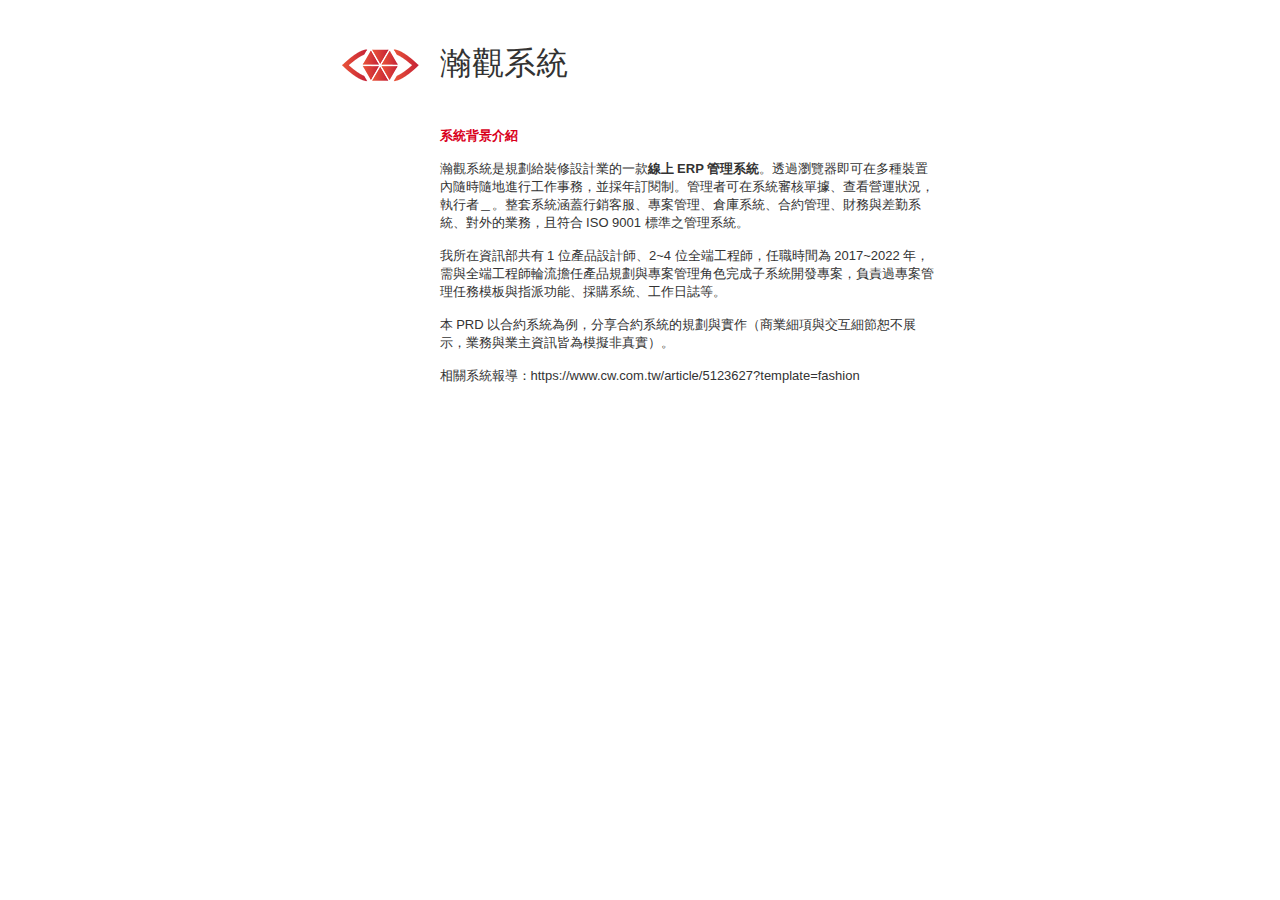
<file: home.html>
﻿<!DOCTYPE html>
<html>
  <head>
    <title>home</title>
    <meta http-equiv="X-UA-Compatible" content="IE=edge"/>
    <meta http-equiv="content-type" content="text/html; charset=utf-8"/>
    <link href="resources/css/axure_rp_page.css" type="text/css" rel="stylesheet"/>
    <link href="data/styles.css" type="text/css" rel="stylesheet"/>
    <link href="files/home/styles.css" type="text/css" rel="stylesheet"/>
    <link href="https://fonts.googleapis.com" rel="preconnect"/>
    <link href="https://fonts.gstatic.com" rel="preconnect"/>
    <link href="https://fonts.googleapis.com/css2?family=Inter:wght@100..900&display=swap" rel="stylesheet"/>
    <script src="resources/scripts/jquery-3.7.1.min.js"></script>
    <script src="resources/scripts/axure/axQuery.js"></script>
    <script src="resources/scripts/axure/globals.js"></script>
    <script src="resources/scripts/axutils.js"></script>
    <script src="resources/scripts/axure/annotation.js"></script>
    <script src="resources/scripts/axure/axQuery.std.js"></script>
    <script src="resources/scripts/axure/doc.js"></script>
    <script src="resources/scripts/messagecenter.js"></script>
    <script src="resources/scripts/axure/events.js"></script>
    <script src="resources/scripts/axure/recording.js"></script>
    <script src="resources/scripts/axure/action.js"></script>
    <script src="resources/scripts/axure/expr.js"></script>
    <script src="resources/scripts/axure/geometry.js"></script>
    <script src="resources/scripts/axure/flyout.js"></script>
    <script src="resources/scripts/axure/model.js"></script>
    <script src="resources/scripts/axure/repeater.js"></script>
    <script src="resources/scripts/axure/sto.js"></script>
    <script src="resources/scripts/axure/utils.temp.js"></script>
    <script src="resources/scripts/axure/variables.js"></script>
    <script src="resources/scripts/axure/drag.js"></script>
    <script src="resources/scripts/axure/move.js"></script>
    <script src="resources/scripts/axure/visibility.js"></script>
    <script src="resources/scripts/axure/style.js"></script>
    <script src="resources/scripts/axure/adaptive.js"></script>
    <script src="resources/scripts/axure/tree.js"></script>
    <script src="resources/scripts/axure/init.temp.js"></script>
    <script src="resources/scripts/axure/legacy.js"></script>
    <script src="resources/scripts/axure/viewer.js"></script>
    <script src="resources/scripts/axure/math.js"></script>
    <script src="resources/scripts/axure/jquery.nicescroll.min.js"></script>
    <script src="data/document.js"></script>
    <script src="files/home/data.js"></script>
    <script type="text/javascript">
      $axure.utils.getTransparentGifPath = function() { return 'resources/images/transparent.gif'; };
      $axure.utils.getOtherPath = function() { return 'resources/Other.html'; };
      $axure.utils.getReloadPath = function() { return 'resources/reload.html'; };
    </script>
  </head>
  <body>
    <div id="base" class="">

      <!-- Unnamed (Rectangle) -->
      <div id="u0" class="ax_default paragraph transition notrs">
        <div id="u0_div" class=""></div>
        <div id="u0_text" class="text ">
          <p><span style="font-family:&quot;PingFangTC-Semibold&quot;, &quot;PingFang TC Semibold&quot;, &quot;PingFang TC&quot;, sans-serif;font-weight:650;color:#D9001B;">系統背景介紹</span></p><p><span style="font-family:&quot;PingFangTC-Regular&quot;, &quot;PingFang TC&quot;, sans-serif;font-weight:400;"><br></span></p><p><span style="font-family:&quot;PingFangTC-Regular&quot;, &quot;PingFang TC&quot;, sans-serif;font-weight:400;">瀚觀系統是規劃給裝修設計業的一款</span><span style="font-family:&quot;PingFangTC-Semibold&quot;, &quot;PingFang TC Semibold&quot;, &quot;PingFang TC&quot;, sans-serif;font-weight:650;">線上 ERP 管理系統</span><span style="font-family:&quot;PingFangTC-Regular&quot;, &quot;PingFang TC&quot;, sans-serif;font-weight:400;">。透過瀏覽器即可在多種裝置內隨時隨地進行工作事務，並採年訂閱制。管理者可在系統審核單據、查看營運狀況，執行者＿。整套系統涵蓋行銷客服、專案管理、倉庫系統、合約管理、財務與差勤系統、對外的業務，且符合 ISO 9001 標準之管理系統。</span></p><p><span style="font-family:&quot;PingFangTC-Regular&quot;, &quot;PingFang TC&quot;, sans-serif;font-weight:400;"><br></span></p><p><span style="font-family:&quot;PingFangTC-Regular&quot;, &quot;PingFang TC&quot;, sans-serif;font-weight:400;">我所在資訊部共有 1 位產品設計師、2~4 位全端工程師，任職時間為 2017~2022 年，需與全端工程師輪流擔任產品規劃與專案管理角色完成子系統開發專案，負責過專案管理任務模板與指派功能、採購系統、工作日誌等。</span></p><p><span style="font-family:&quot;ArialMT&quot;, &quot;Arial&quot;, sans-serif;font-weight:400;"><br></span></p><p><span style="font-family:&quot;PingFangTC-Regular&quot;, &quot;PingFang TC&quot;, sans-serif;font-weight:400;">本 </span><span style="font-family:&quot;ArialMT&quot;, &quot;Arial&quot;, sans-serif;font-weight:400;">PRD </span><span style="font-family:&quot;PingFangTC-Regular&quot;, &quot;PingFang TC&quot;, sans-serif;font-weight:400;">以合約系統為例，分享合約系統的規劃與實作（商業細項與交互細節恕不展示，業務與業主資訊皆為模擬非真實）。</span></p><p><span style="font-family:&quot;PingFangTC-Regular&quot;, &quot;PingFang TC&quot;, sans-serif;font-weight:400;"><br></span></p><p><span style="font-family:&quot;PingFangTC-Regular&quot;, &quot;PingFang TC&quot;, sans-serif;font-weight:400;">相關系統報導：</span><span style="font-family:&quot;ArialMT&quot;, &quot;Arial&quot;, sans-serif;font-weight:400;">https://www.cw.com.tw/article/5123627?template=fashion</span></p>
        </div>
      </div>

      <!-- Unnamed (Group) -->
      <div id="u1" class="ax_default" data-left="50" data-top="40" data-width="228" data-height="51" layer-opacity="1">

        <!-- Unnamed (Image) -->
        <div id="u2" class="ax_default image transition notrs">
          <img id="u2_img" class="img " src="images/home/u2.png"/>
          <div id="u2_text" class="text " style="display:none; visibility: hidden">
            <p></p>
          </div>
        </div>

        <!-- Unnamed (Rectangle) -->
        <div id="u3" class="ax_default heading_1 transition notrs">
          <div id="u3_div" class=""></div>
          <div id="u3_text" class="text ">
            <p><span>瀚觀系統</span></p>
          </div>
        </div>
      </div>
    </div>
    <script src="resources/scripts/axure/ios.js"></script>
  </body>
</html>
</file>
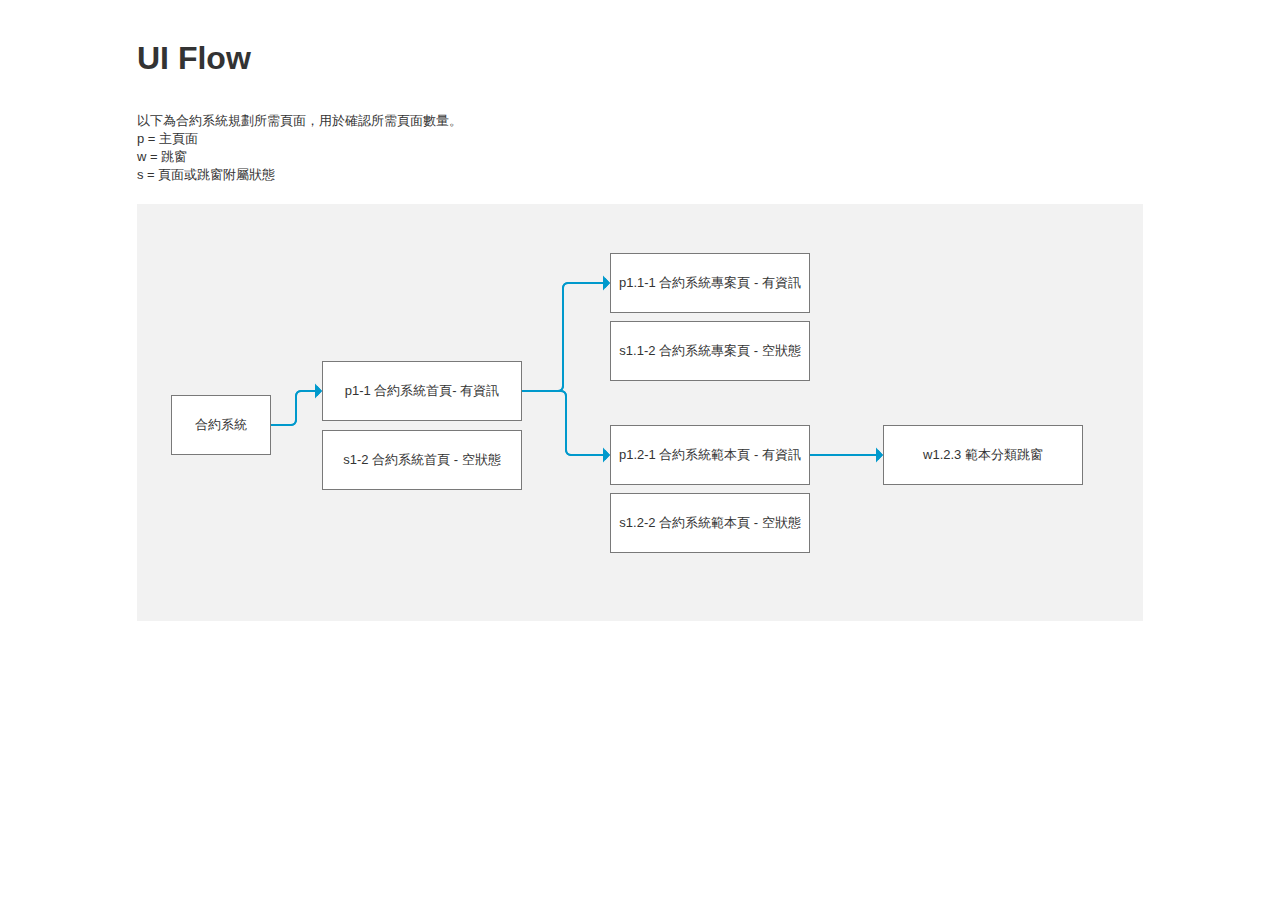
<file: ui_flow.html>
﻿<!DOCTYPE html>
<html>
  <head>
    <title>UI Flow</title>
    <meta http-equiv="X-UA-Compatible" content="IE=edge"/>
    <meta http-equiv="content-type" content="text/html; charset=utf-8"/>
    <link href="resources/css/axure_rp_page.css" type="text/css" rel="stylesheet"/>
    <link href="data/styles.css" type="text/css" rel="stylesheet"/>
    <link href="files/ui_flow/styles.css" type="text/css" rel="stylesheet"/>
    <link href="https://fonts.googleapis.com" rel="preconnect"/>
    <link href="https://fonts.gstatic.com" rel="preconnect"/>
    <link href="https://fonts.googleapis.com/css2?family=Inter:wght@100..900&display=swap" rel="stylesheet"/>
    <script src="resources/scripts/jquery-3.7.1.min.js"></script>
    <script src="resources/scripts/axure/axQuery.js"></script>
    <script src="resources/scripts/axure/globals.js"></script>
    <script src="resources/scripts/axutils.js"></script>
    <script src="resources/scripts/axure/annotation.js"></script>
    <script src="resources/scripts/axure/axQuery.std.js"></script>
    <script src="resources/scripts/axure/doc.js"></script>
    <script src="resources/scripts/messagecenter.js"></script>
    <script src="resources/scripts/axure/events.js"></script>
    <script src="resources/scripts/axure/recording.js"></script>
    <script src="resources/scripts/axure/action.js"></script>
    <script src="resources/scripts/axure/expr.js"></script>
    <script src="resources/scripts/axure/geometry.js"></script>
    <script src="resources/scripts/axure/flyout.js"></script>
    <script src="resources/scripts/axure/model.js"></script>
    <script src="resources/scripts/axure/repeater.js"></script>
    <script src="resources/scripts/axure/sto.js"></script>
    <script src="resources/scripts/axure/utils.temp.js"></script>
    <script src="resources/scripts/axure/variables.js"></script>
    <script src="resources/scripts/axure/drag.js"></script>
    <script src="resources/scripts/axure/move.js"></script>
    <script src="resources/scripts/axure/visibility.js"></script>
    <script src="resources/scripts/axure/style.js"></script>
    <script src="resources/scripts/axure/adaptive.js"></script>
    <script src="resources/scripts/axure/tree.js"></script>
    <script src="resources/scripts/axure/init.temp.js"></script>
    <script src="resources/scripts/axure/legacy.js"></script>
    <script src="resources/scripts/axure/viewer.js"></script>
    <script src="resources/scripts/axure/math.js"></script>
    <script src="resources/scripts/axure/jquery.nicescroll.min.js"></script>
    <script src="data/document.js"></script>
    <script src="files/ui_flow/data.js"></script>
    <script type="text/javascript">
      $axure.utils.getTransparentGifPath = function() { return 'resources/images/transparent.gif'; };
      $axure.utils.getOtherPath = function() { return 'resources/Other.html'; };
      $axure.utils.getReloadPath = function() { return 'resources/reload.html'; };
    </script>
  </head>
  <body>
    <div id="base" class="">

      <!-- Unnamed (Rectangle) -->
      <div id="u111" class="ax_default box_2 transition notrs">
        <div id="u111_div" class=""></div>
        <div id="u111_text" class="text " style="display:none; visibility: hidden">
          <p></p>
        </div>
      </div>

      <!-- Unnamed (Rectangle) -->
      <div id="u112" class="ax_default flow_shape transition notrs">
        <div id="u112_div" class=""></div>
        <div id="u112_text" class="text ">
          <p><span>合約系統</span></p>
        </div>
      </div>

      <!-- Unnamed (Rectangle) -->
      <div id="u113" class="ax_default flow_shape transition notrs">
        <div id="u113_div" class=""></div>
        <div id="u113_text" class="text ">
          <p><span>p1-1 合約系統首頁- 有資訊</span></p>
        </div>
      </div>

      <!-- Unnamed (Rectangle) -->
      <div id="u114" class="ax_default flow_shape transition notrs">
        <div id="u114_div" class=""></div>
        <div id="u114_text" class="text ">
          <p><span>p1.2-1 合約系統範本頁 - 有資訊</span></p>
        </div>
      </div>

      <!-- Unnamed (Rectangle) -->
      <div id="u115" class="ax_default flow_shape transition notrs">
        <div id="u115_div" class=""></div>
        <div id="u115_text" class="text ">
          <p><span>s1-2 合約系統首頁 - 空狀態</span></p>
        </div>
      </div>

      <!-- Unnamed (Connector) -->
      <div id="u116" class="ax_default connector">
        <img id="u116_seg0" class="img " src="images/ui_flow/u116_seg0.svg" alt="u116_seg0"/>
        <img id="u116_seg1" class="img " src="images/ui_flow/u116_seg1.svg" alt="u116_seg1"/>
        <img id="u116_seg2" class="img " src="images/ui_flow/u116_seg2.svg" alt="u116_seg2"/>
        <img id="u116_seg3" class="img " src="images/ui_flow/u116_seg3.svg" alt="u116_seg3"/>
        <div id="u116_text" class="text " style="display:none; visibility: hidden">
          <p></p>
        </div>
      </div>

      <!-- Unnamed (Rectangle) -->
      <div id="u117" class="ax_default flow_shape transition notrs">
        <div id="u117_div" class=""></div>
        <div id="u117_text" class="text ">
          <p><span>s1.2-2 合約系統範本頁 - 空狀態</span></p>
        </div>
      </div>

      <!-- Unnamed (Rectangle) -->
      <div id="u118" class="ax_default flow_shape transition notrs">
        <div id="u118_div" class=""></div>
        <div id="u118_text" class="text ">
          <p><span>p1.1-1 合約系統專案頁 - 有資訊</span></p>
        </div>
      </div>

      <!-- Unnamed (Rectangle) -->
      <div id="u119" class="ax_default flow_shape transition notrs">
        <div id="u119_div" class=""></div>
        <div id="u119_text" class="text ">
          <p><span>s1.1-2 合約系統專案頁 - 空狀態</span></p>
        </div>
      </div>

      <!-- Unnamed (Connector) -->
      <div id="u120" class="ax_default connector">
        <img id="u120_seg0" class="img " src="images/ui_flow/u120_seg0.svg" alt="u120_seg0"/>
        <img id="u120_seg1" class="img " src="images/ui_flow/u120_seg1.svg" alt="u120_seg1"/>
        <img id="u120_seg2" class="img " src="images/ui_flow/u120_seg2.svg" alt="u120_seg2"/>
        <img id="u120_seg3" class="img " src="images/ui_flow/u120_seg3.svg" alt="u120_seg3"/>
        <div id="u120_text" class="text " style="display:none; visibility: hidden">
          <p></p>
        </div>
      </div>

      <!-- Unnamed (Connector) -->
      <div id="u121" class="ax_default connector">
        <img id="u121_seg0" class="img " src="images/ui_flow/u121_seg0.svg" alt="u121_seg0"/>
        <img id="u121_seg1" class="img " src="images/ui_flow/u121_seg1.svg" alt="u121_seg1"/>
        <img id="u121_seg2" class="img " src="images/ui_flow/u121_seg2.svg" alt="u121_seg2"/>
        <img id="u121_seg3" class="img " src="images/ui_flow/u121_seg3.svg" alt="u121_seg3"/>
        <div id="u121_text" class="text " style="display:none; visibility: hidden">
          <p></p>
        </div>
      </div>

      <!-- Unnamed (Rectangle) -->
      <div id="u122" class="ax_default flow_shape transition notrs">
        <div id="u122_div" class=""></div>
        <div id="u122_text" class="text ">
          <p><span>w1.2.3 範本分類跳窗</span></p>
        </div>
      </div>

      <!-- Unnamed (Connector) -->
      <div id="u123" class="ax_default connector">
        <img id="u123_seg0" class="img " src="images/ui_flow/u123_seg0.svg" alt="u123_seg0"/>
        <img id="u123_seg1" class="img " src="images/ui_flow/u123_seg1.svg" alt="u123_seg1"/>
        <div id="u123_text" class="text " style="display:none; visibility: hidden">
          <p></p>
        </div>
      </div>

      <!-- Unnamed (Rectangle) -->
      <div id="u124" class="ax_default heading_1 transition notrs">
        <div id="u124_div" class=""></div>
        <div id="u124_text" class="text ">
          <p><span>UI Flow</span></p>
        </div>
      </div>

      <!-- Unnamed (Rectangle) -->
      <div id="u125" class="ax_default paragraph transition notrs">
        <div id="u125_div" class=""></div>
        <div id="u125_text" class="text ">
          <p><span>以下為合約系統規劃所需頁面，用於確認所需頁面數量。</span></p><p><span>p = 主頁面</span></p><p><span>w = 跳窗</span></p><p><span>s = 頁面或跳窗附屬狀態</span></p>
        </div>
      </div>
    </div>
    <script src="resources/scripts/axure/ios.js"></script>
  </body>
</html>
</file>
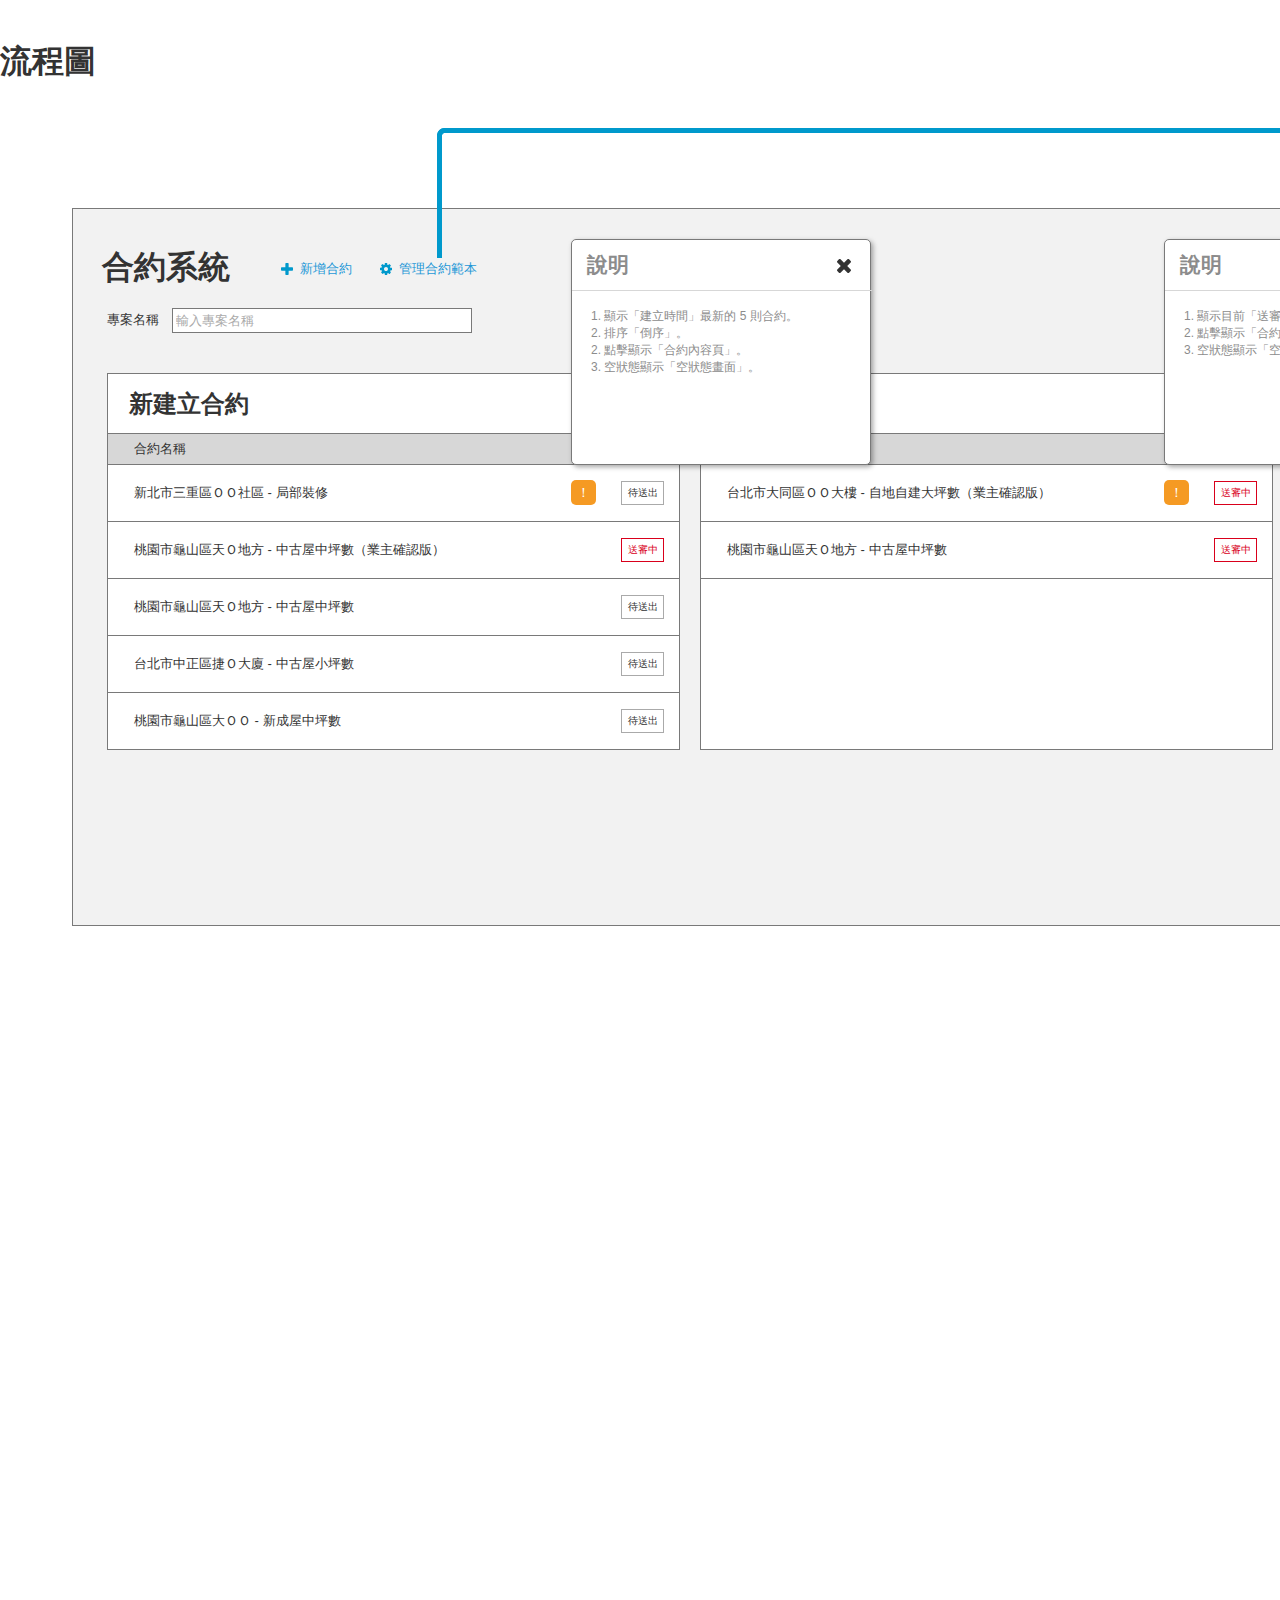
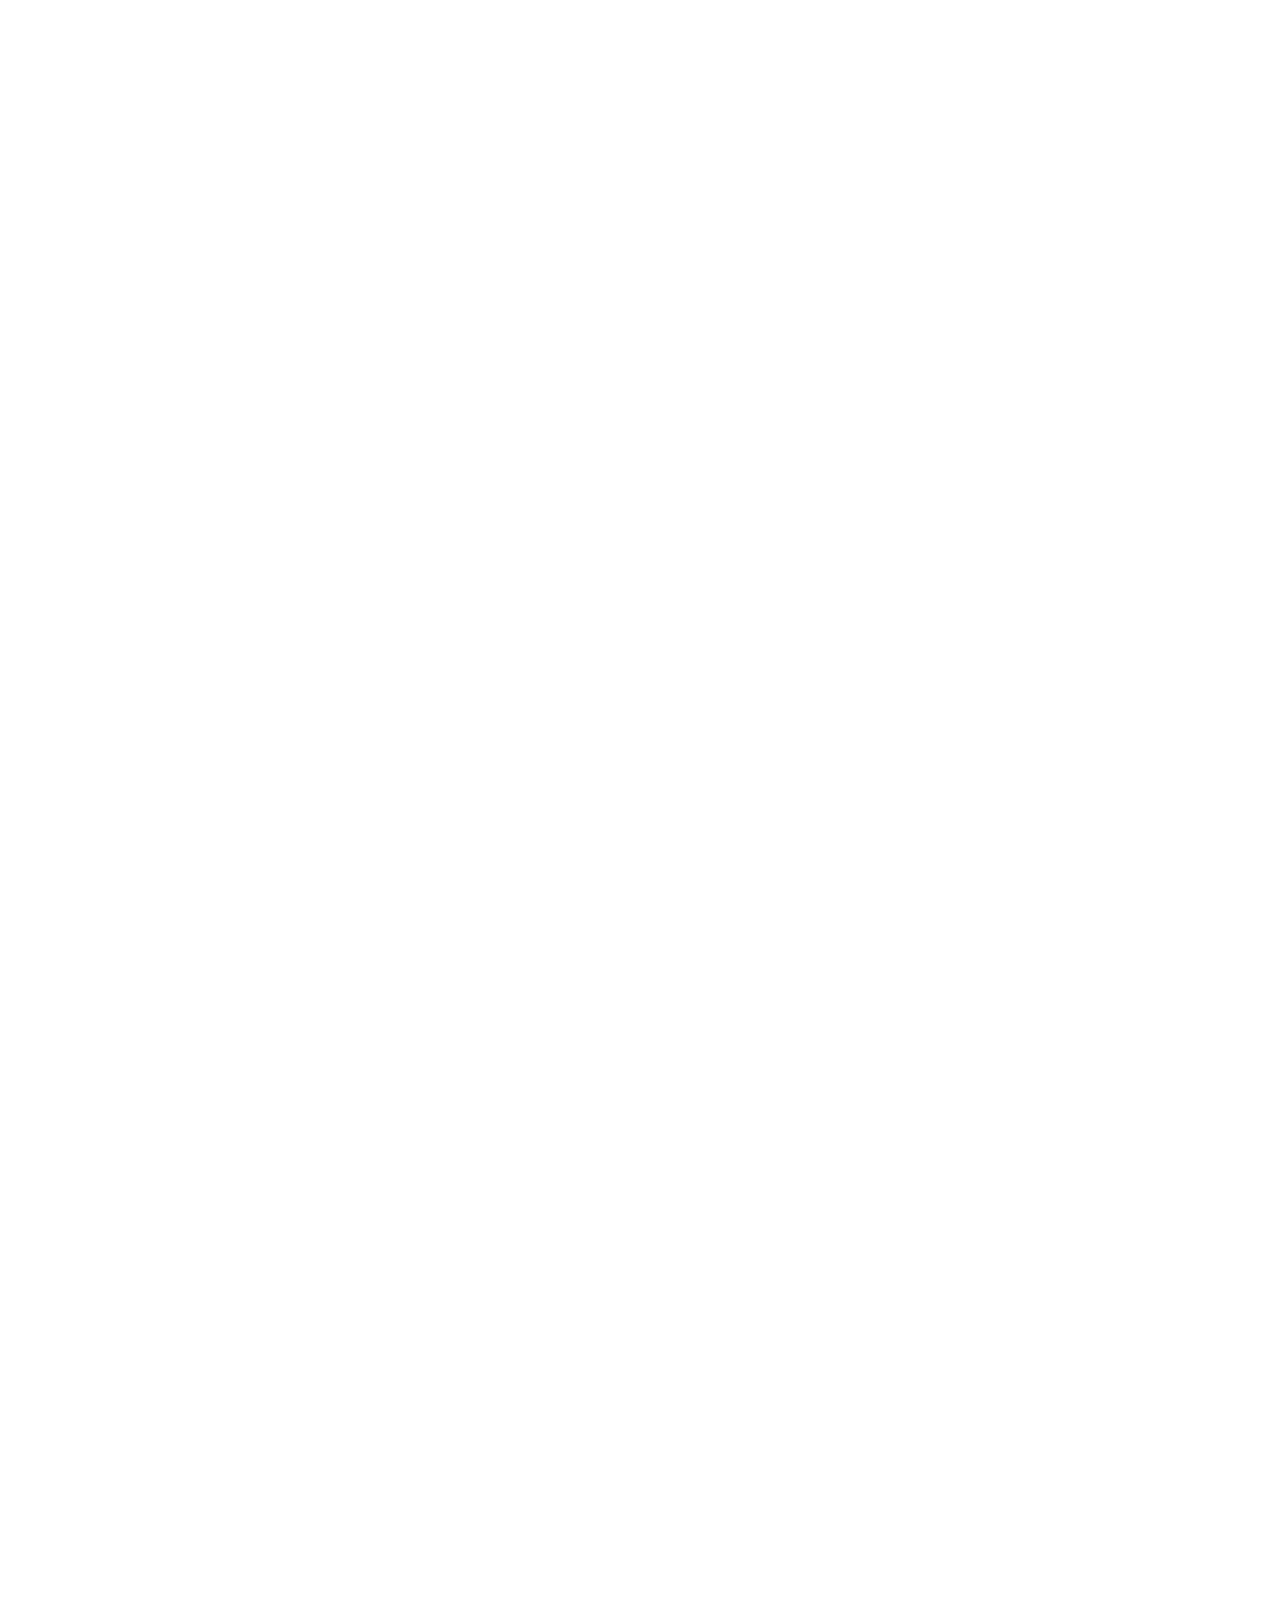
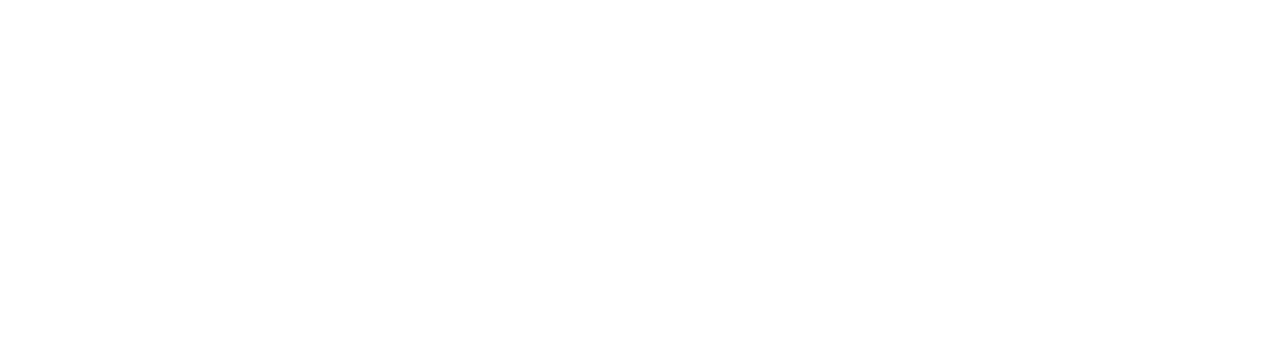
<file: 合約範本.html>
﻿<!DOCTYPE html>
<html>
  <head>
    <title>合約範本</title>
    <meta http-equiv="X-UA-Compatible" content="IE=edge"/>
    <meta http-equiv="content-type" content="text/html; charset=utf-8"/>
    <link href="resources/css/axure_rp_page.css" type="text/css" rel="stylesheet"/>
    <link href="data/styles.css" type="text/css" rel="stylesheet"/>
    <link href="files/合約範本/styles.css" type="text/css" rel="stylesheet"/>
    <link href="https://fonts.googleapis.com" rel="preconnect"/>
    <link href="https://fonts.gstatic.com" rel="preconnect"/>
    <link href="https://fonts.googleapis.com/css2?family=Inter:wght@100..900&display=swap" rel="stylesheet"/>
    <script src="resources/scripts/jquery-3.7.1.min.js"></script>
    <script src="resources/scripts/axure/axQuery.js"></script>
    <script src="resources/scripts/axure/globals.js"></script>
    <script src="resources/scripts/axutils.js"></script>
    <script src="resources/scripts/axure/annotation.js"></script>
    <script src="resources/scripts/axure/axQuery.std.js"></script>
    <script src="resources/scripts/axure/doc.js"></script>
    <script src="resources/scripts/messagecenter.js"></script>
    <script src="resources/scripts/axure/events.js"></script>
    <script src="resources/scripts/axure/recording.js"></script>
    <script src="resources/scripts/axure/action.js"></script>
    <script src="resources/scripts/axure/expr.js"></script>
    <script src="resources/scripts/axure/geometry.js"></script>
    <script src="resources/scripts/axure/flyout.js"></script>
    <script src="resources/scripts/axure/model.js"></script>
    <script src="resources/scripts/axure/repeater.js"></script>
    <script src="resources/scripts/axure/sto.js"></script>
    <script src="resources/scripts/axure/utils.temp.js"></script>
    <script src="resources/scripts/axure/variables.js"></script>
    <script src="resources/scripts/axure/drag.js"></script>
    <script src="resources/scripts/axure/move.js"></script>
    <script src="resources/scripts/axure/visibility.js"></script>
    <script src="resources/scripts/axure/style.js"></script>
    <script src="resources/scripts/axure/adaptive.js"></script>
    <script src="resources/scripts/axure/tree.js"></script>
    <script src="resources/scripts/axure/init.temp.js"></script>
    <script src="resources/scripts/axure/legacy.js"></script>
    <script src="resources/scripts/axure/viewer.js"></script>
    <script src="resources/scripts/axure/math.js"></script>
    <script src="resources/scripts/axure/jquery.nicescroll.min.js"></script>
    <script src="data/document.js"></script>
    <script src="files/合約範本/data.js"></script>
    <script type="text/javascript">
      $axure.utils.getTransparentGifPath = function() { return 'resources/images/transparent.gif'; };
      $axure.utils.getOtherPath = function() { return 'resources/Other.html'; };
      $axure.utils.getReloadPath = function() { return 'resources/reload.html'; };
    </script>
  </head>
  <body>
    <div id="base" class="">

      <!-- Unnamed (Group) -->
      <div id="u126" class="ax_default" data-left="122" data-top="208" data-width="1240" data-height="718" layer-opacity="1">

        <!-- Unnamed (Rectangle) -->
        <div id="u127" class="ax_default box_1 transition notrs">
          <div id="u127_div" class=""></div>
          <div id="u127_text" class="text " style="display:none; visibility: hidden">
            <p></p>
          </div>
        </div>

        <!-- Unnamed (Rectangle) -->
        <div id="u128" class="ax_default heading_1 transition notrs">
          <div id="u128_div" class=""></div>
          <div id="u128_text" class="text ">
            <p><span>合約系統</span></p>
          </div>
        </div>

        <!-- Unnamed (Group) -->
        <div id="u129" class="ax_default" data-left="157" data-top="308" data-width="365" data-height="25" layer-opacity="1">

          <!-- Unnamed (Rectangle) -->
          <div id="u130" class="ax_default label transition notrs">
            <div id="u130_div" class=""></div>
            <div id="u130_text" class="text ">
              <p><span>專案名稱</span></p>
            </div>
          </div>

          <!-- Unnamed (Text field) -->
          <div id="u131" class="ax_default text_field transition notrs">
            <div id="u131_div" class=""></div>
            <input id="u131_input" type="text" value="輸入專案名稱" class="u131_input"/>
          </div>
        </div>

        <!-- Unnamed (Group) -->
        <div id="u132" class="ax_default" data-left="331" data-top="258" data-width="74" data-height="22" layer-opacity="1">

          <!-- Unnamed (Rectangle) -->
          <div id="u133" class="ax_default link_button transition notrs">
            <div id="u133_div" class=""></div>
            <div id="u133_text" class="text ">
              <p><span>新增合約</span></p>
            </div>
          </div>

          <!-- Unnamed (Shape) -->
          <div id="u134" class="ax_default icon transition notrs">
            <svg data="images/合約範本/u134.svg" id="u134_img" class="img generatedImage">

  <defs>
    <pattern id="u134_img_bgp" patternUnits="userSpaceOnUse" alignment="0 0" imageRepeat="None" />
    <mask fill="white" id="u134_img_cl248">
      <path d="M 11.761363636363637 4.6022727272727275  C 11.920454545454547 4.761363636363635  12 4.954545454545454  12 5.181818181818182  L 12 6.8181818181818175  C 12 7.045454545454546  11.920454545454547 7.238636363636363  11.761363636363637 7.3977272727272725  C 11.602272727272728 7.556818181818181  11.40909090909091 7.636363636363637  11.181818181818182 7.636363636363637  L 7.636363636363637 7.636363636363637  L 7.636363636363637 11.181818181818183  C 7.636363636363637 11.40909090909091  7.556818181818182 11.602272727272727  7.3977272727272725 11.761363636363637  C 7.238636363636365 11.920454545454547  7.045454545454546 12  6.818181818181818 12  L 5.181818181818182 12  C 4.954545454545455 12  4.761363636363637 11.920454545454547  4.6022727272727275 11.761363636363637  C 4.443181818181818 11.602272727272727  4.363636363636363 11.40909090909091  4.363636363636363 11.181818181818183  L 4.363636363636363 7.636363636363637  L 0.8181818181818181 7.636363636363637  C 0.5909090909090909 7.636363636363637  0.3977272727272728 7.556818181818181  0.23863636363636365 7.3977272727272725  C 0.07954545454545453 7.238636363636363  0 7.045454545454546  0 6.8181818181818175  L 0 5.181818181818182  C 0 4.954545454545454  0.07954545454545453 4.761363636363635  0.23863636363636365 4.6022727272727275  C 0.3977272727272728 4.443181818181818  0.5909090909090909 4.363636363636363  0.8181818181818181 4.363636363636363  L 4.363636363636363 4.363636363636363  L 4.363636363636363 0.8181818181818188  C 4.363636363636363 0.5909090909090904  4.443181818181818 0.39772727272727204  4.6022727272727275 0.23863636363636376  C 4.761363636363637 0.07954545454545414  4.954545454545455 0  5.181818181818182 0  L 6.818181818181818 0  C 7.045454545454546 0  7.238636363636365 0.07954545454545414  7.3977272727272725 0.23863636363636376  C 7.556818181818182 0.39772727272727204  7.636363636363637 0.5909090909090904  7.636363636363637 0.8181818181818188  L 7.636363636363637 4.363636363636363  L 11.181818181818182 4.363636363636363  C 11.40909090909091 4.363636363636363  11.602272727272728 4.443181818181818  11.761363636363637 4.6022727272727275  Z " fill-rule="evenodd" />
    </mask>
  </defs>
  <g transform="matrix(1 0 0 1 -331 -263 )">
    <path d="M 11.761363636363637 4.6022727272727275  C 11.920454545454547 4.761363636363635  12 4.954545454545454  12 5.181818181818182  L 12 6.8181818181818175  C 12 7.045454545454546  11.920454545454547 7.238636363636363  11.761363636363637 7.3977272727272725  C 11.602272727272728 7.556818181818181  11.40909090909091 7.636363636363637  11.181818181818182 7.636363636363637  L 7.636363636363637 7.636363636363637  L 7.636363636363637 11.181818181818183  C 7.636363636363637 11.40909090909091  7.556818181818182 11.602272727272727  7.3977272727272725 11.761363636363637  C 7.238636363636365 11.920454545454547  7.045454545454546 12  6.818181818181818 12  L 5.181818181818182 12  C 4.954545454545455 12  4.761363636363637 11.920454545454547  4.6022727272727275 11.761363636363637  C 4.443181818181818 11.602272727272727  4.363636363636363 11.40909090909091  4.363636363636363 11.181818181818183  L 4.363636363636363 7.636363636363637  L 0.8181818181818181 7.636363636363637  C 0.5909090909090909 7.636363636363637  0.3977272727272728 7.556818181818181  0.23863636363636365 7.3977272727272725  C 0.07954545454545453 7.238636363636363  0 7.045454545454546  0 6.8181818181818175  L 0 5.181818181818182  C 0 4.954545454545454  0.07954545454545453 4.761363636363635  0.23863636363636365 4.6022727272727275  C 0.3977272727272728 4.443181818181818  0.5909090909090909 4.363636363636363  0.8181818181818181 4.363636363636363  L 4.363636363636363 4.363636363636363  L 4.363636363636363 0.8181818181818188  C 4.363636363636363 0.5909090909090904  4.443181818181818 0.39772727272727204  4.6022727272727275 0.23863636363636376  C 4.761363636363637 0.07954545454545414  4.954545454545455 0  5.181818181818182 0  L 6.818181818181818 0  C 7.045454545454546 0  7.238636363636365 0.07954545454545414  7.3977272727272725 0.23863636363636376  C 7.556818181818182 0.39772727272727204  7.636363636363637 0.5909090909090904  7.636363636363637 0.8181818181818188  L 7.636363636363637 4.363636363636363  L 11.181818181818182 4.363636363636363  C 11.40909090909091 4.363636363636363  11.602272727272728 4.443181818181818  11.761363636363637 4.6022727272727275  Z " fill-rule="nonzero" fill="rgba(0, 153, 204, 1)" stroke="none" transform="matrix(1 0 0 1 331 263 )" class="fill" />
    <path d="M 11.761363636363637 4.6022727272727275  C 11.920454545454547 4.761363636363635  12 4.954545454545454  12 5.181818181818182  L 12 6.8181818181818175  C 12 7.045454545454546  11.920454545454547 7.238636363636363  11.761363636363637 7.3977272727272725  C 11.602272727272728 7.556818181818181  11.40909090909091 7.636363636363637  11.181818181818182 7.636363636363637  L 7.636363636363637 7.636363636363637  L 7.636363636363637 11.181818181818183  C 7.636363636363637 11.40909090909091  7.556818181818182 11.602272727272727  7.3977272727272725 11.761363636363637  C 7.238636363636365 11.920454545454547  7.045454545454546 12  6.818181818181818 12  L 5.181818181818182 12  C 4.954545454545455 12  4.761363636363637 11.920454545454547  4.6022727272727275 11.761363636363637  C 4.443181818181818 11.602272727272727  4.363636363636363 11.40909090909091  4.363636363636363 11.181818181818183  L 4.363636363636363 7.636363636363637  L 0.8181818181818181 7.636363636363637  C 0.5909090909090909 7.636363636363637  0.3977272727272728 7.556818181818181  0.23863636363636365 7.3977272727272725  C 0.07954545454545453 7.238636363636363  0 7.045454545454546  0 6.8181818181818175  L 0 5.181818181818182  C 0 4.954545454545454  0.07954545454545453 4.761363636363635  0.23863636363636365 4.6022727272727275  C 0.3977272727272728 4.443181818181818  0.5909090909090909 4.363636363636363  0.8181818181818181 4.363636363636363  L 4.363636363636363 4.363636363636363  L 4.363636363636363 0.8181818181818188  C 4.363636363636363 0.5909090909090904  4.443181818181818 0.39772727272727204  4.6022727272727275 0.23863636363636376  C 4.761363636363637 0.07954545454545414  4.954545454545455 0  5.181818181818182 0  L 6.818181818181818 0  C 7.045454545454546 0  7.238636363636365 0.07954545454545414  7.3977272727272725 0.23863636363636376  C 7.556818181818182 0.39772727272727204  7.636363636363637 0.5909090909090904  7.636363636363637 0.8181818181818188  L 7.636363636363637 4.363636363636363  L 11.181818181818182 4.363636363636363  C 11.40909090909091 4.363636363636363  11.602272727272728 4.443181818181818  11.761363636363637 4.6022727272727275  Z " stroke-width="0" stroke-dasharray="0" stroke="rgba(255, 255, 255, 0)" fill="none" transform="matrix(1 0 0 1 331 263 )" class="stroke" mask="url(#u134_img_cl248)" />
  </g>
            </svg>
            <div id="u134_text" class="text " style="display:none; visibility: hidden">
              <p></p>
            </div>
          </div>
        </div>

        <!-- Unnamed (Group) -->
        <div id="u135" class="ax_default" data-left="750" data-top="373" data-width="573" data-height="377" layer-opacity="1">

          <!-- Unnamed (Rectangle) -->
          <div id="u136" class="ax_default box_1 transition notrs">
            <div id="u136_div" class=""></div>
            <div id="u136_text" class="text " style="display:none; visibility: hidden">
              <p></p>
            </div>
          </div>

          <!-- Unnamed (Rectangle) -->
          <div id="u137" class="ax_default heading_2 transition notrs">
            <div id="u137_div" class=""></div>
            <div id="u137_text" class="text ">
              <p><span>送審中合約</span></p>
            </div>
          </div>

          <!-- Unnamed (Line) -->
          <div id="u138" class="ax_default line transition notrs">
            <svg data="images/合約範本/u138.svg" id="u138_img" class="img generatedImage">

  <g transform="matrix(1 0 0 1 -750 -433 )">
    <path d="M 0 0.5  L 573 0.5  " stroke-width="1" stroke-dasharray="0" stroke="rgba(121, 121, 121, 1)" fill="none" transform="matrix(1 0 0 1 750 433 )" class="stroke" />
  </g>
            </svg>
            <div id="u138_text" class="text " style="display:none; visibility: hidden">
              <p></p>
            </div>
          </div>

          <!-- Unnamed (Line) -->
          <div id="u139" class="ax_default line transition notrs">
            <svg data="images/合約範本/u138.svg" id="u139_img" class="img generatedImage">

  <g transform="matrix(1 0 0 1 -750 -433 )">
    <path d="M 0 0.5  L 573 0.5  " stroke-width="1" stroke-dasharray="0" stroke="rgba(121, 121, 121, 1)" fill="none" transform="matrix(1 0 0 1 750 433 )" class="stroke" />
  </g>
            </svg>
            <div id="u139_text" class="text " style="display:none; visibility: hidden">
              <p></p>
            </div>
          </div>

          <!-- Unnamed (Rectangle) -->
          <div id="u140" class="ax_default box_3 transition notrs">
            <div id="u140_div" class=""></div>
            <div id="u140_text" class="text " style="display:none; visibility: hidden">
              <p></p>
            </div>
          </div>

          <!-- Unnamed (Rectangle) -->
          <div id="u141" class="ax_default label transition notrs">
            <div id="u141_div" class=""></div>
            <div id="u141_text" class="text ">
              <p><span>合約名稱</span></p>
            </div>
          </div>

          <!-- Unnamed (Rectangle) -->
          <div id="u142" class="ax_default label transition notrs">
            <div id="u142_div" class=""></div>
            <div id="u142_text" class="text ">
              <p><span>狀態</span></p>
            </div>
          </div>

          <!-- Unnamed (Group) -->
          <div id="u143" class="ax_default" data-left="750" data-top="481" data-width="573" data-height="41" layer-opacity="1">

            <!-- Unnamed (Rectangle) -->
            <div id="u144" class="ax_default label transition notrs">
              <div id="u144_div" class=""></div>
              <div id="u144_text" class="text ">
                <p><span style="font-family:&quot;PingFangTC-Regular&quot;, &quot;PingFang TC&quot;, sans-serif;">台北市大同區ＯＯ大樓</span><span style="font-family:&quot;ArialMT&quot;, &quot;Arial&quot;, sans-serif;"> - </span><span style="font-family:&quot;PingFangTC-Regular&quot;, &quot;PingFang TC&quot;, sans-serif;">自地自建大坪數（業主確認版）</span></p>
              </div>
            </div>

            <!-- Unnamed (Group) -->
            <div id="u145" class="ax_default" data-left="1264" data-top="481" data-width="43" data-height="24" layer-opacity="1">

              <!-- Unnamed (Rectangle) -->
              <div id="u146" class="ax_default box_1 transition notrs">
                <div id="u146_div" class=""></div>
                <div id="u146_text" class="text " style="display:none; visibility: hidden">
                  <p></p>
                </div>
              </div>

              <!-- Unnamed (Rectangle) -->
              <div id="u147" class="ax_default label transition notrs">
                <div id="u147_div" class=""></div>
                <div id="u147_text" class="text ">
                  <p><span>送審中</span></p>
                </div>
              </div>
            </div>

            <!-- Unnamed (Line) -->
            <div id="u148" class="ax_default line transition notrs">
              <svg data="images/合約範本/u138.svg" id="u148_img" class="img generatedImage">

  <g transform="matrix(1 0 0 1 -750 -433 )">
    <path d="M 0 0.5  L 573 0.5  " stroke-width="1" stroke-dasharray="0" stroke="rgba(121, 121, 121, 1)" fill="none" transform="matrix(1 0 0 1 750 433 )" class="stroke" />
  </g>
              </svg>
              <div id="u148_text" class="text " style="display:none; visibility: hidden">
                <p></p>
              </div>
            </div>
          </div>

          <!-- Unnamed (Group) -->
          <div id="u149" class="ax_default" data-left="750" data-top="538" data-width="573" data-height="41" layer-opacity="1">

            <!-- Unnamed (Rectangle) -->
            <div id="u150" class="ax_default label transition notrs">
              <div id="u150_div" class=""></div>
              <div id="u150_text" class="text ">
                <p><span style="font-family:&quot;PingFangTC-Regular&quot;, &quot;PingFang TC&quot;, sans-serif;">桃園市龜山區天Ｏ地方</span><span style="font-family:&quot;ArialMT&quot;, &quot;Arial&quot;, sans-serif;"> - </span><span style="font-family:&quot;PingFangTC-Regular&quot;, &quot;PingFang TC&quot;, sans-serif;">中古屋中坪數</span></p>
              </div>
            </div>

            <!-- Unnamed (Group) -->
            <div id="u151" class="ax_default" data-left="1264" data-top="538" data-width="43" data-height="24" layer-opacity="1">

              <!-- Unnamed (Rectangle) -->
              <div id="u152" class="ax_default box_1 transition notrs">
                <div id="u152_div" class=""></div>
                <div id="u152_text" class="text " style="display:none; visibility: hidden">
                  <p></p>
                </div>
              </div>

              <!-- Unnamed (Rectangle) -->
              <div id="u153" class="ax_default label transition notrs">
                <div id="u153_div" class=""></div>
                <div id="u153_text" class="text ">
                  <p><span>送審中</span></p>
                </div>
              </div>
            </div>

            <!-- Unnamed (Line) -->
            <div id="u154" class="ax_default line transition notrs">
              <svg data="images/合約範本/u138.svg" id="u154_img" class="img generatedImage">

  <g transform="matrix(1 0 0 1 -750 -433 )">
    <path d="M 0 0.5  L 573 0.5  " stroke-width="1" stroke-dasharray="0" stroke="rgba(121, 121, 121, 1)" fill="none" transform="matrix(1 0 0 1 750 433 )" class="stroke" />
  </g>
              </svg>
              <div id="u154_text" class="text " style="display:none; visibility: hidden">
                <p></p>
              </div>
            </div>
          </div>
        </div>

        <!-- Unnamed (Group) -->
        <div id="u155" class="ax_default" data-left="157" data-top="373" data-width="573" data-height="377" layer-opacity="1">

          <!-- Unnamed (Rectangle) -->
          <div id="u156" class="ax_default box_1 transition notrs">
            <div id="u156_div" class=""></div>
            <div id="u156_text" class="text " style="display:none; visibility: hidden">
              <p></p>
            </div>
          </div>

          <!-- Unnamed (Rectangle) -->
          <div id="u157" class="ax_default heading_2 transition notrs">
            <div id="u157_div" class=""></div>
            <div id="u157_text" class="text ">
              <p><span>新建立合約</span></p>
            </div>
          </div>

          <!-- Unnamed (Line) -->
          <div id="u158" class="ax_default line transition notrs">
            <svg data="images/合約範本/u138.svg" id="u158_img" class="img generatedImage">

  <g transform="matrix(1 0 0 1 -750 -433 )">
    <path d="M 0 0.5  L 573 0.5  " stroke-width="1" stroke-dasharray="0" stroke="rgba(121, 121, 121, 1)" fill="none" transform="matrix(1 0 0 1 750 433 )" class="stroke" />
  </g>
            </svg>
            <div id="u158_text" class="text " style="display:none; visibility: hidden">
              <p></p>
            </div>
          </div>

          <!-- Unnamed (Line) -->
          <div id="u159" class="ax_default line transition notrs">
            <svg data="images/合約範本/u138.svg" id="u159_img" class="img generatedImage">

  <g transform="matrix(1 0 0 1 -750 -433 )">
    <path d="M 0 0.5  L 573 0.5  " stroke-width="1" stroke-dasharray="0" stroke="rgba(121, 121, 121, 1)" fill="none" transform="matrix(1 0 0 1 750 433 )" class="stroke" />
  </g>
            </svg>
            <div id="u159_text" class="text " style="display:none; visibility: hidden">
              <p></p>
            </div>
          </div>

          <!-- Unnamed (Rectangle) -->
          <div id="u160" class="ax_default box_3 transition notrs">
            <div id="u160_div" class=""></div>
            <div id="u160_text" class="text " style="display:none; visibility: hidden">
              <p></p>
            </div>
          </div>

          <!-- Unnamed (Rectangle) -->
          <div id="u161" class="ax_default label transition notrs">
            <div id="u161_div" class=""></div>
            <div id="u161_text" class="text ">
              <p><span>合約名稱</span></p>
            </div>
          </div>

          <!-- Unnamed (Rectangle) -->
          <div id="u162" class="ax_default label transition notrs">
            <div id="u162_div" class=""></div>
            <div id="u162_text" class="text ">
              <p><span>狀態</span></p>
            </div>
          </div>

          <!-- Unnamed (Group) -->
          <div id="u163" class="ax_default" data-left="157" data-top="481" data-width="573" data-height="41" layer-opacity="1">

            <!-- Unnamed (Rectangle) -->
            <div id="u164" class="ax_default label transition notrs">
              <div id="u164_div" class=""></div>
              <div id="u164_text" class="text ">
                <p><span style="font-family:&quot;PingFangTC-Regular&quot;, &quot;PingFang TC&quot;, sans-serif;">新北市三重區ＯＯ社區</span><span style="font-family:&quot;ArialMT&quot;, &quot;Arial&quot;, sans-serif;"> - </span><span style="font-family:&quot;PingFangTC-Regular&quot;, &quot;PingFang TC&quot;, sans-serif;">局部裝修</span></p>
              </div>
            </div>

            <!-- Unnamed (Group) -->
            <div id="u165" class="ax_default" data-left="671" data-top="481" data-width="43" data-height="24" layer-opacity="1">

              <!-- Unnamed (Rectangle) -->
              <div id="u166" class="ax_default box_1 transition notrs">
                <div id="u166_div" class=""></div>
                <div id="u166_text" class="text " style="display:none; visibility: hidden">
                  <p></p>
                </div>
              </div>

              <!-- Unnamed (Rectangle) -->
              <div id="u167" class="ax_default label transition notrs">
                <div id="u167_div" class=""></div>
                <div id="u167_text" class="text ">
                  <p><span>待送出</span></p>
                </div>
              </div>
            </div>

            <!-- Unnamed (Line) -->
            <div id="u168" class="ax_default line transition notrs">
              <svg data="images/合約範本/u138.svg" id="u168_img" class="img generatedImage">

  <g transform="matrix(1 0 0 1 -750 -433 )">
    <path d="M 0 0.5  L 573 0.5  " stroke-width="1" stroke-dasharray="0" stroke="rgba(121, 121, 121, 1)" fill="none" transform="matrix(1 0 0 1 750 433 )" class="stroke" />
  </g>
              </svg>
              <div id="u168_text" class="text " style="display:none; visibility: hidden">
                <p></p>
              </div>
            </div>
          </div>

          <!-- Unnamed (Group) -->
          <div id="u169" class="ax_default" data-left="157" data-top="538" data-width="573" data-height="41" layer-opacity="1">

            <!-- Unnamed (Rectangle) -->
            <div id="u170" class="ax_default label transition notrs">
              <div id="u170_div" class=""></div>
              <div id="u170_text" class="text ">
                <p><span style="font-family:&quot;PingFangTC-Regular&quot;, &quot;PingFang TC&quot;, sans-serif;">桃園市龜山區天Ｏ地方</span><span style="font-family:&quot;ArialMT&quot;, &quot;Arial&quot;, sans-serif;"> - </span><span style="font-family:&quot;PingFangTC-Regular&quot;, &quot;PingFang TC&quot;, sans-serif;">中古屋中坪數（業主確認版）</span></p>
              </div>
            </div>

            <!-- Unnamed (Group) -->
            <div id="u171" class="ax_default" data-left="671" data-top="538" data-width="43" data-height="24" layer-opacity="1">

              <!-- Unnamed (Rectangle) -->
              <div id="u172" class="ax_default box_1 transition notrs">
                <div id="u172_div" class=""></div>
                <div id="u172_text" class="text " style="display:none; visibility: hidden">
                  <p></p>
                </div>
              </div>

              <!-- Unnamed (Rectangle) -->
              <div id="u173" class="ax_default label transition notrs">
                <div id="u173_div" class=""></div>
                <div id="u173_text" class="text ">
                  <p><span>送審中</span></p>
                </div>
              </div>
            </div>

            <!-- Unnamed (Line) -->
            <div id="u174" class="ax_default line transition notrs">
              <svg data="images/合約範本/u138.svg" id="u174_img" class="img generatedImage">

  <g transform="matrix(1 0 0 1 -750 -433 )">
    <path d="M 0 0.5  L 573 0.5  " stroke-width="1" stroke-dasharray="0" stroke="rgba(121, 121, 121, 1)" fill="none" transform="matrix(1 0 0 1 750 433 )" class="stroke" />
  </g>
              </svg>
              <div id="u174_text" class="text " style="display:none; visibility: hidden">
                <p></p>
              </div>
            </div>
          </div>

          <!-- Unnamed (Group) -->
          <div id="u175" class="ax_default" data-left="157" data-top="595" data-width="573" data-height="41" layer-opacity="1">

            <!-- Unnamed (Rectangle) -->
            <div id="u176" class="ax_default label transition notrs">
              <div id="u176_div" class=""></div>
              <div id="u176_text" class="text ">
                <p><span style="font-family:&quot;PingFangTC-Regular&quot;, &quot;PingFang TC&quot;, sans-serif;">桃園市龜山區天Ｏ地方</span><span style="font-family:&quot;ArialMT&quot;, &quot;Arial&quot;, sans-serif;"> - </span><span style="font-family:&quot;PingFangTC-Regular&quot;, &quot;PingFang TC&quot;, sans-serif;">中古屋中坪數</span></p>
              </div>
            </div>

            <!-- Unnamed (Group) -->
            <div id="u177" class="ax_default" data-left="671" data-top="595" data-width="43" data-height="24" layer-opacity="1">

              <!-- Unnamed (Rectangle) -->
              <div id="u178" class="ax_default box_1 transition notrs">
                <div id="u178_div" class=""></div>
                <div id="u178_text" class="text " style="display:none; visibility: hidden">
                  <p></p>
                </div>
              </div>

              <!-- Unnamed (Rectangle) -->
              <div id="u179" class="ax_default label transition notrs">
                <div id="u179_div" class=""></div>
                <div id="u179_text" class="text ">
                  <p><span>待送出</span></p>
                </div>
              </div>
            </div>

            <!-- Unnamed (Line) -->
            <div id="u180" class="ax_default line transition notrs">
              <svg data="images/合約範本/u138.svg" id="u180_img" class="img generatedImage">

  <g transform="matrix(1 0 0 1 -750 -433 )">
    <path d="M 0 0.5  L 573 0.5  " stroke-width="1" stroke-dasharray="0" stroke="rgba(121, 121, 121, 1)" fill="none" transform="matrix(1 0 0 1 750 433 )" class="stroke" />
  </g>
              </svg>
              <div id="u180_text" class="text " style="display:none; visibility: hidden">
                <p></p>
              </div>
            </div>
          </div>

          <!-- Unnamed (Group) -->
          <div id="u181" class="ax_default" data-left="157" data-top="652" data-width="573" data-height="41" layer-opacity="1">

            <!-- Unnamed (Rectangle) -->
            <div id="u182" class="ax_default label transition notrs">
              <div id="u182_div" class=""></div>
              <div id="u182_text" class="text ">
                <p><span style="font-family:&quot;PingFangTC-Regular&quot;, &quot;PingFang TC&quot;, sans-serif;">台北市中正區捷Ｏ大廈</span><span style="font-family:&quot;ArialMT&quot;, &quot;Arial&quot;, sans-serif;"> - </span><span style="font-family:&quot;PingFangTC-Regular&quot;, &quot;PingFang TC&quot;, sans-serif;">中古屋小坪數</span></p>
              </div>
            </div>

            <!-- Unnamed (Group) -->
            <div id="u183" class="ax_default" data-left="671" data-top="652" data-width="43" data-height="24" layer-opacity="1">

              <!-- Unnamed (Rectangle) -->
              <div id="u184" class="ax_default box_1 transition notrs">
                <div id="u184_div" class=""></div>
                <div id="u184_text" class="text " style="display:none; visibility: hidden">
                  <p></p>
                </div>
              </div>

              <!-- Unnamed (Rectangle) -->
              <div id="u185" class="ax_default label transition notrs">
                <div id="u185_div" class=""></div>
                <div id="u185_text" class="text ">
                  <p><span>待送出</span></p>
                </div>
              </div>
            </div>

            <!-- Unnamed (Line) -->
            <div id="u186" class="ax_default line transition notrs">
              <svg data="images/合約範本/u138.svg" id="u186_img" class="img generatedImage">

  <g transform="matrix(1 0 0 1 -750 -433 )">
    <path d="M 0 0.5  L 573 0.5  " stroke-width="1" stroke-dasharray="0" stroke="rgba(121, 121, 121, 1)" fill="none" transform="matrix(1 0 0 1 750 433 )" class="stroke" />
  </g>
              </svg>
              <div id="u186_text" class="text " style="display:none; visibility: hidden">
                <p></p>
              </div>
            </div>
          </div>

          <!-- Unnamed (Group) -->
          <div id="u187" class="ax_default" data-left="157" data-top="709" data-width="573" data-height="41" layer-opacity="1">

            <!-- Unnamed (Rectangle) -->
            <div id="u188" class="ax_default label transition notrs">
              <div id="u188_div" class=""></div>
              <div id="u188_text" class="text ">
                <p><span style="font-family:&quot;PingFangTC-Regular&quot;, &quot;PingFang TC&quot;, sans-serif;">桃園市龜山區大ＯＯ</span><span style="font-family:&quot;ArialMT&quot;, &quot;Arial&quot;, sans-serif;"> - </span><span style="font-family:&quot;PingFangTC-Regular&quot;, &quot;PingFang TC&quot;, sans-serif;">新成屋中坪數</span></p>
              </div>
            </div>

            <!-- Unnamed (Group) -->
            <div id="u189" class="ax_default" data-left="671" data-top="709" data-width="43" data-height="24" layer-opacity="1">

              <!-- Unnamed (Rectangle) -->
              <div id="u190" class="ax_default box_1 transition notrs">
                <div id="u190_div" class=""></div>
                <div id="u190_text" class="text " style="display:none; visibility: hidden">
                  <p></p>
                </div>
              </div>

              <!-- Unnamed (Rectangle) -->
              <div id="u191" class="ax_default label transition notrs">
                <div id="u191_div" class=""></div>
                <div id="u191_text" class="text ">
                  <p><span>待送出</span></p>
                </div>
              </div>
            </div>

            <!-- Unnamed (Line) -->
            <div id="u192" class="ax_default line transition notrs">
              <svg data="images/合約範本/u138.svg" id="u192_img" class="img generatedImage">

  <g transform="matrix(1 0 0 1 -750 -433 )">
    <path d="M 0 0.5  L 573 0.5  " stroke-width="1" stroke-dasharray="0" stroke="rgba(121, 121, 121, 1)" fill="none" transform="matrix(1 0 0 1 750 433 )" class="stroke" />
  </g>
              </svg>
              <div id="u192_text" class="text " style="display:none; visibility: hidden">
                <p></p>
              </div>
            </div>
          </div>
        </div>

        <!-- Unnamed (Group) -->
        <div id="u193" class="ax_default" data-left="430" data-top="258" data-width="100" data-height="22" layer-opacity="1">

          <!-- Unnamed (Rectangle) -->
          <div id="u194" class="ax_default link_button transition notrs">
            <div id="u194_div" class=""></div>
            <div id="u194_text" class="text ">
              <p><span>管理合約範本</span></p>
            </div>
          </div>

          <!-- Unnamed (Shape) -->
          <div id="u195" class="ax_default icon transition notrs">
            <svg data="images/合約範本/u195.svg" id="u195_img" class="img generatedImage">

  <defs>
    <pattern id="u195_img_bgp" patternUnits="userSpaceOnUse" alignment="0 0" imageRepeat="None" />
    <mask fill="white" id="u195_img_cl249">
      <path d="M 7.4140625 7.414062500000001  C 7.8046875 7.023437499999999  8 6.552083333333333  8 6  C 8 5.447916666666666  7.8046875 4.9765625  7.4140625 4.5859375  C 7.0234375 4.1953125  6.552083333333334 4  6 4  C 5.447916666666667 4  4.9765625 4.1953125  4.5859375 4.5859375  C 4.1953125 4.9765625  4 5.447916666666666  4 6  C 4 6.552083333333333  4.1953125 7.023437499999999  4.5859375 7.414062500000001  C 4.9765625 7.8046875  5.447916666666667 8  6 8  C 6.552083333333334 8  7.0234375 7.8046875  7.4140625 7.414062500000001  Z M 11.9375 4.96484375  C 11.979166666666666 5.01953125  12 5.080729166666666  12 5.1484375  L 12 6.882812499999999  C 12 6.945312500000001  11.979166666666666 7.005208333333334  11.9375 7.062500000000001  C 11.895833333333334 7.119791666666665  11.84375 7.153645833333332  11.78125 7.164062499999999  L 10.3359375 7.3828125  C 10.236979166666668 7.6640625  10.135416666666668 7.901041666666666  10.03125 8.09375  C 10.213541666666668 8.354166666666668  10.4921875 8.713541666666664  10.8671875 9.171875  C 10.919270833333334 9.234375  10.9453125 9.299479166666666  10.9453125 9.3671875  C 10.9453125 9.434895833333334  10.921875 9.494791666666666  10.875 9.546875  C 10.734375 9.739583333333334  10.4765625 10.020833333333334  10.1015625 10.390625  C 9.7265625 10.760416666666666  9.481770833333334 10.9453125  9.3671875 10.9453125  C 9.3046875 10.9453125  9.236979166666668 10.921875  9.1640625 10.875  L 8.0859375 10.03125  C 7.856770833333334 10.151041666666666  7.619791666666668 10.25  7.375 10.328125  C 7.291666666666668 11.036458333333334  7.216145833333334 11.520833333333334  7.1484375 11.78125  C 7.111979166666667 11.927083333333334  7.018229166666667 12  6.8671875 12  L 5.1328125 12  C 5.059895833333334 12  4.99609375 11.977864583333334  4.94140625 11.93359375  C 4.88671875 11.889322916666666  4.856770833333334 11.833333333333334  4.8515625 11.765625  L 4.6328125 10.328125  C 4.377604166666667 10.244791666666666  4.143229166666667 10.1484375  3.9296875 10.0390625  L 2.828125 10.875  C 2.776041666666667 10.921875  2.7109375 10.9453125  2.6328125 10.9453125  C 2.5598958333333335 10.9453125  2.494791666666667 10.916666666666666  2.4375 10.859375  C 1.78125 10.265625  1.3515625 9.828125  1.1484375 9.546875  C 1.1119791666666667 9.494791666666666  1.09375 9.434895833333334  1.09375 9.3671875  C 1.09375 9.3046875  1.1145833333333335 9.244791666666666  1.15625 9.1875  C 1.234375 9.078125  1.3671875 8.904947916666668  1.5546875 8.66796875  C 1.7421875 8.430989583333332  1.8828125 8.247395833333332  1.9765625 8.1171875  C 1.8359375 7.856770833333332  1.729166666666667 7.598958333333332  1.65625 7.343750000000001  L 0.2265625 7.132812500000001  C 0.15885416666666669 7.122395833333334  0.10416666666666667 7.08984375  0.0625 7.035156249999999  C 0.020833333333333332 6.980468750000001  0 6.919270833333332  0 6.851562500000001  L 0 5.1171875  C 0 5.0546875  0.020833333333333332 4.994791666666666  0.0625 4.9375  C 0.10416666666666667 4.880208333333334  0.15364583333333334 4.846354166666666  0.2109375 4.8359375  L 1.6640625 4.6171875  C 1.7369791666666667 4.377604166666666  1.8385416666666665 4.138020833333333  1.96875 3.8984374999999996  C 1.7604166666666667 3.6015625000000004  1.4817708333333335 3.2421874999999996  1.1328125 2.8203124999999996  C 1.0807291666666667 2.7578125000000004  1.0546875 2.6953125  1.0546875 2.6328124999999996  C 1.0546875 2.580729166666666  1.078125 2.5208333333333317  1.125 2.4531250000000004  C 1.2604166666666667 2.2656250000000004  1.5169270833333335 1.9856770833333321  1.89453125 1.6132812499999996  C 2.272135416666667 1.2408854166666656  2.518229166666667 1.0546875  2.6328125 1.0546875  C 2.7005208333333335 1.0546875  2.768229166666667 1.080729166666666  2.8359375 1.1328124999999996  L 3.9140625 1.96875  C 4.143229166666667 1.8489583333333326  4.380208333333334 1.7500000000000004  4.625 1.6718749999999996  C 4.708333333333334 0.9635416666666661  4.783854166666667 0.47916666666666563  4.8515625 0.21874999999999956  C 4.888020833333334 0.07291666666666607  4.981770833333334 0  5.1328125 0  L 6.8671875 0  C 6.940104166666668 0  7.00390625 0.02213541666666563  7.05859375 0.06640624999999956  C 7.11328125 0.11067708333333215  7.143229166666666 0.16666666666666607  7.1484375 0.234375  L 7.3671875 1.6718749999999996  C 7.622395833333334 1.7552083333333326  7.856770833333334 1.8515625  8.0703125 1.9609375000000004  L 9.1796875 1.125  C 9.2265625 1.078125  9.2890625 1.0546875  9.3671875 1.0546875  C 9.434895833333334 1.0546875  9.5 1.080729166666666  9.5625 1.1328124999999996  C 10.234375 1.7526041666666665  10.6640625 2.1953125000000004  10.8515625 2.4609375  C 10.888020833333334 2.5026041666666665  10.90625 2.559895833333332  10.90625 2.6328124999999996  C 10.90625 2.6953125  10.885416666666668 2.7552083333333317  10.84375 2.8125  C 10.765625 2.9218750000000004  10.6328125 3.0950520833333317  10.4453125 3.3320312500000004  C 10.2578125 3.5690104166666665  10.1171875 3.752604166666666  10.0234375 3.8828125000000004  C 10.158854166666668 4.143229166666666  10.265625 4.398437499999999  10.34375 4.6484375  L 11.7734375 4.8671875  C 11.841145833333334 4.877604166666666  11.895833333333334 4.910156249999998  11.9375 4.96484375  Z " fill-rule="evenodd" />
    </mask>
  </defs>
  <g transform="matrix(1 0 0 1 -430 -263 )">
    <path d="M 7.4140625 7.414062500000001  C 7.8046875 7.023437499999999  8 6.552083333333333  8 6  C 8 5.447916666666666  7.8046875 4.9765625  7.4140625 4.5859375  C 7.0234375 4.1953125  6.552083333333334 4  6 4  C 5.447916666666667 4  4.9765625 4.1953125  4.5859375 4.5859375  C 4.1953125 4.9765625  4 5.447916666666666  4 6  C 4 6.552083333333333  4.1953125 7.023437499999999  4.5859375 7.414062500000001  C 4.9765625 7.8046875  5.447916666666667 8  6 8  C 6.552083333333334 8  7.0234375 7.8046875  7.4140625 7.414062500000001  Z M 11.9375 4.96484375  C 11.979166666666666 5.01953125  12 5.080729166666666  12 5.1484375  L 12 6.882812499999999  C 12 6.945312500000001  11.979166666666666 7.005208333333334  11.9375 7.062500000000001  C 11.895833333333334 7.119791666666665  11.84375 7.153645833333332  11.78125 7.164062499999999  L 10.3359375 7.3828125  C 10.236979166666668 7.6640625  10.135416666666668 7.901041666666666  10.03125 8.09375  C 10.213541666666668 8.354166666666668  10.4921875 8.713541666666664  10.8671875 9.171875  C 10.919270833333334 9.234375  10.9453125 9.299479166666666  10.9453125 9.3671875  C 10.9453125 9.434895833333334  10.921875 9.494791666666666  10.875 9.546875  C 10.734375 9.739583333333334  10.4765625 10.020833333333334  10.1015625 10.390625  C 9.7265625 10.760416666666666  9.481770833333334 10.9453125  9.3671875 10.9453125  C 9.3046875 10.9453125  9.236979166666668 10.921875  9.1640625 10.875  L 8.0859375 10.03125  C 7.856770833333334 10.151041666666666  7.619791666666668 10.25  7.375 10.328125  C 7.291666666666668 11.036458333333334  7.216145833333334 11.520833333333334  7.1484375 11.78125  C 7.111979166666667 11.927083333333334  7.018229166666667 12  6.8671875 12  L 5.1328125 12  C 5.059895833333334 12  4.99609375 11.977864583333334  4.94140625 11.93359375  C 4.88671875 11.889322916666666  4.856770833333334 11.833333333333334  4.8515625 11.765625  L 4.6328125 10.328125  C 4.377604166666667 10.244791666666666  4.143229166666667 10.1484375  3.9296875 10.0390625  L 2.828125 10.875  C 2.776041666666667 10.921875  2.7109375 10.9453125  2.6328125 10.9453125  C 2.5598958333333335 10.9453125  2.494791666666667 10.916666666666666  2.4375 10.859375  C 1.78125 10.265625  1.3515625 9.828125  1.1484375 9.546875  C 1.1119791666666667 9.494791666666666  1.09375 9.434895833333334  1.09375 9.3671875  C 1.09375 9.3046875  1.1145833333333335 9.244791666666666  1.15625 9.1875  C 1.234375 9.078125  1.3671875 8.904947916666668  1.5546875 8.66796875  C 1.7421875 8.430989583333332  1.8828125 8.247395833333332  1.9765625 8.1171875  C 1.8359375 7.856770833333332  1.729166666666667 7.598958333333332  1.65625 7.343750000000001  L 0.2265625 7.132812500000001  C 0.15885416666666669 7.122395833333334  0.10416666666666667 7.08984375  0.0625 7.035156249999999  C 0.020833333333333332 6.980468750000001  0 6.919270833333332  0 6.851562500000001  L 0 5.1171875  C 0 5.0546875  0.020833333333333332 4.994791666666666  0.0625 4.9375  C 0.10416666666666667 4.880208333333334  0.15364583333333334 4.846354166666666  0.2109375 4.8359375  L 1.6640625 4.6171875  C 1.7369791666666667 4.377604166666666  1.8385416666666665 4.138020833333333  1.96875 3.8984374999999996  C 1.7604166666666667 3.6015625000000004  1.4817708333333335 3.2421874999999996  1.1328125 2.8203124999999996  C 1.0807291666666667 2.7578125000000004  1.0546875 2.6953125  1.0546875 2.6328124999999996  C 1.0546875 2.580729166666666  1.078125 2.5208333333333317  1.125 2.4531250000000004  C 1.2604166666666667 2.2656250000000004  1.5169270833333335 1.9856770833333321  1.89453125 1.6132812499999996  C 2.272135416666667 1.2408854166666656  2.518229166666667 1.0546875  2.6328125 1.0546875  C 2.7005208333333335 1.0546875  2.768229166666667 1.080729166666666  2.8359375 1.1328124999999996  L 3.9140625 1.96875  C 4.143229166666667 1.8489583333333326  4.380208333333334 1.7500000000000004  4.625 1.6718749999999996  C 4.708333333333334 0.9635416666666661  4.783854166666667 0.47916666666666563  4.8515625 0.21874999999999956  C 4.888020833333334 0.07291666666666607  4.981770833333334 0  5.1328125 0  L 6.8671875 0  C 6.940104166666668 0  7.00390625 0.02213541666666563  7.05859375 0.06640624999999956  C 7.11328125 0.11067708333333215  7.143229166666666 0.16666666666666607  7.1484375 0.234375  L 7.3671875 1.6718749999999996  C 7.622395833333334 1.7552083333333326  7.856770833333334 1.8515625  8.0703125 1.9609375000000004  L 9.1796875 1.125  C 9.2265625 1.078125  9.2890625 1.0546875  9.3671875 1.0546875  C 9.434895833333334 1.0546875  9.5 1.080729166666666  9.5625 1.1328124999999996  C 10.234375 1.7526041666666665  10.6640625 2.1953125000000004  10.8515625 2.4609375  C 10.888020833333334 2.5026041666666665  10.90625 2.559895833333332  10.90625 2.6328124999999996  C 10.90625 2.6953125  10.885416666666668 2.7552083333333317  10.84375 2.8125  C 10.765625 2.9218750000000004  10.6328125 3.0950520833333317  10.4453125 3.3320312500000004  C 10.2578125 3.5690104166666665  10.1171875 3.752604166666666  10.0234375 3.8828125000000004  C 10.158854166666668 4.143229166666666  10.265625 4.398437499999999  10.34375 4.6484375  L 11.7734375 4.8671875  C 11.841145833333334 4.877604166666666  11.895833333333334 4.910156249999998  11.9375 4.96484375  Z " fill-rule="nonzero" fill="rgba(0, 153, 204, 1)" stroke="none" transform="matrix(1 0 0 1 430 263 )" class="fill" />
    <path d="M 7.4140625 7.414062500000001  C 7.8046875 7.023437499999999  8 6.552083333333333  8 6  C 8 5.447916666666666  7.8046875 4.9765625  7.4140625 4.5859375  C 7.0234375 4.1953125  6.552083333333334 4  6 4  C 5.447916666666667 4  4.9765625 4.1953125  4.5859375 4.5859375  C 4.1953125 4.9765625  4 5.447916666666666  4 6  C 4 6.552083333333333  4.1953125 7.023437499999999  4.5859375 7.414062500000001  C 4.9765625 7.8046875  5.447916666666667 8  6 8  C 6.552083333333334 8  7.0234375 7.8046875  7.4140625 7.414062500000001  Z " stroke-width="0" stroke-dasharray="0" stroke="rgba(255, 255, 255, 0)" fill="none" transform="matrix(1 0 0 1 430 263 )" class="stroke" mask="url(#u195_img_cl249)" />
    <path d="M 11.9375 4.96484375  C 11.979166666666666 5.01953125  12 5.080729166666666  12 5.1484375  L 12 6.882812499999999  C 12 6.945312500000001  11.979166666666666 7.005208333333334  11.9375 7.062500000000001  C 11.895833333333334 7.119791666666665  11.84375 7.153645833333332  11.78125 7.164062499999999  L 10.3359375 7.3828125  C 10.236979166666668 7.6640625  10.135416666666668 7.901041666666666  10.03125 8.09375  C 10.213541666666668 8.354166666666668  10.4921875 8.713541666666664  10.8671875 9.171875  C 10.919270833333334 9.234375  10.9453125 9.299479166666666  10.9453125 9.3671875  C 10.9453125 9.434895833333334  10.921875 9.494791666666666  10.875 9.546875  C 10.734375 9.739583333333334  10.4765625 10.020833333333334  10.1015625 10.390625  C 9.7265625 10.760416666666666  9.481770833333334 10.9453125  9.3671875 10.9453125  C 9.3046875 10.9453125  9.236979166666668 10.921875  9.1640625 10.875  L 8.0859375 10.03125  C 7.856770833333334 10.151041666666666  7.619791666666668 10.25  7.375 10.328125  C 7.291666666666668 11.036458333333334  7.216145833333334 11.520833333333334  7.1484375 11.78125  C 7.111979166666667 11.927083333333334  7.018229166666667 12  6.8671875 12  L 5.1328125 12  C 5.059895833333334 12  4.99609375 11.977864583333334  4.94140625 11.93359375  C 4.88671875 11.889322916666666  4.856770833333334 11.833333333333334  4.8515625 11.765625  L 4.6328125 10.328125  C 4.377604166666667 10.244791666666666  4.143229166666667 10.1484375  3.9296875 10.0390625  L 2.828125 10.875  C 2.776041666666667 10.921875  2.7109375 10.9453125  2.6328125 10.9453125  C 2.5598958333333335 10.9453125  2.494791666666667 10.916666666666666  2.4375 10.859375  C 1.78125 10.265625  1.3515625 9.828125  1.1484375 9.546875  C 1.1119791666666667 9.494791666666666  1.09375 9.434895833333334  1.09375 9.3671875  C 1.09375 9.3046875  1.1145833333333335 9.244791666666666  1.15625 9.1875  C 1.234375 9.078125  1.3671875 8.904947916666668  1.5546875 8.66796875  C 1.7421875 8.430989583333332  1.8828125 8.247395833333332  1.9765625 8.1171875  C 1.8359375 7.856770833333332  1.729166666666667 7.598958333333332  1.65625 7.343750000000001  L 0.2265625 7.132812500000001  C 0.15885416666666669 7.122395833333334  0.10416666666666667 7.08984375  0.0625 7.035156249999999  C 0.020833333333333332 6.980468750000001  0 6.919270833333332  0 6.851562500000001  L 0 5.1171875  C 0 5.0546875  0.020833333333333332 4.994791666666666  0.0625 4.9375  C 0.10416666666666667 4.880208333333334  0.15364583333333334 4.846354166666666  0.2109375 4.8359375  L 1.6640625 4.6171875  C 1.7369791666666667 4.377604166666666  1.8385416666666665 4.138020833333333  1.96875 3.8984374999999996  C 1.7604166666666667 3.6015625000000004  1.4817708333333335 3.2421874999999996  1.1328125 2.8203124999999996  C 1.0807291666666667 2.7578125000000004  1.0546875 2.6953125  1.0546875 2.6328124999999996  C 1.0546875 2.580729166666666  1.078125 2.5208333333333317  1.125 2.4531250000000004  C 1.2604166666666667 2.2656250000000004  1.5169270833333335 1.9856770833333321  1.89453125 1.6132812499999996  C 2.272135416666667 1.2408854166666656  2.518229166666667 1.0546875  2.6328125 1.0546875  C 2.7005208333333335 1.0546875  2.768229166666667 1.080729166666666  2.8359375 1.1328124999999996  L 3.9140625 1.96875  C 4.143229166666667 1.8489583333333326  4.380208333333334 1.7500000000000004  4.625 1.6718749999999996  C 4.708333333333334 0.9635416666666661  4.783854166666667 0.47916666666666563  4.8515625 0.21874999999999956  C 4.888020833333334 0.07291666666666607  4.981770833333334 0  5.1328125 0  L 6.8671875 0  C 6.940104166666668 0  7.00390625 0.02213541666666563  7.05859375 0.06640624999999956  C 7.11328125 0.11067708333333215  7.143229166666666 0.16666666666666607  7.1484375 0.234375  L 7.3671875 1.6718749999999996  C 7.622395833333334 1.7552083333333326  7.856770833333334 1.8515625  8.0703125 1.9609375000000004  L 9.1796875 1.125  C 9.2265625 1.078125  9.2890625 1.0546875  9.3671875 1.0546875  C 9.434895833333334 1.0546875  9.5 1.080729166666666  9.5625 1.1328124999999996  C 10.234375 1.7526041666666665  10.6640625 2.1953125000000004  10.8515625 2.4609375  C 10.888020833333334 2.5026041666666665  10.90625 2.559895833333332  10.90625 2.6328124999999996  C 10.90625 2.6953125  10.885416666666668 2.7552083333333317  10.84375 2.8125  C 10.765625 2.9218750000000004  10.6328125 3.0950520833333317  10.4453125 3.3320312500000004  C 10.2578125 3.5690104166666665  10.1171875 3.752604166666666  10.0234375 3.8828125000000004  C 10.158854166666668 4.143229166666666  10.265625 4.398437499999999  10.34375 4.6484375  L 11.7734375 4.8671875  C 11.841145833333334 4.877604166666666  11.895833333333334 4.910156249999998  11.9375 4.96484375  Z " stroke-width="0" stroke-dasharray="0" stroke="rgba(255, 255, 255, 0)" fill="none" transform="matrix(1 0 0 1 430 263 )" class="stroke" mask="url(#u195_img_cl249)" />
  </g>
            </svg>
            <div id="u195_text" class="text " style="display:none; visibility: hidden">
              <p></p>
            </div>
          </div>
        </div>
      </div>

      <!-- Unnamed (Rectangle) -->
      <div id="u196" class="ax_default box_1 transition notrs">
        <div id="u196_div" class=""></div>
        <div id="u196_text" class="text " style="display:none; visibility: hidden">
          <p></p>
        </div>
      </div>

      <!-- Unnamed (Rectangle) -->
      <div id="u197" class="ax_default heading_1 transition notrs">
        <div id="u197_div" class=""></div>
        <div id="u197_text" class="text ">
          <p><span>管理合約範本</span></p>
        </div>
      </div>

      <!-- Unnamed (Rectangle) -->
      <div id="u198" class="ax_default box_1 transition notrs">
        <div id="u198_div" class=""></div>
        <div id="u198_text" class="text " style="display:none; visibility: hidden">
          <p></p>
        </div>
      </div>

      <!-- Unnamed (Rectangle) -->
      <div id="u199" class="ax_default heading_2 transition notrs">
        <div id="u199_div" class=""></div>
        <div id="u199_text" class="text ">
          <p><span>合約範本</span></p>
        </div>
      </div>

      <!-- Unnamed (Line) -->
      <div id="u200" class="ax_default line transition notrs">
        <svg data="images/合約範本/u138.svg" id="u200_img" class="img generatedImage">

  <g transform="matrix(1 0 0 1 -750 -433 )">
    <path d="M 0 0.5  L 573 0.5  " stroke-width="1" stroke-dasharray="0" stroke="rgba(121, 121, 121, 1)" fill="none" transform="matrix(1 0 0 1 750 433 )" class="stroke" />
  </g>
        </svg>
        <div id="u200_text" class="text " style="display:none; visibility: hidden">
          <p></p>
        </div>
      </div>

      <!-- Unnamed (Group) -->
      <div id="u201" class="ax_default" data-left="2600" data-top="391" data-width="100" data-height="22" layer-opacity="1">

        <!-- Unnamed (Rectangle) -->
        <div id="u202" class="ax_default link_button transition notrs">
          <div id="u202_div" class=""></div>
          <div id="u202_text" class="text ">
            <p><span>新增合約範本</span></p>
          </div>
        </div>

        <!-- Unnamed (Shape) -->
        <div id="u203" class="ax_default icon transition notrs">
          <svg data="images/合約範本/u134.svg" id="u203_img" class="img generatedImage">

  <defs>
    <pattern id="u203_img_bgp" patternUnits="userSpaceOnUse" alignment="0 0" imageRepeat="None" />
    <mask fill="white" id="u203_img_cl248">
      <path d="M 11.761363636363637 4.6022727272727275  C 11.920454545454547 4.761363636363635  12 4.954545454545454  12 5.181818181818182  L 12 6.8181818181818175  C 12 7.045454545454546  11.920454545454547 7.238636363636363  11.761363636363637 7.3977272727272725  C 11.602272727272728 7.556818181818181  11.40909090909091 7.636363636363637  11.181818181818182 7.636363636363637  L 7.636363636363637 7.636363636363637  L 7.636363636363637 11.181818181818183  C 7.636363636363637 11.40909090909091  7.556818181818182 11.602272727272727  7.3977272727272725 11.761363636363637  C 7.238636363636365 11.920454545454547  7.045454545454546 12  6.818181818181818 12  L 5.181818181818182 12  C 4.954545454545455 12  4.761363636363637 11.920454545454547  4.6022727272727275 11.761363636363637  C 4.443181818181818 11.602272727272727  4.363636363636363 11.40909090909091  4.363636363636363 11.181818181818183  L 4.363636363636363 7.636363636363637  L 0.8181818181818181 7.636363636363637  C 0.5909090909090909 7.636363636363637  0.3977272727272728 7.556818181818181  0.23863636363636365 7.3977272727272725  C 0.07954545454545453 7.238636363636363  0 7.045454545454546  0 6.8181818181818175  L 0 5.181818181818182  C 0 4.954545454545454  0.07954545454545453 4.761363636363635  0.23863636363636365 4.6022727272727275  C 0.3977272727272728 4.443181818181818  0.5909090909090909 4.363636363636363  0.8181818181818181 4.363636363636363  L 4.363636363636363 4.363636363636363  L 4.363636363636363 0.8181818181818188  C 4.363636363636363 0.5909090909090904  4.443181818181818 0.39772727272727204  4.6022727272727275 0.23863636363636376  C 4.761363636363637 0.07954545454545414  4.954545454545455 0  5.181818181818182 0  L 6.818181818181818 0  C 7.045454545454546 0  7.238636363636365 0.07954545454545414  7.3977272727272725 0.23863636363636376  C 7.556818181818182 0.39772727272727204  7.636363636363637 0.5909090909090904  7.636363636363637 0.8181818181818188  L 7.636363636363637 4.363636363636363  L 11.181818181818182 4.363636363636363  C 11.40909090909091 4.363636363636363  11.602272727272728 4.443181818181818  11.761363636363637 4.6022727272727275  Z " fill-rule="evenodd" />
    </mask>
  </defs>
  <g transform="matrix(1 0 0 1 -331 -263 )">
    <path d="M 11.761363636363637 4.6022727272727275  C 11.920454545454547 4.761363636363635  12 4.954545454545454  12 5.181818181818182  L 12 6.8181818181818175  C 12 7.045454545454546  11.920454545454547 7.238636363636363  11.761363636363637 7.3977272727272725  C 11.602272727272728 7.556818181818181  11.40909090909091 7.636363636363637  11.181818181818182 7.636363636363637  L 7.636363636363637 7.636363636363637  L 7.636363636363637 11.181818181818183  C 7.636363636363637 11.40909090909091  7.556818181818182 11.602272727272727  7.3977272727272725 11.761363636363637  C 7.238636363636365 11.920454545454547  7.045454545454546 12  6.818181818181818 12  L 5.181818181818182 12  C 4.954545454545455 12  4.761363636363637 11.920454545454547  4.6022727272727275 11.761363636363637  C 4.443181818181818 11.602272727272727  4.363636363636363 11.40909090909091  4.363636363636363 11.181818181818183  L 4.363636363636363 7.636363636363637  L 0.8181818181818181 7.636363636363637  C 0.5909090909090909 7.636363636363637  0.3977272727272728 7.556818181818181  0.23863636363636365 7.3977272727272725  C 0.07954545454545453 7.238636363636363  0 7.045454545454546  0 6.8181818181818175  L 0 5.181818181818182  C 0 4.954545454545454  0.07954545454545453 4.761363636363635  0.23863636363636365 4.6022727272727275  C 0.3977272727272728 4.443181818181818  0.5909090909090909 4.363636363636363  0.8181818181818181 4.363636363636363  L 4.363636363636363 4.363636363636363  L 4.363636363636363 0.8181818181818188  C 4.363636363636363 0.5909090909090904  4.443181818181818 0.39772727272727204  4.6022727272727275 0.23863636363636376  C 4.761363636363637 0.07954545454545414  4.954545454545455 0  5.181818181818182 0  L 6.818181818181818 0  C 7.045454545454546 0  7.238636363636365 0.07954545454545414  7.3977272727272725 0.23863636363636376  C 7.556818181818182 0.39772727272727204  7.636363636363637 0.5909090909090904  7.636363636363637 0.8181818181818188  L 7.636363636363637 4.363636363636363  L 11.181818181818182 4.363636363636363  C 11.40909090909091 4.363636363636363  11.602272727272728 4.443181818181818  11.761363636363637 4.6022727272727275  Z " fill-rule="nonzero" fill="rgba(0, 153, 204, 1)" stroke="none" transform="matrix(1 0 0 1 331 263 )" class="fill" />
    <path d="M 11.761363636363637 4.6022727272727275  C 11.920454545454547 4.761363636363635  12 4.954545454545454  12 5.181818181818182  L 12 6.8181818181818175  C 12 7.045454545454546  11.920454545454547 7.238636363636363  11.761363636363637 7.3977272727272725  C 11.602272727272728 7.556818181818181  11.40909090909091 7.636363636363637  11.181818181818182 7.636363636363637  L 7.636363636363637 7.636363636363637  L 7.636363636363637 11.181818181818183  C 7.636363636363637 11.40909090909091  7.556818181818182 11.602272727272727  7.3977272727272725 11.761363636363637  C 7.238636363636365 11.920454545454547  7.045454545454546 12  6.818181818181818 12  L 5.181818181818182 12  C 4.954545454545455 12  4.761363636363637 11.920454545454547  4.6022727272727275 11.761363636363637  C 4.443181818181818 11.602272727272727  4.363636363636363 11.40909090909091  4.363636363636363 11.181818181818183  L 4.363636363636363 7.636363636363637  L 0.8181818181818181 7.636363636363637  C 0.5909090909090909 7.636363636363637  0.3977272727272728 7.556818181818181  0.23863636363636365 7.3977272727272725  C 0.07954545454545453 7.238636363636363  0 7.045454545454546  0 6.8181818181818175  L 0 5.181818181818182  C 0 4.954545454545454  0.07954545454545453 4.761363636363635  0.23863636363636365 4.6022727272727275  C 0.3977272727272728 4.443181818181818  0.5909090909090909 4.363636363636363  0.8181818181818181 4.363636363636363  L 4.363636363636363 4.363636363636363  L 4.363636363636363 0.8181818181818188  C 4.363636363636363 0.5909090909090904  4.443181818181818 0.39772727272727204  4.6022727272727275 0.23863636363636376  C 4.761363636363637 0.07954545454545414  4.954545454545455 0  5.181818181818182 0  L 6.818181818181818 0  C 7.045454545454546 0  7.238636363636365 0.07954545454545414  7.3977272727272725 0.23863636363636376  C 7.556818181818182 0.39772727272727204  7.636363636363637 0.5909090909090904  7.636363636363637 0.8181818181818188  L 7.636363636363637 4.363636363636363  L 11.181818181818182 4.363636363636363  C 11.40909090909091 4.363636363636363  11.602272727272728 4.443181818181818  11.761363636363637 4.6022727272727275  Z " stroke-width="0" stroke-dasharray="0" stroke="rgba(255, 255, 255, 0)" fill="none" transform="matrix(1 0 0 1 331 263 )" class="stroke" mask="url(#u203_img_cl248)" />
  </g>
          </svg>
          <div id="u203_text" class="text " style="display:none; visibility: hidden">
            <p></p>
          </div>
        </div>
      </div>

      <!-- Unnamed (Line) -->
      <div id="u204" class="ax_default line transition notrs">
        <svg data="images/合約範本/u138.svg" id="u204_img" class="img generatedImage">

  <g transform="matrix(1 0 0 1 -750 -433 )">
    <path d="M 0 0.5  L 573 0.5  " stroke-width="1" stroke-dasharray="0" stroke="rgba(121, 121, 121, 1)" fill="none" transform="matrix(1 0 0 1 750 433 )" class="stroke" />
  </g>
        </svg>
        <div id="u204_text" class="text " style="display:none; visibility: hidden">
          <p></p>
        </div>
      </div>

      <!-- Unnamed (Rectangle) -->
      <div id="u205" class="ax_default box_3 transition notrs">
        <div id="u205_div" class=""></div>
        <div id="u205_text" class="text " style="display:none; visibility: hidden">
          <p></p>
        </div>
      </div>

      <!-- Unnamed (Rectangle) -->
      <div id="u206" class="ax_default label transition notrs">
        <div id="u206_div" class=""></div>
        <div id="u206_text" class="text ">
          <p><span>合約名稱</span></p>
        </div>
      </div>

      <!-- Unnamed (Rectangle) -->
      <div id="u207" class="ax_default label transition notrs">
        <div id="u207_div" class=""></div>
        <div id="u207_text" class="text ">
          <p><span>中古屋小坪數</span></p>
        </div>
      </div>

      <!-- Unnamed (Line) -->
      <div id="u208" class="ax_default line transition notrs">
        <svg data="images/合約範本/u138.svg" id="u208_img" class="img generatedImage">

  <g transform="matrix(1 0 0 1 -750 -433 )">
    <path d="M 0 0.5  L 573 0.5  " stroke-width="1" stroke-dasharray="0" stroke="rgba(121, 121, 121, 1)" fill="none" transform="matrix(1 0 0 1 750 433 )" class="stroke" />
  </g>
        </svg>
        <div id="u208_text" class="text " style="display:none; visibility: hidden">
          <p></p>
        </div>
      </div>

      <!-- Unnamed (Rectangle) -->
      <div id="u209" class="ax_default box_1 transition notrs">
        <div id="u209_div" class=""></div>
        <div id="u209_text" class="text " style="display:none; visibility: hidden">
          <p></p>
        </div>
      </div>

      <!-- Unnamed (Rectangle) -->
      <div id="u210" class="ax_default heading_2 transition notrs">
        <div id="u210_div" class=""></div>
        <div id="u210_text" class="text ">
          <p><span>範本分類</span></p>
        </div>
      </div>

      <!-- Unnamed (Line) -->
      <div id="u211" class="ax_default line transition notrs">
        <svg data="images/合約範本/u138.svg" id="u211_img" class="img generatedImage">

  <g transform="matrix(1 0 0 1 -750 -433 )">
    <path d="M 0 0.5  L 573 0.5  " stroke-width="1" stroke-dasharray="0" stroke="rgba(121, 121, 121, 1)" fill="none" transform="matrix(1 0 0 1 750 433 )" class="stroke" />
  </g>
        </svg>
        <div id="u211_text" class="text " style="display:none; visibility: hidden">
          <p></p>
        </div>
      </div>

      <!-- Unnamed (Line) -->
      <div id="u212" class="ax_default line transition notrs">
        <svg data="images/合約範本/u138.svg" id="u212_img" class="img generatedImage">

  <g transform="matrix(1 0 0 1 -750 -433 )">
    <path d="M 0 0.5  L 573 0.5  " stroke-width="1" stroke-dasharray="0" stroke="rgba(121, 121, 121, 1)" fill="none" transform="matrix(1 0 0 1 750 433 )" class="stroke" />
  </g>
        </svg>
        <div id="u212_text" class="text " style="display:none; visibility: hidden">
          <p></p>
        </div>
      </div>

      <!-- Unnamed (Rectangle) -->
      <div id="u213" class="ax_default box_3 transition notrs">
        <div id="u213_div" class=""></div>
        <div id="u213_text" class="text " style="display:none; visibility: hidden">
          <p></p>
        </div>
      </div>

      <!-- Unnamed (Rectangle) -->
      <div id="u214" class="ax_default label transition notrs">
        <div id="u214_div" class=""></div>
        <div id="u214_text" class="text ">
          <p><span>分類名稱</span></p>
        </div>
      </div>

      <!-- Unnamed (Rectangle) -->
      <div id="u215" class="ax_default label transition notrs">
        <div id="u215_div" class=""></div>
        <div id="u215_text" class="text ">
          <p><span>合約數</span></p>
        </div>
      </div>

      <!-- Unnamed (Rectangle) -->
      <div id="u216" class="ax_default label transition notrs">
        <div id="u216_div" class=""></div>
        <div id="u216_text" class="text ">
          <p><span>中古屋</span></p>
        </div>
      </div>

      <!-- Unnamed (Rectangle) -->
      <div id="u217" class="ax_default label transition notrs">
        <div id="u217_div" class=""></div>
        <div id="u217_text" class="text ">
          <p><span>3</span></p>
        </div>
      </div>

      <!-- Unnamed (Line) -->
      <div id="u218" class="ax_default line transition notrs">
        <svg data="images/合約範本/u138.svg" id="u218_img" class="img generatedImage">

  <g transform="matrix(1 0 0 1 -750 -433 )">
    <path d="M 0 0.5  L 573 0.5  " stroke-width="1" stroke-dasharray="0" stroke="rgba(121, 121, 121, 1)" fill="none" transform="matrix(1 0 0 1 750 433 )" class="stroke" />
  </g>
        </svg>
        <div id="u218_text" class="text " style="display:none; visibility: hidden">
          <p></p>
        </div>
      </div>

      <!-- Unnamed (Group) -->
      <div id="u219" class="ax_default" data-left="1924" data-top="255" data-width="100" data-height="22" layer-opacity="1">

        <!-- Unnamed (Rectangle) -->
        <div id="u220" class="ax_default link_button transition notrs">
          <div id="u220_div" class=""></div>
          <div id="u220_text" class="text ">
            <p><span>管理範本分類</span></p>
          </div>
        </div>

        <!-- Unnamed (Shape) -->
        <div id="u221" class="ax_default icon transition notrs">
          <svg data="images/合約範本/u195.svg" id="u221_img" class="img generatedImage">

  <defs>
    <pattern id="u221_img_bgp" patternUnits="userSpaceOnUse" alignment="0 0" imageRepeat="None" />
    <mask fill="white" id="u221_img_cl249">
      <path d="M 7.4140625 7.414062500000001  C 7.8046875 7.023437499999999  8 6.552083333333333  8 6  C 8 5.447916666666666  7.8046875 4.9765625  7.4140625 4.5859375  C 7.0234375 4.1953125  6.552083333333334 4  6 4  C 5.447916666666667 4  4.9765625 4.1953125  4.5859375 4.5859375  C 4.1953125 4.9765625  4 5.447916666666666  4 6  C 4 6.552083333333333  4.1953125 7.023437499999999  4.5859375 7.414062500000001  C 4.9765625 7.8046875  5.447916666666667 8  6 8  C 6.552083333333334 8  7.0234375 7.8046875  7.4140625 7.414062500000001  Z M 11.9375 4.96484375  C 11.979166666666666 5.01953125  12 5.080729166666666  12 5.1484375  L 12 6.882812499999999  C 12 6.945312500000001  11.979166666666666 7.005208333333334  11.9375 7.062500000000001  C 11.895833333333334 7.119791666666665  11.84375 7.153645833333332  11.78125 7.164062499999999  L 10.3359375 7.3828125  C 10.236979166666668 7.6640625  10.135416666666668 7.901041666666666  10.03125 8.09375  C 10.213541666666668 8.354166666666668  10.4921875 8.713541666666664  10.8671875 9.171875  C 10.919270833333334 9.234375  10.9453125 9.299479166666666  10.9453125 9.3671875  C 10.9453125 9.434895833333334  10.921875 9.494791666666666  10.875 9.546875  C 10.734375 9.739583333333334  10.4765625 10.020833333333334  10.1015625 10.390625  C 9.7265625 10.760416666666666  9.481770833333334 10.9453125  9.3671875 10.9453125  C 9.3046875 10.9453125  9.236979166666668 10.921875  9.1640625 10.875  L 8.0859375 10.03125  C 7.856770833333334 10.151041666666666  7.619791666666668 10.25  7.375 10.328125  C 7.291666666666668 11.036458333333334  7.216145833333334 11.520833333333334  7.1484375 11.78125  C 7.111979166666667 11.927083333333334  7.018229166666667 12  6.8671875 12  L 5.1328125 12  C 5.059895833333334 12  4.99609375 11.977864583333334  4.94140625 11.93359375  C 4.88671875 11.889322916666666  4.856770833333334 11.833333333333334  4.8515625 11.765625  L 4.6328125 10.328125  C 4.377604166666667 10.244791666666666  4.143229166666667 10.1484375  3.9296875 10.0390625  L 2.828125 10.875  C 2.776041666666667 10.921875  2.7109375 10.9453125  2.6328125 10.9453125  C 2.5598958333333335 10.9453125  2.494791666666667 10.916666666666666  2.4375 10.859375  C 1.78125 10.265625  1.3515625 9.828125  1.1484375 9.546875  C 1.1119791666666667 9.494791666666666  1.09375 9.434895833333334  1.09375 9.3671875  C 1.09375 9.3046875  1.1145833333333335 9.244791666666666  1.15625 9.1875  C 1.234375 9.078125  1.3671875 8.904947916666668  1.5546875 8.66796875  C 1.7421875 8.430989583333332  1.8828125 8.247395833333332  1.9765625 8.1171875  C 1.8359375 7.856770833333332  1.729166666666667 7.598958333333332  1.65625 7.343750000000001  L 0.2265625 7.132812500000001  C 0.15885416666666669 7.122395833333334  0.10416666666666667 7.08984375  0.0625 7.035156249999999  C 0.020833333333333332 6.980468750000001  0 6.919270833333332  0 6.851562500000001  L 0 5.1171875  C 0 5.0546875  0.020833333333333332 4.994791666666666  0.0625 4.9375  C 0.10416666666666667 4.880208333333334  0.15364583333333334 4.846354166666666  0.2109375 4.8359375  L 1.6640625 4.6171875  C 1.7369791666666667 4.377604166666666  1.8385416666666665 4.138020833333333  1.96875 3.8984374999999996  C 1.7604166666666667 3.6015625000000004  1.4817708333333335 3.2421874999999996  1.1328125 2.8203124999999996  C 1.0807291666666667 2.7578125000000004  1.0546875 2.6953125  1.0546875 2.6328124999999996  C 1.0546875 2.580729166666666  1.078125 2.5208333333333317  1.125 2.4531250000000004  C 1.2604166666666667 2.2656250000000004  1.5169270833333335 1.9856770833333321  1.89453125 1.6132812499999996  C 2.272135416666667 1.2408854166666656  2.518229166666667 1.0546875  2.6328125 1.0546875  C 2.7005208333333335 1.0546875  2.768229166666667 1.080729166666666  2.8359375 1.1328124999999996  L 3.9140625 1.96875  C 4.143229166666667 1.8489583333333326  4.380208333333334 1.7500000000000004  4.625 1.6718749999999996  C 4.708333333333334 0.9635416666666661  4.783854166666667 0.47916666666666563  4.8515625 0.21874999999999956  C 4.888020833333334 0.07291666666666607  4.981770833333334 0  5.1328125 0  L 6.8671875 0  C 6.940104166666668 0  7.00390625 0.02213541666666563  7.05859375 0.06640624999999956  C 7.11328125 0.11067708333333215  7.143229166666666 0.16666666666666607  7.1484375 0.234375  L 7.3671875 1.6718749999999996  C 7.622395833333334 1.7552083333333326  7.856770833333334 1.8515625  8.0703125 1.9609375000000004  L 9.1796875 1.125  C 9.2265625 1.078125  9.2890625 1.0546875  9.3671875 1.0546875  C 9.434895833333334 1.0546875  9.5 1.080729166666666  9.5625 1.1328124999999996  C 10.234375 1.7526041666666665  10.6640625 2.1953125000000004  10.8515625 2.4609375  C 10.888020833333334 2.5026041666666665  10.90625 2.559895833333332  10.90625 2.6328124999999996  C 10.90625 2.6953125  10.885416666666668 2.7552083333333317  10.84375 2.8125  C 10.765625 2.9218750000000004  10.6328125 3.0950520833333317  10.4453125 3.3320312500000004  C 10.2578125 3.5690104166666665  10.1171875 3.752604166666666  10.0234375 3.8828125000000004  C 10.158854166666668 4.143229166666666  10.265625 4.398437499999999  10.34375 4.6484375  L 11.7734375 4.8671875  C 11.841145833333334 4.877604166666666  11.895833333333334 4.910156249999998  11.9375 4.96484375  Z " fill-rule="evenodd" />
    </mask>
  </defs>
  <g transform="matrix(1 0 0 1 -430 -263 )">
    <path d="M 7.4140625 7.414062500000001  C 7.8046875 7.023437499999999  8 6.552083333333333  8 6  C 8 5.447916666666666  7.8046875 4.9765625  7.4140625 4.5859375  C 7.0234375 4.1953125  6.552083333333334 4  6 4  C 5.447916666666667 4  4.9765625 4.1953125  4.5859375 4.5859375  C 4.1953125 4.9765625  4 5.447916666666666  4 6  C 4 6.552083333333333  4.1953125 7.023437499999999  4.5859375 7.414062500000001  C 4.9765625 7.8046875  5.447916666666667 8  6 8  C 6.552083333333334 8  7.0234375 7.8046875  7.4140625 7.414062500000001  Z M 11.9375 4.96484375  C 11.979166666666666 5.01953125  12 5.080729166666666  12 5.1484375  L 12 6.882812499999999  C 12 6.945312500000001  11.979166666666666 7.005208333333334  11.9375 7.062500000000001  C 11.895833333333334 7.119791666666665  11.84375 7.153645833333332  11.78125 7.164062499999999  L 10.3359375 7.3828125  C 10.236979166666668 7.6640625  10.135416666666668 7.901041666666666  10.03125 8.09375  C 10.213541666666668 8.354166666666668  10.4921875 8.713541666666664  10.8671875 9.171875  C 10.919270833333334 9.234375  10.9453125 9.299479166666666  10.9453125 9.3671875  C 10.9453125 9.434895833333334  10.921875 9.494791666666666  10.875 9.546875  C 10.734375 9.739583333333334  10.4765625 10.020833333333334  10.1015625 10.390625  C 9.7265625 10.760416666666666  9.481770833333334 10.9453125  9.3671875 10.9453125  C 9.3046875 10.9453125  9.236979166666668 10.921875  9.1640625 10.875  L 8.0859375 10.03125  C 7.856770833333334 10.151041666666666  7.619791666666668 10.25  7.375 10.328125  C 7.291666666666668 11.036458333333334  7.216145833333334 11.520833333333334  7.1484375 11.78125  C 7.111979166666667 11.927083333333334  7.018229166666667 12  6.8671875 12  L 5.1328125 12  C 5.059895833333334 12  4.99609375 11.977864583333334  4.94140625 11.93359375  C 4.88671875 11.889322916666666  4.856770833333334 11.833333333333334  4.8515625 11.765625  L 4.6328125 10.328125  C 4.377604166666667 10.244791666666666  4.143229166666667 10.1484375  3.9296875 10.0390625  L 2.828125 10.875  C 2.776041666666667 10.921875  2.7109375 10.9453125  2.6328125 10.9453125  C 2.5598958333333335 10.9453125  2.494791666666667 10.916666666666666  2.4375 10.859375  C 1.78125 10.265625  1.3515625 9.828125  1.1484375 9.546875  C 1.1119791666666667 9.494791666666666  1.09375 9.434895833333334  1.09375 9.3671875  C 1.09375 9.3046875  1.1145833333333335 9.244791666666666  1.15625 9.1875  C 1.234375 9.078125  1.3671875 8.904947916666668  1.5546875 8.66796875  C 1.7421875 8.430989583333332  1.8828125 8.247395833333332  1.9765625 8.1171875  C 1.8359375 7.856770833333332  1.729166666666667 7.598958333333332  1.65625 7.343750000000001  L 0.2265625 7.132812500000001  C 0.15885416666666669 7.122395833333334  0.10416666666666667 7.08984375  0.0625 7.035156249999999  C 0.020833333333333332 6.980468750000001  0 6.919270833333332  0 6.851562500000001  L 0 5.1171875  C 0 5.0546875  0.020833333333333332 4.994791666666666  0.0625 4.9375  C 0.10416666666666667 4.880208333333334  0.15364583333333334 4.846354166666666  0.2109375 4.8359375  L 1.6640625 4.6171875  C 1.7369791666666667 4.377604166666666  1.8385416666666665 4.138020833333333  1.96875 3.8984374999999996  C 1.7604166666666667 3.6015625000000004  1.4817708333333335 3.2421874999999996  1.1328125 2.8203124999999996  C 1.0807291666666667 2.7578125000000004  1.0546875 2.6953125  1.0546875 2.6328124999999996  C 1.0546875 2.580729166666666  1.078125 2.5208333333333317  1.125 2.4531250000000004  C 1.2604166666666667 2.2656250000000004  1.5169270833333335 1.9856770833333321  1.89453125 1.6132812499999996  C 2.272135416666667 1.2408854166666656  2.518229166666667 1.0546875  2.6328125 1.0546875  C 2.7005208333333335 1.0546875  2.768229166666667 1.080729166666666  2.8359375 1.1328124999999996  L 3.9140625 1.96875  C 4.143229166666667 1.8489583333333326  4.380208333333334 1.7500000000000004  4.625 1.6718749999999996  C 4.708333333333334 0.9635416666666661  4.783854166666667 0.47916666666666563  4.8515625 0.21874999999999956  C 4.888020833333334 0.07291666666666607  4.981770833333334 0  5.1328125 0  L 6.8671875 0  C 6.940104166666668 0  7.00390625 0.02213541666666563  7.05859375 0.06640624999999956  C 7.11328125 0.11067708333333215  7.143229166666666 0.16666666666666607  7.1484375 0.234375  L 7.3671875 1.6718749999999996  C 7.622395833333334 1.7552083333333326  7.856770833333334 1.8515625  8.0703125 1.9609375000000004  L 9.1796875 1.125  C 9.2265625 1.078125  9.2890625 1.0546875  9.3671875 1.0546875  C 9.434895833333334 1.0546875  9.5 1.080729166666666  9.5625 1.1328124999999996  C 10.234375 1.7526041666666665  10.6640625 2.1953125000000004  10.8515625 2.4609375  C 10.888020833333334 2.5026041666666665  10.90625 2.559895833333332  10.90625 2.6328124999999996  C 10.90625 2.6953125  10.885416666666668 2.7552083333333317  10.84375 2.8125  C 10.765625 2.9218750000000004  10.6328125 3.0950520833333317  10.4453125 3.3320312500000004  C 10.2578125 3.5690104166666665  10.1171875 3.752604166666666  10.0234375 3.8828125000000004  C 10.158854166666668 4.143229166666666  10.265625 4.398437499999999  10.34375 4.6484375  L 11.7734375 4.8671875  C 11.841145833333334 4.877604166666666  11.895833333333334 4.910156249999998  11.9375 4.96484375  Z " fill-rule="nonzero" fill="rgba(0, 153, 204, 1)" stroke="none" transform="matrix(1 0 0 1 430 263 )" class="fill" />
    <path d="M 7.4140625 7.414062500000001  C 7.8046875 7.023437499999999  8 6.552083333333333  8 6  C 8 5.447916666666666  7.8046875 4.9765625  7.4140625 4.5859375  C 7.0234375 4.1953125  6.552083333333334 4  6 4  C 5.447916666666667 4  4.9765625 4.1953125  4.5859375 4.5859375  C 4.1953125 4.9765625  4 5.447916666666666  4 6  C 4 6.552083333333333  4.1953125 7.023437499999999  4.5859375 7.414062500000001  C 4.9765625 7.8046875  5.447916666666667 8  6 8  C 6.552083333333334 8  7.0234375 7.8046875  7.4140625 7.414062500000001  Z " stroke-width="0" stroke-dasharray="0" stroke="rgba(255, 255, 255, 0)" fill="none" transform="matrix(1 0 0 1 430 263 )" class="stroke" mask="url(#u221_img_cl249)" />
    <path d="M 11.9375 4.96484375  C 11.979166666666666 5.01953125  12 5.080729166666666  12 5.1484375  L 12 6.882812499999999  C 12 6.945312500000001  11.979166666666666 7.005208333333334  11.9375 7.062500000000001  C 11.895833333333334 7.119791666666665  11.84375 7.153645833333332  11.78125 7.164062499999999  L 10.3359375 7.3828125  C 10.236979166666668 7.6640625  10.135416666666668 7.901041666666666  10.03125 8.09375  C 10.213541666666668 8.354166666666668  10.4921875 8.713541666666664  10.8671875 9.171875  C 10.919270833333334 9.234375  10.9453125 9.299479166666666  10.9453125 9.3671875  C 10.9453125 9.434895833333334  10.921875 9.494791666666666  10.875 9.546875  C 10.734375 9.739583333333334  10.4765625 10.020833333333334  10.1015625 10.390625  C 9.7265625 10.760416666666666  9.481770833333334 10.9453125  9.3671875 10.9453125  C 9.3046875 10.9453125  9.236979166666668 10.921875  9.1640625 10.875  L 8.0859375 10.03125  C 7.856770833333334 10.151041666666666  7.619791666666668 10.25  7.375 10.328125  C 7.291666666666668 11.036458333333334  7.216145833333334 11.520833333333334  7.1484375 11.78125  C 7.111979166666667 11.927083333333334  7.018229166666667 12  6.8671875 12  L 5.1328125 12  C 5.059895833333334 12  4.99609375 11.977864583333334  4.94140625 11.93359375  C 4.88671875 11.889322916666666  4.856770833333334 11.833333333333334  4.8515625 11.765625  L 4.6328125 10.328125  C 4.377604166666667 10.244791666666666  4.143229166666667 10.1484375  3.9296875 10.0390625  L 2.828125 10.875  C 2.776041666666667 10.921875  2.7109375 10.9453125  2.6328125 10.9453125  C 2.5598958333333335 10.9453125  2.494791666666667 10.916666666666666  2.4375 10.859375  C 1.78125 10.265625  1.3515625 9.828125  1.1484375 9.546875  C 1.1119791666666667 9.494791666666666  1.09375 9.434895833333334  1.09375 9.3671875  C 1.09375 9.3046875  1.1145833333333335 9.244791666666666  1.15625 9.1875  C 1.234375 9.078125  1.3671875 8.904947916666668  1.5546875 8.66796875  C 1.7421875 8.430989583333332  1.8828125 8.247395833333332  1.9765625 8.1171875  C 1.8359375 7.856770833333332  1.729166666666667 7.598958333333332  1.65625 7.343750000000001  L 0.2265625 7.132812500000001  C 0.15885416666666669 7.122395833333334  0.10416666666666667 7.08984375  0.0625 7.035156249999999  C 0.020833333333333332 6.980468750000001  0 6.919270833333332  0 6.851562500000001  L 0 5.1171875  C 0 5.0546875  0.020833333333333332 4.994791666666666  0.0625 4.9375  C 0.10416666666666667 4.880208333333334  0.15364583333333334 4.846354166666666  0.2109375 4.8359375  L 1.6640625 4.6171875  C 1.7369791666666667 4.377604166666666  1.8385416666666665 4.138020833333333  1.96875 3.8984374999999996  C 1.7604166666666667 3.6015625000000004  1.4817708333333335 3.2421874999999996  1.1328125 2.8203124999999996  C 1.0807291666666667 2.7578125000000004  1.0546875 2.6953125  1.0546875 2.6328124999999996  C 1.0546875 2.580729166666666  1.078125 2.5208333333333317  1.125 2.4531250000000004  C 1.2604166666666667 2.2656250000000004  1.5169270833333335 1.9856770833333321  1.89453125 1.6132812499999996  C 2.272135416666667 1.2408854166666656  2.518229166666667 1.0546875  2.6328125 1.0546875  C 2.7005208333333335 1.0546875  2.768229166666667 1.080729166666666  2.8359375 1.1328124999999996  L 3.9140625 1.96875  C 4.143229166666667 1.8489583333333326  4.380208333333334 1.7500000000000004  4.625 1.6718749999999996  C 4.708333333333334 0.9635416666666661  4.783854166666667 0.47916666666666563  4.8515625 0.21874999999999956  C 4.888020833333334 0.07291666666666607  4.981770833333334 0  5.1328125 0  L 6.8671875 0  C 6.940104166666668 0  7.00390625 0.02213541666666563  7.05859375 0.06640624999999956  C 7.11328125 0.11067708333333215  7.143229166666666 0.16666666666666607  7.1484375 0.234375  L 7.3671875 1.6718749999999996  C 7.622395833333334 1.7552083333333326  7.856770833333334 1.8515625  8.0703125 1.9609375000000004  L 9.1796875 1.125  C 9.2265625 1.078125  9.2890625 1.0546875  9.3671875 1.0546875  C 9.434895833333334 1.0546875  9.5 1.080729166666666  9.5625 1.1328124999999996  C 10.234375 1.7526041666666665  10.6640625 2.1953125000000004  10.8515625 2.4609375  C 10.888020833333334 2.5026041666666665  10.90625 2.559895833333332  10.90625 2.6328124999999996  C 10.90625 2.6953125  10.885416666666668 2.7552083333333317  10.84375 2.8125  C 10.765625 2.9218750000000004  10.6328125 3.0950520833333317  10.4453125 3.3320312500000004  C 10.2578125 3.5690104166666665  10.1171875 3.752604166666666  10.0234375 3.8828125000000004  C 10.158854166666668 4.143229166666666  10.265625 4.398437499999999  10.34375 4.6484375  L 11.7734375 4.8671875  C 11.841145833333334 4.877604166666666  11.895833333333334 4.910156249999998  11.9375 4.96484375  Z " stroke-width="0" stroke-dasharray="0" stroke="rgba(255, 255, 255, 0)" fill="none" transform="matrix(1 0 0 1 430 263 )" class="stroke" mask="url(#u221_img_cl249)" />
  </g>
          </svg>
          <div id="u221_text" class="text " style="display:none; visibility: hidden">
            <p></p>
          </div>
        </div>
      </div>

      <!-- Unnamed (Rectangle) -->
      <div id="u222" class="ax_default link_button transition notrs">
        <div id="u222_div" class=""></div>
        <div id="u222_text" class="text ">
          <p><span>返回合約系統</span></p>
        </div>
      </div>

      <!-- Unnamed (Rectangle) -->
      <div id="u223" class="ax_default label transition notrs">
        <div id="u223_div" class=""></div>
        <div id="u223_text" class="text ">
          <p><span>新成屋</span></p>
        </div>
      </div>

      <!-- Unnamed (Rectangle) -->
      <div id="u224" class="ax_default label transition notrs">
        <div id="u224_div" class=""></div>
        <div id="u224_text" class="text ">
          <p><span>3</span></p>
        </div>
      </div>

      <!-- Unnamed (Line) -->
      <div id="u225" class="ax_default line transition notrs">
        <svg data="images/合約範本/u138.svg" id="u225_img" class="img generatedImage">

  <g transform="matrix(1 0 0 1 -750 -433 )">
    <path d="M 0 0.5  L 573 0.5  " stroke-width="1" stroke-dasharray="0" stroke="rgba(121, 121, 121, 1)" fill="none" transform="matrix(1 0 0 1 750 433 )" class="stroke" />
  </g>
        </svg>
        <div id="u225_text" class="text " style="display:none; visibility: hidden">
          <p></p>
        </div>
      </div>

      <!-- Unnamed (Rectangle) -->
      <div id="u226" class="ax_default label transition notrs">
        <div id="u226_div" class=""></div>
        <div id="u226_text" class="text ">
          <p><span>局部裝修</span></p>
        </div>
      </div>

      <!-- Unnamed (Rectangle) -->
      <div id="u227" class="ax_default label transition notrs">
        <div id="u227_div" class=""></div>
        <div id="u227_text" class="text ">
          <p><span>5</span></p>
        </div>
      </div>

      <!-- Unnamed (Line) -->
      <div id="u228" class="ax_default line transition notrs">
        <svg data="images/合約範本/u138.svg" id="u228_img" class="img generatedImage">

  <g transform="matrix(1 0 0 1 -750 -433 )">
    <path d="M 0 0.5  L 573 0.5  " stroke-width="1" stroke-dasharray="0" stroke="rgba(121, 121, 121, 1)" fill="none" transform="matrix(1 0 0 1 750 433 )" class="stroke" />
  </g>
        </svg>
        <div id="u228_text" class="text " style="display:none; visibility: hidden">
          <p></p>
        </div>
      </div>

      <!-- Unnamed (Rectangle) -->
      <div id="u229" class="ax_default label transition notrs">
        <div id="u229_div" class=""></div>
        <div id="u229_text" class="text ">
          <p><span>中古屋中坪數</span></p>
        </div>
      </div>

      <!-- Unnamed (Line) -->
      <div id="u230" class="ax_default line transition notrs">
        <svg data="images/合約範本/u138.svg" id="u230_img" class="img generatedImage">

  <g transform="matrix(1 0 0 1 -750 -433 )">
    <path d="M 0 0.5  L 573 0.5  " stroke-width="1" stroke-dasharray="0" stroke="rgba(121, 121, 121, 1)" fill="none" transform="matrix(1 0 0 1 750 433 )" class="stroke" />
  </g>
        </svg>
        <div id="u230_text" class="text " style="display:none; visibility: hidden">
          <p></p>
        </div>
      </div>

      <!-- Unnamed (Rectangle) -->
      <div id="u231" class="ax_default label transition notrs">
        <div id="u231_div" class=""></div>
        <div id="u231_text" class="text ">
          <p><span>中古屋大坪數</span></p>
        </div>
      </div>

      <!-- Unnamed (Line) -->
      <div id="u232" class="ax_default line transition notrs">
        <svg data="images/合約範本/u138.svg" id="u232_img" class="img generatedImage">

  <g transform="matrix(1 0 0 1 -750 -433 )">
    <path d="M 0 0.5  L 573 0.5  " stroke-width="1" stroke-dasharray="0" stroke="rgba(121, 121, 121, 1)" fill="none" transform="matrix(1 0 0 1 750 433 )" class="stroke" />
  </g>
        </svg>
        <div id="u232_text" class="text " style="display:none; visibility: hidden">
          <p></p>
        </div>
      </div>

      <!-- Tooltip (Group) -->
      <div id="u233" class="ax_default" data-label="Tooltip" data-left="2781" data-top="313" data-width="301" data-height="266" layer-opacity="1">

        <!-- Popup & Launcher (Group) -->
        <div id="u234" class="ax_default" data-label="Popup &amp; Launcher" data-left="2781" data-top="313" data-width="301" data-height="266" layer-opacity="1">

          <!-- Popup (Dynamic panel) -->
          <div id="u235" class="ax_default" data-label="Popup">
            <div id="u235_state0" class="panel_state" data-label="State1" style="">
              <div id="u235_state0_content" class="panel_state_content">

                <!-- Popup Background (Rectangle) -->
                <div id="u236" class="ax_default box_1 transition notrs" data-label="Popup Background">
                  <div id="u236_div" class=""></div>
                  <div id="u236_text" class="text " style="display:none; visibility: hidden">
                    <p></p>
                  </div>
                </div>

                <!-- Close Icon (Shape) -->
                <div id="u237" class="ax_default icon transition notrs" data-label="Close Icon">
                  <svg data="images/合約範本/close_icon_u237.svg" id="u237_img" class="img generatedImage">

  <defs>
    <pattern id="u237_img_bgp" patternUnits="userSpaceOnUse" alignment="0 0" imageRepeat="None" />
    <mask fill="white" id="u237_img_cl250">
      <path d="M 13.67003367003367 10.464646464646464  C 13.890011223344557 10.684624017957349  14 10.951739618406283  14 11.265993265993266  C 14 11.580246913580249  13.890011223344557 11.847362514029179  13.67003367003367 12.067340067340067  L 12.067340067340067 13.67003367003367  C 11.847362514029182 13.890011223344557  11.580246913580247 14  11.265993265993266 14  C 10.951739618406286 14  10.684624017957352 13.890011223344557  10.464646464646465 13.67003367003367  L 7 10.205387205387206  L 3.5353535353535355 13.67003367003367  C 3.3153759820426494 13.890011223344557  3.048260381593715 14  2.734006734006734 14  C 2.419753086419753 14  2.1526374859708195 13.890011223344557  1.9326599326599327 13.67003367003367  L 0.32996632996632996 12.067340067340067  C 0.10998877665544343 11.847362514029179  0 11.580246913580249  0 11.265993265993266  C 0 10.951739618406283  0.10998877665544343 10.684624017957349  0.32996632996632996 10.464646464646464  L 3.7946127946127945 7  L 0.32996632996632996 3.5353535353535346  C 0.10998877665544343 3.3153759820426476  0 3.048260381593715  0 2.734006734006734  C 0 2.419753086419753  0.10998877665544343 2.1526374859708173  0.32996632996632996 1.9326599326599332  L 1.9326599326599327 0.32996632996633  C 2.1526374859708195 0.10998877665544282  2.419753086419753 0  2.734006734006734 0  C 3.048260381593715 0  3.3153759820426494 0.10998877665544282  3.5353535353535355 0.32996632996633  L 7 3.794612794612795  L 10.464646464646465 0.32996632996633  C 10.684624017957352 0.10998877665544282  10.951739618406286 0  11.265993265993266 0  C 11.580246913580247 0  11.847362514029182 0.10998877665544282  12.067340067340067 0.32996632996633  L 13.67003367003367 1.9326599326599332  C 13.890011223344557 2.1526374859708173  14 2.419753086419753  14 2.734006734006734  C 14 3.048260381593715  13.890011223344557 3.3153759820426476  13.67003367003367 3.5353535353535346  L 10.205387205387204 7  L 13.67003367003367 10.464646464646464  Z " fill-rule="evenodd" />
    </mask>
  </defs>
  <g transform="matrix(1 0 0 1 -266 -20 )">
    <path d="M 13.67003367003367 10.464646464646464  C 13.890011223344557 10.684624017957349  14 10.951739618406283  14 11.265993265993266  C 14 11.580246913580249  13.890011223344557 11.847362514029179  13.67003367003367 12.067340067340067  L 12.067340067340067 13.67003367003367  C 11.847362514029182 13.890011223344557  11.580246913580247 14  11.265993265993266 14  C 10.951739618406286 14  10.684624017957352 13.890011223344557  10.464646464646465 13.67003367003367  L 7 10.205387205387206  L 3.5353535353535355 13.67003367003367  C 3.3153759820426494 13.890011223344557  3.048260381593715 14  2.734006734006734 14  C 2.419753086419753 14  2.1526374859708195 13.890011223344557  1.9326599326599327 13.67003367003367  L 0.32996632996632996 12.067340067340067  C 0.10998877665544343 11.847362514029179  0 11.580246913580249  0 11.265993265993266  C 0 10.951739618406283  0.10998877665544343 10.684624017957349  0.32996632996632996 10.464646464646464  L 3.7946127946127945 7  L 0.32996632996632996 3.5353535353535346  C 0.10998877665544343 3.3153759820426476  0 3.048260381593715  0 2.734006734006734  C 0 2.419753086419753  0.10998877665544343 2.1526374859708173  0.32996632996632996 1.9326599326599332  L 1.9326599326599327 0.32996632996633  C 2.1526374859708195 0.10998877665544282  2.419753086419753 0  2.734006734006734 0  C 3.048260381593715 0  3.3153759820426494 0.10998877665544282  3.5353535353535355 0.32996632996633  L 7 3.794612794612795  L 10.464646464646465 0.32996632996633  C 10.684624017957352 0.10998877665544282  10.951739618406286 0  11.265993265993266 0  C 11.580246913580247 0  11.847362514029182 0.10998877665544282  12.067340067340067 0.32996632996633  L 13.67003367003367 1.9326599326599332  C 13.890011223344557 2.1526374859708173  14 2.419753086419753  14 2.734006734006734  C 14 3.048260381593715  13.890011223344557 3.3153759820426476  13.67003367003367 3.5353535353535346  L 10.205387205387204 7  L 13.67003367003367 10.464646464646464  Z " fill-rule="nonzero" fill="rgba(51, 51, 51, 1)" stroke="none" transform="matrix(1 0 0 1 266 20 )" class="fill" />
    <path d="M 13.67003367003367 10.464646464646464  C 13.890011223344557 10.684624017957349  14 10.951739618406283  14 11.265993265993266  C 14 11.580246913580249  13.890011223344557 11.847362514029179  13.67003367003367 12.067340067340067  L 12.067340067340067 13.67003367003367  C 11.847362514029182 13.890011223344557  11.580246913580247 14  11.265993265993266 14  C 10.951739618406286 14  10.684624017957352 13.890011223344557  10.464646464646465 13.67003367003367  L 7 10.205387205387206  L 3.5353535353535355 13.67003367003367  C 3.3153759820426494 13.890011223344557  3.048260381593715 14  2.734006734006734 14  C 2.419753086419753 14  2.1526374859708195 13.890011223344557  1.9326599326599327 13.67003367003367  L 0.32996632996632996 12.067340067340067  C 0.10998877665544343 11.847362514029179  0 11.580246913580249  0 11.265993265993266  C 0 10.951739618406283  0.10998877665544343 10.684624017957349  0.32996632996632996 10.464646464646464  L 3.7946127946127945 7  L 0.32996632996632996 3.5353535353535346  C 0.10998877665544343 3.3153759820426476  0 3.048260381593715  0 2.734006734006734  C 0 2.419753086419753  0.10998877665544343 2.1526374859708173  0.32996632996632996 1.9326599326599332  L 1.9326599326599327 0.32996632996633  C 2.1526374859708195 0.10998877665544282  2.419753086419753 0  2.734006734006734 0  C 3.048260381593715 0  3.3153759820426494 0.10998877665544282  3.5353535353535355 0.32996632996633  L 7 3.794612794612795  L 10.464646464646465 0.32996632996633  C 10.684624017957352 0.10998877665544282  10.951739618406286 0  11.265993265993266 0  C 11.580246913580247 0  11.847362514029182 0.10998877665544282  12.067340067340067 0.32996632996633  L 13.67003367003367 1.9326599326599332  C 13.890011223344557 2.1526374859708173  14 2.419753086419753  14 2.734006734006734  C 14 3.048260381593715  13.890011223344557 3.3153759820426476  13.67003367003367 3.5353535353535346  L 10.205387205387204 7  L 13.67003367003367 10.464646464646464  Z " stroke-width="0" stroke-dasharray="0" stroke="rgba(255, 255, 255, 0)" fill="none" transform="matrix(1 0 0 1 266 20 )" class="stroke" mask="url(#u237_img_cl250)" />
  </g>
                  </svg>
                  <div id="u237_text" class="text " style="display:none; visibility: hidden">
                    <p></p>
                  </div>
                </div>

                <!-- Summary Text (Rectangle) -->
                <div id="u238" class="ax_default heading_3 transition notrs" data-label="Summary Text">
                  <div id="u238_div" class=""></div>
                  <div id="u238_text" class="text ">
                    <p><span>And here is some further information about this message</span></p>
                  </div>
                </div>

                <!-- Popup Title (Rectangle) -->
                <div id="u239" class="ax_default heading_2 transition notrs" data-label="Popup Title">
                  <div id="u239_div" class=""></div>
                  <div id="u239_text" class="text ">
                    <p><span>說明</span></p>
                  </div>
                </div>

                <!-- Top Divider Line (Line) -->
                <div id="u240" class="ax_default line1 transition notrs" data-label="Top Divider Line">
                  <svg data="images/合約範本/top_divider_line_u240.svg" id="u240_img" class="img generatedImage">

  <g transform="matrix(1 0 0 1 -1 -51 )">
    <path d="M 0 0.5  L 300 0.5  " stroke-width="1" stroke-dasharray="0" stroke="rgba(215, 215, 215, 1)" fill="none" transform="matrix(1 0 0 1 1 51 )" class="stroke" />
  </g>
                  </svg>
                  <div id="u240_text" class="text " style="display:none; visibility: hidden">
                    <p></p>
                  </div>
                </div>
              </div>
            </div>
          </div>

          <!-- Unnamed (Group) -->
          <div id="u241" class="ax_default" data-left="2781" data-top="554" data-width="25" data-height="25" layer-opacity="1">

            <!-- Launch Button (Rectangle) -->
            <div id="u242" class="ax_default primary_button transition notrs" data-label="Launch Button">
              <div id="u242_div" class=""></div>
              <div id="u242_text" class="text ">
                <p><span>！</span></p>
              </div>
            </div>
          </div>
        </div>
      </div>

      <!-- Unnamed (Shape) -->
      <div id="u243" class="ax_default icon transition notrs">
        <svg data="images/合約範本/u243.svg" id="u243_img" class="img generatedImage">

  <defs>
    <pattern id="u243_img_bgp" patternUnits="userSpaceOnUse" alignment="0 0" imageRepeat="None" />
    <mask fill="white" id="u243_img_cl251">
      <path d="M 6.8797250859106525 0.7214428857715425  C 6.959908361970219 0.8016032064128242  7 0.893787575150299  7 0.9979959919839683  C 7 1.1022044088176348  6.959908361970219 1.1943887775551096  6.8797250859106525 1.2745490981963927  L 2.152920962199313 6  L 6.8797250859106525 10.725450901803608  C 6.959908361970219 10.80561122244489  7 10.897795591182364  7 11.002004008016032  C 7 11.1062124248497  6.959908361970219 11.198396793587174  6.8797250859106525 11.278557114228457  L 6.278350515463917 11.879759519038076  C 6.198167239404353 11.959919839679358  6.105956471935854 12  6.001718213058419 12  C 5.8974799541809855 12  5.805269186712486 11.959919839679358  5.725085910652921 11.879759519038076  L 0.1202749140893471 6.2765531062124245  C 0.040091638029782384 6.196392785571142  0 6.104208416833666  0 6  C 0 5.895791583166332  0.040091638029782384 5.803607214428857  0.1202749140893471 5.7234468937875755  L 5.725085910652921 0.12024048096192397  C 5.805269186712486 0.04008016032064088  5.8974799541809855 0  6.001718213058419 0  C 6.105956471935854 0  6.198167239404353 0.04008016032064088  6.278350515463917 0.12024048096192397  L 6.8797250859106525 0.7214428857715425  Z " fill-rule="evenodd" />
    </mask>
  </defs>
  <g transform="matrix(1 0 0 1 -1811 -261 )">
    <path d="M 6.8797250859106525 0.7214428857715425  C 6.959908361970219 0.8016032064128242  7 0.893787575150299  7 0.9979959919839683  C 7 1.1022044088176348  6.959908361970219 1.1943887775551096  6.8797250859106525 1.2745490981963927  L 2.152920962199313 6  L 6.8797250859106525 10.725450901803608  C 6.959908361970219 10.80561122244489  7 10.897795591182364  7 11.002004008016032  C 7 11.1062124248497  6.959908361970219 11.198396793587174  6.8797250859106525 11.278557114228457  L 6.278350515463917 11.879759519038076  C 6.198167239404353 11.959919839679358  6.105956471935854 12  6.001718213058419 12  C 5.8974799541809855 12  5.805269186712486 11.959919839679358  5.725085910652921 11.879759519038076  L 0.1202749140893471 6.2765531062124245  C 0.040091638029782384 6.196392785571142  0 6.104208416833666  0 6  C 0 5.895791583166332  0.040091638029782384 5.803607214428857  0.1202749140893471 5.7234468937875755  L 5.725085910652921 0.12024048096192397  C 5.805269186712486 0.04008016032064088  5.8974799541809855 0  6.001718213058419 0  C 6.105956471935854 0  6.198167239404353 0.04008016032064088  6.278350515463917 0.12024048096192397  L 6.8797250859106525 0.7214428857715425  Z " fill-rule="nonzero" fill="rgba(0, 153, 204, 1)" stroke="none" transform="matrix(1 0 0 1 1811 261 )" class="fill" />
    <path d="M 6.8797250859106525 0.7214428857715425  C 6.959908361970219 0.8016032064128242  7 0.893787575150299  7 0.9979959919839683  C 7 1.1022044088176348  6.959908361970219 1.1943887775551096  6.8797250859106525 1.2745490981963927  L 2.152920962199313 6  L 6.8797250859106525 10.725450901803608  C 6.959908361970219 10.80561122244489  7 10.897795591182364  7 11.002004008016032  C 7 11.1062124248497  6.959908361970219 11.198396793587174  6.8797250859106525 11.278557114228457  L 6.278350515463917 11.879759519038076  C 6.198167239404353 11.959919839679358  6.105956471935854 12  6.001718213058419 12  C 5.8974799541809855 12  5.805269186712486 11.959919839679358  5.725085910652921 11.879759519038076  L 0.1202749140893471 6.2765531062124245  C 0.040091638029782384 6.196392785571142  0 6.104208416833666  0 6  C 0 5.895791583166332  0.040091638029782384 5.803607214428857  0.1202749140893471 5.7234468937875755  L 5.725085910652921 0.12024048096192397  C 5.805269186712486 0.04008016032064088  5.8974799541809855 0  6.001718213058419 0  C 6.105956471935854 0  6.198167239404353 0.04008016032064088  6.278350515463917 0.12024048096192397  L 6.8797250859106525 0.7214428857715425  Z " stroke-width="0" stroke-dasharray="0" stroke="rgba(255, 255, 255, 0)" fill="none" transform="matrix(1 0 0 1 1811 261 )" class="stroke" mask="url(#u243_img_cl251)" />
  </g>
        </svg>
        <div id="u243_text" class="text " style="display:none; visibility: hidden">
          <p></p>
        </div>
      </div>

      <!-- Unnamed (Connector) -->
      <div id="u244" class="ax_default connector">
        <img id="u244_seg0" class="img " src="images/合約範本/u244_seg0.svg" alt="u244_seg0"/>
        <img id="u244_seg1" class="img " src="images/合約範本/u244_seg1.svg" alt="u244_seg1"/>
        <img id="u244_seg2" class="img " src="images/合約範本/u244_seg2.svg" alt="u244_seg2"/>
        <img id="u244_seg3" class="img " src="images/合約範本/u244_seg3.svg" alt="u244_seg3"/>
        <div id="u244_text" class="text " style="display:none; visibility: hidden">
          <p></p>
        </div>
      </div>

      <!-- Unnamed (Group) -->
      <div id="u245" class="ax_default" data-left="1515" data-top="1128" data-width="1240" data-height="2419" layer-opacity="1">

        <!-- Unnamed (Rectangle) -->
        <div id="u246" class="ax_default box_1 transition notrs">
          <div id="u246_div" class=""></div>
          <div id="u246_text" class="text " style="display:none; visibility: hidden">
            <p></p>
          </div>
        </div>

        <!-- Unnamed (Rectangle) -->
        <div id="u247" class="ax_default heading_1 transition notrs">
          <div id="u247_div" class=""></div>
          <div id="u247_text" class="text ">
            <p><span>管理合約範本</span></p>
          </div>
        </div>

        <!-- Unnamed (Rectangle) -->
        <div id="u248" class="ax_default box_1 transition notrs">
          <div id="u248_div" class=""></div>
          <div id="u248_text" class="text " style="display:none; visibility: hidden">
            <p></p>
          </div>
        </div>

        <!-- Unnamed (Rectangle) -->
        <div id="u249" class="ax_default heading_2 transition notrs">
          <div id="u249_div" class=""></div>
          <div id="u249_text" class="text ">
            <p><span>合約範本</span></p>
          </div>
        </div>

        <!-- Unnamed (Line) -->
        <div id="u250" class="ax_default line transition notrs">
          <svg data="images/合約範本/u138.svg" id="u250_img" class="img generatedImage">

  <g transform="matrix(1 0 0 1 -750 -433 )">
    <path d="M 0 0.5  L 573 0.5  " stroke-width="1" stroke-dasharray="0" stroke="rgba(121, 121, 121, 1)" fill="none" transform="matrix(1 0 0 1 750 433 )" class="stroke" />
  </g>
          </svg>
          <div id="u250_text" class="text " style="display:none; visibility: hidden">
            <p></p>
          </div>
        </div>

        <!-- Unnamed (Group) -->
        <div id="u251" class="ax_default" data-left="2600" data-top="1314" data-width="100" data-height="22" layer-opacity="1">

          <!-- Unnamed (Rectangle) -->
          <div id="u252" class="ax_default link_button transition notrs">
            <div id="u252_div" class=""></div>
            <div id="u252_text" class="text ">
              <p><span>新增合約範本</span></p>
            </div>
          </div>

          <!-- Unnamed (Shape) -->
          <div id="u253" class="ax_default icon transition notrs">
            <svg data="images/合約範本/u134.svg" id="u253_img" class="img generatedImage">

  <defs>
    <pattern id="u253_img_bgp" patternUnits="userSpaceOnUse" alignment="0 0" imageRepeat="None" />
    <mask fill="white" id="u253_img_cl248">
      <path d="M 11.761363636363637 4.6022727272727275  C 11.920454545454547 4.761363636363635  12 4.954545454545454  12 5.181818181818182  L 12 6.8181818181818175  C 12 7.045454545454546  11.920454545454547 7.238636363636363  11.761363636363637 7.3977272727272725  C 11.602272727272728 7.556818181818181  11.40909090909091 7.636363636363637  11.181818181818182 7.636363636363637  L 7.636363636363637 7.636363636363637  L 7.636363636363637 11.181818181818183  C 7.636363636363637 11.40909090909091  7.556818181818182 11.602272727272727  7.3977272727272725 11.761363636363637  C 7.238636363636365 11.920454545454547  7.045454545454546 12  6.818181818181818 12  L 5.181818181818182 12  C 4.954545454545455 12  4.761363636363637 11.920454545454547  4.6022727272727275 11.761363636363637  C 4.443181818181818 11.602272727272727  4.363636363636363 11.40909090909091  4.363636363636363 11.181818181818183  L 4.363636363636363 7.636363636363637  L 0.8181818181818181 7.636363636363637  C 0.5909090909090909 7.636363636363637  0.3977272727272728 7.556818181818181  0.23863636363636365 7.3977272727272725  C 0.07954545454545453 7.238636363636363  0 7.045454545454546  0 6.8181818181818175  L 0 5.181818181818182  C 0 4.954545454545454  0.07954545454545453 4.761363636363635  0.23863636363636365 4.6022727272727275  C 0.3977272727272728 4.443181818181818  0.5909090909090909 4.363636363636363  0.8181818181818181 4.363636363636363  L 4.363636363636363 4.363636363636363  L 4.363636363636363 0.8181818181818188  C 4.363636363636363 0.5909090909090904  4.443181818181818 0.39772727272727204  4.6022727272727275 0.23863636363636376  C 4.761363636363637 0.07954545454545414  4.954545454545455 0  5.181818181818182 0  L 6.818181818181818 0  C 7.045454545454546 0  7.238636363636365 0.07954545454545414  7.3977272727272725 0.23863636363636376  C 7.556818181818182 0.39772727272727204  7.636363636363637 0.5909090909090904  7.636363636363637 0.8181818181818188  L 7.636363636363637 4.363636363636363  L 11.181818181818182 4.363636363636363  C 11.40909090909091 4.363636363636363  11.602272727272728 4.443181818181818  11.761363636363637 4.6022727272727275  Z " fill-rule="evenodd" />
    </mask>
  </defs>
  <g transform="matrix(1 0 0 1 -331 -263 )">
    <path d="M 11.761363636363637 4.6022727272727275  C 11.920454545454547 4.761363636363635  12 4.954545454545454  12 5.181818181818182  L 12 6.8181818181818175  C 12 7.045454545454546  11.920454545454547 7.238636363636363  11.761363636363637 7.3977272727272725  C 11.602272727272728 7.556818181818181  11.40909090909091 7.636363636363637  11.181818181818182 7.636363636363637  L 7.636363636363637 7.636363636363637  L 7.636363636363637 11.181818181818183  C 7.636363636363637 11.40909090909091  7.556818181818182 11.602272727272727  7.3977272727272725 11.761363636363637  C 7.238636363636365 11.920454545454547  7.045454545454546 12  6.818181818181818 12  L 5.181818181818182 12  C 4.954545454545455 12  4.761363636363637 11.920454545454547  4.6022727272727275 11.761363636363637  C 4.443181818181818 11.602272727272727  4.363636363636363 11.40909090909091  4.363636363636363 11.181818181818183  L 4.363636363636363 7.636363636363637  L 0.8181818181818181 7.636363636363637  C 0.5909090909090909 7.636363636363637  0.3977272727272728 7.556818181818181  0.23863636363636365 7.3977272727272725  C 0.07954545454545453 7.238636363636363  0 7.045454545454546  0 6.8181818181818175  L 0 5.181818181818182  C 0 4.954545454545454  0.07954545454545453 4.761363636363635  0.23863636363636365 4.6022727272727275  C 0.3977272727272728 4.443181818181818  0.5909090909090909 4.363636363636363  0.8181818181818181 4.363636363636363  L 4.363636363636363 4.363636363636363  L 4.363636363636363 0.8181818181818188  C 4.363636363636363 0.5909090909090904  4.443181818181818 0.39772727272727204  4.6022727272727275 0.23863636363636376  C 4.761363636363637 0.07954545454545414  4.954545454545455 0  5.181818181818182 0  L 6.818181818181818 0  C 7.045454545454546 0  7.238636363636365 0.07954545454545414  7.3977272727272725 0.23863636363636376  C 7.556818181818182 0.39772727272727204  7.636363636363637 0.5909090909090904  7.636363636363637 0.8181818181818188  L 7.636363636363637 4.363636363636363  L 11.181818181818182 4.363636363636363  C 11.40909090909091 4.363636363636363  11.602272727272728 4.443181818181818  11.761363636363637 4.6022727272727275  Z " fill-rule="nonzero" fill="rgba(0, 153, 204, 1)" stroke="none" transform="matrix(1 0 0 1 331 263 )" class="fill" />
    <path d="M 11.761363636363637 4.6022727272727275  C 11.920454545454547 4.761363636363635  12 4.954545454545454  12 5.181818181818182  L 12 6.8181818181818175  C 12 7.045454545454546  11.920454545454547 7.238636363636363  11.761363636363637 7.3977272727272725  C 11.602272727272728 7.556818181818181  11.40909090909091 7.636363636363637  11.181818181818182 7.636363636363637  L 7.636363636363637 7.636363636363637  L 7.636363636363637 11.181818181818183  C 7.636363636363637 11.40909090909091  7.556818181818182 11.602272727272727  7.3977272727272725 11.761363636363637  C 7.238636363636365 11.920454545454547  7.045454545454546 12  6.818181818181818 12  L 5.181818181818182 12  C 4.954545454545455 12  4.761363636363637 11.920454545454547  4.6022727272727275 11.761363636363637  C 4.443181818181818 11.602272727272727  4.363636363636363 11.40909090909091  4.363636363636363 11.181818181818183  L 4.363636363636363 7.636363636363637  L 0.8181818181818181 7.636363636363637  C 0.5909090909090909 7.636363636363637  0.3977272727272728 7.556818181818181  0.23863636363636365 7.3977272727272725  C 0.07954545454545453 7.238636363636363  0 7.045454545454546  0 6.8181818181818175  L 0 5.181818181818182  C 0 4.954545454545454  0.07954545454545453 4.761363636363635  0.23863636363636365 4.6022727272727275  C 0.3977272727272728 4.443181818181818  0.5909090909090909 4.363636363636363  0.8181818181818181 4.363636363636363  L 4.363636363636363 4.363636363636363  L 4.363636363636363 0.8181818181818188  C 4.363636363636363 0.5909090909090904  4.443181818181818 0.39772727272727204  4.6022727272727275 0.23863636363636376  C 4.761363636363637 0.07954545454545414  4.954545454545455 0  5.181818181818182 0  L 6.818181818181818 0  C 7.045454545454546 0  7.238636363636365 0.07954545454545414  7.3977272727272725 0.23863636363636376  C 7.556818181818182 0.39772727272727204  7.636363636363637 0.5909090909090904  7.636363636363637 0.8181818181818188  L 7.636363636363637 4.363636363636363  L 11.181818181818182 4.363636363636363  C 11.40909090909091 4.363636363636363  11.602272727272728 4.443181818181818  11.761363636363637 4.6022727272727275  Z " stroke-width="0" stroke-dasharray="0" stroke="rgba(255, 255, 255, 0)" fill="none" transform="matrix(1 0 0 1 331 263 )" class="stroke" mask="url(#u253_img_cl248)" />
  </g>
            </svg>
            <div id="u253_text" class="text " style="display:none; visibility: hidden">
              <p></p>
            </div>
          </div>
        </div>

        <!-- Unnamed (Line) -->
        <div id="u254" class="ax_default line transition notrs">
          <svg data="images/合約範本/u138.svg" id="u254_img" class="img generatedImage">

  <g transform="matrix(1 0 0 1 -750 -433 )">
    <path d="M 0 0.5  L 573 0.5  " stroke-width="1" stroke-dasharray="0" stroke="rgba(121, 121, 121, 1)" fill="none" transform="matrix(1 0 0 1 750 433 )" class="stroke" />
  </g>
          </svg>
          <div id="u254_text" class="text " style="display:none; visibility: hidden">
            <p></p>
          </div>
        </div>

        <!-- Unnamed (Rectangle) -->
        <div id="u255" class="ax_default box_3 transition notrs">
          <div id="u255_div" class=""></div>
          <div id="u255_text" class="text " style="display:none; visibility: hidden">
            <p></p>
          </div>
        </div>

        <!-- Unnamed (Rectangle) -->
        <div id="u256" class="ax_default label transition notrs">
          <div id="u256_div" class=""></div>
          <div id="u256_text" class="text ">
            <p><span>合約名稱</span></p>
          </div>
        </div>

        <!-- Unnamed (Rectangle) -->
        <div id="u257" class="ax_default label transition notrs">
          <div id="u257_div" class=""></div>
          <div id="u257_text" class="text ">
            <p><span>中古屋小坪數</span></p>
          </div>
        </div>

        <!-- Unnamed (Line) -->
        <div id="u258" class="ax_default line transition notrs">
          <svg data="images/合約範本/u138.svg" id="u258_img" class="img generatedImage">

  <g transform="matrix(1 0 0 1 -750 -433 )">
    <path d="M 0 0.5  L 573 0.5  " stroke-width="1" stroke-dasharray="0" stroke="rgba(121, 121, 121, 1)" fill="none" transform="matrix(1 0 0 1 750 433 )" class="stroke" />
  </g>
          </svg>
          <div id="u258_text" class="text " style="display:none; visibility: hidden">
            <p></p>
          </div>
        </div>

        <!-- Unnamed (Rectangle) -->
        <div id="u259" class="ax_default box_1 transition notrs">
          <div id="u259_div" class=""></div>
          <div id="u259_text" class="text " style="display:none; visibility: hidden">
            <p></p>
          </div>
        </div>

        <!-- Unnamed (Rectangle) -->
        <div id="u260" class="ax_default heading_2 transition notrs">
          <div id="u260_div" class=""></div>
          <div id="u260_text" class="text ">
            <p><span>範本分類</span></p>
          </div>
        </div>

        <!-- Unnamed (Line) -->
        <div id="u261" class="ax_default line transition notrs">
          <svg data="images/合約範本/u138.svg" id="u261_img" class="img generatedImage">

  <g transform="matrix(1 0 0 1 -750 -433 )">
    <path d="M 0 0.5  L 573 0.5  " stroke-width="1" stroke-dasharray="0" stroke="rgba(121, 121, 121, 1)" fill="none" transform="matrix(1 0 0 1 750 433 )" class="stroke" />
  </g>
          </svg>
          <div id="u261_text" class="text " style="display:none; visibility: hidden">
            <p></p>
          </div>
        </div>

        <!-- Unnamed (Line) -->
        <div id="u262" class="ax_default line transition notrs">
          <svg data="images/合約範本/u138.svg" id="u262_img" class="img generatedImage">

  <g transform="matrix(1 0 0 1 -750 -433 )">
    <path d="M 0 0.5  L 573 0.5  " stroke-width="1" stroke-dasharray="0" stroke="rgba(121, 121, 121, 1)" fill="none" transform="matrix(1 0 0 1 750 433 )" class="stroke" />
  </g>
          </svg>
          <div id="u262_text" class="text " style="display:none; visibility: hidden">
            <p></p>
          </div>
        </div>

        <!-- Unnamed (Rectangle) -->
        <div id="u263" class="ax_default box_3 transition notrs">
          <div id="u263_div" class=""></div>
          <div id="u263_text" class="text " style="display:none; visibility: hidden">
            <p></p>
          </div>
        </div>

        <!-- Unnamed (Rectangle) -->
        <div id="u264" class="ax_default label transition notrs">
          <div id="u264_div" class=""></div>
          <div id="u264_text" class="text ">
            <p><span>分類名稱</span></p>
          </div>
        </div>

        <!-- Unnamed (Rectangle) -->
        <div id="u265" class="ax_default label transition notrs">
          <div id="u265_div" class=""></div>
          <div id="u265_text" class="text ">
            <p><span>合約數</span></p>
          </div>
        </div>

        <!-- Unnamed (Rectangle) -->
        <div id="u266" class="ax_default label transition notrs">
          <div id="u266_div" class=""></div>
          <div id="u266_text" class="text ">
            <p><span>中古屋</span></p>
          </div>
        </div>

        <!-- Unnamed (Rectangle) -->
        <div id="u267" class="ax_default label transition notrs">
          <div id="u267_div" class=""></div>
          <div id="u267_text" class="text ">
            <p><span>3</span></p>
          </div>
        </div>

        <!-- Unnamed (Line) -->
        <div id="u268" class="ax_default line transition notrs">
          <svg data="images/合約範本/u138.svg" id="u268_img" class="img generatedImage">

  <g transform="matrix(1 0 0 1 -750 -433 )">
    <path d="M 0 0.5  L 573 0.5  " stroke-width="1" stroke-dasharray="0" stroke="rgba(121, 121, 121, 1)" fill="none" transform="matrix(1 0 0 1 750 433 )" class="stroke" />
  </g>
          </svg>
          <div id="u268_text" class="text " style="display:none; visibility: hidden">
            <p></p>
          </div>
        </div>

        <!-- Unnamed (Group) -->
        <div id="u269" class="ax_default" data-left="1924" data-top="1178" data-width="100" data-height="22" layer-opacity="1">

          <!-- Unnamed (Rectangle) -->
          <div id="u270" class="ax_default link_button transition notrs">
            <div id="u270_div" class=""></div>
            <div id="u270_text" class="text ">
              <p><span>管理範本分類</span></p>
            </div>
          </div>

          <!-- Unnamed (Shape) -->
          <div id="u271" class="ax_default icon transition notrs">
            <svg data="images/合約範本/u195.svg" id="u271_img" class="img generatedImage">

  <defs>
    <pattern id="u271_img_bgp" patternUnits="userSpaceOnUse" alignment="0 0" imageRepeat="None" />
    <mask fill="white" id="u271_img_cl249">
      <path d="M 7.4140625 7.414062500000001  C 7.8046875 7.023437499999999  8 6.552083333333333  8 6  C 8 5.447916666666666  7.8046875 4.9765625  7.4140625 4.5859375  C 7.0234375 4.1953125  6.552083333333334 4  6 4  C 5.447916666666667 4  4.9765625 4.1953125  4.5859375 4.5859375  C 4.1953125 4.9765625  4 5.447916666666666  4 6  C 4 6.552083333333333  4.1953125 7.023437499999999  4.5859375 7.414062500000001  C 4.9765625 7.8046875  5.447916666666667 8  6 8  C 6.552083333333334 8  7.0234375 7.8046875  7.4140625 7.414062500000001  Z M 11.9375 4.96484375  C 11.979166666666666 5.01953125  12 5.080729166666666  12 5.1484375  L 12 6.882812499999999  C 12 6.945312500000001  11.979166666666666 7.005208333333334  11.9375 7.062500000000001  C 11.895833333333334 7.119791666666665  11.84375 7.153645833333332  11.78125 7.164062499999999  L 10.3359375 7.3828125  C 10.236979166666668 7.6640625  10.135416666666668 7.901041666666666  10.03125 8.09375  C 10.213541666666668 8.354166666666668  10.4921875 8.713541666666664  10.8671875 9.171875  C 10.919270833333334 9.234375  10.9453125 9.299479166666666  10.9453125 9.3671875  C 10.9453125 9.434895833333334  10.921875 9.494791666666666  10.875 9.546875  C 10.734375 9.739583333333334  10.4765625 10.020833333333334  10.1015625 10.390625  C 9.7265625 10.760416666666666  9.481770833333334 10.9453125  9.3671875 10.9453125  C 9.3046875 10.9453125  9.236979166666668 10.921875  9.1640625 10.875  L 8.0859375 10.03125  C 7.856770833333334 10.151041666666666  7.619791666666668 10.25  7.375 10.328125  C 7.291666666666668 11.036458333333334  7.216145833333334 11.520833333333334  7.1484375 11.78125  C 7.111979166666667 11.927083333333334  7.018229166666667 12  6.8671875 12  L 5.1328125 12  C 5.059895833333334 12  4.99609375 11.977864583333334  4.94140625 11.93359375  C 4.88671875 11.889322916666666  4.856770833333334 11.833333333333334  4.8515625 11.765625  L 4.6328125 10.328125  C 4.377604166666667 10.244791666666666  4.143229166666667 10.1484375  3.9296875 10.0390625  L 2.828125 10.875  C 2.776041666666667 10.921875  2.7109375 10.9453125  2.6328125 10.9453125  C 2.5598958333333335 10.9453125  2.494791666666667 10.916666666666666  2.4375 10.859375  C 1.78125 10.265625  1.3515625 9.828125  1.1484375 9.546875  C 1.1119791666666667 9.494791666666666  1.09375 9.434895833333334  1.09375 9.3671875  C 1.09375 9.3046875  1.1145833333333335 9.244791666666666  1.15625 9.1875  C 1.234375 9.078125  1.3671875 8.904947916666668  1.5546875 8.66796875  C 1.7421875 8.430989583333332  1.8828125 8.247395833333332  1.9765625 8.1171875  C 1.8359375 7.856770833333332  1.729166666666667 7.598958333333332  1.65625 7.343750000000001  L 0.2265625 7.132812500000001  C 0.15885416666666669 7.122395833333334  0.10416666666666667 7.08984375  0.0625 7.035156249999999  C 0.020833333333333332 6.980468750000001  0 6.919270833333332  0 6.851562500000001  L 0 5.1171875  C 0 5.0546875  0.020833333333333332 4.994791666666666  0.0625 4.9375  C 0.10416666666666667 4.880208333333334  0.15364583333333334 4.846354166666666  0.2109375 4.8359375  L 1.6640625 4.6171875  C 1.7369791666666667 4.377604166666666  1.8385416666666665 4.138020833333333  1.96875 3.8984374999999996  C 1.7604166666666667 3.6015625000000004  1.4817708333333335 3.2421874999999996  1.1328125 2.8203124999999996  C 1.0807291666666667 2.7578125000000004  1.0546875 2.6953125  1.0546875 2.6328124999999996  C 1.0546875 2.580729166666666  1.078125 2.5208333333333317  1.125 2.4531250000000004  C 1.2604166666666667 2.2656250000000004  1.5169270833333335 1.9856770833333321  1.89453125 1.6132812499999996  C 2.272135416666667 1.2408854166666656  2.518229166666667 1.0546875  2.6328125 1.0546875  C 2.7005208333333335 1.0546875  2.768229166666667 1.080729166666666  2.8359375 1.1328124999999996  L 3.9140625 1.96875  C 4.143229166666667 1.8489583333333326  4.380208333333334 1.7500000000000004  4.625 1.6718749999999996  C 4.708333333333334 0.9635416666666661  4.783854166666667 0.47916666666666563  4.8515625 0.21874999999999956  C 4.888020833333334 0.07291666666666607  4.981770833333334 0  5.1328125 0  L 6.8671875 0  C 6.940104166666668 0  7.00390625 0.02213541666666563  7.05859375 0.06640624999999956  C 7.11328125 0.11067708333333215  7.143229166666666 0.16666666666666607  7.1484375 0.234375  L 7.3671875 1.6718749999999996  C 7.622395833333334 1.7552083333333326  7.856770833333334 1.8515625  8.0703125 1.9609375000000004  L 9.1796875 1.125  C 9.2265625 1.078125  9.2890625 1.0546875  9.3671875 1.0546875  C 9.434895833333334 1.0546875  9.5 1.080729166666666  9.5625 1.1328124999999996  C 10.234375 1.7526041666666665  10.6640625 2.1953125000000004  10.8515625 2.4609375  C 10.888020833333334 2.5026041666666665  10.90625 2.559895833333332  10.90625 2.6328124999999996  C 10.90625 2.6953125  10.885416666666668 2.7552083333333317  10.84375 2.8125  C 10.765625 2.9218750000000004  10.6328125 3.0950520833333317  10.4453125 3.3320312500000004  C 10.2578125 3.5690104166666665  10.1171875 3.752604166666666  10.0234375 3.8828125000000004  C 10.158854166666668 4.143229166666666  10.265625 4.398437499999999  10.34375 4.6484375  L 11.7734375 4.8671875  C 11.841145833333334 4.877604166666666  11.895833333333334 4.910156249999998  11.9375 4.96484375  Z " fill-rule="evenodd" />
    </mask>
  </defs>
  <g transform="matrix(1 0 0 1 -430 -263 )">
    <path d="M 7.4140625 7.414062500000001  C 7.8046875 7.023437499999999  8 6.552083333333333  8 6  C 8 5.447916666666666  7.8046875 4.9765625  7.4140625 4.5859375  C 7.0234375 4.1953125  6.552083333333334 4  6 4  C 5.447916666666667 4  4.9765625 4.1953125  4.5859375 4.5859375  C 4.1953125 4.9765625  4 5.447916666666666  4 6  C 4 6.552083333333333  4.1953125 7.023437499999999  4.5859375 7.414062500000001  C 4.9765625 7.8046875  5.447916666666667 8  6 8  C 6.552083333333334 8  7.0234375 7.8046875  7.4140625 7.414062500000001  Z M 11.9375 4.96484375  C 11.979166666666666 5.01953125  12 5.080729166666666  12 5.1484375  L 12 6.882812499999999  C 12 6.945312500000001  11.979166666666666 7.005208333333334  11.9375 7.062500000000001  C 11.895833333333334 7.119791666666665  11.84375 7.153645833333332  11.78125 7.164062499999999  L 10.3359375 7.3828125  C 10.236979166666668 7.6640625  10.135416666666668 7.901041666666666  10.03125 8.09375  C 10.213541666666668 8.354166666666668  10.4921875 8.713541666666664  10.8671875 9.171875  C 10.919270833333334 9.234375  10.9453125 9.299479166666666  10.9453125 9.3671875  C 10.9453125 9.434895833333334  10.921875 9.494791666666666  10.875 9.546875  C 10.734375 9.739583333333334  10.4765625 10.020833333333334  10.1015625 10.390625  C 9.7265625 10.760416666666666  9.481770833333334 10.9453125  9.3671875 10.9453125  C 9.3046875 10.9453125  9.236979166666668 10.921875  9.1640625 10.875  L 8.0859375 10.03125  C 7.856770833333334 10.151041666666666  7.619791666666668 10.25  7.375 10.328125  C 7.291666666666668 11.036458333333334  7.216145833333334 11.520833333333334  7.1484375 11.78125  C 7.111979166666667 11.927083333333334  7.018229166666667 12  6.8671875 12  L 5.1328125 12  C 5.059895833333334 12  4.99609375 11.977864583333334  4.94140625 11.93359375  C 4.88671875 11.889322916666666  4.856770833333334 11.833333333333334  4.8515625 11.765625  L 4.6328125 10.328125  C 4.377604166666667 10.244791666666666  4.143229166666667 10.1484375  3.9296875 10.0390625  L 2.828125 10.875  C 2.776041666666667 10.921875  2.7109375 10.9453125  2.6328125 10.9453125  C 2.5598958333333335 10.9453125  2.494791666666667 10.916666666666666  2.4375 10.859375  C 1.78125 10.265625  1.3515625 9.828125  1.1484375 9.546875  C 1.1119791666666667 9.494791666666666  1.09375 9.434895833333334  1.09375 9.3671875  C 1.09375 9.3046875  1.1145833333333335 9.244791666666666  1.15625 9.1875  C 1.234375 9.078125  1.3671875 8.904947916666668  1.5546875 8.66796875  C 1.7421875 8.430989583333332  1.8828125 8.247395833333332  1.9765625 8.1171875  C 1.8359375 7.856770833333332  1.729166666666667 7.598958333333332  1.65625 7.343750000000001  L 0.2265625 7.132812500000001  C 0.15885416666666669 7.122395833333334  0.10416666666666667 7.08984375  0.0625 7.035156249999999  C 0.020833333333333332 6.980468750000001  0 6.919270833333332  0 6.851562500000001  L 0 5.1171875  C 0 5.0546875  0.020833333333333332 4.994791666666666  0.0625 4.9375  C 0.10416666666666667 4.880208333333334  0.15364583333333334 4.846354166666666  0.2109375 4.8359375  L 1.6640625 4.6171875  C 1.7369791666666667 4.377604166666666  1.8385416666666665 4.138020833333333  1.96875 3.8984374999999996  C 1.7604166666666667 3.6015625000000004  1.4817708333333335 3.2421874999999996  1.1328125 2.8203124999999996  C 1.0807291666666667 2.7578125000000004  1.0546875 2.6953125  1.0546875 2.6328124999999996  C 1.0546875 2.580729166666666  1.078125 2.5208333333333317  1.125 2.4531250000000004  C 1.2604166666666667 2.2656250000000004  1.5169270833333335 1.9856770833333321  1.89453125 1.6132812499999996  C 2.272135416666667 1.2408854166666656  2.518229166666667 1.0546875  2.6328125 1.0546875  C 2.7005208333333335 1.0546875  2.768229166666667 1.080729166666666  2.8359375 1.1328124999999996  L 3.9140625 1.96875  C 4.143229166666667 1.8489583333333326  4.380208333333334 1.7500000000000004  4.625 1.6718749999999996  C 4.708333333333334 0.9635416666666661  4.783854166666667 0.47916666666666563  4.8515625 0.21874999999999956  C 4.888020833333334 0.07291666666666607  4.981770833333334 0  5.1328125 0  L 6.8671875 0  C 6.940104166666668 0  7.00390625 0.02213541666666563  7.05859375 0.06640624999999956  C 7.11328125 0.11067708333333215  7.143229166666666 0.16666666666666607  7.1484375 0.234375  L 7.3671875 1.6718749999999996  C 7.622395833333334 1.7552083333333326  7.856770833333334 1.8515625  8.0703125 1.9609375000000004  L 9.1796875 1.125  C 9.2265625 1.078125  9.2890625 1.0546875  9.3671875 1.0546875  C 9.434895833333334 1.0546875  9.5 1.080729166666666  9.5625 1.1328124999999996  C 10.234375 1.7526041666666665  10.6640625 2.1953125000000004  10.8515625 2.4609375  C 10.888020833333334 2.5026041666666665  10.90625 2.559895833333332  10.90625 2.6328124999999996  C 10.90625 2.6953125  10.885416666666668 2.7552083333333317  10.84375 2.8125  C 10.765625 2.9218750000000004  10.6328125 3.0950520833333317  10.4453125 3.3320312500000004  C 10.2578125 3.5690104166666665  10.1171875 3.752604166666666  10.0234375 3.8828125000000004  C 10.158854166666668 4.143229166666666  10.265625 4.398437499999999  10.34375 4.6484375  L 11.7734375 4.8671875  C 11.841145833333334 4.877604166666666  11.895833333333334 4.910156249999998  11.9375 4.96484375  Z " fill-rule="nonzero" fill="rgba(0, 153, 204, 1)" stroke="none" transform="matrix(1 0 0 1 430 263 )" class="fill" />
    <path d="M 7.4140625 7.414062500000001  C 7.8046875 7.023437499999999  8 6.552083333333333  8 6  C 8 5.447916666666666  7.8046875 4.9765625  7.4140625 4.5859375  C 7.0234375 4.1953125  6.552083333333334 4  6 4  C 5.447916666666667 4  4.9765625 4.1953125  4.5859375 4.5859375  C 4.1953125 4.9765625  4 5.447916666666666  4 6  C 4 6.552083333333333  4.1953125 7.023437499999999  4.5859375 7.414062500000001  C 4.9765625 7.8046875  5.447916666666667 8  6 8  C 6.552083333333334 8  7.0234375 7.8046875  7.4140625 7.414062500000001  Z " stroke-width="0" stroke-dasharray="0" stroke="rgba(255, 255, 255, 0)" fill="none" transform="matrix(1 0 0 1 430 263 )" class="stroke" mask="url(#u271_img_cl249)" />
    <path d="M 11.9375 4.96484375  C 11.979166666666666 5.01953125  12 5.080729166666666  12 5.1484375  L 12 6.882812499999999  C 12 6.945312500000001  11.979166666666666 7.005208333333334  11.9375 7.062500000000001  C 11.895833333333334 7.119791666666665  11.84375 7.153645833333332  11.78125 7.164062499999999  L 10.3359375 7.3828125  C 10.236979166666668 7.6640625  10.135416666666668 7.901041666666666  10.03125 8.09375  C 10.213541666666668 8.354166666666668  10.4921875 8.713541666666664  10.8671875 9.171875  C 10.919270833333334 9.234375  10.9453125 9.299479166666666  10.9453125 9.3671875  C 10.9453125 9.434895833333334  10.921875 9.494791666666666  10.875 9.546875  C 10.734375 9.739583333333334  10.4765625 10.020833333333334  10.1015625 10.390625  C 9.7265625 10.760416666666666  9.481770833333334 10.9453125  9.3671875 10.9453125  C 9.3046875 10.9453125  9.236979166666668 10.921875  9.1640625 10.875  L 8.0859375 10.03125  C 7.856770833333334 10.151041666666666  7.619791666666668 10.25  7.375 10.328125  C 7.291666666666668 11.036458333333334  7.216145833333334 11.520833333333334  7.1484375 11.78125  C 7.111979166666667 11.927083333333334  7.018229166666667 12  6.8671875 12  L 5.1328125 12  C 5.059895833333334 12  4.99609375 11.977864583333334  4.94140625 11.93359375  C 4.88671875 11.889322916666666  4.856770833333334 11.833333333333334  4.8515625 11.765625  L 4.6328125 10.328125  C 4.377604166666667 10.244791666666666  4.143229166666667 10.1484375  3.9296875 10.0390625  L 2.828125 10.875  C 2.776041666666667 10.921875  2.7109375 10.9453125  2.6328125 10.9453125  C 2.5598958333333335 10.9453125  2.494791666666667 10.916666666666666  2.4375 10.859375  C 1.78125 10.265625  1.3515625 9.828125  1.1484375 9.546875  C 1.1119791666666667 9.494791666666666  1.09375 9.434895833333334  1.09375 9.3671875  C 1.09375 9.3046875  1.1145833333333335 9.244791666666666  1.15625 9.1875  C 1.234375 9.078125  1.3671875 8.904947916666668  1.5546875 8.66796875  C 1.7421875 8.430989583333332  1.8828125 8.247395833333332  1.9765625 8.1171875  C 1.8359375 7.856770833333332  1.729166666666667 7.598958333333332  1.65625 7.343750000000001  L 0.2265625 7.132812500000001  C 0.15885416666666669 7.122395833333334  0.10416666666666667 7.08984375  0.0625 7.035156249999999  C 0.020833333333333332 6.980468750000001  0 6.919270833333332  0 6.851562500000001  L 0 5.1171875  C 0 5.0546875  0.020833333333333332 4.994791666666666  0.0625 4.9375  C 0.10416666666666667 4.880208333333334  0.15364583333333334 4.846354166666666  0.2109375 4.8359375  L 1.6640625 4.6171875  C 1.7369791666666667 4.377604166666666  1.8385416666666665 4.138020833333333  1.96875 3.8984374999999996  C 1.7604166666666667 3.6015625000000004  1.4817708333333335 3.2421874999999996  1.1328125 2.8203124999999996  C 1.0807291666666667 2.7578125000000004  1.0546875 2.6953125  1.0546875 2.6328124999999996  C 1.0546875 2.580729166666666  1.078125 2.5208333333333317  1.125 2.4531250000000004  C 1.2604166666666667 2.2656250000000004  1.5169270833333335 1.9856770833333321  1.89453125 1.6132812499999996  C 2.272135416666667 1.2408854166666656  2.518229166666667 1.0546875  2.6328125 1.0546875  C 2.7005208333333335 1.0546875  2.768229166666667 1.080729166666666  2.8359375 1.1328124999999996  L 3.9140625 1.96875  C 4.143229166666667 1.8489583333333326  4.380208333333334 1.7500000000000004  4.625 1.6718749999999996  C 4.708333333333334 0.9635416666666661  4.783854166666667 0.47916666666666563  4.8515625 0.21874999999999956  C 4.888020833333334 0.07291666666666607  4.981770833333334 0  5.1328125 0  L 6.8671875 0  C 6.940104166666668 0  7.00390625 0.02213541666666563  7.05859375 0.06640624999999956  C 7.11328125 0.11067708333333215  7.143229166666666 0.16666666666666607  7.1484375 0.234375  L 7.3671875 1.6718749999999996  C 7.622395833333334 1.7552083333333326  7.856770833333334 1.8515625  8.0703125 1.9609375000000004  L 9.1796875 1.125  C 9.2265625 1.078125  9.2890625 1.0546875  9.3671875 1.0546875  C 9.434895833333334 1.0546875  9.5 1.080729166666666  9.5625 1.1328124999999996  C 10.234375 1.7526041666666665  10.6640625 2.1953125000000004  10.8515625 2.4609375  C 10.888020833333334 2.5026041666666665  10.90625 2.559895833333332  10.90625 2.6328124999999996  C 10.90625 2.6953125  10.885416666666668 2.7552083333333317  10.84375 2.8125  C 10.765625 2.9218750000000004  10.6328125 3.0950520833333317  10.4453125 3.3320312500000004  C 10.2578125 3.5690104166666665  10.1171875 3.752604166666666  10.0234375 3.8828125000000004  C 10.158854166666668 4.143229166666666  10.265625 4.398437499999999  10.34375 4.6484375  L 11.7734375 4.8671875  C 11.841145833333334 4.877604166666666  11.895833333333334 4.910156249999998  11.9375 4.96484375  Z " stroke-width="0" stroke-dasharray="0" stroke="rgba(255, 255, 255, 0)" fill="none" transform="matrix(1 0 0 1 430 263 )" class="stroke" mask="url(#u271_img_cl249)" />
  </g>
            </svg>
            <div id="u271_text" class="text " style="display:none; visibility: hidden">
              <p></p>
            </div>
          </div>
        </div>

        <!-- Unnamed (Rectangle) -->
        <div id="u272" class="ax_default link_button transition notrs">
          <div id="u272_div" class=""></div>
          <div id="u272_text" class="text ">
            <p><span>返回合約系統</span></p>
          </div>
        </div>

        <!-- Unnamed (Rectangle) -->
        <div id="u273" class="ax_default label transition notrs">
          <div id="u273_div" class=""></div>
          <div id="u273_text" class="text ">
            <p><span>新成屋</span></p>
          </div>
        </div>

        <!-- Unnamed (Rectangle) -->
        <div id="u274" class="ax_default label transition notrs">
          <div id="u274_div" class=""></div>
          <div id="u274_text" class="text ">
            <p><span>3</span></p>
          </div>
        </div>

        <!-- Unnamed (Line) -->
        <div id="u275" class="ax_default line transition notrs">
          <svg data="images/合約範本/u138.svg" id="u275_img" class="img generatedImage">

  <g transform="matrix(1 0 0 1 -750 -433 )">
    <path d="M 0 0.5  L 573 0.5  " stroke-width="1" stroke-dasharray="0" stroke="rgba(121, 121, 121, 1)" fill="none" transform="matrix(1 0 0 1 750 433 )" class="stroke" />
  </g>
          </svg>
          <div id="u275_text" class="text " style="display:none; visibility: hidden">
            <p></p>
          </div>
        </div>

        <!-- Unnamed (Rectangle) -->
        <div id="u276" class="ax_default label transition notrs">
          <div id="u276_div" class=""></div>
          <div id="u276_text" class="text ">
            <p><span>局部裝修</span></p>
          </div>
        </div>

        <!-- Unnamed (Rectangle) -->
        <div id="u277" class="ax_default label transition notrs">
          <div id="u277_div" class=""></div>
          <div id="u277_text" class="text ">
            <p><span>5</span></p>
          </div>
        </div>

        <!-- Unnamed (Line) -->
        <div id="u278" class="ax_default line transition notrs">
          <svg data="images/合約範本/u138.svg" id="u278_img" class="img generatedImage">

  <g transform="matrix(1 0 0 1 -750 -433 )">
    <path d="M 0 0.5  L 573 0.5  " stroke-width="1" stroke-dasharray="0" stroke="rgba(121, 121, 121, 1)" fill="none" transform="matrix(1 0 0 1 750 433 )" class="stroke" />
  </g>
          </svg>
          <div id="u278_text" class="text " style="display:none; visibility: hidden">
            <p></p>
          </div>
        </div>

        <!-- Unnamed (Rectangle) -->
        <div id="u279" class="ax_default label transition notrs">
          <div id="u279_div" class=""></div>
          <div id="u279_text" class="text ">
            <p><span>中古屋中坪數</span></p>
          </div>
        </div>

        <!-- Unnamed (Line) -->
        <div id="u280" class="ax_default line transition notrs">
          <svg data="images/合約範本/u138.svg" id="u280_img" class="img generatedImage">

  <g transform="matrix(1 0 0 1 -750 -433 )">
    <path d="M 0 0.5  L 573 0.5  " stroke-width="1" stroke-dasharray="0" stroke="rgba(121, 121, 121, 1)" fill="none" transform="matrix(1 0 0 1 750 433 )" class="stroke" />
  </g>
          </svg>
          <div id="u280_text" class="text " style="display:none; visibility: hidden">
            <p></p>
          </div>
        </div>

        <!-- Unnamed (Rectangle) -->
        <div id="u281" class="ax_default label transition notrs">
          <div id="u281_div" class=""></div>
          <div id="u281_text" class="text ">
            <p><span>中古屋大坪數</span></p>
          </div>
        </div>

        <!-- Unnamed (Line) -->
        <div id="u282" class="ax_default line transition notrs">
          <svg data="images/合約範本/u138.svg" id="u282_img" class="img generatedImage">

  <g transform="matrix(1 0 0 1 -750 -433 )">
    <path d="M 0 0.5  L 573 0.5  " stroke-width="1" stroke-dasharray="0" stroke="rgba(121, 121, 121, 1)" fill="none" transform="matrix(1 0 0 1 750 433 )" class="stroke" />
  </g>
          </svg>
          <div id="u282_text" class="text " style="display:none; visibility: hidden">
            <p></p>
          </div>
        </div>

        <!-- Unnamed (Shape) -->
        <div id="u283" class="ax_default icon transition notrs">
          <svg data="images/合約範本/u243.svg" id="u283_img" class="img generatedImage">

  <defs>
    <pattern id="u283_img_bgp" patternUnits="userSpaceOnUse" alignment="0 0" imageRepeat="None" />
    <mask fill="white" id="u283_img_cl251">
      <path d="M 6.8797250859106525 0.7214428857715425  C 6.959908361970219 0.8016032064128242  7 0.893787575150299  7 0.9979959919839683  C 7 1.1022044088176348  6.959908361970219 1.1943887775551096  6.8797250859106525 1.2745490981963927  L 2.152920962199313 6  L 6.8797250859106525 10.725450901803608  C 6.959908361970219 10.80561122244489  7 10.897795591182364  7 11.002004008016032  C 7 11.1062124248497  6.959908361970219 11.198396793587174  6.8797250859106525 11.278557114228457  L 6.278350515463917 11.879759519038076  C 6.198167239404353 11.959919839679358  6.105956471935854 12  6.001718213058419 12  C 5.8974799541809855 12  5.805269186712486 11.959919839679358  5.725085910652921 11.879759519038076  L 0.1202749140893471 6.2765531062124245  C 0.040091638029782384 6.196392785571142  0 6.104208416833666  0 6  C 0 5.895791583166332  0.040091638029782384 5.803607214428857  0.1202749140893471 5.7234468937875755  L 5.725085910652921 0.12024048096192397  C 5.805269186712486 0.04008016032064088  5.8974799541809855 0  6.001718213058419 0  C 6.105956471935854 0  6.198167239404353 0.04008016032064088  6.278350515463917 0.12024048096192397  L 6.8797250859106525 0.7214428857715425  Z " fill-rule="evenodd" />
    </mask>
  </defs>
  <g transform="matrix(1 0 0 1 -1811 -261 )">
    <path d="M 6.8797250859106525 0.7214428857715425  C 6.959908361970219 0.8016032064128242  7 0.893787575150299  7 0.9979959919839683  C 7 1.1022044088176348  6.959908361970219 1.1943887775551096  6.8797250859106525 1.2745490981963927  L 2.152920962199313 6  L 6.8797250859106525 10.725450901803608  C 6.959908361970219 10.80561122244489  7 10.897795591182364  7 11.002004008016032  C 7 11.1062124248497  6.959908361970219 11.198396793587174  6.8797250859106525 11.278557114228457  L 6.278350515463917 11.879759519038076  C 6.198167239404353 11.959919839679358  6.105956471935854 12  6.001718213058419 12  C 5.8974799541809855 12  5.805269186712486 11.959919839679358  5.725085910652921 11.879759519038076  L 0.1202749140893471 6.2765531062124245  C 0.040091638029782384 6.196392785571142  0 6.104208416833666  0 6  C 0 5.895791583166332  0.040091638029782384 5.803607214428857  0.1202749140893471 5.7234468937875755  L 5.725085910652921 0.12024048096192397  C 5.805269186712486 0.04008016032064088  5.8974799541809855 0  6.001718213058419 0  C 6.105956471935854 0  6.198167239404353 0.04008016032064088  6.278350515463917 0.12024048096192397  L 6.8797250859106525 0.7214428857715425  Z " fill-rule="nonzero" fill="rgba(0, 153, 204, 1)" stroke="none" transform="matrix(1 0 0 1 1811 261 )" class="fill" />
    <path d="M 6.8797250859106525 0.7214428857715425  C 6.959908361970219 0.8016032064128242  7 0.893787575150299  7 0.9979959919839683  C 7 1.1022044088176348  6.959908361970219 1.1943887775551096  6.8797250859106525 1.2745490981963927  L 2.152920962199313 6  L 6.8797250859106525 10.725450901803608  C 6.959908361970219 10.80561122244489  7 10.897795591182364  7 11.002004008016032  C 7 11.1062124248497  6.959908361970219 11.198396793587174  6.8797250859106525 11.278557114228457  L 6.278350515463917 11.879759519038076  C 6.198167239404353 11.959919839679358  6.105956471935854 12  6.001718213058419 12  C 5.8974799541809855 12  5.805269186712486 11.959919839679358  5.725085910652921 11.879759519038076  L 0.1202749140893471 6.2765531062124245  C 0.040091638029782384 6.196392785571142  0 6.104208416833666  0 6  C 0 5.895791583166332  0.040091638029782384 5.803607214428857  0.1202749140893471 5.7234468937875755  L 5.725085910652921 0.12024048096192397  C 5.805269186712486 0.04008016032064088  5.8974799541809855 0  6.001718213058419 0  C 6.105956471935854 0  6.198167239404353 0.04008016032064088  6.278350515463917 0.12024048096192397  L 6.8797250859106525 0.7214428857715425  Z " stroke-width="0" stroke-dasharray="0" stroke="rgba(255, 255, 255, 0)" fill="none" transform="matrix(1 0 0 1 1811 261 )" class="stroke" mask="url(#u283_img_cl251)" />
  </g>
          </svg>
          <div id="u283_text" class="text " style="display:none; visibility: hidden">
            <p></p>
          </div>
        </div>

        <!-- Unnamed (Rectangle) -->
        <div id="u284" class="ax_default box_1 transition notrs">
          <div id="u284_div" class=""></div>
          <div id="u284_text" class="text " style="display:none; visibility: hidden">
            <p></p>
          </div>
        </div>

        <!-- Unnamed (Group) -->
        <div id="u285" class="ax_default" data-left="1550" data-top="1710" data-width="122" data-height="33" layer-opacity="1">

          <!-- Unnamed (Rectangle) -->
          <div id="u286" class="ax_default heading_2 transition notrs">
            <div id="u286_div" class=""></div>
            <div id="u286_text" class="text ">
              <p><span>合約內容</span></p>
            </div>
          </div>

          <!-- Unnamed (Rectangle) -->
          <div id="u287" class="ax_default box_3 transition notrs">
            <div id="u287_div" class=""></div>
            <div id="u287_text" class="text " style="display:none; visibility: hidden">
              <p></p>
            </div>
          </div>
        </div>

        <!-- Unnamed (Rectangle) -->
        <div id="u288" class="ax_default label transition notrs">
          <div id="u288_div" class=""></div>
          <div id="u288_text" class="text ">
            <p><span>範本名稱</span></p>
          </div>
        </div>

        <!-- Unnamed (Text field) -->
        <div id="u289" class="ax_default text_field transition notrs">
          <div id="u289_div" class=""></div>
          <input id="u289_input" type="text" value="" class="u289_input"/>
        </div>

        <!-- Unnamed (Rectangle) -->
        <div id="u290" class="ax_default label transition notrs">
          <div id="u290_div" class=""></div>
          <div id="u290_text" class="text ">
            <p><span>範本分類</span></p>
          </div>
        </div>

        <!-- Unnamed (Rectangle) -->
        <div id="u291" class="ax_default label transition notrs">
          <div id="u291_div" class=""></div>
          <div id="u291_text" class="text ">
            <p><span>中古屋</span></p>
          </div>
        </div>

        <!-- Unnamed (Rectangle) -->
        <div id="u292" class="ax_default heading_3 transition notrs">
          <div id="u292_div" class=""></div>
          <div id="u292_text" class="text ">
            <p><span>封面</span></p>
          </div>
        </div>

        <!-- Unnamed (Group) -->
        <div id="u293" class="ax_default" data-left="1868" data-top="2737" data-width="500" data-height="179" layer-opacity="1">

          <!-- Unnamed (Group) -->
          <div id="u294" class="ax_default" data-left="1868" data-top="2767" data-width="500" data-height="122" layer-opacity="1">

            <!-- Unnamed (Rectangle) -->
            <div id="u295" class="ax_default box_1 transition notrs">
              <div id="u295_div" class=""></div>
              <div id="u295_text" class="text " style="display:none; visibility: hidden">
                <p></p>
              </div>
            </div>

            <!-- Unnamed (Rectangle) -->
            <div id="u296" class="ax_default paragraph transition notrs">
              <div id="u296_div" class=""></div>
              <div id="u296_text" class="text ">
                <p><span>Lorem ipsum dolor sit amet, consectetur adipiscing elit. Aenean euismod bibendum laoreet. Proin gravida dolor sit amet lacus accumsan et viverra justo commodo. Proin sodales pulvinar sic tempor. Sociis natoque penatibus et magnis dis parturient montes, nascetur ridiculus mus. Nam fermentum, nulla luctus pharetra vulputate, felis tellus mollis orci, sed rhoncus pronin sapien nunc accuan eget.</span></p>
              </div>
            </div>
          </div>

          <!-- Unnamed (Group) -->
          <div id="u297" class="ax_default" data-left="2260" data-top="2898" data-width="108" data-height="18" layer-opacity="1">

            <!-- Unnamed (Group) -->
            <div id="u298" class="ax_default" data-left="2260" data-top="2898" data-width="44" data-height="18" layer-opacity="1">

              <!-- Unnamed (Shape) -->
              <div id="u299" class="ax_default icon transition notrs">
                <svg data="images/合約範本/u299.svg" id="u299_img" class="img generatedImage">

  <defs>
    <pattern id="u299_img_bgp" patternUnits="userSpaceOnUse" alignment="0 0" imageRepeat="None" />
    <mask fill="white" id="u299_img_cl252">
      <path d="M 2.0277227722772277 10.986138613861385  L 2.875247524752475 10.986138613861385  L 3.596039603960396 10.265346534653466  L 1.7346534653465344 8.403960396039604  L 1.0138613861386139 9.124752475247526  L 1.0138613861386139 9.972277227722772  L 2.0277227722772277 9.972277227722772  L 2.0277227722772277 10.986138613861385  Z M 6.9623762376237615 3.77029702970297  C 6.9993399339934 3.7333333333333334  7.017821782178219 3.688448844884488  7.017821782178219 3.635643564356436  C 7.017821782178219 3.5194719471947193  6.959735973597359 3.461386138613861  6.8435643564356425 3.461386138613861  C 6.790759075907591 3.461386138613861  6.745874587458747 3.4798679867986793  6.7089108910891095 3.5168316831683173  L 2.4158415841584158 7.809900990099011  C 2.378877887788779 7.8468646864686455  2.3603960396039603 7.89174917491749  2.3603960396039603 7.9445544554455445  C 2.3603960396039603 8.06072607260726  2.4184818481848187 8.118811881188119  2.5346534653465347 8.118811881188119  C 2.5874587458745877 8.118811881188119  2.6323432343234323 8.1003300330033  2.669306930693069 8.063366336633663  L 6.9623762376237615 3.77029702970297  Z M 0 8.704950495049506  L 6.590099009900991 2.1148514851485154  L 9.885148514851485 5.409900990099009  L 3.2950495049504953 12  L 0 12  L 0 8.704950495049506  Z M 11.706930693069307 2.154455445544554  C 11.902310231023103 2.3603960396039607  12 2.6006600660066006  12 2.875247524752475  C 12 3.155115511551155  11.902310231023103 3.3927392739273916  11.706930693069307 3.5881188118811886  L 10.39207920792079 4.902970297029703  L 7.097029702970297 1.6079207920792085  L 8.411881188118812 0.30099009900990037  C 8.601980198019803 0.10033003300329923  8.83960396039604 0  9.124752475247526 0  C 9.404620462046207 0  9.644884488448845 0.10033003300329923  9.845544554455445 0.30099009900990037  L 11.706930693069307 2.154455445544554  Z " fill-rule="evenodd" />
    </mask>
  </defs>
  <g transform="matrix(1 0 0 1 -2260 -2901 )">
    <path d="M 2.0277227722772277 10.986138613861385  L 2.875247524752475 10.986138613861385  L 3.596039603960396 10.265346534653466  L 1.7346534653465344 8.403960396039604  L 1.0138613861386139 9.124752475247526  L 1.0138613861386139 9.972277227722772  L 2.0277227722772277 9.972277227722772  L 2.0277227722772277 10.986138613861385  Z M 6.9623762376237615 3.77029702970297  C 6.9993399339934 3.7333333333333334  7.017821782178219 3.688448844884488  7.017821782178219 3.635643564356436  C 7.017821782178219 3.5194719471947193  6.959735973597359 3.461386138613861  6.8435643564356425 3.461386138613861  C 6.790759075907591 3.461386138613861  6.745874587458747 3.4798679867986793  6.7089108910891095 3.5168316831683173  L 2.4158415841584158 7.809900990099011  C 2.378877887788779 7.8468646864686455  2.3603960396039603 7.89174917491749  2.3603960396039603 7.9445544554455445  C 2.3603960396039603 8.06072607260726  2.4184818481848187 8.118811881188119  2.5346534653465347 8.118811881188119  C 2.5874587458745877 8.118811881188119  2.6323432343234323 8.1003300330033  2.669306930693069 8.063366336633663  L 6.9623762376237615 3.77029702970297  Z M 0 8.704950495049506  L 6.590099009900991 2.1148514851485154  L 9.885148514851485 5.409900990099009  L 3.2950495049504953 12  L 0 12  L 0 8.704950495049506  Z M 11.706930693069307 2.154455445544554  C 11.902310231023103 2.3603960396039607  12 2.6006600660066006  12 2.875247524752475  C 12 3.155115511551155  11.902310231023103 3.3927392739273916  11.706930693069307 3.5881188118811886  L 10.39207920792079 4.902970297029703  L 7.097029702970297 1.6079207920792085  L 8.411881188118812 0.30099009900990037  C 8.601980198019803 0.10033003300329923  8.83960396039604 0  9.124752475247526 0  C 9.404620462046207 0  9.644884488448845 0.10033003300329923  9.845544554455445 0.30099009900990037  L 11.706930693069307 2.154455445544554  Z " fill-rule="nonzero" fill="rgba(0, 0, 0, 1)" stroke="none" transform="matrix(1 0 0 1 2260 2901 )" class="fill" />
    <path d="M 2.0277227722772277 10.986138613861385  L 2.875247524752475 10.986138613861385  L 3.596039603960396 10.265346534653466  L 1.7346534653465344 8.403960396039604  L 1.0138613861386139 9.124752475247526  L 1.0138613861386139 9.972277227722772  L 2.0277227722772277 9.972277227722772  L 2.0277227722772277 10.986138613861385  Z " stroke-width="0" stroke-dasharray="0" stroke="rgba(255, 255, 255, 0)" fill="none" transform="matrix(1 0 0 1 2260 2901 )" class="stroke" mask="url(#u299_img_cl252)" />
    <path d="M 6.9623762376237615 3.77029702970297  C 6.9993399339934 3.7333333333333334  7.017821782178219 3.688448844884488  7.017821782178219 3.635643564356436  C 7.017821782178219 3.5194719471947193  6.959735973597359 3.461386138613861  6.8435643564356425 3.461386138613861  C 6.790759075907591 3.461386138613861  6.745874587458747 3.4798679867986793  6.7089108910891095 3.5168316831683173  L 2.4158415841584158 7.809900990099011  C 2.378877887788779 7.8468646864686455  2.3603960396039603 7.89174917491749  2.3603960396039603 7.9445544554455445  C 2.3603960396039603 8.06072607260726  2.4184818481848187 8.118811881188119  2.5346534653465347 8.118811881188119  C 2.5874587458745877 8.118811881188119  2.6323432343234323 8.1003300330033  2.669306930693069 8.063366336633663  L 6.9623762376237615 3.77029702970297  Z " stroke-width="0" stroke-dasharray="0" stroke="rgba(255, 255, 255, 0)" fill="none" transform="matrix(1 0 0 1 2260 2901 )" class="stroke" mask="url(#u299_img_cl252)" />
    <path d="M 0 8.704950495049506  L 6.590099009900991 2.1148514851485154  L 9.885148514851485 5.409900990099009  L 3.2950495049504953 12  L 0 12  L 0 8.704950495049506  Z " stroke-width="0" stroke-dasharray="0" stroke="rgba(255, 255, 255, 0)" fill="none" transform="matrix(1 0 0 1 2260 2901 )" class="stroke" mask="url(#u299_img_cl252)" />
    <path d="M 11.706930693069307 2.154455445544554  C 11.902310231023103 2.3603960396039607  12 2.6006600660066006  12 2.875247524752475  C 12 3.155115511551155  11.902310231023103 3.3927392739273916  11.706930693069307 3.5881188118811886  L 10.39207920792079 4.902970297029703  L 7.097029702970297 1.6079207920792085  L 8.411881188118812 0.30099009900990037  C 8.601980198019803 0.10033003300329923  8.83960396039604 0  9.124752475247526 0  C 9.404620462046207 0  9.644884488448845 0.10033003300329923  9.845544554455445 0.30099009900990037  L 11.706930693069307 2.154455445544554  Z " stroke-width="0" stroke-dasharray="0" stroke="rgba(255, 255, 255, 0)" fill="none" transform="matrix(1 0 0 1 2260 2901 )" class="stroke" mask="url(#u299_img_cl252)" />
  </g>
                </svg>
                <div id="u299_text" class="text " style="display:none; visibility: hidden">
                  <p></p>
                </div>
              </div>

              <!-- Unnamed (Rectangle) -->
              <div id="u300" class="ax_default label transition notrs">
                <div id="u300_div" class=""></div>
                <div id="u300_text" class="text ">
                  <p><span>編輯</span></p>
                </div>
              </div>
            </div>

            <!-- Unnamed (Vertical line) -->
            <div id="u301" class="ax_default line transition notrs">
              <svg data="images/合約範本/u301.svg" id="u301_img" class="img generatedImage">

  <g transform="matrix(1 0 0 1 -2314 -2900 )">
    <path d="M 0.5 0  L 0.5 15  " stroke-width="1" stroke-dasharray="0" stroke="rgba(121, 121, 121, 1)" fill="none" transform="matrix(1 0 0 1 2314 2900 )" class="stroke" />
  </g>
              </svg>
              <div id="u301_text" class="text " style="display:none; visibility: hidden">
                <p></p>
              </div>
            </div>

            <!-- Unnamed (Group) -->
            <div id="u302" class="ax_default" data-left="2325" data-top="2898" data-width="43" data-height="18" layer-opacity="1">

              <!-- Unnamed (Rectangle) -->
              <div id="u303" class="ax_default label transition notrs">
                <div id="u303_div" class=""></div>
                <div id="u303_text" class="text ">
                  <p><span>刪除</span></p>
                </div>
              </div>

              <!-- Unnamed (Shape) -->
              <div id="u304" class="ax_default icon transition notrs">
                <svg data="images/合約範本/u304.svg" id="u304_img" class="img generatedImage">

  <defs>
    <pattern id="u304_img_bgp" patternUnits="userSpaceOnUse" alignment="0 0" imageRepeat="None" />
    <mask fill="white" id="u304_img_cl253">
      <path d="M 3.9296875 9.9296875  C 3.9765625 9.8828125  4 9.822916666666666  4 9.75  L 4 4.25  C 4 4.177083333333334  3.9765625 4.1171875  3.9296875 4.0703125  C 3.8828125 4.0234375  3.8229166666666674 4  3.7499999999999996 4  L 3.25 4  C 3.177083333333334 4  3.117187500000001 4.0234375  3.0703125 4.0703125  C 3.0234375 4.1171875  3 4.177083333333334  3 4.25  L 3 9.75  C 3 9.822916666666666  3.0234375 9.8828125  3.0703125 9.9296875  C 3.117187500000001 9.9765625  3.177083333333334 10  3.25 10  L 3.7499999999999996 10  C 3.8229166666666674 10  3.8828125 9.9765625  3.9296875 9.9296875  Z M 5.9296875 9.9296875  C 5.9765625 9.8828125  6 9.822916666666666  6 9.75  L 6 4.25  C 6 4.177083333333334  5.9765625 4.1171875  5.9296875 4.0703125  C 5.8828125 4.0234375  5.822916666666667 4  5.75 4  L 5.25 4  C 5.177083333333334 4  5.1171875 4.0234375  5.0703125 4.0703125  C 5.0234375 4.1171875  5 4.177083333333334  5 4.25  L 5 9.75  C 5 9.822916666666666  5.0234375 9.8828125  5.0703125 9.9296875  C 5.1171875 9.9765625  5.177083333333334 10  5.25 10  L 5.75 10  C 5.822916666666667 10  5.8828125 9.9765625  5.9296875 9.9296875  Z M 7.929687499999999 9.9296875  C 7.9765625 9.8828125  8 9.822916666666666  8 9.75  L 8 4.25  C 8 4.177083333333334  7.9765625 4.1171875  7.929687499999999 4.0703125  C 7.882812500000001 4.0234375  7.822916666666667 4  7.75 4  L 7.25 4  C 7.177083333333333 4  7.1171875 4.0234375  7.070312499999999 4.0703125  C 7.023437500000001 4.1171875  7 4.177083333333334  7 4.25  L 7 9.75  C 7 9.822916666666666  7.023437500000001 9.8828125  7.070312499999999 9.9296875  C 7.1171875 9.9765625  7.177083333333333 10  7.25 10  L 7.75 10  C 7.822916666666667 10  7.882812500000001 9.9765625  7.929687499999999 9.9296875  Z M 4.1328125 1.0859374999999996  L 3.7499999999999996 1.9999999999999996  L 7.25 1.9999999999999996  L 6.875 1.0859374999999996  C 6.838541666666668 1.0390624999999996  6.794270833333334 1.010416666666666  6.7421875 1.0000000000000004  L 4.265625 1.0000000000000004  C 4.213541666666667 1.010416666666666  4.169270833333334 1.0390624999999996  4.1328125 1.0859374999999996  Z M 10.9296875 2.0703124999999996  C 10.9765625 2.1171874999999996  11 2.1770833333333326  11 2.25  L 11 2.7499999999999996  C 11 2.8229166666666656  10.9765625 2.8828125  10.9296875 2.9296875  C 10.8828125 2.9765625  10.822916666666668 3  10.75 3  L 10 3  L 10 10.40625  C 10 10.838541666666666  9.877604166666668 11.212239583333334  9.6328125 11.52734375  C 9.388020833333334 11.842447916666666  9.09375 12  8.75 12  L 2.25 12  C 1.9062500000000002 12  1.611979166666667 11.84765625  1.3671875 11.54296875  C 1.1223958333333335 11.23828125  1 10.869791666666666  1 10.4375  L 1 3  L 0.25 3  C 0.17708333333333331 3  0.11718750000000001 2.9765625  0.0703125 2.9296875  C 0.0234375 2.8828125  0 2.8229166666666656  0 2.7499999999999996  L 0 2.25  C 0 2.1770833333333326  0.0234375 2.1171874999999996  0.0703125 2.0703124999999996  C 0.11718750000000001 2.0234374999999996  0.17708333333333331 1.9999999999999996  0.25 1.9999999999999996  L 2.6640625 1.9999999999999996  L 3.2109375000000004 0.6953125000000004  C 3.289062500000001 0.5026041666666656  3.4296875000000004 0.33854166666666563  3.6328125 0.20312500000000044  C 3.8359375000000004 0.0677083333333326  4.041666666666667 0  4.25 0  L 6.75 0  C 6.958333333333335 0  7.1640625 0.0677083333333326  7.367187500000001 0.20312500000000044  C 7.5703125 0.33854166666666563  7.710937500000001 0.5026041666666656  7.7890625 0.6953125000000004  L 8.3359375 1.9999999999999996  L 10.75 1.9999999999999996  C 10.822916666666668 1.9999999999999996  10.8828125 2.0234374999999996  10.9296875 2.0703124999999996  Z " fill-rule="evenodd" />
    </mask>
  </defs>
  <g transform="matrix(1 0 0 1 -2325 -2901 )">
    <path d="M 3.9296875 9.9296875  C 3.9765625 9.8828125  4 9.822916666666666  4 9.75  L 4 4.25  C 4 4.177083333333334  3.9765625 4.1171875  3.9296875 4.0703125  C 3.8828125 4.0234375  3.8229166666666674 4  3.7499999999999996 4  L 3.25 4  C 3.177083333333334 4  3.117187500000001 4.0234375  3.0703125 4.0703125  C 3.0234375 4.1171875  3 4.177083333333334  3 4.25  L 3 9.75  C 3 9.822916666666666  3.0234375 9.8828125  3.0703125 9.9296875  C 3.117187500000001 9.9765625  3.177083333333334 10  3.25 10  L 3.7499999999999996 10  C 3.8229166666666674 10  3.8828125 9.9765625  3.9296875 9.9296875  Z M 5.9296875 9.9296875  C 5.9765625 9.8828125  6 9.822916666666666  6 9.75  L 6 4.25  C 6 4.177083333333334  5.9765625 4.1171875  5.9296875 4.0703125  C 5.8828125 4.0234375  5.822916666666667 4  5.75 4  L 5.25 4  C 5.177083333333334 4  5.1171875 4.0234375  5.0703125 4.0703125  C 5.0234375 4.1171875  5 4.177083333333334  5 4.25  L 5 9.75  C 5 9.822916666666666  5.0234375 9.8828125  5.0703125 9.9296875  C 5.1171875 9.9765625  5.177083333333334 10  5.25 10  L 5.75 10  C 5.822916666666667 10  5.8828125 9.9765625  5.9296875 9.9296875  Z M 7.929687499999999 9.9296875  C 7.9765625 9.8828125  8 9.822916666666666  8 9.75  L 8 4.25  C 8 4.177083333333334  7.9765625 4.1171875  7.929687499999999 4.0703125  C 7.882812500000001 4.0234375  7.822916666666667 4  7.75 4  L 7.25 4  C 7.177083333333333 4  7.1171875 4.0234375  7.070312499999999 4.0703125  C 7.023437500000001 4.1171875  7 4.177083333333334  7 4.25  L 7 9.75  C 7 9.822916666666666  7.023437500000001 9.8828125  7.070312499999999 9.9296875  C 7.1171875 9.9765625  7.177083333333333 10  7.25 10  L 7.75 10  C 7.822916666666667 10  7.882812500000001 9.9765625  7.929687499999999 9.9296875  Z M 4.1328125 1.0859374999999996  L 3.7499999999999996 1.9999999999999996  L 7.25 1.9999999999999996  L 6.875 1.0859374999999996  C 6.838541666666668 1.0390624999999996  6.794270833333334 1.010416666666666  6.7421875 1.0000000000000004  L 4.265625 1.0000000000000004  C 4.213541666666667 1.010416666666666  4.169270833333334 1.0390624999999996  4.1328125 1.0859374999999996  Z M 10.9296875 2.0703124999999996  C 10.9765625 2.1171874999999996  11 2.1770833333333326  11 2.25  L 11 2.7499999999999996  C 11 2.8229166666666656  10.9765625 2.8828125  10.9296875 2.9296875  C 10.8828125 2.9765625  10.822916666666668 3  10.75 3  L 10 3  L 10 10.40625  C 10 10.838541666666666  9.877604166666668 11.212239583333334  9.6328125 11.52734375  C 9.388020833333334 11.842447916666666  9.09375 12  8.75 12  L 2.25 12  C 1.9062500000000002 12  1.611979166666667 11.84765625  1.3671875 11.54296875  C 1.1223958333333335 11.23828125  1 10.869791666666666  1 10.4375  L 1 3  L 0.25 3  C 0.17708333333333331 3  0.11718750000000001 2.9765625  0.0703125 2.9296875  C 0.0234375 2.8828125  0 2.8229166666666656  0 2.7499999999999996  L 0 2.25  C 0 2.1770833333333326  0.0234375 2.1171874999999996  0.0703125 2.0703124999999996  C 0.11718750000000001 2.0234374999999996  0.17708333333333331 1.9999999999999996  0.25 1.9999999999999996  L 2.6640625 1.9999999999999996  L 3.2109375000000004 0.6953125000000004  C 3.289062500000001 0.5026041666666656  3.4296875000000004 0.33854166666666563  3.6328125 0.20312500000000044  C 3.8359375000000004 0.0677083333333326  4.041666666666667 0  4.25 0  L 6.75 0  C 6.958333333333335 0  7.1640625 0.0677083333333326  7.367187500000001 0.20312500000000044  C 7.5703125 0.33854166666666563  7.710937500000001 0.5026041666666656  7.7890625 0.6953125000000004  L 8.3359375 1.9999999999999996  L 10.75 1.9999999999999996  C 10.822916666666668 1.9999999999999996  10.8828125 2.0234374999999996  10.9296875 2.0703124999999996  Z " fill-rule="nonzero" fill="rgba(0, 0, 0, 1)" stroke="none" transform="matrix(1 0 0 1 2325 2901 )" class="fill" />
    <path d="M 3.9296875 9.9296875  C 3.9765625 9.8828125  4 9.822916666666666  4 9.75  L 4 4.25  C 4 4.177083333333334  3.9765625 4.1171875  3.9296875 4.0703125  C 3.8828125 4.0234375  3.8229166666666674 4  3.7499999999999996 4  L 3.25 4  C 3.177083333333334 4  3.117187500000001 4.0234375  3.0703125 4.0703125  C 3.0234375 4.1171875  3 4.177083333333334  3 4.25  L 3 9.75  C 3 9.822916666666666  3.0234375 9.8828125  3.0703125 9.9296875  C 3.117187500000001 9.9765625  3.177083333333334 10  3.25 10  L 3.7499999999999996 10  C 3.8229166666666674 10  3.8828125 9.9765625  3.9296875 9.9296875  Z " stroke-width="0" stroke-dasharray="0" stroke="rgba(255, 255, 255, 0)" fill="none" transform="matrix(1 0 0 1 2325 2901 )" class="stroke" mask="url(#u304_img_cl253)" />
    <path d="M 5.9296875 9.9296875  C 5.9765625 9.8828125  6 9.822916666666666  6 9.75  L 6 4.25  C 6 4.177083333333334  5.9765625 4.1171875  5.9296875 4.0703125  C 5.8828125 4.0234375  5.822916666666667 4  5.75 4  L 5.25 4  C 5.177083333333334 4  5.1171875 4.0234375  5.0703125 4.0703125  C 5.0234375 4.1171875  5 4.177083333333334  5 4.25  L 5 9.75  C 5 9.822916666666666  5.0234375 9.8828125  5.0703125 9.9296875  C 5.1171875 9.9765625  5.177083333333334 10  5.25 10  L 5.75 10  C 5.822916666666667 10  5.8828125 9.9765625  5.9296875 9.9296875  Z " stroke-width="0" stroke-dasharray="0" stroke="rgba(255, 255, 255, 0)" fill="none" transform="matrix(1 0 0 1 2325 2901 )" class="stroke" mask="url(#u304_img_cl253)" />
    <path d="M 7.929687499999999 9.9296875  C 7.9765625 9.8828125  8 9.822916666666666  8 9.75  L 8 4.25  C 8 4.177083333333334  7.9765625 4.1171875  7.929687499999999 4.0703125  C 7.882812500000001 4.0234375  7.822916666666667 4  7.75 4  L 7.25 4  C 7.177083333333333 4  7.1171875 4.0234375  7.070312499999999 4.0703125  C 7.023437500000001 4.1171875  7 4.177083333333334  7 4.25  L 7 9.75  C 7 9.822916666666666  7.023437500000001 9.8828125  7.070312499999999 9.9296875  C 7.1171875 9.9765625  7.177083333333333 10  7.25 10  L 7.75 10  C 7.822916666666667 10  7.882812500000001 9.9765625  7.929687499999999 9.9296875  Z " stroke-width="0" stroke-dasharray="0" stroke="rgba(255, 255, 255, 0)" fill="none" transform="matrix(1 0 0 1 2325 2901 )" class="stroke" mask="url(#u304_img_cl253)" />
    <path d="M 4.1328125 1.0859374999999996  L 3.7499999999999996 1.9999999999999996  L 7.25 1.9999999999999996  L 6.875 1.0859374999999996  C 6.838541666666668 1.0390624999999996  6.794270833333334 1.010416666666666  6.7421875 1.0000000000000004  L 4.265625 1.0000000000000004  C 4.213541666666667 1.010416666666666  4.169270833333334 1.0390624999999996  4.1328125 1.0859374999999996  Z " stroke-width="0" stroke-dasharray="0" stroke="rgba(255, 255, 255, 0)" fill="none" transform="matrix(1 0 0 1 2325 2901 )" class="stroke" mask="url(#u304_img_cl253)" />
    <path d="M 10.9296875 2.0703124999999996  C 10.9765625 2.1171874999999996  11 2.1770833333333326  11 2.25  L 11 2.7499999999999996  C 11 2.8229166666666656  10.9765625 2.8828125  10.9296875 2.9296875  C 10.8828125 2.9765625  10.822916666666668 3  10.75 3  L 10 3  L 10 10.40625  C 10 10.838541666666666  9.877604166666668 11.212239583333334  9.6328125 11.52734375  C 9.388020833333334 11.842447916666666  9.09375 12  8.75 12  L 2.25 12  C 1.9062500000000002 12  1.611979166666667 11.84765625  1.3671875 11.54296875  C 1.1223958333333335 11.23828125  1 10.869791666666666  1 10.4375  L 1 3  L 0.25 3  C 0.17708333333333331 3  0.11718750000000001 2.9765625  0.0703125 2.9296875  C 0.0234375 2.8828125  0 2.8229166666666656  0 2.7499999999999996  L 0 2.25  C 0 2.1770833333333326  0.0234375 2.1171874999999996  0.0703125 2.0703124999999996  C 0.11718750000000001 2.0234374999999996  0.17708333333333331 1.9999999999999996  0.25 1.9999999999999996  L 2.6640625 1.9999999999999996  L 3.2109375000000004 0.6953125000000004  C 3.289062500000001 0.5026041666666656  3.4296875000000004 0.33854166666666563  3.6328125 0.20312500000000044  C 3.8359375000000004 0.0677083333333326  4.041666666666667 0  4.25 0  L 6.75 0  C 6.958333333333335 0  7.1640625 0.0677083333333326  7.367187500000001 0.20312500000000044  C 7.5703125 0.33854166666666563  7.710937500000001 0.5026041666666656  7.7890625 0.6953125000000004  L 8.3359375 1.9999999999999996  L 10.75 1.9999999999999996  C 10.822916666666668 1.9999999999999996  10.8828125 2.0234374999999996  10.9296875 2.0703124999999996  Z " stroke-width="0" stroke-dasharray="0" stroke="rgba(255, 255, 255, 0)" fill="none" transform="matrix(1 0 0 1 2325 2901 )" class="stroke" mask="url(#u304_img_cl253)" />
  </g>
                </svg>
                <div id="u304_text" class="text " style="display:none; visibility: hidden">
                  <p></p>
                </div>
              </div>
            </div>
          </div>

          <!-- Unnamed (Group) -->
          <div id="u305" class="ax_default" data-left="2187" data-top="2737" data-width="181" data-height="20" layer-opacity="1">

            <!-- Unnamed (Shape) -->
            <div id="u306" class="ax_default icon transition notrs">
              <svg data="images/合約範本/u306.svg" id="u306_img" class="img generatedImage">

  <defs>
    <pattern id="u306_img_bgp" patternUnits="userSpaceOnUse" alignment="0 0" imageRepeat="None" />
    <mask fill="white" id="u306_img_cl254">
      <path d="M 17.3671875 13.1015625  C 17.7890625 12.1171875  18 11.083333333333332  18 10  C 18 8.916666666666666  17.7890625 7.8828125  17.3671875 6.898437500000001  C 16.9453125 5.914062499999999  16.375 5.062499999999998  15.65625 4.34375  C 14.937500000000002 3.6250000000000004  14.085937500000002 3.0546874999999996  13.1015625 2.632812499999999  C 12.1171875 2.210937500000001  11.083333333333334 1.9999999999999996  10 1.9999999999999996  C 8.916666666666668 1.9999999999999996  7.8828125 2.210937500000001  6.8984375 2.632812499999999  C 5.9140625 3.0546874999999996  5.0625 3.6250000000000004  4.34375 4.34375  C 3.625 5.062499999999998  3.0546875 5.914062499999999  2.6328125 6.898437500000001  C 2.2109375 7.8828125  2 8.916666666666666  2 10  C 2 11.083333333333332  2.2109375 12.1171875  2.6328125 13.1015625  C 3.0546875 14.0859375  3.625 14.9375  4.34375 15.65625  C 5.0625 16.375  5.9140625 16.9453125  6.8984375 17.3671875  C 7.8828125 17.7890625  8.916666666666668 18  10 18  C 11.083333333333334 18  12.1171875 17.7890625  13.1015625 17.3671875  C 14.085937500000002 16.9453125  14.937500000000002 16.375  15.65625 15.65625  C 16.375 14.9375  16.9453125 14.0859375  17.3671875 13.1015625  Z M 29.3671875 13.1015625  C 29.789062500000004 12.1171875  30.000000000000004 11.083333333333332  30 10  C 30.000000000000004 8.916666666666666  29.789062500000004 7.8828125  29.3671875 6.898437500000001  C 28.945312500000004 5.914062499999999  28.375000000000004 5.062499999999998  27.65625 4.34375  C 26.937500000000004 3.6250000000000004  26.085937500000004 3.0546874999999996  25.1015625 2.632812499999999  C 24.1171875 2.210937500000001  23.083333333333336 1.9999999999999996  22 1.9999999999999996  L 15.96875 1.9999999999999996  C 17.208333333333336 2.9374999999999996  18.190104166666668 4.104166666666664  18.9140625 5.5  C 19.638020833333336 6.895833333333332  20 8.395833333333332  20 10  C 20 11.604166666666666  19.638020833333336 13.104166666666664  18.9140625 14.5  C 18.190104166666668 15.895833333333332  17.208333333333336 17.0625  15.96875 18  L 22 18  C 23.083333333333336 18  24.1171875 17.7890625  25.1015625 17.3671875  C 26.085937500000004 16.9453125  26.937500000000004 16.375  27.65625 15.65625  C 28.375000000000004 14.9375  28.945312500000004 14.0859375  29.3671875 13.1015625  Z M 31.203125 6.117187500000001  C 31.734375 7.3515625  32 8.645833333333332  32 10  C 32 11.354166666666664  31.734375 12.6484375  31.203125 13.8828125  C 30.671875 15.1171875  29.9609375 16.1796875  29.0703125 17.0703125  C 28.1796875 17.9609375  27.1171875 18.671875  25.8828125 19.203125  C 24.6484375 19.734375  23.354166666666668 20  22 20  L 10 20  C 8.645833333333334 20  7.351562500000001 19.734375  6.1171875 19.203125  C 4.8828125 18.671875  3.8203125000000004 17.9609375  2.9296875 17.0703125  C 2.0390625 16.1796875  1.3281250000000002 15.1171875  0.796875 13.8828125  C 0.265625 12.6484375  0 11.354166666666664  0 10  C 0 8.645833333333332  0.265625 7.3515625  0.796875 6.117187500000001  C 1.3281250000000002 4.8828125  2.0390625 3.8203125000000004  2.9296875 2.9296875  C 3.8203125000000004 2.0390624999999996  4.8828125 1.328125  6.1171875 0.7968749999999991  C 7.351562500000001 0.26562500000000044  8.645833333333334 0  10 0  L 22 0  C 23.354166666666668 0  24.6484375 0.26562500000000044  25.8828125 0.7968749999999991  C 27.1171875 1.328125  28.1796875 2.0390624999999996  29.0703125 2.9296875  C 29.9609375 3.8203125000000004  30.671875 4.8828125  31.203125 6.117187500000001  Z " fill-rule="evenodd" />
    </mask>
  </defs>
  <g transform="matrix(1 0 0 1 -2336 -2737 )">
    <path d="M 17.3671875 13.1015625  C 17.7890625 12.1171875  18 11.083333333333332  18 10  C 18 8.916666666666666  17.7890625 7.8828125  17.3671875 6.898437500000001  C 16.9453125 5.914062499999999  16.375 5.062499999999998  15.65625 4.34375  C 14.937500000000002 3.6250000000000004  14.085937500000002 3.0546874999999996  13.1015625 2.632812499999999  C 12.1171875 2.210937500000001  11.083333333333334 1.9999999999999996  10 1.9999999999999996  C 8.916666666666668 1.9999999999999996  7.8828125 2.210937500000001  6.8984375 2.632812499999999  C 5.9140625 3.0546874999999996  5.0625 3.6250000000000004  4.34375 4.34375  C 3.625 5.062499999999998  3.0546875 5.914062499999999  2.6328125 6.898437500000001  C 2.2109375 7.8828125  2 8.916666666666666  2 10  C 2 11.083333333333332  2.2109375 12.1171875  2.6328125 13.1015625  C 3.0546875 14.0859375  3.625 14.9375  4.34375 15.65625  C 5.0625 16.375  5.9140625 16.9453125  6.8984375 17.3671875  C 7.8828125 17.7890625  8.916666666666668 18  10 18  C 11.083333333333334 18  12.1171875 17.7890625  13.1015625 17.3671875  C 14.085937500000002 16.9453125  14.937500000000002 16.375  15.65625 15.65625  C 16.375 14.9375  16.9453125 14.0859375  17.3671875 13.1015625  Z M 29.3671875 13.1015625  C 29.789062500000004 12.1171875  30.000000000000004 11.083333333333332  30 10  C 30.000000000000004 8.916666666666666  29.789062500000004 7.8828125  29.3671875 6.898437500000001  C 28.945312500000004 5.914062499999999  28.375000000000004 5.062499999999998  27.65625 4.34375  C 26.937500000000004 3.6250000000000004  26.085937500000004 3.0546874999999996  25.1015625 2.632812499999999  C 24.1171875 2.210937500000001  23.083333333333336 1.9999999999999996  22 1.9999999999999996  L 15.96875 1.9999999999999996  C 17.208333333333336 2.9374999999999996  18.190104166666668 4.104166666666664  18.9140625 5.5  C 19.638020833333336 6.895833333333332  20 8.395833333333332  20 10  C 20 11.604166666666666  19.638020833333336 13.104166666666664  18.9140625 14.5  C 18.190104166666668 15.895833333333332  17.208333333333336 17.0625  15.96875 18  L 22 18  C 23.083333333333336 18  24.1171875 17.7890625  25.1015625 17.3671875  C 26.085937500000004 16.9453125  26.937500000000004 16.375  27.65625 15.65625  C 28.375000000000004 14.9375  28.945312500000004 14.0859375  29.3671875 13.1015625  Z M 31.203125 6.117187500000001  C 31.734375 7.3515625  32 8.645833333333332  32 10  C 32 11.354166666666664  31.734375 12.6484375  31.203125 13.8828125  C 30.671875 15.1171875  29.9609375 16.1796875  29.0703125 17.0703125  C 28.1796875 17.9609375  27.1171875 18.671875  25.8828125 19.203125  C 24.6484375 19.734375  23.354166666666668 20  22 20  L 10 20  C 8.645833333333334 20  7.351562500000001 19.734375  6.1171875 19.203125  C 4.8828125 18.671875  3.8203125000000004 17.9609375  2.9296875 17.0703125  C 2.0390625 16.1796875  1.3281250000000002 15.1171875  0.796875 13.8828125  C 0.265625 12.6484375  0 11.354166666666664  0 10  C 0 8.645833333333332  0.265625 7.3515625  0.796875 6.117187500000001  C 1.3281250000000002 4.8828125  2.0390625 3.8203125000000004  2.9296875 2.9296875  C 3.8203125000000004 2.0390624999999996  4.8828125 1.328125  6.1171875 0.7968749999999991  C 7.351562500000001 0.26562500000000044  8.645833333333334 0  10 0  L 22 0  C 23.354166666666668 0  24.6484375 0.26562500000000044  25.8828125 0.7968749999999991  C 27.1171875 1.328125  28.1796875 2.0390624999999996  29.0703125 2.9296875  C 29.9609375 3.8203125000000004  30.671875 4.8828125  31.203125 6.117187500000001  Z " fill-rule="nonzero" fill="rgba(0, 0, 0, 1)" stroke="none" transform="matrix(1 0 0 1 2336 2737 )" class="fill" />
    <path d="M 17.3671875 13.1015625  C 17.7890625 12.1171875  18 11.083333333333332  18 10  C 18 8.916666666666666  17.7890625 7.8828125  17.3671875 6.898437500000001  C 16.9453125 5.914062499999999  16.375 5.062499999999998  15.65625 4.34375  C 14.937500000000002 3.6250000000000004  14.085937500000002 3.0546874999999996  13.1015625 2.632812499999999  C 12.1171875 2.210937500000001  11.083333333333334 1.9999999999999996  10 1.9999999999999996  C 8.916666666666668 1.9999999999999996  7.8828125 2.210937500000001  6.8984375 2.632812499999999  C 5.9140625 3.0546874999999996  5.0625 3.6250000000000004  4.34375 4.34375  C 3.625 5.062499999999998  3.0546875 5.914062499999999  2.6328125 6.898437500000001  C 2.2109375 7.8828125  2 8.916666666666666  2 10  C 2 11.083333333333332  2.2109375 12.1171875  2.6328125 13.1015625  C 3.0546875 14.0859375  3.625 14.9375  4.34375 15.65625  C 5.0625 16.375  5.9140625 16.9453125  6.8984375 17.3671875  C 7.8828125 17.7890625  8.916666666666668 18  10 18  C 11.083333333333334 18  12.1171875 17.7890625  13.1015625 17.3671875  C 14.085937500000002 16.9453125  14.937500000000002 16.375  15.65625 15.65625  C 16.375 14.9375  16.9453125 14.0859375  17.3671875 13.1015625  Z " stroke-width="0" stroke-dasharray="0" stroke="rgba(255, 255, 255, 0)" fill="none" transform="matrix(1 0 0 1 2336 2737 )" class="stroke" mask="url(#u306_img_cl254)" />
    <path d="M 29.3671875 13.1015625  C 29.789062500000004 12.1171875  30.000000000000004 11.083333333333332  30 10  C 30.000000000000004 8.916666666666666  29.789062500000004 7.8828125  29.3671875 6.898437500000001  C 28.945312500000004 5.914062499999999  28.375000000000004 5.062499999999998  27.65625 4.34375  C 26.937500000000004 3.6250000000000004  26.085937500000004 3.0546874999999996  25.1015625 2.632812499999999  C 24.1171875 2.210937500000001  23.083333333333336 1.9999999999999996  22 1.9999999999999996  L 15.96875 1.9999999999999996  C 17.208333333333336 2.9374999999999996  18.190104166666668 4.104166666666664  18.9140625 5.5  C 19.638020833333336 6.895833333333332  20 8.395833333333332  20 10  C 20 11.604166666666666  19.638020833333336 13.104166666666664  18.9140625 14.5  C 18.190104166666668 15.895833333333332  17.208333333333336 17.0625  15.96875 18  L 22 18  C 23.083333333333336 18  24.1171875 17.7890625  25.1015625 17.3671875  C 26.085937500000004 16.9453125  26.937500000000004 16.375  27.65625 15.65625  C 28.375000000000004 14.9375  28.945312500000004 14.0859375  29.3671875 13.1015625  Z " stroke-width="0" stroke-dasharray="0" stroke="rgba(255, 255, 255, 0)" fill="none" transform="matrix(1 0 0 1 2336 2737 )" class="stroke" mask="url(#u306_img_cl254)" />
    <path d="M 31.203125 6.117187500000001  C 31.734375 7.3515625  32 8.645833333333332  32 10  C 32 11.354166666666664  31.734375 12.6484375  31.203125 13.8828125  C 30.671875 15.1171875  29.9609375 16.1796875  29.0703125 17.0703125  C 28.1796875 17.9609375  27.1171875 18.671875  25.8828125 19.203125  C 24.6484375 19.734375  23.354166666666668 20  22 20  L 10 20  C 8.645833333333334 20  7.351562500000001 19.734375  6.1171875 19.203125  C 4.8828125 18.671875  3.8203125000000004 17.9609375  2.9296875 17.0703125  C 2.0390625 16.1796875  1.3281250000000002 15.1171875  0.796875 13.8828125  C 0.265625 12.6484375  0 11.354166666666664  0 10  C 0 8.645833333333332  0.265625 7.3515625  0.796875 6.117187500000001  C 1.3281250000000002 4.8828125  2.0390625 3.8203125000000004  2.9296875 2.9296875  C 3.8203125000000004 2.0390624999999996  4.8828125 1.328125  6.1171875 0.7968749999999991  C 7.351562500000001 0.26562500000000044  8.645833333333334 0  10 0  L 22 0  C 23.354166666666668 0  24.6484375 0.26562500000000044  25.8828125 0.7968749999999991  C 27.1171875 1.328125  28.1796875 2.0390624999999996  29.0703125 2.9296875  C 29.9609375 3.8203125000000004  30.671875 4.8828125  31.203125 6.117187500000001  Z " stroke-width="0" stroke-dasharray="0" stroke="rgba(255, 255, 255, 0)" fill="none" transform="matrix(1 0 0 1 2336 2737 )" class="stroke" mask="url(#u306_img_cl254)" />
  </g>
              </svg>
              <div id="u306_text" class="text " style="display:none; visibility: hidden">
                <p></p>
              </div>
            </div>

            <!-- Unnamed (Rectangle) -->
            <div id="u307" class="ax_default label transition notrs">
              <div id="u307_div" class=""></div>
              <div id="u307_text" class="text ">
                <p><span>開放一般使用者編輯內文</span></p>
              </div>
            </div>
          </div>
        </div>

        <!-- Unnamed (Group) -->
        <div id="u308" class="ax_default" data-left="1868" data-top="2426" data-width="500" data-height="271" layer-opacity="1">

          <!-- Unnamed (Shape) -->
          <div id="u309" class="ax_default icon transition notrs">
            <svg data="images/合約範本/u309.svg" id="u309_img" class="img generatedImage">

  <defs>
    <pattern id="u309_img_bgp" patternUnits="userSpaceOnUse" alignment="0 0" imageRepeat="None" />
    <mask fill="white" id="u309_img_cl255">
      <path d="M 0.796875 13.8828125  C 0.265625 12.6484375  0 11.354166666666664  0 10  C 0 8.645833333333332  0.265625 7.3515625  0.796875 6.117187500000001  C 1.3281250000000002 4.8828125  2.0390625 3.8203125000000004  2.9296875 2.9296875  C 3.8203125000000004 2.0390624999999996  4.8828125 1.328125  6.1171875 0.7968749999999991  C 7.351562500000001 0.26562500000000044  8.645833333333334 0  10 0  L 22 0  C 23.354166666666668 0  24.6484375 0.26562500000000044  25.8828125 0.7968749999999991  C 27.1171875 1.328125  28.1796875 2.0390624999999996  29.0703125 2.9296875  C 29.9609375 3.8203125000000004  30.671875 4.8828125  31.203125 6.117187500000001  C 31.734375 7.3515625  32 8.645833333333332  32 10  C 32 11.354166666666664  31.734375 12.6484375  31.203125 13.8828125  C 30.671875 15.1171875  29.9609375 16.1796875  29.0703125 17.0703125  C 28.1796875 17.9609375  27.1171875 18.671875  25.8828125 19.203125  C 24.6484375 19.734375  23.354166666666668 20  22 20  L 10 20  C 8.645833333333334 20  7.351562500000001 19.734375  6.1171875 19.203125  C 4.8828125 18.671875  3.8203125000000004 17.9609375  2.9296875 17.0703125  C 2.0390625 16.1796875  1.3281250000000002 15.1171875  0.796875 13.8828125  Z M 18.8984375 17.3671875  C 19.8828125 17.7890625  20.916666666666668 18  22 18  C 23.083333333333336 18  24.1171875 17.7890625  25.1015625 17.3671875  C 26.085937500000004 16.9453125  26.937500000000004 16.375  27.65625 15.65625  C 28.375000000000004 14.9375  28.945312500000004 14.0859375  29.3671875 13.1015625  C 29.789062500000004 12.1171875  30.000000000000004 11.083333333333332  30 10  C 30.000000000000004 8.916666666666666  29.789062500000004 7.8828125  29.3671875 6.898437500000001  C 28.945312500000004 5.914062499999999  28.375000000000004 5.062499999999998  27.65625 4.34375  C 26.937500000000004 3.6250000000000004  26.085937500000004 3.0546874999999996  25.1015625 2.632812499999999  C 24.1171875 2.210937500000001  23.083333333333336 1.9999999999999996  22 1.9999999999999996  C 20.916666666666668 1.9999999999999996  19.8828125 2.210937500000001  18.8984375 2.632812499999999  C 17.9140625 3.0546874999999996  17.0625 3.6250000000000004  16.34375 4.34375  C 15.625 5.062499999999998  15.0546875 5.914062499999999  14.6328125 6.898437500000001  C 14.2109375 7.8828125  14 8.916666666666666  14 10  C 14 11.083333333333332  14.2109375 12.1171875  14.6328125 13.1015625  C 15.0546875 14.0859375  15.625 14.9375  16.34375 15.65625  C 17.0625 16.375  17.9140625 16.9453125  18.8984375 17.3671875  Z " fill-rule="evenodd" />
    </mask>
  </defs>
  <g transform="matrix(1 0 0 1 -2336 -2426 )">
    <path d="M 0.796875 13.8828125  C 0.265625 12.6484375  0 11.354166666666664  0 10  C 0 8.645833333333332  0.265625 7.3515625  0.796875 6.117187500000001  C 1.3281250000000002 4.8828125  2.0390625 3.8203125000000004  2.9296875 2.9296875  C 3.8203125000000004 2.0390624999999996  4.8828125 1.328125  6.1171875 0.7968749999999991  C 7.351562500000001 0.26562500000000044  8.645833333333334 0  10 0  L 22 0  C 23.354166666666668 0  24.6484375 0.26562500000000044  25.8828125 0.7968749999999991  C 27.1171875 1.328125  28.1796875 2.0390624999999996  29.0703125 2.9296875  C 29.9609375 3.8203125000000004  30.671875 4.8828125  31.203125 6.117187500000001  C 31.734375 7.3515625  32 8.645833333333332  32 10  C 32 11.354166666666664  31.734375 12.6484375  31.203125 13.8828125  C 30.671875 15.1171875  29.9609375 16.1796875  29.0703125 17.0703125  C 28.1796875 17.9609375  27.1171875 18.671875  25.8828125 19.203125  C 24.6484375 19.734375  23.354166666666668 20  22 20  L 10 20  C 8.645833333333334 20  7.351562500000001 19.734375  6.1171875 19.203125  C 4.8828125 18.671875  3.8203125000000004 17.9609375  2.9296875 17.0703125  C 2.0390625 16.1796875  1.3281250000000002 15.1171875  0.796875 13.8828125  Z M 18.8984375 17.3671875  C 19.8828125 17.7890625  20.916666666666668 18  22 18  C 23.083333333333336 18  24.1171875 17.7890625  25.1015625 17.3671875  C 26.085937500000004 16.9453125  26.937500000000004 16.375  27.65625 15.65625  C 28.375000000000004 14.9375  28.945312500000004 14.0859375  29.3671875 13.1015625  C 29.789062500000004 12.1171875  30.000000000000004 11.083333333333332  30 10  C 30.000000000000004 8.916666666666666  29.789062500000004 7.8828125  29.3671875 6.898437500000001  C 28.945312500000004 5.914062499999999  28.375000000000004 5.062499999999998  27.65625 4.34375  C 26.937500000000004 3.6250000000000004  26.085937500000004 3.0546874999999996  25.1015625 2.632812499999999  C 24.1171875 2.210937500000001  23.083333333333336 1.9999999999999996  22 1.9999999999999996  C 20.916666666666668 1.9999999999999996  19.8828125 2.210937500000001  18.8984375 2.632812499999999  C 17.9140625 3.0546874999999996  17.0625 3.6250000000000004  16.34375 4.34375  C 15.625 5.062499999999998  15.0546875 5.914062499999999  14.6328125 6.898437500000001  C 14.2109375 7.8828125  14 8.916666666666666  14 10  C 14 11.083333333333332  14.2109375 12.1171875  14.6328125 13.1015625  C 15.0546875 14.0859375  15.625 14.9375  16.34375 15.65625  C 17.0625 16.375  17.9140625 16.9453125  18.8984375 17.3671875  Z " fill-rule="nonzero" fill="rgba(0, 0, 0, 1)" stroke="none" transform="matrix(1 0 0 1 2336 2426 )" class="fill" />
    <path d="M 0.796875 13.8828125  C 0.265625 12.6484375  0 11.354166666666664  0 10  C 0 8.645833333333332  0.265625 7.3515625  0.796875 6.117187500000001  C 1.3281250000000002 4.8828125  2.0390625 3.8203125000000004  2.9296875 2.9296875  C 3.8203125000000004 2.0390624999999996  4.8828125 1.328125  6.1171875 0.7968749999999991  C 7.351562500000001 0.26562500000000044  8.645833333333334 0  10 0  L 22 0  C 23.354166666666668 0  24.6484375 0.26562500000000044  25.8828125 0.7968749999999991  C 27.1171875 1.328125  28.1796875 2.0390624999999996  29.0703125 2.9296875  C 29.9609375 3.8203125000000004  30.671875 4.8828125  31.203125 6.117187500000001  C 31.734375 7.3515625  32 8.645833333333332  32 10  C 32 11.354166666666664  31.734375 12.6484375  31.203125 13.8828125  C 30.671875 15.1171875  29.9609375 16.1796875  29.0703125 17.0703125  C 28.1796875 17.9609375  27.1171875 18.671875  25.8828125 19.203125  C 24.6484375 19.734375  23.354166666666668 20  22 20  L 10 20  C 8.645833333333334 20  7.351562500000001 19.734375  6.1171875 19.203125  C 4.8828125 18.671875  3.8203125000000004 17.9609375  2.9296875 17.0703125  C 2.0390625 16.1796875  1.3281250000000002 15.1171875  0.796875 13.8828125  Z " stroke-width="0" stroke-dasharray="0" stroke="rgba(255, 255, 255, 0)" fill="none" transform="matrix(1 0 0 1 2336 2426 )" class="stroke" mask="url(#u309_img_cl255)" />
    <path d="M 18.8984375 17.3671875  C 19.8828125 17.7890625  20.916666666666668 18  22 18  C 23.083333333333336 18  24.1171875 17.7890625  25.1015625 17.3671875  C 26.085937500000004 16.9453125  26.937500000000004 16.375  27.65625 15.65625  C 28.375000000000004 14.9375  28.945312500000004 14.0859375  29.3671875 13.1015625  C 29.789062500000004 12.1171875  30.000000000000004 11.083333333333332  30 10  C 30.000000000000004 8.916666666666666  29.789062500000004 7.8828125  29.3671875 6.898437500000001  C 28.945312500000004 5.914062499999999  28.375000000000004 5.062499999999998  27.65625 4.34375  C 26.937500000000004 3.6250000000000004  26.085937500000004 3.0546874999999996  25.1015625 2.632812499999999  C 24.1171875 2.210937500000001  23.083333333333336 1.9999999999999996  22 1.9999999999999996  C 20.916666666666668 1.9999999999999996  19.8828125 2.210937500000001  18.8984375 2.632812499999999  C 17.9140625 3.0546874999999996  17.0625 3.6250000000000004  16.34375 4.34375  C 15.625 5.062499999999998  15.0546875 5.914062499999999  14.6328125 6.898437500000001  C 14.2109375 7.8828125  14 8.916666666666666  14 10  C 14 11.083333333333332  14.2109375 12.1171875  14.6328125 13.1015625  C 15.0546875 14.0859375  15.625 14.9375  16.34375 15.65625  C 17.0625 16.375  17.9140625 16.9453125  18.8984375 17.3671875  Z " stroke-width="0" stroke-dasharray="0" stroke="rgba(255, 255, 255, 0)" fill="none" transform="matrix(1 0 0 1 2336 2426 )" class="stroke" mask="url(#u309_img_cl255)" />
  </g>
            </svg>
            <div id="u309_text" class="text " style="display:none; visibility: hidden">
              <p></p>
            </div>
          </div>

          <!-- Unnamed (Image) -->
          <div id="u310" class="ax_default image transition notrs">
            <img id="u310_img" class="img " src="images/合約範本/u310.png"/>
            <div id="u310_text" class="text " style="display:none; visibility: hidden">
              <p></p>
            </div>
          </div>

          <!-- Unnamed (Group) -->
          <div id="u311" class="ax_default" data-left="2324" data-top="2679" data-width="44" data-height="18" layer-opacity="1">

            <!-- Unnamed (Shape) -->
            <div id="u312" class="ax_default icon transition notrs">
              <svg data="images/合約範本/u312.svg" id="u312_img" class="img generatedImage">

  <defs>
    <pattern id="u312_img_bgp" patternUnits="userSpaceOnUse" alignment="0 0" imageRepeat="None" />
    <mask fill="white" id="u312_img_cl256">
      <path d="M 3 8  L 3 11  L 9 11  L 9 8  L 3 8  Z M 10 7.749999999999999  L 10 11  L 11 11  L 11 4  C 11 3.9270833333333317  10.973958333333334 3.8268229166666665  10.921875 3.6992187499999996  C 10.869791666666668 3.5716145833333326  10.817708333333334 3.4817708333333317  10.765625 3.4296874999999996  L 8.5703125 1.2343750000000004  C 8.518229166666668 1.1822916666666656  8.4296875 1.1302083333333321  8.3046875 1.078125  C 8.1796875 1.0260416666666665  8.078125 1.0000000000000004  8 1.0000000000000004  L 8 4.25  C 8 4.458333333333334  7.927083333333334 4.635416666666666  7.78125 4.78125  C 7.635416666666666 4.927083333333334  7.458333333333334 5  7.25 5  L 2.75 5  C 2.541666666666667 5  2.3645833333333335 4.927083333333334  2.21875 4.78125  C 2.072916666666667 4.635416666666666  2 4.458333333333334  2 4.25  L 2 1.0000000000000004  L 1 1.0000000000000004  L 1 11  L 2 11  L 2 7.749999999999999  C 2 7.541666666666665  2.072916666666667 7.364583333333332  2.21875 7.21875  C 2.3645833333333335 7.072916666666665  2.541666666666667 6.999999999999999  2.75 6.999999999999999  L 9.25 6.999999999999999  C 9.458333333333334 6.999999999999999  9.635416666666668 7.072916666666665  9.78125 7.21875  C 9.927083333333334 7.364583333333332  10 7.541666666666665  10 7.749999999999999  Z M 6.92578125 3.92578125  C 6.975260416666668 3.8763020833333326  7 3.8177083333333326  7 3.75  L 7 1.2499999999999996  C 7 1.1822916666666656  6.975260416666668 1.1236979166666656  6.92578125 1.0742187499999996  C 6.876302083333334 1.0247395833333321  6.817708333333334 1.0000000000000004  6.75 1.0000000000000004  L 5.25 1.0000000000000004  C 5.182291666666667 1.0000000000000004  5.123697916666667 1.0247395833333321  5.07421875 1.0742187499999996  C 5.024739583333334 1.1236979166666656  5 1.1822916666666656  5 1.2499999999999996  L 5 3.75  C 5 3.8177083333333326  5.024739583333334 3.8763020833333326  5.07421875 3.92578125  C 5.123697916666667 3.975260416666666  5.182291666666667 4  5.25 4  L 6.75 4  C 6.817708333333334 4  6.876302083333334 3.975260416666666  6.92578125 3.92578125  Z M 11.84375 3.3124999999999996  C 11.947916666666666 3.5625  12 3.7916666666666665  12 4  L 12 11.25  C 12 11.458333333333334  11.927083333333332 11.635416666666666  11.78125 11.78125  C 11.635416666666668 11.927083333333334  11.458333333333334 12  11.25 12  L 0.75 12  C 0.5416666666666667 12  0.36458333333333337 11.927083333333334  0.21875 11.78125  C 0.07291666666666666 11.635416666666666  0 11.458333333333334  0 11.25  L 0 0.75  C 0 0.5416666666666661  0.07291666666666666 0.3645833333333317  0.21875 0.21874999999999956  C 0.36458333333333337 0.07291666666666607  0.5416666666666667 0  0.75 0  L 8 0  C 8.208333333333334 0  8.4375 0.05208333333333215  8.6875 0.15625000000000044  C 8.9375 0.2604166666666661  9.135416666666668 0.38541666666666563  9.28125 0.5312500000000004  L 11.46875 2.71875  C 11.614583333333334 2.864583333333332  11.739583333333334 3.0625000000000004  11.84375 3.3124999999999996  Z " fill-rule="evenodd" />
    </mask>
  </defs>
  <g transform="matrix(1 0 0 1 -2324 -2682 )">
    <path d="M 3 8  L 3 11  L 9 11  L 9 8  L 3 8  Z M 10 7.749999999999999  L 10 11  L 11 11  L 11 4  C 11 3.9270833333333317  10.973958333333334 3.8268229166666665  10.921875 3.6992187499999996  C 10.869791666666668 3.5716145833333326  10.817708333333334 3.4817708333333317  10.765625 3.4296874999999996  L 8.5703125 1.2343750000000004  C 8.518229166666668 1.1822916666666656  8.4296875 1.1302083333333321  8.3046875 1.078125  C 8.1796875 1.0260416666666665  8.078125 1.0000000000000004  8 1.0000000000000004  L 8 4.25  C 8 4.458333333333334  7.927083333333334 4.635416666666666  7.78125 4.78125  C 7.635416666666666 4.927083333333334  7.458333333333334 5  7.25 5  L 2.75 5  C 2.541666666666667 5  2.3645833333333335 4.927083333333334  2.21875 4.78125  C 2.072916666666667 4.635416666666666  2 4.458333333333334  2 4.25  L 2 1.0000000000000004  L 1 1.0000000000000004  L 1 11  L 2 11  L 2 7.749999999999999  C 2 7.541666666666665  2.072916666666667 7.364583333333332  2.21875 7.21875  C 2.3645833333333335 7.072916666666665  2.541666666666667 6.999999999999999  2.75 6.999999999999999  L 9.25 6.999999999999999  C 9.458333333333334 6.999999999999999  9.635416666666668 7.072916666666665  9.78125 7.21875  C 9.927083333333334 7.364583333333332  10 7.541666666666665  10 7.749999999999999  Z M 6.92578125 3.92578125  C 6.975260416666668 3.8763020833333326  7 3.8177083333333326  7 3.75  L 7 1.2499999999999996  C 7 1.1822916666666656  6.975260416666668 1.1236979166666656  6.92578125 1.0742187499999996  C 6.876302083333334 1.0247395833333321  6.817708333333334 1.0000000000000004  6.75 1.0000000000000004  L 5.25 1.0000000000000004  C 5.182291666666667 1.0000000000000004  5.123697916666667 1.0247395833333321  5.07421875 1.0742187499999996  C 5.024739583333334 1.1236979166666656  5 1.1822916666666656  5 1.2499999999999996  L 5 3.75  C 5 3.8177083333333326  5.024739583333334 3.8763020833333326  5.07421875 3.92578125  C 5.123697916666667 3.975260416666666  5.182291666666667 4  5.25 4  L 6.75 4  C 6.817708333333334 4  6.876302083333334 3.975260416666666  6.92578125 3.92578125  Z M 11.84375 3.3124999999999996  C 11.947916666666666 3.5625  12 3.7916666666666665  12 4  L 12 11.25  C 12 11.458333333333334  11.927083333333332 11.635416666666666  11.78125 11.78125  C 11.635416666666668 11.927083333333334  11.458333333333334 12  11.25 12  L 0.75 12  C 0.5416666666666667 12  0.36458333333333337 11.927083333333334  0.21875 11.78125  C 0.07291666666666666 11.635416666666666  0 11.458333333333334  0 11.25  L 0 0.75  C 0 0.5416666666666661  0.07291666666666666 0.3645833333333317  0.21875 0.21874999999999956  C 0.36458333333333337 0.07291666666666607  0.5416666666666667 0  0.75 0  L 8 0  C 8.208333333333334 0  8.4375 0.05208333333333215  8.6875 0.15625000000000044  C 8.9375 0.2604166666666661  9.135416666666668 0.38541666666666563  9.28125 0.5312500000000004  L 11.46875 2.71875  C 11.614583333333334 2.864583333333332  11.739583333333334 3.0625000000000004  11.84375 3.3124999999999996  Z " fill-rule="nonzero" fill="rgba(0, 0, 0, 1)" stroke="none" transform="matrix(1 0 0 1 2324 2682 )" class="fill" />
    <path d="M 3 8  L 3 11  L 9 11  L 9 8  L 3 8  Z " stroke-width="0" stroke-dasharray="0" stroke="rgba(255, 255, 255, 0)" fill="none" transform="matrix(1 0 0 1 2324 2682 )" class="stroke" mask="url(#u312_img_cl256)" />
    <path d="M 10 7.749999999999999  L 10 11  L 11 11  L 11 4  C 11 3.9270833333333317  10.973958333333334 3.8268229166666665  10.921875 3.6992187499999996  C 10.869791666666668 3.5716145833333326  10.817708333333334 3.4817708333333317  10.765625 3.4296874999999996  L 8.5703125 1.2343750000000004  C 8.518229166666668 1.1822916666666656  8.4296875 1.1302083333333321  8.3046875 1.078125  C 8.1796875 1.0260416666666665  8.078125 1.0000000000000004  8 1.0000000000000004  L 8 4.25  C 8 4.458333333333334  7.927083333333334 4.635416666666666  7.78125 4.78125  C 7.635416666666666 4.927083333333334  7.458333333333334 5  7.25 5  L 2.75 5  C 2.541666666666667 5  2.3645833333333335 4.927083333333334  2.21875 4.78125  C 2.072916666666667 4.635416666666666  2 4.458333333333334  2 4.25  L 2 1.0000000000000004  L 1 1.0000000000000004  L 1 11  L 2 11  L 2 7.749999999999999  C 2 7.541666666666665  2.072916666666667 7.364583333333332  2.21875 7.21875  C 2.3645833333333335 7.072916666666665  2.541666666666667 6.999999999999999  2.75 6.999999999999999  L 9.25 6.999999999999999  C 9.458333333333334 6.999999999999999  9.635416666666668 7.072916666666665  9.78125 7.21875  C 9.927083333333334 7.364583333333332  10 7.541666666666665  10 7.749999999999999  Z " stroke-width="0" stroke-dasharray="0" stroke="rgba(255, 255, 255, 0)" fill="none" transform="matrix(1 0 0 1 2324 2682 )" class="stroke" mask="url(#u312_img_cl256)" />
    <path d="M 6.92578125 3.92578125  C 6.975260416666668 3.8763020833333326  7 3.8177083333333326  7 3.75  L 7 1.2499999999999996  C 7 1.1822916666666656  6.975260416666668 1.1236979166666656  6.92578125 1.0742187499999996  C 6.876302083333334 1.0247395833333321  6.817708333333334 1.0000000000000004  6.75 1.0000000000000004  L 5.25 1.0000000000000004  C 5.182291666666667 1.0000000000000004  5.123697916666667 1.0247395833333321  5.07421875 1.0742187499999996  C 5.024739583333334 1.1236979166666656  5 1.1822916666666656  5 1.2499999999999996  L 5 3.75  C 5 3.8177083333333326  5.024739583333334 3.8763020833333326  5.07421875 3.92578125  C 5.123697916666667 3.975260416666666  5.182291666666667 4  5.25 4  L 6.75 4  C 6.817708333333334 4  6.876302083333334 3.975260416666666  6.92578125 3.92578125  Z " stroke-width="0" stroke-dasharray="0" stroke="rgba(255, 255, 255, 0)" fill="none" transform="matrix(1 0 0 1 2324 2682 )" class="stroke" mask="url(#u312_img_cl256)" />
    <path d="M 11.84375 3.3124999999999996  C 11.947916666666666 3.5625  12 3.7916666666666665  12 4  L 12 11.25  C 12 11.458333333333334  11.927083333333332 11.635416666666666  11.78125 11.78125  C 11.635416666666668 11.927083333333334  11.458333333333334 12  11.25 12  L 0.75 12  C 0.5416666666666667 12  0.36458333333333337 11.927083333333334  0.21875 11.78125  C 0.07291666666666666 11.635416666666666  0 11.458333333333334  0 11.25  L 0 0.75  C 0 0.5416666666666661  0.07291666666666666 0.3645833333333317  0.21875 0.21874999999999956  C 0.36458333333333337 0.07291666666666607  0.5416666666666667 0  0.75 0  L 8 0  C 8.208333333333334 0  8.4375 0.05208333333333215  8.6875 0.15625000000000044  C 8.9375 0.2604166666666661  9.135416666666668 0.38541666666666563  9.28125 0.5312500000000004  L 11.46875 2.71875  C 11.614583333333334 2.864583333333332  11.739583333333334 3.0625000000000004  11.84375 3.3124999999999996  Z " stroke-width="0" stroke-dasharray="0" stroke="rgba(255, 255, 255, 0)" fill="none" transform="matrix(1 0 0 1 2324 2682 )" class="stroke" mask="url(#u312_img_cl256)" />
  </g>
              </svg>
              <div id="u312_text" class="text " style="display:none; visibility: hidden">
                <p></p>
              </div>
            </div>

            <!-- Unnamed (Rectangle) -->
            <div id="u313" class="ax_default label transition notrs">
              <div id="u313_div" class=""></div>
              <div id="u313_text" class="text ">
                <p><span>儲存</span></p>
              </div>
            </div>
          </div>

          <!-- Unnamed (Rectangle) -->
          <div id="u314" class="ax_default label transition notrs">
            <div id="u314_div" class=""></div>
            <div id="u314_text" class="text ">
              <p><span>開放一般使用者編輯內文</span></p>
            </div>
          </div>
        </div>

        <!-- Unnamed (Group) -->
        <div id="u315" class="ax_default" data-left="1868" data-top="2046" data-width="500" data-height="270" layer-opacity="1">

          <!-- Unnamed (Image) -->
          <div id="u316" class="ax_default image transition notrs">
            <img id="u316_img" class="img " src="images/合約範本/u310.png"/>
            <div id="u316_text" class="text " style="display:none; visibility: hidden">
              <p></p>
            </div>
          </div>

          <!-- Unnamed (Group) -->
          <div id="u317" class="ax_default" data-left="2324" data-top="2298" data-width="44" data-height="18" layer-opacity="1">

            <!-- Unnamed (Shape) -->
            <div id="u318" class="ax_default icon transition notrs">
              <svg data="images/合約範本/u312.svg" id="u318_img" class="img generatedImage">

  <defs>
    <pattern id="u318_img_bgp" patternUnits="userSpaceOnUse" alignment="0 0" imageRepeat="None" />
    <mask fill="white" id="u318_img_cl256">
      <path d="M 3 8  L 3 11  L 9 11  L 9 8  L 3 8  Z M 10 7.749999999999999  L 10 11  L 11 11  L 11 4  C 11 3.9270833333333317  10.973958333333334 3.8268229166666665  10.921875 3.6992187499999996  C 10.869791666666668 3.5716145833333326  10.817708333333334 3.4817708333333317  10.765625 3.4296874999999996  L 8.5703125 1.2343750000000004  C 8.518229166666668 1.1822916666666656  8.4296875 1.1302083333333321  8.3046875 1.078125  C 8.1796875 1.0260416666666665  8.078125 1.0000000000000004  8 1.0000000000000004  L 8 4.25  C 8 4.458333333333334  7.927083333333334 4.635416666666666  7.78125 4.78125  C 7.635416666666666 4.927083333333334  7.458333333333334 5  7.25 5  L 2.75 5  C 2.541666666666667 5  2.3645833333333335 4.927083333333334  2.21875 4.78125  C 2.072916666666667 4.635416666666666  2 4.458333333333334  2 4.25  L 2 1.0000000000000004  L 1 1.0000000000000004  L 1 11  L 2 11  L 2 7.749999999999999  C 2 7.541666666666665  2.072916666666667 7.364583333333332  2.21875 7.21875  C 2.3645833333333335 7.072916666666665  2.541666666666667 6.999999999999999  2.75 6.999999999999999  L 9.25 6.999999999999999  C 9.458333333333334 6.999999999999999  9.635416666666668 7.072916666666665  9.78125 7.21875  C 9.927083333333334 7.364583333333332  10 7.541666666666665  10 7.749999999999999  Z M 6.92578125 3.92578125  C 6.975260416666668 3.8763020833333326  7 3.8177083333333326  7 3.75  L 7 1.2499999999999996  C 7 1.1822916666666656  6.975260416666668 1.1236979166666656  6.92578125 1.0742187499999996  C 6.876302083333334 1.0247395833333321  6.817708333333334 1.0000000000000004  6.75 1.0000000000000004  L 5.25 1.0000000000000004  C 5.182291666666667 1.0000000000000004  5.123697916666667 1.0247395833333321  5.07421875 1.0742187499999996  C 5.024739583333334 1.1236979166666656  5 1.1822916666666656  5 1.2499999999999996  L 5 3.75  C 5 3.8177083333333326  5.024739583333334 3.8763020833333326  5.07421875 3.92578125  C 5.123697916666667 3.975260416666666  5.182291666666667 4  5.25 4  L 6.75 4  C 6.817708333333334 4  6.876302083333334 3.975260416666666  6.92578125 3.92578125  Z M 11.84375 3.3124999999999996  C 11.947916666666666 3.5625  12 3.7916666666666665  12 4  L 12 11.25  C 12 11.458333333333334  11.927083333333332 11.635416666666666  11.78125 11.78125  C 11.635416666666668 11.927083333333334  11.458333333333334 12  11.25 12  L 0.75 12  C 0.5416666666666667 12  0.36458333333333337 11.927083333333334  0.21875 11.78125  C 0.07291666666666666 11.635416666666666  0 11.458333333333334  0 11.25  L 0 0.75  C 0 0.5416666666666661  0.07291666666666666 0.3645833333333317  0.21875 0.21874999999999956  C 0.36458333333333337 0.07291666666666607  0.5416666666666667 0  0.75 0  L 8 0  C 8.208333333333334 0  8.4375 0.05208333333333215  8.6875 0.15625000000000044  C 8.9375 0.2604166666666661  9.135416666666668 0.38541666666666563  9.28125 0.5312500000000004  L 11.46875 2.71875  C 11.614583333333334 2.864583333333332  11.739583333333334 3.0625000000000004  11.84375 3.3124999999999996  Z " fill-rule="evenodd" />
    </mask>
  </defs>
  <g transform="matrix(1 0 0 1 -2324 -2682 )">
    <path d="M 3 8  L 3 11  L 9 11  L 9 8  L 3 8  Z M 10 7.749999999999999  L 10 11  L 11 11  L 11 4  C 11 3.9270833333333317  10.973958333333334 3.8268229166666665  10.921875 3.6992187499999996  C 10.869791666666668 3.5716145833333326  10.817708333333334 3.4817708333333317  10.765625 3.4296874999999996  L 8.5703125 1.2343750000000004  C 8.518229166666668 1.1822916666666656  8.4296875 1.1302083333333321  8.3046875 1.078125  C 8.1796875 1.0260416666666665  8.078125 1.0000000000000004  8 1.0000000000000004  L 8 4.25  C 8 4.458333333333334  7.927083333333334 4.635416666666666  7.78125 4.78125  C 7.635416666666666 4.927083333333334  7.458333333333334 5  7.25 5  L 2.75 5  C 2.541666666666667 5  2.3645833333333335 4.927083333333334  2.21875 4.78125  C 2.072916666666667 4.635416666666666  2 4.458333333333334  2 4.25  L 2 1.0000000000000004  L 1 1.0000000000000004  L 1 11  L 2 11  L 2 7.749999999999999  C 2 7.541666666666665  2.072916666666667 7.364583333333332  2.21875 7.21875  C 2.3645833333333335 7.072916666666665  2.541666666666667 6.999999999999999  2.75 6.999999999999999  L 9.25 6.999999999999999  C 9.458333333333334 6.999999999999999  9.635416666666668 7.072916666666665  9.78125 7.21875  C 9.927083333333334 7.364583333333332  10 7.541666666666665  10 7.749999999999999  Z M 6.92578125 3.92578125  C 6.975260416666668 3.8763020833333326  7 3.8177083333333326  7 3.75  L 7 1.2499999999999996  C 7 1.1822916666666656  6.975260416666668 1.1236979166666656  6.92578125 1.0742187499999996  C 6.876302083333334 1.0247395833333321  6.817708333333334 1.0000000000000004  6.75 1.0000000000000004  L 5.25 1.0000000000000004  C 5.182291666666667 1.0000000000000004  5.123697916666667 1.0247395833333321  5.07421875 1.0742187499999996  C 5.024739583333334 1.1236979166666656  5 1.1822916666666656  5 1.2499999999999996  L 5 3.75  C 5 3.8177083333333326  5.024739583333334 3.8763020833333326  5.07421875 3.92578125  C 5.123697916666667 3.975260416666666  5.182291666666667 4  5.25 4  L 6.75 4  C 6.817708333333334 4  6.876302083333334 3.975260416666666  6.92578125 3.92578125  Z M 11.84375 3.3124999999999996  C 11.947916666666666 3.5625  12 3.7916666666666665  12 4  L 12 11.25  C 12 11.458333333333334  11.927083333333332 11.635416666666666  11.78125 11.78125  C 11.635416666666668 11.927083333333334  11.458333333333334 12  11.25 12  L 0.75 12  C 0.5416666666666667 12  0.36458333333333337 11.927083333333334  0.21875 11.78125  C 0.07291666666666666 11.635416666666666  0 11.458333333333334  0 11.25  L 0 0.75  C 0 0.5416666666666661  0.07291666666666666 0.3645833333333317  0.21875 0.21874999999999956  C 0.36458333333333337 0.07291666666666607  0.5416666666666667 0  0.75 0  L 8 0  C 8.208333333333334 0  8.4375 0.05208333333333215  8.6875 0.15625000000000044  C 8.9375 0.2604166666666661  9.135416666666668 0.38541666666666563  9.28125 0.5312500000000004  L 11.46875 2.71875  C 11.614583333333334 2.864583333333332  11.739583333333334 3.0625000000000004  11.84375 3.3124999999999996  Z " fill-rule="nonzero" fill="rgba(0, 0, 0, 1)" stroke="none" transform="matrix(1 0 0 1 2324 2682 )" class="fill" />
    <path d="M 3 8  L 3 11  L 9 11  L 9 8  L 3 8  Z " stroke-width="0" stroke-dasharray="0" stroke="rgba(255, 255, 255, 0)" fill="none" transform="matrix(1 0 0 1 2324 2682 )" class="stroke" mask="url(#u318_img_cl256)" />
    <path d="M 10 7.749999999999999  L 10 11  L 11 11  L 11 4  C 11 3.9270833333333317  10.973958333333334 3.8268229166666665  10.921875 3.6992187499999996  C 10.869791666666668 3.5716145833333326  10.817708333333334 3.4817708333333317  10.765625 3.4296874999999996  L 8.5703125 1.2343750000000004  C 8.518229166666668 1.1822916666666656  8.4296875 1.1302083333333321  8.3046875 1.078125  C 8.1796875 1.0260416666666665  8.078125 1.0000000000000004  8 1.0000000000000004  L 8 4.25  C 8 4.458333333333334  7.927083333333334 4.635416666666666  7.78125 4.78125  C 7.635416666666666 4.927083333333334  7.458333333333334 5  7.25 5  L 2.75 5  C 2.541666666666667 5  2.3645833333333335 4.927083333333334  2.21875 4.78125  C 2.072916666666667 4.635416666666666  2 4.458333333333334  2 4.25  L 2 1.0000000000000004  L 1 1.0000000000000004  L 1 11  L 2 11  L 2 7.749999999999999  C 2 7.541666666666665  2.072916666666667 7.364583333333332  2.21875 7.21875  C 2.3645833333333335 7.072916666666665  2.541666666666667 6.999999999999999  2.75 6.999999999999999  L 9.25 6.999999999999999  C 9.458333333333334 6.999999999999999  9.635416666666668 7.072916666666665  9.78125 7.21875  C 9.927083333333334 7.364583333333332  10 7.541666666666665  10 7.749999999999999  Z " stroke-width="0" stroke-dasharray="0" stroke="rgba(255, 255, 255, 0)" fill="none" transform="matrix(1 0 0 1 2324 2682 )" class="stroke" mask="url(#u318_img_cl256)" />
    <path d="M 6.92578125 3.92578125  C 6.975260416666668 3.8763020833333326  7 3.8177083333333326  7 3.75  L 7 1.2499999999999996  C 7 1.1822916666666656  6.975260416666668 1.1236979166666656  6.92578125 1.0742187499999996  C 6.876302083333334 1.0247395833333321  6.817708333333334 1.0000000000000004  6.75 1.0000000000000004  L 5.25 1.0000000000000004  C 5.182291666666667 1.0000000000000004  5.123697916666667 1.0247395833333321  5.07421875 1.0742187499999996  C 5.024739583333334 1.1236979166666656  5 1.1822916666666656  5 1.2499999999999996  L 5 3.75  C 5 3.8177083333333326  5.024739583333334 3.8763020833333326  5.07421875 3.92578125  C 5.123697916666667 3.975260416666666  5.182291666666667 4  5.25 4  L 6.75 4  C 6.817708333333334 4  6.876302083333334 3.975260416666666  6.92578125 3.92578125  Z " stroke-width="0" stroke-dasharray="0" stroke="rgba(255, 255, 255, 0)" fill="none" transform="matrix(1 0 0 1 2324 2682 )" class="stroke" mask="url(#u318_img_cl256)" />
    <path d="M 11.84375 3.3124999999999996  C 11.947916666666666 3.5625  12 3.7916666666666665  12 4  L 12 11.25  C 12 11.458333333333334  11.927083333333332 11.635416666666666  11.78125 11.78125  C 11.635416666666668 11.927083333333334  11.458333333333334 12  11.25 12  L 0.75 12  C 0.5416666666666667 12  0.36458333333333337 11.927083333333334  0.21875 11.78125  C 0.07291666666666666 11.635416666666666  0 11.458333333333334  0 11.25  L 0 0.75  C 0 0.5416666666666661  0.07291666666666666 0.3645833333333317  0.21875 0.21874999999999956  C 0.36458333333333337 0.07291666666666607  0.5416666666666667 0  0.75 0  L 8 0  C 8.208333333333334 0  8.4375 0.05208333333333215  8.6875 0.15625000000000044  C 8.9375 0.2604166666666661  9.135416666666668 0.38541666666666563  9.28125 0.5312500000000004  L 11.46875 2.71875  C 11.614583333333334 2.864583333333332  11.739583333333334 3.0625000000000004  11.84375 3.3124999999999996  Z " stroke-width="0" stroke-dasharray="0" stroke="rgba(255, 255, 255, 0)" fill="none" transform="matrix(1 0 0 1 2324 2682 )" class="stroke" mask="url(#u318_img_cl256)" />
  </g>
              </svg>
              <div id="u318_text" class="text " style="display:none; visibility: hidden">
                <p></p>
              </div>
            </div>

            <!-- Unnamed (Rectangle) -->
            <div id="u319" class="ax_default label transition notrs">
              <div id="u319_div" class=""></div>
              <div id="u319_text" class="text ">
                <p><span>儲存</span></p>
              </div>
            </div>
          </div>

          <!-- Unnamed (Shape) -->
          <div id="u320" class="ax_default icon transition notrs">
            <svg data="images/合約範本/u309.svg" id="u320_img" class="img generatedImage">

  <defs>
    <pattern id="u320_img_bgp" patternUnits="userSpaceOnUse" alignment="0 0" imageRepeat="None" />
    <mask fill="white" id="u320_img_cl255">
      <path d="M 0.796875 13.8828125  C 0.265625 12.6484375  0 11.354166666666664  0 10  C 0 8.645833333333332  0.265625 7.3515625  0.796875 6.117187500000001  C 1.3281250000000002 4.8828125  2.0390625 3.8203125000000004  2.9296875 2.9296875  C 3.8203125000000004 2.0390624999999996  4.8828125 1.328125  6.1171875 0.7968749999999991  C 7.351562500000001 0.26562500000000044  8.645833333333334 0  10 0  L 22 0  C 23.354166666666668 0  24.6484375 0.26562500000000044  25.8828125 0.7968749999999991  C 27.1171875 1.328125  28.1796875 2.0390624999999996  29.0703125 2.9296875  C 29.9609375 3.8203125000000004  30.671875 4.8828125  31.203125 6.117187500000001  C 31.734375 7.3515625  32 8.645833333333332  32 10  C 32 11.354166666666664  31.734375 12.6484375  31.203125 13.8828125  C 30.671875 15.1171875  29.9609375 16.1796875  29.0703125 17.0703125  C 28.1796875 17.9609375  27.1171875 18.671875  25.8828125 19.203125  C 24.6484375 19.734375  23.354166666666668 20  22 20  L 10 20  C 8.645833333333334 20  7.351562500000001 19.734375  6.1171875 19.203125  C 4.8828125 18.671875  3.8203125000000004 17.9609375  2.9296875 17.0703125  C 2.0390625 16.1796875  1.3281250000000002 15.1171875  0.796875 13.8828125  Z M 18.8984375 17.3671875  C 19.8828125 17.7890625  20.916666666666668 18  22 18  C 23.083333333333336 18  24.1171875 17.7890625  25.1015625 17.3671875  C 26.085937500000004 16.9453125  26.937500000000004 16.375  27.65625 15.65625  C 28.375000000000004 14.9375  28.945312500000004 14.0859375  29.3671875 13.1015625  C 29.789062500000004 12.1171875  30.000000000000004 11.083333333333332  30 10  C 30.000000000000004 8.916666666666666  29.789062500000004 7.8828125  29.3671875 6.898437500000001  C 28.945312500000004 5.914062499999999  28.375000000000004 5.062499999999998  27.65625 4.34375  C 26.937500000000004 3.6250000000000004  26.085937500000004 3.0546874999999996  25.1015625 2.632812499999999  C 24.1171875 2.210937500000001  23.083333333333336 1.9999999999999996  22 1.9999999999999996  C 20.916666666666668 1.9999999999999996  19.8828125 2.210937500000001  18.8984375 2.632812499999999  C 17.9140625 3.0546874999999996  17.0625 3.6250000000000004  16.34375 4.34375  C 15.625 5.062499999999998  15.0546875 5.914062499999999  14.6328125 6.898437500000001  C 14.2109375 7.8828125  14 8.916666666666666  14 10  C 14 11.083333333333332  14.2109375 12.1171875  14.6328125 13.1015625  C 15.0546875 14.0859375  15.625 14.9375  16.34375 15.65625  C 17.0625 16.375  17.9140625 16.9453125  18.8984375 17.3671875  Z " fill-rule="evenodd" />
    </mask>
  </defs>
  <g transform="matrix(1 0 0 1 -2336 -2426 )">
    <path d="M 0.796875 13.8828125  C 0.265625 12.6484375  0 11.354166666666664  0 10  C 0 8.645833333333332  0.265625 7.3515625  0.796875 6.117187500000001  C 1.3281250000000002 4.8828125  2.0390625 3.8203125000000004  2.9296875 2.9296875  C 3.8203125000000004 2.0390624999999996  4.8828125 1.328125  6.1171875 0.7968749999999991  C 7.351562500000001 0.26562500000000044  8.645833333333334 0  10 0  L 22 0  C 23.354166666666668 0  24.6484375 0.26562500000000044  25.8828125 0.7968749999999991  C 27.1171875 1.328125  28.1796875 2.0390624999999996  29.0703125 2.9296875  C 29.9609375 3.8203125000000004  30.671875 4.8828125  31.203125 6.117187500000001  C 31.734375 7.3515625  32 8.645833333333332  32 10  C 32 11.354166666666664  31.734375 12.6484375  31.203125 13.8828125  C 30.671875 15.1171875  29.9609375 16.1796875  29.0703125 17.0703125  C 28.1796875 17.9609375  27.1171875 18.671875  25.8828125 19.203125  C 24.6484375 19.734375  23.354166666666668 20  22 20  L 10 20  C 8.645833333333334 20  7.351562500000001 19.734375  6.1171875 19.203125  C 4.8828125 18.671875  3.8203125000000004 17.9609375  2.9296875 17.0703125  C 2.0390625 16.1796875  1.3281250000000002 15.1171875  0.796875 13.8828125  Z M 18.8984375 17.3671875  C 19.8828125 17.7890625  20.916666666666668 18  22 18  C 23.083333333333336 18  24.1171875 17.7890625  25.1015625 17.3671875  C 26.085937500000004 16.9453125  26.937500000000004 16.375  27.65625 15.65625  C 28.375000000000004 14.9375  28.945312500000004 14.0859375  29.3671875 13.1015625  C 29.789062500000004 12.1171875  30.000000000000004 11.083333333333332  30 10  C 30.000000000000004 8.916666666666666  29.789062500000004 7.8828125  29.3671875 6.898437500000001  C 28.945312500000004 5.914062499999999  28.375000000000004 5.062499999999998  27.65625 4.34375  C 26.937500000000004 3.6250000000000004  26.085937500000004 3.0546874999999996  25.1015625 2.632812499999999  C 24.1171875 2.210937500000001  23.083333333333336 1.9999999999999996  22 1.9999999999999996  C 20.916666666666668 1.9999999999999996  19.8828125 2.210937500000001  18.8984375 2.632812499999999  C 17.9140625 3.0546874999999996  17.0625 3.6250000000000004  16.34375 4.34375  C 15.625 5.062499999999998  15.0546875 5.914062499999999  14.6328125 6.898437500000001  C 14.2109375 7.8828125  14 8.916666666666666  14 10  C 14 11.083333333333332  14.2109375 12.1171875  14.6328125 13.1015625  C 15.0546875 14.0859375  15.625 14.9375  16.34375 15.65625  C 17.0625 16.375  17.9140625 16.9453125  18.8984375 17.3671875  Z " fill-rule="nonzero" fill="rgba(0, 0, 0, 1)" stroke="none" transform="matrix(1 0 0 1 2336 2426 )" class="fill" />
    <path d="M 0.796875 13.8828125  C 0.265625 12.6484375  0 11.354166666666664  0 10  C 0 8.645833333333332  0.265625 7.3515625  0.796875 6.117187500000001  C 1.3281250000000002 4.8828125  2.0390625 3.8203125000000004  2.9296875 2.9296875  C 3.8203125000000004 2.0390624999999996  4.8828125 1.328125  6.1171875 0.7968749999999991  C 7.351562500000001 0.26562500000000044  8.645833333333334 0  10 0  L 22 0  C 23.354166666666668 0  24.6484375 0.26562500000000044  25.8828125 0.7968749999999991  C 27.1171875 1.328125  28.1796875 2.0390624999999996  29.0703125 2.9296875  C 29.9609375 3.8203125000000004  30.671875 4.8828125  31.203125 6.117187500000001  C 31.734375 7.3515625  32 8.645833333333332  32 10  C 32 11.354166666666664  31.734375 12.6484375  31.203125 13.8828125  C 30.671875 15.1171875  29.9609375 16.1796875  29.0703125 17.0703125  C 28.1796875 17.9609375  27.1171875 18.671875  25.8828125 19.203125  C 24.6484375 19.734375  23.354166666666668 20  22 20  L 10 20  C 8.645833333333334 20  7.351562500000001 19.734375  6.1171875 19.203125  C 4.8828125 18.671875  3.8203125000000004 17.9609375  2.9296875 17.0703125  C 2.0390625 16.1796875  1.3281250000000002 15.1171875  0.796875 13.8828125  Z " stroke-width="0" stroke-dasharray="0" stroke="rgba(255, 255, 255, 0)" fill="none" transform="matrix(1 0 0 1 2336 2426 )" class="stroke" mask="url(#u320_img_cl255)" />
    <path d="M 18.8984375 17.3671875  C 19.8828125 17.7890625  20.916666666666668 18  22 18  C 23.083333333333336 18  24.1171875 17.7890625  25.1015625 17.3671875  C 26.085937500000004 16.9453125  26.937500000000004 16.375  27.65625 15.65625  C 28.375000000000004 14.9375  28.945312500000004 14.0859375  29.3671875 13.1015625  C 29.789062500000004 12.1171875  30.000000000000004 11.083333333333332  30 10  C 30.000000000000004 8.916666666666666  29.789062500000004 7.8828125  29.3671875 6.898437500000001  C 28.945312500000004 5.914062499999999  28.375000000000004 5.062499999999998  27.65625 4.34375  C 26.937500000000004 3.6250000000000004  26.085937500000004 3.0546874999999996  25.1015625 2.632812499999999  C 24.1171875 2.210937500000001  23.083333333333336 1.9999999999999996  22 1.9999999999999996  C 20.916666666666668 1.9999999999999996  19.8828125 2.210937500000001  18.8984375 2.632812499999999  C 17.9140625 3.0546874999999996  17.0625 3.6250000000000004  16.34375 4.34375  C 15.625 5.062499999999998  15.0546875 5.914062499999999  14.6328125 6.898437500000001  C 14.2109375 7.8828125  14 8.916666666666666  14 10  C 14 11.083333333333332  14.2109375 12.1171875  14.6328125 13.1015625  C 15.0546875 14.0859375  15.625 14.9375  16.34375 15.65625  C 17.0625 16.375  17.9140625 16.9453125  18.8984375 17.3671875  Z " stroke-width="0" stroke-dasharray="0" stroke="rgba(255, 255, 255, 0)" fill="none" transform="matrix(1 0 0 1 2336 2426 )" class="stroke" mask="url(#u320_img_cl255)" />
  </g>
            </svg>
            <div id="u320_text" class="text " style="display:none; visibility: hidden">
              <p></p>
            </div>
          </div>

          <!-- Unnamed (Rectangle) -->
          <div id="u321" class="ax_default label transition notrs">
            <div id="u321_div" class=""></div>
            <div id="u321_text" class="text ">
              <p><span>開放一般使用者編輯內文</span></p>
            </div>
          </div>
        </div>

        <!-- Unnamed (Line) -->
        <div id="u322" class="ax_default line transition notrs">
          <svg data="images/合約範本/u322.svg" id="u322_img" class="img generatedImage">

  <g transform="matrix(1 0 0 1 -1868 -2721 )">
    <path d="M 0 0.5  L 500 0.5  " stroke-width="1" stroke-dasharray="0" stroke="rgba(121, 121, 121, 1)" fill="none" transform="matrix(1 0 0 1 1868 2721 )" class="stroke" />
  </g>
          </svg>
          <div id="u322_text" class="text " style="display:none; visibility: hidden">
            <p></p>
          </div>
        </div>

        <!-- Unnamed (Line) -->
        <div id="u323" class="ax_default line transition notrs">
          <svg data="images/合約範本/u322.svg" id="u323_img" class="img generatedImage">

  <g transform="matrix(1 0 0 1 -1868 -2721 )">
    <path d="M 0 0.5  L 500 0.5  " stroke-width="1" stroke-dasharray="0" stroke="rgba(121, 121, 121, 1)" fill="none" transform="matrix(1 0 0 1 1868 2721 )" class="stroke" />
  </g>
          </svg>
          <div id="u323_text" class="text " style="display:none; visibility: hidden">
            <p></p>
          </div>
        </div>

        <!-- Unnamed (Rectangle) -->
        <div id="u324" class="ax_default button transition notrs">
          <div id="u324_div" class=""></div>
          <div id="u324_text" class="text ">
            <p><span>新增下一段</span></p>
          </div>
        </div>

        <!-- Unnamed (Image) -->
        <div id="u325" class="ax_default image transition notrs">
          <img id="u325_img" class="img " src="images/合約範本/u310.png"/>
          <div id="u325_text" class="text " style="display:none; visibility: hidden">
            <p></p>
          </div>
        </div>

        <!-- Unnamed (Group) -->
        <div id="u326" class="ax_default" data-left="2324" data-top="3357" data-width="44" data-height="18" layer-opacity="1">

          <!-- Unnamed (Shape) -->
          <div id="u327" class="ax_default icon transition notrs">
            <svg data="images/合約範本/u312.svg" id="u327_img" class="img generatedImage">

  <defs>
    <pattern id="u327_img_bgp" patternUnits="userSpaceOnUse" alignment="0 0" imageRepeat="None" />
    <mask fill="white" id="u327_img_cl256">
      <path d="M 3 8  L 3 11  L 9 11  L 9 8  L 3 8  Z M 10 7.749999999999999  L 10 11  L 11 11  L 11 4  C 11 3.9270833333333317  10.973958333333334 3.8268229166666665  10.921875 3.6992187499999996  C 10.869791666666668 3.5716145833333326  10.817708333333334 3.4817708333333317  10.765625 3.4296874999999996  L 8.5703125 1.2343750000000004  C 8.518229166666668 1.1822916666666656  8.4296875 1.1302083333333321  8.3046875 1.078125  C 8.1796875 1.0260416666666665  8.078125 1.0000000000000004  8 1.0000000000000004  L 8 4.25  C 8 4.458333333333334  7.927083333333334 4.635416666666666  7.78125 4.78125  C 7.635416666666666 4.927083333333334  7.458333333333334 5  7.25 5  L 2.75 5  C 2.541666666666667 5  2.3645833333333335 4.927083333333334  2.21875 4.78125  C 2.072916666666667 4.635416666666666  2 4.458333333333334  2 4.25  L 2 1.0000000000000004  L 1 1.0000000000000004  L 1 11  L 2 11  L 2 7.749999999999999  C 2 7.541666666666665  2.072916666666667 7.364583333333332  2.21875 7.21875  C 2.3645833333333335 7.072916666666665  2.541666666666667 6.999999999999999  2.75 6.999999999999999  L 9.25 6.999999999999999  C 9.458333333333334 6.999999999999999  9.635416666666668 7.072916666666665  9.78125 7.21875  C 9.927083333333334 7.364583333333332  10 7.541666666666665  10 7.749999999999999  Z M 6.92578125 3.92578125  C 6.975260416666668 3.8763020833333326  7 3.8177083333333326  7 3.75  L 7 1.2499999999999996  C 7 1.1822916666666656  6.975260416666668 1.1236979166666656  6.92578125 1.0742187499999996  C 6.876302083333334 1.0247395833333321  6.817708333333334 1.0000000000000004  6.75 1.0000000000000004  L 5.25 1.0000000000000004  C 5.182291666666667 1.0000000000000004  5.123697916666667 1.0247395833333321  5.07421875 1.0742187499999996  C 5.024739583333334 1.1236979166666656  5 1.1822916666666656  5 1.2499999999999996  L 5 3.75  C 5 3.8177083333333326  5.024739583333334 3.8763020833333326  5.07421875 3.92578125  C 5.123697916666667 3.975260416666666  5.182291666666667 4  5.25 4  L 6.75 4  C 6.817708333333334 4  6.876302083333334 3.975260416666666  6.92578125 3.92578125  Z M 11.84375 3.3124999999999996  C 11.947916666666666 3.5625  12 3.7916666666666665  12 4  L 12 11.25  C 12 11.458333333333334  11.927083333333332 11.635416666666666  11.78125 11.78125  C 11.635416666666668 11.927083333333334  11.458333333333334 12  11.25 12  L 0.75 12  C 0.5416666666666667 12  0.36458333333333337 11.927083333333334  0.21875 11.78125  C 0.07291666666666666 11.635416666666666  0 11.458333333333334  0 11.25  L 0 0.75  C 0 0.5416666666666661  0.07291666666666666 0.3645833333333317  0.21875 0.21874999999999956  C 0.36458333333333337 0.07291666666666607  0.5416666666666667 0  0.75 0  L 8 0  C 8.208333333333334 0  8.4375 0.05208333333333215  8.6875 0.15625000000000044  C 8.9375 0.2604166666666661  9.135416666666668 0.38541666666666563  9.28125 0.5312500000000004  L 11.46875 2.71875  C 11.614583333333334 2.864583333333332  11.739583333333334 3.0625000000000004  11.84375 3.3124999999999996  Z " fill-rule="evenodd" />
    </mask>
  </defs>
  <g transform="matrix(1 0 0 1 -2324 -2682 )">
    <path d="M 3 8  L 3 11  L 9 11  L 9 8  L 3 8  Z M 10 7.749999999999999  L 10 11  L 11 11  L 11 4  C 11 3.9270833333333317  10.973958333333334 3.8268229166666665  10.921875 3.6992187499999996  C 10.869791666666668 3.5716145833333326  10.817708333333334 3.4817708333333317  10.765625 3.4296874999999996  L 8.5703125 1.2343750000000004  C 8.518229166666668 1.1822916666666656  8.4296875 1.1302083333333321  8.3046875 1.078125  C 8.1796875 1.0260416666666665  8.078125 1.0000000000000004  8 1.0000000000000004  L 8 4.25  C 8 4.458333333333334  7.927083333333334 4.635416666666666  7.78125 4.78125  C 7.635416666666666 4.927083333333334  7.458333333333334 5  7.25 5  L 2.75 5  C 2.541666666666667 5  2.3645833333333335 4.927083333333334  2.21875 4.78125  C 2.072916666666667 4.635416666666666  2 4.458333333333334  2 4.25  L 2 1.0000000000000004  L 1 1.0000000000000004  L 1 11  L 2 11  L 2 7.749999999999999  C 2 7.541666666666665  2.072916666666667 7.364583333333332  2.21875 7.21875  C 2.3645833333333335 7.072916666666665  2.541666666666667 6.999999999999999  2.75 6.999999999999999  L 9.25 6.999999999999999  C 9.458333333333334 6.999999999999999  9.635416666666668 7.072916666666665  9.78125 7.21875  C 9.927083333333334 7.364583333333332  10 7.541666666666665  10 7.749999999999999  Z M 6.92578125 3.92578125  C 6.975260416666668 3.8763020833333326  7 3.8177083333333326  7 3.75  L 7 1.2499999999999996  C 7 1.1822916666666656  6.975260416666668 1.1236979166666656  6.92578125 1.0742187499999996  C 6.876302083333334 1.0247395833333321  6.817708333333334 1.0000000000000004  6.75 1.0000000000000004  L 5.25 1.0000000000000004  C 5.182291666666667 1.0000000000000004  5.123697916666667 1.0247395833333321  5.07421875 1.0742187499999996  C 5.024739583333334 1.1236979166666656  5 1.1822916666666656  5 1.2499999999999996  L 5 3.75  C 5 3.8177083333333326  5.024739583333334 3.8763020833333326  5.07421875 3.92578125  C 5.123697916666667 3.975260416666666  5.182291666666667 4  5.25 4  L 6.75 4  C 6.817708333333334 4  6.876302083333334 3.975260416666666  6.92578125 3.92578125  Z M 11.84375 3.3124999999999996  C 11.947916666666666 3.5625  12 3.7916666666666665  12 4  L 12 11.25  C 12 11.458333333333334  11.927083333333332 11.635416666666666  11.78125 11.78125  C 11.635416666666668 11.927083333333334  11.458333333333334 12  11.25 12  L 0.75 12  C 0.5416666666666667 12  0.36458333333333337 11.927083333333334  0.21875 11.78125  C 0.07291666666666666 11.635416666666666  0 11.458333333333334  0 11.25  L 0 0.75  C 0 0.5416666666666661  0.07291666666666666 0.3645833333333317  0.21875 0.21874999999999956  C 0.36458333333333337 0.07291666666666607  0.5416666666666667 0  0.75 0  L 8 0  C 8.208333333333334 0  8.4375 0.05208333333333215  8.6875 0.15625000000000044  C 8.9375 0.2604166666666661  9.135416666666668 0.38541666666666563  9.28125 0.5312500000000004  L 11.46875 2.71875  C 11.614583333333334 2.864583333333332  11.739583333333334 3.0625000000000004  11.84375 3.3124999999999996  Z " fill-rule="nonzero" fill="rgba(0, 0, 0, 1)" stroke="none" transform="matrix(1 0 0 1 2324 2682 )" class="fill" />
    <path d="M 3 8  L 3 11  L 9 11  L 9 8  L 3 8  Z " stroke-width="0" stroke-dasharray="0" stroke="rgba(255, 255, 255, 0)" fill="none" transform="matrix(1 0 0 1 2324 2682 )" class="stroke" mask="url(#u327_img_cl256)" />
    <path d="M 10 7.749999999999999  L 10 11  L 11 11  L 11 4  C 11 3.9270833333333317  10.973958333333334 3.8268229166666665  10.921875 3.6992187499999996  C 10.869791666666668 3.5716145833333326  10.817708333333334 3.4817708333333317  10.765625 3.4296874999999996  L 8.5703125 1.2343750000000004  C 8.518229166666668 1.1822916666666656  8.4296875 1.1302083333333321  8.3046875 1.078125  C 8.1796875 1.0260416666666665  8.078125 1.0000000000000004  8 1.0000000000000004  L 8 4.25  C 8 4.458333333333334  7.927083333333334 4.635416666666666  7.78125 4.78125  C 7.635416666666666 4.927083333333334  7.458333333333334 5  7.25 5  L 2.75 5  C 2.541666666666667 5  2.3645833333333335 4.927083333333334  2.21875 4.78125  C 2.072916666666667 4.635416666666666  2 4.458333333333334  2 4.25  L 2 1.0000000000000004  L 1 1.0000000000000004  L 1 11  L 2 11  L 2 7.749999999999999  C 2 7.541666666666665  2.072916666666667 7.364583333333332  2.21875 7.21875  C 2.3645833333333335 7.072916666666665  2.541666666666667 6.999999999999999  2.75 6.999999999999999  L 9.25 6.999999999999999  C 9.458333333333334 6.999999999999999  9.635416666666668 7.072916666666665  9.78125 7.21875  C 9.927083333333334 7.364583333333332  10 7.541666666666665  10 7.749999999999999  Z " stroke-width="0" stroke-dasharray="0" stroke="rgba(255, 255, 255, 0)" fill="none" transform="matrix(1 0 0 1 2324 2682 )" class="stroke" mask="url(#u327_img_cl256)" />
    <path d="M 6.92578125 3.92578125  C 6.975260416666668 3.8763020833333326  7 3.8177083333333326  7 3.75  L 7 1.2499999999999996  C 7 1.1822916666666656  6.975260416666668 1.1236979166666656  6.92578125 1.0742187499999996  C 6.876302083333334 1.0247395833333321  6.817708333333334 1.0000000000000004  6.75 1.0000000000000004  L 5.25 1.0000000000000004  C 5.182291666666667 1.0000000000000004  5.123697916666667 1.0247395833333321  5.07421875 1.0742187499999996  C 5.024739583333334 1.1236979166666656  5 1.1822916666666656  5 1.2499999999999996  L 5 3.75  C 5 3.8177083333333326  5.024739583333334 3.8763020833333326  5.07421875 3.92578125  C 5.123697916666667 3.975260416666666  5.182291666666667 4  5.25 4  L 6.75 4  C 6.817708333333334 4  6.876302083333334 3.975260416666666  6.92578125 3.92578125  Z " stroke-width="0" stroke-dasharray="0" stroke="rgba(255, 255, 255, 0)" fill="none" transform="matrix(1 0 0 1 2324 2682 )" class="stroke" mask="url(#u327_img_cl256)" />
    <path d="M 11.84375 3.3124999999999996  C 11.947916666666666 3.5625  12 3.7916666666666665  12 4  L 12 11.25  C 12 11.458333333333334  11.927083333333332 11.635416666666666  11.78125 11.78125  C 11.635416666666668 11.927083333333334  11.458333333333334 12  11.25 12  L 0.75 12  C 0.5416666666666667 12  0.36458333333333337 11.927083333333334  0.21875 11.78125  C 0.07291666666666666 11.635416666666666  0 11.458333333333334  0 11.25  L 0 0.75  C 0 0.5416666666666661  0.07291666666666666 0.3645833333333317  0.21875 0.21874999999999956  C 0.36458333333333337 0.07291666666666607  0.5416666666666667 0  0.75 0  L 8 0  C 8.208333333333334 0  8.4375 0.05208333333333215  8.6875 0.15625000000000044  C 8.9375 0.2604166666666661  9.135416666666668 0.38541666666666563  9.28125 0.5312500000000004  L 11.46875 2.71875  C 11.614583333333334 2.864583333333332  11.739583333333334 3.0625000000000004  11.84375 3.3124999999999996  Z " stroke-width="0" stroke-dasharray="0" stroke="rgba(255, 255, 255, 0)" fill="none" transform="matrix(1 0 0 1 2324 2682 )" class="stroke" mask="url(#u327_img_cl256)" />
  </g>
            </svg>
            <div id="u327_text" class="text " style="display:none; visibility: hidden">
              <p></p>
            </div>
          </div>

          <!-- Unnamed (Rectangle) -->
          <div id="u328" class="ax_default label transition notrs">
            <div id="u328_div" class=""></div>
            <div id="u328_text" class="text ">
              <p><span>儲存</span></p>
            </div>
          </div>
        </div>

        <!-- Unnamed (Rectangle) -->
        <div id="u329" class="ax_default label transition notrs">
          <div id="u329_div" class=""></div>
          <div id="u329_text" class="text ">
            <p><span>開放一般使用者編輯內文</span></p>
          </div>
        </div>

        <!-- Unnamed (Shape) -->
        <div id="u330" class="ax_default icon transition notrs">
          <svg data="images/合約範本/u306.svg" id="u330_img" class="img generatedImage">

  <defs>
    <pattern id="u330_img_bgp" patternUnits="userSpaceOnUse" alignment="0 0" imageRepeat="None" />
    <mask fill="white" id="u330_img_cl254">
      <path d="M 17.3671875 13.1015625  C 17.7890625 12.1171875  18 11.083333333333332  18 10  C 18 8.916666666666666  17.7890625 7.8828125  17.3671875 6.898437500000001  C 16.9453125 5.914062499999999  16.375 5.062499999999998  15.65625 4.34375  C 14.937500000000002 3.6250000000000004  14.085937500000002 3.0546874999999996  13.1015625 2.632812499999999  C 12.1171875 2.210937500000001  11.083333333333334 1.9999999999999996  10 1.9999999999999996  C 8.916666666666668 1.9999999999999996  7.8828125 2.210937500000001  6.8984375 2.632812499999999  C 5.9140625 3.0546874999999996  5.0625 3.6250000000000004  4.34375 4.34375  C 3.625 5.062499999999998  3.0546875 5.914062499999999  2.6328125 6.898437500000001  C 2.2109375 7.8828125  2 8.916666666666666  2 10  C 2 11.083333333333332  2.2109375 12.1171875  2.6328125 13.1015625  C 3.0546875 14.0859375  3.625 14.9375  4.34375 15.65625  C 5.0625 16.375  5.9140625 16.9453125  6.8984375 17.3671875  C 7.8828125 17.7890625  8.916666666666668 18  10 18  C 11.083333333333334 18  12.1171875 17.7890625  13.1015625 17.3671875  C 14.085937500000002 16.9453125  14.937500000000002 16.375  15.65625 15.65625  C 16.375 14.9375  16.9453125 14.0859375  17.3671875 13.1015625  Z M 29.3671875 13.1015625  C 29.789062500000004 12.1171875  30.000000000000004 11.083333333333332  30 10  C 30.000000000000004 8.916666666666666  29.789062500000004 7.8828125  29.3671875 6.898437500000001  C 28.945312500000004 5.914062499999999  28.375000000000004 5.062499999999998  27.65625 4.34375  C 26.937500000000004 3.6250000000000004  26.085937500000004 3.0546874999999996  25.1015625 2.632812499999999  C 24.1171875 2.210937500000001  23.083333333333336 1.9999999999999996  22 1.9999999999999996  L 15.96875 1.9999999999999996  C 17.208333333333336 2.9374999999999996  18.190104166666668 4.104166666666664  18.9140625 5.5  C 19.638020833333336 6.895833333333332  20 8.395833333333332  20 10  C 20 11.604166666666666  19.638020833333336 13.104166666666664  18.9140625 14.5  C 18.190104166666668 15.895833333333332  17.208333333333336 17.0625  15.96875 18  L 22 18  C 23.083333333333336 18  24.1171875 17.7890625  25.1015625 17.3671875  C 26.085937500000004 16.9453125  26.937500000000004 16.375  27.65625 15.65625  C 28.375000000000004 14.9375  28.945312500000004 14.0859375  29.3671875 13.1015625  Z M 31.203125 6.117187500000001  C 31.734375 7.3515625  32 8.645833333333332  32 10  C 32 11.354166666666664  31.734375 12.6484375  31.203125 13.8828125  C 30.671875 15.1171875  29.9609375 16.1796875  29.0703125 17.0703125  C 28.1796875 17.9609375  27.1171875 18.671875  25.8828125 19.203125  C 24.6484375 19.734375  23.354166666666668 20  22 20  L 10 20  C 8.645833333333334 20  7.351562500000001 19.734375  6.1171875 19.203125  C 4.8828125 18.671875  3.8203125000000004 17.9609375  2.9296875 17.0703125  C 2.0390625 16.1796875  1.3281250000000002 15.1171875  0.796875 13.8828125  C 0.265625 12.6484375  0 11.354166666666664  0 10  C 0 8.645833333333332  0.265625 7.3515625  0.796875 6.117187500000001  C 1.3281250000000002 4.8828125  2.0390625 3.8203125000000004  2.9296875 2.9296875  C 3.8203125000000004 2.0390624999999996  4.8828125 1.328125  6.1171875 0.7968749999999991  C 7.351562500000001 0.26562500000000044  8.645833333333334 0  10 0  L 22 0  C 23.354166666666668 0  24.6484375 0.26562500000000044  25.8828125 0.7968749999999991  C 27.1171875 1.328125  28.1796875 2.0390624999999996  29.0703125 2.9296875  C 29.9609375 3.8203125000000004  30.671875 4.8828125  31.203125 6.117187500000001  Z " fill-rule="evenodd" />
    </mask>
  </defs>
  <g transform="matrix(1 0 0 1 -2336 -2737 )">
    <path d="M 17.3671875 13.1015625  C 17.7890625 12.1171875  18 11.083333333333332  18 10  C 18 8.916666666666666  17.7890625 7.8828125  17.3671875 6.898437500000001  C 16.9453125 5.914062499999999  16.375 5.062499999999998  15.65625 4.34375  C 14.937500000000002 3.6250000000000004  14.085937500000002 3.0546874999999996  13.1015625 2.632812499999999  C 12.1171875 2.210937500000001  11.083333333333334 1.9999999999999996  10 1.9999999999999996  C 8.916666666666668 1.9999999999999996  7.8828125 2.210937500000001  6.8984375 2.632812499999999  C 5.9140625 3.0546874999999996  5.0625 3.6250000000000004  4.34375 4.34375  C 3.625 5.062499999999998  3.0546875 5.914062499999999  2.6328125 6.898437500000001  C 2.2109375 7.8828125  2 8.916666666666666  2 10  C 2 11.083333333333332  2.2109375 12.1171875  2.6328125 13.1015625  C 3.0546875 14.0859375  3.625 14.9375  4.34375 15.65625  C 5.0625 16.375  5.9140625 16.9453125  6.8984375 17.3671875  C 7.8828125 17.7890625  8.916666666666668 18  10 18  C 11.083333333333334 18  12.1171875 17.7890625  13.1015625 17.3671875  C 14.085937500000002 16.9453125  14.937500000000002 16.375  15.65625 15.65625  C 16.375 14.9375  16.9453125 14.0859375  17.3671875 13.1015625  Z M 29.3671875 13.1015625  C 29.789062500000004 12.1171875  30.000000000000004 11.083333333333332  30 10  C 30.000000000000004 8.916666666666666  29.789062500000004 7.8828125  29.3671875 6.898437500000001  C 28.945312500000004 5.914062499999999  28.375000000000004 5.062499999999998  27.65625 4.34375  C 26.937500000000004 3.6250000000000004  26.085937500000004 3.0546874999999996  25.1015625 2.632812499999999  C 24.1171875 2.210937500000001  23.083333333333336 1.9999999999999996  22 1.9999999999999996  L 15.96875 1.9999999999999996  C 17.208333333333336 2.9374999999999996  18.190104166666668 4.104166666666664  18.9140625 5.5  C 19.638020833333336 6.895833333333332  20 8.395833333333332  20 10  C 20 11.604166666666666  19.638020833333336 13.104166666666664  18.9140625 14.5  C 18.190104166666668 15.895833333333332  17.208333333333336 17.0625  15.96875 18  L 22 18  C 23.083333333333336 18  24.1171875 17.7890625  25.1015625 17.3671875  C 26.085937500000004 16.9453125  26.937500000000004 16.375  27.65625 15.65625  C 28.375000000000004 14.9375  28.945312500000004 14.0859375  29.3671875 13.1015625  Z M 31.203125 6.117187500000001  C 31.734375 7.3515625  32 8.645833333333332  32 10  C 32 11.354166666666664  31.734375 12.6484375  31.203125 13.8828125  C 30.671875 15.1171875  29.9609375 16.1796875  29.0703125 17.0703125  C 28.1796875 17.9609375  27.1171875 18.671875  25.8828125 19.203125  C 24.6484375 19.734375  23.354166666666668 20  22 20  L 10 20  C 8.645833333333334 20  7.351562500000001 19.734375  6.1171875 19.203125  C 4.8828125 18.671875  3.8203125000000004 17.9609375  2.9296875 17.0703125  C 2.0390625 16.1796875  1.3281250000000002 15.1171875  0.796875 13.8828125  C 0.265625 12.6484375  0 11.354166666666664  0 10  C 0 8.645833333333332  0.265625 7.3515625  0.796875 6.117187500000001  C 1.3281250000000002 4.8828125  2.0390625 3.8203125000000004  2.9296875 2.9296875  C 3.8203125000000004 2.0390624999999996  4.8828125 1.328125  6.1171875 0.7968749999999991  C 7.351562500000001 0.26562500000000044  8.645833333333334 0  10 0  L 22 0  C 23.354166666666668 0  24.6484375 0.26562500000000044  25.8828125 0.7968749999999991  C 27.1171875 1.328125  28.1796875 2.0390624999999996  29.0703125 2.9296875  C 29.9609375 3.8203125000000004  30.671875 4.8828125  31.203125 6.117187500000001  Z " fill-rule="nonzero" fill="rgba(0, 0, 0, 1)" stroke="none" transform="matrix(1 0 0 1 2336 2737 )" class="fill" />
    <path d="M 17.3671875 13.1015625  C 17.7890625 12.1171875  18 11.083333333333332  18 10  C 18 8.916666666666666  17.7890625 7.8828125  17.3671875 6.898437500000001  C 16.9453125 5.914062499999999  16.375 5.062499999999998  15.65625 4.34375  C 14.937500000000002 3.6250000000000004  14.085937500000002 3.0546874999999996  13.1015625 2.632812499999999  C 12.1171875 2.210937500000001  11.083333333333334 1.9999999999999996  10 1.9999999999999996  C 8.916666666666668 1.9999999999999996  7.8828125 2.210937500000001  6.8984375 2.632812499999999  C 5.9140625 3.0546874999999996  5.0625 3.6250000000000004  4.34375 4.34375  C 3.625 5.062499999999998  3.0546875 5.914062499999999  2.6328125 6.898437500000001  C 2.2109375 7.8828125  2 8.916666666666666  2 10  C 2 11.083333333333332  2.2109375 12.1171875  2.6328125 13.1015625  C 3.0546875 14.0859375  3.625 14.9375  4.34375 15.65625  C 5.0625 16.375  5.9140625 16.9453125  6.8984375 17.3671875  C 7.8828125 17.7890625  8.916666666666668 18  10 18  C 11.083333333333334 18  12.1171875 17.7890625  13.1015625 17.3671875  C 14.085937500000002 16.9453125  14.937500000000002 16.375  15.65625 15.65625  C 16.375 14.9375  16.9453125 14.0859375  17.3671875 13.1015625  Z " stroke-width="0" stroke-dasharray="0" stroke="rgba(255, 255, 255, 0)" fill="none" transform="matrix(1 0 0 1 2336 2737 )" class="stroke" mask="url(#u330_img_cl254)" />
    <path d="M 29.3671875 13.1015625  C 29.789062500000004 12.1171875  30.000000000000004 11.083333333333332  30 10  C 30.000000000000004 8.916666666666666  29.789062500000004 7.8828125  29.3671875 6.898437500000001  C 28.945312500000004 5.914062499999999  28.375000000000004 5.062499999999998  27.65625 4.34375  C 26.937500000000004 3.6250000000000004  26.085937500000004 3.0546874999999996  25.1015625 2.632812499999999  C 24.1171875 2.210937500000001  23.083333333333336 1.9999999999999996  22 1.9999999999999996  L 15.96875 1.9999999999999996  C 17.208333333333336 2.9374999999999996  18.190104166666668 4.104166666666664  18.9140625 5.5  C 19.638020833333336 6.895833333333332  20 8.395833333333332  20 10  C 20 11.604166666666666  19.638020833333336 13.104166666666664  18.9140625 14.5  C 18.190104166666668 15.895833333333332  17.208333333333336 17.0625  15.96875 18  L 22 18  C 23.083333333333336 18  24.1171875 17.7890625  25.1015625 17.3671875  C 26.085937500000004 16.9453125  26.937500000000004 16.375  27.65625 15.65625  C 28.375000000000004 14.9375  28.945312500000004 14.0859375  29.3671875 13.1015625  Z " stroke-width="0" stroke-dasharray="0" stroke="rgba(255, 255, 255, 0)" fill="none" transform="matrix(1 0 0 1 2336 2737 )" class="stroke" mask="url(#u330_img_cl254)" />
    <path d="M 31.203125 6.117187500000001  C 31.734375 7.3515625  32 8.645833333333332  32 10  C 32 11.354166666666664  31.734375 12.6484375  31.203125 13.8828125  C 30.671875 15.1171875  29.9609375 16.1796875  29.0703125 17.0703125  C 28.1796875 17.9609375  27.1171875 18.671875  25.8828125 19.203125  C 24.6484375 19.734375  23.354166666666668 20  22 20  L 10 20  C 8.645833333333334 20  7.351562500000001 19.734375  6.1171875 19.203125  C 4.8828125 18.671875  3.8203125000000004 17.9609375  2.9296875 17.0703125  C 2.0390625 16.1796875  1.3281250000000002 15.1171875  0.796875 13.8828125  C 0.265625 12.6484375  0 11.354166666666664  0 10  C 0 8.645833333333332  0.265625 7.3515625  0.796875 6.117187500000001  C 1.3281250000000002 4.8828125  2.0390625 3.8203125000000004  2.9296875 2.9296875  C 3.8203125000000004 2.0390624999999996  4.8828125 1.328125  6.1171875 0.7968749999999991  C 7.351562500000001 0.26562500000000044  8.645833333333334 0  10 0  L 22 0  C 23.354166666666668 0  24.6484375 0.26562500000000044  25.8828125 0.7968749999999991  C 27.1171875 1.328125  28.1796875 2.0390624999999996  29.0703125 2.9296875  C 29.9609375 3.8203125000000004  30.671875 4.8828125  31.203125 6.117187500000001  Z " stroke-width="0" stroke-dasharray="0" stroke="rgba(255, 255, 255, 0)" fill="none" transform="matrix(1 0 0 1 2336 2737 )" class="stroke" mask="url(#u330_img_cl254)" />
  </g>
          </svg>
          <div id="u330_text" class="text " style="display:none; visibility: hidden">
            <p></p>
          </div>
        </div>

        <!-- Unnamed (Rectangle) -->
        <div id="u331" class="ax_default box_3 transition notrs">
          <div id="u331_div" class=""></div>
          <div id="u331_text" class="text " style="display:none; visibility: hidden">
            <p></p>
          </div>
        </div>

        <!-- Unnamed (Rectangle) -->
        <div id="u332" class="ax_default heading_3 transition notrs">
          <div id="u332_div" class=""></div>
          <div id="u332_text" class="text ">
            <p><span>範本資料</span></p>
          </div>
        </div>

        <!-- Unnamed (Rectangle) -->
        <div id="u333" class="ax_default box_3 transition notrs">
          <div id="u333_div" class=""></div>
          <div id="u333_text" class="text " style="display:none; visibility: hidden">
            <p></p>
          </div>
        </div>

        <!-- Unnamed (Rectangle) -->
        <div id="u334" class="ax_default heading_3 transition notrs">
          <div id="u334_div" class=""></div>
          <div id="u334_text" class="text ">
            <p><span>內文</span></p>
          </div>
        </div>

        <!-- Unnamed (Rectangle) -->
        <div id="u335" class="ax_default box_3 transition notrs">
          <div id="u335_div" class=""></div>
          <div id="u335_text" class="text " style="display:none; visibility: hidden">
            <p></p>
          </div>
        </div>

        <!-- Unnamed (Rectangle) -->
        <div id="u336" class="ax_default heading_3 transition notrs">
          <div id="u336_div" class=""></div>
          <div id="u336_text" class="text ">
            <p><span>封底</span></p>
          </div>
        </div>

        <!-- Unnamed (Rectangle) -->
        <div id="u337" class="ax_default box_3 transition notrs">
          <div id="u337_div" class=""></div>
          <div id="u337_text" class="text " style="display:none; visibility: hidden">
            <p></p>
          </div>
        </div>

        <!-- Unnamed (Group) -->
        <div id="u338" class="ax_default" data-left="2270" data-top="1877" data-width="61" data-height="18" layer-opacity="1">

          <!-- Unnamed (Shape) -->
          <div id="u339" class="ax_default icon transition notrs">
            <svg data="images/合約範本/u339.svg" id="u339_img" class="img generatedImage">

  <defs>
    <pattern id="u339_img_bgp" patternUnits="userSpaceOnUse" alignment="0 0" imageRepeat="None" />
    <mask fill="white" id="u339_img_cl257">
      <path d="M 15.710967741935484 1.656565656565657  C 15.903655913978497 1.8451178451178447  16.000000000000004 2.074074074074074  16 2.3434343434343434  C 16.000000000000004 2.6127946127946116  15.903655913978497 2.841750841750841  15.710967741935484 3.03030303030303  L 8.23741935483871 10.343434343434343  L 6.833548387096775 11.717171717171716  C 6.640860215053764 11.905723905723907  6.406881720430109 12  6.131612903225807 12  C 5.8563440860215055 12  5.62236559139785 11.905723905723907  5.429677419354839 11.717171717171716  L 4.025806451612903 10.343434343434343  L 0.28903225806451616 6.686868686868688  C 0.09634408602150547 6.498316498316497  0 6.269360269360268  0 6  C 0 5.73063973063973  0.09634408602150547 5.501683501683502  0.28903225806451616 5.313131313131313  L 1.6929032258064516 3.9393939393939394  C 1.8855913978494625 3.7508417508417504  2.1195698924731188 3.6565656565656552  2.3948387096774195 3.6565656565656566  C 2.670107526881721 3.6565656565656552  2.9040860215053765 3.7508417508417504  3.096774193548387 3.9393939393939394  L 6.131612903225807 6.919191919191919  L 12.903225806451612 0.2828282828282829  C 13.095913978494625 0.09427609427609385  13.329892473118282 0  13.605161290322581 0  C 13.880430107526882 0  14.114408602150538 0.09427609427609385  14.307096774193548 0.2828282828282829  L 15.710967741935484 1.656565656565657  Z " fill-rule="evenodd" />
    </mask>
  </defs>
  <g transform="matrix(1 0 0 1 -2270 -1880 )">
    <path d="M 15.710967741935484 1.656565656565657  C 15.903655913978497 1.8451178451178447  16.000000000000004 2.074074074074074  16 2.3434343434343434  C 16.000000000000004 2.6127946127946116  15.903655913978497 2.841750841750841  15.710967741935484 3.03030303030303  L 8.23741935483871 10.343434343434343  L 6.833548387096775 11.717171717171716  C 6.640860215053764 11.905723905723907  6.406881720430109 12  6.131612903225807 12  C 5.8563440860215055 12  5.62236559139785 11.905723905723907  5.429677419354839 11.717171717171716  L 4.025806451612903 10.343434343434343  L 0.28903225806451616 6.686868686868688  C 0.09634408602150547 6.498316498316497  0 6.269360269360268  0 6  C 0 5.73063973063973  0.09634408602150547 5.501683501683502  0.28903225806451616 5.313131313131313  L 1.6929032258064516 3.9393939393939394  C 1.8855913978494625 3.7508417508417504  2.1195698924731188 3.6565656565656552  2.3948387096774195 3.6565656565656566  C 2.670107526881721 3.6565656565656552  2.9040860215053765 3.7508417508417504  3.096774193548387 3.9393939393939394  L 6.131612903225807 6.919191919191919  L 12.903225806451612 0.2828282828282829  C 13.095913978494625 0.09427609427609385  13.329892473118282 0  13.605161290322581 0  C 13.880430107526882 0  14.114408602150538 0.09427609427609385  14.307096774193548 0.2828282828282829  L 15.710967741935484 1.656565656565657  Z " fill-rule="nonzero" fill="rgba(99, 161, 3, 1)" stroke="none" transform="matrix(1 0 0 1 2270 1880 )" class="fill" />
    <path d="M 15.710967741935484 1.656565656565657  C 15.903655913978497 1.8451178451178447  16.000000000000004 2.074074074074074  16 2.3434343434343434  C 16.000000000000004 2.6127946127946116  15.903655913978497 2.841750841750841  15.710967741935484 3.03030303030303  L 8.23741935483871 10.343434343434343  L 6.833548387096775 11.717171717171716  C 6.640860215053764 11.905723905723907  6.406881720430109 12  6.131612903225807 12  C 5.8563440860215055 12  5.62236559139785 11.905723905723907  5.429677419354839 11.717171717171716  L 4.025806451612903 10.343434343434343  L 0.28903225806451616 6.686868686868688  C 0.09634408602150547 6.498316498316497  0 6.269360269360268  0 6  C 0 5.73063973063973  0.09634408602150547 5.501683501683502  0.28903225806451616 5.313131313131313  L 1.6929032258064516 3.9393939393939394  C 1.8855913978494625 3.7508417508417504  2.1195698924731188 3.6565656565656552  2.3948387096774195 3.6565656565656566  C 2.670107526881721 3.6565656565656552  2.9040860215053765 3.7508417508417504  3.096774193548387 3.9393939393939394  L 6.131612903225807 6.919191919191919  L 12.903225806451612 0.2828282828282829  C 13.095913978494625 0.09427609427609385  13.329892473118282 0  13.605161290322581 0  C 13.880430107526882 0  14.114408602150538 0.09427609427609385  14.307096774193548 0.2828282828282829  L 15.710967741935484 1.656565656565657  Z " stroke-width="0" stroke-dasharray="0" stroke="rgba(255, 255, 255, 0)" fill="none" transform="matrix(1 0 0 1 2270 1880 )" class="stroke" mask="url(#u339_img_cl257)" />
  </g>
            </svg>
            <div id="u339_text" class="text " style="display:none; visibility: hidden">
              <p></p>
            </div>
          </div>

          <!-- Unnamed (Rectangle) -->
          <div id="u340" class="ax_default label transition notrs">
            <div id="u340_div" class=""></div>
            <div id="u340_text" class="text ">
              <p><span>已儲存</span></p>
            </div>
          </div>
        </div>

        <!-- Unnamed (Rectangle) -->
        <div id="u341" class="ax_default button transition notrs">
          <div id="u341_div" class=""></div>
          <div id="u341_text" class="text ">
            <p><span>預覽列印</span></p>
          </div>
        </div>
      </div>

      <!-- Unnamed (Connector) -->
      <div id="u342" class="ax_default connector">
        <img id="u342_seg0" class="img " src="images/合約範本/u342_seg0.svg" alt="u342_seg0"/>
        <img id="u342_seg1" class="img " src="images/合約範本/u342_seg1.svg" alt="u342_seg1"/>
        <img id="u342_seg2" class="img " src="images/合約範本/u342_seg2.svg" alt="u342_seg2"/>
        <img id="u342_seg3" class="img " src="images/合約範本/u342_seg3.svg" alt="u342_seg3"/>
        <img id="u342_seg4" class="img " src="images/合約範本/u342_seg4.svg" alt="u342_seg4"/>
        <div id="u342_text" class="text " style="display:none; visibility: hidden">
          <p></p>
        </div>
      </div>

      <!-- Unnamed (Connector) -->
      <div id="u343" class="ax_default connector">
        <img id="u343_seg0" class="img " src="images/合約範本/u343_seg0.svg" alt="u343_seg0"/>
        <img id="u343_seg1" class="img " src="images/合約範本/u343_seg1.svg" alt="u343_seg1"/>
        <img id="u343_seg2" class="img " src="images/合約範本/u343_seg2.svg" alt="u343_seg2"/>
        <img id="u343_seg3" class="img " src="images/合約範本/u343_seg3.svg" alt="u343_seg3"/>
        <img id="u343_seg4" class="img " src="images/合約範本/u343_seg4.svg" alt="u343_seg4"/>
        <div id="u343_text" class="text " style="display:none; visibility: hidden">
          <p></p>
        </div>
      </div>

      <!-- Tooltip (Group) -->
      <div id="u344" class="ax_default" data-label="Tooltip" data-left="1214" data-top="239" data-width="301" data-height="266" layer-opacity="1">

        <!-- Popup & Launcher (Group) -->
        <div id="u345" class="ax_default" data-label="Popup &amp; Launcher" data-left="1214" data-top="239" data-width="301" data-height="266" layer-opacity="1">

          <!-- Popup (Dynamic panel) -->
          <div id="u346" class="ax_default" data-label="Popup">
            <div id="u346_state0" class="panel_state" data-label="State1" style="">
              <div id="u346_state0_content" class="panel_state_content">

                <!-- Popup Background (Rectangle) -->
                <div id="u347" class="ax_default box_1 transition notrs" data-label="Popup Background">
                  <div id="u347_div" class=""></div>
                  <div id="u347_text" class="text " style="display:none; visibility: hidden">
                    <p></p>
                  </div>
                </div>

                <!-- Close Icon (Shape) -->
                <div id="u348" class="ax_default icon transition notrs" data-label="Close Icon">
                  <svg data="images/合約範本/close_icon_u237.svg" id="u348_img" class="img generatedImage">

  <defs>
    <pattern id="u348_img_bgp" patternUnits="userSpaceOnUse" alignment="0 0" imageRepeat="None" />
    <mask fill="white" id="u348_img_cl250">
      <path d="M 13.67003367003367 10.464646464646464  C 13.890011223344557 10.684624017957349  14 10.951739618406283  14 11.265993265993266  C 14 11.580246913580249  13.890011223344557 11.847362514029179  13.67003367003367 12.067340067340067  L 12.067340067340067 13.67003367003367  C 11.847362514029182 13.890011223344557  11.580246913580247 14  11.265993265993266 14  C 10.951739618406286 14  10.684624017957352 13.890011223344557  10.464646464646465 13.67003367003367  L 7 10.205387205387206  L 3.5353535353535355 13.67003367003367  C 3.3153759820426494 13.890011223344557  3.048260381593715 14  2.734006734006734 14  C 2.419753086419753 14  2.1526374859708195 13.890011223344557  1.9326599326599327 13.67003367003367  L 0.32996632996632996 12.067340067340067  C 0.10998877665544343 11.847362514029179  0 11.580246913580249  0 11.265993265993266  C 0 10.951739618406283  0.10998877665544343 10.684624017957349  0.32996632996632996 10.464646464646464  L 3.7946127946127945 7  L 0.32996632996632996 3.5353535353535346  C 0.10998877665544343 3.3153759820426476  0 3.048260381593715  0 2.734006734006734  C 0 2.419753086419753  0.10998877665544343 2.1526374859708173  0.32996632996632996 1.9326599326599332  L 1.9326599326599327 0.32996632996633  C 2.1526374859708195 0.10998877665544282  2.419753086419753 0  2.734006734006734 0  C 3.048260381593715 0  3.3153759820426494 0.10998877665544282  3.5353535353535355 0.32996632996633  L 7 3.794612794612795  L 10.464646464646465 0.32996632996633  C 10.684624017957352 0.10998877665544282  10.951739618406286 0  11.265993265993266 0  C 11.580246913580247 0  11.847362514029182 0.10998877665544282  12.067340067340067 0.32996632996633  L 13.67003367003367 1.9326599326599332  C 13.890011223344557 2.1526374859708173  14 2.419753086419753  14 2.734006734006734  C 14 3.048260381593715  13.890011223344557 3.3153759820426476  13.67003367003367 3.5353535353535346  L 10.205387205387204 7  L 13.67003367003367 10.464646464646464  Z " fill-rule="evenodd" />
    </mask>
  </defs>
  <g transform="matrix(1 0 0 1 -266 -20 )">
    <path d="M 13.67003367003367 10.464646464646464  C 13.890011223344557 10.684624017957349  14 10.951739618406283  14 11.265993265993266  C 14 11.580246913580249  13.890011223344557 11.847362514029179  13.67003367003367 12.067340067340067  L 12.067340067340067 13.67003367003367  C 11.847362514029182 13.890011223344557  11.580246913580247 14  11.265993265993266 14  C 10.951739618406286 14  10.684624017957352 13.890011223344557  10.464646464646465 13.67003367003367  L 7 10.205387205387206  L 3.5353535353535355 13.67003367003367  C 3.3153759820426494 13.890011223344557  3.048260381593715 14  2.734006734006734 14  C 2.419753086419753 14  2.1526374859708195 13.890011223344557  1.9326599326599327 13.67003367003367  L 0.32996632996632996 12.067340067340067  C 0.10998877665544343 11.847362514029179  0 11.580246913580249  0 11.265993265993266  C 0 10.951739618406283  0.10998877665544343 10.684624017957349  0.32996632996632996 10.464646464646464  L 3.7946127946127945 7  L 0.32996632996632996 3.5353535353535346  C 0.10998877665544343 3.3153759820426476  0 3.048260381593715  0 2.734006734006734  C 0 2.419753086419753  0.10998877665544343 2.1526374859708173  0.32996632996632996 1.9326599326599332  L 1.9326599326599327 0.32996632996633  C 2.1526374859708195 0.10998877665544282  2.419753086419753 0  2.734006734006734 0  C 3.048260381593715 0  3.3153759820426494 0.10998877665544282  3.5353535353535355 0.32996632996633  L 7 3.794612794612795  L 10.464646464646465 0.32996632996633  C 10.684624017957352 0.10998877665544282  10.951739618406286 0  11.265993265993266 0  C 11.580246913580247 0  11.847362514029182 0.10998877665544282  12.067340067340067 0.32996632996633  L 13.67003367003367 1.9326599326599332  C 13.890011223344557 2.1526374859708173  14 2.419753086419753  14 2.734006734006734  C 14 3.048260381593715  13.890011223344557 3.3153759820426476  13.67003367003367 3.5353535353535346  L 10.205387205387204 7  L 13.67003367003367 10.464646464646464  Z " fill-rule="nonzero" fill="rgba(51, 51, 51, 1)" stroke="none" transform="matrix(1 0 0 1 266 20 )" class="fill" />
    <path d="M 13.67003367003367 10.464646464646464  C 13.890011223344557 10.684624017957349  14 10.951739618406283  14 11.265993265993266  C 14 11.580246913580249  13.890011223344557 11.847362514029179  13.67003367003367 12.067340067340067  L 12.067340067340067 13.67003367003367  C 11.847362514029182 13.890011223344557  11.580246913580247 14  11.265993265993266 14  C 10.951739618406286 14  10.684624017957352 13.890011223344557  10.464646464646465 13.67003367003367  L 7 10.205387205387206  L 3.5353535353535355 13.67003367003367  C 3.3153759820426494 13.890011223344557  3.048260381593715 14  2.734006734006734 14  C 2.419753086419753 14  2.1526374859708195 13.890011223344557  1.9326599326599327 13.67003367003367  L 0.32996632996632996 12.067340067340067  C 0.10998877665544343 11.847362514029179  0 11.580246913580249  0 11.265993265993266  C 0 10.951739618406283  0.10998877665544343 10.684624017957349  0.32996632996632996 10.464646464646464  L 3.7946127946127945 7  L 0.32996632996632996 3.5353535353535346  C 0.10998877665544343 3.3153759820426476  0 3.048260381593715  0 2.734006734006734  C 0 2.419753086419753  0.10998877665544343 2.1526374859708173  0.32996632996632996 1.9326599326599332  L 1.9326599326599327 0.32996632996633  C 2.1526374859708195 0.10998877665544282  2.419753086419753 0  2.734006734006734 0  C 3.048260381593715 0  3.3153759820426494 0.10998877665544282  3.5353535353535355 0.32996632996633  L 7 3.794612794612795  L 10.464646464646465 0.32996632996633  C 10.684624017957352 0.10998877665544282  10.951739618406286 0  11.265993265993266 0  C 11.580246913580247 0  11.847362514029182 0.10998877665544282  12.067340067340067 0.32996632996633  L 13.67003367003367 1.9326599326599332  C 13.890011223344557 2.1526374859708173  14 2.419753086419753  14 2.734006734006734  C 14 3.048260381593715  13.890011223344557 3.3153759820426476  13.67003367003367 3.5353535353535346  L 10.205387205387204 7  L 13.67003367003367 10.464646464646464  Z " stroke-width="0" stroke-dasharray="0" stroke="rgba(255, 255, 255, 0)" fill="none" transform="matrix(1 0 0 1 266 20 )" class="stroke" mask="url(#u348_img_cl250)" />
  </g>
                  </svg>
                  <div id="u348_text" class="text " style="display:none; visibility: hidden">
                    <p></p>
                  </div>
                </div>

                <!-- Summary Text (Rectangle) -->
                <div id="u349" class="ax_default heading_3 transition notrs" data-label="Summary Text">
                  <div id="u349_div" class=""></div>
                  <div id="u349_text" class="text ">
                    <p><span style="font-family:&quot;ArialMT&quot;, &quot;Arial&quot;, sans-serif;">1. </span><span style="font-family:&quot;PingFangTC-Regular&quot;, &quot;PingFang TC&quot;, sans-serif;">顯示目前「送審狀態」中的合約。</span></p><p><span style="font-family:&quot;PingFangTC-Regular&quot;, &quot;PingFang TC&quot;, sans-serif;">2. 點擊顯示「合約內容頁」。</span></p><p><span style="font-family:&quot;PingFangTC-Regular&quot;, &quot;PingFang TC&quot;, sans-serif;">3. 空狀態顯示「空狀態畫面」</span></p>
                  </div>
                </div>

                <!-- Popup Title (Rectangle) -->
                <div id="u350" class="ax_default heading_2 transition notrs" data-label="Popup Title">
                  <div id="u350_div" class=""></div>
                  <div id="u350_text" class="text ">
                    <p><span>說明</span></p>
                  </div>
                </div>

                <!-- Top Divider Line (Line) -->
                <div id="u351" class="ax_default line1 transition notrs" data-label="Top Divider Line">
                  <svg data="images/合約範本/top_divider_line_u240.svg" id="u351_img" class="img generatedImage">

  <g transform="matrix(1 0 0 1 -1 -51 )">
    <path d="M 0 0.5  L 300 0.5  " stroke-width="1" stroke-dasharray="0" stroke="rgba(215, 215, 215, 1)" fill="none" transform="matrix(1 0 0 1 1 51 )" class="stroke" />
  </g>
                  </svg>
                  <div id="u351_text" class="text " style="display:none; visibility: hidden">
                    <p></p>
                  </div>
                </div>
              </div>
            </div>
          </div>

          <!-- Unnamed (Group) -->
          <div id="u352" class="ax_default" data-left="1214" data-top="480" data-width="25" data-height="25" layer-opacity="1">

            <!-- Launch Button (Rectangle) -->
            <div id="u353" class="ax_default primary_button transition notrs" data-label="Launch Button">
              <div id="u353_div" class=""></div>
              <div id="u353_text" class="text ">
                <p><span>！</span></p>
              </div>
            </div>
          </div>
        </div>
      </div>

      <!-- Tooltip (Group) -->
      <div id="u354" class="ax_default" data-label="Tooltip" data-left="621" data-top="239" data-width="301" data-height="266" layer-opacity="1">

        <!-- Popup & Launcher (Group) -->
        <div id="u355" class="ax_default" data-label="Popup &amp; Launcher" data-left="621" data-top="239" data-width="301" data-height="266" layer-opacity="1">

          <!-- Popup (Dynamic panel) -->
          <div id="u356" class="ax_default" data-label="Popup">
            <div id="u356_state0" class="panel_state" data-label="State1" style="">
              <div id="u356_state0_content" class="panel_state_content">

                <!-- Popup Background (Rectangle) -->
                <div id="u357" class="ax_default box_1 transition notrs" data-label="Popup Background">
                  <div id="u357_div" class=""></div>
                  <div id="u357_text" class="text " style="display:none; visibility: hidden">
                    <p></p>
                  </div>
                </div>

                <!-- Close Icon (Shape) -->
                <div id="u358" class="ax_default icon transition notrs" data-label="Close Icon">
                  <svg data="images/合約範本/close_icon_u237.svg" id="u358_img" class="img generatedImage">

  <defs>
    <pattern id="u358_img_bgp" patternUnits="userSpaceOnUse" alignment="0 0" imageRepeat="None" />
    <mask fill="white" id="u358_img_cl250">
      <path d="M 13.67003367003367 10.464646464646464  C 13.890011223344557 10.684624017957349  14 10.951739618406283  14 11.265993265993266  C 14 11.580246913580249  13.890011223344557 11.847362514029179  13.67003367003367 12.067340067340067  L 12.067340067340067 13.67003367003367  C 11.847362514029182 13.890011223344557  11.580246913580247 14  11.265993265993266 14  C 10.951739618406286 14  10.684624017957352 13.890011223344557  10.464646464646465 13.67003367003367  L 7 10.205387205387206  L 3.5353535353535355 13.67003367003367  C 3.3153759820426494 13.890011223344557  3.048260381593715 14  2.734006734006734 14  C 2.419753086419753 14  2.1526374859708195 13.890011223344557  1.9326599326599327 13.67003367003367  L 0.32996632996632996 12.067340067340067  C 0.10998877665544343 11.847362514029179  0 11.580246913580249  0 11.265993265993266  C 0 10.951739618406283  0.10998877665544343 10.684624017957349  0.32996632996632996 10.464646464646464  L 3.7946127946127945 7  L 0.32996632996632996 3.5353535353535346  C 0.10998877665544343 3.3153759820426476  0 3.048260381593715  0 2.734006734006734  C 0 2.419753086419753  0.10998877665544343 2.1526374859708173  0.32996632996632996 1.9326599326599332  L 1.9326599326599327 0.32996632996633  C 2.1526374859708195 0.10998877665544282  2.419753086419753 0  2.734006734006734 0  C 3.048260381593715 0  3.3153759820426494 0.10998877665544282  3.5353535353535355 0.32996632996633  L 7 3.794612794612795  L 10.464646464646465 0.32996632996633  C 10.684624017957352 0.10998877665544282  10.951739618406286 0  11.265993265993266 0  C 11.580246913580247 0  11.847362514029182 0.10998877665544282  12.067340067340067 0.32996632996633  L 13.67003367003367 1.9326599326599332  C 13.890011223344557 2.1526374859708173  14 2.419753086419753  14 2.734006734006734  C 14 3.048260381593715  13.890011223344557 3.3153759820426476  13.67003367003367 3.5353535353535346  L 10.205387205387204 7  L 13.67003367003367 10.464646464646464  Z " fill-rule="evenodd" />
    </mask>
  </defs>
  <g transform="matrix(1 0 0 1 -266 -20 )">
    <path d="M 13.67003367003367 10.464646464646464  C 13.890011223344557 10.684624017957349  14 10.951739618406283  14 11.265993265993266  C 14 11.580246913580249  13.890011223344557 11.847362514029179  13.67003367003367 12.067340067340067  L 12.067340067340067 13.67003367003367  C 11.847362514029182 13.890011223344557  11.580246913580247 14  11.265993265993266 14  C 10.951739618406286 14  10.684624017957352 13.890011223344557  10.464646464646465 13.67003367003367  L 7 10.205387205387206  L 3.5353535353535355 13.67003367003367  C 3.3153759820426494 13.890011223344557  3.048260381593715 14  2.734006734006734 14  C 2.419753086419753 14  2.1526374859708195 13.890011223344557  1.9326599326599327 13.67003367003367  L 0.32996632996632996 12.067340067340067  C 0.10998877665544343 11.847362514029179  0 11.580246913580249  0 11.265993265993266  C 0 10.951739618406283  0.10998877665544343 10.684624017957349  0.32996632996632996 10.464646464646464  L 3.7946127946127945 7  L 0.32996632996632996 3.5353535353535346  C 0.10998877665544343 3.3153759820426476  0 3.048260381593715  0 2.734006734006734  C 0 2.419753086419753  0.10998877665544343 2.1526374859708173  0.32996632996632996 1.9326599326599332  L 1.9326599326599327 0.32996632996633  C 2.1526374859708195 0.10998877665544282  2.419753086419753 0  2.734006734006734 0  C 3.048260381593715 0  3.3153759820426494 0.10998877665544282  3.5353535353535355 0.32996632996633  L 7 3.794612794612795  L 10.464646464646465 0.32996632996633  C 10.684624017957352 0.10998877665544282  10.951739618406286 0  11.265993265993266 0  C 11.580246913580247 0  11.847362514029182 0.10998877665544282  12.067340067340067 0.32996632996633  L 13.67003367003367 1.9326599326599332  C 13.890011223344557 2.1526374859708173  14 2.419753086419753  14 2.734006734006734  C 14 3.048260381593715  13.890011223344557 3.3153759820426476  13.67003367003367 3.5353535353535346  L 10.205387205387204 7  L 13.67003367003367 10.464646464646464  Z " fill-rule="nonzero" fill="rgba(51, 51, 51, 1)" stroke="none" transform="matrix(1 0 0 1 266 20 )" class="fill" />
    <path d="M 13.67003367003367 10.464646464646464  C 13.890011223344557 10.684624017957349  14 10.951739618406283  14 11.265993265993266  C 14 11.580246913580249  13.890011223344557 11.847362514029179  13.67003367003367 12.067340067340067  L 12.067340067340067 13.67003367003367  C 11.847362514029182 13.890011223344557  11.580246913580247 14  11.265993265993266 14  C 10.951739618406286 14  10.684624017957352 13.890011223344557  10.464646464646465 13.67003367003367  L 7 10.205387205387206  L 3.5353535353535355 13.67003367003367  C 3.3153759820426494 13.890011223344557  3.048260381593715 14  2.734006734006734 14  C 2.419753086419753 14  2.1526374859708195 13.890011223344557  1.9326599326599327 13.67003367003367  L 0.32996632996632996 12.067340067340067  C 0.10998877665544343 11.847362514029179  0 11.580246913580249  0 11.265993265993266  C 0 10.951739618406283  0.10998877665544343 10.684624017957349  0.32996632996632996 10.464646464646464  L 3.7946127946127945 7  L 0.32996632996632996 3.5353535353535346  C 0.10998877665544343 3.3153759820426476  0 3.048260381593715  0 2.734006734006734  C 0 2.419753086419753  0.10998877665544343 2.1526374859708173  0.32996632996632996 1.9326599326599332  L 1.9326599326599327 0.32996632996633  C 2.1526374859708195 0.10998877665544282  2.419753086419753 0  2.734006734006734 0  C 3.048260381593715 0  3.3153759820426494 0.10998877665544282  3.5353535353535355 0.32996632996633  L 7 3.794612794612795  L 10.464646464646465 0.32996632996633  C 10.684624017957352 0.10998877665544282  10.951739618406286 0  11.265993265993266 0  C 11.580246913580247 0  11.847362514029182 0.10998877665544282  12.067340067340067 0.32996632996633  L 13.67003367003367 1.9326599326599332  C 13.890011223344557 2.1526374859708173  14 2.419753086419753  14 2.734006734006734  C 14 3.048260381593715  13.890011223344557 3.3153759820426476  13.67003367003367 3.5353535353535346  L 10.205387205387204 7  L 13.67003367003367 10.464646464646464  Z " stroke-width="0" stroke-dasharray="0" stroke="rgba(255, 255, 255, 0)" fill="none" transform="matrix(1 0 0 1 266 20 )" class="stroke" mask="url(#u358_img_cl250)" />
  </g>
                  </svg>
                  <div id="u358_text" class="text " style="display:none; visibility: hidden">
                    <p></p>
                  </div>
                </div>

                <!-- Summary Text (Rectangle) -->
                <div id="u359" class="ax_default heading_3 transition notrs" data-label="Summary Text">
                  <div id="u359_div" class=""></div>
                  <div id="u359_text" class="text ">
                    <p><span style="font-family:&quot;ArialMT&quot;, &quot;Arial&quot;, sans-serif;">1. </span><span style="font-family:&quot;PingFangTC-Regular&quot;, &quot;PingFang TC&quot;, sans-serif;">顯示「建立時間」最新的 5 則合約。</span></p><p><span style="font-family:&quot;PingFangTC-Regular&quot;, &quot;PingFang TC&quot;, sans-serif;">2. 排序「倒序」。</span></p><p><span style="font-family:&quot;PingFangTC-Regular&quot;, &quot;PingFang TC&quot;, sans-serif;">2. 點擊顯示「合約內容頁」。</span></p><p><span style="font-family:&quot;PingFangTC-Regular&quot;, &quot;PingFang TC&quot;, sans-serif;">3. 空狀態顯示「空狀態畫面」。</span></p>
                  </div>
                </div>

                <!-- Popup Title (Rectangle) -->
                <div id="u360" class="ax_default heading_2 transition notrs" data-label="Popup Title">
                  <div id="u360_div" class=""></div>
                  <div id="u360_text" class="text ">
                    <p><span>說明</span></p>
                  </div>
                </div>

                <!-- Top Divider Line (Line) -->
                <div id="u361" class="ax_default line1 transition notrs" data-label="Top Divider Line">
                  <svg data="images/合約範本/top_divider_line_u240.svg" id="u361_img" class="img generatedImage">

  <g transform="matrix(1 0 0 1 -1 -51 )">
    <path d="M 0 0.5  L 300 0.5  " stroke-width="1" stroke-dasharray="0" stroke="rgba(215, 215, 215, 1)" fill="none" transform="matrix(1 0 0 1 1 51 )" class="stroke" />
  </g>
                  </svg>
                  <div id="u361_text" class="text " style="display:none; visibility: hidden">
                    <p></p>
                  </div>
                </div>
              </div>
            </div>
          </div>

          <!-- Unnamed (Group) -->
          <div id="u362" class="ax_default" data-left="621" data-top="480" data-width="25" data-height="25" layer-opacity="1">

            <!-- Launch Button (Rectangle) -->
            <div id="u363" class="ax_default primary_button transition notrs" data-label="Launch Button">
              <div id="u363_div" class=""></div>
              <div id="u363_text" class="text ">
                <p><span>！</span></p>
              </div>
            </div>
          </div>
        </div>
      </div>

      <!-- Unnamed (Rectangle) -->
      <div id="u364" class="ax_default heading_1 transition notrs">
        <div id="u364_div" class=""></div>
        <div id="u364_text" class="text ">
          <p><span>流程圖</span></p>
        </div>
      </div>

      <!-- Tooltip (Group) -->
      <div id="u365" class="ax_default" data-label="Tooltip" data-left="2679" data-top="205" data-width="301" data-height="266" layer-opacity="1">

        <!-- Popup & Launcher (Group) -->
        <div id="u366" class="ax_default" data-label="Popup &amp; Launcher" data-left="2679" data-top="205" data-width="301" data-height="266" layer-opacity="1">

          <!-- Popup (Dynamic panel) -->
          <div id="u367" class="ax_default" data-label="Popup">
            <div id="u367_state0" class="panel_state" data-label="State1" style="">
              <div id="u367_state0_content" class="panel_state_content">

                <!-- Popup Background (Rectangle) -->
                <div id="u368" class="ax_default box_1 transition notrs" data-label="Popup Background">
                  <div id="u368_div" class=""></div>
                  <div id="u368_text" class="text " style="display:none; visibility: hidden">
                    <p></p>
                  </div>
                </div>

                <!-- Close Icon (Shape) -->
                <div id="u369" class="ax_default icon transition notrs" data-label="Close Icon">
                  <svg data="images/合約範本/close_icon_u237.svg" id="u369_img" class="img generatedImage">

  <defs>
    <pattern id="u369_img_bgp" patternUnits="userSpaceOnUse" alignment="0 0" imageRepeat="None" />
    <mask fill="white" id="u369_img_cl250">
      <path d="M 13.67003367003367 10.464646464646464  C 13.890011223344557 10.684624017957349  14 10.951739618406283  14 11.265993265993266  C 14 11.580246913580249  13.890011223344557 11.847362514029179  13.67003367003367 12.067340067340067  L 12.067340067340067 13.67003367003367  C 11.847362514029182 13.890011223344557  11.580246913580247 14  11.265993265993266 14  C 10.951739618406286 14  10.684624017957352 13.890011223344557  10.464646464646465 13.67003367003367  L 7 10.205387205387206  L 3.5353535353535355 13.67003367003367  C 3.3153759820426494 13.890011223344557  3.048260381593715 14  2.734006734006734 14  C 2.419753086419753 14  2.1526374859708195 13.890011223344557  1.9326599326599327 13.67003367003367  L 0.32996632996632996 12.067340067340067  C 0.10998877665544343 11.847362514029179  0 11.580246913580249  0 11.265993265993266  C 0 10.951739618406283  0.10998877665544343 10.684624017957349  0.32996632996632996 10.464646464646464  L 3.7946127946127945 7  L 0.32996632996632996 3.5353535353535346  C 0.10998877665544343 3.3153759820426476  0 3.048260381593715  0 2.734006734006734  C 0 2.419753086419753  0.10998877665544343 2.1526374859708173  0.32996632996632996 1.9326599326599332  L 1.9326599326599327 0.32996632996633  C 2.1526374859708195 0.10998877665544282  2.419753086419753 0  2.734006734006734 0  C 3.048260381593715 0  3.3153759820426494 0.10998877665544282  3.5353535353535355 0.32996632996633  L 7 3.794612794612795  L 10.464646464646465 0.32996632996633  C 10.684624017957352 0.10998877665544282  10.951739618406286 0  11.265993265993266 0  C 11.580246913580247 0  11.847362514029182 0.10998877665544282  12.067340067340067 0.32996632996633  L 13.67003367003367 1.9326599326599332  C 13.890011223344557 2.1526374859708173  14 2.419753086419753  14 2.734006734006734  C 14 3.048260381593715  13.890011223344557 3.3153759820426476  13.67003367003367 3.5353535353535346  L 10.205387205387204 7  L 13.67003367003367 10.464646464646464  Z " fill-rule="evenodd" />
    </mask>
  </defs>
  <g transform="matrix(1 0 0 1 -266 -20 )">
    <path d="M 13.67003367003367 10.464646464646464  C 13.890011223344557 10.684624017957349  14 10.951739618406283  14 11.265993265993266  C 14 11.580246913580249  13.890011223344557 11.847362514029179  13.67003367003367 12.067340067340067  L 12.067340067340067 13.67003367003367  C 11.847362514029182 13.890011223344557  11.580246913580247 14  11.265993265993266 14  C 10.951739618406286 14  10.684624017957352 13.890011223344557  10.464646464646465 13.67003367003367  L 7 10.205387205387206  L 3.5353535353535355 13.67003367003367  C 3.3153759820426494 13.890011223344557  3.048260381593715 14  2.734006734006734 14  C 2.419753086419753 14  2.1526374859708195 13.890011223344557  1.9326599326599327 13.67003367003367  L 0.32996632996632996 12.067340067340067  C 0.10998877665544343 11.847362514029179  0 11.580246913580249  0 11.265993265993266  C 0 10.951739618406283  0.10998877665544343 10.684624017957349  0.32996632996632996 10.464646464646464  L 3.7946127946127945 7  L 0.32996632996632996 3.5353535353535346  C 0.10998877665544343 3.3153759820426476  0 3.048260381593715  0 2.734006734006734  C 0 2.419753086419753  0.10998877665544343 2.1526374859708173  0.32996632996632996 1.9326599326599332  L 1.9326599326599327 0.32996632996633  C 2.1526374859708195 0.10998877665544282  2.419753086419753 0  2.734006734006734 0  C 3.048260381593715 0  3.3153759820426494 0.10998877665544282  3.5353535353535355 0.32996632996633  L 7 3.794612794612795  L 10.464646464646465 0.32996632996633  C 10.684624017957352 0.10998877665544282  10.951739618406286 0  11.265993265993266 0  C 11.580246913580247 0  11.847362514029182 0.10998877665544282  12.067340067340067 0.32996632996633  L 13.67003367003367 1.9326599326599332  C 13.890011223344557 2.1526374859708173  14 2.419753086419753  14 2.734006734006734  C 14 3.048260381593715  13.890011223344557 3.3153759820426476  13.67003367003367 3.5353535353535346  L 10.205387205387204 7  L 13.67003367003367 10.464646464646464  Z " fill-rule="nonzero" fill="rgba(51, 51, 51, 1)" stroke="none" transform="matrix(1 0 0 1 266 20 )" class="fill" />
    <path d="M 13.67003367003367 10.464646464646464  C 13.890011223344557 10.684624017957349  14 10.951739618406283  14 11.265993265993266  C 14 11.580246913580249  13.890011223344557 11.847362514029179  13.67003367003367 12.067340067340067  L 12.067340067340067 13.67003367003367  C 11.847362514029182 13.890011223344557  11.580246913580247 14  11.265993265993266 14  C 10.951739618406286 14  10.684624017957352 13.890011223344557  10.464646464646465 13.67003367003367  L 7 10.205387205387206  L 3.5353535353535355 13.67003367003367  C 3.3153759820426494 13.890011223344557  3.048260381593715 14  2.734006734006734 14  C 2.419753086419753 14  2.1526374859708195 13.890011223344557  1.9326599326599327 13.67003367003367  L 0.32996632996632996 12.067340067340067  C 0.10998877665544343 11.847362514029179  0 11.580246913580249  0 11.265993265993266  C 0 10.951739618406283  0.10998877665544343 10.684624017957349  0.32996632996632996 10.464646464646464  L 3.7946127946127945 7  L 0.32996632996632996 3.5353535353535346  C 0.10998877665544343 3.3153759820426476  0 3.048260381593715  0 2.734006734006734  C 0 2.419753086419753  0.10998877665544343 2.1526374859708173  0.32996632996632996 1.9326599326599332  L 1.9326599326599327 0.32996632996633  C 2.1526374859708195 0.10998877665544282  2.419753086419753 0  2.734006734006734 0  C 3.048260381593715 0  3.3153759820426494 0.10998877665544282  3.5353535353535355 0.32996632996633  L 7 3.794612794612795  L 10.464646464646465 0.32996632996633  C 10.684624017957352 0.10998877665544282  10.951739618406286 0  11.265993265993266 0  C 11.580246913580247 0  11.847362514029182 0.10998877665544282  12.067340067340067 0.32996632996633  L 13.67003367003367 1.9326599326599332  C 13.890011223344557 2.1526374859708173  14 2.419753086419753  14 2.734006734006734  C 14 3.048260381593715  13.890011223344557 3.3153759820426476  13.67003367003367 3.5353535353535346  L 10.205387205387204 7  L 13.67003367003367 10.464646464646464  Z " stroke-width="0" stroke-dasharray="0" stroke="rgba(255, 255, 255, 0)" fill="none" transform="matrix(1 0 0 1 266 20 )" class="stroke" mask="url(#u369_img_cl250)" />
  </g>
                  </svg>
                  <div id="u369_text" class="text " style="display:none; visibility: hidden">
                    <p></p>
                  </div>
                </div>

                <!-- Summary Text (Rectangle) -->
                <div id="u370" class="ax_default heading_3 transition notrs" data-label="Summary Text">
                  <div id="u370_div" class=""></div>
                  <div id="u370_text" class="text ">
                    <p><span style="font-family:&quot;ArialMT&quot;, &quot;Arial&quot;, sans-serif;">1. </span><span style="font-family:&quot;PingFangTC-Regular&quot;, &quot;PingFang TC&quot;, sans-serif;">預設顯示「空狀態」。</span></p><p><span style="font-family:&quot;ArialMT&quot;, &quot;Arial&quot;, sans-serif;">2. </span><span style="font-family:&quot;PingFangTC-Regular&quot;, &quot;PingFang TC&quot;, sans-serif;">空狀態文字顯示「請點選左方分類查看合約範本。」</span></p><p><span style="font-family:&quot;PingFangTC-Regular&quot;, &quot;PingFang TC&quot;, sans-serif;">3. 點擊「左側合約分類」後顯示隸屬於其中的「合約範本」。</span></p>
                  </div>
                </div>

                <!-- Popup Title (Rectangle) -->
                <div id="u371" class="ax_default heading_2 transition notrs" data-label="Popup Title">
                  <div id="u371_div" class=""></div>
                  <div id="u371_text" class="text ">
                    <p><span>說明</span></p>
                  </div>
                </div>

                <!-- Top Divider Line (Line) -->
                <div id="u372" class="ax_default line1 transition notrs" data-label="Top Divider Line">
                  <svg data="images/合約範本/top_divider_line_u240.svg" id="u372_img" class="img generatedImage">

  <g transform="matrix(1 0 0 1 -1 -51 )">
    <path d="M 0 0.5  L 300 0.5  " stroke-width="1" stroke-dasharray="0" stroke="rgba(215, 215, 215, 1)" fill="none" transform="matrix(1 0 0 1 1 51 )" class="stroke" />
  </g>
                  </svg>
                  <div id="u372_text" class="text " style="display:none; visibility: hidden">
                    <p></p>
                  </div>
                </div>
              </div>
            </div>
          </div>

          <!-- Unnamed (Group) -->
          <div id="u373" class="ax_default" data-left="2679" data-top="446" data-width="25" data-height="25" layer-opacity="1">

            <!-- Launch Button (Rectangle) -->
            <div id="u374" class="ax_default primary_button transition notrs" data-label="Launch Button">
              <div id="u374_div" class=""></div>
              <div id="u374_text" class="text ">
                <p><span>！</span></p>
              </div>
            </div>
          </div>
        </div>
      </div>

      <!-- Tooltip (Group) -->
      <div id="u375" class="ax_default" data-label="Tooltip" data-left="2083" data-top="224" data-width="301" data-height="266" layer-opacity="1">

        <!-- Popup & Launcher (Group) -->
        <div id="u376" class="ax_default" data-label="Popup &amp; Launcher" data-left="2083" data-top="224" data-width="301" data-height="266" layer-opacity="1">

          <!-- Popup (Dynamic panel) -->
          <div id="u377" class="ax_default" data-label="Popup">
            <div id="u377_state0" class="panel_state" data-label="State1" style="">
              <div id="u377_state0_content" class="panel_state_content">

                <!-- Popup Background (Rectangle) -->
                <div id="u378" class="ax_default box_1 transition notrs" data-label="Popup Background">
                  <div id="u378_div" class=""></div>
                  <div id="u378_text" class="text " style="display:none; visibility: hidden">
                    <p></p>
                  </div>
                </div>

                <!-- Close Icon (Shape) -->
                <div id="u379" class="ax_default icon transition notrs" data-label="Close Icon">
                  <svg data="images/合約範本/close_icon_u237.svg" id="u379_img" class="img generatedImage">

  <defs>
    <pattern id="u379_img_bgp" patternUnits="userSpaceOnUse" alignment="0 0" imageRepeat="None" />
    <mask fill="white" id="u379_img_cl250">
      <path d="M 13.67003367003367 10.464646464646464  C 13.890011223344557 10.684624017957349  14 10.951739618406283  14 11.265993265993266  C 14 11.580246913580249  13.890011223344557 11.847362514029179  13.67003367003367 12.067340067340067  L 12.067340067340067 13.67003367003367  C 11.847362514029182 13.890011223344557  11.580246913580247 14  11.265993265993266 14  C 10.951739618406286 14  10.684624017957352 13.890011223344557  10.464646464646465 13.67003367003367  L 7 10.205387205387206  L 3.5353535353535355 13.67003367003367  C 3.3153759820426494 13.890011223344557  3.048260381593715 14  2.734006734006734 14  C 2.419753086419753 14  2.1526374859708195 13.890011223344557  1.9326599326599327 13.67003367003367  L 0.32996632996632996 12.067340067340067  C 0.10998877665544343 11.847362514029179  0 11.580246913580249  0 11.265993265993266  C 0 10.951739618406283  0.10998877665544343 10.684624017957349  0.32996632996632996 10.464646464646464  L 3.7946127946127945 7  L 0.32996632996632996 3.5353535353535346  C 0.10998877665544343 3.3153759820426476  0 3.048260381593715  0 2.734006734006734  C 0 2.419753086419753  0.10998877665544343 2.1526374859708173  0.32996632996632996 1.9326599326599332  L 1.9326599326599327 0.32996632996633  C 2.1526374859708195 0.10998877665544282  2.419753086419753 0  2.734006734006734 0  C 3.048260381593715 0  3.3153759820426494 0.10998877665544282  3.5353535353535355 0.32996632996633  L 7 3.794612794612795  L 10.464646464646465 0.32996632996633  C 10.684624017957352 0.10998877665544282  10.951739618406286 0  11.265993265993266 0  C 11.580246913580247 0  11.847362514029182 0.10998877665544282  12.067340067340067 0.32996632996633  L 13.67003367003367 1.9326599326599332  C 13.890011223344557 2.1526374859708173  14 2.419753086419753  14 2.734006734006734  C 14 3.048260381593715  13.890011223344557 3.3153759820426476  13.67003367003367 3.5353535353535346  L 10.205387205387204 7  L 13.67003367003367 10.464646464646464  Z " fill-rule="evenodd" />
    </mask>
  </defs>
  <g transform="matrix(1 0 0 1 -266 -20 )">
    <path d="M 13.67003367003367 10.464646464646464  C 13.890011223344557 10.684624017957349  14 10.951739618406283  14 11.265993265993266  C 14 11.580246913580249  13.890011223344557 11.847362514029179  13.67003367003367 12.067340067340067  L 12.067340067340067 13.67003367003367  C 11.847362514029182 13.890011223344557  11.580246913580247 14  11.265993265993266 14  C 10.951739618406286 14  10.684624017957352 13.890011223344557  10.464646464646465 13.67003367003367  L 7 10.205387205387206  L 3.5353535353535355 13.67003367003367  C 3.3153759820426494 13.890011223344557  3.048260381593715 14  2.734006734006734 14  C 2.419753086419753 14  2.1526374859708195 13.890011223344557  1.9326599326599327 13.67003367003367  L 0.32996632996632996 12.067340067340067  C 0.10998877665544343 11.847362514029179  0 11.580246913580249  0 11.265993265993266  C 0 10.951739618406283  0.10998877665544343 10.684624017957349  0.32996632996632996 10.464646464646464  L 3.7946127946127945 7  L 0.32996632996632996 3.5353535353535346  C 0.10998877665544343 3.3153759820426476  0 3.048260381593715  0 2.734006734006734  C 0 2.419753086419753  0.10998877665544343 2.1526374859708173  0.32996632996632996 1.9326599326599332  L 1.9326599326599327 0.32996632996633  C 2.1526374859708195 0.10998877665544282  2.419753086419753 0  2.734006734006734 0  C 3.048260381593715 0  3.3153759820426494 0.10998877665544282  3.5353535353535355 0.32996632996633  L 7 3.794612794612795  L 10.464646464646465 0.32996632996633  C 10.684624017957352 0.10998877665544282  10.951739618406286 0  11.265993265993266 0  C 11.580246913580247 0  11.847362514029182 0.10998877665544282  12.067340067340067 0.32996632996633  L 13.67003367003367 1.9326599326599332  C 13.890011223344557 2.1526374859708173  14 2.419753086419753  14 2.734006734006734  C 14 3.048260381593715  13.890011223344557 3.3153759820426476  13.67003367003367 3.5353535353535346  L 10.205387205387204 7  L 13.67003367003367 10.464646464646464  Z " fill-rule="nonzero" fill="rgba(51, 51, 51, 1)" stroke="none" transform="matrix(1 0 0 1 266 20 )" class="fill" />
    <path d="M 13.67003367003367 10.464646464646464  C 13.890011223344557 10.684624017957349  14 10.951739618406283  14 11.265993265993266  C 14 11.580246913580249  13.890011223344557 11.847362514029179  13.67003367003367 12.067340067340067  L 12.067340067340067 13.67003367003367  C 11.847362514029182 13.890011223344557  11.580246913580247 14  11.265993265993266 14  C 10.951739618406286 14  10.684624017957352 13.890011223344557  10.464646464646465 13.67003367003367  L 7 10.205387205387206  L 3.5353535353535355 13.67003367003367  C 3.3153759820426494 13.890011223344557  3.048260381593715 14  2.734006734006734 14  C 2.419753086419753 14  2.1526374859708195 13.890011223344557  1.9326599326599327 13.67003367003367  L 0.32996632996632996 12.067340067340067  C 0.10998877665544343 11.847362514029179  0 11.580246913580249  0 11.265993265993266  C 0 10.951739618406283  0.10998877665544343 10.684624017957349  0.32996632996632996 10.464646464646464  L 3.7946127946127945 7  L 0.32996632996632996 3.5353535353535346  C 0.10998877665544343 3.3153759820426476  0 3.048260381593715  0 2.734006734006734  C 0 2.419753086419753  0.10998877665544343 2.1526374859708173  0.32996632996632996 1.9326599326599332  L 1.9326599326599327 0.32996632996633  C 2.1526374859708195 0.10998877665544282  2.419753086419753 0  2.734006734006734 0  C 3.048260381593715 0  3.3153759820426494 0.10998877665544282  3.5353535353535355 0.32996632996633  L 7 3.794612794612795  L 10.464646464646465 0.32996632996633  C 10.684624017957352 0.10998877665544282  10.951739618406286 0  11.265993265993266 0  C 11.580246913580247 0  11.847362514029182 0.10998877665544282  12.067340067340067 0.32996632996633  L 13.67003367003367 1.9326599326599332  C 13.890011223344557 2.1526374859708173  14 2.419753086419753  14 2.734006734006734  C 14 3.048260381593715  13.890011223344557 3.3153759820426476  13.67003367003367 3.5353535353535346  L 10.205387205387204 7  L 13.67003367003367 10.464646464646464  Z " stroke-width="0" stroke-dasharray="0" stroke="rgba(255, 255, 255, 0)" fill="none" transform="matrix(1 0 0 1 266 20 )" class="stroke" mask="url(#u379_img_cl250)" />
  </g>
                  </svg>
                  <div id="u379_text" class="text " style="display:none; visibility: hidden">
                    <p></p>
                  </div>
                </div>

                <!-- Summary Text (Rectangle) -->
                <div id="u380" class="ax_default heading_3 transition notrs" data-label="Summary Text">
                  <div id="u380_div" class=""></div>
                  <div id="u380_text" class="text ">
                    <p><span style="font-family:&quot;ArialMT&quot;, &quot;Arial&quot;, sans-serif;">1. </span><span style="font-family:&quot;PingFangTC-Regular&quot;, &quot;PingFang TC&quot;, sans-serif;">顯示該分類中的「合約範本數量」</span></p>
                  </div>
                </div>

                <!-- Popup Title (Rectangle) -->
                <div id="u381" class="ax_default heading_2 transition notrs" data-label="Popup Title">
                  <div id="u381_div" class=""></div>
                  <div id="u381_text" class="text ">
                    <p><span>說明</span></p>
                  </div>
                </div>

                <!-- Top Divider Line (Line) -->
                <div id="u382" class="ax_default line1 transition notrs" data-label="Top Divider Line">
                  <svg data="images/合約範本/top_divider_line_u240.svg" id="u382_img" class="img generatedImage">

  <g transform="matrix(1 0 0 1 -1 -51 )">
    <path d="M 0 0.5  L 300 0.5  " stroke-width="1" stroke-dasharray="0" stroke="rgba(215, 215, 215, 1)" fill="none" transform="matrix(1 0 0 1 1 51 )" class="stroke" />
  </g>
                  </svg>
                  <div id="u382_text" class="text " style="display:none; visibility: hidden">
                    <p></p>
                  </div>
                </div>
              </div>
            </div>
          </div>

          <!-- Unnamed (Group) -->
          <div id="u383" class="ax_default" data-left="2083" data-top="465" data-width="25" data-height="25" layer-opacity="1">

            <!-- Launch Button (Rectangle) -->
            <div id="u384" class="ax_default primary_button transition notrs" data-label="Launch Button">
              <div id="u384_div" class=""></div>
              <div id="u384_text" class="text ">
                <p><span>！</span></p>
              </div>
            </div>
          </div>
        </div>
      </div>

      <!-- Tooltip (Group) -->
      <div id="u385" class="ax_default" data-label="Tooltip" data-left="2030" data-top="204" data-width="301" data-height="266" layer-opacity="1">

        <!-- Popup & Launcher (Group) -->
        <div id="u386" class="ax_default" data-label="Popup &amp; Launcher" data-left="2030" data-top="204" data-width="301" data-height="266" layer-opacity="1">

          <!-- Popup (Dynamic panel) -->
          <div id="u387" class="ax_default" data-label="Popup">
            <div id="u387_state0" class="panel_state" data-label="State1" style="">
              <div id="u387_state0_content" class="panel_state_content">

                <!-- Popup Background (Rectangle) -->
                <div id="u388" class="ax_default box_1 transition notrs" data-label="Popup Background">
                  <div id="u388_div" class=""></div>
                  <div id="u388_text" class="text " style="display:none; visibility: hidden">
                    <p></p>
                  </div>
                </div>

                <!-- Close Icon (Shape) -->
                <div id="u389" class="ax_default icon transition notrs" data-label="Close Icon">
                  <svg data="images/合約範本/close_icon_u237.svg" id="u389_img" class="img generatedImage">

  <defs>
    <pattern id="u389_img_bgp" patternUnits="userSpaceOnUse" alignment="0 0" imageRepeat="None" />
    <mask fill="white" id="u389_img_cl250">
      <path d="M 13.67003367003367 10.464646464646464  C 13.890011223344557 10.684624017957349  14 10.951739618406283  14 11.265993265993266  C 14 11.580246913580249  13.890011223344557 11.847362514029179  13.67003367003367 12.067340067340067  L 12.067340067340067 13.67003367003367  C 11.847362514029182 13.890011223344557  11.580246913580247 14  11.265993265993266 14  C 10.951739618406286 14  10.684624017957352 13.890011223344557  10.464646464646465 13.67003367003367  L 7 10.205387205387206  L 3.5353535353535355 13.67003367003367  C 3.3153759820426494 13.890011223344557  3.048260381593715 14  2.734006734006734 14  C 2.419753086419753 14  2.1526374859708195 13.890011223344557  1.9326599326599327 13.67003367003367  L 0.32996632996632996 12.067340067340067  C 0.10998877665544343 11.847362514029179  0 11.580246913580249  0 11.265993265993266  C 0 10.951739618406283  0.10998877665544343 10.684624017957349  0.32996632996632996 10.464646464646464  L 3.7946127946127945 7  L 0.32996632996632996 3.5353535353535346  C 0.10998877665544343 3.3153759820426476  0 3.048260381593715  0 2.734006734006734  C 0 2.419753086419753  0.10998877665544343 2.1526374859708173  0.32996632996632996 1.9326599326599332  L 1.9326599326599327 0.32996632996633  C 2.1526374859708195 0.10998877665544282  2.419753086419753 0  2.734006734006734 0  C 3.048260381593715 0  3.3153759820426494 0.10998877665544282  3.5353535353535355 0.32996632996633  L 7 3.794612794612795  L 10.464646464646465 0.32996632996633  C 10.684624017957352 0.10998877665544282  10.951739618406286 0  11.265993265993266 0  C 11.580246913580247 0  11.847362514029182 0.10998877665544282  12.067340067340067 0.32996632996633  L 13.67003367003367 1.9326599326599332  C 13.890011223344557 2.1526374859708173  14 2.419753086419753  14 2.734006734006734  C 14 3.048260381593715  13.890011223344557 3.3153759820426476  13.67003367003367 3.5353535353535346  L 10.205387205387204 7  L 13.67003367003367 10.464646464646464  Z " fill-rule="evenodd" />
    </mask>
  </defs>
  <g transform="matrix(1 0 0 1 -266 -20 )">
    <path d="M 13.67003367003367 10.464646464646464  C 13.890011223344557 10.684624017957349  14 10.951739618406283  14 11.265993265993266  C 14 11.580246913580249  13.890011223344557 11.847362514029179  13.67003367003367 12.067340067340067  L 12.067340067340067 13.67003367003367  C 11.847362514029182 13.890011223344557  11.580246913580247 14  11.265993265993266 14  C 10.951739618406286 14  10.684624017957352 13.890011223344557  10.464646464646465 13.67003367003367  L 7 10.205387205387206  L 3.5353535353535355 13.67003367003367  C 3.3153759820426494 13.890011223344557  3.048260381593715 14  2.734006734006734 14  C 2.419753086419753 14  2.1526374859708195 13.890011223344557  1.9326599326599327 13.67003367003367  L 0.32996632996632996 12.067340067340067  C 0.10998877665544343 11.847362514029179  0 11.580246913580249  0 11.265993265993266  C 0 10.951739618406283  0.10998877665544343 10.684624017957349  0.32996632996632996 10.464646464646464  L 3.7946127946127945 7  L 0.32996632996632996 3.5353535353535346  C 0.10998877665544343 3.3153759820426476  0 3.048260381593715  0 2.734006734006734  C 0 2.419753086419753  0.10998877665544343 2.1526374859708173  0.32996632996632996 1.9326599326599332  L 1.9326599326599327 0.32996632996633  C 2.1526374859708195 0.10998877665544282  2.419753086419753 0  2.734006734006734 0  C 3.048260381593715 0  3.3153759820426494 0.10998877665544282  3.5353535353535355 0.32996632996633  L 7 3.794612794612795  L 10.464646464646465 0.32996632996633  C 10.684624017957352 0.10998877665544282  10.951739618406286 0  11.265993265993266 0  C 11.580246913580247 0  11.847362514029182 0.10998877665544282  12.067340067340067 0.32996632996633  L 13.67003367003367 1.9326599326599332  C 13.890011223344557 2.1526374859708173  14 2.419753086419753  14 2.734006734006734  C 14 3.048260381593715  13.890011223344557 3.3153759820426476  13.67003367003367 3.5353535353535346  L 10.205387205387204 7  L 13.67003367003367 10.464646464646464  Z " fill-rule="nonzero" fill="rgba(51, 51, 51, 1)" stroke="none" transform="matrix(1 0 0 1 266 20 )" class="fill" />
    <path d="M 13.67003367003367 10.464646464646464  C 13.890011223344557 10.684624017957349  14 10.951739618406283  14 11.265993265993266  C 14 11.580246913580249  13.890011223344557 11.847362514029179  13.67003367003367 12.067340067340067  L 12.067340067340067 13.67003367003367  C 11.847362514029182 13.890011223344557  11.580246913580247 14  11.265993265993266 14  C 10.951739618406286 14  10.684624017957352 13.890011223344557  10.464646464646465 13.67003367003367  L 7 10.205387205387206  L 3.5353535353535355 13.67003367003367  C 3.3153759820426494 13.890011223344557  3.048260381593715 14  2.734006734006734 14  C 2.419753086419753 14  2.1526374859708195 13.890011223344557  1.9326599326599327 13.67003367003367  L 0.32996632996632996 12.067340067340067  C 0.10998877665544343 11.847362514029179  0 11.580246913580249  0 11.265993265993266  C 0 10.951739618406283  0.10998877665544343 10.684624017957349  0.32996632996632996 10.464646464646464  L 3.7946127946127945 7  L 0.32996632996632996 3.5353535353535346  C 0.10998877665544343 3.3153759820426476  0 3.048260381593715  0 2.734006734006734  C 0 2.419753086419753  0.10998877665544343 2.1526374859708173  0.32996632996632996 1.9326599326599332  L 1.9326599326599327 0.32996632996633  C 2.1526374859708195 0.10998877665544282  2.419753086419753 0  2.734006734006734 0  C 3.048260381593715 0  3.3153759820426494 0.10998877665544282  3.5353535353535355 0.32996632996633  L 7 3.794612794612795  L 10.464646464646465 0.32996632996633  C 10.684624017957352 0.10998877665544282  10.951739618406286 0  11.265993265993266 0  C 11.580246913580247 0  11.847362514029182 0.10998877665544282  12.067340067340067 0.32996632996633  L 13.67003367003367 1.9326599326599332  C 13.890011223344557 2.1526374859708173  14 2.419753086419753  14 2.734006734006734  C 14 3.048260381593715  13.890011223344557 3.3153759820426476  13.67003367003367 3.5353535353535346  L 10.205387205387204 7  L 13.67003367003367 10.464646464646464  Z " stroke-width="0" stroke-dasharray="0" stroke="rgba(255, 255, 255, 0)" fill="none" transform="matrix(1 0 0 1 266 20 )" class="stroke" mask="url(#u389_img_cl250)" />
  </g>
                  </svg>
                  <div id="u389_text" class="text " style="display:none; visibility: hidden">
                    <p></p>
                  </div>
                </div>

                <!-- Summary Text (Rectangle) -->
                <div id="u390" class="ax_default heading_3 transition notrs" data-label="Summary Text">
                  <div id="u390_div" class=""></div>
                  <div id="u390_text" class="text ">
                    <p><span style="font-family:&quot;ArialMT&quot;, &quot;Arial&quot;, sans-serif;">1. </span><span style="font-family:&quot;PingFangTC-Regular&quot;, &quot;PingFang TC&quot;, sans-serif;">預設顯示「空狀態」。</span></p><p><span style="font-family:&quot;ArialMT&quot;, &quot;Arial&quot;, sans-serif;">2. </span><span style="font-family:&quot;PingFangTC-Regular&quot;, &quot;PingFang TC&quot;, sans-serif;">空狀態文字顯示「請於上方「管理範本分類」中新建分類。」</span></p>
                  </div>
                </div>

                <!-- Popup Title (Rectangle) -->
                <div id="u391" class="ax_default heading_2 transition notrs" data-label="Popup Title">
                  <div id="u391_div" class=""></div>
                  <div id="u391_text" class="text ">
                    <p><span>說明</span></p>
                  </div>
                </div>

                <!-- Top Divider Line (Line) -->
                <div id="u392" class="ax_default line1 transition notrs" data-label="Top Divider Line">
                  <svg data="images/合約範本/top_divider_line_u240.svg" id="u392_img" class="img generatedImage">

  <g transform="matrix(1 0 0 1 -1 -51 )">
    <path d="M 0 0.5  L 300 0.5  " stroke-width="1" stroke-dasharray="0" stroke="rgba(215, 215, 215, 1)" fill="none" transform="matrix(1 0 0 1 1 51 )" class="stroke" />
  </g>
                  </svg>
                  <div id="u392_text" class="text " style="display:none; visibility: hidden">
                    <p></p>
                  </div>
                </div>
              </div>
            </div>
          </div>

          <!-- Unnamed (Group) -->
          <div id="u393" class="ax_default" data-left="2030" data-top="445" data-width="25" data-height="25" layer-opacity="1">

            <!-- Launch Button (Rectangle) -->
            <div id="u394" class="ax_default primary_button transition notrs" data-label="Launch Button">
              <div id="u394_div" class=""></div>
              <div id="u394_text" class="text ">
                <p><span>！</span></p>
              </div>
            </div>
          </div>
        </div>
      </div>

      <!-- Tooltip (Group) -->
      <div id="u395" class="ax_default" data-label="Tooltip" data-left="2355" data-top="2160" data-width="301" data-height="266" layer-opacity="1">

        <!-- Popup & Launcher (Group) -->
        <div id="u396" class="ax_default" data-label="Popup &amp; Launcher" data-left="2355" data-top="2160" data-width="301" data-height="266" layer-opacity="1">

          <!-- Popup (Dynamic panel) -->
          <div id="u397" class="ax_default" data-label="Popup">
            <div id="u397_state0" class="panel_state" data-label="State1" style="">
              <div id="u397_state0_content" class="panel_state_content">

                <!-- Popup Background (Rectangle) -->
                <div id="u398" class="ax_default box_1 transition notrs" data-label="Popup Background">
                  <div id="u398_div" class=""></div>
                  <div id="u398_text" class="text " style="display:none; visibility: hidden">
                    <p></p>
                  </div>
                </div>

                <!-- Close Icon (Shape) -->
                <div id="u399" class="ax_default icon transition notrs" data-label="Close Icon">
                  <svg data="images/合約範本/close_icon_u237.svg" id="u399_img" class="img generatedImage">

  <defs>
    <pattern id="u399_img_bgp" patternUnits="userSpaceOnUse" alignment="0 0" imageRepeat="None" />
    <mask fill="white" id="u399_img_cl250">
      <path d="M 13.67003367003367 10.464646464646464  C 13.890011223344557 10.684624017957349  14 10.951739618406283  14 11.265993265993266  C 14 11.580246913580249  13.890011223344557 11.847362514029179  13.67003367003367 12.067340067340067  L 12.067340067340067 13.67003367003367  C 11.847362514029182 13.890011223344557  11.580246913580247 14  11.265993265993266 14  C 10.951739618406286 14  10.684624017957352 13.890011223344557  10.464646464646465 13.67003367003367  L 7 10.205387205387206  L 3.5353535353535355 13.67003367003367  C 3.3153759820426494 13.890011223344557  3.048260381593715 14  2.734006734006734 14  C 2.419753086419753 14  2.1526374859708195 13.890011223344557  1.9326599326599327 13.67003367003367  L 0.32996632996632996 12.067340067340067  C 0.10998877665544343 11.847362514029179  0 11.580246913580249  0 11.265993265993266  C 0 10.951739618406283  0.10998877665544343 10.684624017957349  0.32996632996632996 10.464646464646464  L 3.7946127946127945 7  L 0.32996632996632996 3.5353535353535346  C 0.10998877665544343 3.3153759820426476  0 3.048260381593715  0 2.734006734006734  C 0 2.419753086419753  0.10998877665544343 2.1526374859708173  0.32996632996632996 1.9326599326599332  L 1.9326599326599327 0.32996632996633  C 2.1526374859708195 0.10998877665544282  2.419753086419753 0  2.734006734006734 0  C 3.048260381593715 0  3.3153759820426494 0.10998877665544282  3.5353535353535355 0.32996632996633  L 7 3.794612794612795  L 10.464646464646465 0.32996632996633  C 10.684624017957352 0.10998877665544282  10.951739618406286 0  11.265993265993266 0  C 11.580246913580247 0  11.847362514029182 0.10998877665544282  12.067340067340067 0.32996632996633  L 13.67003367003367 1.9326599326599332  C 13.890011223344557 2.1526374859708173  14 2.419753086419753  14 2.734006734006734  C 14 3.048260381593715  13.890011223344557 3.3153759820426476  13.67003367003367 3.5353535353535346  L 10.205387205387204 7  L 13.67003367003367 10.464646464646464  Z " fill-rule="evenodd" />
    </mask>
  </defs>
  <g transform="matrix(1 0 0 1 -266 -20 )">
    <path d="M 13.67003367003367 10.464646464646464  C 13.890011223344557 10.684624017957349  14 10.951739618406283  14 11.265993265993266  C 14 11.580246913580249  13.890011223344557 11.847362514029179  13.67003367003367 12.067340067340067  L 12.067340067340067 13.67003367003367  C 11.847362514029182 13.890011223344557  11.580246913580247 14  11.265993265993266 14  C 10.951739618406286 14  10.684624017957352 13.890011223344557  10.464646464646465 13.67003367003367  L 7 10.205387205387206  L 3.5353535353535355 13.67003367003367  C 3.3153759820426494 13.890011223344557  3.048260381593715 14  2.734006734006734 14  C 2.419753086419753 14  2.1526374859708195 13.890011223344557  1.9326599326599327 13.67003367003367  L 0.32996632996632996 12.067340067340067  C 0.10998877665544343 11.847362514029179  0 11.580246913580249  0 11.265993265993266  C 0 10.951739618406283  0.10998877665544343 10.684624017957349  0.32996632996632996 10.464646464646464  L 3.7946127946127945 7  L 0.32996632996632996 3.5353535353535346  C 0.10998877665544343 3.3153759820426476  0 3.048260381593715  0 2.734006734006734  C 0 2.419753086419753  0.10998877665544343 2.1526374859708173  0.32996632996632996 1.9326599326599332  L 1.9326599326599327 0.32996632996633  C 2.1526374859708195 0.10998877665544282  2.419753086419753 0  2.734006734006734 0  C 3.048260381593715 0  3.3153759820426494 0.10998877665544282  3.5353535353535355 0.32996632996633  L 7 3.794612794612795  L 10.464646464646465 0.32996632996633  C 10.684624017957352 0.10998877665544282  10.951739618406286 0  11.265993265993266 0  C 11.580246913580247 0  11.847362514029182 0.10998877665544282  12.067340067340067 0.32996632996633  L 13.67003367003367 1.9326599326599332  C 13.890011223344557 2.1526374859708173  14 2.419753086419753  14 2.734006734006734  C 14 3.048260381593715  13.890011223344557 3.3153759820426476  13.67003367003367 3.5353535353535346  L 10.205387205387204 7  L 13.67003367003367 10.464646464646464  Z " fill-rule="nonzero" fill="rgba(51, 51, 51, 1)" stroke="none" transform="matrix(1 0 0 1 266 20 )" class="fill" />
    <path d="M 13.67003367003367 10.464646464646464  C 13.890011223344557 10.684624017957349  14 10.951739618406283  14 11.265993265993266  C 14 11.580246913580249  13.890011223344557 11.847362514029179  13.67003367003367 12.067340067340067  L 12.067340067340067 13.67003367003367  C 11.847362514029182 13.890011223344557  11.580246913580247 14  11.265993265993266 14  C 10.951739618406286 14  10.684624017957352 13.890011223344557  10.464646464646465 13.67003367003367  L 7 10.205387205387206  L 3.5353535353535355 13.67003367003367  C 3.3153759820426494 13.890011223344557  3.048260381593715 14  2.734006734006734 14  C 2.419753086419753 14  2.1526374859708195 13.890011223344557  1.9326599326599327 13.67003367003367  L 0.32996632996632996 12.067340067340067  C 0.10998877665544343 11.847362514029179  0 11.580246913580249  0 11.265993265993266  C 0 10.951739618406283  0.10998877665544343 10.684624017957349  0.32996632996632996 10.464646464646464  L 3.7946127946127945 7  L 0.32996632996632996 3.5353535353535346  C 0.10998877665544343 3.3153759820426476  0 3.048260381593715  0 2.734006734006734  C 0 2.419753086419753  0.10998877665544343 2.1526374859708173  0.32996632996632996 1.9326599326599332  L 1.9326599326599327 0.32996632996633  C 2.1526374859708195 0.10998877665544282  2.419753086419753 0  2.734006734006734 0  C 3.048260381593715 0  3.3153759820426494 0.10998877665544282  3.5353535353535355 0.32996632996633  L 7 3.794612794612795  L 10.464646464646465 0.32996632996633  C 10.684624017957352 0.10998877665544282  10.951739618406286 0  11.265993265993266 0  C 11.580246913580247 0  11.847362514029182 0.10998877665544282  12.067340067340067 0.32996632996633  L 13.67003367003367 1.9326599326599332  C 13.890011223344557 2.1526374859708173  14 2.419753086419753  14 2.734006734006734  C 14 3.048260381593715  13.890011223344557 3.3153759820426476  13.67003367003367 3.5353535353535346  L 10.205387205387204 7  L 13.67003367003367 10.464646464646464  Z " stroke-width="0" stroke-dasharray="0" stroke="rgba(255, 255, 255, 0)" fill="none" transform="matrix(1 0 0 1 266 20 )" class="stroke" mask="url(#u399_img_cl250)" />
  </g>
                  </svg>
                  <div id="u399_text" class="text " style="display:none; visibility: hidden">
                    <p></p>
                  </div>
                </div>

                <!-- Summary Text (Rectangle) -->
                <div id="u400" class="ax_default heading_3 transition notrs" data-label="Summary Text">
                  <div id="u400_div" class=""></div>
                  <div id="u400_text" class="text ">
                    <p><span style="font-family:&quot;ArialMT&quot;, &quot;Arial&quot;, sans-serif;">1. </span><span style="font-family:&quot;PingFangTC-Regular&quot;, &quot;PingFang TC&quot;, sans-serif;">離開「單行框」即時儲存。</span></p><p><span style="font-family:&quot;PingFangTC-Regular&quot;, &quot;PingFang TC&quot;, sans-serif;">2. 顯示此文字 3 秒後自動消失。</span></p>
                  </div>
                </div>

                <!-- Popup Title (Rectangle) -->
                <div id="u401" class="ax_default heading_2 transition notrs" data-label="Popup Title">
                  <div id="u401_div" class=""></div>
                  <div id="u401_text" class="text ">
                    <p><span>說明</span></p>
                  </div>
                </div>

                <!-- Top Divider Line (Line) -->
                <div id="u402" class="ax_default line1 transition notrs" data-label="Top Divider Line">
                  <svg data="images/合約範本/top_divider_line_u240.svg" id="u402_img" class="img generatedImage">

  <g transform="matrix(1 0 0 1 -1 -51 )">
    <path d="M 0 0.5  L 300 0.5  " stroke-width="1" stroke-dasharray="0" stroke="rgba(215, 215, 215, 1)" fill="none" transform="matrix(1 0 0 1 1 51 )" class="stroke" />
  </g>
                  </svg>
                  <div id="u402_text" class="text " style="display:none; visibility: hidden">
                    <p></p>
                  </div>
                </div>
              </div>
            </div>
          </div>

          <!-- Unnamed (Group) -->
          <div id="u403" class="ax_default" data-left="2355" data-top="2401" data-width="25" data-height="25" layer-opacity="1">

            <!-- Launch Button (Rectangle) -->
            <div id="u404" class="ax_default primary_button transition notrs" data-label="Launch Button">
              <div id="u404_div" class=""></div>
              <div id="u404_text" class="text ">
                <p><span>！</span></p>
              </div>
            </div>
          </div>
        </div>
      </div>

      <!-- Tooltip (Group) -->
      <div id="u405" class="ax_default" data-label="Tooltip" data-left="1933" data-top="2142" data-width="301" data-height="266" layer-opacity="1">

        <!-- Popup & Launcher (Group) -->
        <div id="u406" class="ax_default" data-label="Popup &amp; Launcher" data-left="1933" data-top="2142" data-width="301" data-height="266" layer-opacity="1">

          <!-- Popup (Dynamic panel) -->
          <div id="u407" class="ax_default" data-label="Popup">
            <div id="u407_state0" class="panel_state" data-label="State1" style="">
              <div id="u407_state0_content" class="panel_state_content">

                <!-- Popup Background (Rectangle) -->
                <div id="u408" class="ax_default box_1 transition notrs" data-label="Popup Background">
                  <div id="u408_div" class=""></div>
                  <div id="u408_text" class="text " style="display:none; visibility: hidden">
                    <p></p>
                  </div>
                </div>

                <!-- Close Icon (Shape) -->
                <div id="u409" class="ax_default icon transition notrs" data-label="Close Icon">
                  <svg data="images/合約範本/close_icon_u237.svg" id="u409_img" class="img generatedImage">

  <defs>
    <pattern id="u409_img_bgp" patternUnits="userSpaceOnUse" alignment="0 0" imageRepeat="None" />
    <mask fill="white" id="u409_img_cl250">
      <path d="M 13.67003367003367 10.464646464646464  C 13.890011223344557 10.684624017957349  14 10.951739618406283  14 11.265993265993266  C 14 11.580246913580249  13.890011223344557 11.847362514029179  13.67003367003367 12.067340067340067  L 12.067340067340067 13.67003367003367  C 11.847362514029182 13.890011223344557  11.580246913580247 14  11.265993265993266 14  C 10.951739618406286 14  10.684624017957352 13.890011223344557  10.464646464646465 13.67003367003367  L 7 10.205387205387206  L 3.5353535353535355 13.67003367003367  C 3.3153759820426494 13.890011223344557  3.048260381593715 14  2.734006734006734 14  C 2.419753086419753 14  2.1526374859708195 13.890011223344557  1.9326599326599327 13.67003367003367  L 0.32996632996632996 12.067340067340067  C 0.10998877665544343 11.847362514029179  0 11.580246913580249  0 11.265993265993266  C 0 10.951739618406283  0.10998877665544343 10.684624017957349  0.32996632996632996 10.464646464646464  L 3.7946127946127945 7  L 0.32996632996632996 3.5353535353535346  C 0.10998877665544343 3.3153759820426476  0 3.048260381593715  0 2.734006734006734  C 0 2.419753086419753  0.10998877665544343 2.1526374859708173  0.32996632996632996 1.9326599326599332  L 1.9326599326599327 0.32996632996633  C 2.1526374859708195 0.10998877665544282  2.419753086419753 0  2.734006734006734 0  C 3.048260381593715 0  3.3153759820426494 0.10998877665544282  3.5353535353535355 0.32996632996633  L 7 3.794612794612795  L 10.464646464646465 0.32996632996633  C 10.684624017957352 0.10998877665544282  10.951739618406286 0  11.265993265993266 0  C 11.580246913580247 0  11.847362514029182 0.10998877665544282  12.067340067340067 0.32996632996633  L 13.67003367003367 1.9326599326599332  C 13.890011223344557 2.1526374859708173  14 2.419753086419753  14 2.734006734006734  C 14 3.048260381593715  13.890011223344557 3.3153759820426476  13.67003367003367 3.5353535353535346  L 10.205387205387204 7  L 13.67003367003367 10.464646464646464  Z " fill-rule="evenodd" />
    </mask>
  </defs>
  <g transform="matrix(1 0 0 1 -266 -20 )">
    <path d="M 13.67003367003367 10.464646464646464  C 13.890011223344557 10.684624017957349  14 10.951739618406283  14 11.265993265993266  C 14 11.580246913580249  13.890011223344557 11.847362514029179  13.67003367003367 12.067340067340067  L 12.067340067340067 13.67003367003367  C 11.847362514029182 13.890011223344557  11.580246913580247 14  11.265993265993266 14  C 10.951739618406286 14  10.684624017957352 13.890011223344557  10.464646464646465 13.67003367003367  L 7 10.205387205387206  L 3.5353535353535355 13.67003367003367  C 3.3153759820426494 13.890011223344557  3.048260381593715 14  2.734006734006734 14  C 2.419753086419753 14  2.1526374859708195 13.890011223344557  1.9326599326599327 13.67003367003367  L 0.32996632996632996 12.067340067340067  C 0.10998877665544343 11.847362514029179  0 11.580246913580249  0 11.265993265993266  C 0 10.951739618406283  0.10998877665544343 10.684624017957349  0.32996632996632996 10.464646464646464  L 3.7946127946127945 7  L 0.32996632996632996 3.5353535353535346  C 0.10998877665544343 3.3153759820426476  0 3.048260381593715  0 2.734006734006734  C 0 2.419753086419753  0.10998877665544343 2.1526374859708173  0.32996632996632996 1.9326599326599332  L 1.9326599326599327 0.32996632996633  C 2.1526374859708195 0.10998877665544282  2.419753086419753 0  2.734006734006734 0  C 3.048260381593715 0  3.3153759820426494 0.10998877665544282  3.5353535353535355 0.32996632996633  L 7 3.794612794612795  L 10.464646464646465 0.32996632996633  C 10.684624017957352 0.10998877665544282  10.951739618406286 0  11.265993265993266 0  C 11.580246913580247 0  11.847362514029182 0.10998877665544282  12.067340067340067 0.32996632996633  L 13.67003367003367 1.9326599326599332  C 13.890011223344557 2.1526374859708173  14 2.419753086419753  14 2.734006734006734  C 14 3.048260381593715  13.890011223344557 3.3153759820426476  13.67003367003367 3.5353535353535346  L 10.205387205387204 7  L 13.67003367003367 10.464646464646464  Z " fill-rule="nonzero" fill="rgba(51, 51, 51, 1)" stroke="none" transform="matrix(1 0 0 1 266 20 )" class="fill" />
    <path d="M 13.67003367003367 10.464646464646464  C 13.890011223344557 10.684624017957349  14 10.951739618406283  14 11.265993265993266  C 14 11.580246913580249  13.890011223344557 11.847362514029179  13.67003367003367 12.067340067340067  L 12.067340067340067 13.67003367003367  C 11.847362514029182 13.890011223344557  11.580246913580247 14  11.265993265993266 14  C 10.951739618406286 14  10.684624017957352 13.890011223344557  10.464646464646465 13.67003367003367  L 7 10.205387205387206  L 3.5353535353535355 13.67003367003367  C 3.3153759820426494 13.890011223344557  3.048260381593715 14  2.734006734006734 14  C 2.419753086419753 14  2.1526374859708195 13.890011223344557  1.9326599326599327 13.67003367003367  L 0.32996632996632996 12.067340067340067  C 0.10998877665544343 11.847362514029179  0 11.580246913580249  0 11.265993265993266  C 0 10.951739618406283  0.10998877665544343 10.684624017957349  0.32996632996632996 10.464646464646464  L 3.7946127946127945 7  L 0.32996632996632996 3.5353535353535346  C 0.10998877665544343 3.3153759820426476  0 3.048260381593715  0 2.734006734006734  C 0 2.419753086419753  0.10998877665544343 2.1526374859708173  0.32996632996632996 1.9326599326599332  L 1.9326599326599327 0.32996632996633  C 2.1526374859708195 0.10998877665544282  2.419753086419753 0  2.734006734006734 0  C 3.048260381593715 0  3.3153759820426494 0.10998877665544282  3.5353535353535355 0.32996632996633  L 7 3.794612794612795  L 10.464646464646465 0.32996632996633  C 10.684624017957352 0.10998877665544282  10.951739618406286 0  11.265993265993266 0  C 11.580246913580247 0  11.847362514029182 0.10998877665544282  12.067340067340067 0.32996632996633  L 13.67003367003367 1.9326599326599332  C 13.890011223344557 2.1526374859708173  14 2.419753086419753  14 2.734006734006734  C 14 3.048260381593715  13.890011223344557 3.3153759820426476  13.67003367003367 3.5353535353535346  L 10.205387205387204 7  L 13.67003367003367 10.464646464646464  Z " stroke-width="0" stroke-dasharray="0" stroke="rgba(255, 255, 255, 0)" fill="none" transform="matrix(1 0 0 1 266 20 )" class="stroke" mask="url(#u409_img_cl250)" />
  </g>
                  </svg>
                  <div id="u409_text" class="text " style="display:none; visibility: hidden">
                    <p></p>
                  </div>
                </div>

                <!-- Summary Text (Rectangle) -->
                <div id="u410" class="ax_default heading_3 transition notrs" data-label="Summary Text">
                  <div id="u410_div" class=""></div>
                  <div id="u410_text" class="text ">
                    <p><span style="font-family:&quot;ArialMT&quot;, &quot;Arial&quot;, sans-serif;">1. </span><span style="font-family:&quot;PingFangTC-Regular&quot;, &quot;PingFang TC&quot;, sans-serif;">列印時會從「下一頁」開始，與封面不同頁</span></p>
                  </div>
                </div>

                <!-- Popup Title (Rectangle) -->
                <div id="u411" class="ax_default heading_2 transition notrs" data-label="Popup Title">
                  <div id="u411_div" class=""></div>
                  <div id="u411_text" class="text ">
                    <p><span>說明</span></p>
                  </div>
                </div>

                <!-- Top Divider Line (Line) -->
                <div id="u412" class="ax_default line1 transition notrs" data-label="Top Divider Line">
                  <svg data="images/合約範本/top_divider_line_u240.svg" id="u412_img" class="img generatedImage">

  <g transform="matrix(1 0 0 1 -1 -51 )">
    <path d="M 0 0.5  L 300 0.5  " stroke-width="1" stroke-dasharray="0" stroke="rgba(215, 215, 215, 1)" fill="none" transform="matrix(1 0 0 1 1 51 )" class="stroke" />
  </g>
                  </svg>
                  <div id="u412_text" class="text " style="display:none; visibility: hidden">
                    <p></p>
                  </div>
                </div>
              </div>
            </div>
          </div>

          <!-- Unnamed (Group) -->
          <div id="u413" class="ax_default" data-left="1933" data-top="2383" data-width="25" data-height="25" layer-opacity="1">

            <!-- Launch Button (Rectangle) -->
            <div id="u414" class="ax_default primary_button transition notrs" data-label="Launch Button">
              <div id="u414_div" class=""></div>
              <div id="u414_text" class="text ">
                <p><span>！</span></p>
              </div>
            </div>
          </div>
        </div>
      </div>

      <!-- Tooltip (Group) -->
      <div id="u415" class="ax_default" data-label="Tooltip" data-left="2378" data-top="2431" data-width="301" data-height="266" layer-opacity="1">

        <!-- Popup & Launcher (Group) -->
        <div id="u416" class="ax_default" data-label="Popup &amp; Launcher" data-left="2378" data-top="2431" data-width="301" data-height="266" layer-opacity="1">

          <!-- Popup (Dynamic panel) -->
          <div id="u417" class="ax_default" data-label="Popup">
            <div id="u417_state0" class="panel_state" data-label="State1" style="">
              <div id="u417_state0_content" class="panel_state_content">

                <!-- Popup Background (Rectangle) -->
                <div id="u418" class="ax_default box_1 transition notrs" data-label="Popup Background">
                  <div id="u418_div" class=""></div>
                  <div id="u418_text" class="text " style="display:none; visibility: hidden">
                    <p></p>
                  </div>
                </div>

                <!-- Close Icon (Shape) -->
                <div id="u419" class="ax_default icon transition notrs" data-label="Close Icon">
                  <svg data="images/合約範本/close_icon_u237.svg" id="u419_img" class="img generatedImage">

  <defs>
    <pattern id="u419_img_bgp" patternUnits="userSpaceOnUse" alignment="0 0" imageRepeat="None" />
    <mask fill="white" id="u419_img_cl250">
      <path d="M 13.67003367003367 10.464646464646464  C 13.890011223344557 10.684624017957349  14 10.951739618406283  14 11.265993265993266  C 14 11.580246913580249  13.890011223344557 11.847362514029179  13.67003367003367 12.067340067340067  L 12.067340067340067 13.67003367003367  C 11.847362514029182 13.890011223344557  11.580246913580247 14  11.265993265993266 14  C 10.951739618406286 14  10.684624017957352 13.890011223344557  10.464646464646465 13.67003367003367  L 7 10.205387205387206  L 3.5353535353535355 13.67003367003367  C 3.3153759820426494 13.890011223344557  3.048260381593715 14  2.734006734006734 14  C 2.419753086419753 14  2.1526374859708195 13.890011223344557  1.9326599326599327 13.67003367003367  L 0.32996632996632996 12.067340067340067  C 0.10998877665544343 11.847362514029179  0 11.580246913580249  0 11.265993265993266  C 0 10.951739618406283  0.10998877665544343 10.684624017957349  0.32996632996632996 10.464646464646464  L 3.7946127946127945 7  L 0.32996632996632996 3.5353535353535346  C 0.10998877665544343 3.3153759820426476  0 3.048260381593715  0 2.734006734006734  C 0 2.419753086419753  0.10998877665544343 2.1526374859708173  0.32996632996632996 1.9326599326599332  L 1.9326599326599327 0.32996632996633  C 2.1526374859708195 0.10998877665544282  2.419753086419753 0  2.734006734006734 0  C 3.048260381593715 0  3.3153759820426494 0.10998877665544282  3.5353535353535355 0.32996632996633  L 7 3.794612794612795  L 10.464646464646465 0.32996632996633  C 10.684624017957352 0.10998877665544282  10.951739618406286 0  11.265993265993266 0  C 11.580246913580247 0  11.847362514029182 0.10998877665544282  12.067340067340067 0.32996632996633  L 13.67003367003367 1.9326599326599332  C 13.890011223344557 2.1526374859708173  14 2.419753086419753  14 2.734006734006734  C 14 3.048260381593715  13.890011223344557 3.3153759820426476  13.67003367003367 3.5353535353535346  L 10.205387205387204 7  L 13.67003367003367 10.464646464646464  Z " fill-rule="evenodd" />
    </mask>
  </defs>
  <g transform="matrix(1 0 0 1 -266 -20 )">
    <path d="M 13.67003367003367 10.464646464646464  C 13.890011223344557 10.684624017957349  14 10.951739618406283  14 11.265993265993266  C 14 11.580246913580249  13.890011223344557 11.847362514029179  13.67003367003367 12.067340067340067  L 12.067340067340067 13.67003367003367  C 11.847362514029182 13.890011223344557  11.580246913580247 14  11.265993265993266 14  C 10.951739618406286 14  10.684624017957352 13.890011223344557  10.464646464646465 13.67003367003367  L 7 10.205387205387206  L 3.5353535353535355 13.67003367003367  C 3.3153759820426494 13.890011223344557  3.048260381593715 14  2.734006734006734 14  C 2.419753086419753 14  2.1526374859708195 13.890011223344557  1.9326599326599327 13.67003367003367  L 0.32996632996632996 12.067340067340067  C 0.10998877665544343 11.847362514029179  0 11.580246913580249  0 11.265993265993266  C 0 10.951739618406283  0.10998877665544343 10.684624017957349  0.32996632996632996 10.464646464646464  L 3.7946127946127945 7  L 0.32996632996632996 3.5353535353535346  C 0.10998877665544343 3.3153759820426476  0 3.048260381593715  0 2.734006734006734  C 0 2.419753086419753  0.10998877665544343 2.1526374859708173  0.32996632996632996 1.9326599326599332  L 1.9326599326599327 0.32996632996633  C 2.1526374859708195 0.10998877665544282  2.419753086419753 0  2.734006734006734 0  C 3.048260381593715 0  3.3153759820426494 0.10998877665544282  3.5353535353535355 0.32996632996633  L 7 3.794612794612795  L 10.464646464646465 0.32996632996633  C 10.684624017957352 0.10998877665544282  10.951739618406286 0  11.265993265993266 0  C 11.580246913580247 0  11.847362514029182 0.10998877665544282  12.067340067340067 0.32996632996633  L 13.67003367003367 1.9326599326599332  C 13.890011223344557 2.1526374859708173  14 2.419753086419753  14 2.734006734006734  C 14 3.048260381593715  13.890011223344557 3.3153759820426476  13.67003367003367 3.5353535353535346  L 10.205387205387204 7  L 13.67003367003367 10.464646464646464  Z " fill-rule="nonzero" fill="rgba(51, 51, 51, 1)" stroke="none" transform="matrix(1 0 0 1 266 20 )" class="fill" />
    <path d="M 13.67003367003367 10.464646464646464  C 13.890011223344557 10.684624017957349  14 10.951739618406283  14 11.265993265993266  C 14 11.580246913580249  13.890011223344557 11.847362514029179  13.67003367003367 12.067340067340067  L 12.067340067340067 13.67003367003367  C 11.847362514029182 13.890011223344557  11.580246913580247 14  11.265993265993266 14  C 10.951739618406286 14  10.684624017957352 13.890011223344557  10.464646464646465 13.67003367003367  L 7 10.205387205387206  L 3.5353535353535355 13.67003367003367  C 3.3153759820426494 13.890011223344557  3.048260381593715 14  2.734006734006734 14  C 2.419753086419753 14  2.1526374859708195 13.890011223344557  1.9326599326599327 13.67003367003367  L 0.32996632996632996 12.067340067340067  C 0.10998877665544343 11.847362514029179  0 11.580246913580249  0 11.265993265993266  C 0 10.951739618406283  0.10998877665544343 10.684624017957349  0.32996632996632996 10.464646464646464  L 3.7946127946127945 7  L 0.32996632996632996 3.5353535353535346  C 0.10998877665544343 3.3153759820426476  0 3.048260381593715  0 2.734006734006734  C 0 2.419753086419753  0.10998877665544343 2.1526374859708173  0.32996632996632996 1.9326599326599332  L 1.9326599326599327 0.32996632996633  C 2.1526374859708195 0.10998877665544282  2.419753086419753 0  2.734006734006734 0  C 3.048260381593715 0  3.3153759820426494 0.10998877665544282  3.5353535353535355 0.32996632996633  L 7 3.794612794612795  L 10.464646464646465 0.32996632996633  C 10.684624017957352 0.10998877665544282  10.951739618406286 0  11.265993265993266 0  C 11.580246913580247 0  11.847362514029182 0.10998877665544282  12.067340067340067 0.32996632996633  L 13.67003367003367 1.9326599326599332  C 13.890011223344557 2.1526374859708173  14 2.419753086419753  14 2.734006734006734  C 14 3.048260381593715  13.890011223344557 3.3153759820426476  13.67003367003367 3.5353535353535346  L 10.205387205387204 7  L 13.67003367003367 10.464646464646464  Z " stroke-width="0" stroke-dasharray="0" stroke="rgba(255, 255, 255, 0)" fill="none" transform="matrix(1 0 0 1 266 20 )" class="stroke" mask="url(#u419_img_cl250)" />
  </g>
                  </svg>
                  <div id="u419_text" class="text " style="display:none; visibility: hidden">
                    <p></p>
                  </div>
                </div>

                <!-- Summary Text (Rectangle) -->
                <div id="u420" class="ax_default heading_3 transition notrs" data-label="Summary Text">
                  <div id="u420_div" class=""></div>
                  <div id="u420_text" class="text ">
                    <p><span style="font-family:&quot;ArialMT&quot;, &quot;Arial&quot;, sans-serif;">1. </span><span style="font-family:&quot;PingFangTC-Regular&quot;, &quot;PingFang TC&quot;, sans-serif;">點擊立即儲存段落</span></p><p><span style="font-family:&quot;PingFangTC-Regular&quot;, &quot;PingFang TC&quot;, sans-serif;">2. 轉為「閱讀模式」（如下方區塊）</span></p>
                  </div>
                </div>

                <!-- Popup Title (Rectangle) -->
                <div id="u421" class="ax_default heading_2 transition notrs" data-label="Popup Title">
                  <div id="u421_div" class=""></div>
                  <div id="u421_text" class="text ">
                    <p><span>說明</span></p>
                  </div>
                </div>

                <!-- Top Divider Line (Line) -->
                <div id="u422" class="ax_default line1 transition notrs" data-label="Top Divider Line">
                  <svg data="images/合約範本/top_divider_line_u240.svg" id="u422_img" class="img generatedImage">

  <g transform="matrix(1 0 0 1 -1 -51 )">
    <path d="M 0 0.5  L 300 0.5  " stroke-width="1" stroke-dasharray="0" stroke="rgba(215, 215, 215, 1)" fill="none" transform="matrix(1 0 0 1 1 51 )" class="stroke" />
  </g>
                  </svg>
                  <div id="u422_text" class="text " style="display:none; visibility: hidden">
                    <p></p>
                  </div>
                </div>
              </div>
            </div>
          </div>

          <!-- Unnamed (Group) -->
          <div id="u423" class="ax_default" data-left="2378" data-top="2672" data-width="25" data-height="25" layer-opacity="1">

            <!-- Launch Button (Rectangle) -->
            <div id="u424" class="ax_default primary_button transition notrs" data-label="Launch Button">
              <div id="u424_div" class=""></div>
              <div id="u424_text" class="text ">
                <p><span>！</span></p>
              </div>
            </div>
          </div>
        </div>
      </div>

      <!-- Tooltip (Group) -->
      <div id="u425" class="ax_default" data-label="Tooltip" data-left="2368" data-top="2647" data-width="301" data-height="266" layer-opacity="1">

        <!-- Popup & Launcher (Group) -->
        <div id="u426" class="ax_default" data-label="Popup &amp; Launcher" data-left="2368" data-top="2647" data-width="301" data-height="266" layer-opacity="1">

          <!-- Popup (Dynamic panel) -->
          <div id="u427" class="ax_default" data-label="Popup">
            <div id="u427_state0" class="panel_state" data-label="State1" style="">
              <div id="u427_state0_content" class="panel_state_content">

                <!-- Popup Background (Rectangle) -->
                <div id="u428" class="ax_default box_1 transition notrs" data-label="Popup Background">
                  <div id="u428_div" class=""></div>
                  <div id="u428_text" class="text " style="display:none; visibility: hidden">
                    <p></p>
                  </div>
                </div>

                <!-- Close Icon (Shape) -->
                <div id="u429" class="ax_default icon transition notrs" data-label="Close Icon">
                  <svg data="images/合約範本/close_icon_u237.svg" id="u429_img" class="img generatedImage">

  <defs>
    <pattern id="u429_img_bgp" patternUnits="userSpaceOnUse" alignment="0 0" imageRepeat="None" />
    <mask fill="white" id="u429_img_cl250">
      <path d="M 13.67003367003367 10.464646464646464  C 13.890011223344557 10.684624017957349  14 10.951739618406283  14 11.265993265993266  C 14 11.580246913580249  13.890011223344557 11.847362514029179  13.67003367003367 12.067340067340067  L 12.067340067340067 13.67003367003367  C 11.847362514029182 13.890011223344557  11.580246913580247 14  11.265993265993266 14  C 10.951739618406286 14  10.684624017957352 13.890011223344557  10.464646464646465 13.67003367003367  L 7 10.205387205387206  L 3.5353535353535355 13.67003367003367  C 3.3153759820426494 13.890011223344557  3.048260381593715 14  2.734006734006734 14  C 2.419753086419753 14  2.1526374859708195 13.890011223344557  1.9326599326599327 13.67003367003367  L 0.32996632996632996 12.067340067340067  C 0.10998877665544343 11.847362514029179  0 11.580246913580249  0 11.265993265993266  C 0 10.951739618406283  0.10998877665544343 10.684624017957349  0.32996632996632996 10.464646464646464  L 3.7946127946127945 7  L 0.32996632996632996 3.5353535353535346  C 0.10998877665544343 3.3153759820426476  0 3.048260381593715  0 2.734006734006734  C 0 2.419753086419753  0.10998877665544343 2.1526374859708173  0.32996632996632996 1.9326599326599332  L 1.9326599326599327 0.32996632996633  C 2.1526374859708195 0.10998877665544282  2.419753086419753 0  2.734006734006734 0  C 3.048260381593715 0  3.3153759820426494 0.10998877665544282  3.5353535353535355 0.32996632996633  L 7 3.794612794612795  L 10.464646464646465 0.32996632996633  C 10.684624017957352 0.10998877665544282  10.951739618406286 0  11.265993265993266 0  C 11.580246913580247 0  11.847362514029182 0.10998877665544282  12.067340067340067 0.32996632996633  L 13.67003367003367 1.9326599326599332  C 13.890011223344557 2.1526374859708173  14 2.419753086419753  14 2.734006734006734  C 14 3.048260381593715  13.890011223344557 3.3153759820426476  13.67003367003367 3.5353535353535346  L 10.205387205387204 7  L 13.67003367003367 10.464646464646464  Z " fill-rule="evenodd" />
    </mask>
  </defs>
  <g transform="matrix(1 0 0 1 -266 -20 )">
    <path d="M 13.67003367003367 10.464646464646464  C 13.890011223344557 10.684624017957349  14 10.951739618406283  14 11.265993265993266  C 14 11.580246913580249  13.890011223344557 11.847362514029179  13.67003367003367 12.067340067340067  L 12.067340067340067 13.67003367003367  C 11.847362514029182 13.890011223344557  11.580246913580247 14  11.265993265993266 14  C 10.951739618406286 14  10.684624017957352 13.890011223344557  10.464646464646465 13.67003367003367  L 7 10.205387205387206  L 3.5353535353535355 13.67003367003367  C 3.3153759820426494 13.890011223344557  3.048260381593715 14  2.734006734006734 14  C 2.419753086419753 14  2.1526374859708195 13.890011223344557  1.9326599326599327 13.67003367003367  L 0.32996632996632996 12.067340067340067  C 0.10998877665544343 11.847362514029179  0 11.580246913580249  0 11.265993265993266  C 0 10.951739618406283  0.10998877665544343 10.684624017957349  0.32996632996632996 10.464646464646464  L 3.7946127946127945 7  L 0.32996632996632996 3.5353535353535346  C 0.10998877665544343 3.3153759820426476  0 3.048260381593715  0 2.734006734006734  C 0 2.419753086419753  0.10998877665544343 2.1526374859708173  0.32996632996632996 1.9326599326599332  L 1.9326599326599327 0.32996632996633  C 2.1526374859708195 0.10998877665544282  2.419753086419753 0  2.734006734006734 0  C 3.048260381593715 0  3.3153759820426494 0.10998877665544282  3.5353535353535355 0.32996632996633  L 7 3.794612794612795  L 10.464646464646465 0.32996632996633  C 10.684624017957352 0.10998877665544282  10.951739618406286 0  11.265993265993266 0  C 11.580246913580247 0  11.847362514029182 0.10998877665544282  12.067340067340067 0.32996632996633  L 13.67003367003367 1.9326599326599332  C 13.890011223344557 2.1526374859708173  14 2.419753086419753  14 2.734006734006734  C 14 3.048260381593715  13.890011223344557 3.3153759820426476  13.67003367003367 3.5353535353535346  L 10.205387205387204 7  L 13.67003367003367 10.464646464646464  Z " fill-rule="nonzero" fill="rgba(51, 51, 51, 1)" stroke="none" transform="matrix(1 0 0 1 266 20 )" class="fill" />
    <path d="M 13.67003367003367 10.464646464646464  C 13.890011223344557 10.684624017957349  14 10.951739618406283  14 11.265993265993266  C 14 11.580246913580249  13.890011223344557 11.847362514029179  13.67003367003367 12.067340067340067  L 12.067340067340067 13.67003367003367  C 11.847362514029182 13.890011223344557  11.580246913580247 14  11.265993265993266 14  C 10.951739618406286 14  10.684624017957352 13.890011223344557  10.464646464646465 13.67003367003367  L 7 10.205387205387206  L 3.5353535353535355 13.67003367003367  C 3.3153759820426494 13.890011223344557  3.048260381593715 14  2.734006734006734 14  C 2.419753086419753 14  2.1526374859708195 13.890011223344557  1.9326599326599327 13.67003367003367  L 0.32996632996632996 12.067340067340067  C 0.10998877665544343 11.847362514029179  0 11.580246913580249  0 11.265993265993266  C 0 10.951739618406283  0.10998877665544343 10.684624017957349  0.32996632996632996 10.464646464646464  L 3.7946127946127945 7  L 0.32996632996632996 3.5353535353535346  C 0.10998877665544343 3.3153759820426476  0 3.048260381593715  0 2.734006734006734  C 0 2.419753086419753  0.10998877665544343 2.1526374859708173  0.32996632996632996 1.9326599326599332  L 1.9326599326599327 0.32996632996633  C 2.1526374859708195 0.10998877665544282  2.419753086419753 0  2.734006734006734 0  C 3.048260381593715 0  3.3153759820426494 0.10998877665544282  3.5353535353535355 0.32996632996633  L 7 3.794612794612795  L 10.464646464646465 0.32996632996633  C 10.684624017957352 0.10998877665544282  10.951739618406286 0  11.265993265993266 0  C 11.580246913580247 0  11.847362514029182 0.10998877665544282  12.067340067340067 0.32996632996633  L 13.67003367003367 1.9326599326599332  C 13.890011223344557 2.1526374859708173  14 2.419753086419753  14 2.734006734006734  C 14 3.048260381593715  13.890011223344557 3.3153759820426476  13.67003367003367 3.5353535353535346  L 10.205387205387204 7  L 13.67003367003367 10.464646464646464  Z " stroke-width="0" stroke-dasharray="0" stroke="rgba(255, 255, 255, 0)" fill="none" transform="matrix(1 0 0 1 266 20 )" class="stroke" mask="url(#u429_img_cl250)" />
  </g>
                  </svg>
                  <div id="u429_text" class="text " style="display:none; visibility: hidden">
                    <p></p>
                  </div>
                </div>

                <!-- Summary Text (Rectangle) -->
                <div id="u430" class="ax_default heading_3 transition notrs" data-label="Summary Text">
                  <div id="u430_div" class=""></div>
                  <div id="u430_text" class="text ">
                    <p><span style="font-family:&quot;ArialMT&quot;, &quot;Arial&quot;, sans-serif;">1. </span><span style="font-family:&quot;PingFangTC-Regular&quot;, &quot;PingFang TC&quot;, sans-serif;">點擊「編輯」轉為「編輯器模式」（如上方區塊）</span></p><p><span style="font-family:&quot;PingFangTC-Regular&quot;, &quot;PingFang TC&quot;, sans-serif;">2. 點擊「刪除」立即刪除該區塊</span></p>
                  </div>
                </div>

                <!-- Popup Title (Rectangle) -->
                <div id="u431" class="ax_default heading_2 transition notrs" data-label="Popup Title">
                  <div id="u431_div" class=""></div>
                  <div id="u431_text" class="text ">
                    <p><span>說明</span></p>
                  </div>
                </div>

                <!-- Top Divider Line (Line) -->
                <div id="u432" class="ax_default line1 transition notrs" data-label="Top Divider Line">
                  <svg data="images/合約範本/top_divider_line_u240.svg" id="u432_img" class="img generatedImage">

  <g transform="matrix(1 0 0 1 -1 -51 )">
    <path d="M 0 0.5  L 300 0.5  " stroke-width="1" stroke-dasharray="0" stroke="rgba(215, 215, 215, 1)" fill="none" transform="matrix(1 0 0 1 1 51 )" class="stroke" />
  </g>
                  </svg>
                  <div id="u432_text" class="text " style="display:none; visibility: hidden">
                    <p></p>
                  </div>
                </div>
              </div>
            </div>
          </div>

          <!-- Unnamed (Group) -->
          <div id="u433" class="ax_default" data-left="2368" data-top="2888" data-width="25" data-height="25" layer-opacity="1">

            <!-- Launch Button (Rectangle) -->
            <div id="u434" class="ax_default primary_button transition notrs" data-label="Launch Button">
              <div id="u434_div" class=""></div>
              <div id="u434_text" class="text ">
                <p><span>！</span></p>
              </div>
            </div>
          </div>
        </div>
      </div>

      <!-- Tooltip (Group) -->
      <div id="u435" class="ax_default" data-label="Tooltip" data-left="2180" data-top="2710" data-width="301" data-height="266" layer-opacity="1">

        <!-- Popup & Launcher (Group) -->
        <div id="u436" class="ax_default" data-label="Popup &amp; Launcher" data-left="2180" data-top="2710" data-width="301" data-height="266" layer-opacity="1">

          <!-- Popup (Dynamic panel) -->
          <div id="u437" class="ax_default" data-label="Popup">
            <div id="u437_state0" class="panel_state" data-label="State1" style="">
              <div id="u437_state0_content" class="panel_state_content">

                <!-- Popup Background (Rectangle) -->
                <div id="u438" class="ax_default box_1 transition notrs" data-label="Popup Background">
                  <div id="u438_div" class=""></div>
                  <div id="u438_text" class="text " style="display:none; visibility: hidden">
                    <p></p>
                  </div>
                </div>

                <!-- Close Icon (Shape) -->
                <div id="u439" class="ax_default icon transition notrs" data-label="Close Icon">
                  <svg data="images/合約範本/close_icon_u237.svg" id="u439_img" class="img generatedImage">

  <defs>
    <pattern id="u439_img_bgp" patternUnits="userSpaceOnUse" alignment="0 0" imageRepeat="None" />
    <mask fill="white" id="u439_img_cl250">
      <path d="M 13.67003367003367 10.464646464646464  C 13.890011223344557 10.684624017957349  14 10.951739618406283  14 11.265993265993266  C 14 11.580246913580249  13.890011223344557 11.847362514029179  13.67003367003367 12.067340067340067  L 12.067340067340067 13.67003367003367  C 11.847362514029182 13.890011223344557  11.580246913580247 14  11.265993265993266 14  C 10.951739618406286 14  10.684624017957352 13.890011223344557  10.464646464646465 13.67003367003367  L 7 10.205387205387206  L 3.5353535353535355 13.67003367003367  C 3.3153759820426494 13.890011223344557  3.048260381593715 14  2.734006734006734 14  C 2.419753086419753 14  2.1526374859708195 13.890011223344557  1.9326599326599327 13.67003367003367  L 0.32996632996632996 12.067340067340067  C 0.10998877665544343 11.847362514029179  0 11.580246913580249  0 11.265993265993266  C 0 10.951739618406283  0.10998877665544343 10.684624017957349  0.32996632996632996 10.464646464646464  L 3.7946127946127945 7  L 0.32996632996632996 3.5353535353535346  C 0.10998877665544343 3.3153759820426476  0 3.048260381593715  0 2.734006734006734  C 0 2.419753086419753  0.10998877665544343 2.1526374859708173  0.32996632996632996 1.9326599326599332  L 1.9326599326599327 0.32996632996633  C 2.1526374859708195 0.10998877665544282  2.419753086419753 0  2.734006734006734 0  C 3.048260381593715 0  3.3153759820426494 0.10998877665544282  3.5353535353535355 0.32996632996633  L 7 3.794612794612795  L 10.464646464646465 0.32996632996633  C 10.684624017957352 0.10998877665544282  10.951739618406286 0  11.265993265993266 0  C 11.580246913580247 0  11.847362514029182 0.10998877665544282  12.067340067340067 0.32996632996633  L 13.67003367003367 1.9326599326599332  C 13.890011223344557 2.1526374859708173  14 2.419753086419753  14 2.734006734006734  C 14 3.048260381593715  13.890011223344557 3.3153759820426476  13.67003367003367 3.5353535353535346  L 10.205387205387204 7  L 13.67003367003367 10.464646464646464  Z " fill-rule="evenodd" />
    </mask>
  </defs>
  <g transform="matrix(1 0 0 1 -266 -20 )">
    <path d="M 13.67003367003367 10.464646464646464  C 13.890011223344557 10.684624017957349  14 10.951739618406283  14 11.265993265993266  C 14 11.580246913580249  13.890011223344557 11.847362514029179  13.67003367003367 12.067340067340067  L 12.067340067340067 13.67003367003367  C 11.847362514029182 13.890011223344557  11.580246913580247 14  11.265993265993266 14  C 10.951739618406286 14  10.684624017957352 13.890011223344557  10.464646464646465 13.67003367003367  L 7 10.205387205387206  L 3.5353535353535355 13.67003367003367  C 3.3153759820426494 13.890011223344557  3.048260381593715 14  2.734006734006734 14  C 2.419753086419753 14  2.1526374859708195 13.890011223344557  1.9326599326599327 13.67003367003367  L 0.32996632996632996 12.067340067340067  C 0.10998877665544343 11.847362514029179  0 11.580246913580249  0 11.265993265993266  C 0 10.951739618406283  0.10998877665544343 10.684624017957349  0.32996632996632996 10.464646464646464  L 3.7946127946127945 7  L 0.32996632996632996 3.5353535353535346  C 0.10998877665544343 3.3153759820426476  0 3.048260381593715  0 2.734006734006734  C 0 2.419753086419753  0.10998877665544343 2.1526374859708173  0.32996632996632996 1.9326599326599332  L 1.9326599326599327 0.32996632996633  C 2.1526374859708195 0.10998877665544282  2.419753086419753 0  2.734006734006734 0  C 3.048260381593715 0  3.3153759820426494 0.10998877665544282  3.5353535353535355 0.32996632996633  L 7 3.794612794612795  L 10.464646464646465 0.32996632996633  C 10.684624017957352 0.10998877665544282  10.951739618406286 0  11.265993265993266 0  C 11.580246913580247 0  11.847362514029182 0.10998877665544282  12.067340067340067 0.32996632996633  L 13.67003367003367 1.9326599326599332  C 13.890011223344557 2.1526374859708173  14 2.419753086419753  14 2.734006734006734  C 14 3.048260381593715  13.890011223344557 3.3153759820426476  13.67003367003367 3.5353535353535346  L 10.205387205387204 7  L 13.67003367003367 10.464646464646464  Z " fill-rule="nonzero" fill="rgba(51, 51, 51, 1)" stroke="none" transform="matrix(1 0 0 1 266 20 )" class="fill" />
    <path d="M 13.67003367003367 10.464646464646464  C 13.890011223344557 10.684624017957349  14 10.951739618406283  14 11.265993265993266  C 14 11.580246913580249  13.890011223344557 11.847362514029179  13.67003367003367 12.067340067340067  L 12.067340067340067 13.67003367003367  C 11.847362514029182 13.890011223344557  11.580246913580247 14  11.265993265993266 14  C 10.951739618406286 14  10.684624017957352 13.890011223344557  10.464646464646465 13.67003367003367  L 7 10.205387205387206  L 3.5353535353535355 13.67003367003367  C 3.3153759820426494 13.890011223344557  3.048260381593715 14  2.734006734006734 14  C 2.419753086419753 14  2.1526374859708195 13.890011223344557  1.9326599326599327 13.67003367003367  L 0.32996632996632996 12.067340067340067  C 0.10998877665544343 11.847362514029179  0 11.580246913580249  0 11.265993265993266  C 0 10.951739618406283  0.10998877665544343 10.684624017957349  0.32996632996632996 10.464646464646464  L 3.7946127946127945 7  L 0.32996632996632996 3.5353535353535346  C 0.10998877665544343 3.3153759820426476  0 3.048260381593715  0 2.734006734006734  C 0 2.419753086419753  0.10998877665544343 2.1526374859708173  0.32996632996632996 1.9326599326599332  L 1.9326599326599327 0.32996632996633  C 2.1526374859708195 0.10998877665544282  2.419753086419753 0  2.734006734006734 0  C 3.048260381593715 0  3.3153759820426494 0.10998877665544282  3.5353535353535355 0.32996632996633  L 7 3.794612794612795  L 10.464646464646465 0.32996632996633  C 10.684624017957352 0.10998877665544282  10.951739618406286 0  11.265993265993266 0  C 11.580246913580247 0  11.847362514029182 0.10998877665544282  12.067340067340067 0.32996632996633  L 13.67003367003367 1.9326599326599332  C 13.890011223344557 2.1526374859708173  14 2.419753086419753  14 2.734006734006734  C 14 3.048260381593715  13.890011223344557 3.3153759820426476  13.67003367003367 3.5353535353535346  L 10.205387205387204 7  L 13.67003367003367 10.464646464646464  Z " stroke-width="0" stroke-dasharray="0" stroke="rgba(255, 255, 255, 0)" fill="none" transform="matrix(1 0 0 1 266 20 )" class="stroke" mask="url(#u439_img_cl250)" />
  </g>
                  </svg>
                  <div id="u439_text" class="text " style="display:none; visibility: hidden">
                    <p></p>
                  </div>
                </div>

                <!-- Summary Text (Rectangle) -->
                <div id="u440" class="ax_default heading_3 transition notrs" data-label="Summary Text">
                  <div id="u440_div" class=""></div>
                  <div id="u440_text" class="text ">
                    <p><span style="font-family:&quot;ArialMT&quot;, &quot;Arial&quot;, sans-serif;">1. </span><span style="font-family:&quot;PingFangTC-Regular&quot;, &quot;PingFang TC&quot;, sans-serif;">點擊新增區塊且為「編輯器模式」</span></p>
                  </div>
                </div>

                <!-- Popup Title (Rectangle) -->
                <div id="u441" class="ax_default heading_2 transition notrs" data-label="Popup Title">
                  <div id="u441_div" class=""></div>
                  <div id="u441_text" class="text ">
                    <p><span>說明</span></p>
                  </div>
                </div>

                <!-- Top Divider Line (Line) -->
                <div id="u442" class="ax_default line1 transition notrs" data-label="Top Divider Line">
                  <svg data="images/合約範本/top_divider_line_u240.svg" id="u442_img" class="img generatedImage">

  <g transform="matrix(1 0 0 1 -1 -51 )">
    <path d="M 0 0.5  L 300 0.5  " stroke-width="1" stroke-dasharray="0" stroke="rgba(215, 215, 215, 1)" fill="none" transform="matrix(1 0 0 1 1 51 )" class="stroke" />
  </g>
                  </svg>
                  <div id="u442_text" class="text " style="display:none; visibility: hidden">
                    <p></p>
                  </div>
                </div>
              </div>
            </div>
          </div>

          <!-- Unnamed (Group) -->
          <div id="u443" class="ax_default" data-left="2180" data-top="2951" data-width="25" data-height="25" layer-opacity="1">

            <!-- Launch Button (Rectangle) -->
            <div id="u444" class="ax_default primary_button transition notrs" data-label="Launch Button">
              <div id="u444_div" class=""></div>
              <div id="u444_text" class="text ">
                <p><span>！</span></p>
              </div>
            </div>
          </div>
        </div>
      </div>

      <!-- Tooltip (Group) -->
      <div id="u445" class="ax_default" data-label="Tooltip" data-left="1924" data-top="2812" data-width="301" data-height="266" layer-opacity="1">

        <!-- Popup & Launcher (Group) -->
        <div id="u446" class="ax_default" data-label="Popup &amp; Launcher" data-left="1924" data-top="2812" data-width="301" data-height="266" layer-opacity="1">

          <!-- Popup (Dynamic panel) -->
          <div id="u447" class="ax_default" data-label="Popup">
            <div id="u447_state0" class="panel_state" data-label="State1" style="">
              <div id="u447_state0_content" class="panel_state_content">

                <!-- Popup Background (Rectangle) -->
                <div id="u448" class="ax_default box_1 transition notrs" data-label="Popup Background">
                  <div id="u448_div" class=""></div>
                  <div id="u448_text" class="text " style="display:none; visibility: hidden">
                    <p></p>
                  </div>
                </div>

                <!-- Close Icon (Shape) -->
                <div id="u449" class="ax_default icon transition notrs" data-label="Close Icon">
                  <svg data="images/合約範本/close_icon_u237.svg" id="u449_img" class="img generatedImage">

  <defs>
    <pattern id="u449_img_bgp" patternUnits="userSpaceOnUse" alignment="0 0" imageRepeat="None" />
    <mask fill="white" id="u449_img_cl250">
      <path d="M 13.67003367003367 10.464646464646464  C 13.890011223344557 10.684624017957349  14 10.951739618406283  14 11.265993265993266  C 14 11.580246913580249  13.890011223344557 11.847362514029179  13.67003367003367 12.067340067340067  L 12.067340067340067 13.67003367003367  C 11.847362514029182 13.890011223344557  11.580246913580247 14  11.265993265993266 14  C 10.951739618406286 14  10.684624017957352 13.890011223344557  10.464646464646465 13.67003367003367  L 7 10.205387205387206  L 3.5353535353535355 13.67003367003367  C 3.3153759820426494 13.890011223344557  3.048260381593715 14  2.734006734006734 14  C 2.419753086419753 14  2.1526374859708195 13.890011223344557  1.9326599326599327 13.67003367003367  L 0.32996632996632996 12.067340067340067  C 0.10998877665544343 11.847362514029179  0 11.580246913580249  0 11.265993265993266  C 0 10.951739618406283  0.10998877665544343 10.684624017957349  0.32996632996632996 10.464646464646464  L 3.7946127946127945 7  L 0.32996632996632996 3.5353535353535346  C 0.10998877665544343 3.3153759820426476  0 3.048260381593715  0 2.734006734006734  C 0 2.419753086419753  0.10998877665544343 2.1526374859708173  0.32996632996632996 1.9326599326599332  L 1.9326599326599327 0.32996632996633  C 2.1526374859708195 0.10998877665544282  2.419753086419753 0  2.734006734006734 0  C 3.048260381593715 0  3.3153759820426494 0.10998877665544282  3.5353535353535355 0.32996632996633  L 7 3.794612794612795  L 10.464646464646465 0.32996632996633  C 10.684624017957352 0.10998877665544282  10.951739618406286 0  11.265993265993266 0  C 11.580246913580247 0  11.847362514029182 0.10998877665544282  12.067340067340067 0.32996632996633  L 13.67003367003367 1.9326599326599332  C 13.890011223344557 2.1526374859708173  14 2.419753086419753  14 2.734006734006734  C 14 3.048260381593715  13.890011223344557 3.3153759820426476  13.67003367003367 3.5353535353535346  L 10.205387205387204 7  L 13.67003367003367 10.464646464646464  Z " fill-rule="evenodd" />
    </mask>
  </defs>
  <g transform="matrix(1 0 0 1 -266 -20 )">
    <path d="M 13.67003367003367 10.464646464646464  C 13.890011223344557 10.684624017957349  14 10.951739618406283  14 11.265993265993266  C 14 11.580246913580249  13.890011223344557 11.847362514029179  13.67003367003367 12.067340067340067  L 12.067340067340067 13.67003367003367  C 11.847362514029182 13.890011223344557  11.580246913580247 14  11.265993265993266 14  C 10.951739618406286 14  10.684624017957352 13.890011223344557  10.464646464646465 13.67003367003367  L 7 10.205387205387206  L 3.5353535353535355 13.67003367003367  C 3.3153759820426494 13.890011223344557  3.048260381593715 14  2.734006734006734 14  C 2.419753086419753 14  2.1526374859708195 13.890011223344557  1.9326599326599327 13.67003367003367  L 0.32996632996632996 12.067340067340067  C 0.10998877665544343 11.847362514029179  0 11.580246913580249  0 11.265993265993266  C 0 10.951739618406283  0.10998877665544343 10.684624017957349  0.32996632996632996 10.464646464646464  L 3.7946127946127945 7  L 0.32996632996632996 3.5353535353535346  C 0.10998877665544343 3.3153759820426476  0 3.048260381593715  0 2.734006734006734  C 0 2.419753086419753  0.10998877665544343 2.1526374859708173  0.32996632996632996 1.9326599326599332  L 1.9326599326599327 0.32996632996633  C 2.1526374859708195 0.10998877665544282  2.419753086419753 0  2.734006734006734 0  C 3.048260381593715 0  3.3153759820426494 0.10998877665544282  3.5353535353535355 0.32996632996633  L 7 3.794612794612795  L 10.464646464646465 0.32996632996633  C 10.684624017957352 0.10998877665544282  10.951739618406286 0  11.265993265993266 0  C 11.580246913580247 0  11.847362514029182 0.10998877665544282  12.067340067340067 0.32996632996633  L 13.67003367003367 1.9326599326599332  C 13.890011223344557 2.1526374859708173  14 2.419753086419753  14 2.734006734006734  C 14 3.048260381593715  13.890011223344557 3.3153759820426476  13.67003367003367 3.5353535353535346  L 10.205387205387204 7  L 13.67003367003367 10.464646464646464  Z " fill-rule="nonzero" fill="rgba(51, 51, 51, 1)" stroke="none" transform="matrix(1 0 0 1 266 20 )" class="fill" />
    <path d="M 13.67003367003367 10.464646464646464  C 13.890011223344557 10.684624017957349  14 10.951739618406283  14 11.265993265993266  C 14 11.580246913580249  13.890011223344557 11.847362514029179  13.67003367003367 12.067340067340067  L 12.067340067340067 13.67003367003367  C 11.847362514029182 13.890011223344557  11.580246913580247 14  11.265993265993266 14  C 10.951739618406286 14  10.684624017957352 13.890011223344557  10.464646464646465 13.67003367003367  L 7 10.205387205387206  L 3.5353535353535355 13.67003367003367  C 3.3153759820426494 13.890011223344557  3.048260381593715 14  2.734006734006734 14  C 2.419753086419753 14  2.1526374859708195 13.890011223344557  1.9326599326599327 13.67003367003367  L 0.32996632996632996 12.067340067340067  C 0.10998877665544343 11.847362514029179  0 11.580246913580249  0 11.265993265993266  C 0 10.951739618406283  0.10998877665544343 10.684624017957349  0.32996632996632996 10.464646464646464  L 3.7946127946127945 7  L 0.32996632996632996 3.5353535353535346  C 0.10998877665544343 3.3153759820426476  0 3.048260381593715  0 2.734006734006734  C 0 2.419753086419753  0.10998877665544343 2.1526374859708173  0.32996632996632996 1.9326599326599332  L 1.9326599326599327 0.32996632996633  C 2.1526374859708195 0.10998877665544282  2.419753086419753 0  2.734006734006734 0  C 3.048260381593715 0  3.3153759820426494 0.10998877665544282  3.5353535353535355 0.32996632996633  L 7 3.794612794612795  L 10.464646464646465 0.32996632996633  C 10.684624017957352 0.10998877665544282  10.951739618406286 0  11.265993265993266 0  C 11.580246913580247 0  11.847362514029182 0.10998877665544282  12.067340067340067 0.32996632996633  L 13.67003367003367 1.9326599326599332  C 13.890011223344557 2.1526374859708173  14 2.419753086419753  14 2.734006734006734  C 14 3.048260381593715  13.890011223344557 3.3153759820426476  13.67003367003367 3.5353535353535346  L 10.205387205387204 7  L 13.67003367003367 10.464646464646464  Z " stroke-width="0" stroke-dasharray="0" stroke="rgba(255, 255, 255, 0)" fill="none" transform="matrix(1 0 0 1 266 20 )" class="stroke" mask="url(#u449_img_cl250)" />
  </g>
                  </svg>
                  <div id="u449_text" class="text " style="display:none; visibility: hidden">
                    <p></p>
                  </div>
                </div>

                <!-- Summary Text (Rectangle) -->
                <div id="u450" class="ax_default heading_3 transition notrs" data-label="Summary Text">
                  <div id="u450_div" class=""></div>
                  <div id="u450_text" class="text ">
                    <p><span style="font-family:&quot;ArialMT&quot;, &quot;Arial&quot;, sans-serif;">1. </span><span style="font-family:&quot;PingFangTC-Regular&quot;, &quot;PingFang TC&quot;, sans-serif;">列印時會從「下一頁」開始，與內文不同頁</span></p>
                  </div>
                </div>

                <!-- Popup Title (Rectangle) -->
                <div id="u451" class="ax_default heading_2 transition notrs" data-label="Popup Title">
                  <div id="u451_div" class=""></div>
                  <div id="u451_text" class="text ">
                    <p><span>說明</span></p>
                  </div>
                </div>

                <!-- Top Divider Line (Line) -->
                <div id="u452" class="ax_default line1 transition notrs" data-label="Top Divider Line">
                  <svg data="images/合約範本/top_divider_line_u240.svg" id="u452_img" class="img generatedImage">

  <g transform="matrix(1 0 0 1 -1 -51 )">
    <path d="M 0 0.5  L 300 0.5  " stroke-width="1" stroke-dasharray="0" stroke="rgba(215, 215, 215, 1)" fill="none" transform="matrix(1 0 0 1 1 51 )" class="stroke" />
  </g>
                  </svg>
                  <div id="u452_text" class="text " style="display:none; visibility: hidden">
                    <p></p>
                  </div>
                </div>
              </div>
            </div>
          </div>

          <!-- Unnamed (Group) -->
          <div id="u453" class="ax_default" data-left="1924" data-top="3053" data-width="25" data-height="25" layer-opacity="1">

            <!-- Launch Button (Rectangle) -->
            <div id="u454" class="ax_default primary_button transition notrs" data-label="Launch Button">
              <div id="u454_div" class=""></div>
              <div id="u454_text" class="text ">
                <p><span>！</span></p>
              </div>
            </div>
          </div>
        </div>
      </div>

      <!-- Unnamed (Rectangle) -->
      <div id="u455" class="ax_default primary_button1 transition notrs">
        <div id="u455_div" class=""></div>
        <div id="u455_text" class="text ">
          <p><span>刪除此範本</span></p>
        </div>
      </div>

      <!-- Tooltip (Group) -->
      <div id="u456" class="ax_default" data-label="Tooltip" data-left="2699" data-top="1467" data-width="301" data-height="266" layer-opacity="1">

        <!-- Popup & Launcher (Group) -->
        <div id="u457" class="ax_default" data-label="Popup &amp; Launcher" data-left="2699" data-top="1467" data-width="301" data-height="266" layer-opacity="1">

          <!-- Popup (Dynamic panel) -->
          <div id="u458" class="ax_default" data-label="Popup">
            <div id="u458_state0" class="panel_state" data-label="State1" style="">
              <div id="u458_state0_content" class="panel_state_content">

                <!-- Popup Background (Rectangle) -->
                <div id="u459" class="ax_default box_1 transition notrs" data-label="Popup Background">
                  <div id="u459_div" class=""></div>
                  <div id="u459_text" class="text " style="display:none; visibility: hidden">
                    <p></p>
                  </div>
                </div>

                <!-- Close Icon (Shape) -->
                <div id="u460" class="ax_default icon transition notrs" data-label="Close Icon">
                  <svg data="images/合約範本/close_icon_u237.svg" id="u460_img" class="img generatedImage">

  <defs>
    <pattern id="u460_img_bgp" patternUnits="userSpaceOnUse" alignment="0 0" imageRepeat="None" />
    <mask fill="white" id="u460_img_cl250">
      <path d="M 13.67003367003367 10.464646464646464  C 13.890011223344557 10.684624017957349  14 10.951739618406283  14 11.265993265993266  C 14 11.580246913580249  13.890011223344557 11.847362514029179  13.67003367003367 12.067340067340067  L 12.067340067340067 13.67003367003367  C 11.847362514029182 13.890011223344557  11.580246913580247 14  11.265993265993266 14  C 10.951739618406286 14  10.684624017957352 13.890011223344557  10.464646464646465 13.67003367003367  L 7 10.205387205387206  L 3.5353535353535355 13.67003367003367  C 3.3153759820426494 13.890011223344557  3.048260381593715 14  2.734006734006734 14  C 2.419753086419753 14  2.1526374859708195 13.890011223344557  1.9326599326599327 13.67003367003367  L 0.32996632996632996 12.067340067340067  C 0.10998877665544343 11.847362514029179  0 11.580246913580249  0 11.265993265993266  C 0 10.951739618406283  0.10998877665544343 10.684624017957349  0.32996632996632996 10.464646464646464  L 3.7946127946127945 7  L 0.32996632996632996 3.5353535353535346  C 0.10998877665544343 3.3153759820426476  0 3.048260381593715  0 2.734006734006734  C 0 2.419753086419753  0.10998877665544343 2.1526374859708173  0.32996632996632996 1.9326599326599332  L 1.9326599326599327 0.32996632996633  C 2.1526374859708195 0.10998877665544282  2.419753086419753 0  2.734006734006734 0  C 3.048260381593715 0  3.3153759820426494 0.10998877665544282  3.5353535353535355 0.32996632996633  L 7 3.794612794612795  L 10.464646464646465 0.32996632996633  C 10.684624017957352 0.10998877665544282  10.951739618406286 0  11.265993265993266 0  C 11.580246913580247 0  11.847362514029182 0.10998877665544282  12.067340067340067 0.32996632996633  L 13.67003367003367 1.9326599326599332  C 13.890011223344557 2.1526374859708173  14 2.419753086419753  14 2.734006734006734  C 14 3.048260381593715  13.890011223344557 3.3153759820426476  13.67003367003367 3.5353535353535346  L 10.205387205387204 7  L 13.67003367003367 10.464646464646464  Z " fill-rule="evenodd" />
    </mask>
  </defs>
  <g transform="matrix(1 0 0 1 -266 -20 )">
    <path d="M 13.67003367003367 10.464646464646464  C 13.890011223344557 10.684624017957349  14 10.951739618406283  14 11.265993265993266  C 14 11.580246913580249  13.890011223344557 11.847362514029179  13.67003367003367 12.067340067340067  L 12.067340067340067 13.67003367003367  C 11.847362514029182 13.890011223344557  11.580246913580247 14  11.265993265993266 14  C 10.951739618406286 14  10.684624017957352 13.890011223344557  10.464646464646465 13.67003367003367  L 7 10.205387205387206  L 3.5353535353535355 13.67003367003367  C 3.3153759820426494 13.890011223344557  3.048260381593715 14  2.734006734006734 14  C 2.419753086419753 14  2.1526374859708195 13.890011223344557  1.9326599326599327 13.67003367003367  L 0.32996632996632996 12.067340067340067  C 0.10998877665544343 11.847362514029179  0 11.580246913580249  0 11.265993265993266  C 0 10.951739618406283  0.10998877665544343 10.684624017957349  0.32996632996632996 10.464646464646464  L 3.7946127946127945 7  L 0.32996632996632996 3.5353535353535346  C 0.10998877665544343 3.3153759820426476  0 3.048260381593715  0 2.734006734006734  C 0 2.419753086419753  0.10998877665544343 2.1526374859708173  0.32996632996632996 1.9326599326599332  L 1.9326599326599327 0.32996632996633  C 2.1526374859708195 0.10998877665544282  2.419753086419753 0  2.734006734006734 0  C 3.048260381593715 0  3.3153759820426494 0.10998877665544282  3.5353535353535355 0.32996632996633  L 7 3.794612794612795  L 10.464646464646465 0.32996632996633  C 10.684624017957352 0.10998877665544282  10.951739618406286 0  11.265993265993266 0  C 11.580246913580247 0  11.847362514029182 0.10998877665544282  12.067340067340067 0.32996632996633  L 13.67003367003367 1.9326599326599332  C 13.890011223344557 2.1526374859708173  14 2.419753086419753  14 2.734006734006734  C 14 3.048260381593715  13.890011223344557 3.3153759820426476  13.67003367003367 3.5353535353535346  L 10.205387205387204 7  L 13.67003367003367 10.464646464646464  Z " fill-rule="nonzero" fill="rgba(51, 51, 51, 1)" stroke="none" transform="matrix(1 0 0 1 266 20 )" class="fill" />
    <path d="M 13.67003367003367 10.464646464646464  C 13.890011223344557 10.684624017957349  14 10.951739618406283  14 11.265993265993266  C 14 11.580246913580249  13.890011223344557 11.847362514029179  13.67003367003367 12.067340067340067  L 12.067340067340067 13.67003367003367  C 11.847362514029182 13.890011223344557  11.580246913580247 14  11.265993265993266 14  C 10.951739618406286 14  10.684624017957352 13.890011223344557  10.464646464646465 13.67003367003367  L 7 10.205387205387206  L 3.5353535353535355 13.67003367003367  C 3.3153759820426494 13.890011223344557  3.048260381593715 14  2.734006734006734 14  C 2.419753086419753 14  2.1526374859708195 13.890011223344557  1.9326599326599327 13.67003367003367  L 0.32996632996632996 12.067340067340067  C 0.10998877665544343 11.847362514029179  0 11.580246913580249  0 11.265993265993266  C 0 10.951739618406283  0.10998877665544343 10.684624017957349  0.32996632996632996 10.464646464646464  L 3.7946127946127945 7  L 0.32996632996632996 3.5353535353535346  C 0.10998877665544343 3.3153759820426476  0 3.048260381593715  0 2.734006734006734  C 0 2.419753086419753  0.10998877665544343 2.1526374859708173  0.32996632996632996 1.9326599326599332  L 1.9326599326599327 0.32996632996633  C 2.1526374859708195 0.10998877665544282  2.419753086419753 0  2.734006734006734 0  C 3.048260381593715 0  3.3153759820426494 0.10998877665544282  3.5353535353535355 0.32996632996633  L 7 3.794612794612795  L 10.464646464646465 0.32996632996633  C 10.684624017957352 0.10998877665544282  10.951739618406286 0  11.265993265993266 0  C 11.580246913580247 0  11.847362514029182 0.10998877665544282  12.067340067340067 0.32996632996633  L 13.67003367003367 1.9326599326599332  C 13.890011223344557 2.1526374859708173  14 2.419753086419753  14 2.734006734006734  C 14 3.048260381593715  13.890011223344557 3.3153759820426476  13.67003367003367 3.5353535353535346  L 10.205387205387204 7  L 13.67003367003367 10.464646464646464  Z " stroke-width="0" stroke-dasharray="0" stroke="rgba(255, 255, 255, 0)" fill="none" transform="matrix(1 0 0 1 266 20 )" class="stroke" mask="url(#u460_img_cl250)" />
  </g>
                  </svg>
                  <div id="u460_text" class="text " style="display:none; visibility: hidden">
                    <p></p>
                  </div>
                </div>

                <!-- Summary Text (Rectangle) -->
                <div id="u461" class="ax_default heading_3 transition notrs" data-label="Summary Text">
                  <div id="u461_div" class=""></div>
                  <div id="u461_text" class="text ">
                    <p><span style="font-family:&quot;ArialMT&quot;, &quot;Arial&quot;, sans-serif;">1. </span><span style="font-family:&quot;PingFangTC-Regular&quot;, &quot;PingFang TC&quot;, sans-serif;">點擊「預覽列印」顯示瀏覽器的印列效果。</span></p><p><span style="font-family:&quot;PingFangTC-Regular&quot;, &quot;PingFang TC&quot;, sans-serif;">2. 點擊「刪除此範本」整份範本刪除。</span></p>
                  </div>
                </div>

                <!-- Popup Title (Rectangle) -->
                <div id="u462" class="ax_default heading_2 transition notrs" data-label="Popup Title">
                  <div id="u462_div" class=""></div>
                  <div id="u462_text" class="text ">
                    <p><span>說明</span></p>
                  </div>
                </div>

                <!-- Top Divider Line (Line) -->
                <div id="u463" class="ax_default line1 transition notrs" data-label="Top Divider Line">
                  <svg data="images/合約範本/top_divider_line_u240.svg" id="u463_img" class="img generatedImage">

  <g transform="matrix(1 0 0 1 -1 -51 )">
    <path d="M 0 0.5  L 300 0.5  " stroke-width="1" stroke-dasharray="0" stroke="rgba(215, 215, 215, 1)" fill="none" transform="matrix(1 0 0 1 1 51 )" class="stroke" />
  </g>
                  </svg>
                  <div id="u463_text" class="text " style="display:none; visibility: hidden">
                    <p></p>
                  </div>
                </div>
              </div>
            </div>
          </div>

          <!-- Unnamed (Group) -->
          <div id="u464" class="ax_default" data-left="2699" data-top="1708" data-width="25" data-height="25" layer-opacity="1">

            <!-- Launch Button (Rectangle) -->
            <div id="u465" class="ax_default primary_button transition notrs" data-label="Launch Button">
              <div id="u465_div" class=""></div>
              <div id="u465_text" class="text ">
                <p><span>！</span></p>
              </div>
            </div>
          </div>
        </div>
      </div>

      <!-- Tooltip (Group) -->
      <div id="u466" class="ax_default" data-label="Tooltip" data-left="2291" data-top="1675" data-width="301" data-height="266" layer-opacity="1">

        <!-- Popup & Launcher (Group) -->
        <div id="u467" class="ax_default" data-label="Popup &amp; Launcher" data-left="2291" data-top="1675" data-width="301" data-height="266" layer-opacity="1">

          <!-- Popup (Dynamic panel) -->
          <div id="u468" class="ax_default" data-label="Popup">
            <div id="u468_state0" class="panel_state" data-label="State1" style="">
              <div id="u468_state0_content" class="panel_state_content">

                <!-- Popup Background (Rectangle) -->
                <div id="u469" class="ax_default box_1 transition notrs" data-label="Popup Background">
                  <div id="u469_div" class=""></div>
                  <div id="u469_text" class="text " style="display:none; visibility: hidden">
                    <p></p>
                  </div>
                </div>

                <!-- Close Icon (Shape) -->
                <div id="u470" class="ax_default icon transition notrs" data-label="Close Icon">
                  <svg data="images/合約範本/close_icon_u237.svg" id="u470_img" class="img generatedImage">

  <defs>
    <pattern id="u470_img_bgp" patternUnits="userSpaceOnUse" alignment="0 0" imageRepeat="None" />
    <mask fill="white" id="u470_img_cl250">
      <path d="M 13.67003367003367 10.464646464646464  C 13.890011223344557 10.684624017957349  14 10.951739618406283  14 11.265993265993266  C 14 11.580246913580249  13.890011223344557 11.847362514029179  13.67003367003367 12.067340067340067  L 12.067340067340067 13.67003367003367  C 11.847362514029182 13.890011223344557  11.580246913580247 14  11.265993265993266 14  C 10.951739618406286 14  10.684624017957352 13.890011223344557  10.464646464646465 13.67003367003367  L 7 10.205387205387206  L 3.5353535353535355 13.67003367003367  C 3.3153759820426494 13.890011223344557  3.048260381593715 14  2.734006734006734 14  C 2.419753086419753 14  2.1526374859708195 13.890011223344557  1.9326599326599327 13.67003367003367  L 0.32996632996632996 12.067340067340067  C 0.10998877665544343 11.847362514029179  0 11.580246913580249  0 11.265993265993266  C 0 10.951739618406283  0.10998877665544343 10.684624017957349  0.32996632996632996 10.464646464646464  L 3.7946127946127945 7  L 0.32996632996632996 3.5353535353535346  C 0.10998877665544343 3.3153759820426476  0 3.048260381593715  0 2.734006734006734  C 0 2.419753086419753  0.10998877665544343 2.1526374859708173  0.32996632996632996 1.9326599326599332  L 1.9326599326599327 0.32996632996633  C 2.1526374859708195 0.10998877665544282  2.419753086419753 0  2.734006734006734 0  C 3.048260381593715 0  3.3153759820426494 0.10998877665544282  3.5353535353535355 0.32996632996633  L 7 3.794612794612795  L 10.464646464646465 0.32996632996633  C 10.684624017957352 0.10998877665544282  10.951739618406286 0  11.265993265993266 0  C 11.580246913580247 0  11.847362514029182 0.10998877665544282  12.067340067340067 0.32996632996633  L 13.67003367003367 1.9326599326599332  C 13.890011223344557 2.1526374859708173  14 2.419753086419753  14 2.734006734006734  C 14 3.048260381593715  13.890011223344557 3.3153759820426476  13.67003367003367 3.5353535353535346  L 10.205387205387204 7  L 13.67003367003367 10.464646464646464  Z " fill-rule="evenodd" />
    </mask>
  </defs>
  <g transform="matrix(1 0 0 1 -266 -20 )">
    <path d="M 13.67003367003367 10.464646464646464  C 13.890011223344557 10.684624017957349  14 10.951739618406283  14 11.265993265993266  C 14 11.580246913580249  13.890011223344557 11.847362514029179  13.67003367003367 12.067340067340067  L 12.067340067340067 13.67003367003367  C 11.847362514029182 13.890011223344557  11.580246913580247 14  11.265993265993266 14  C 10.951739618406286 14  10.684624017957352 13.890011223344557  10.464646464646465 13.67003367003367  L 7 10.205387205387206  L 3.5353535353535355 13.67003367003367  C 3.3153759820426494 13.890011223344557  3.048260381593715 14  2.734006734006734 14  C 2.419753086419753 14  2.1526374859708195 13.890011223344557  1.9326599326599327 13.67003367003367  L 0.32996632996632996 12.067340067340067  C 0.10998877665544343 11.847362514029179  0 11.580246913580249  0 11.265993265993266  C 0 10.951739618406283  0.10998877665544343 10.684624017957349  0.32996632996632996 10.464646464646464  L 3.7946127946127945 7  L 0.32996632996632996 3.5353535353535346  C 0.10998877665544343 3.3153759820426476  0 3.048260381593715  0 2.734006734006734  C 0 2.419753086419753  0.10998877665544343 2.1526374859708173  0.32996632996632996 1.9326599326599332  L 1.9326599326599327 0.32996632996633  C 2.1526374859708195 0.10998877665544282  2.419753086419753 0  2.734006734006734 0  C 3.048260381593715 0  3.3153759820426494 0.10998877665544282  3.5353535353535355 0.32996632996633  L 7 3.794612794612795  L 10.464646464646465 0.32996632996633  C 10.684624017957352 0.10998877665544282  10.951739618406286 0  11.265993265993266 0  C 11.580246913580247 0  11.847362514029182 0.10998877665544282  12.067340067340067 0.32996632996633  L 13.67003367003367 1.9326599326599332  C 13.890011223344557 2.1526374859708173  14 2.419753086419753  14 2.734006734006734  C 14 3.048260381593715  13.890011223344557 3.3153759820426476  13.67003367003367 3.5353535353535346  L 10.205387205387204 7  L 13.67003367003367 10.464646464646464  Z " fill-rule="nonzero" fill="rgba(51, 51, 51, 1)" stroke="none" transform="matrix(1 0 0 1 266 20 )" class="fill" />
    <path d="M 13.67003367003367 10.464646464646464  C 13.890011223344557 10.684624017957349  14 10.951739618406283  14 11.265993265993266  C 14 11.580246913580249  13.890011223344557 11.847362514029179  13.67003367003367 12.067340067340067  L 12.067340067340067 13.67003367003367  C 11.847362514029182 13.890011223344557  11.580246913580247 14  11.265993265993266 14  C 10.951739618406286 14  10.684624017957352 13.890011223344557  10.464646464646465 13.67003367003367  L 7 10.205387205387206  L 3.5353535353535355 13.67003367003367  C 3.3153759820426494 13.890011223344557  3.048260381593715 14  2.734006734006734 14  C 2.419753086419753 14  2.1526374859708195 13.890011223344557  1.9326599326599327 13.67003367003367  L 0.32996632996632996 12.067340067340067  C 0.10998877665544343 11.847362514029179  0 11.580246913580249  0 11.265993265993266  C 0 10.951739618406283  0.10998877665544343 10.684624017957349  0.32996632996632996 10.464646464646464  L 3.7946127946127945 7  L 0.32996632996632996 3.5353535353535346  C 0.10998877665544343 3.3153759820426476  0 3.048260381593715  0 2.734006734006734  C 0 2.419753086419753  0.10998877665544343 2.1526374859708173  0.32996632996632996 1.9326599326599332  L 1.9326599326599327 0.32996632996633  C 2.1526374859708195 0.10998877665544282  2.419753086419753 0  2.734006734006734 0  C 3.048260381593715 0  3.3153759820426494 0.10998877665544282  3.5353535353535355 0.32996632996633  L 7 3.794612794612795  L 10.464646464646465 0.32996632996633  C 10.684624017957352 0.10998877665544282  10.951739618406286 0  11.265993265993266 0  C 11.580246913580247 0  11.847362514029182 0.10998877665544282  12.067340067340067 0.32996632996633  L 13.67003367003367 1.9326599326599332  C 13.890011223344557 2.1526374859708173  14 2.419753086419753  14 2.734006734006734  C 14 3.048260381593715  13.890011223344557 3.3153759820426476  13.67003367003367 3.5353535353535346  L 10.205387205387204 7  L 13.67003367003367 10.464646464646464  Z " stroke-width="0" stroke-dasharray="0" stroke="rgba(255, 255, 255, 0)" fill="none" transform="matrix(1 0 0 1 266 20 )" class="stroke" mask="url(#u470_img_cl250)" />
  </g>
                  </svg>
                  <div id="u470_text" class="text " style="display:none; visibility: hidden">
                    <p></p>
                  </div>
                </div>

                <!-- Summary Text (Rectangle) -->
                <div id="u471" class="ax_default heading_3 transition notrs" data-label="Summary Text">
                  <div id="u471_div" class=""></div>
                  <div id="u471_text" class="text ">
                    <p><span style="font-family:&quot;ArialMT&quot;, &quot;Arial&quot;, sans-serif;">1. </span><span style="font-family:&quot;PingFangTC-Regular&quot;, &quot;PingFang TC&quot;, sans-serif;">離開「單行框」即時儲存。</span></p><p><span style="font-family:&quot;PingFangTC-Regular&quot;, &quot;PingFang TC&quot;, sans-serif;">2. 顯示此文字 3 秒後自動消失。</span></p>
                  </div>
                </div>

                <!-- Popup Title (Rectangle) -->
                <div id="u472" class="ax_default heading_2 transition notrs" data-label="Popup Title">
                  <div id="u472_div" class=""></div>
                  <div id="u472_text" class="text ">
                    <p><span>說明</span></p>
                  </div>
                </div>

                <!-- Top Divider Line (Line) -->
                <div id="u473" class="ax_default line1 transition notrs" data-label="Top Divider Line">
                  <svg data="images/合約範本/top_divider_line_u240.svg" id="u473_img" class="img generatedImage">

  <g transform="matrix(1 0 0 1 -1 -51 )">
    <path d="M 0 0.5  L 300 0.5  " stroke-width="1" stroke-dasharray="0" stroke="rgba(215, 215, 215, 1)" fill="none" transform="matrix(1 0 0 1 1 51 )" class="stroke" />
  </g>
                  </svg>
                  <div id="u473_text" class="text " style="display:none; visibility: hidden">
                    <p></p>
                  </div>
                </div>
              </div>
            </div>
          </div>

          <!-- Unnamed (Group) -->
          <div id="u474" class="ax_default" data-left="2291" data-top="1916" data-width="25" data-height="25" layer-opacity="1">

            <!-- Launch Button (Rectangle) -->
            <div id="u475" class="ax_default primary_button transition notrs" data-label="Launch Button">
              <div id="u475_div" class=""></div>
              <div id="u475_text" class="text ">
                <p><span>！</span></p>
              </div>
            </div>
          </div>
        </div>
      </div>
    </div>
    <script src="resources/scripts/axure/ios.js"></script>
  </body>
</html>
</file>
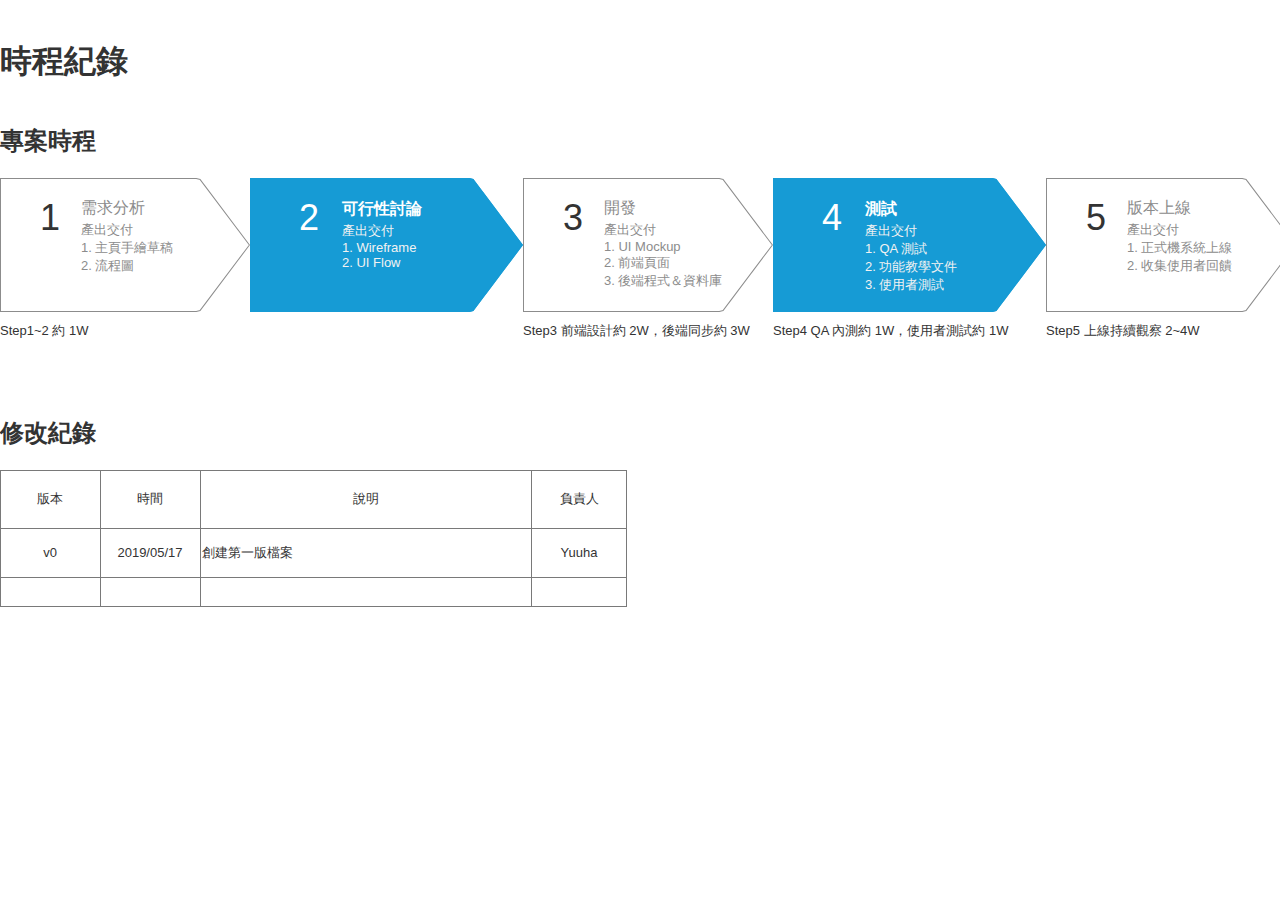
<file: 時程紀錄.html>
﻿<!DOCTYPE html>
<html>
  <head>
    <title>時程紀錄</title>
    <meta http-equiv="X-UA-Compatible" content="IE=edge"/>
    <meta http-equiv="content-type" content="text/html; charset=utf-8"/>
    <link href="resources/css/axure_rp_page.css" type="text/css" rel="stylesheet"/>
    <link href="data/styles.css" type="text/css" rel="stylesheet"/>
    <link href="files/時程紀錄/styles.css" type="text/css" rel="stylesheet"/>
    <link href="https://fonts.googleapis.com" rel="preconnect"/>
    <link href="https://fonts.gstatic.com" rel="preconnect"/>
    <link href="https://fonts.googleapis.com/css2?family=Inter:wght@100..900&display=swap" rel="stylesheet"/>
    <script src="resources/scripts/jquery-3.7.1.min.js"></script>
    <script src="resources/scripts/axure/axQuery.js"></script>
    <script src="resources/scripts/axure/globals.js"></script>
    <script src="resources/scripts/axutils.js"></script>
    <script src="resources/scripts/axure/annotation.js"></script>
    <script src="resources/scripts/axure/axQuery.std.js"></script>
    <script src="resources/scripts/axure/doc.js"></script>
    <script src="resources/scripts/messagecenter.js"></script>
    <script src="resources/scripts/axure/events.js"></script>
    <script src="resources/scripts/axure/recording.js"></script>
    <script src="resources/scripts/axure/action.js"></script>
    <script src="resources/scripts/axure/expr.js"></script>
    <script src="resources/scripts/axure/geometry.js"></script>
    <script src="resources/scripts/axure/flyout.js"></script>
    <script src="resources/scripts/axure/model.js"></script>
    <script src="resources/scripts/axure/repeater.js"></script>
    <script src="resources/scripts/axure/sto.js"></script>
    <script src="resources/scripts/axure/utils.temp.js"></script>
    <script src="resources/scripts/axure/variables.js"></script>
    <script src="resources/scripts/axure/drag.js"></script>
    <script src="resources/scripts/axure/move.js"></script>
    <script src="resources/scripts/axure/visibility.js"></script>
    <script src="resources/scripts/axure/style.js"></script>
    <script src="resources/scripts/axure/adaptive.js"></script>
    <script src="resources/scripts/axure/tree.js"></script>
    <script src="resources/scripts/axure/init.temp.js"></script>
    <script src="resources/scripts/axure/legacy.js"></script>
    <script src="resources/scripts/axure/viewer.js"></script>
    <script src="resources/scripts/axure/math.js"></script>
    <script src="resources/scripts/axure/jquery.nicescroll.min.js"></script>
    <script src="data/document.js"></script>
    <script src="files/時程紀錄/data.js"></script>
    <script type="text/javascript">
      $axure.utils.getTransparentGifPath = function() { return 'resources/images/transparent.gif'; };
      $axure.utils.getOtherPath = function() { return 'resources/Other.html'; };
      $axure.utils.getReloadPath = function() { return 'resources/reload.html'; };
    </script>
  </head>
  <body>
    <div id="base" class="">

      <!-- Unnamed (Rectangle) -->
      <div id="u4" class="ax_default heading_1 transition notrs">
        <div id="u4_div" class=""></div>
        <div id="u4_text" class="text ">
          <p><span>時程紀錄</span></p>
        </div>
      </div>

      <!-- Unnamed (Rectangle) -->
      <div id="u5" class="ax_default heading_2 transition notrs">
        <div id="u5_div" class=""></div>
        <div id="u5_text" class="text ">
          <p><span>專案時程</span></p>
        </div>
      </div>

      <!-- Steps (Group) -->
      <div id="u6" class="ax_default" data-label="Steps" data-left="50" data-top="178" data-width="1296" data-height="134" layer-opacity="1">

        <!-- Step 2 (Group) -->
        <div id="u7" class="ax_default" data-label="Step 2" selectiongroup="step selection group" data-left="300" data-top="178" data-width="273" data-height="134" layer-opacity="1">

          <!-- Step 2 Arrow Button (Right arrow button) -->
          <div id="u8" class="ax_default shape selected transition notrs" data-label="Step 2 Arrow Button">
            <svg data="images/時程紀錄/step_2_arrow_button_u8.svg" id="u8_img" class="img generatedImage">

  <defs>
    <pattern id="u8_img_bgp" patternUnits="userSpaceOnUse" alignment="0 0" imageRepeat="None" />
    <mask fill="white" id="u8_img_cl222">
      <path d="M 0 0  L 219.4 0  L 223.4 0.9816849816849816  L 273 67  L 223.4 133.01831501831504  L 219.4 134  L 0 134  L 0 0  Z " fill-rule="evenodd" />
    </mask>
  </defs>
  <g transform="matrix(1 0 0 1 -300 -178 )">
    <path d="M 0 0  L 219.4 0  L 223.4 0.9816849816849816  L 273 67  L 223.4 133.01831501831504  L 219.4 134  L 0 134  L 0 0  Z " fill-rule="nonzero" fill="rgba(255, 255, 255, 1)" stroke="none" transform="matrix(1 0 0 1 300 178 )" class="fill" />
    <path d="M 0 0  L 219.4 0  L 223.4 0.9816849816849816  L 273 67  L 223.4 133.01831501831504  L 219.4 134  L 0 134  L 0 0  Z " stroke-width="2" stroke-dasharray="0" stroke="rgba(140, 140, 140, 1)" fill="none" transform="matrix(1 0 0 1 300 178 )" class="stroke" mask="url(#u8_img_cl222)" />
  </g>
            </svg>
            <div id="u8_text" class="text " style="display:none; visibility: hidden">
              <p></p>
            </div>
          </div>

          <!-- Unnamed (Group) -->
          <div id="u9" class="ax_default" data-left="349" data-top="197" data-width="143" data-height="73" layer-opacity="1">

            <!-- Unnamed (Rectangle) -->
            <div id="u10" class="ax_default heading_2 selected transition notrs">
              <div id="u10_div" class="selected"></div>
              <div id="u10_text" class="text ">
                <p><span>2</span></p>
              </div>
            </div>

            <!-- Unnamed (Rectangle) -->
            <div id="u11" class="ax_default paragraph selected transition notrs">
              <div id="u11_div" class="selected"></div>
              <div id="u11_text" class="text ">
                <p><span>可行性討論</span></p>
              </div>
            </div>

            <!-- Step 2 Instructions (Rectangle) -->
            <div id="u12" class="ax_default paragraph selected transition notrs" data-label="Step 2 Instructions">
              <div id="u12_div" class="selected"></div>
              <div id="u12_text" class="text ">
                <p><span style="font-family:&quot;PingFangTC-Regular&quot;, &quot;PingFang TC&quot;, sans-serif;">產出交付</span></p><p><span style="font-family:&quot;ArialMT&quot;, &quot;Arial&quot;, sans-serif;">1. Wireframe</span></p><p><span style="font-family:&quot;ArialMT&quot;, &quot;Arial&quot;, sans-serif;">2. UI Flow</span></p>
              </div>
            </div>
          </div>
        </div>

        <!-- Step 1 (Group) -->
        <div id="u13" class="ax_default" data-label="Step 1" selectiongroup="step selection group" data-left="50" data-top="178" data-width="1296" data-height="134" layer-opacity="1">

          <!-- Step 1 Arrow Button (Right arrow button) -->
          <div id="u14" class="ax_default shape transition notrs" data-label="Step 1 Arrow Button">
            <svg data="images/時程紀錄/step_1_arrow_button_u14.svg" id="u14_img" class="img generatedImage">

  <defs>
    <pattern id="u14_img_bgp" patternUnits="userSpaceOnUse" alignment="0 0" imageRepeat="None" />
    <mask fill="white" id="u14_img_cl223">
      <path d="M 0 0  L 196.39999999999998 0  L 200.4 1.072  L 250 67  L 200.4 132.928  L 196.39999999999998 134  L 0 134  L 0 0  Z " fill-rule="evenodd" />
    </mask>
  </defs>
  <g transform="matrix(1 0 0 1 -50 -178 )">
    <path d="M 0 0  L 196.39999999999998 0  L 200.4 1.072  L 250 67  L 200.4 132.928  L 196.39999999999998 134  L 0 134  L 0 0  Z " fill-rule="nonzero" fill="rgba(255, 255, 255, 1)" stroke="none" transform="matrix(1 0 0 1 50 178 )" class="fill" />
    <path d="M 0 0  L 196.39999999999998 0  L 200.4 1.072  L 250 67  L 200.4 132.928  L 196.39999999999998 134  L 0 134  L 0 0  Z " stroke-width="2" stroke-dasharray="0" stroke="rgba(140, 140, 140, 1)" fill="none" transform="matrix(1 0 0 1 50 178 )" class="stroke" mask="url(#u14_img_cl223)" />
  </g>
            </svg>
            <div id="u14_text" class="text " style="display:none; visibility: hidden">
              <p></p>
            </div>
          </div>

          <!-- Unnamed (Group) -->
          <div id="u15" class="ax_default" data-left="90" data-top="197" data-width="191" data-height="78" layer-opacity="1">

            <!-- Unnamed (Rectangle) -->
            <div id="u16" class="ax_default heading_2 transition notrs">
              <div id="u16_div" class=""></div>
              <div id="u16_text" class="text ">
                <p><span>1</span></p>
              </div>
            </div>

            <!-- Step 1 (Rectangle) -->
            <div id="u17" class="ax_default paragraph transition notrs" data-label="Step 1">
              <div id="u17_div" class=""></div>
              <div id="u17_text" class="text ">
                <p><span>需求分析</span></p>
              </div>
            </div>

            <!-- Step 1 Instructions (Rectangle) -->
            <div id="u18" class="ax_default paragraph transition notrs" data-label="Step 1 Instructions">
              <div id="u18_div" class=""></div>
              <div id="u18_text" class="text ">
                <p><span style="font-family:&quot;PingFangTC-Regular&quot;, &quot;PingFang TC&quot;, sans-serif;">產出交付</span></p><p><span style="font-family:&quot;ArialMT&quot;, &quot;Arial&quot;, sans-serif;">1. </span><span style="font-family:&quot;PingFangTC-Regular&quot;, &quot;PingFang TC&quot;, sans-serif;">主頁手繪草稿</span></p><p><span style="font-family:&quot;PingFangTC-Regular&quot;, &quot;PingFang TC&quot;, sans-serif;">2. 流程圖</span></p>
              </div>
            </div>
          </div>

          <!-- Step 1 Arrow Button (Right arrow button) -->
          <div id="u19" class="ax_default shape transition notrs" data-label="Step 1 Arrow Button">
            <svg data="images/時程紀錄/step_1_arrow_button_u14.svg" id="u19_img" class="img generatedImage">

  <defs>
    <pattern id="u19_img_bgp" patternUnits="userSpaceOnUse" alignment="0 0" imageRepeat="None" />
    <mask fill="white" id="u19_img_cl223">
      <path d="M 0 0  L 196.39999999999998 0  L 200.4 1.072  L 250 67  L 200.4 132.928  L 196.39999999999998 134  L 0 134  L 0 0  Z " fill-rule="evenodd" />
    </mask>
  </defs>
  <g transform="matrix(1 0 0 1 -50 -178 )">
    <path d="M 0 0  L 196.39999999999998 0  L 200.4 1.072  L 250 67  L 200.4 132.928  L 196.39999999999998 134  L 0 134  L 0 0  Z " fill-rule="nonzero" fill="rgba(255, 255, 255, 1)" stroke="none" transform="matrix(1 0 0 1 50 178 )" class="fill" />
    <path d="M 0 0  L 196.39999999999998 0  L 200.4 1.072  L 250 67  L 200.4 132.928  L 196.39999999999998 134  L 0 134  L 0 0  Z " stroke-width="2" stroke-dasharray="0" stroke="rgba(140, 140, 140, 1)" fill="none" transform="matrix(1 0 0 1 50 178 )" class="stroke" mask="url(#u19_img_cl223)" />
  </g>
            </svg>
            <div id="u19_text" class="text " style="display:none; visibility: hidden">
              <p></p>
            </div>
          </div>

          <!-- Unnamed (Group) -->
          <div id="u20" class="ax_default" data-left="613" data-top="197" data-width="191" data-height="96" layer-opacity="1">

            <!-- Unnamed (Rectangle) -->
            <div id="u21" class="ax_default heading_2 transition notrs">
              <div id="u21_div" class=""></div>
              <div id="u21_text" class="text ">
                <p><span>3</span></p>
              </div>
            </div>

            <!-- Step 1 (Rectangle) -->
            <div id="u22" class="ax_default paragraph transition notrs" data-label="Step 1">
              <div id="u22_div" class=""></div>
              <div id="u22_text" class="text ">
                <p><span>開發</span></p>
              </div>
            </div>

            <!-- Step 1 Instructions (Rectangle) -->
            <div id="u23" class="ax_default paragraph transition notrs" data-label="Step 1 Instructions">
              <div id="u23_div" class=""></div>
              <div id="u23_text" class="text ">
                <p><span style="font-family:&quot;PingFangTC-Regular&quot;, &quot;PingFang TC&quot;, sans-serif;">產出交付</span></p><p><span style="font-family:&quot;ArialMT&quot;, &quot;Arial&quot;, sans-serif;">1. </span><span style="font-family:&quot;PingFangTC-Regular&quot;, &quot;PingFang TC&quot;, sans-serif;">UI Mockup</span></p><p><span style="font-family:&quot;PingFangTC-Regular&quot;, &quot;PingFang TC&quot;, sans-serif;">2. 前端頁面</span></p><p><span style="font-family:&quot;PingFangTC-Regular&quot;, &quot;PingFang TC&quot;, sans-serif;">3. 後端程式＆資料庫</span></p>
              </div>
            </div>
          </div>

          <!-- Step 1 Arrow Button (Right arrow button) -->
          <div id="u24" class="ax_default shape transition notrs" data-label="Step 1 Arrow Button">
            <svg data="images/時程紀錄/step_1_arrow_button_u14.svg" id="u24_img" class="img generatedImage">

  <defs>
    <pattern id="u24_img_bgp" patternUnits="userSpaceOnUse" alignment="0 0" imageRepeat="None" />
    <mask fill="white" id="u24_img_cl223">
      <path d="M 0 0  L 196.39999999999998 0  L 200.4 1.072  L 250 67  L 200.4 132.928  L 196.39999999999998 134  L 0 134  L 0 0  Z " fill-rule="evenodd" />
    </mask>
  </defs>
  <g transform="matrix(1 0 0 1 -50 -178 )">
    <path d="M 0 0  L 196.39999999999998 0  L 200.4 1.072  L 250 67  L 200.4 132.928  L 196.39999999999998 134  L 0 134  L 0 0  Z " fill-rule="nonzero" fill="rgba(255, 255, 255, 1)" stroke="none" transform="matrix(1 0 0 1 50 178 )" class="fill" />
    <path d="M 0 0  L 196.39999999999998 0  L 200.4 1.072  L 250 67  L 200.4 132.928  L 196.39999999999998 134  L 0 134  L 0 0  Z " stroke-width="2" stroke-dasharray="0" stroke="rgba(140, 140, 140, 1)" fill="none" transform="matrix(1 0 0 1 50 178 )" class="stroke" mask="url(#u24_img_cl223)" />
  </g>
            </svg>
            <div id="u24_text" class="text " style="display:none; visibility: hidden">
              <p></p>
            </div>
          </div>

          <!-- Unnamed (Group) -->
          <div id="u25" class="ax_default" data-left="1136" data-top="197" data-width="191" data-height="78" layer-opacity="1">

            <!-- Unnamed (Rectangle) -->
            <div id="u26" class="ax_default heading_2 transition notrs">
              <div id="u26_div" class=""></div>
              <div id="u26_text" class="text ">
                <p><span>5</span></p>
              </div>
            </div>

            <!-- Step 1 (Rectangle) -->
            <div id="u27" class="ax_default paragraph transition notrs" data-label="Step 1">
              <div id="u27_div" class=""></div>
              <div id="u27_text" class="text ">
                <p><span>版本上線</span></p>
              </div>
            </div>

            <!-- Step 1 Instructions (Rectangle) -->
            <div id="u28" class="ax_default paragraph transition notrs" data-label="Step 1 Instructions">
              <div id="u28_div" class=""></div>
              <div id="u28_text" class="text ">
                <p><span style="font-family:&quot;PingFangTC-Regular&quot;, &quot;PingFang TC&quot;, sans-serif;">產出交付</span></p><p><span style="font-family:&quot;ArialMT&quot;, &quot;Arial&quot;, sans-serif;">1. </span><span style="font-family:&quot;PingFangTC-Regular&quot;, &quot;PingFang TC&quot;, sans-serif;">正式機系統上線</span></p><p><span style="font-family:&quot;PingFangTC-Regular&quot;, &quot;PingFang TC&quot;, sans-serif;">2. 收集使用者回饋</span></p>
              </div>
            </div>
          </div>
        </div>

        <!-- Step 2 (Group) -->
        <div id="u29" class="ax_default" data-label="Step 2" selectiongroup="step selection group" data-left="823" data-top="178" data-width="273" data-height="134" layer-opacity="1">

          <!-- Step 2 Arrow Button (Right arrow button) -->
          <div id="u30" class="ax_default shape selected transition notrs" data-label="Step 2 Arrow Button">
            <svg data="images/時程紀錄/step_2_arrow_button_u8.svg" id="u30_img" class="img generatedImage">

  <defs>
    <pattern id="u30_img_bgp" patternUnits="userSpaceOnUse" alignment="0 0" imageRepeat="None" />
    <mask fill="white" id="u30_img_cl222">
      <path d="M 0 0  L 219.4 0  L 223.4 0.9816849816849816  L 273 67  L 223.4 133.01831501831504  L 219.4 134  L 0 134  L 0 0  Z " fill-rule="evenodd" />
    </mask>
  </defs>
  <g transform="matrix(1 0 0 1 -300 -178 )">
    <path d="M 0 0  L 219.4 0  L 223.4 0.9816849816849816  L 273 67  L 223.4 133.01831501831504  L 219.4 134  L 0 134  L 0 0  Z " fill-rule="nonzero" fill="rgba(255, 255, 255, 1)" stroke="none" transform="matrix(1 0 0 1 300 178 )" class="fill" />
    <path d="M 0 0  L 219.4 0  L 223.4 0.9816849816849816  L 273 67  L 223.4 133.01831501831504  L 219.4 134  L 0 134  L 0 0  Z " stroke-width="2" stroke-dasharray="0" stroke="rgba(140, 140, 140, 1)" fill="none" transform="matrix(1 0 0 1 300 178 )" class="stroke" mask="url(#u30_img_cl222)" />
  </g>
            </svg>
            <div id="u30_text" class="text " style="display:none; visibility: hidden">
              <p></p>
            </div>
          </div>

          <!-- Unnamed (Group) -->
          <div id="u31" class="ax_default" data-left="872" data-top="197" data-width="143" data-height="97" layer-opacity="1">

            <!-- Unnamed (Rectangle) -->
            <div id="u32" class="ax_default heading_2 selected transition notrs">
              <div id="u32_div" class="selected"></div>
              <div id="u32_text" class="text ">
                <p><span>4</span></p>
              </div>
            </div>

            <!-- Unnamed (Rectangle) -->
            <div id="u33" class="ax_default paragraph selected transition notrs">
              <div id="u33_div" class="selected"></div>
              <div id="u33_text" class="text ">
                <p><span>測試</span></p>
              </div>
            </div>

            <!-- Step 2 Instructions (Rectangle) -->
            <div id="u34" class="ax_default paragraph selected transition notrs" data-label="Step 2 Instructions">
              <div id="u34_div" class="selected"></div>
              <div id="u34_text" class="text ">
                <p><span style="font-family:&quot;PingFangTC-Regular&quot;, &quot;PingFang TC&quot;, sans-serif;">產出交付</span></p><p><span style="font-family:&quot;ArialMT&quot;, &quot;Arial&quot;, sans-serif;">1. QA </span><span style="font-family:&quot;PingFangTC-Regular&quot;, &quot;PingFang TC&quot;, sans-serif;">測試</span></p><p><span style="font-family:&quot;ArialMT&quot;, &quot;Arial&quot;, sans-serif;">2. </span><span style="font-family:&quot;PingFangTC-Regular&quot;, &quot;PingFang TC&quot;, sans-serif;">功能教學文件</span></p><p><span style="font-family:&quot;ArialMT&quot;, &quot;Arial&quot;, sans-serif;">3. </span><span style="font-family:&quot;PingFangTC-Regular&quot;, &quot;PingFang TC&quot;, sans-serif;">使用者測試</span></p>
              </div>
            </div>
          </div>
        </div>
      </div>

      <!-- Unnamed (Rectangle) -->
      <div id="u35" class="ax_default label transition notrs">
        <div id="u35_div" class=""></div>
        <div id="u35_text" class="text ">
          <p><span style="font-family:&quot;PingFangTC-Regular&quot;, &quot;PingFang TC&quot;, sans-serif;">Step1~2 約</span><span style="font-family:&quot;ArialMT&quot;, &quot;Arial&quot;, sans-serif;"> 1W</span></p>
        </div>
      </div>

      <!-- Unnamed (Rectangle) -->
      <div id="u36" class="ax_default label transition notrs">
        <div id="u36_div" class=""></div>
        <div id="u36_text" class="text ">
          <p><span style="font-family:&quot;PingFangTC-Regular&quot;, &quot;PingFang TC&quot;, sans-serif;">Step3 前端設計約</span><span style="font-family:&quot;ArialMT&quot;, &quot;Arial&quot;, sans-serif;"> 2W</span><span style="font-family:&quot;PingFangTC-Regular&quot;, &quot;PingFang TC&quot;, sans-serif;">，後端同步約</span><span style="font-family:&quot;ArialMT&quot;, &quot;Arial&quot;, sans-serif;"> 3W</span></p>
        </div>
      </div>

      <!-- Unnamed (Rectangle) -->
      <div id="u37" class="ax_default label transition notrs">
        <div id="u37_div" class=""></div>
        <div id="u37_text" class="text ">
          <p><span>Step4 QA 內測約 1W，使用者測試約 1W</span></p>
        </div>
      </div>

      <!-- Unnamed (Rectangle) -->
      <div id="u38" class="ax_default label transition notrs">
        <div id="u38_div" class=""></div>
        <div id="u38_text" class="text ">
          <p><span>Step5 上線持續觀察 2~4W</span></p>
        </div>
      </div>

      <!-- Unnamed (Rectangle) -->
      <div id="u39" class="ax_default heading_2 transition notrs">
        <div id="u39_div" class=""></div>
        <div id="u39_text" class="text ">
          <p><span>修改紀錄</span></p>
        </div>
      </div>

      <!-- Unnamed (Table) -->
      <div id="u40" class="ax_default">

        <!-- Unnamed (Table cell) -->
        <div id="u41" class="ax_default table_cell transition notrs">
          <svg data="images/時程紀錄/u41.svg" id="u41_img" class="img generatedImage" viewbox="0 0 100 58">

  <path d="M 1 1  L 100 1  L 100 58  L 1 58  L 1 1  Z " fill-rule="nonzero" fill="rgba(255, 255, 255, 1)" stroke="none" class="fill" />
  <path d="M 0.5 1  L 0.5 58  " stroke-width="1" stroke-dasharray="0" stroke="rgba(121, 121, 121, 1)" fill="none" class="stroke" />
  <path d="M 0 0.5  L 100 0.5  " stroke-width="1" stroke-dasharray="0" stroke="rgba(121, 121, 121, 1)" fill="none" class="stroke" />
          </svg>
          <div id="u41_text" class="text ">
            <p><span>版本</span></p>
          </div>
        </div>

        <!-- Unnamed (Table cell) -->
        <div id="u42" class="ax_default table_cell transition notrs">
          <svg data="images/時程紀錄/u42.svg" id="u42_img" class="img generatedImage" viewbox="100 0 100 58">

  <path d="M 1 1  L 100 1  L 100 58  L 1 58  L 1 1  Z " fill-rule="nonzero" fill="rgba(255, 255, 255, 1)" stroke="none" transform="matrix(1 0 0 1 100 0 )" class="fill" />
  <path d="M 0.5 1  L 0.5 58  " stroke-width="1" stroke-dasharray="0" stroke="rgba(121, 121, 121, 1)" fill="none" transform="matrix(1 0 0 1 100 0 )" class="stroke" />
  <path d="M 0 0.5  L 100 0.5  " stroke-width="1" stroke-dasharray="0" stroke="rgba(121, 121, 121, 1)" fill="none" transform="matrix(1 0 0 1 100 0 )" class="stroke" />
          </svg>
          <div id="u42_text" class="text ">
            <p><span>時間</span></p>
          </div>
        </div>

        <!-- Unnamed (Table cell) -->
        <div id="u43" class="ax_default table_cell transition notrs">
          <svg data="images/時程紀錄/u43.svg" id="u43_img" class="img generatedImage" viewbox="200 0 331 58">

  <path d="M 1 1  L 331 1  L 331 58  L 1 58  L 1 1  Z " fill-rule="nonzero" fill="rgba(255, 255, 255, 1)" stroke="none" transform="matrix(1 0 0 1 200 0 )" class="fill" />
  <path d="M 0.5 1  L 0.5 58  " stroke-width="1" stroke-dasharray="0" stroke="rgba(121, 121, 121, 1)" fill="none" transform="matrix(1 0 0 1 200 0 )" class="stroke" />
  <path d="M 0 0.5  L 331 0.5  " stroke-width="1" stroke-dasharray="0" stroke="rgba(121, 121, 121, 1)" fill="none" transform="matrix(1 0 0 1 200 0 )" class="stroke" />
          </svg>
          <div id="u43_text" class="text ">
            <p><span>說明</span></p>
          </div>
        </div>

        <!-- Unnamed (Table cell) -->
        <div id="u44" class="ax_default table_cell transition notrs">
          <svg data="images/時程紀錄/u44.svg" id="u44_img" class="img generatedImage" viewbox="531 0 96 58">

  <path d="M 1 1  L 95 1  L 95 58  L 1 58  L 1 1  Z " fill-rule="nonzero" fill="rgba(255, 255, 255, 1)" stroke="none" transform="matrix(1 0 0 1 531 0 )" class="fill" />
  <path d="M 0.5 1  L 0.5 58  " stroke-width="1" stroke-dasharray="0" stroke="rgba(121, 121, 121, 1)" fill="none" transform="matrix(1 0 0 1 531 0 )" class="stroke" />
  <path d="M 0 0.5  L 96 0.5  " stroke-width="1" stroke-dasharray="0" stroke="rgba(121, 121, 121, 1)" fill="none" transform="matrix(1 0 0 1 531 0 )" class="stroke" />
  <path d="M 95.5 1  L 95.5 58  " stroke-width="1" stroke-dasharray="0" stroke="rgba(121, 121, 121, 1)" fill="none" transform="matrix(1 0 0 1 531 0 )" class="stroke" />
          </svg>
          <div id="u44_text" class="text ">
            <p><span>負責人</span></p>
          </div>
        </div>

        <!-- Unnamed (Table cell) -->
        <div id="u45" class="ax_default table_cell transition notrs">
          <svg data="images/時程紀錄/u45.svg" id="u45_img" class="img generatedImage" viewbox="0 58 100 49">

  <path d="M 1 1  L 100 1  L 100 49  L 1 49  L 1 1  Z " fill-rule="nonzero" fill="rgba(255, 255, 255, 1)" stroke="none" transform="matrix(1 0 0 1 0 58 )" class="fill" />
  <path d="M 0.5 1  L 0.5 49  " stroke-width="1" stroke-dasharray="0" stroke="rgba(121, 121, 121, 1)" fill="none" transform="matrix(1 0 0 1 0 58 )" class="stroke" />
  <path d="M 0 0.5  L 100 0.5  " stroke-width="1" stroke-dasharray="0" stroke="rgba(121, 121, 121, 1)" fill="none" transform="matrix(1 0 0 1 0 58 )" class="stroke" />
          </svg>
          <div id="u45_text" class="text ">
            <p><span>v0</span></p>
          </div>
        </div>

        <!-- Unnamed (Table cell) -->
        <div id="u46" class="ax_default table_cell transition notrs">
          <svg data="images/時程紀錄/u46.svg" id="u46_img" class="img generatedImage" viewbox="100 58 100 49">

  <path d="M 1 1  L 100 1  L 100 49  L 1 49  L 1 1  Z " fill-rule="nonzero" fill="rgba(255, 255, 255, 1)" stroke="none" transform="matrix(1 0 0 1 100 58 )" class="fill" />
  <path d="M 0.5 1  L 0.5 49  " stroke-width="1" stroke-dasharray="0" stroke="rgba(121, 121, 121, 1)" fill="none" transform="matrix(1 0 0 1 100 58 )" class="stroke" />
  <path d="M 0 0.5  L 100 0.5  " stroke-width="1" stroke-dasharray="0" stroke="rgba(121, 121, 121, 1)" fill="none" transform="matrix(1 0 0 1 100 58 )" class="stroke" />
          </svg>
          <div id="u46_text" class="text ">
            <p><span>2019/05/17</span></p>
          </div>
        </div>

        <!-- Unnamed (Table cell) -->
        <div id="u47" class="ax_default table_cell transition notrs">
          <svg data="images/時程紀錄/u47.svg" id="u47_img" class="img generatedImage" viewbox="200 58 331 49">

  <path d="M 1 1  L 331 1  L 331 49  L 1 49  L 1 1  Z " fill-rule="nonzero" fill="rgba(255, 255, 255, 1)" stroke="none" transform="matrix(1 0 0 1 200 58 )" class="fill" />
  <path d="M 0.5 1  L 0.5 49  " stroke-width="1" stroke-dasharray="0" stroke="rgba(121, 121, 121, 1)" fill="none" transform="matrix(1 0 0 1 200 58 )" class="stroke" />
  <path d="M 0 0.5  L 331 0.5  " stroke-width="1" stroke-dasharray="0" stroke="rgba(121, 121, 121, 1)" fill="none" transform="matrix(1 0 0 1 200 58 )" class="stroke" />
          </svg>
          <div id="u47_text" class="text ">
            <p><span>創建第一版檔案</span></p>
          </div>
        </div>

        <!-- Unnamed (Table cell) -->
        <div id="u48" class="ax_default table_cell transition notrs">
          <svg data="images/時程紀錄/u48.svg" id="u48_img" class="img generatedImage" viewbox="531 58 96 49">

  <path d="M 1 1  L 95 1  L 95 49  L 1 49  L 1 1  Z " fill-rule="nonzero" fill="rgba(255, 255, 255, 1)" stroke="none" transform="matrix(1 0 0 1 531 58 )" class="fill" />
  <path d="M 0.5 1  L 0.5 49  " stroke-width="1" stroke-dasharray="0" stroke="rgba(121, 121, 121, 1)" fill="none" transform="matrix(1 0 0 1 531 58 )" class="stroke" />
  <path d="M 0 0.5  L 96 0.5  " stroke-width="1" stroke-dasharray="0" stroke="rgba(121, 121, 121, 1)" fill="none" transform="matrix(1 0 0 1 531 58 )" class="stroke" />
  <path d="M 95.5 1  L 95.5 49  " stroke-width="1" stroke-dasharray="0" stroke="rgba(121, 121, 121, 1)" fill="none" transform="matrix(1 0 0 1 531 58 )" class="stroke" />
          </svg>
          <div id="u48_text" class="text ">
            <p><span>Yuuha</span></p>
          </div>
        </div>

        <!-- Unnamed (Table cell) -->
        <div id="u49" class="ax_default table_cell transition notrs">
          <svg data="images/時程紀錄/u49.svg" id="u49_img" class="img generatedImage" viewbox="0 107 100 30">

  <path d="M 1 1  L 100 1  L 100 29  L 1 29  L 1 1  Z " fill-rule="nonzero" fill="rgba(255, 255, 255, 1)" stroke="none" transform="matrix(1 0 0 1 0 107 )" class="fill" />
  <path d="M 0.5 1  L 0.5 29  " stroke-width="1" stroke-dasharray="0" stroke="rgba(121, 121, 121, 1)" fill="none" transform="matrix(1 0 0 1 0 107 )" class="stroke" />
  <path d="M 0 0.5  L 100 0.5  " stroke-width="1" stroke-dasharray="0" stroke="rgba(121, 121, 121, 1)" fill="none" transform="matrix(1 0 0 1 0 107 )" class="stroke" />
  <path d="M 0 29.5  L 100 29.5  " stroke-width="1" stroke-dasharray="0" stroke="rgba(121, 121, 121, 1)" fill="none" transform="matrix(1 0 0 1 0 107 )" class="stroke" />
          </svg>
          <div id="u49_text" class="text " style="display:none; visibility: hidden">
            <p></p>
          </div>
        </div>

        <!-- Unnamed (Table cell) -->
        <div id="u50" class="ax_default table_cell transition notrs">
          <svg data="images/時程紀錄/u50.svg" id="u50_img" class="img generatedImage" viewbox="100 107 100 30">

  <path d="M 1 1  L 100 1  L 100 29  L 1 29  L 1 1  Z " fill-rule="nonzero" fill="rgba(255, 255, 255, 1)" stroke="none" transform="matrix(1 0 0 1 100 107 )" class="fill" />
  <path d="M 0.5 1  L 0.5 29  " stroke-width="1" stroke-dasharray="0" stroke="rgba(121, 121, 121, 1)" fill="none" transform="matrix(1 0 0 1 100 107 )" class="stroke" />
  <path d="M 0 0.5  L 100 0.5  " stroke-width="1" stroke-dasharray="0" stroke="rgba(121, 121, 121, 1)" fill="none" transform="matrix(1 0 0 1 100 107 )" class="stroke" />
  <path d="M 0 29.5  L 100 29.5  " stroke-width="1" stroke-dasharray="0" stroke="rgba(121, 121, 121, 1)" fill="none" transform="matrix(1 0 0 1 100 107 )" class="stroke" />
          </svg>
          <div id="u50_text" class="text " style="display:none; visibility: hidden">
            <p></p>
          </div>
        </div>

        <!-- Unnamed (Table cell) -->
        <div id="u51" class="ax_default table_cell transition notrs">
          <svg data="images/時程紀錄/u51.svg" id="u51_img" class="img generatedImage" viewbox="200 107 331 30">

  <path d="M 1 1  L 331 1  L 331 29  L 1 29  L 1 1  Z " fill-rule="nonzero" fill="rgba(255, 255, 255, 1)" stroke="none" transform="matrix(1 0 0 1 200 107 )" class="fill" />
  <path d="M 0.5 1  L 0.5 29  " stroke-width="1" stroke-dasharray="0" stroke="rgba(121, 121, 121, 1)" fill="none" transform="matrix(1 0 0 1 200 107 )" class="stroke" />
  <path d="M 0 0.5  L 331 0.5  " stroke-width="1" stroke-dasharray="0" stroke="rgba(121, 121, 121, 1)" fill="none" transform="matrix(1 0 0 1 200 107 )" class="stroke" />
  <path d="M 0 29.5  L 331 29.5  " stroke-width="1" stroke-dasharray="0" stroke="rgba(121, 121, 121, 1)" fill="none" transform="matrix(1 0 0 1 200 107 )" class="stroke" />
          </svg>
          <div id="u51_text" class="text " style="display:none; visibility: hidden">
            <p></p>
          </div>
        </div>

        <!-- Unnamed (Table cell) -->
        <div id="u52" class="ax_default table_cell transition notrs">
          <svg data="images/時程紀錄/u52.svg" id="u52_img" class="img generatedImage" viewbox="531 107 96 30">

  <path d="M 1 1  L 95 1  L 95 29  L 1 29  L 1 1  Z " fill-rule="nonzero" fill="rgba(255, 255, 255, 1)" stroke="none" transform="matrix(1 0 0 1 531 107 )" class="fill" />
  <path d="M 0.5 1  L 0.5 29  " stroke-width="1" stroke-dasharray="0" stroke="rgba(121, 121, 121, 1)" fill="none" transform="matrix(1 0 0 1 531 107 )" class="stroke" />
  <path d="M 0 0.5  L 96 0.5  " stroke-width="1" stroke-dasharray="0" stroke="rgba(121, 121, 121, 1)" fill="none" transform="matrix(1 0 0 1 531 107 )" class="stroke" />
  <path d="M 95.5 1  L 95.5 29  " stroke-width="1" stroke-dasharray="0" stroke="rgba(121, 121, 121, 1)" fill="none" transform="matrix(1 0 0 1 531 107 )" class="stroke" />
  <path d="M 0 29.5  L 96 29.5  " stroke-width="1" stroke-dasharray="0" stroke="rgba(121, 121, 121, 1)" fill="none" transform="matrix(1 0 0 1 531 107 )" class="stroke" />
          </svg>
          <div id="u52_text" class="text " style="display:none; visibility: hidden">
            <p></p>
          </div>
        </div>
      </div>
    </div>
    <script src="resources/scripts/axure/ios.js"></script>
  </body>
</html>
</file>
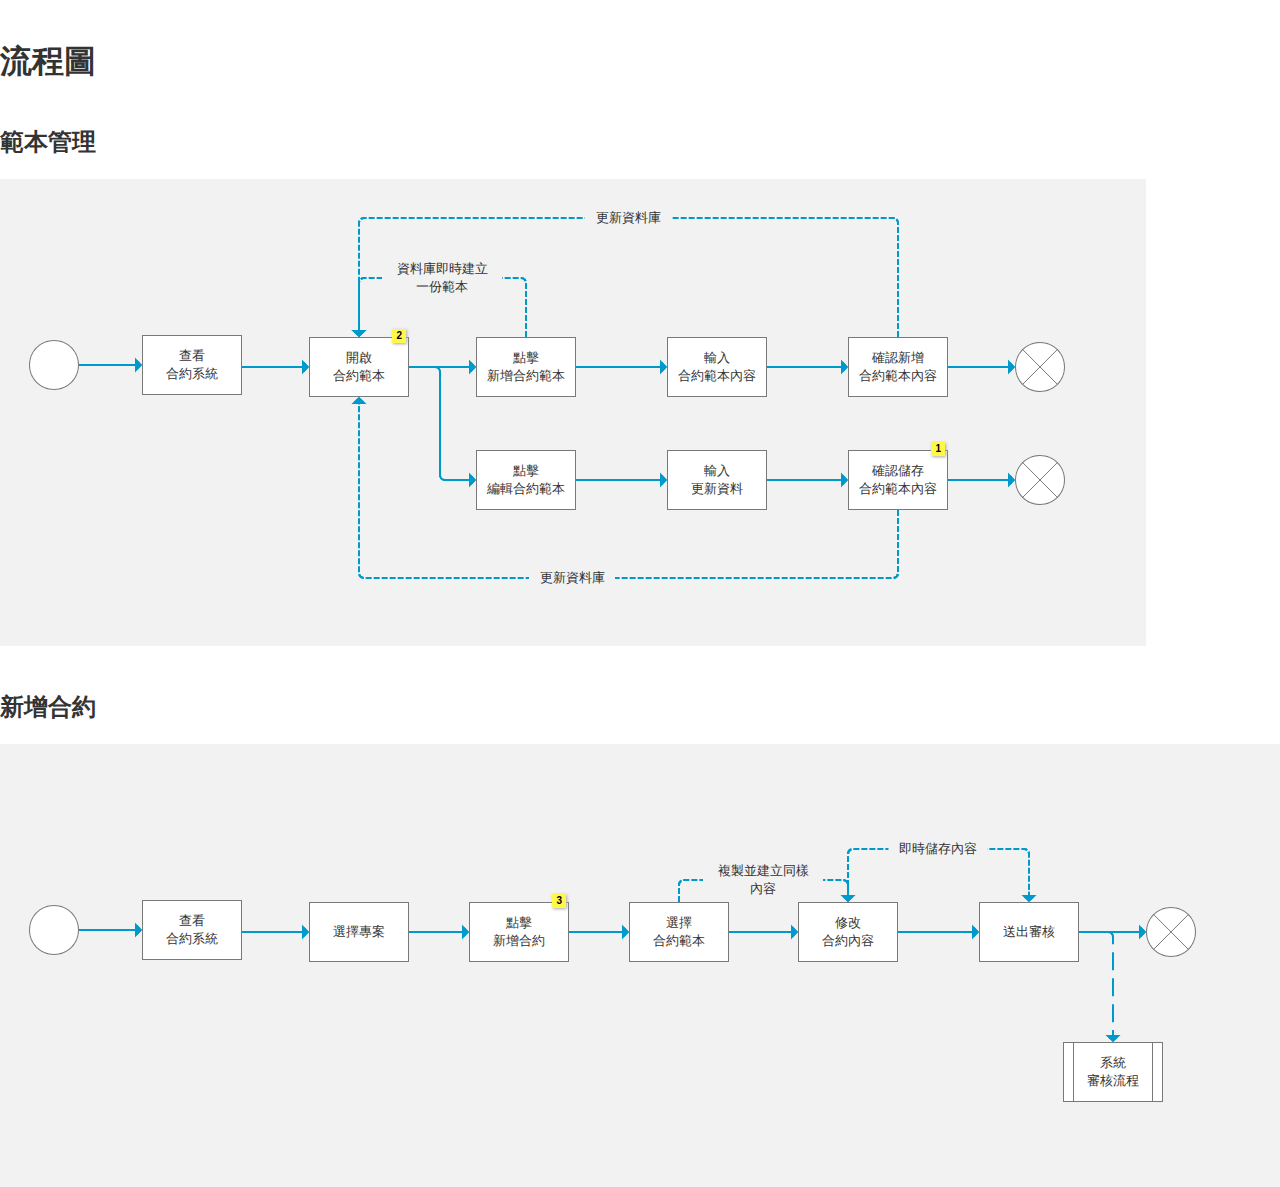
<file: 流程圖.html>
﻿<!DOCTYPE html>
<html>
  <head>
    <title>流程圖</title>
    <meta http-equiv="X-UA-Compatible" content="IE=edge"/>
    <meta http-equiv="content-type" content="text/html; charset=utf-8"/>
    <link href="resources/css/axure_rp_page.css" type="text/css" rel="stylesheet"/>
    <link href="data/styles.css" type="text/css" rel="stylesheet"/>
    <link href="files/流程圖/styles.css" type="text/css" rel="stylesheet"/>
    <link href="https://fonts.googleapis.com" rel="preconnect"/>
    <link href="https://fonts.gstatic.com" rel="preconnect"/>
    <link href="https://fonts.googleapis.com/css2?family=Inter:wght@100..900&display=swap" rel="stylesheet"/>
    <script src="resources/scripts/jquery-3.7.1.min.js"></script>
    <script src="resources/scripts/axure/axQuery.js"></script>
    <script src="resources/scripts/axure/globals.js"></script>
    <script src="resources/scripts/axutils.js"></script>
    <script src="resources/scripts/axure/annotation.js"></script>
    <script src="resources/scripts/axure/axQuery.std.js"></script>
    <script src="resources/scripts/axure/doc.js"></script>
    <script src="resources/scripts/messagecenter.js"></script>
    <script src="resources/scripts/axure/events.js"></script>
    <script src="resources/scripts/axure/recording.js"></script>
    <script src="resources/scripts/axure/action.js"></script>
    <script src="resources/scripts/axure/expr.js"></script>
    <script src="resources/scripts/axure/geometry.js"></script>
    <script src="resources/scripts/axure/flyout.js"></script>
    <script src="resources/scripts/axure/model.js"></script>
    <script src="resources/scripts/axure/repeater.js"></script>
    <script src="resources/scripts/axure/sto.js"></script>
    <script src="resources/scripts/axure/utils.temp.js"></script>
    <script src="resources/scripts/axure/variables.js"></script>
    <script src="resources/scripts/axure/drag.js"></script>
    <script src="resources/scripts/axure/move.js"></script>
    <script src="resources/scripts/axure/visibility.js"></script>
    <script src="resources/scripts/axure/style.js"></script>
    <script src="resources/scripts/axure/adaptive.js"></script>
    <script src="resources/scripts/axure/tree.js"></script>
    <script src="resources/scripts/axure/init.temp.js"></script>
    <script src="resources/scripts/axure/legacy.js"></script>
    <script src="resources/scripts/axure/viewer.js"></script>
    <script src="resources/scripts/axure/math.js"></script>
    <script src="resources/scripts/axure/jquery.nicescroll.min.js"></script>
    <script src="data/document.js"></script>
    <script src="files/流程圖/data.js"></script>
    <script type="text/javascript">
      $axure.utils.getTransparentGifPath = function() { return 'resources/images/transparent.gif'; };
      $axure.utils.getOtherPath = function() { return 'resources/Other.html'; };
      $axure.utils.getReloadPath = function() { return 'resources/reload.html'; };
    </script>
  </head>
  <body>
    <div id="base" class="">

      <!-- Unnamed (Rectangle) -->
      <div id="u63" class="ax_default box_2 transition notrs">
        <div id="u63_div" class=""></div>
        <div id="u63_text" class="text " style="display:none; visibility: hidden">
          <p></p>
        </div>
      </div>

      <!-- Unnamed (Rectangle) -->
      <div id="u64" class="ax_default box_2 transition notrs">
        <div id="u64_div" class=""></div>
        <div id="u64_text" class="text " style="display:none; visibility: hidden">
          <p></p>
        </div>
      </div>

      <!-- Unnamed (Rectangle) -->
      <div id="u65" class="ax_default heading_1 transition notrs">
        <div id="u65_div" class=""></div>
        <div id="u65_text" class="text ">
          <p><span>流程圖</span></p>
        </div>
      </div>

      <!-- Unnamed (Ellipse) -->
      <div id="u66" class="ax_default flow_shape transition notrs">
        <svg data="images/流程圖/u66.svg" id="u66_img" class="img generatedImage">

  <defs>
    <pattern id="u66_img_bgp" patternUnits="userSpaceOnUse" alignment="0 0" imageRepeat="None" />
    <mask fill="white" id="u66_img_cl225">
      <path d="M 0 25  C 0 10.999999999999998  10.999999999999998 0  25 0  C 39 0  50 10.999999999999998  50 25  C 50 39  39 50  25 50  C 10.999999999999998 50  0 39  0 25  Z " fill-rule="evenodd" />
    </mask>
  </defs>
  <g transform="matrix(1 0 0 1 -79 -340 )">
    <path d="M 0 25  C 0 10.999999999999998  10.999999999999998 0  25 0  C 39 0  50 10.999999999999998  50 25  C 50 39  39 50  25 50  C 10.999999999999998 50  0 39  0 25  Z " fill-rule="nonzero" fill="rgba(255, 255, 255, 1)" stroke="none" transform="matrix(1 0 0 1 79 340 )" class="fill" />
    <path d="M 0 25  C 0 10.999999999999998  10.999999999999998 0  25 0  C 39 0  50 10.999999999999998  50 25  C 50 39  39 50  25 50  C 10.999999999999998 50  0 39  0 25  Z " stroke-width="2" stroke-dasharray="0" stroke="rgba(121, 121, 121, 1)" fill="none" transform="matrix(1 0 0 1 79 340 )" class="stroke" mask="url(#u66_img_cl225)" />
  </g>
        </svg>
        <div id="u66_text" class="text " style="display:none; visibility: hidden">
          <p></p>
        </div>
      </div>

      <!-- Unnamed (Rectangle) -->
      <div id="u67" class="ax_default flow_shape transition notrs">
        <div id="u67_div" class=""></div>
        <div id="u67_text" class="text ">
          <p><span>查看</span></p><p><span>合約系統</span></p>
        </div>
      </div>

      <!-- Unnamed (Rectangle) -->
      <div id="u68" class="ax_default flow_shape transition notrs">
        <div id="u68_div" class=""></div>
        <div id="u68_text" class="text ">
          <p><span>開啟</span></p><p><span>合約範本</span></p>
        </div>
      </div>

      <!-- Unnamed (Rectangle) -->
      <div id="u69" class="ax_default flow_shape transition notrs">
        <div id="u69_div" class=""></div>
        <div id="u69_text" class="text ">
          <p><span>點擊</span></p><p><span>新增合約範本</span></p>
        </div>
      </div>

      <!-- Unnamed (Rectangle) -->
      <div id="u70" class="ax_default flow_shape transition notrs">
        <div id="u70_div" class=""></div>
        <div id="u70_text" class="text ">
          <p><span>輸入</span></p><p><span>合約範本內容</span></p>
        </div>
      </div>

      <!-- Unnamed (Rectangle) -->
      <div id="u71" class="ax_default flow_shape transition notrs">
        <div id="u71_div" class=""></div>
        <div id="u71_text" class="text ">
          <p><span>確認新增</span></p><p><span>合約範本內容</span></p>
        </div>
      </div>

      <!-- Unnamed (Connector) -->
      <div id="u72" class="ax_default connector">
        <img id="u72_seg0" class="img " src="images/流程圖/u72_seg0.svg" alt="u72_seg0"/>
        <img id="u72_seg1" class="img " src="images/流程圖/u72_seg1.svg" alt="u72_seg1"/>
        <div id="u72_text" class="text " style="display:none; visibility: hidden">
          <p></p>
        </div>
      </div>

      <!-- Unnamed (Connector) -->
      <div id="u73" class="ax_default connector">
        <img id="u73_seg0" class="img " src="images/流程圖/u73_seg0.svg" alt="u73_seg0"/>
        <img id="u73_seg1" class="img " src="images/流程圖/u73_seg1.svg" alt="u73_seg1"/>
        <div id="u73_text" class="text " style="display:none; visibility: hidden">
          <p></p>
        </div>
      </div>

      <!-- Unnamed (Connector) -->
      <div id="u74" class="ax_default connector">
        <img id="u74_seg0" class="img " src="images/流程圖/u74_seg0.svg" alt="u74_seg0"/>
        <img id="u74_seg1" class="img " src="images/流程圖/u74_seg1.svg" alt="u74_seg1"/>
        <div id="u74_text" class="text " style="display:none; visibility: hidden">
          <p></p>
        </div>
      </div>

      <!-- Unnamed (Connector) -->
      <div id="u75" class="ax_default connector">
        <img id="u75_seg0" class="img " src="images/流程圖/u75_seg0.svg" alt="u75_seg0"/>
        <img id="u75_seg1" class="img " src="images/流程圖/u75_seg1.svg" alt="u75_seg1"/>
        <div id="u75_text" class="text " style="display:none; visibility: hidden">
          <p></p>
        </div>
      </div>

      <!-- Unnamed (Connector) -->
      <div id="u76" class="ax_default connector">
        <img id="u76_seg0" class="img " src="images/流程圖/u76_seg0.svg" alt="u76_seg0"/>
        <img id="u76_seg1" class="img " src="images/流程圖/u76_seg1.svg" alt="u76_seg1"/>
        <div id="u76_text" class="text " style="display:none; visibility: hidden">
          <p></p>
        </div>
      </div>

      <!-- Unnamed (Connector) -->
      <div id="u77" class="ax_default connector">
        <img id="u77_seg0" class="img " src="images/流程圖/u77_seg0.svg" alt="u77_seg0"/>
        <img id="u77_seg1" class="img " src="images/流程圖/u77_seg1.svg" alt="u77_seg1"/>
        <img id="u77_seg2" class="img " src="images/流程圖/u77_seg2.svg" alt="u77_seg2"/>
        <img id="u77_seg3" class="img " src="images/流程圖/u77_seg3.svg" alt="u77_seg3"/>
        <div id="u77_text" class="text ">
          <p><span>資料庫即時建立一份範本</span></p>
        </div>
      </div>

      <!-- Unnamed (Connector) -->
      <div id="u78" class="ax_default connector">
        <img id="u78_seg0" class="img " src="images/流程圖/u78_seg0.svg" alt="u78_seg0"/>
        <img id="u78_seg1" class="img " src="images/流程圖/u78_seg1.svg" alt="u78_seg1"/>
        <img id="u78_seg2" class="img " src="images/流程圖/u78_seg2.svg" alt="u78_seg2"/>
        <img id="u78_seg3" class="img " src="images/流程圖/u78_seg3.svg" alt="u78_seg3"/>
        <div id="u78_text" class="text ">
          <p><span>更新資料庫</span></p>
        </div>
      </div>

      <!-- Unnamed (Shape) -->
      <div id="u79" class="ax_default flow_shape transition notrs">
        <svg data="images/流程圖/u79.svg" id="u79_img" class="img generatedImage">

  <defs>
    <pattern id="u79_img_bgp" patternUnits="userSpaceOnUse" alignment="0 0" imageRepeat="None" />
    <mask fill="white" id="u79_img_cl234">
      <path d="M 25 0  C 39.00000000000002 0  50 11.000000000000014  50 25  C 50 38.999999999999986  39.00000000000002 50  25 50  C 10.999999999999979 50  0 39.00000000000002  0 25  C 0 10.999999999999996  10.999999999999979 0  25 0  Z " fill-rule="evenodd" />
    </mask>
  </defs>
  <g transform="matrix(1 0 0 1 -1065 -342 )">
    <path d="M 25 0  C 39.00000000000002 0  50 11.000000000000014  50 25  C 50 38.999999999999986  39.00000000000002 50  25 50  C 10.999999999999979 50  0 39.00000000000002  0 25  C 0 10.999999999999996  10.999999999999979 0  25 0  Z " fill-rule="nonzero" fill="rgba(255, 255, 255, 1)" stroke="none" transform="matrix(1 0 0 1 1065 342 )" class="fill" />
    <path d="M 25 0  C 39.00000000000002 0  50 11.000000000000014  50 25  C 50 38.999999999999986  39.00000000000002 50  25 50  C 10.999999999999979 50  0 39.00000000000002  0 25  C 0 10.999999999999996  10.999999999999979 0  25 0  Z " stroke-width="2" stroke-dasharray="0" stroke="rgba(121, 121, 121, 1)" fill="none" transform="matrix(1 0 0 1 1065 342 )" class="stroke" mask="url(#u79_img_cl234)" />
    <path d="M 7.364341085271313 7.235142118863055  L 42.65625 42.65625  M 7.364341085271313 42.65625  L 42.65625 7.235142118863055  " stroke-width="1" stroke-dasharray="0" stroke="rgba(121, 121, 121, 1)" fill="none" transform="matrix(1 0 0 1 1065 342 )" class="stroke" />
  </g>
        </svg>
        <div id="u79_text" class="text " style="display:none; visibility: hidden">
          <p></p>
        </div>
      </div>

      <!-- Unnamed (Connector) -->
      <div id="u80" class="ax_default connector">
        <img id="u80_seg0" class="img " src="images/流程圖/u80_seg0.svg" alt="u80_seg0"/>
        <img id="u80_seg1" class="img " src="images/流程圖/u80_seg1.svg" alt="u80_seg1"/>
        <div id="u80_text" class="text " style="display:none; visibility: hidden">
          <p></p>
        </div>
      </div>

      <!-- Unnamed (Rectangle) -->
      <div id="u81" class="ax_default flow_shape transition notrs">
        <div id="u81_div" class=""></div>
        <div id="u81_text" class="text ">
          <p><span>點擊</span></p><p><span>編輯合約範本</span></p>
        </div>
      </div>

      <!-- Unnamed (Connector) -->
      <div id="u82" class="ax_default connector">
        <img id="u82_seg0" class="img " src="images/流程圖/u82_seg0.svg" alt="u82_seg0"/>
        <img id="u82_seg1" class="img " src="images/流程圖/u82_seg1.svg" alt="u82_seg1"/>
        <img id="u82_seg2" class="img " src="images/流程圖/u82_seg2.svg" alt="u82_seg2"/>
        <img id="u82_seg3" class="img " src="images/流程圖/u82_seg3.svg" alt="u82_seg3"/>
        <div id="u82_text" class="text " style="display:none; visibility: hidden">
          <p></p>
        </div>
      </div>

      <!-- Unnamed (Rectangle) -->
      <div id="u83" class="ax_default flow_shape transition notrs">
        <div id="u83_div" class=""></div>
        <div id="u83_text" class="text ">
          <p><span>輸入</span></p><p><span>更新資料</span></p>
        </div>
      </div>

      <!-- Unnamed (Connector) -->
      <div id="u84" class="ax_default connector">
        <img id="u84_seg0" class="img " src="images/流程圖/u84_seg0.svg" alt="u84_seg0"/>
        <img id="u84_seg1" class="img " src="images/流程圖/u84_seg1.svg" alt="u84_seg1"/>
        <div id="u84_text" class="text " style="display:none; visibility: hidden">
          <p></p>
        </div>
      </div>

      <!-- Unnamed (Rectangle) -->
      <div id="u85" class="ax_default flow_shape transition notrs">
        <div id="u85_div" class=""></div>
        <div id="u85_text" class="text ">
          <p><span>確認儲存</span></p><p><span>合約範本內容</span></p>
        </div>
      </div>

      <!-- Unnamed (Connector) -->
      <div id="u86" class="ax_default connector">
        <img id="u86_seg0" class="img " src="images/流程圖/u86_seg0.svg" alt="u86_seg0"/>
        <img id="u86_seg1" class="img " src="images/流程圖/u86_seg1.svg" alt="u86_seg1"/>
        <div id="u86_text" class="text " style="display:none; visibility: hidden">
          <p></p>
        </div>
      </div>

      <!-- Unnamed (Shape) -->
      <div id="u87" class="ax_default flow_shape transition notrs">
        <svg data="images/流程圖/u79.svg" id="u87_img" class="img generatedImage">

  <defs>
    <pattern id="u87_img_bgp" patternUnits="userSpaceOnUse" alignment="0 0" imageRepeat="None" />
    <mask fill="white" id="u87_img_cl234">
      <path d="M 25 0  C 39.00000000000002 0  50 11.000000000000014  50 25  C 50 38.999999999999986  39.00000000000002 50  25 50  C 10.999999999999979 50  0 39.00000000000002  0 25  C 0 10.999999999999996  10.999999999999979 0  25 0  Z " fill-rule="evenodd" />
    </mask>
  </defs>
  <g transform="matrix(1 0 0 1 -1065 -342 )">
    <path d="M 25 0  C 39.00000000000002 0  50 11.000000000000014  50 25  C 50 38.999999999999986  39.00000000000002 50  25 50  C 10.999999999999979 50  0 39.00000000000002  0 25  C 0 10.999999999999996  10.999999999999979 0  25 0  Z " fill-rule="nonzero" fill="rgba(255, 255, 255, 1)" stroke="none" transform="matrix(1 0 0 1 1065 342 )" class="fill" />
    <path d="M 25 0  C 39.00000000000002 0  50 11.000000000000014  50 25  C 50 38.999999999999986  39.00000000000002 50  25 50  C 10.999999999999979 50  0 39.00000000000002  0 25  C 0 10.999999999999996  10.999999999999979 0  25 0  Z " stroke-width="2" stroke-dasharray="0" stroke="rgba(121, 121, 121, 1)" fill="none" transform="matrix(1 0 0 1 1065 342 )" class="stroke" mask="url(#u87_img_cl234)" />
    <path d="M 7.364341085271313 7.235142118863055  L 42.65625 42.65625  M 7.364341085271313 42.65625  L 42.65625 7.235142118863055  " stroke-width="1" stroke-dasharray="0" stroke="rgba(121, 121, 121, 1)" fill="none" transform="matrix(1 0 0 1 1065 342 )" class="stroke" />
  </g>
        </svg>
        <div id="u87_text" class="text " style="display:none; visibility: hidden">
          <p></p>
        </div>
      </div>

      <!-- Unnamed (Connector) -->
      <div id="u88" class="ax_default connector">
        <img id="u88_seg0" class="img " src="images/流程圖/u88_seg0.svg" alt="u88_seg0"/>
        <img id="u88_seg1" class="img " src="images/流程圖/u88_seg1.svg" alt="u88_seg1"/>
        <div id="u88_text" class="text " style="display:none; visibility: hidden">
          <p></p>
        </div>
      </div>

      <!-- Unnamed (Connector) -->
      <div id="u89" class="ax_default connector">
        <img id="u89_seg0" class="img " src="images/流程圖/u89_seg0.svg" alt="u89_seg0"/>
        <img id="u89_seg1" class="img " src="images/流程圖/u89_seg1.svg" alt="u89_seg1"/>
        <img id="u89_seg2" class="img " src="images/流程圖/u89_seg2.svg" alt="u89_seg2"/>
        <img id="u89_seg3" class="img " src="images/流程圖/u89_seg3.svg" alt="u89_seg3"/>
        <div id="u89_text" class="text ">
          <p><span>更新資料庫</span></p>
        </div>
      </div>

      <!-- Unnamed (Rectangle) -->
      <div id="u90" class="ax_default heading_2 transition notrs">
        <div id="u90_div" class=""></div>
        <div id="u90_text" class="text ">
          <p><span>範本管理</span></p>
        </div>
      </div>

      <!-- Unnamed (Ellipse) -->
      <div id="u91" class="ax_default flow_shape transition notrs">
        <svg data="images/流程圖/u66.svg" id="u91_img" class="img generatedImage">

  <defs>
    <pattern id="u91_img_bgp" patternUnits="userSpaceOnUse" alignment="0 0" imageRepeat="None" />
    <mask fill="white" id="u91_img_cl225">
      <path d="M 0 25  C 0 10.999999999999998  10.999999999999998 0  25 0  C 39 0  50 10.999999999999998  50 25  C 50 39  39 50  25 50  C 10.999999999999998 50  0 39  0 25  Z " fill-rule="evenodd" />
    </mask>
  </defs>
  <g transform="matrix(1 0 0 1 -79 -340 )">
    <path d="M 0 25  C 0 10.999999999999998  10.999999999999998 0  25 0  C 39 0  50 10.999999999999998  50 25  C 50 39  39 50  25 50  C 10.999999999999998 50  0 39  0 25  Z " fill-rule="nonzero" fill="rgba(255, 255, 255, 1)" stroke="none" transform="matrix(1 0 0 1 79 340 )" class="fill" />
    <path d="M 0 25  C 0 10.999999999999998  10.999999999999998 0  25 0  C 39 0  50 10.999999999999998  50 25  C 50 39  39 50  25 50  C 10.999999999999998 50  0 39  0 25  Z " stroke-width="2" stroke-dasharray="0" stroke="rgba(121, 121, 121, 1)" fill="none" transform="matrix(1 0 0 1 79 340 )" class="stroke" mask="url(#u91_img_cl225)" />
  </g>
        </svg>
        <div id="u91_text" class="text " style="display:none; visibility: hidden">
          <p></p>
        </div>
      </div>

      <!-- Unnamed (Rectangle) -->
      <div id="u92" class="ax_default flow_shape transition notrs">
        <div id="u92_div" class=""></div>
        <div id="u92_text" class="text ">
          <p><span>查看</span></p><p><span>合約系統</span></p>
        </div>
      </div>

      <!-- Unnamed (Rectangle) -->
      <div id="u93" class="ax_default flow_shape transition notrs">
        <div id="u93_div" class=""></div>
        <div id="u93_text" class="text ">
          <p><span>點擊</span></p><p><span>新增合約</span></p>
        </div>
      </div>

      <!-- Unnamed (Rectangle) -->
      <div id="u94" class="ax_default flow_shape transition notrs">
        <div id="u94_div" class=""></div>
        <div id="u94_text" class="text ">
          <p><span>選擇</span></p><p><span>合約範本</span></p>
        </div>
      </div>

      <!-- Unnamed (Rectangle) -->
      <div id="u95" class="ax_default flow_shape transition notrs">
        <div id="u95_div" class=""></div>
        <div id="u95_text" class="text ">
          <p><span>修改</span></p><p><span>合約內容</span></p>
        </div>
      </div>

      <!-- Unnamed (Rectangle) -->
      <div id="u96" class="ax_default flow_shape transition notrs">
        <div id="u96_div" class=""></div>
        <div id="u96_text" class="text ">
          <p><span>送出審核</span></p>
        </div>
      </div>

      <!-- Unnamed (Connector) -->
      <div id="u97" class="ax_default connector">
        <img id="u97_seg0" class="img " src="images/流程圖/u97_seg0.svg" alt="u97_seg0"/>
        <img id="u97_seg1" class="img " src="images/流程圖/u97_seg1.svg" alt="u97_seg1"/>
        <div id="u97_text" class="text " style="display:none; visibility: hidden">
          <p></p>
        </div>
      </div>

      <!-- Unnamed (Connector) -->
      <div id="u98" class="ax_default connector">
        <img id="u98_seg0" class="img " src="images/流程圖/u98_seg0.svg" alt="u98_seg0"/>
        <img id="u98_seg1" class="img " src="images/流程圖/u98_seg1.svg" alt="u98_seg1"/>
        <div id="u98_text" class="text " style="display:none; visibility: hidden">
          <p></p>
        </div>
      </div>

      <!-- Unnamed (Connector) -->
      <div id="u99" class="ax_default connector">
        <img id="u99_seg0" class="img " src="images/流程圖/u99_seg0.svg" alt="u99_seg0"/>
        <img id="u99_seg1" class="img " src="images/流程圖/u99_seg1.svg" alt="u99_seg1"/>
        <div id="u99_text" class="text " style="display:none; visibility: hidden">
          <p></p>
        </div>
      </div>

      <!-- Unnamed (Connector) -->
      <div id="u100" class="ax_default connector">
        <img id="u100_seg0" class="img " src="images/流程圖/u100_seg0.svg" alt="u100_seg0"/>
        <img id="u100_seg1" class="img " src="images/流程圖/u100_seg1.svg" alt="u100_seg1"/>
        <div id="u100_text" class="text " style="display:none; visibility: hidden">
          <p></p>
        </div>
      </div>

      <!-- Unnamed (Connector) -->
      <div id="u101" class="ax_default connector">
        <img id="u101_seg0" class="img " src="images/流程圖/u101_seg0.svg" alt="u101_seg0"/>
        <img id="u101_seg1" class="img " src="images/流程圖/u101_seg1.svg" alt="u101_seg1"/>
        <div id="u101_text" class="text " style="display:none; visibility: hidden">
          <p></p>
        </div>
      </div>

      <!-- Unnamed (Connector) -->
      <div id="u102" class="ax_default connector">
        <img id="u102_seg0" class="img " src="images/流程圖/u102_seg0.svg" alt="u102_seg0"/>
        <img id="u102_seg1" class="img " src="images/流程圖/u102_seg1.svg" alt="u102_seg1"/>
        <img id="u102_seg2" class="img " src="images/流程圖/u102_seg2.svg" alt="u102_seg2"/>
        <img id="u102_seg3" class="img " src="images/流程圖/u102_seg3.svg" alt="u102_seg3"/>
        <div id="u102_text" class="text ">
          <p><span>複製並建立同樣內容</span></p>
        </div>
      </div>

      <!-- Unnamed (Shape) -->
      <div id="u103" class="ax_default flow_shape transition notrs">
        <svg data="images/流程圖/u79.svg" id="u103_img" class="img generatedImage">

  <defs>
    <pattern id="u103_img_bgp" patternUnits="userSpaceOnUse" alignment="0 0" imageRepeat="None" />
    <mask fill="white" id="u103_img_cl234">
      <path d="M 25 0  C 39.00000000000002 0  50 11.000000000000014  50 25  C 50 38.999999999999986  39.00000000000002 50  25 50  C 10.999999999999979 50  0 39.00000000000002  0 25  C 0 10.999999999999996  10.999999999999979 0  25 0  Z " fill-rule="evenodd" />
    </mask>
  </defs>
  <g transform="matrix(1 0 0 1 -1065 -342 )">
    <path d="M 25 0  C 39.00000000000002 0  50 11.000000000000014  50 25  C 50 38.999999999999986  39.00000000000002 50  25 50  C 10.999999999999979 50  0 39.00000000000002  0 25  C 0 10.999999999999996  10.999999999999979 0  25 0  Z " fill-rule="nonzero" fill="rgba(255, 255, 255, 1)" stroke="none" transform="matrix(1 0 0 1 1065 342 )" class="fill" />
    <path d="M 25 0  C 39.00000000000002 0  50 11.000000000000014  50 25  C 50 38.999999999999986  39.00000000000002 50  25 50  C 10.999999999999979 50  0 39.00000000000002  0 25  C 0 10.999999999999996  10.999999999999979 0  25 0  Z " stroke-width="2" stroke-dasharray="0" stroke="rgba(121, 121, 121, 1)" fill="none" transform="matrix(1 0 0 1 1065 342 )" class="stroke" mask="url(#u103_img_cl234)" />
    <path d="M 7.364341085271313 7.235142118863055  L 42.65625 42.65625  M 7.364341085271313 42.65625  L 42.65625 7.235142118863055  " stroke-width="1" stroke-dasharray="0" stroke="rgba(121, 121, 121, 1)" fill="none" transform="matrix(1 0 0 1 1065 342 )" class="stroke" />
  </g>
        </svg>
        <div id="u103_text" class="text " style="display:none; visibility: hidden">
          <p></p>
        </div>
      </div>

      <!-- Unnamed (Connector) -->
      <div id="u104" class="ax_default connector">
        <img id="u104_seg0" class="img " src="images/流程圖/u104_seg0.svg" alt="u104_seg0"/>
        <img id="u104_seg1" class="img " src="images/流程圖/u104_seg1.svg" alt="u104_seg1"/>
        <div id="u104_text" class="text " style="display:none; visibility: hidden">
          <p></p>
        </div>
      </div>

      <!-- Unnamed (Rectangle) -->
      <div id="u105" class="ax_default heading_2 transition notrs">
        <div id="u105_div" class=""></div>
        <div id="u105_text" class="text ">
          <p><span>新增合約</span></p>
        </div>
      </div>

      <!-- Unnamed (Rectangle) -->
      <div id="u106" class="ax_default flow_shape transition notrs">
        <div id="u106_div" class=""></div>
        <div id="u106_text" class="text ">
          <p><span>選擇專案</span></p>
        </div>
      </div>

      <!-- Unnamed (Connector) -->
      <div id="u107" class="ax_default connector">
        <img id="u107_seg0" class="img " src="images/流程圖/u107_seg0.svg" alt="u107_seg0"/>
        <img id="u107_seg1" class="img " src="images/流程圖/u107_seg1.svg" alt="u107_seg1"/>
        <div id="u107_text" class="text " style="display:none; visibility: hidden">
          <p></p>
        </div>
      </div>

      <!-- Unnamed (Connector) -->
      <div id="u108" class="ax_default connector">
        <img id="u108_seg0" class="img " src="images/流程圖/u108_seg0.svg" alt="u108_seg0"/>
        <img id="u108_seg1" class="img " src="images/流程圖/u108_seg1.svg" alt="u108_seg1"/>
        <img id="u108_seg2" class="img " src="images/流程圖/u108_seg2.svg" alt="u108_seg2"/>
        <img id="u108_seg3" class="img " src="images/流程圖/u108_seg3.svg" alt="u108_seg3"/>
        <div id="u108_text" class="text ">
          <p><span>即時儲存內容</span></p>
        </div>
      </div>

      <!-- Unnamed (Shape) -->
      <div id="u109" class="ax_default flow_shape transition notrs">
        <svg data="images/流程圖/u109.svg" id="u109_img" class="img generatedImage">

  <defs>
    <pattern id="u109_img_bgp" patternUnits="userSpaceOnUse" alignment="0 0" imageRepeat="None" />
    <mask fill="white" id="u109_img_cl247">
      <path d="M 100 0  L 0 0  L 0 60  L 100 60  L 100 0  Z " fill-rule="evenodd" />
    </mask>
  </defs>
  <g transform="matrix(1 0 0 1 -1113 -1042 )">
    <path d="M 100 0  L 0 0  L 0 60  L 100 60  L 100 0  Z " fill-rule="nonzero" fill="rgba(255, 255, 255, 1)" stroke="none" transform="matrix(1 0 0 1 1113 1042 )" class="fill" />
    <path d="M 100 0  L 0 0  L 0 60  L 100 60  L 100 0  Z " stroke-width="2" stroke-dasharray="0" stroke="rgba(121, 121, 121, 1)" fill="none" transform="matrix(1 0 0 1 1113 1042 )" class="stroke" mask="url(#u109_img_cl247)" />
    <path d="M 10.5 0  L 10.5 60  M 89.5 0  L 89.5 60  " stroke-width="1" stroke-dasharray="0" stroke="rgba(121, 121, 121, 1)" fill="none" transform="matrix(1 0 0 1 1113 1042 )" class="stroke" />
  </g>
        </svg>
        <div id="u109_text" class="text ">
          <p><span>系統</span></p><p><span>審核流程</span></p>
        </div>
      </div>

      <!-- Unnamed (Connector) -->
      <div id="u110" class="ax_default connector">
        <img id="u110_seg0" class="img " src="images/流程圖/u110_seg0.svg" alt="u110_seg0"/>
        <img id="u110_seg1" class="img " src="images/流程圖/u110_seg1.svg" alt="u110_seg1"/>
        <img id="u110_seg2" class="img " src="images/流程圖/u110_seg2.svg" alt="u110_seg2"/>
        <div id="u110_text" class="text " style="display:none; visibility: hidden">
          <p></p>
        </div>
      </div>
    </div>
    <script src="resources/scripts/axure/ios.js"></script>
  </body>
</html>
</file>
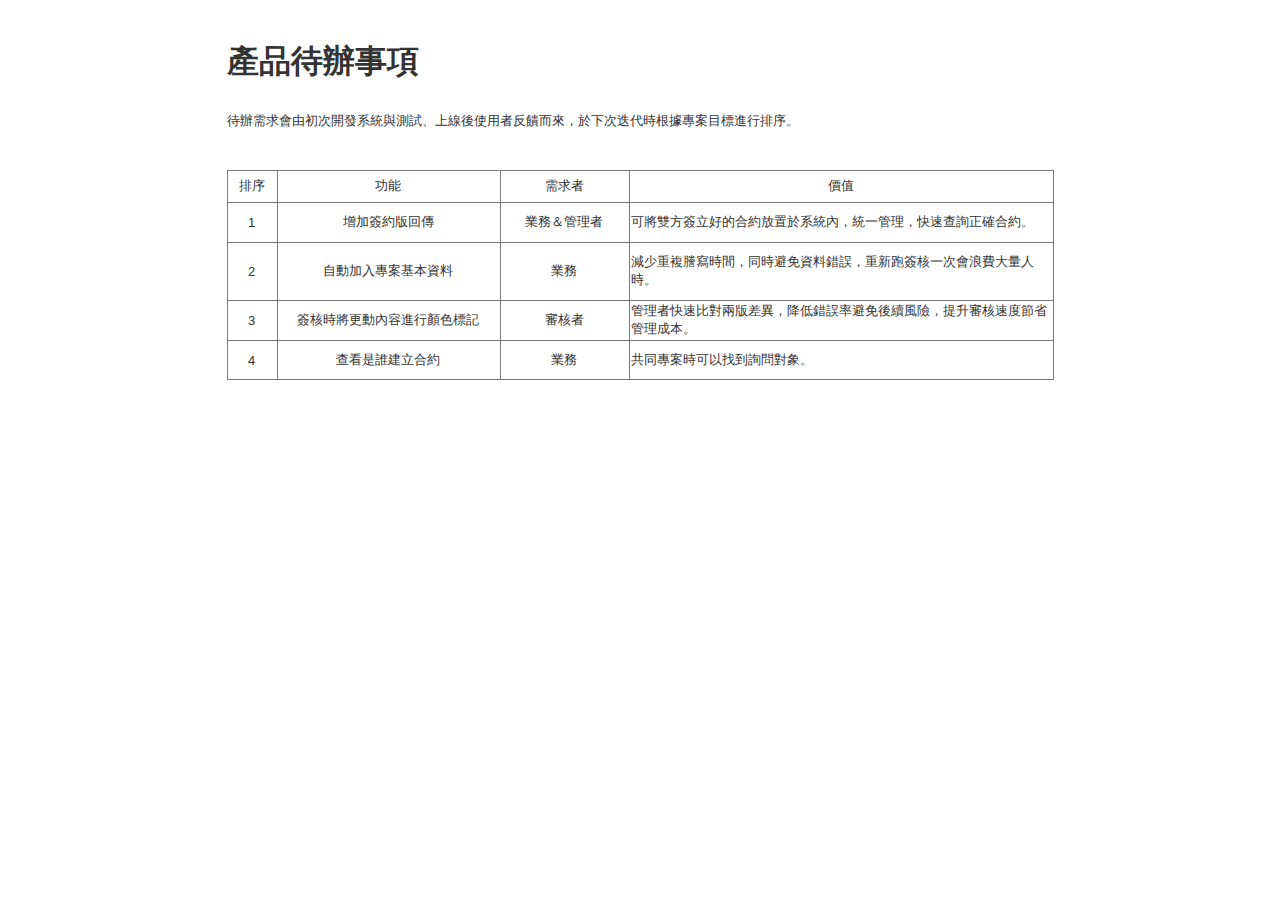
<file: 產品待辦事項.html>
﻿<!DOCTYPE html>
<html>
  <head>
    <title>產品待辦事項</title>
    <meta http-equiv="X-UA-Compatible" content="IE=edge"/>
    <meta http-equiv="content-type" content="text/html; charset=utf-8"/>
    <link href="resources/css/axure_rp_page.css" type="text/css" rel="stylesheet"/>
    <link href="data/styles.css" type="text/css" rel="stylesheet"/>
    <link href="files/產品待辦事項/styles.css" type="text/css" rel="stylesheet"/>
    <link href="https://fonts.googleapis.com" rel="preconnect"/>
    <link href="https://fonts.gstatic.com" rel="preconnect"/>
    <link href="https://fonts.googleapis.com/css2?family=Inter:wght@100..900&display=swap" rel="stylesheet"/>
    <script src="resources/scripts/jquery-3.7.1.min.js"></script>
    <script src="resources/scripts/axure/axQuery.js"></script>
    <script src="resources/scripts/axure/globals.js"></script>
    <script src="resources/scripts/axutils.js"></script>
    <script src="resources/scripts/axure/annotation.js"></script>
    <script src="resources/scripts/axure/axQuery.std.js"></script>
    <script src="resources/scripts/axure/doc.js"></script>
    <script src="resources/scripts/messagecenter.js"></script>
    <script src="resources/scripts/axure/events.js"></script>
    <script src="resources/scripts/axure/recording.js"></script>
    <script src="resources/scripts/axure/action.js"></script>
    <script src="resources/scripts/axure/expr.js"></script>
    <script src="resources/scripts/axure/geometry.js"></script>
    <script src="resources/scripts/axure/flyout.js"></script>
    <script src="resources/scripts/axure/model.js"></script>
    <script src="resources/scripts/axure/repeater.js"></script>
    <script src="resources/scripts/axure/sto.js"></script>
    <script src="resources/scripts/axure/utils.temp.js"></script>
    <script src="resources/scripts/axure/variables.js"></script>
    <script src="resources/scripts/axure/drag.js"></script>
    <script src="resources/scripts/axure/move.js"></script>
    <script src="resources/scripts/axure/visibility.js"></script>
    <script src="resources/scripts/axure/style.js"></script>
    <script src="resources/scripts/axure/adaptive.js"></script>
    <script src="resources/scripts/axure/tree.js"></script>
    <script src="resources/scripts/axure/init.temp.js"></script>
    <script src="resources/scripts/axure/legacy.js"></script>
    <script src="resources/scripts/axure/viewer.js"></script>
    <script src="resources/scripts/axure/math.js"></script>
    <script src="resources/scripts/axure/jquery.nicescroll.min.js"></script>
    <script src="data/document.js"></script>
    <script src="files/產品待辦事項/data.js"></script>
    <script type="text/javascript">
      $axure.utils.getTransparentGifPath = function() { return 'resources/images/transparent.gif'; };
      $axure.utils.getOtherPath = function() { return 'resources/Other.html'; };
      $axure.utils.getReloadPath = function() { return 'resources/reload.html'; };
    </script>
  </head>
  <body>
    <div id="base" class="">

      <!-- Unnamed (Table) -->
      <div id="u476" class="ax_default">

        <!-- Unnamed (Table cell) -->
        <div id="u477" class="ax_default table_cell transition notrs">
          <svg data="images/產品待辦事項/u477.svg" id="u477_img" class="img generatedImage" viewbox="0 0 50 32">

  <path d="M 1 1  L 50 1  L 50 32  L 1 32  L 1 1  Z " fill-rule="nonzero" fill="rgba(255, 255, 255, 1)" stroke="none" class="fill" />
  <path d="M 0.5 1  L 0.5 32  " stroke-width="1" stroke-dasharray="0" stroke="rgba(121, 121, 121, 1)" fill="none" class="stroke" />
  <path d="M 0 0.5  L 50 0.5  " stroke-width="1" stroke-dasharray="0" stroke="rgba(121, 121, 121, 1)" fill="none" class="stroke" />
          </svg>
          <div id="u477_text" class="text ">
            <p><span>排序</span></p>
          </div>
        </div>

        <!-- Unnamed (Table cell) -->
        <div id="u478" class="ax_default table_cell transition notrs">
          <svg data="images/產品待辦事項/u478.svg" id="u478_img" class="img generatedImage" viewbox="50 0 223 32">

  <path d="M 1 1  L 223 1  L 223 32  L 1 32  L 1 1  Z " fill-rule="nonzero" fill="rgba(255, 255, 255, 1)" stroke="none" transform="matrix(1 0 0 1 50 0 )" class="fill" />
  <path d="M 0.5 1  L 0.5 32  " stroke-width="1" stroke-dasharray="0" stroke="rgba(121, 121, 121, 1)" fill="none" transform="matrix(1 0 0 1 50 0 )" class="stroke" />
  <path d="M 0 0.5  L 223 0.5  " stroke-width="1" stroke-dasharray="0" stroke="rgba(121, 121, 121, 1)" fill="none" transform="matrix(1 0 0 1 50 0 )" class="stroke" />
          </svg>
          <div id="u478_text" class="text ">
            <p><span>功能</span></p>
          </div>
        </div>

        <!-- Unnamed (Table cell) -->
        <div id="u479" class="ax_default table_cell transition notrs">
          <svg data="images/產品待辦事項/u479.svg" id="u479_img" class="img generatedImage" viewbox="273 0 129 32">

  <path d="M 1 1  L 129 1  L 129 32  L 1 32  L 1 1  Z " fill-rule="nonzero" fill="rgba(255, 255, 255, 1)" stroke="none" transform="matrix(1 0 0 1 273 0 )" class="fill" />
  <path d="M 0.5 1  L 0.5 32  " stroke-width="1" stroke-dasharray="0" stroke="rgba(121, 121, 121, 1)" fill="none" transform="matrix(1 0 0 1 273 0 )" class="stroke" />
  <path d="M 0 0.5  L 129 0.5  " stroke-width="1" stroke-dasharray="0" stroke="rgba(121, 121, 121, 1)" fill="none" transform="matrix(1 0 0 1 273 0 )" class="stroke" />
          </svg>
          <div id="u479_text" class="text ">
            <p><span>需求者</span></p>
          </div>
        </div>

        <!-- Unnamed (Table cell) -->
        <div id="u480" class="ax_default table_cell transition notrs">
          <svg data="images/產品待辦事項/u480.svg" id="u480_img" class="img generatedImage" viewbox="402 0 425 32">

  <path d="M 1 1  L 424 1  L 424 32  L 1 32  L 1 1  Z " fill-rule="nonzero" fill="rgba(255, 255, 255, 1)" stroke="none" transform="matrix(1 0 0 1 402 0 )" class="fill" />
  <path d="M 0.5 1  L 0.5 32  " stroke-width="1" stroke-dasharray="0" stroke="rgba(121, 121, 121, 1)" fill="none" transform="matrix(1 0 0 1 402 0 )" class="stroke" />
  <path d="M 0 0.5  L 425 0.5  " stroke-width="1" stroke-dasharray="0" stroke="rgba(121, 121, 121, 1)" fill="none" transform="matrix(1 0 0 1 402 0 )" class="stroke" />
  <path d="M 424.5 1  L 424.5 32  " stroke-width="1" stroke-dasharray="0" stroke="rgba(121, 121, 121, 1)" fill="none" transform="matrix(1 0 0 1 402 0 )" class="stroke" />
          </svg>
          <div id="u480_text" class="text ">
            <p><span>價值</span></p>
          </div>
        </div>

        <!-- Unnamed (Table cell) -->
        <div id="u481" class="ax_default table_cell transition notrs">
          <svg data="images/產品待辦事項/u481.svg" id="u481_img" class="img generatedImage" viewbox="0 32 50 40">

  <path d="M 1 1  L 50 1  L 50 40  L 1 40  L 1 1  Z " fill-rule="nonzero" fill="rgba(255, 255, 255, 1)" stroke="none" transform="matrix(1 0 0 1 0 32 )" class="fill" />
  <path d="M 0.5 1  L 0.5 40  " stroke-width="1" stroke-dasharray="0" stroke="rgba(121, 121, 121, 1)" fill="none" transform="matrix(1 0 0 1 0 32 )" class="stroke" />
  <path d="M 0 0.5  L 50 0.5  " stroke-width="1" stroke-dasharray="0" stroke="rgba(121, 121, 121, 1)" fill="none" transform="matrix(1 0 0 1 0 32 )" class="stroke" />
          </svg>
          <div id="u481_text" class="text ">
            <p><span>1</span></p>
          </div>
        </div>

        <!-- Unnamed (Table cell) -->
        <div id="u482" class="ax_default table_cell transition notrs">
          <svg data="images/產品待辦事項/u482.svg" id="u482_img" class="img generatedImage" viewbox="50 32 223 40">

  <path d="M 1 1  L 223 1  L 223 40  L 1 40  L 1 1  Z " fill-rule="nonzero" fill="rgba(255, 255, 255, 1)" stroke="none" transform="matrix(1 0 0 1 50 32 )" class="fill" />
  <path d="M 0.5 1  L 0.5 40  " stroke-width="1" stroke-dasharray="0" stroke="rgba(121, 121, 121, 1)" fill="none" transform="matrix(1 0 0 1 50 32 )" class="stroke" />
  <path d="M 0 0.5  L 223 0.5  " stroke-width="1" stroke-dasharray="0" stroke="rgba(121, 121, 121, 1)" fill="none" transform="matrix(1 0 0 1 50 32 )" class="stroke" />
          </svg>
          <div id="u482_text" class="text ">
            <p><span>增加簽約版回傳</span></p>
          </div>
        </div>

        <!-- Unnamed (Table cell) -->
        <div id="u483" class="ax_default table_cell transition notrs">
          <svg data="images/產品待辦事項/u483.svg" id="u483_img" class="img generatedImage" viewbox="273 32 129 40">

  <path d="M 1 1  L 129 1  L 129 40  L 1 40  L 1 1  Z " fill-rule="nonzero" fill="rgba(255, 255, 255, 1)" stroke="none" transform="matrix(1 0 0 1 273 32 )" class="fill" />
  <path d="M 0.5 1  L 0.5 40  " stroke-width="1" stroke-dasharray="0" stroke="rgba(121, 121, 121, 1)" fill="none" transform="matrix(1 0 0 1 273 32 )" class="stroke" />
  <path d="M 0 0.5  L 129 0.5  " stroke-width="1" stroke-dasharray="0" stroke="rgba(121, 121, 121, 1)" fill="none" transform="matrix(1 0 0 1 273 32 )" class="stroke" />
          </svg>
          <div id="u483_text" class="text ">
            <p><span>業務＆管理者</span></p>
          </div>
        </div>

        <!-- Unnamed (Table cell) -->
        <div id="u484" class="ax_default table_cell transition notrs">
          <svg data="images/產品待辦事項/u484.svg" id="u484_img" class="img generatedImage" viewbox="402 32 425 40">

  <path d="M 1 1  L 424 1  L 424 40  L 1 40  L 1 1  Z " fill-rule="nonzero" fill="rgba(255, 255, 255, 1)" stroke="none" transform="matrix(1 0 0 1 402 32 )" class="fill" />
  <path d="M 0.5 1  L 0.5 40  " stroke-width="1" stroke-dasharray="0" stroke="rgba(121, 121, 121, 1)" fill="none" transform="matrix(1 0 0 1 402 32 )" class="stroke" />
  <path d="M 0 0.5  L 425 0.5  " stroke-width="1" stroke-dasharray="0" stroke="rgba(121, 121, 121, 1)" fill="none" transform="matrix(1 0 0 1 402 32 )" class="stroke" />
  <path d="M 424.5 1  L 424.5 40  " stroke-width="1" stroke-dasharray="0" stroke="rgba(121, 121, 121, 1)" fill="none" transform="matrix(1 0 0 1 402 32 )" class="stroke" />
          </svg>
          <div id="u484_text" class="text ">
            <p><span>可將雙方簽立好的合約放置於系統內，統一管理，快速查詢正確合約。</span></p>
          </div>
        </div>

        <!-- Unnamed (Table cell) -->
        <div id="u485" class="ax_default table_cell transition notrs">
          <svg data="images/產品待辦事項/u485.svg" id="u485_img" class="img generatedImage" viewbox="0 72 50 58">

  <path d="M 1 1  L 50 1  L 50 58  L 1 58  L 1 1  Z " fill-rule="nonzero" fill="rgba(255, 255, 255, 1)" stroke="none" transform="matrix(1 0 0 1 0 72 )" class="fill" />
  <path d="M 0.5 1  L 0.5 58  " stroke-width="1" stroke-dasharray="0" stroke="rgba(121, 121, 121, 1)" fill="none" transform="matrix(1 0 0 1 0 72 )" class="stroke" />
  <path d="M 0 0.5  L 50 0.5  " stroke-width="1" stroke-dasharray="0" stroke="rgba(121, 121, 121, 1)" fill="none" transform="matrix(1 0 0 1 0 72 )" class="stroke" />
          </svg>
          <div id="u485_text" class="text ">
            <p><span>2</span></p>
          </div>
        </div>

        <!-- Unnamed (Table cell) -->
        <div id="u486" class="ax_default table_cell transition notrs">
          <svg data="images/產品待辦事項/u486.svg" id="u486_img" class="img generatedImage" viewbox="50 72 223 58">

  <path d="M 1 1  L 223 1  L 223 58  L 1 58  L 1 1  Z " fill-rule="nonzero" fill="rgba(255, 255, 255, 1)" stroke="none" transform="matrix(1 0 0 1 50 72 )" class="fill" />
  <path d="M 0.5 1  L 0.5 58  " stroke-width="1" stroke-dasharray="0" stroke="rgba(121, 121, 121, 1)" fill="none" transform="matrix(1 0 0 1 50 72 )" class="stroke" />
  <path d="M 0 0.5  L 223 0.5  " stroke-width="1" stroke-dasharray="0" stroke="rgba(121, 121, 121, 1)" fill="none" transform="matrix(1 0 0 1 50 72 )" class="stroke" />
          </svg>
          <div id="u486_text" class="text ">
            <p><span>自動加入專案基本資料</span></p>
          </div>
        </div>

        <!-- Unnamed (Table cell) -->
        <div id="u487" class="ax_default table_cell transition notrs">
          <svg data="images/產品待辦事項/u487.svg" id="u487_img" class="img generatedImage" viewbox="273 72 129 58">

  <path d="M 1 1  L 129 1  L 129 58  L 1 58  L 1 1  Z " fill-rule="nonzero" fill="rgba(255, 255, 255, 1)" stroke="none" transform="matrix(1 0 0 1 273 72 )" class="fill" />
  <path d="M 0.5 1  L 0.5 58  " stroke-width="1" stroke-dasharray="0" stroke="rgba(121, 121, 121, 1)" fill="none" transform="matrix(1 0 0 1 273 72 )" class="stroke" />
  <path d="M 0 0.5  L 129 0.5  " stroke-width="1" stroke-dasharray="0" stroke="rgba(121, 121, 121, 1)" fill="none" transform="matrix(1 0 0 1 273 72 )" class="stroke" />
          </svg>
          <div id="u487_text" class="text ">
            <p><span>業務</span></p>
          </div>
        </div>

        <!-- Unnamed (Table cell) -->
        <div id="u488" class="ax_default table_cell transition notrs">
          <svg data="images/產品待辦事項/u488.svg" id="u488_img" class="img generatedImage" viewbox="402 72 425 58">

  <path d="M 1 1  L 424 1  L 424 58  L 1 58  L 1 1  Z " fill-rule="nonzero" fill="rgba(255, 255, 255, 1)" stroke="none" transform="matrix(1 0 0 1 402 72 )" class="fill" />
  <path d="M 0.5 1  L 0.5 58  " stroke-width="1" stroke-dasharray="0" stroke="rgba(121, 121, 121, 1)" fill="none" transform="matrix(1 0 0 1 402 72 )" class="stroke" />
  <path d="M 0 0.5  L 425 0.5  " stroke-width="1" stroke-dasharray="0" stroke="rgba(121, 121, 121, 1)" fill="none" transform="matrix(1 0 0 1 402 72 )" class="stroke" />
  <path d="M 424.5 1  L 424.5 58  " stroke-width="1" stroke-dasharray="0" stroke="rgba(121, 121, 121, 1)" fill="none" transform="matrix(1 0 0 1 402 72 )" class="stroke" />
          </svg>
          <div id="u488_text" class="text ">
            <p><span>減少重複謄寫時間，同時避免資料錯誤，重新跑簽核一次會浪費大量人時。</span></p>
          </div>
        </div>

        <!-- Unnamed (Table cell) -->
        <div id="u489" class="ax_default table_cell transition notrs">
          <svg data="images/產品待辦事項/u489.svg" id="u489_img" class="img generatedImage" viewbox="0 130 50 40">

  <path d="M 1 1  L 50 1  L 50 40  L 1 40  L 1 1  Z " fill-rule="nonzero" fill="rgba(255, 255, 255, 1)" stroke="none" transform="matrix(1 0 0 1 0 130 )" class="fill" />
  <path d="M 0.5 1  L 0.5 40  " stroke-width="1" stroke-dasharray="0" stroke="rgba(121, 121, 121, 1)" fill="none" transform="matrix(1 0 0 1 0 130 )" class="stroke" />
  <path d="M 0 0.5  L 50 0.5  " stroke-width="1" stroke-dasharray="0" stroke="rgba(121, 121, 121, 1)" fill="none" transform="matrix(1 0 0 1 0 130 )" class="stroke" />
          </svg>
          <div id="u489_text" class="text ">
            <p><span>3</span></p>
          </div>
        </div>

        <!-- Unnamed (Table cell) -->
        <div id="u490" class="ax_default table_cell transition notrs">
          <svg data="images/產品待辦事項/u490.svg" id="u490_img" class="img generatedImage" viewbox="50 130 223 40">

  <path d="M 1 1  L 223 1  L 223 40  L 1 40  L 1 1  Z " fill-rule="nonzero" fill="rgba(255, 255, 255, 1)" stroke="none" transform="matrix(1 0 0 1 50 130 )" class="fill" />
  <path d="M 0.5 1  L 0.5 40  " stroke-width="1" stroke-dasharray="0" stroke="rgba(121, 121, 121, 1)" fill="none" transform="matrix(1 0 0 1 50 130 )" class="stroke" />
  <path d="M 0 0.5  L 223 0.5  " stroke-width="1" stroke-dasharray="0" stroke="rgba(121, 121, 121, 1)" fill="none" transform="matrix(1 0 0 1 50 130 )" class="stroke" />
          </svg>
          <div id="u490_text" class="text ">
            <p><span>簽核時將更動內容進行顏色標記</span></p>
          </div>
        </div>

        <!-- Unnamed (Table cell) -->
        <div id="u491" class="ax_default table_cell transition notrs">
          <svg data="images/產品待辦事項/u491.svg" id="u491_img" class="img generatedImage" viewbox="273 130 129 40">

  <path d="M 1 1  L 129 1  L 129 40  L 1 40  L 1 1  Z " fill-rule="nonzero" fill="rgba(255, 255, 255, 1)" stroke="none" transform="matrix(1 0 0 1 273 130 )" class="fill" />
  <path d="M 0.5 1  L 0.5 40  " stroke-width="1" stroke-dasharray="0" stroke="rgba(121, 121, 121, 1)" fill="none" transform="matrix(1 0 0 1 273 130 )" class="stroke" />
  <path d="M 0 0.5  L 129 0.5  " stroke-width="1" stroke-dasharray="0" stroke="rgba(121, 121, 121, 1)" fill="none" transform="matrix(1 0 0 1 273 130 )" class="stroke" />
          </svg>
          <div id="u491_text" class="text ">
            <p><span>審核者</span></p>
          </div>
        </div>

        <!-- Unnamed (Table cell) -->
        <div id="u492" class="ax_default table_cell transition notrs">
          <svg data="images/產品待辦事項/u492.svg" id="u492_img" class="img generatedImage" viewbox="402 130 425 40">

  <path d="M 1 1  L 424 1  L 424 40  L 1 40  L 1 1  Z " fill-rule="nonzero" fill="rgba(255, 255, 255, 1)" stroke="none" transform="matrix(1 0 0 1 402 130 )" class="fill" />
  <path d="M 0.5 1  L 0.5 40  " stroke-width="1" stroke-dasharray="0" stroke="rgba(121, 121, 121, 1)" fill="none" transform="matrix(1 0 0 1 402 130 )" class="stroke" />
  <path d="M 0 0.5  L 425 0.5  " stroke-width="1" stroke-dasharray="0" stroke="rgba(121, 121, 121, 1)" fill="none" transform="matrix(1 0 0 1 402 130 )" class="stroke" />
  <path d="M 424.5 1  L 424.5 40  " stroke-width="1" stroke-dasharray="0" stroke="rgba(121, 121, 121, 1)" fill="none" transform="matrix(1 0 0 1 402 130 )" class="stroke" />
          </svg>
          <div id="u492_text" class="text ">
            <p><span>管理者快速比對兩版差異，降低錯誤率避免後續風險，提升審核速度節省管理成本。</span></p>
          </div>
        </div>

        <!-- Unnamed (Table cell) -->
        <div id="u493" class="ax_default table_cell transition notrs">
          <svg data="images/產品待辦事項/u493.svg" id="u493_img" class="img generatedImage" viewbox="0 170 50 40">

  <path d="M 1 1  L 50 1  L 50 39  L 1 39  L 1 1  Z " fill-rule="nonzero" fill="rgba(255, 255, 255, 1)" stroke="none" transform="matrix(1 0 0 1 0 170 )" class="fill" />
  <path d="M 0.5 1  L 0.5 39  " stroke-width="1" stroke-dasharray="0" stroke="rgba(121, 121, 121, 1)" fill="none" transform="matrix(1 0 0 1 0 170 )" class="stroke" />
  <path d="M 0 0.5  L 50 0.5  " stroke-width="1" stroke-dasharray="0" stroke="rgba(121, 121, 121, 1)" fill="none" transform="matrix(1 0 0 1 0 170 )" class="stroke" />
  <path d="M 0 39.5  L 50 39.5  " stroke-width="1" stroke-dasharray="0" stroke="rgba(121, 121, 121, 1)" fill="none" transform="matrix(1 0 0 1 0 170 )" class="stroke" />
          </svg>
          <div id="u493_text" class="text ">
            <p><span>4</span></p>
          </div>
        </div>

        <!-- Unnamed (Table cell) -->
        <div id="u494" class="ax_default table_cell transition notrs">
          <svg data="images/產品待辦事項/u494.svg" id="u494_img" class="img generatedImage" viewbox="50 170 223 40">

  <path d="M 1 1  L 223 1  L 223 39  L 1 39  L 1 1  Z " fill-rule="nonzero" fill="rgba(255, 255, 255, 1)" stroke="none" transform="matrix(1 0 0 1 50 170 )" class="fill" />
  <path d="M 0.5 1  L 0.5 39  " stroke-width="1" stroke-dasharray="0" stroke="rgba(121, 121, 121, 1)" fill="none" transform="matrix(1 0 0 1 50 170 )" class="stroke" />
  <path d="M 0 0.5  L 223 0.5  " stroke-width="1" stroke-dasharray="0" stroke="rgba(121, 121, 121, 1)" fill="none" transform="matrix(1 0 0 1 50 170 )" class="stroke" />
  <path d="M 0 39.5  L 223 39.5  " stroke-width="1" stroke-dasharray="0" stroke="rgba(121, 121, 121, 1)" fill="none" transform="matrix(1 0 0 1 50 170 )" class="stroke" />
          </svg>
          <div id="u494_text" class="text ">
            <p><span>查看是誰建立合約</span></p>
          </div>
        </div>

        <!-- Unnamed (Table cell) -->
        <div id="u495" class="ax_default table_cell transition notrs">
          <svg data="images/產品待辦事項/u495.svg" id="u495_img" class="img generatedImage" viewbox="273 170 129 40">

  <path d="M 1 1  L 129 1  L 129 39  L 1 39  L 1 1  Z " fill-rule="nonzero" fill="rgba(255, 255, 255, 1)" stroke="none" transform="matrix(1 0 0 1 273 170 )" class="fill" />
  <path d="M 0.5 1  L 0.5 39  " stroke-width="1" stroke-dasharray="0" stroke="rgba(121, 121, 121, 1)" fill="none" transform="matrix(1 0 0 1 273 170 )" class="stroke" />
  <path d="M 0 0.5  L 129 0.5  " stroke-width="1" stroke-dasharray="0" stroke="rgba(121, 121, 121, 1)" fill="none" transform="matrix(1 0 0 1 273 170 )" class="stroke" />
  <path d="M 0 39.5  L 129 39.5  " stroke-width="1" stroke-dasharray="0" stroke="rgba(121, 121, 121, 1)" fill="none" transform="matrix(1 0 0 1 273 170 )" class="stroke" />
          </svg>
          <div id="u495_text" class="text ">
            <p><span>業務</span></p>
          </div>
        </div>

        <!-- Unnamed (Table cell) -->
        <div id="u496" class="ax_default table_cell transition notrs">
          <svg data="images/產品待辦事項/u496.svg" id="u496_img" class="img generatedImage" viewbox="402 170 425 40">

  <path d="M 1 1  L 424 1  L 424 39  L 1 39  L 1 1  Z " fill-rule="nonzero" fill="rgba(255, 255, 255, 1)" stroke="none" transform="matrix(1 0 0 1 402 170 )" class="fill" />
  <path d="M 0.5 1  L 0.5 39  " stroke-width="1" stroke-dasharray="0" stroke="rgba(121, 121, 121, 1)" fill="none" transform="matrix(1 0 0 1 402 170 )" class="stroke" />
  <path d="M 0 0.5  L 425 0.5  " stroke-width="1" stroke-dasharray="0" stroke="rgba(121, 121, 121, 1)" fill="none" transform="matrix(1 0 0 1 402 170 )" class="stroke" />
  <path d="M 424.5 1  L 424.5 39  " stroke-width="1" stroke-dasharray="0" stroke="rgba(121, 121, 121, 1)" fill="none" transform="matrix(1 0 0 1 402 170 )" class="stroke" />
  <path d="M 0 39.5  L 425 39.5  " stroke-width="1" stroke-dasharray="0" stroke="rgba(121, 121, 121, 1)" fill="none" transform="matrix(1 0 0 1 402 170 )" class="stroke" />
          </svg>
          <div id="u496_text" class="text ">
            <p><span>共同專案時可以找到詢問對象。</span></p>
          </div>
        </div>
      </div>

      <!-- Unnamed (Rectangle) -->
      <div id="u497" class="ax_default heading_1 transition notrs">
        <div id="u497_div" class=""></div>
        <div id="u497_text" class="text ">
          <p><span>產品待辦事項</span></p>
        </div>
      </div>

      <!-- Unnamed (Rectangle) -->
      <div id="u498" class="ax_default paragraph transition notrs">
        <div id="u498_div" class=""></div>
        <div id="u498_text" class="text ">
          <p><span>待辦需求會由初次開發系統與測試、上線後使用者反饋而來，於下次迭代時根據專案目標進行排序。</span></p>
        </div>
      </div>
    </div>
    <script src="resources/scripts/axure/ios.js"></script>
  </body>
</html>
</file>
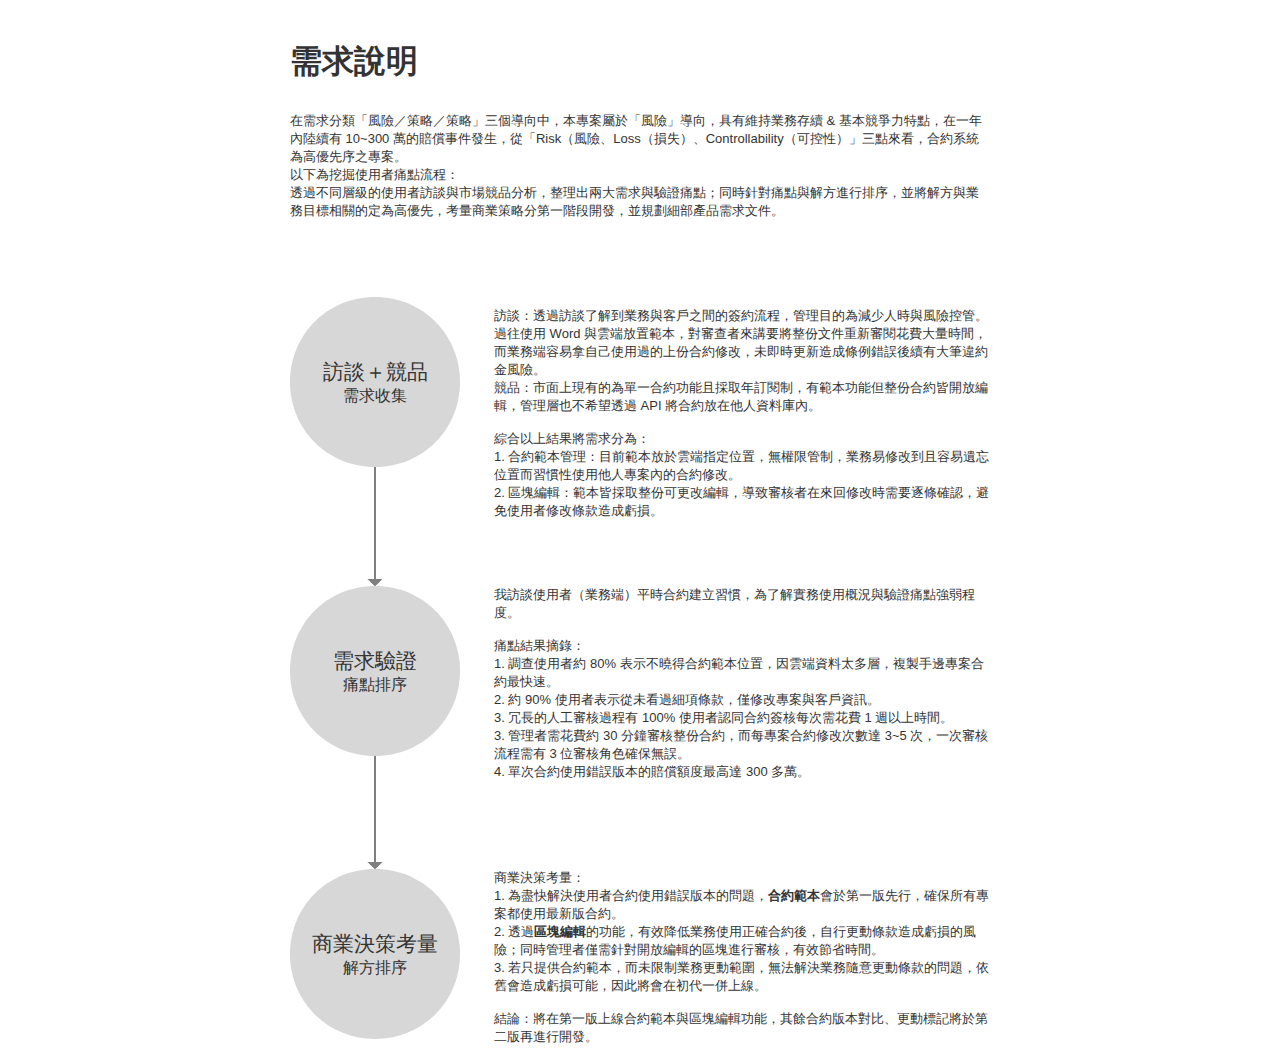
<file: 需求說明.html>
﻿<!DOCTYPE html>
<html>
  <head>
    <title>需求說明</title>
    <meta http-equiv="X-UA-Compatible" content="IE=edge"/>
    <meta http-equiv="content-type" content="text/html; charset=utf-8"/>
    <link href="resources/css/axure_rp_page.css" type="text/css" rel="stylesheet"/>
    <link href="data/styles.css" type="text/css" rel="stylesheet"/>
    <link href="files/需求說明/styles.css" type="text/css" rel="stylesheet"/>
    <link href="https://fonts.googleapis.com" rel="preconnect"/>
    <link href="https://fonts.gstatic.com" rel="preconnect"/>
    <link href="https://fonts.googleapis.com/css2?family=Inter:wght@100..900&display=swap" rel="stylesheet"/>
    <script src="resources/scripts/jquery-3.7.1.min.js"></script>
    <script src="resources/scripts/axure/axQuery.js"></script>
    <script src="resources/scripts/axure/globals.js"></script>
    <script src="resources/scripts/axutils.js"></script>
    <script src="resources/scripts/axure/annotation.js"></script>
    <script src="resources/scripts/axure/axQuery.std.js"></script>
    <script src="resources/scripts/axure/doc.js"></script>
    <script src="resources/scripts/messagecenter.js"></script>
    <script src="resources/scripts/axure/events.js"></script>
    <script src="resources/scripts/axure/recording.js"></script>
    <script src="resources/scripts/axure/action.js"></script>
    <script src="resources/scripts/axure/expr.js"></script>
    <script src="resources/scripts/axure/geometry.js"></script>
    <script src="resources/scripts/axure/flyout.js"></script>
    <script src="resources/scripts/axure/model.js"></script>
    <script src="resources/scripts/axure/repeater.js"></script>
    <script src="resources/scripts/axure/sto.js"></script>
    <script src="resources/scripts/axure/utils.temp.js"></script>
    <script src="resources/scripts/axure/variables.js"></script>
    <script src="resources/scripts/axure/drag.js"></script>
    <script src="resources/scripts/axure/move.js"></script>
    <script src="resources/scripts/axure/visibility.js"></script>
    <script src="resources/scripts/axure/style.js"></script>
    <script src="resources/scripts/axure/adaptive.js"></script>
    <script src="resources/scripts/axure/tree.js"></script>
    <script src="resources/scripts/axure/init.temp.js"></script>
    <script src="resources/scripts/axure/legacy.js"></script>
    <script src="resources/scripts/axure/viewer.js"></script>
    <script src="resources/scripts/axure/math.js"></script>
    <script src="resources/scripts/axure/jquery.nicescroll.min.js"></script>
    <script src="data/document.js"></script>
    <script src="files/需求說明/data.js"></script>
    <script type="text/javascript">
      $axure.utils.getTransparentGifPath = function() { return 'resources/images/transparent.gif'; };
      $axure.utils.getOtherPath = function() { return 'resources/Other.html'; };
      $axure.utils.getReloadPath = function() { return 'resources/reload.html'; };
    </script>
  </head>
  <body>
    <div id="base" class="">

      <!-- Unnamed (Rectangle) -->
      <div id="u53" class="ax_default heading_1 transition notrs">
        <div id="u53_div" class=""></div>
        <div id="u53_text" class="text ">
          <p><span>需求說明</span></p>
        </div>
      </div>

      <!-- Unnamed (Rectangle) -->
      <div id="u54" class="ax_default paragraph transition notrs">
        <div id="u54_div" class=""></div>
        <div id="u54_text" class="text ">
          <p><span>在需求分類「風險／策略／策略」三個導向中，本專案屬於「風險」導向，具有維持業務存續 &amp; 基本競爭力特點，在一年內陸續有 10~300 萬的賠償事件發生，從「Risk（風險、Loss（損失）、Controllability（可控性）」三點來看，合約系統為高優先序之專案。</span></p><p><span>以下為挖掘使用者痛點流程：</span></p><p><span>透過不同層級的使用者訪談與市場競品分析，整理出兩大需求與驗證痛點；同時針對痛點與解方進行排序，並將解方與業務目標相關的定為高優先，考量商業策略分第一階段開發，並規劃細部產品需求文件。</span></p>
        </div>
      </div>

      <!-- Unnamed (Ellipse) -->
      <div id="u55" class="ax_default ellipse transition notrs">
        <svg data="images/需求說明/u55.svg" id="u55_img" class="img generatedImage">

  <defs>
    <pattern id="u55_img_bgp" patternUnits="userSpaceOnUse" alignment="0 0" imageRepeat="None" />
    <mask fill="white" id="u55_img_cl224">
      <path d="M 0 85  C 0 37.4  37.4 0  85 0  C 132.6 0  170 37.4  170 85  C 170 132.6  132.6 170  85 170  C 37.4 170  0 132.6  0 85  Z " fill-rule="evenodd" />
    </mask>
  </defs>
  <g transform="matrix(1 0 0 1 -50 -297 )">
    <path d="M 0 85  C 0 37.4  37.4 0  85 0  C 132.6 0  170 37.4  170 85  C 170 132.6  132.6 170  85 170  C 37.4 170  0 132.6  0 85  Z " fill-rule="nonzero" fill="rgba(215, 215, 215, 1)" stroke="none" transform="matrix(1 0 0 1 50 297 )" class="fill" />
    <path d="M 0 85  C 0 37.4  37.4 0  85 0  C 132.6 0  170 37.4  170 85  C 170 132.6  132.6 170  85 170  C 37.4 170  0 132.6  0 85  Z " stroke-width="0" stroke-dasharray="0" stroke="rgba(121, 121, 121, 1)" fill="none" transform="matrix(1 0 0 1 50 297 )" class="stroke" mask="url(#u55_img_cl224)" />
  </g>
        </svg>
        <div id="u55_text" class="text ">
          <p style="font-size:16px;"><span style="font-size:21px;">訪談＋競品</span></p><p style="font-size:16px;"><span>需求收集</span></p>
        </div>
      </div>

      <!-- Unnamed (Ellipse) -->
      <div id="u56" class="ax_default ellipse transition notrs">
        <svg data="images/需求說明/u55.svg" id="u56_img" class="img generatedImage">

  <defs>
    <pattern id="u56_img_bgp" patternUnits="userSpaceOnUse" alignment="0 0" imageRepeat="None" />
    <mask fill="white" id="u56_img_cl224">
      <path d="M 0 85  C 0 37.4  37.4 0  85 0  C 132.6 0  170 37.4  170 85  C 170 132.6  132.6 170  85 170  C 37.4 170  0 132.6  0 85  Z " fill-rule="evenodd" />
    </mask>
  </defs>
  <g transform="matrix(1 0 0 1 -50 -297 )">
    <path d="M 0 85  C 0 37.4  37.4 0  85 0  C 132.6 0  170 37.4  170 85  C 170 132.6  132.6 170  85 170  C 37.4 170  0 132.6  0 85  Z " fill-rule="nonzero" fill="rgba(215, 215, 215, 1)" stroke="none" transform="matrix(1 0 0 1 50 297 )" class="fill" />
    <path d="M 0 85  C 0 37.4  37.4 0  85 0  C 132.6 0  170 37.4  170 85  C 170 132.6  132.6 170  85 170  C 37.4 170  0 132.6  0 85  Z " stroke-width="0" stroke-dasharray="0" stroke="rgba(121, 121, 121, 1)" fill="none" transform="matrix(1 0 0 1 50 297 )" class="stroke" mask="url(#u56_img_cl224)" />
  </g>
        </svg>
        <div id="u56_text" class="text ">
          <p style="font-size:16px;"><span style="font-size:21px;">需求驗證</span></p><p style="font-size:16px;"><span>痛點排序</span></p>
        </div>
      </div>

      <!-- Unnamed (Rectangle) -->
      <div id="u57" class="ax_default paragraph transition notrs">
        <div id="u57_div" class=""></div>
        <div id="u57_text" class="text ">
          <p><span>訪談：透過訪談了解到業務與客戶之間的簽約流程，管理目的為減少人時與風險控管。過往使用 Word 與雲端放置範本，對審查者來講要將整份文件重新審閱花費大量時間，而業務端容易拿自己使用過的上份合約修改，未即時更新造成條例錯誤後續有大筆違約金風險。</span></p><p><span>競品：市面上現有的為單一合約功能且採取年訂閱制，有範本功能但整份合約皆開放編輯，管理層也不希望透過 API 將合約放在他人資料庫內。</span></p><p><span><br></span></p><p><span>綜合以上結果將需求分為：</span></p><p><span>1. 合約範本管理：目前範本放於雲端指定位置，無權限管制，業務易修改到且容易遺忘位置而習慣性使用他人專案內的合約修改。</span></p><p><span>2. 區塊編輯：範本皆採取整份可更改編輯，導致審核者在來回修改時需要逐條確認，避免使用者修改條款造成虧損。</span></p>
        </div>
      </div>

      <!-- Unnamed (Rectangle) -->
      <div id="u58" class="ax_default paragraph transition notrs">
        <div id="u58_div" class=""></div>
        <div id="u58_text" class="text ">
          <p><span>我訪談使用者（業務端）平時合約建立習慣，為了解實務使用概況與驗證痛點強弱程度。</span></p><p><span><br></span></p><p><span>痛點結果摘錄：</span></p><p><span>1. 調查使用者約 80% 表示不曉得合約範本位置，因雲端資料太多層，複製手邊專案合約最快速。</span></p><p><span>2. 約 90% 使用者表示從未看過細項條款，僅修改專案與客戶資訊。</span></p><p><span>3. 冗長的人工審核過程有 100% 使用者認同合約簽核每次需花費 1 週以上時間。</span></p><p><span>3. 管理者需花費約 30 分鐘審核整份合約，而每專案合約修改次數達 3~5 次，一次審核流程需有 3 位審核角色確保無誤。</span></p><p><span>4. 單次合約使用錯誤版本的賠償額度最高達 300 多萬。</span></p>
        </div>
      </div>

      <!-- Unnamed (Ellipse) -->
      <div id="u59" class="ax_default ellipse transition notrs">
        <svg data="images/需求說明/u55.svg" id="u59_img" class="img generatedImage">

  <defs>
    <pattern id="u59_img_bgp" patternUnits="userSpaceOnUse" alignment="0 0" imageRepeat="None" />
    <mask fill="white" id="u59_img_cl224">
      <path d="M 0 85  C 0 37.4  37.4 0  85 0  C 132.6 0  170 37.4  170 85  C 170 132.6  132.6 170  85 170  C 37.4 170  0 132.6  0 85  Z " fill-rule="evenodd" />
    </mask>
  </defs>
  <g transform="matrix(1 0 0 1 -50 -297 )">
    <path d="M 0 85  C 0 37.4  37.4 0  85 0  C 132.6 0  170 37.4  170 85  C 170 132.6  132.6 170  85 170  C 37.4 170  0 132.6  0 85  Z " fill-rule="nonzero" fill="rgba(215, 215, 215, 1)" stroke="none" transform="matrix(1 0 0 1 50 297 )" class="fill" />
    <path d="M 0 85  C 0 37.4  37.4 0  85 0  C 132.6 0  170 37.4  170 85  C 170 132.6  132.6 170  85 170  C 37.4 170  0 132.6  0 85  Z " stroke-width="0" stroke-dasharray="0" stroke="rgba(121, 121, 121, 1)" fill="none" transform="matrix(1 0 0 1 50 297 )" class="stroke" mask="url(#u59_img_cl224)" />
  </g>
        </svg>
        <div id="u59_text" class="text ">
          <p style="font-size:16px;"><span style="font-size:21px;">商業決策考量</span></p><p style="font-size:16px;"><span>解方排序</span></p>
        </div>
      </div>

      <!-- Unnamed (Rectangle) -->
      <div id="u60" class="ax_default paragraph transition notrs">
        <div id="u60_div" class=""></div>
        <div id="u60_text" class="text ">
          <p><span style="font-family:&quot;PingFangTC-Regular&quot;, &quot;PingFang TC&quot;, sans-serif;font-weight:400;">商業決策考量：</span></p><p><span style="font-family:&quot;PingFangTC-Regular&quot;, &quot;PingFang TC&quot;, sans-serif;font-weight:400;">1. 為盡快解決使用者合約使用錯誤版本的問題，</span><span style="font-family:&quot;PingFangTC-Semibold&quot;, &quot;PingFang TC Semibold&quot;, &quot;PingFang TC&quot;, sans-serif;font-weight:650;">合約範本</span><span style="font-family:&quot;PingFangTC-Regular&quot;, &quot;PingFang TC&quot;, sans-serif;font-weight:400;">會於第一版先行，確保所有專案都使用最新版合約。</span></p><p><span style="font-family:&quot;PingFangTC-Regular&quot;, &quot;PingFang TC&quot;, sans-serif;font-weight:400;">2. 透過</span><span style="font-family:&quot;PingFangTC-Semibold&quot;, &quot;PingFang TC Semibold&quot;, &quot;PingFang TC&quot;, sans-serif;font-weight:650;">區塊編輯</span><span style="font-family:&quot;PingFangTC-Regular&quot;, &quot;PingFang TC&quot;, sans-serif;font-weight:400;">的功能，有效降低業務使用正確合約後，自行更動條款造成虧損的風險；同時管理者僅需針對開放編輯的區塊進行審核，有效節省時間。</span></p><p><span style="font-family:&quot;PingFangTC-Regular&quot;, &quot;PingFang TC&quot;, sans-serif;font-weight:400;">3. 若只提供合約範本，而未限制業務更動範圍，無法解決業務隨意更動條款的問題，依舊會造成虧損可能，因此將會在初代一併上線。</span></p><p><span style="font-family:&quot;PingFangTC-Regular&quot;, &quot;PingFang TC&quot;, sans-serif;font-weight:400;"><br></span></p><p><span style="font-family:&quot;PingFangTC-Regular&quot;, &quot;PingFang TC&quot;, sans-serif;font-weight:400;">結論：將在第一版上線合約範本與區塊編輯功能，其餘合約版本對比、更動標記將於第二版再進行開發。</span></p>
        </div>
      </div>

      <!-- Unnamed (Connector) -->
      <div id="u61" class="ax_default connector">
        <img id="u61_seg0" class="img " src="images/需求說明/u61_seg0.svg" alt="u61_seg0"/>
        <img id="u61_seg1" class="img " src="images/需求說明/u61_seg1.svg" alt="u61_seg1"/>
        <div id="u61_text" class="text " style="display:none; visibility: hidden">
          <p></p>
        </div>
      </div>

      <!-- Unnamed (Connector) -->
      <div id="u62" class="ax_default connector">
        <img id="u62_seg0" class="img " src="images/需求說明/u62_seg0.svg" alt="u62_seg0"/>
        <img id="u62_seg1" class="img " src="images/需求說明/u62_seg1.svg" alt="u62_seg1"/>
        <div id="u62_text" class="text " style="display:none; visibility: hidden">
          <p></p>
        </div>
      </div>
    </div>
    <script src="resources/scripts/axure/ios.js"></script>
  </body>
</html>
</file>
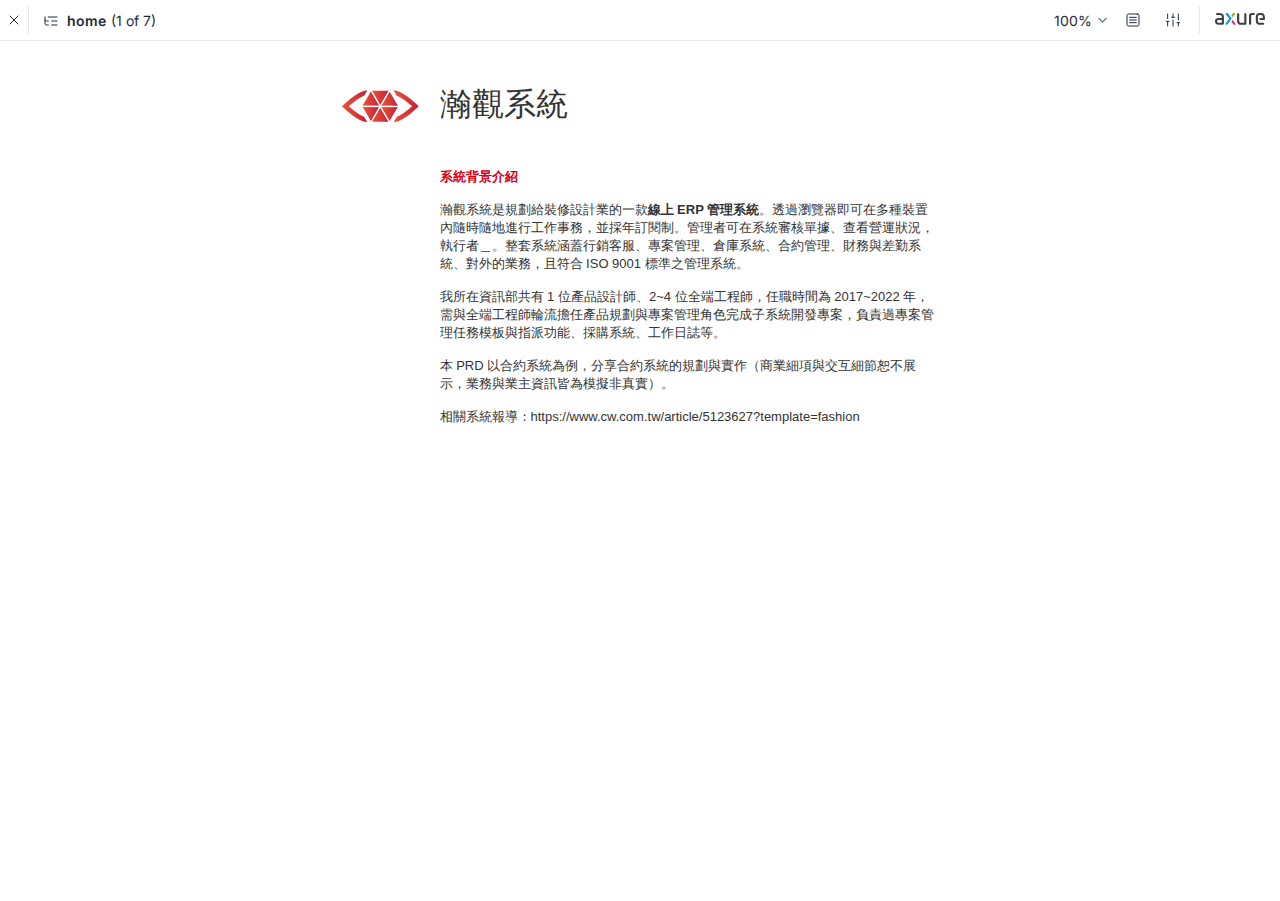
<file: resources/reload.html>
﻿<html>
	<head>
		<title></title>
	</head>
	<body>
	
	<script language="javascript">
	function getUrl() {
      var query = window.location.search.substring(1);
      var vars = query.split("&&&");
      for (var i=0;i<vars.length;i++) {
        var url = vars[i];
        return decodeURI(url).replace("html%23","html#");
      } 
    }

    var rel = '../';
    var url = getUrl();
    if (url.indexOf(":") > 0 && url.indexOf(":") < 10) rel = '';
	self.location.href = rel + url;
	</script>
	
	</body>
</html>
</file>
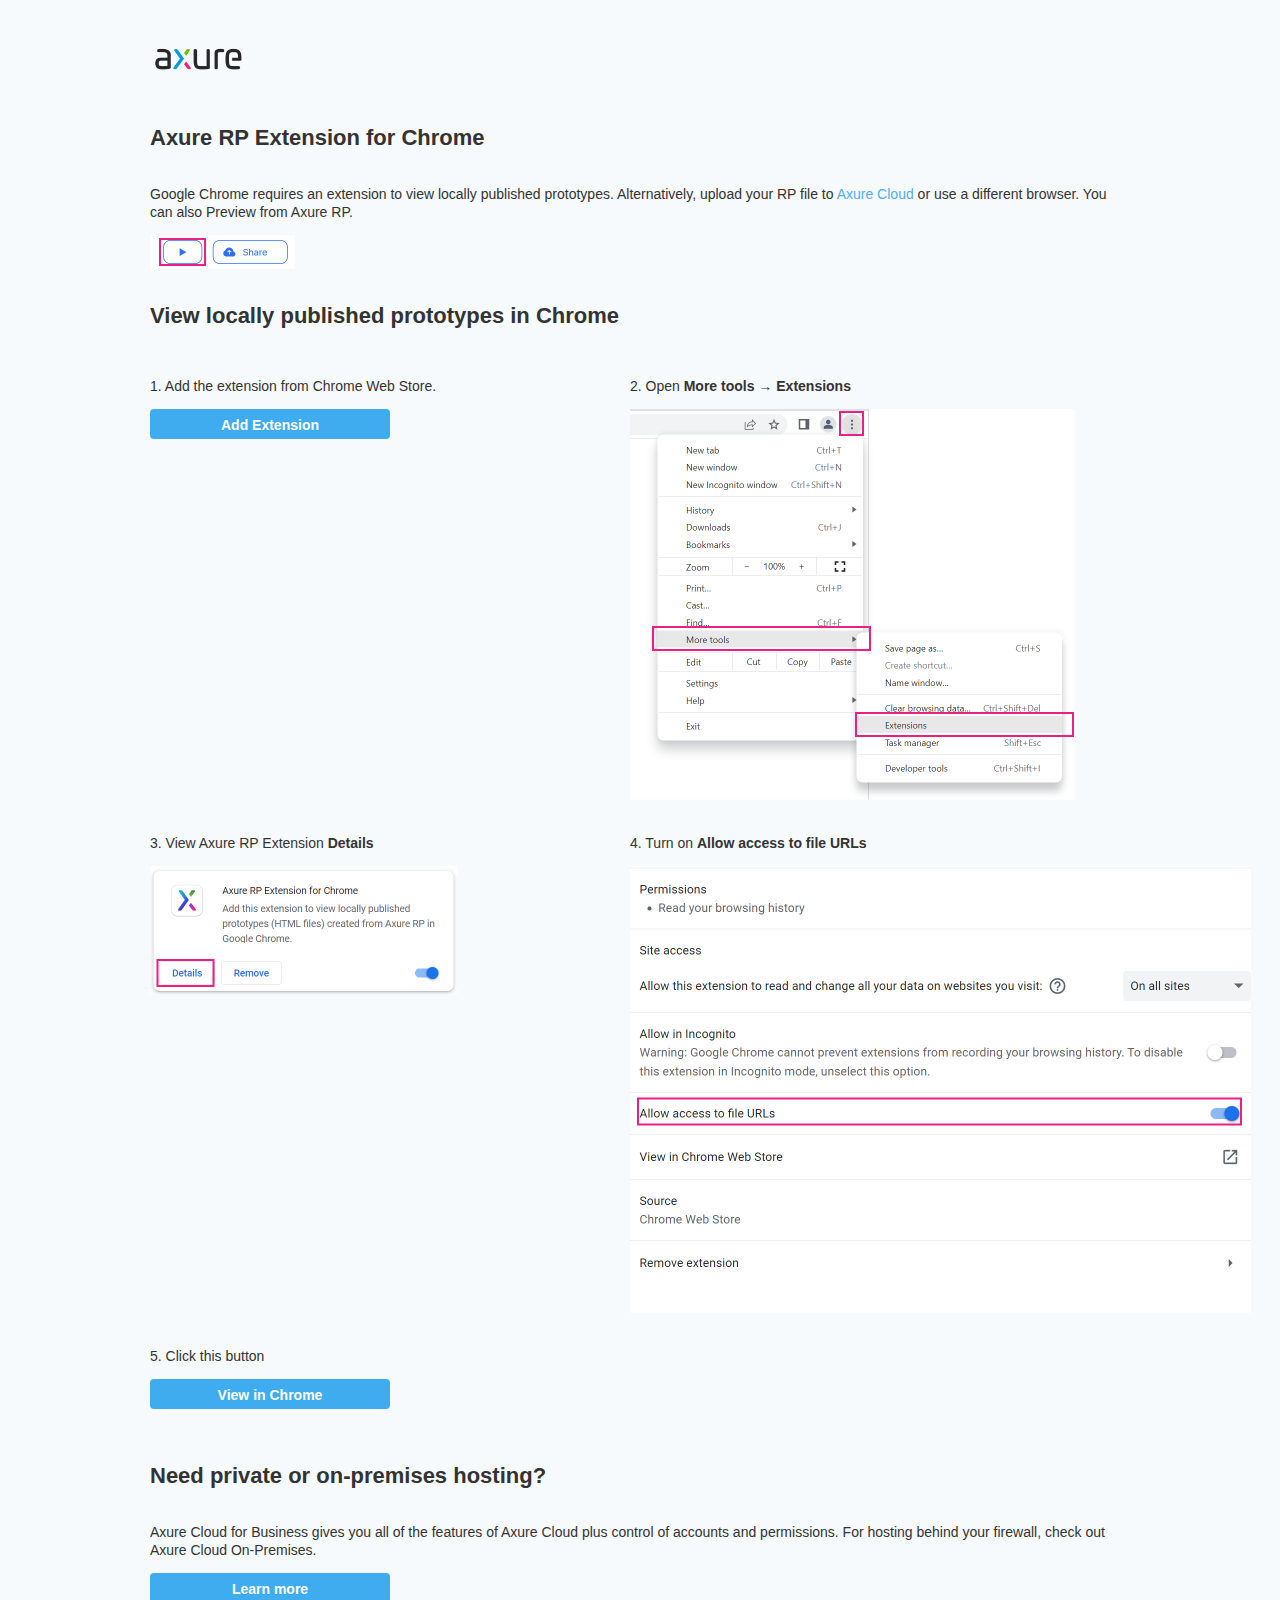
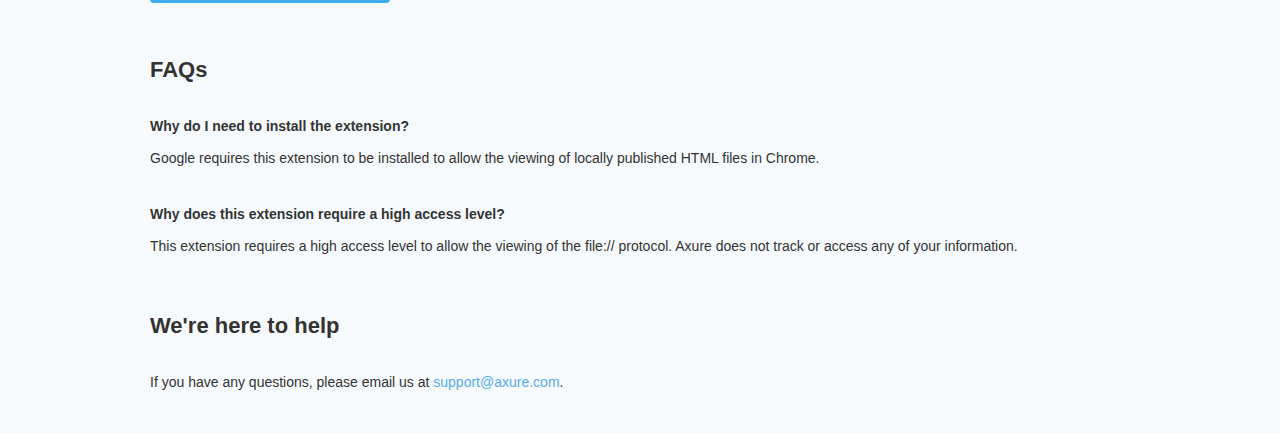
<file: resources/chrome/chrome.html>
﻿<html>
    <head>
        <title>Install the Axure RP Chrome Extension</title>
        <style type="text/css">
            * {
                font-family: "Source Sans Pro", sans-serif;
            }
            body {
                text-align: center;
                background-color: #f7fafc;
                color: #37465e;
            }
            p {
                font-size: 14px;
                line-height: 18px;
                color: #333333;
            }
            div.container {
                width: 980px;
                margin-left: auto;
                margin-right: auto;
                text-align: left;
            }
            a {
                text-decoration: none;
                color: #ffffff;
            }
            .button {
                display: block;
                width: 240px;
                height: 30px;
                padding: 2px 8px 2px 8px;
                border-radius: 4px;
                background-color: #3eacef;
                box-sizing: border-box;
                font-family: "Source Sans Pro SemiBold", "Source Sans Pro", sans-serif;
                font-weight: 600;
                color: #ffffff;
                text-align: center;
                font-size: 14px;
                line-height: 28px;
            }
            a:hover.button {
                background-color: #1482c5;
            }
            div.left {
                width: 400px;
                float: left;
                margin-right: 80px;
            }
            div.right {
                width: 400px;
                float: left;
            }
            div.buttonContainer {
                text-align: center;
            }
            .header {
                font-size: 22px;
                color: #333333;
                line-height: 50px;
                font-weight: bold;
            }
        </style>
    </head>
    <body>
        <div class="container">
            <br />
            <br />
            <img src="axure_logo.png" alt="axure" style="width: 100px" />
            <br />
            <br />
            <p class="header">
                Axure RP Extension for Chrome
            </p>
            <p>
                Google Chrome requires an extension to view locally published prototypes. Alternatively, upload your RP file to <a href="https://www.axure.cloud" style="color: #53ADE9">Axure Cloud</a> or use a different browser. You can also Preview from Axure RP.
</p>
            <img src="preview-rp.png" alt="preview" />
            <p class="header">
                View locally published prototypes in Chrome
            </p>
            <div class="left">
                <p>
                    1. Add the extension from Chrome Web Store.
                </p>
                <div class="buttonContainer">
                    <a class="button" href="https://chrome.google.com/webstore/detail/dogkpdfcklifaemcdfbildhcofnopogp"
                       target="_blank">Add Extension</a>
                </div>
            </div>
            <div class="right">
                <p>
                    2. Open <b>More tools → Extensions</b>
                </p>
                <img src="extensions.png" alt="extensions" />
            </div>
            <div style="clear: both; height: 20px;">&nbsp;</div>
            <div class="left">
                <p>
                    3. View Axure RP Extension <b>Details</b>
                </p>
                <img src="details.png" alt="extension details" />
            </div>
            <div class="right">
                <p>
                    4. Turn on <b>Allow access to file URLs</b>
                </p>
                <img src="allow-access.png" alt="allow access" />
            </div>
            <div style="clear: both; height: 20px;">&nbsp;</div>
            <div class="left">
                <p>
                    5. Click this button
                </p>
                <div class="buttonContainer">
                    <a class="button" href="../../start.html">View in Chrome</a>
                </div>
            </div>
            <div style="clear: both; height: 20px;">
            </div>
            <p class="header">
                Need private or on-premises hosting?
            </p>
            <p>
                Axure Cloud for Business gives you all of the features of Axure Cloud plus control of accounts and permissions. For hosting behind your firewall, check out Axure Cloud On-Premises.
            </p>
            <div class="buttonContainer">
                <a class="button" href="https://www.axure.com/axure-cloud#hosted">Learn more</a>
            </div>
            <div style="clear: both; height: 20px;"></div>
            <p class="header">
                FAQs
            </p>
            <p><b>Why do I need to install the extension?</b></p>
            <p>
                Google requires this extension to be installed to allow the viewing of locally published HTML files in Chrome.
            </p>
            <div style="clear: both; height: 10px;"></div>
            <p>
                <b>Why does this extension require a high access level?</b>
            </p>
            <p>
                This extension requires a high access level to allow the viewing of the file:// protocol. Axure does not track or access any of your information.
            </p>
            <div style="clear: both; height: 10px;"></div>
            <p class="header">
                We're here to help
            </p>
            <p>
                If you have any questions, please email us at <a href="mailto:support@axure.com" style="color: #53ADE9">support@axure.com</a>.
            </p>
            <div style="clear: both; height: 20px;"></div>
        </div>
    </body>
</html>
</file>
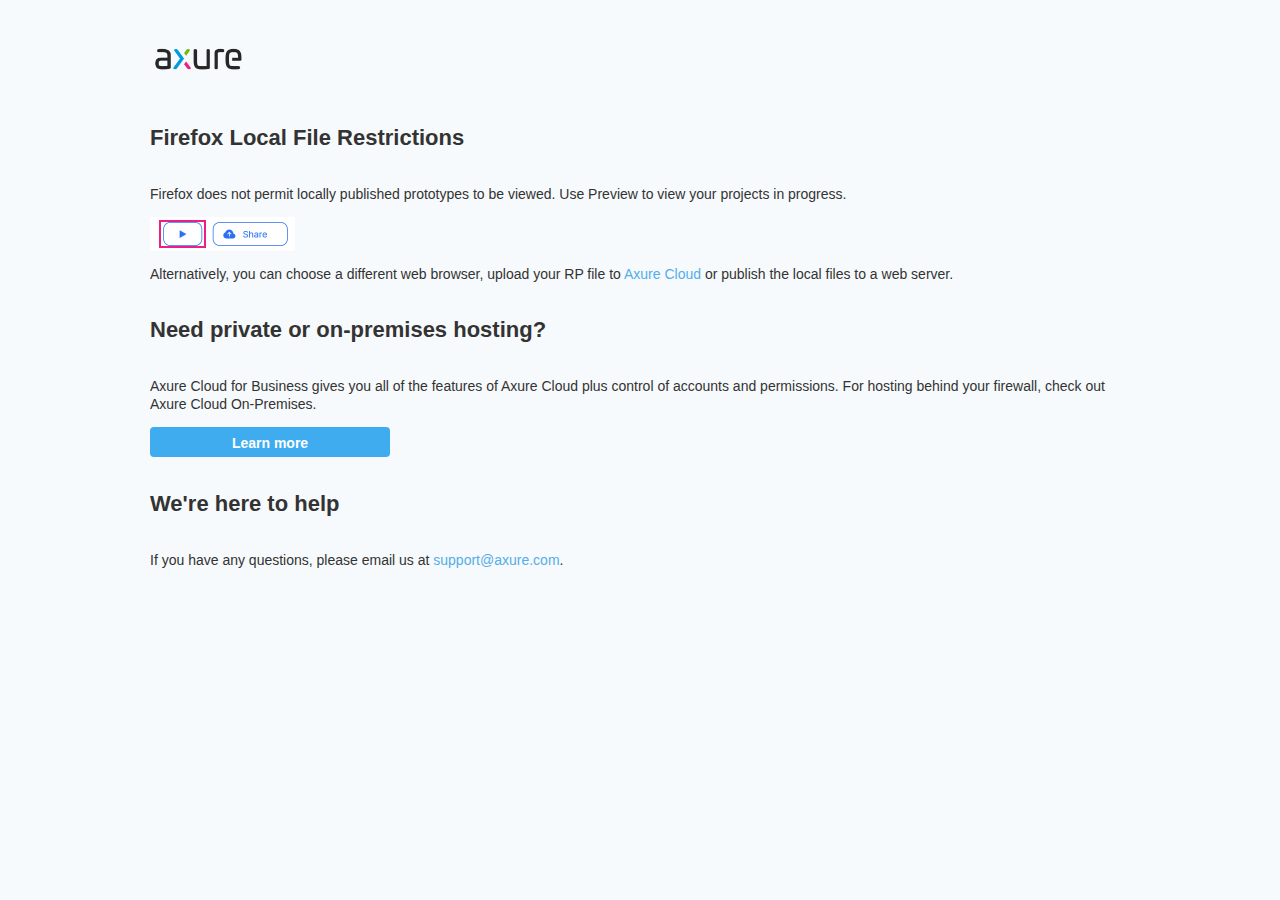
<file: resources/chrome/firefox.html>
<html>
<head>
    <title>Axure RP - Firefox Local File Restrictions</title>
        <style type="text/css">
            * {
                font-family: "Source Sans Pro", sans-serif;
            }

            body {
                text-align: center;
                background-color: #f7fafc;
                color: #37465e;
            }

            p {
                font-size: 14px;
                line-height: 18px;
                color: #333333;
            }

            div.container {
                width: 980px;
                margin-left: auto;
                margin-right: auto;
                text-align: left;
            }

            a {
                text-decoration: none;
                color: #ffffff;
            }

            .button {
                display: block;
                width: 240px;
                height: 30px;
                padding: 2px 8px 2px 8px;
                border-radius: 4px;
                background-color: #3eacef;
                box-sizing: border-box;
                font-family: "Source Sans Pro SemiBold", "Source Sans Pro", sans-serif;
                font-weight: 600;
                color: #ffffff;
                text-align: center;
                font-size: 14px;
                line-height: 28px;
            }

            a:hover.button {
                background-color: #1482c5;
            }

            div.buttonContainer {
                text-align: center;
            }

            .header {
                font-size: 22px;
                color: #333333;
                line-height: 50px;
                font-weight: bold;
            }
        </style>
    </head>
    <body>
        <div class="container">
            <br />
            <br />
            <img src="axure_logo.png" alt="axure" style="width: 100px" />
            <br />
            <br />
            <p class="header">
                Firefox Local File Restrictions
            </p>
            <p>
                Firefox does not permit locally published prototypes to be viewed. Use Preview to view your projects in progress.
            </p>
            <img src="preview-rp.png" alt="preview" />
            <p>
                Alternatively,  you can choose a different web browser, upload your RP file to <a href="https://app.axure.cloud" style="color: #53ADE9">Axure Cloud</a> or publish the local files to a web server.
            </p>
            <p class="header">
                Need private or on-premises hosting?
            </p>
            <p>
                Axure Cloud for Business gives you all of the features of Axure Cloud plus control of accounts and permissions. For hosting behind your firewall, check out Axure Cloud On-Premises.
            </p>
            <div class="buttonContainer">
                <a class="button" href="https://www.axure.com/axure-cloud#hosted">Learn more</a>
            </div>
            <p class="header">
                We're here to help
            </p>
            <p>
                If you have any questions, please email us at <a href="mailto:support@axure.com" style="color: #53ADE9 ">support@axure.com</a>.
            </p>
            <div style="clear: both; height: 20px;"></div>
        </div>
    </body>
</html>
</file>
<file: resources/css/axure_rp_page.css>
﻿/* so the window resize fires within a frame in IE7 */
html, body {
    height: 100%;
}

#zoomOverlay {
    position: fixed;
    top: 0;
    left: 0;
    width: 100%;
    height: 100%;
}

#dragOverlay {
    position: fixed;
    top: 0;
    left: 0;
    width: 100%;
    height: 100%;
    cursor: grab;
}

#dragOverlay.dragging__start {
    cursor: grabbing;
}

html.hideScroll::-webkit-scrollbar {
    display: none;
}

html.hideScroll {
    -ms-overflow-style: none;
    scrollbar-width: none;
}

.mobileFrameCursor div * {
    cursor: inherit !important;
}

a {
    color: inherit;
}

p {
    margin: 0px;
    text-rendering: optimizeLegibility;
    font-feature-settings: "kern" 1;
    -webkit-font-feature-settings: "kern";
    -moz-font-feature-settings: "kern";
    -moz-font-feature-settings: "kern=1";
    font-kerning: normal;
}

ul {
    margin:0px;
}

iframe {
    background: #FFFFFF;
}

/* to match IE with C, FF */
input {
    padding: 1px 0px 1px 0px;
    box-sizing: border-box;
    -moz-box-sizing: border-box;
}

input[type=text]::-ms-clear {
    width: 0;
    height: 0;
    display: none;
}

textarea {
    margin: 0px;
    box-sizing: border-box;
    -moz-box-sizing: border-box;
}

select option {
    color: initial;
}

.focused:focus, .selectedFocused:focus {
    outline: none;
}

div.intcases {
    font-family: 'Inter';
    font-size: 12px;
    text-align: left;
    border: 1px solid #e2e8f0;
    background: #FFF;
    z-index: 9999;
    visibility: hidden;
    position: absolute;
    padding: 0px;
    border-radius: 4px;
    white-space: pre-wrap;
    overflow-wrap: break-word;
    max-width: 250px;
    box-shadow: 0 4px 6px -1px rgb(0 0 0 / 0.1), 0 2px 4px -2px rgb(0 0 0 / 0.1);
}

div.intcaselink {
    cursor: pointer;
    padding: 3px 8px 3px 8px;
    margin: 5px;
    background: #FFF;
    border: 1px solid #CBD5E1;
    border-radius: 4px;
    color: #1E293B;
}

div.intcaselink:hover {
    background : #e5e7eb66;
}

div.refpageimage {
    position: absolute;
    left: 0px;
    top: 0px;
    font-size: 0px;
    width: 16px;
    height: 16px;
    cursor: pointer;
    background-image: url(images/newwindow.gif);
    background-repeat: no-repeat;
}

div.annnoteimage {
    position: absolute;
    left: 0px;
    top: 0px;
    font-size: 0px;
    /*width: 16px;
    height: 12px;*/
    cursor: help;
    /*background-image: url(images/note.gif);*/
    /*background-repeat: no-repeat;*/
    width: 13px;
    height: 12px;
    padding-top: 1px;
    text-align: center;
    background-color: #138CDD;
    -moz-box-shadow: 1px 1px 3px #aaa;
    -webkit-box-shadow: 1px 1px 3px #aaa;
    box-shadow: 1px 1px 3px #aaa;
}

div.annnoteline {
    display: inline-block;
    width: 9px;
    height: 1px;
    border-bottom: 1px solid white;
    margin-top: 1px;
}

div.annnotelabel {
    /*position: absolute;
    left: 0px;
    top: 0px;*/
    font-family: Helvetica,Arial;
    white-space: nowrap;
    
    padding-top: 1px;
    background-color: #fff849;
    font-size: 10px;
    font-weight: bold;
    line-height: 14px;
    margin-right: 3px;
    padding: 0px 4px;
    color: #000;

    -moz-box-shadow: 1px 1px 3px #aaa;
    -webkit-box-shadow: 1px 1px 3px #aaa;
    box-shadow: 1px 1px 3px #aaa;
}

div.annnote {
    display: flex;
    position: absolute;
    cursor: help;
    line-height: 14px;
}

.annotation {
    font-size: 12px;
    padding-left: 2px;
    margin-bottom: 5px;
}

.annotationName {
    /*font-size: 13px;
    font-weight: bold;
    margin-bottom: 3px;
    white-space: nowrap;*/

    font-family: 'Trebuchet MS';
    font-size: 14px;
    font-weight: bold;
    margin-bottom: 5px;
    white-space: nowrap;
}

.annotationValue {
    font-family: Arial, Helvetica, Sans-Serif;
    font-size: 12px;
    color: #4a4a4a;
    line-height: 21px;
    margin-bottom: 20px;
}

.noteLink {
    text-decoration: inherit;
    color: inherit;
}

.noteLink:hover {
    background-color: white;
}

/* this is a fix for the issue where dialogs jump around and takes the text-align from the body */
.dialogFix {
    position:absolute;
    text-align:left;
    border: 1px solid #8f949a;
}


@keyframes pulsate {
  from {
    box-shadow: 0 0 10px #15d6ba;
  }
  to {
    box-shadow: 0 0 20px #15d6ba;
  }
}

@-webkit-keyframes pulsate {
  from {
    -webkit-box-shadow: 0 0 10px #15d6ba;
    box-shadow: 0 0 10px #15d6ba;
  }
  to {
    -webkit-box-shadow: 0 0 20px #15d6ba;
    box-shadow: 0 0 20px #15d6ba;
  }
}
 
@-moz-keyframes pulsate {
  from {
    -moz-box-shadow: 0 0 10px #15d6ba;
    box-shadow: 0 0 10px #15d6ba;
  }
  to {
    -moz-box-shadow: 0 0 20px #15d6ba;
    box-shadow: 0 0 20px #15d6ba;
  }
}

.legacyPulsateBorder {
    /*border: 5px solid #15d6ba;
    margin: -5px;*/
    -moz-box-shadow: 0 0 10px 3px #75BB43;
    box-shadow: 0 0 10px 3px #75BB43;
}

.pulsateBorder {
  animation-name: pulsate;
  animation-timing-function: ease-in-out;
  animation-duration: 0.9s;
  animation-iteration-count: infinite;
  animation-direction: alternate;
  
  -webkit-animation-name: pulsate;
  -webkit-animation-timing-function: ease-in-out;
  -webkit-animation-duration: 0.9s;
  -webkit-animation-iteration-count: infinite;
  -webkit-animation-direction: alternate;

  -moz-animation-name: pulsate;
  -moz-animation-timing-function: ease-in-out;
  -moz-animation-duration: 0.9s;
  -moz-animation-iteration-count: infinite;
  -moz-animation-direction: alternate;
}

.ax_default_hidden, .ax_default_unplaced{
    display: none;
    visibility: hidden;
}

.widgetNoteSelected {
    -moz-box-shadow: 0 0 10px 3px #1482C5;
    box-shadow: 0 0 10px 3px #1482C5;
    /*-moz-box-shadow: 0 0 20px #3915d6;
    box-shadow: 0 0 20px #3915d6;*/
    /*border: 3px solid #3915d6;*/
    /*margin: -3px;*/
}


.singleImg {
    display: none;
    visibility: hidden;
}

.nopointer {
    pointer-events: none;
}

.nopointer > *:not(.nopointer) {
    pointer-events: auto;
}

.bgImg {
    background-repeat: no-repeat;
    background-size: 100% 100%;
}

.transition * {
    transition: inherit;
}

.notrs, .notrs * {
    transition: none !important;
}

.nocrntl {
    border-top-left-radius : 0px !important;
}

.nocrntr {
    border-top-right-radius : 0px !important;
}

.nocrnbr {
    border-bottom-right-radius : 0px !important;
}

.nocrnbl {
    border-bottom-left-radius : 0px !important;
}

object.img {
    pointer-events: none;
    user-select: none;
}

.selected .btn_check {
    display:inherit;
}

.btn_check {
    display: none;
}

#ios-safari {
    overflow: auto;
    -webkit-overflow-scrolling: touch;
}

#ios-safari-html {
    display: block;
    overflow: auto;
    -webkit-overflow-scrolling: touch;
    position: absolute;
    top: 0;
    left: 0;
    right: 0;
    bottom: 0;
}

#ios-safari-fixed {
    position: absolute;
    pointer-events: none;
    width: initial;
}

#ios-safari-fixed div {
    pointer-events: auto;
}
</file>
<file: data/styles.css>
﻿.ax_default {
  font-family:"ArialMT", "Arial", sans-serif;
  font-weight:400;
  font-style:normal;
  font-size:13px;
  letter-spacing:normal;
  color:#333333;
  vertical-align:none;
  text-align:center;
  line-height:normal;
  text-transform:none;
}
.shape {
}
.box_1 {
}
.primary_button {
  color:#FFFFFF;
}
.box_2 {
}
.box_3 {
}
.ellipse {
}
.placeholder {
}
.image {
}
.primary_button1 {
  color:#FFFFFF;
}
.link_button {
  color:#1E98D7;
}
.heading_1 {
  font-family:"ArialMT", "Arial", sans-serif;
  font-weight:bold;
  font-style:normal;
  font-size:32px;
  text-align:left;
}
.heading_2 {
  font-family:"ArialMT", "Arial", sans-serif;
  font-weight:bold;
  font-style:normal;
  font-size:24px;
  text-align:left;
}
.heading_3 {
  font-family:"ArialMT", "Arial", sans-serif;
  font-weight:bold;
  font-style:normal;
  font-size:18px;
  text-align:left;
}
.heading_4 {
  font-family:"ArialMT", "Arial", sans-serif;
  font-weight:bold;
  font-style:normal;
  font-size:14px;
  text-align:left;
}
.heading_5 {
  font-family:"ArialMT", "Arial", sans-serif;
  font-weight:bold;
  font-style:normal;
  text-align:left;
}
.heading_6 {
  font-family:"ArialMT", "Arial", sans-serif;
  font-weight:bold;
  font-style:normal;
  font-size:10px;
  text-align:left;
}
.label {
  font-size:13px;
  text-align:left;
}
.paragraph {
  text-align:left;
}
.line {
}
.table_cell {
}
.connector {
}
.sticky_1 {
  text-align:left;
}
.form_hint {
  color:#999999;
}
.form_disabled {
}
.text_field {
  text-align:left;
}
.text_area {
  color:#000000;
  text-align:left;
}
.list_box {
  color:#000000;
  text-align:left;
}
.flow_shape {
}
.icon {
}
.text_field1 {
  color:#000000;
  text-align:left;
}
.flow_shape1 {
}
.label1 {
  font-size:14px;
  text-align:left;
}
.text_link {
  color:#0000FF;
}
.text_link_mouse_over {
}
.text_link_mouse_down {
}
.button {
}
.line1 {
}
.link_button1 {
  color:#169BD5;
}
textarea, select, input, button, div, svg { outline: none; }
</file>
<file: files/home/styles.css>
﻿body {
  margin:0px;
  background-image:none;
  position:relative;
  left:-50px;
  width:599px;
  margin-left:auto;
  margin-right:auto;
  text-align:left;
}
.form_sketch {
  border-color:transparent;
  background-color:transparent;
}
#base {
  position:absolute;
  z-index:0;
}
#u0_div {
  border-width:0px;
  position:absolute;
  left:0px;
  top:0px;
  width:500px;
  height:267px;
  background:inherit;
  background-color:rgba(255, 255, 255, 0);
  border-radius:0px;
  filter:drop-shadow(none);
  transition:none;
}
#u0 {
  border-width:0px;
  position:absolute;
  left:149px;
  top:127px;
  width:500px;
  height:267px;
  display:flex;
  transition:none;
  transform-origin:50% 50%;
}
#u0 .text {
  position:absolute;
  align-self:flex-start;
  padding:0px 0px 0px 0px;
  box-sizing:border-box;
  width:100%;
}
#u0_text {
  border-width:0px;
  word-wrap:break-word;
  text-transform:none;
}
#u1 {
  border-width:0px;
  position:absolute;
  left:0px;
  top:0px;
  width:0px;
  height:0px;
}
#u2 {
  border-width:0px;
  position:absolute;
  left:50px;
  top:40px;
  width:200px;
  height:51px;
  display:flex;
  transition:none;
}
#u2 .text {
  position:absolute;
  align-self:center;
  padding:2px 2px 2px 2px;
  box-sizing:border-box;
  width:100%;
}
#u2_img {
  border-width:0px;
  position:absolute;
  left:0px;
  top:0px;
  width:200px;
  height:51px;
}
#u2_text {
  border-width:0px;
  word-wrap:break-word;
  text-transform:none;
  visibility:hidden;
}
#u3_div {
  border-width:0px;
  position:absolute;
  left:0px;
  top:0px;
  width:129px;
  height:45px;
  background:inherit;
  background-color:rgba(255, 255, 255, 0);
  border-radius:0px;
  filter:drop-shadow(none);
  transition:none;
  font-family:"PingFangTC-Regular", "PingFang TC", sans-serif;
  font-weight:400;
  font-style:normal;
}
#u3 {
  border-width:0px;
  position:absolute;
  left:149px;
  top:42px;
  width:129px;
  height:45px;
  display:flex;
  transition:none;
  transform-origin:50% 50%;
  font-family:"PingFangTC-Regular", "PingFang TC", sans-serif;
  font-weight:400;
  font-style:normal;
}
#u3 .text {
  position:absolute;
  align-self:flex-start;
  padding:0px 0px 0px 0px;
  box-sizing:border-box;
  width:100%;
}
#u3_text {
  border-width:0px;
  white-space:nowrap;
  text-transform:none;
}
</file>
<file: files/ui_flow/styles.css>
﻿body {
  margin:0px;
  background-image:none;
  position:relative;
  left:-50px;
  width:1006px;
  margin-left:auto;
  margin-right:auto;
  text-align:left;
}
.form_sketch {
  border-color:transparent;
  background-color:transparent;
}
#base {
  position:absolute;
  z-index:0;
}
#u111_div {
  border-width:0px;
  position:absolute;
  left:0px;
  top:0px;
  width:1006px;
  height:417px;
  background:inherit;
  background-color:rgba(242, 242, 242, 1);
  border-radius:0px;
  filter:drop-shadow(none);
  transition:none;
}
#u111 {
  border-width:0px;
  position:absolute;
  left:50px;
  top:204px;
  width:1006px;
  height:417px;
  display:flex;
  transition:none;
  transform-origin:50% 50%;
}
#u111 .text {
  position:absolute;
  align-self:center;
  padding:2px 2px 2px 2px;
  box-sizing:border-box;
  width:100%;
}
#u111_text {
  border-width:0px;
  word-wrap:break-word;
  text-transform:none;
  visibility:hidden;
}
#u112_div {
  border-width:0px;
  position:absolute;
  left:0px;
  top:0px;
  width:100px;
  height:60px;
  background:inherit;
  background-color:rgba(255, 255, 255, 1);
  box-sizing:border-box;
  border-width:1px;
  border-style:solid;
  border-color:rgba(121, 121, 121, 1);
  border-radius:0px;
  filter:drop-shadow(none);
  transition:none;
  font-family:"PingFangTC-Regular", "PingFang TC", sans-serif;
  font-weight:400;
  font-style:normal;
}
#u112 {
  border-width:0px;
  position:absolute;
  left:84px;
  top:395px;
  width:100px;
  height:60px;
  display:flex;
  transition:none;
  transform-origin:50% 50%;
  font-family:"PingFangTC-Regular", "PingFang TC", sans-serif;
  font-weight:400;
  font-style:normal;
}
#u112 .text {
  position:absolute;
  align-self:center;
  padding:2px 2px 2px 2px;
  box-sizing:border-box;
  width:100%;
}
#u112_text {
  border-width:0px;
  word-wrap:break-word;
  text-transform:none;
}
#u113_div {
  border-width:0px;
  position:absolute;
  left:0px;
  top:0px;
  width:200px;
  height:60px;
  background:inherit;
  background-color:rgba(255, 255, 255, 1);
  box-sizing:border-box;
  border-width:1px;
  border-style:solid;
  border-color:rgba(121, 121, 121, 1);
  border-radius:0px;
  filter:drop-shadow(none);
  transition:none;
  font-family:"PingFangTC-Regular", "PingFang TC", sans-serif;
  font-weight:400;
  font-style:normal;
}
#u113 {
  border-width:0px;
  position:absolute;
  left:235px;
  top:361px;
  width:200px;
  height:60px;
  display:flex;
  transition:none;
  transform-origin:50% 50%;
  font-family:"PingFangTC-Regular", "PingFang TC", sans-serif;
  font-weight:400;
  font-style:normal;
}
#u113 .text {
  position:absolute;
  align-self:center;
  padding:2px 2px 2px 2px;
  box-sizing:border-box;
  width:100%;
}
#u113_text {
  border-width:0px;
  word-wrap:break-word;
  text-transform:none;
}
#u114_div {
  border-width:0px;
  position:absolute;
  left:0px;
  top:0px;
  width:200px;
  height:60px;
  background:inherit;
  background-color:rgba(255, 255, 255, 1);
  box-sizing:border-box;
  border-width:1px;
  border-style:solid;
  border-color:rgba(121, 121, 121, 1);
  border-radius:0px;
  filter:drop-shadow(none);
  transition:none;
  font-family:"PingFangTC-Regular", "PingFang TC", sans-serif;
  font-weight:400;
  font-style:normal;
}
#u114 {
  border-width:0px;
  position:absolute;
  left:523px;
  top:425px;
  width:200px;
  height:60px;
  display:flex;
  transition:none;
  transform-origin:50% 50%;
  font-family:"PingFangTC-Regular", "PingFang TC", sans-serif;
  font-weight:400;
  font-style:normal;
}
#u114 .text {
  position:absolute;
  align-self:center;
  padding:2px 2px 2px 2px;
  box-sizing:border-box;
  width:100%;
}
#u114_text {
  border-width:0px;
  word-wrap:break-word;
  text-transform:none;
}
#u115_div {
  border-width:0px;
  position:absolute;
  left:0px;
  top:0px;
  width:200px;
  height:60px;
  background:inherit;
  background-color:rgba(255, 255, 255, 1);
  box-sizing:border-box;
  border-width:1px;
  border-style:solid;
  border-color:rgba(121, 121, 121, 1);
  border-radius:0px;
  filter:drop-shadow(none);
  transition:none;
  font-family:"PingFangTC-Regular", "PingFang TC", sans-serif;
  font-weight:400;
  font-style:normal;
}
#u115 {
  border-width:0px;
  position:absolute;
  left:235px;
  top:430px;
  width:200px;
  height:60px;
  display:flex;
  transition:none;
  transform-origin:50% 50%;
  font-family:"PingFangTC-Regular", "PingFang TC", sans-serif;
  font-weight:400;
  font-style:normal;
}
#u115 .text {
  position:absolute;
  align-self:center;
  padding:2px 2px 2px 2px;
  box-sizing:border-box;
  width:100%;
}
#u115_text {
  border-width:0px;
  word-wrap:break-word;
  text-transform:none;
}
#u116 {
  border-width:0px;
  position:absolute;
  left:184px;
  top:425px;
  width:0px;
  height:0px;
  transition:none;
  font-family:"PingFangTC-Regular", "PingFang TC", sans-serif;
  font-weight:400;
  font-style:normal;
}
#u116_seg0 {
  border-width:0px;
  position:absolute;
  left:0px;
  top:-5px;
  width:30px;
  height:10px;
}
#u116_seg1 {
  border-width:0px;
  position:absolute;
  left:20px;
  top:-39px;
  width:10px;
  height:44px;
}
#u116_seg2 {
  border-width:0px;
  position:absolute;
  left:20px;
  top:-39px;
  width:31px;
  height:10px;
}
#u116_seg3 {
  border-width:0px;
  position:absolute;
  left:36px;
  top:-44px;
  width:20px;
  height:20px;
}
#u116_text {
  border-width:0px;
  position:absolute;
  left:-25px;
  top:-26px;
  width:100px;
  word-wrap:break-word;
  text-transform:none;
  visibility:hidden;
}
#u117_div {
  border-width:0px;
  position:absolute;
  left:0px;
  top:0px;
  width:200px;
  height:60px;
  background:inherit;
  background-color:rgba(255, 255, 255, 1);
  box-sizing:border-box;
  border-width:1px;
  border-style:solid;
  border-color:rgba(121, 121, 121, 1);
  border-radius:0px;
  filter:drop-shadow(none);
  transition:none;
  font-family:"PingFangTC-Regular", "PingFang TC", sans-serif;
  font-weight:400;
  font-style:normal;
}
#u117 {
  border-width:0px;
  position:absolute;
  left:523px;
  top:493px;
  width:200px;
  height:60px;
  display:flex;
  transition:none;
  transform-origin:50% 50%;
  font-family:"PingFangTC-Regular", "PingFang TC", sans-serif;
  font-weight:400;
  font-style:normal;
}
#u117 .text {
  position:absolute;
  align-self:center;
  padding:2px 2px 2px 2px;
  box-sizing:border-box;
  width:100%;
}
#u117_text {
  border-width:0px;
  word-wrap:break-word;
  text-transform:none;
}
#u118_div {
  border-width:0px;
  position:absolute;
  left:0px;
  top:0px;
  width:200px;
  height:60px;
  background:inherit;
  background-color:rgba(255, 255, 255, 1);
  box-sizing:border-box;
  border-width:1px;
  border-style:solid;
  border-color:rgba(121, 121, 121, 1);
  border-radius:0px;
  filter:drop-shadow(none);
  transition:none;
  font-family:"PingFangTC-Regular", "PingFang TC", sans-serif;
  font-weight:400;
  font-style:normal;
}
#u118 {
  border-width:0px;
  position:absolute;
  left:523px;
  top:253px;
  width:200px;
  height:60px;
  display:flex;
  transition:none;
  transform-origin:50% 50%;
  font-family:"PingFangTC-Regular", "PingFang TC", sans-serif;
  font-weight:400;
  font-style:normal;
}
#u118 .text {
  position:absolute;
  align-self:center;
  padding:2px 2px 2px 2px;
  box-sizing:border-box;
  width:100%;
}
#u118_text {
  border-width:0px;
  word-wrap:break-word;
  text-transform:none;
}
#u119_div {
  border-width:0px;
  position:absolute;
  left:0px;
  top:0px;
  width:200px;
  height:60px;
  background:inherit;
  background-color:rgba(255, 255, 255, 1);
  box-sizing:border-box;
  border-width:1px;
  border-style:solid;
  border-color:rgba(121, 121, 121, 1);
  border-radius:0px;
  filter:drop-shadow(none);
  transition:none;
  font-family:"PingFangTC-Regular", "PingFang TC", sans-serif;
  font-weight:400;
  font-style:normal;
}
#u119 {
  border-width:0px;
  position:absolute;
  left:523px;
  top:321px;
  width:200px;
  height:60px;
  display:flex;
  transition:none;
  transform-origin:50% 50%;
  font-family:"PingFangTC-Regular", "PingFang TC", sans-serif;
  font-weight:400;
  font-style:normal;
}
#u119 .text {
  position:absolute;
  align-self:center;
  padding:2px 2px 2px 2px;
  box-sizing:border-box;
  width:100%;
}
#u119_text {
  border-width:0px;
  word-wrap:break-word;
  text-transform:none;
}
#u120 {
  border-width:0px;
  position:absolute;
  left:435px;
  top:391px;
  width:0px;
  height:0px;
  transition:none;
  font-family:"PingFangTC-Regular", "PingFang TC", sans-serif;
  font-weight:400;
  font-style:normal;
}
#u120_seg0 {
  border-width:0px;
  position:absolute;
  left:0px;
  top:-5px;
  width:46px;
  height:10px;
}
#u120_seg1 {
  border-width:0px;
  position:absolute;
  left:36px;
  top:-113px;
  width:10px;
  height:118px;
}
#u120_seg2 {
  border-width:0px;
  position:absolute;
  left:36px;
  top:-113px;
  width:52px;
  height:10px;
}
#u120_seg3 {
  border-width:0px;
  position:absolute;
  left:73px;
  top:-118px;
  width:20px;
  height:20px;
}
#u120_text {
  border-width:0px;
  position:absolute;
  left:-9px;
  top:-65px;
  width:100px;
  word-wrap:break-word;
  text-transform:none;
  visibility:hidden;
}
#u121 {
  border-width:0px;
  position:absolute;
  left:435px;
  top:391px;
  width:0px;
  height:0px;
  transition:none;
  font-family:"PingFangTC-Regular", "PingFang TC", sans-serif;
  font-weight:400;
  font-style:normal;
}
#u121_seg0 {
  border-width:0px;
  position:absolute;
  left:0px;
  top:-5px;
  width:49px;
  height:10px;
}
#u121_seg1 {
  border-width:0px;
  position:absolute;
  left:39px;
  top:-5px;
  width:10px;
  height:74px;
}
#u121_seg2 {
  border-width:0px;
  position:absolute;
  left:39px;
  top:59px;
  width:49px;
  height:10px;
}
#u121_seg3 {
  border-width:0px;
  position:absolute;
  left:73px;
  top:54px;
  width:20px;
  height:20px;
}
#u121_text {
  border-width:0px;
  position:absolute;
  left:-6px;
  top:24px;
  width:100px;
  word-wrap:break-word;
  text-transform:none;
  visibility:hidden;
}
#u122_div {
  border-width:0px;
  position:absolute;
  left:0px;
  top:0px;
  width:200px;
  height:60px;
  background:inherit;
  background-color:rgba(255, 255, 255, 1);
  box-sizing:border-box;
  border-width:1px;
  border-style:solid;
  border-color:rgba(121, 121, 121, 1);
  border-radius:0px;
  filter:drop-shadow(none);
  transition:none;
  font-family:"PingFangTC-Regular", "PingFang TC", sans-serif;
  font-weight:400;
  font-style:normal;
}
#u122 {
  border-width:0px;
  position:absolute;
  left:796px;
  top:425px;
  width:200px;
  height:60px;
  display:flex;
  transition:none;
  transform-origin:50% 50%;
  font-family:"PingFangTC-Regular", "PingFang TC", sans-serif;
  font-weight:400;
  font-style:normal;
}
#u122 .text {
  position:absolute;
  align-self:center;
  padding:2px 2px 2px 2px;
  box-sizing:border-box;
  width:100%;
}
#u122_text {
  border-width:0px;
  word-wrap:break-word;
  text-transform:none;
}
#u123 {
  border-width:0px;
  position:absolute;
  left:723px;
  top:455px;
  width:0px;
  height:0px;
  transition:none;
  font-family:"PingFangTC-Regular", "PingFang TC", sans-serif;
  font-weight:400;
  font-style:normal;
}
#u123_seg0 {
  border-width:0px;
  position:absolute;
  left:0px;
  top:-5px;
  width:78px;
  height:10px;
}
#u123_seg1 {
  border-width:0px;
  position:absolute;
  left:58px;
  top:-10px;
  width:20px;
  height:20px;
}
#u123_text {
  border-width:0px;
  position:absolute;
  left:-14px;
  top:-8px;
  width:100px;
  word-wrap:break-word;
  text-transform:none;
  visibility:hidden;
}
#u124_div {
  border-width:0px;
  position:absolute;
  left:0px;
  top:0px;
  width:114px;
  height:45px;
  background:inherit;
  background-color:rgba(255, 255, 255, 0);
  border-radius:0px;
  filter:drop-shadow(none);
  transition:none;
  font-family:"PingFangTC-Semibold", "PingFang TC Semibold", "PingFang TC", sans-serif;
  font-weight:650;
  font-style:normal;
}
#u124 {
  border-width:0px;
  position:absolute;
  left:50px;
  top:40px;
  width:114px;
  height:45px;
  display:flex;
  transition:none;
  transform-origin:50% 50%;
  font-family:"PingFangTC-Semibold", "PingFang TC Semibold", "PingFang TC", sans-serif;
  font-weight:650;
  font-style:normal;
}
#u124 .text {
  position:absolute;
  align-self:flex-start;
  padding:0px 0px 0px 0px;
  box-sizing:border-box;
  width:100%;
}
#u124_text {
  border-width:0px;
  white-space:nowrap;
  text-transform:none;
}
#u125_div {
  border-width:0px;
  position:absolute;
  left:0px;
  top:0px;
  width:700px;
  height:72px;
  background:inherit;
  background-color:rgba(255, 255, 255, 0);
  border-radius:0px;
  filter:drop-shadow(none);
  transition:none;
  font-family:"PingFangTC-Regular", "PingFang TC", sans-serif;
  font-weight:400;
  font-style:normal;
}
#u125 {
  border-width:0px;
  position:absolute;
  left:50px;
  top:112px;
  width:700px;
  height:72px;
  display:flex;
  transition:none;
  transform-origin:50% 50%;
  font-family:"PingFangTC-Regular", "PingFang TC", sans-serif;
  font-weight:400;
  font-style:normal;
}
#u125 .text {
  position:absolute;
  align-self:flex-start;
  padding:0px 0px 0px 0px;
  box-sizing:border-box;
  width:100%;
}
#u125_text {
  border-width:0px;
  word-wrap:break-word;
  text-transform:none;
}
</file>
<file: files/合約範本/styles.css>
﻿body {
  margin:0px;
  background-image:none;
  position:relative;
  left:-50px;
  width:3032px;
  margin-left:auto;
  margin-right:auto;
  text-align:left;
}
.form_sketch {
  border-color:transparent;
  background-color:transparent;
}
#base {
  position:absolute;
  z-index:0;
}
#u126 {
  border-width:0px;
  position:absolute;
  left:0px;
  top:0px;
  width:0px;
  height:0px;
}
#u127_div {
  border-width:0px;
  position:absolute;
  left:0px;
  top:0px;
  width:1240px;
  height:718px;
  background:inherit;
  background-color:rgba(242, 242, 242, 1);
  box-sizing:border-box;
  border-width:1px;
  border-style:solid;
  border-color:rgba(121, 121, 121, 1);
  border-radius:0px;
  filter:drop-shadow(none);
  transition:none;
}
#u127 {
  border-width:0px;
  position:absolute;
  left:122px;
  top:208px;
  width:1240px;
  height:718px;
  display:flex;
  transition:none;
  transform-origin:50% 50%;
}
#u127 .text {
  position:absolute;
  align-self:center;
  padding:2px 2px 2px 2px;
  box-sizing:border-box;
  width:100%;
}
#u127_text {
  border-width:0px;
  word-wrap:break-word;
  text-transform:none;
  visibility:hidden;
}
#u128_div {
  border-width:0px;
  position:absolute;
  left:0px;
  top:0px;
  width:129px;
  height:45px;
  background:inherit;
  background-color:rgba(255, 255, 255, 0);
  border-radius:0px;
  filter:drop-shadow(none);
  transition:none;
  font-family:"PingFangTC-Semibold", "PingFang TC Semibold", "PingFang TC", sans-serif;
  font-weight:650;
  font-style:normal;
}
#u128 {
  border-width:0px;
  position:absolute;
  left:152px;
  top:246px;
  width:129px;
  height:45px;
  display:flex;
  transition:none;
  transform-origin:50% 50%;
  font-family:"PingFangTC-Semibold", "PingFang TC Semibold", "PingFang TC", sans-serif;
  font-weight:650;
  font-style:normal;
}
#u128 .text {
  position:absolute;
  align-self:flex-start;
  padding:0px 0px 0px 0px;
  box-sizing:border-box;
  width:100%;
}
#u128_text {
  border-width:0px;
  white-space:nowrap;
  text-transform:none;
}
#u129 {
  border-width:0px;
  position:absolute;
  left:0px;
  top:0px;
  width:0px;
  height:0px;
}
#u130_div {
  border-width:0px;
  position:absolute;
  left:0px;
  top:0px;
  width:53px;
  height:18px;
  background:inherit;
  background-color:rgba(255, 255, 255, 0);
  border-radius:0px;
  filter:drop-shadow(none);
  transition:none;
  font-family:"PingFangTC-Regular", "PingFang TC", sans-serif;
  font-weight:400;
  font-style:normal;
}
#u130 {
  border-width:0px;
  position:absolute;
  left:157px;
  top:311px;
  width:53px;
  height:18px;
  display:flex;
  transition:none;
  transform-origin:50% 50%;
  font-family:"PingFangTC-Regular", "PingFang TC", sans-serif;
  font-weight:400;
  font-style:normal;
}
#u130 .text {
  position:absolute;
  align-self:flex-start;
  padding:0px 0px 0px 0px;
  box-sizing:border-box;
  width:100%;
}
#u130_text {
  border-width:0px;
  white-space:nowrap;
  text-transform:none;
}
#u131_input {
  position:absolute;
  left:0px;
  top:0px;
  width:300px;
  height:25px;
  padding:2px 2px 2px 2px;
  font-family:"PingFangTC-Regular", "PingFang TC", sans-serif;
  font-weight:400;
  font-style:normal;
  font-size:13px;
  letter-spacing:normal;
  color:#AAAAAA;
  vertical-align:none;
  text-align:left;
  text-transform:none;
  background-color:transparent;
  border-color:transparent;
}
#u131_input.hint {
  position:absolute;
  left:0px;
  top:0px;
  width:300px;
  height:25px;
  padding:2px 2px 2px 2px;
  font-family:"PingFangTC-Regular", "PingFang TC", sans-serif;
  font-weight:400;
  font-style:normal;
  font-size:13px;
  letter-spacing:normal;
  color:#999999;
  vertical-align:none;
  text-align:left;
  text-transform:none;
  background-color:transparent;
  border-color:transparent;
}
#u131_input.disabled {
  position:absolute;
  left:0px;
  top:0px;
  width:300px;
  height:25px;
  padding:2px 2px 2px 2px;
  font-family:"PingFangTC-Regular", "PingFang TC", sans-serif;
  font-weight:400;
  font-style:normal;
  font-size:13px;
  letter-spacing:normal;
  color:#AAAAAA;
  vertical-align:none;
  text-align:left;
  text-transform:none;
  background-color:transparent;
  border-color:transparent;
}
#u131_input.hint.disabled {
  position:absolute;
  left:0px;
  top:0px;
  width:300px;
  height:25px;
  padding:2px 2px 2px 2px;
  font-family:"PingFangTC-Regular", "PingFang TC", sans-serif;
  font-weight:400;
  font-style:normal;
  font-size:13px;
  letter-spacing:normal;
  color:#999999;
  vertical-align:none;
  text-align:left;
  text-transform:none;
  background-color:transparent;
  border-color:transparent;
}
#u131_div {
  border-width:0px;
  position:absolute;
  left:0px;
  top:0px;
  width:300px;
  height:25px;
  background:inherit;
  background-color:rgba(255, 255, 255, 1);
  box-sizing:border-box;
  border-width:1px;
  border-style:solid;
  border-color:rgba(121, 121, 121, 1);
  border-radius:0px;
  filter:drop-shadow(none);
  transition:none;
  font-family:"PingFangTC-Regular", "PingFang TC", sans-serif;
  font-weight:400;
  font-style:normal;
  color:#AAAAAA;
}
#u131 {
  border-width:0px;
  position:absolute;
  left:222px;
  top:308px;
  width:300px;
  height:25px;
  display:flex;
  transition:none;
  transform-origin:50% 50%;
  font-family:"PingFangTC-Regular", "PingFang TC", sans-serif;
  font-weight:400;
  font-style:normal;
  color:#AAAAAA;
}
#u131 .text {
  position:absolute;
  align-self:center;
  padding:2px 2px 2px 2px;
  box-sizing:border-box;
  width:100%;
}
#u131_div.hint {
  border-width:0px;
  position:absolute;
  left:0px;
  top:0px;
  width:300px;
  height:25px;
  background:inherit;
  background-color:rgba(255, 255, 255, 1);
  box-sizing:border-box;
  border-width:1px;
  border-style:solid;
  border-color:rgba(121, 121, 121, 1);
  border-radius:0px;
  filter:drop-shadow(none);
  transition:none;
  font-family:"PingFangTC-Regular", "PingFang TC", sans-serif;
  font-weight:400;
  font-style:normal;
  color:#AAAAAA;
}
#u131.hint {
}
#u131_div.disabled {
  border-width:0px;
  position:absolute;
  left:0px;
  top:0px;
  width:300px;
  height:25px;
  background:inherit;
  background-color:rgba(240, 240, 240, 1);
  box-sizing:border-box;
  border-width:1px;
  border-style:solid;
  border-color:rgba(121, 121, 121, 1);
  border-radius:0px;
  filter:drop-shadow(none);
  transition:none;
  font-family:"PingFangTC-Regular", "PingFang TC", sans-serif;
  font-weight:400;
  font-style:normal;
  color:#AAAAAA;
}
#u131.disabled {
}
#u131_div.hint.disabled {
  border-width:0px;
  position:absolute;
  left:0px;
  top:0px;
  width:300px;
  height:25px;
  background:inherit;
  background-color:rgba(240, 240, 240, 1);
  box-sizing:border-box;
  border-width:1px;
  border-style:solid;
  border-color:rgba(121, 121, 121, 1);
  border-radius:0px;
  filter:drop-shadow(none);
  transition:none;
  font-family:"PingFangTC-Regular", "PingFang TC", sans-serif;
  font-weight:400;
  font-style:normal;
  color:#AAAAAA;
}
#u131.hint.disabled {
}
#u132 {
  border-width:0px;
  position:absolute;
  left:0px;
  top:0px;
  width:0px;
  height:0px;
}
#u133_div {
  border-width:0px;
  position:absolute;
  left:0px;
  top:0px;
  width:57px;
  height:22px;
  background:inherit;
  background-color:rgba(255, 255, 255, 0);
  border-radius:0px;
  filter:drop-shadow(none);
  transition:none;
  font-family:"PingFangTC-Regular", "PingFang TC", sans-serif;
  font-weight:400;
  font-style:normal;
  text-align:left;
}
#u133 {
  border-width:0px;
  position:absolute;
  left:348px;
  top:258px;
  width:57px;
  height:22px;
  display:flex;
  transition:none;
  transform-origin:50% 50%;
  font-family:"PingFangTC-Regular", "PingFang TC", sans-serif;
  font-weight:400;
  font-style:normal;
  text-align:left;
}
#u133 .text {
  position:absolute;
  align-self:center;
  padding:2px 2px 2px 2px;
  box-sizing:border-box;
  width:100%;
}
#u133_text {
  border-width:0px;
  white-space:nowrap;
  text-transform:none;
}
#u134 {
  border-width:0px;
  position:absolute;
  left:331px;
  top:263px;
  width:12px;
  height:12px;
  display:flex;
  transition:none;
  color:#1E98D7;
}
#u134 .text {
  position:absolute;
  align-self:center;
  padding:2px 2px 2px 2px;
  box-sizing:border-box;
  width:100%;
}
#u134_img {
  border-width:0px;
  position:absolute;
  left:0px;
  top:0px;
  width:12px;
  height:12px;
}
#u134_text {
  border-width:0px;
  word-wrap:break-word;
  text-transform:none;
  visibility:hidden;
}
#u135 {
  border-width:0px;
  position:absolute;
  left:0px;
  top:0px;
  width:0px;
  height:0px;
}
#u136_div {
  border-width:0px;
  position:absolute;
  left:0px;
  top:0px;
  width:573px;
  height:377px;
  background:inherit;
  background-color:rgba(255, 255, 255, 1);
  box-sizing:border-box;
  border-width:1px;
  border-style:solid;
  border-color:rgba(121, 121, 121, 1);
  border-radius:0px;
  filter:drop-shadow(none);
  transition:none;
}
#u136 {
  border-width:0px;
  position:absolute;
  left:750px;
  top:373px;
  width:573px;
  height:377px;
  display:flex;
  transition:none;
  transform-origin:50% 50%;
}
#u136 .text {
  position:absolute;
  align-self:center;
  padding:2px 2px 2px 2px;
  box-sizing:border-box;
  width:100%;
}
#u136_text {
  border-width:0px;
  word-wrap:break-word;
  text-transform:none;
  visibility:hidden;
}
#u137_div {
  border-width:0px;
  position:absolute;
  left:0px;
  top:0px;
  width:121px;
  height:33px;
  background:inherit;
  background-color:rgba(255, 255, 255, 0);
  border-radius:0px;
  filter:drop-shadow(none);
  transition:none;
  font-family:"PingFangTC-Semibold", "PingFang TC Semibold", "PingFang TC", sans-serif;
  font-weight:650;
  font-style:normal;
}
#u137 {
  border-width:0px;
  position:absolute;
  left:772px;
  top:388px;
  width:121px;
  height:33px;
  display:flex;
  transition:none;
  transform-origin:50% 50%;
  font-family:"PingFangTC-Semibold", "PingFang TC Semibold", "PingFang TC", sans-serif;
  font-weight:650;
  font-style:normal;
}
#u137 .text {
  position:absolute;
  align-self:flex-start;
  padding:0px 0px 0px 0px;
  box-sizing:border-box;
  width:100%;
}
#u137_text {
  border-width:0px;
  white-space:nowrap;
  text-transform:none;
}
#u138 {
  border-width:0px;
  position:absolute;
  left:750px;
  top:433px;
  width:573px;
  height:1px;
  display:flex;
  transition:none;
}
#u138 .text {
  position:absolute;
  align-self:center;
  padding:2px 2px 2px 2px;
  box-sizing:border-box;
  width:100%;
}
#u138_img {
  border-width:0px;
  position:absolute;
  left:0px;
  top:0px;
  width:574px;
  height:2px;
}
#u138_text {
  border-width:0px;
  word-wrap:break-word;
  text-transform:none;
  visibility:hidden;
}
#u139 {
  border-width:0px;
  position:absolute;
  left:750px;
  top:464px;
  width:573px;
  height:1px;
  display:flex;
  transition:none;
}
#u139 .text {
  position:absolute;
  align-self:center;
  padding:2px 2px 2px 2px;
  box-sizing:border-box;
  width:100%;
}
#u139_img {
  border-width:0px;
  position:absolute;
  left:0px;
  top:0px;
  width:574px;
  height:2px;
}
#u139_text {
  border-width:0px;
  word-wrap:break-word;
  text-transform:none;
  visibility:hidden;
}
#u140_div {
  border-width:0px;
  position:absolute;
  left:0px;
  top:0px;
  width:571px;
  height:30px;
  background:inherit;
  background-color:rgba(215, 215, 215, 1);
  border-radius:0px;
  filter:drop-shadow(none);
  transition:none;
}
#u140 {
  border-width:0px;
  position:absolute;
  left:751px;
  top:434px;
  width:571px;
  height:30px;
  display:flex;
  transition:none;
  transform-origin:50% 50%;
}
#u140 .text {
  position:absolute;
  align-self:center;
  padding:2px 2px 2px 2px;
  box-sizing:border-box;
  width:100%;
}
#u140_text {
  border-width:0px;
  word-wrap:break-word;
  text-transform:none;
  visibility:hidden;
}
#u141_div {
  border-width:0px;
  position:absolute;
  left:0px;
  top:0px;
  width:53px;
  height:18px;
  background:inherit;
  background-color:rgba(255, 255, 255, 0);
  border-radius:0px;
  filter:drop-shadow(none);
  transition:none;
  font-family:"PingFangTC-Regular", "PingFang TC", sans-serif;
  font-weight:400;
  font-style:normal;
}
#u141 {
  border-width:0px;
  position:absolute;
  left:777px;
  top:440px;
  width:53px;
  height:18px;
  display:flex;
  transition:none;
  transform-origin:50% 50%;
  font-family:"PingFangTC-Regular", "PingFang TC", sans-serif;
  font-weight:400;
  font-style:normal;
}
#u141 .text {
  position:absolute;
  align-self:flex-start;
  padding:0px 0px 0px 0px;
  box-sizing:border-box;
  width:100%;
}
#u141_text {
  border-width:0px;
  white-space:nowrap;
  text-transform:none;
}
#u142_div {
  border-width:0px;
  position:absolute;
  left:0px;
  top:0px;
  width:27px;
  height:18px;
  background:inherit;
  background-color:rgba(255, 255, 255, 0);
  border-radius:0px;
  filter:drop-shadow(none);
  transition:none;
  font-family:"PingFangTC-Regular", "PingFang TC", sans-serif;
  font-weight:400;
  font-style:normal;
  text-align:center;
}
#u142 {
  border-width:0px;
  position:absolute;
  left:1267px;
  top:440px;
  width:27px;
  height:18px;
  display:flex;
  transition:none;
  transform-origin:50% 50%;
  font-family:"PingFangTC-Regular", "PingFang TC", sans-serif;
  font-weight:400;
  font-style:normal;
  text-align:center;
}
#u142 .text {
  position:absolute;
  align-self:flex-start;
  padding:0px 0px 0px 0px;
  box-sizing:border-box;
  width:100%;
}
#u142_text {
  border-width:0px;
  white-space:nowrap;
  text-transform:none;
}
#u143 {
  border-width:0px;
  position:absolute;
  left:0px;
  top:0px;
  width:0px;
  height:0px;
}
#u144_div {
  border-width:0px;
  position:absolute;
  left:0px;
  top:0px;
  width:325px;
  height:18px;
  background:inherit;
  background-color:rgba(255, 255, 255, 0);
  border-radius:0px;
  filter:drop-shadow(none);
  transition:none;
}
#u144 {
  border-width:0px;
  position:absolute;
  left:777px;
  top:484px;
  width:325px;
  height:18px;
  display:flex;
  transition:none;
  transform-origin:50% 50%;
}
#u144 .text {
  position:absolute;
  align-self:flex-start;
  padding:0px 0px 0px 0px;
  box-sizing:border-box;
  width:100%;
}
#u144_text {
  border-width:0px;
  white-space:nowrap;
  text-transform:none;
}
#u145 {
  border-width:0px;
  position:absolute;
  left:0px;
  top:0px;
  width:0px;
  height:0px;
}
#u146_div {
  border-width:0px;
  position:absolute;
  left:0px;
  top:0px;
  width:43px;
  height:24px;
  background:inherit;
  background-color:rgba(255, 255, 255, 0);
  box-sizing:border-box;
  border-width:1px;
  border-style:solid;
  border-color:rgba(217, 0, 27, 1);
  border-radius:0px;
  filter:drop-shadow(none);
  transition:none;
  color:#D9001B;
}
#u146 {
  border-width:0px;
  position:absolute;
  left:1264px;
  top:481px;
  width:43px;
  height:24px;
  display:flex;
  transition:none;
  transform-origin:50% 50%;
  color:#D9001B;
}
#u146 .text {
  position:absolute;
  align-self:center;
  padding:2px 2px 2px 2px;
  box-sizing:border-box;
  width:100%;
}
#u146_text {
  border-width:0px;
  word-wrap:break-word;
  text-transform:none;
  visibility:hidden;
}
#u147_div {
  border-width:0px;
  position:absolute;
  left:0px;
  top:0px;
  width:31px;
  height:14px;
  background:inherit;
  background-color:rgba(255, 255, 255, 0);
  border-radius:0px;
  filter:drop-shadow(none);
  transition:none;
  font-family:"PingFangTC-Regular", "PingFang TC", sans-serif;
  font-weight:400;
  font-style:normal;
  font-size:10px;
  color:#D9001B;
  text-align:right;
}
#u147 {
  border-width:0px;
  position:absolute;
  left:1270px;
  top:486px;
  width:31px;
  height:14px;
  display:flex;
  transition:none;
  transform-origin:50% 50%;
  font-family:"PingFangTC-Regular", "PingFang TC", sans-serif;
  font-weight:400;
  font-style:normal;
  font-size:10px;
  color:#D9001B;
  text-align:right;
}
#u147 .text {
  position:absolute;
  align-self:flex-start;
  padding:0px 0px 0px 0px;
  box-sizing:border-box;
  width:100%;
}
#u147_text {
  border-width:0px;
  white-space:nowrap;
  text-transform:none;
}
#u148 {
  border-width:0px;
  position:absolute;
  left:750px;
  top:521px;
  width:573px;
  height:1px;
  display:flex;
  transition:none;
}
#u148 .text {
  position:absolute;
  align-self:center;
  padding:2px 2px 2px 2px;
  box-sizing:border-box;
  width:100%;
}
#u148_img {
  border-width:0px;
  position:absolute;
  left:0px;
  top:0px;
  width:574px;
  height:2px;
}
#u148_text {
  border-width:0px;
  word-wrap:break-word;
  text-transform:none;
  visibility:hidden;
}
#u149 {
  border-width:0px;
  position:absolute;
  left:0px;
  top:0px;
  width:0px;
  height:0px;
}
#u150_div {
  border-width:0px;
  position:absolute;
  left:0px;
  top:0px;
  width:221px;
  height:18px;
  background:inherit;
  background-color:rgba(255, 255, 255, 0);
  border-radius:0px;
  filter:drop-shadow(none);
  transition:none;
}
#u150 {
  border-width:0px;
  position:absolute;
  left:777px;
  top:541px;
  width:221px;
  height:18px;
  display:flex;
  transition:none;
  transform-origin:50% 50%;
}
#u150 .text {
  position:absolute;
  align-self:flex-start;
  padding:0px 0px 0px 0px;
  box-sizing:border-box;
  width:100%;
}
#u150_text {
  border-width:0px;
  white-space:nowrap;
  text-transform:none;
}
#u151 {
  border-width:0px;
  position:absolute;
  left:0px;
  top:0px;
  width:0px;
  height:0px;
}
#u152_div {
  border-width:0px;
  position:absolute;
  left:0px;
  top:0px;
  width:43px;
  height:24px;
  background:inherit;
  background-color:rgba(255, 255, 255, 0);
  box-sizing:border-box;
  border-width:1px;
  border-style:solid;
  border-color:rgba(217, 0, 27, 1);
  border-radius:0px;
  filter:drop-shadow(none);
  transition:none;
  color:#D9001B;
}
#u152 {
  border-width:0px;
  position:absolute;
  left:1264px;
  top:538px;
  width:43px;
  height:24px;
  display:flex;
  transition:none;
  transform-origin:50% 50%;
  color:#D9001B;
}
#u152 .text {
  position:absolute;
  align-self:center;
  padding:2px 2px 2px 2px;
  box-sizing:border-box;
  width:100%;
}
#u152_text {
  border-width:0px;
  word-wrap:break-word;
  text-transform:none;
  visibility:hidden;
}
#u153_div {
  border-width:0px;
  position:absolute;
  left:0px;
  top:0px;
  width:31px;
  height:14px;
  background:inherit;
  background-color:rgba(255, 255, 255, 0);
  border-radius:0px;
  filter:drop-shadow(none);
  transition:none;
  font-family:"PingFangTC-Regular", "PingFang TC", sans-serif;
  font-weight:400;
  font-style:normal;
  font-size:10px;
  color:#D9001B;
  text-align:right;
}
#u153 {
  border-width:0px;
  position:absolute;
  left:1270px;
  top:543px;
  width:31px;
  height:14px;
  display:flex;
  transition:none;
  transform-origin:50% 50%;
  font-family:"PingFangTC-Regular", "PingFang TC", sans-serif;
  font-weight:400;
  font-style:normal;
  font-size:10px;
  color:#D9001B;
  text-align:right;
}
#u153 .text {
  position:absolute;
  align-self:flex-start;
  padding:0px 0px 0px 0px;
  box-sizing:border-box;
  width:100%;
}
#u153_text {
  border-width:0px;
  white-space:nowrap;
  text-transform:none;
}
#u154 {
  border-width:0px;
  position:absolute;
  left:750px;
  top:578px;
  width:573px;
  height:1px;
  display:flex;
  transition:none;
}
#u154 .text {
  position:absolute;
  align-self:center;
  padding:2px 2px 2px 2px;
  box-sizing:border-box;
  width:100%;
}
#u154_img {
  border-width:0px;
  position:absolute;
  left:0px;
  top:0px;
  width:574px;
  height:2px;
}
#u154_text {
  border-width:0px;
  word-wrap:break-word;
  text-transform:none;
  visibility:hidden;
}
#u155 {
  border-width:0px;
  position:absolute;
  left:0px;
  top:0px;
  width:0px;
  height:0px;
}
#u156_div {
  border-width:0px;
  position:absolute;
  left:0px;
  top:0px;
  width:573px;
  height:377px;
  background:inherit;
  background-color:rgba(255, 255, 255, 1);
  box-sizing:border-box;
  border-width:1px;
  border-style:solid;
  border-color:rgba(121, 121, 121, 1);
  border-radius:0px;
  filter:drop-shadow(none);
  transition:none;
}
#u156 {
  border-width:0px;
  position:absolute;
  left:157px;
  top:373px;
  width:573px;
  height:377px;
  display:flex;
  transition:none;
  transform-origin:50% 50%;
}
#u156 .text {
  position:absolute;
  align-self:center;
  padding:2px 2px 2px 2px;
  box-sizing:border-box;
  width:100%;
}
#u156_text {
  border-width:0px;
  word-wrap:break-word;
  text-transform:none;
  visibility:hidden;
}
#u157_div {
  border-width:0px;
  position:absolute;
  left:0px;
  top:0px;
  width:121px;
  height:33px;
  background:inherit;
  background-color:rgba(255, 255, 255, 0);
  border-radius:0px;
  filter:drop-shadow(none);
  transition:none;
  font-family:"PingFangTC-Semibold", "PingFang TC Semibold", "PingFang TC", sans-serif;
  font-weight:650;
  font-style:normal;
}
#u157 {
  border-width:0px;
  position:absolute;
  left:179px;
  top:388px;
  width:121px;
  height:33px;
  display:flex;
  transition:none;
  transform-origin:50% 50%;
  font-family:"PingFangTC-Semibold", "PingFang TC Semibold", "PingFang TC", sans-serif;
  font-weight:650;
  font-style:normal;
}
#u157 .text {
  position:absolute;
  align-self:flex-start;
  padding:0px 0px 0px 0px;
  box-sizing:border-box;
  width:100%;
}
#u157_text {
  border-width:0px;
  white-space:nowrap;
  text-transform:none;
}
#u158 {
  border-width:0px;
  position:absolute;
  left:157px;
  top:433px;
  width:573px;
  height:1px;
  display:flex;
  transition:none;
}
#u158 .text {
  position:absolute;
  align-self:center;
  padding:2px 2px 2px 2px;
  box-sizing:border-box;
  width:100%;
}
#u158_img {
  border-width:0px;
  position:absolute;
  left:0px;
  top:0px;
  width:574px;
  height:2px;
}
#u158_text {
  border-width:0px;
  word-wrap:break-word;
  text-transform:none;
  visibility:hidden;
}
#u159 {
  border-width:0px;
  position:absolute;
  left:157px;
  top:464px;
  width:573px;
  height:1px;
  display:flex;
  transition:none;
}
#u159 .text {
  position:absolute;
  align-self:center;
  padding:2px 2px 2px 2px;
  box-sizing:border-box;
  width:100%;
}
#u159_img {
  border-width:0px;
  position:absolute;
  left:0px;
  top:0px;
  width:574px;
  height:2px;
}
#u159_text {
  border-width:0px;
  word-wrap:break-word;
  text-transform:none;
  visibility:hidden;
}
#u160_div {
  border-width:0px;
  position:absolute;
  left:0px;
  top:0px;
  width:571px;
  height:30px;
  background:inherit;
  background-color:rgba(215, 215, 215, 1);
  border-radius:0px;
  filter:drop-shadow(none);
  transition:none;
}
#u160 {
  border-width:0px;
  position:absolute;
  left:158px;
  top:434px;
  width:571px;
  height:30px;
  display:flex;
  transition:none;
  transform-origin:50% 50%;
}
#u160 .text {
  position:absolute;
  align-self:center;
  padding:2px 2px 2px 2px;
  box-sizing:border-box;
  width:100%;
}
#u160_text {
  border-width:0px;
  word-wrap:break-word;
  text-transform:none;
  visibility:hidden;
}
#u161_div {
  border-width:0px;
  position:absolute;
  left:0px;
  top:0px;
  width:53px;
  height:18px;
  background:inherit;
  background-color:rgba(255, 255, 255, 0);
  border-radius:0px;
  filter:drop-shadow(none);
  transition:none;
  font-family:"PingFangTC-Regular", "PingFang TC", sans-serif;
  font-weight:400;
  font-style:normal;
}
#u161 {
  border-width:0px;
  position:absolute;
  left:184px;
  top:440px;
  width:53px;
  height:18px;
  display:flex;
  transition:none;
  transform-origin:50% 50%;
  font-family:"PingFangTC-Regular", "PingFang TC", sans-serif;
  font-weight:400;
  font-style:normal;
}
#u161 .text {
  position:absolute;
  align-self:flex-start;
  padding:0px 0px 0px 0px;
  box-sizing:border-box;
  width:100%;
}
#u161_text {
  border-width:0px;
  white-space:nowrap;
  text-transform:none;
}
#u162_div {
  border-width:0px;
  position:absolute;
  left:0px;
  top:0px;
  width:27px;
  height:18px;
  background:inherit;
  background-color:rgba(255, 255, 255, 0);
  border-radius:0px;
  filter:drop-shadow(none);
  transition:none;
  font-family:"PingFangTC-Regular", "PingFang TC", sans-serif;
  font-weight:400;
  font-style:normal;
  text-align:center;
}
#u162 {
  border-width:0px;
  position:absolute;
  left:674px;
  top:440px;
  width:27px;
  height:18px;
  display:flex;
  transition:none;
  transform-origin:50% 50%;
  font-family:"PingFangTC-Regular", "PingFang TC", sans-serif;
  font-weight:400;
  font-style:normal;
  text-align:center;
}
#u162 .text {
  position:absolute;
  align-self:flex-start;
  padding:0px 0px 0px 0px;
  box-sizing:border-box;
  width:100%;
}
#u162_text {
  border-width:0px;
  white-space:nowrap;
  text-transform:none;
}
#u163 {
  border-width:0px;
  position:absolute;
  left:0px;
  top:0px;
  width:0px;
  height:0px;
}
#u164_div {
  border-width:0px;
  position:absolute;
  left:0px;
  top:0px;
  width:195px;
  height:18px;
  background:inherit;
  background-color:rgba(255, 255, 255, 0);
  border-radius:0px;
  filter:drop-shadow(none);
  transition:none;
}
#u164 {
  border-width:0px;
  position:absolute;
  left:184px;
  top:484px;
  width:195px;
  height:18px;
  display:flex;
  transition:none;
  transform-origin:50% 50%;
}
#u164 .text {
  position:absolute;
  align-self:flex-start;
  padding:0px 0px 0px 0px;
  box-sizing:border-box;
  width:100%;
}
#u164_text {
  border-width:0px;
  white-space:nowrap;
  text-transform:none;
}
#u165 {
  border-width:0px;
  position:absolute;
  left:0px;
  top:0px;
  width:0px;
  height:0px;
}
#u166_div {
  border-width:0px;
  position:absolute;
  left:0px;
  top:0px;
  width:43px;
  height:24px;
  background:inherit;
  background-color:rgba(255, 255, 255, 0);
  box-sizing:border-box;
  border-width:1px;
  border-style:solid;
  border-color:rgba(170, 170, 170, 1);
  border-radius:0px;
  filter:drop-shadow(none);
  transition:none;
  color:#000000;
}
#u166 {
  border-width:0px;
  position:absolute;
  left:671px;
  top:481px;
  width:43px;
  height:24px;
  display:flex;
  transition:none;
  transform-origin:50% 50%;
  color:#000000;
}
#u166 .text {
  position:absolute;
  align-self:center;
  padding:2px 2px 2px 2px;
  box-sizing:border-box;
  width:100%;
}
#u166_text {
  border-width:0px;
  word-wrap:break-word;
  text-transform:none;
  visibility:hidden;
}
#u167_div {
  border-width:0px;
  position:absolute;
  left:0px;
  top:0px;
  width:31px;
  height:14px;
  background:inherit;
  background-color:rgba(255, 255, 255, 0);
  border-radius:0px;
  filter:drop-shadow(none);
  transition:none;
  font-family:"PingFangTC-Regular", "PingFang TC", sans-serif;
  font-weight:400;
  font-style:normal;
  font-size:10px;
  text-align:right;
}
#u167 {
  border-width:0px;
  position:absolute;
  left:677px;
  top:486px;
  width:31px;
  height:14px;
  display:flex;
  transition:none;
  transform-origin:50% 50%;
  font-family:"PingFangTC-Regular", "PingFang TC", sans-serif;
  font-weight:400;
  font-style:normal;
  font-size:10px;
  text-align:right;
}
#u167 .text {
  position:absolute;
  align-self:flex-start;
  padding:0px 0px 0px 0px;
  box-sizing:border-box;
  width:100%;
}
#u167_text {
  border-width:0px;
  white-space:nowrap;
  text-transform:none;
}
#u168 {
  border-width:0px;
  position:absolute;
  left:157px;
  top:521px;
  width:573px;
  height:1px;
  display:flex;
  transition:none;
}
#u168 .text {
  position:absolute;
  align-self:center;
  padding:2px 2px 2px 2px;
  box-sizing:border-box;
  width:100%;
}
#u168_img {
  border-width:0px;
  position:absolute;
  left:0px;
  top:0px;
  width:574px;
  height:2px;
}
#u168_text {
  border-width:0px;
  word-wrap:break-word;
  text-transform:none;
  visibility:hidden;
}
#u169 {
  border-width:0px;
  position:absolute;
  left:0px;
  top:0px;
  width:0px;
  height:0px;
}
#u170_div {
  border-width:0px;
  position:absolute;
  left:0px;
  top:0px;
  width:312px;
  height:18px;
  background:inherit;
  background-color:rgba(255, 255, 255, 0);
  border-radius:0px;
  filter:drop-shadow(none);
  transition:none;
}
#u170 {
  border-width:0px;
  position:absolute;
  left:184px;
  top:541px;
  width:312px;
  height:18px;
  display:flex;
  transition:none;
  transform-origin:50% 50%;
}
#u170 .text {
  position:absolute;
  align-self:flex-start;
  padding:0px 0px 0px 0px;
  box-sizing:border-box;
  width:100%;
}
#u170_text {
  border-width:0px;
  white-space:nowrap;
  text-transform:none;
}
#u171 {
  border-width:0px;
  position:absolute;
  left:0px;
  top:0px;
  width:0px;
  height:0px;
}
#u172_div {
  border-width:0px;
  position:absolute;
  left:0px;
  top:0px;
  width:43px;
  height:24px;
  background:inherit;
  background-color:rgba(255, 255, 255, 0);
  box-sizing:border-box;
  border-width:1px;
  border-style:solid;
  border-color:rgba(217, 0, 27, 1);
  border-radius:0px;
  filter:drop-shadow(none);
  transition:none;
  color:#D9001B;
}
#u172 {
  border-width:0px;
  position:absolute;
  left:671px;
  top:538px;
  width:43px;
  height:24px;
  display:flex;
  transition:none;
  transform-origin:50% 50%;
  color:#D9001B;
}
#u172 .text {
  position:absolute;
  align-self:center;
  padding:2px 2px 2px 2px;
  box-sizing:border-box;
  width:100%;
}
#u172_text {
  border-width:0px;
  word-wrap:break-word;
  text-transform:none;
  visibility:hidden;
}
#u173_div {
  border-width:0px;
  position:absolute;
  left:0px;
  top:0px;
  width:31px;
  height:14px;
  background:inherit;
  background-color:rgba(255, 255, 255, 0);
  border-radius:0px;
  filter:drop-shadow(none);
  transition:none;
  font-family:"PingFangTC-Regular", "PingFang TC", sans-serif;
  font-weight:400;
  font-style:normal;
  font-size:10px;
  color:#D9001B;
  text-align:right;
}
#u173 {
  border-width:0px;
  position:absolute;
  left:677px;
  top:543px;
  width:31px;
  height:14px;
  display:flex;
  transition:none;
  transform-origin:50% 50%;
  font-family:"PingFangTC-Regular", "PingFang TC", sans-serif;
  font-weight:400;
  font-style:normal;
  font-size:10px;
  color:#D9001B;
  text-align:right;
}
#u173 .text {
  position:absolute;
  align-self:flex-start;
  padding:0px 0px 0px 0px;
  box-sizing:border-box;
  width:100%;
}
#u173_text {
  border-width:0px;
  white-space:nowrap;
  text-transform:none;
}
#u174 {
  border-width:0px;
  position:absolute;
  left:157px;
  top:578px;
  width:573px;
  height:1px;
  display:flex;
  transition:none;
}
#u174 .text {
  position:absolute;
  align-self:center;
  padding:2px 2px 2px 2px;
  box-sizing:border-box;
  width:100%;
}
#u174_img {
  border-width:0px;
  position:absolute;
  left:0px;
  top:0px;
  width:574px;
  height:2px;
}
#u174_text {
  border-width:0px;
  word-wrap:break-word;
  text-transform:none;
  visibility:hidden;
}
#u175 {
  border-width:0px;
  position:absolute;
  left:0px;
  top:0px;
  width:0px;
  height:0px;
}
#u176_div {
  border-width:0px;
  position:absolute;
  left:0px;
  top:0px;
  width:221px;
  height:18px;
  background:inherit;
  background-color:rgba(255, 255, 255, 0);
  border-radius:0px;
  filter:drop-shadow(none);
  transition:none;
}
#u176 {
  border-width:0px;
  position:absolute;
  left:184px;
  top:598px;
  width:221px;
  height:18px;
  display:flex;
  transition:none;
  transform-origin:50% 50%;
}
#u176 .text {
  position:absolute;
  align-self:flex-start;
  padding:0px 0px 0px 0px;
  box-sizing:border-box;
  width:100%;
}
#u176_text {
  border-width:0px;
  white-space:nowrap;
  text-transform:none;
}
#u177 {
  border-width:0px;
  position:absolute;
  left:0px;
  top:0px;
  width:0px;
  height:0px;
}
#u178_div {
  border-width:0px;
  position:absolute;
  left:0px;
  top:0px;
  width:43px;
  height:24px;
  background:inherit;
  background-color:rgba(255, 255, 255, 0);
  box-sizing:border-box;
  border-width:1px;
  border-style:solid;
  border-color:rgba(170, 170, 170, 1);
  border-radius:0px;
  filter:drop-shadow(none);
  transition:none;
  color:#000000;
}
#u178 {
  border-width:0px;
  position:absolute;
  left:671px;
  top:595px;
  width:43px;
  height:24px;
  display:flex;
  transition:none;
  transform-origin:50% 50%;
  color:#000000;
}
#u178 .text {
  position:absolute;
  align-self:center;
  padding:2px 2px 2px 2px;
  box-sizing:border-box;
  width:100%;
}
#u178_text {
  border-width:0px;
  word-wrap:break-word;
  text-transform:none;
  visibility:hidden;
}
#u179_div {
  border-width:0px;
  position:absolute;
  left:0px;
  top:0px;
  width:31px;
  height:7px;
  background:inherit;
  background-color:rgba(255, 255, 255, 0);
  border-radius:0px;
  filter:drop-shadow(none);
  transition:none;
  font-family:"PingFangTC-Regular", "PingFang TC", sans-serif;
  font-weight:400;
  font-style:normal;
  font-size:10px;
  text-align:right;
}
#u179 {
  border-width:0px;
  position:absolute;
  left:677px;
  top:600px;
  width:31px;
  height:7px;
  display:flex;
  transition:none;
  transform-origin:50% 50%;
  font-family:"PingFangTC-Regular", "PingFang TC", sans-serif;
  font-weight:400;
  font-style:normal;
  font-size:10px;
  text-align:right;
}
#u179 .text {
  position:absolute;
  align-self:flex-start;
  padding:0px 0px 0px 0px;
  box-sizing:border-box;
  width:100%;
}
#u179_text {
  border-width:0px;
  white-space:nowrap;
  text-transform:none;
}
#u180 {
  border-width:0px;
  position:absolute;
  left:157px;
  top:635px;
  width:573px;
  height:1px;
  display:flex;
  transition:none;
}
#u180 .text {
  position:absolute;
  align-self:center;
  padding:2px 2px 2px 2px;
  box-sizing:border-box;
  width:100%;
}
#u180_img {
  border-width:0px;
  position:absolute;
  left:0px;
  top:0px;
  width:574px;
  height:2px;
}
#u180_text {
  border-width:0px;
  word-wrap:break-word;
  text-transform:none;
  visibility:hidden;
}
#u181 {
  border-width:0px;
  position:absolute;
  left:0px;
  top:0px;
  width:0px;
  height:0px;
}
#u182_div {
  border-width:0px;
  position:absolute;
  left:0px;
  top:0px;
  width:221px;
  height:18px;
  background:inherit;
  background-color:rgba(255, 255, 255, 0);
  border-radius:0px;
  filter:drop-shadow(none);
  transition:none;
}
#u182 {
  border-width:0px;
  position:absolute;
  left:184px;
  top:655px;
  width:221px;
  height:18px;
  display:flex;
  transition:none;
  transform-origin:50% 50%;
}
#u182 .text {
  position:absolute;
  align-self:flex-start;
  padding:0px 0px 0px 0px;
  box-sizing:border-box;
  width:100%;
}
#u182_text {
  border-width:0px;
  white-space:nowrap;
  text-transform:none;
}
#u183 {
  border-width:0px;
  position:absolute;
  left:0px;
  top:0px;
  width:0px;
  height:0px;
}
#u184_div {
  border-width:0px;
  position:absolute;
  left:0px;
  top:0px;
  width:43px;
  height:24px;
  background:inherit;
  background-color:rgba(255, 255, 255, 0);
  box-sizing:border-box;
  border-width:1px;
  border-style:solid;
  border-color:rgba(170, 170, 170, 1);
  border-radius:0px;
  filter:drop-shadow(none);
  transition:none;
  color:#000000;
}
#u184 {
  border-width:0px;
  position:absolute;
  left:671px;
  top:652px;
  width:43px;
  height:24px;
  display:flex;
  transition:none;
  transform-origin:50% 50%;
  color:#000000;
}
#u184 .text {
  position:absolute;
  align-self:center;
  padding:2px 2px 2px 2px;
  box-sizing:border-box;
  width:100%;
}
#u184_text {
  border-width:0px;
  word-wrap:break-word;
  text-transform:none;
  visibility:hidden;
}
#u185_div {
  border-width:0px;
  position:absolute;
  left:0px;
  top:0px;
  width:31px;
  height:14px;
  background:inherit;
  background-color:rgba(255, 255, 255, 0);
  border-radius:0px;
  filter:drop-shadow(none);
  transition:none;
  font-family:"PingFangTC-Regular", "PingFang TC", sans-serif;
  font-weight:400;
  font-style:normal;
  font-size:10px;
  text-align:right;
}
#u185 {
  border-width:0px;
  position:absolute;
  left:677px;
  top:657px;
  width:31px;
  height:14px;
  display:flex;
  transition:none;
  transform-origin:50% 50%;
  font-family:"PingFangTC-Regular", "PingFang TC", sans-serif;
  font-weight:400;
  font-style:normal;
  font-size:10px;
  text-align:right;
}
#u185 .text {
  position:absolute;
  align-self:flex-start;
  padding:0px 0px 0px 0px;
  box-sizing:border-box;
  width:100%;
}
#u185_text {
  border-width:0px;
  white-space:nowrap;
  text-transform:none;
}
#u186 {
  border-width:0px;
  position:absolute;
  left:157px;
  top:692px;
  width:573px;
  height:1px;
  display:flex;
  transition:none;
}
#u186 .text {
  position:absolute;
  align-self:center;
  padding:2px 2px 2px 2px;
  box-sizing:border-box;
  width:100%;
}
#u186_img {
  border-width:0px;
  position:absolute;
  left:0px;
  top:0px;
  width:574px;
  height:2px;
}
#u186_text {
  border-width:0px;
  word-wrap:break-word;
  text-transform:none;
  visibility:hidden;
}
#u187 {
  border-width:0px;
  position:absolute;
  left:0px;
  top:0px;
  width:0px;
  height:0px;
}
#u188_div {
  border-width:0px;
  position:absolute;
  left:0px;
  top:0px;
  width:208px;
  height:18px;
  background:inherit;
  background-color:rgba(255, 255, 255, 0);
  border-radius:0px;
  filter:drop-shadow(none);
  transition:none;
}
#u188 {
  border-width:0px;
  position:absolute;
  left:184px;
  top:712px;
  width:208px;
  height:18px;
  display:flex;
  transition:none;
  transform-origin:50% 50%;
}
#u188 .text {
  position:absolute;
  align-self:flex-start;
  padding:0px 0px 0px 0px;
  box-sizing:border-box;
  width:100%;
}
#u188_text {
  border-width:0px;
  white-space:nowrap;
  text-transform:none;
}
#u189 {
  border-width:0px;
  position:absolute;
  left:0px;
  top:0px;
  width:0px;
  height:0px;
}
#u190_div {
  border-width:0px;
  position:absolute;
  left:0px;
  top:0px;
  width:43px;
  height:24px;
  background:inherit;
  background-color:rgba(255, 255, 255, 0);
  box-sizing:border-box;
  border-width:1px;
  border-style:solid;
  border-color:rgba(170, 170, 170, 1);
  border-radius:0px;
  filter:drop-shadow(none);
  transition:none;
  color:#000000;
}
#u190 {
  border-width:0px;
  position:absolute;
  left:671px;
  top:709px;
  width:43px;
  height:24px;
  display:flex;
  transition:none;
  transform-origin:50% 50%;
  color:#000000;
}
#u190 .text {
  position:absolute;
  align-self:center;
  padding:2px 2px 2px 2px;
  box-sizing:border-box;
  width:100%;
}
#u190_text {
  border-width:0px;
  word-wrap:break-word;
  text-transform:none;
  visibility:hidden;
}
#u191_div {
  border-width:0px;
  position:absolute;
  left:0px;
  top:0px;
  width:31px;
  height:14px;
  background:inherit;
  background-color:rgba(255, 255, 255, 0);
  border-radius:0px;
  filter:drop-shadow(none);
  transition:none;
  font-family:"PingFangTC-Regular", "PingFang TC", sans-serif;
  font-weight:400;
  font-style:normal;
  font-size:10px;
  text-align:right;
}
#u191 {
  border-width:0px;
  position:absolute;
  left:677px;
  top:714px;
  width:31px;
  height:14px;
  display:flex;
  transition:none;
  transform-origin:50% 50%;
  font-family:"PingFangTC-Regular", "PingFang TC", sans-serif;
  font-weight:400;
  font-style:normal;
  font-size:10px;
  text-align:right;
}
#u191 .text {
  position:absolute;
  align-self:flex-start;
  padding:0px 0px 0px 0px;
  box-sizing:border-box;
  width:100%;
}
#u191_text {
  border-width:0px;
  white-space:nowrap;
  text-transform:none;
}
#u192 {
  border-width:0px;
  position:absolute;
  left:157px;
  top:749px;
  width:573px;
  height:1px;
  display:flex;
  transition:none;
}
#u192 .text {
  position:absolute;
  align-self:center;
  padding:2px 2px 2px 2px;
  box-sizing:border-box;
  width:100%;
}
#u192_img {
  border-width:0px;
  position:absolute;
  left:0px;
  top:0px;
  width:574px;
  height:2px;
}
#u192_text {
  border-width:0px;
  word-wrap:break-word;
  text-transform:none;
  visibility:hidden;
}
#u193 {
  border-width:0px;
  position:absolute;
  left:0px;
  top:0px;
  width:0px;
  height:0px;
}
#u194_div {
  border-width:0px;
  position:absolute;
  left:0px;
  top:0px;
  width:83px;
  height:22px;
  background:inherit;
  background-color:rgba(255, 255, 255, 0);
  border-radius:0px;
  filter:drop-shadow(none);
  transition:none;
  font-family:"PingFangTC-Regular", "PingFang TC", sans-serif;
  font-weight:400;
  font-style:normal;
  text-align:left;
}
#u194 {
  border-width:0px;
  position:absolute;
  left:447px;
  top:258px;
  width:83px;
  height:22px;
  display:flex;
  transition:none;
  transform-origin:50% 50%;
  font-family:"PingFangTC-Regular", "PingFang TC", sans-serif;
  font-weight:400;
  font-style:normal;
  text-align:left;
}
#u194 .text {
  position:absolute;
  align-self:center;
  padding:2px 2px 2px 2px;
  box-sizing:border-box;
  width:100%;
}
#u194_text {
  border-width:0px;
  white-space:nowrap;
  text-transform:none;
}
#u195 {
  border-width:0px;
  position:absolute;
  left:430px;
  top:263px;
  width:12px;
  height:12px;
  display:flex;
  transition:none;
}
#u195 .text {
  position:absolute;
  align-self:center;
  padding:2px 2px 2px 2px;
  box-sizing:border-box;
  width:100%;
}
#u195_img {
  border-width:0px;
  position:absolute;
  left:0px;
  top:0px;
  width:12px;
  height:12px;
}
#u195_text {
  border-width:0px;
  word-wrap:break-word;
  text-transform:none;
  visibility:hidden;
}
#u196_div {
  border-width:0px;
  position:absolute;
  left:0px;
  top:0px;
  width:1240px;
  height:718px;
  background:inherit;
  background-color:rgba(242, 242, 242, 1);
  box-sizing:border-box;
  border-width:1px;
  border-style:solid;
  border-color:rgba(121, 121, 121, 1);
  border-radius:0px;
  filter:drop-shadow(none);
  transition:none;
}
#u196 {
  border-width:0px;
  position:absolute;
  left:1515px;
  top:205px;
  width:1240px;
  height:718px;
  display:flex;
  transition:none;
  transform-origin:50% 50%;
}
#u196 .text {
  position:absolute;
  align-self:center;
  padding:2px 2px 2px 2px;
  box-sizing:border-box;
  width:100%;
}
#u196_text {
  border-width:0px;
  word-wrap:break-word;
  text-transform:none;
  visibility:hidden;
}
#u197_div {
  border-width:0px;
  position:absolute;
  left:0px;
  top:0px;
  width:193px;
  height:45px;
  background:inherit;
  background-color:rgba(255, 255, 255, 0);
  border-radius:0px;
  filter:drop-shadow(none);
  transition:none;
  font-family:"PingFangTC-Semibold", "PingFang TC Semibold", "PingFang TC", sans-serif;
  font-weight:650;
  font-style:normal;
}
#u197 {
  border-width:0px;
  position:absolute;
  left:1545px;
  top:243px;
  width:193px;
  height:45px;
  display:flex;
  transition:none;
  transform-origin:50% 50%;
  font-family:"PingFangTC-Semibold", "PingFang TC Semibold", "PingFang TC", sans-serif;
  font-weight:650;
  font-style:normal;
}
#u197 .text {
  position:absolute;
  align-self:flex-start;
  padding:0px 0px 0px 0px;
  box-sizing:border-box;
  width:100%;
}
#u197_text {
  border-width:0px;
  white-space:nowrap;
  text-transform:none;
}
#u198_div {
  border-width:0px;
  position:absolute;
  left:0px;
  top:0px;
  width:573px;
  height:377px;
  background:inherit;
  background-color:rgba(255, 255, 255, 1);
  box-sizing:border-box;
  border-width:1px;
  border-style:solid;
  border-color:rgba(121, 121, 121, 1);
  border-radius:0px;
  filter:drop-shadow(none);
  transition:none;
}
#u198 {
  border-width:0px;
  position:absolute;
  left:2143px;
  top:370px;
  width:573px;
  height:377px;
  display:flex;
  transition:none;
  transform-origin:50% 50%;
}
#u198 .text {
  position:absolute;
  align-self:center;
  padding:2px 2px 2px 2px;
  box-sizing:border-box;
  width:100%;
}
#u198_text {
  border-width:0px;
  word-wrap:break-word;
  text-transform:none;
  visibility:hidden;
}
#u199_div {
  border-width:0px;
  position:absolute;
  left:0px;
  top:0px;
  width:97px;
  height:33px;
  background:inherit;
  background-color:rgba(255, 255, 255, 0);
  border-radius:0px;
  filter:drop-shadow(none);
  transition:none;
  font-family:"PingFangTC-Semibold", "PingFang TC Semibold", "PingFang TC", sans-serif;
  font-weight:650;
  font-style:normal;
}
#u199 {
  border-width:0px;
  position:absolute;
  left:2165px;
  top:385px;
  width:97px;
  height:33px;
  display:flex;
  transition:none;
  transform-origin:50% 50%;
  font-family:"PingFangTC-Semibold", "PingFang TC Semibold", "PingFang TC", sans-serif;
  font-weight:650;
  font-style:normal;
}
#u199 .text {
  position:absolute;
  align-self:flex-start;
  padding:0px 0px 0px 0px;
  box-sizing:border-box;
  width:100%;
}
#u199_text {
  border-width:0px;
  white-space:nowrap;
  text-transform:none;
}
#u200 {
  border-width:0px;
  position:absolute;
  left:2143px;
  top:430px;
  width:573px;
  height:1px;
  display:flex;
  transition:none;
}
#u200 .text {
  position:absolute;
  align-self:center;
  padding:2px 2px 2px 2px;
  box-sizing:border-box;
  width:100%;
}
#u200_img {
  border-width:0px;
  position:absolute;
  left:0px;
  top:0px;
  width:574px;
  height:2px;
}
#u200_text {
  border-width:0px;
  word-wrap:break-word;
  text-transform:none;
  visibility:hidden;
}
#u201 {
  border-width:0px;
  position:absolute;
  left:0px;
  top:0px;
  width:0px;
  height:0px;
}
#u202_div {
  border-width:0px;
  position:absolute;
  left:0px;
  top:0px;
  width:83px;
  height:22px;
  background:inherit;
  background-color:rgba(255, 255, 255, 0);
  border-radius:0px;
  filter:drop-shadow(none);
  transition:none;
  font-family:"PingFangTC-Regular", "PingFang TC", sans-serif;
  font-weight:400;
  font-style:normal;
  text-align:left;
}
#u202 {
  border-width:0px;
  position:absolute;
  left:2617px;
  top:391px;
  width:83px;
  height:22px;
  display:flex;
  transition:none;
  transform-origin:50% 50%;
  font-family:"PingFangTC-Regular", "PingFang TC", sans-serif;
  font-weight:400;
  font-style:normal;
  text-align:left;
}
#u202 .text {
  position:absolute;
  align-self:center;
  padding:2px 2px 2px 2px;
  box-sizing:border-box;
  width:100%;
}
#u202_text {
  border-width:0px;
  white-space:nowrap;
  text-transform:none;
}
#u203 {
  border-width:0px;
  position:absolute;
  left:2600px;
  top:396px;
  width:12px;
  height:12px;
  display:flex;
  transition:none;
  color:#1E98D7;
}
#u203 .text {
  position:absolute;
  align-self:center;
  padding:2px 2px 2px 2px;
  box-sizing:border-box;
  width:100%;
}
#u203_img {
  border-width:0px;
  position:absolute;
  left:0px;
  top:0px;
  width:12px;
  height:12px;
}
#u203_text {
  border-width:0px;
  word-wrap:break-word;
  text-transform:none;
  visibility:hidden;
}
#u204 {
  border-width:0px;
  position:absolute;
  left:2143px;
  top:461px;
  width:573px;
  height:1px;
  display:flex;
  transition:none;
}
#u204 .text {
  position:absolute;
  align-self:center;
  padding:2px 2px 2px 2px;
  box-sizing:border-box;
  width:100%;
}
#u204_img {
  border-width:0px;
  position:absolute;
  left:0px;
  top:0px;
  width:574px;
  height:2px;
}
#u204_text {
  border-width:0px;
  word-wrap:break-word;
  text-transform:none;
  visibility:hidden;
}
#u205_div {
  border-width:0px;
  position:absolute;
  left:0px;
  top:0px;
  width:571px;
  height:30px;
  background:inherit;
  background-color:rgba(215, 215, 215, 1);
  border-radius:0px;
  filter:drop-shadow(none);
  transition:none;
}
#u205 {
  border-width:0px;
  position:absolute;
  left:2144px;
  top:431px;
  width:571px;
  height:30px;
  display:flex;
  transition:none;
  transform-origin:50% 50%;
}
#u205 .text {
  position:absolute;
  align-self:center;
  padding:2px 2px 2px 2px;
  box-sizing:border-box;
  width:100%;
}
#u205_text {
  border-width:0px;
  word-wrap:break-word;
  text-transform:none;
  visibility:hidden;
}
#u206_div {
  border-width:0px;
  position:absolute;
  left:0px;
  top:0px;
  width:53px;
  height:18px;
  background:inherit;
  background-color:rgba(255, 255, 255, 0);
  border-radius:0px;
  filter:drop-shadow(none);
  transition:none;
  font-family:"PingFangTC-Regular", "PingFang TC", sans-serif;
  font-weight:400;
  font-style:normal;
}
#u206 {
  border-width:0px;
  position:absolute;
  left:2170px;
  top:437px;
  width:53px;
  height:18px;
  display:flex;
  transition:none;
  transform-origin:50% 50%;
  font-family:"PingFangTC-Regular", "PingFang TC", sans-serif;
  font-weight:400;
  font-style:normal;
}
#u206 .text {
  position:absolute;
  align-self:flex-start;
  padding:0px 0px 0px 0px;
  box-sizing:border-box;
  width:100%;
}
#u206_text {
  border-width:0px;
  white-space:nowrap;
  text-transform:none;
}
#u207_div {
  border-width:0px;
  position:absolute;
  left:0px;
  top:0px;
  width:79px;
  height:18px;
  background:inherit;
  background-color:rgba(255, 255, 255, 0);
  border-radius:0px;
  filter:drop-shadow(none);
  transition:none;
  font-family:"PingFangTC-Regular", "PingFang TC", sans-serif;
  font-weight:400;
  font-style:normal;
}
#u207 {
  border-width:0px;
  position:absolute;
  left:2170px;
  top:481px;
  width:79px;
  height:18px;
  display:flex;
  transition:none;
  transform-origin:50% 50%;
  font-family:"PingFangTC-Regular", "PingFang TC", sans-serif;
  font-weight:400;
  font-style:normal;
}
#u207 .text {
  position:absolute;
  align-self:flex-start;
  padding:0px 0px 0px 0px;
  box-sizing:border-box;
  width:100%;
}
#u207_text {
  border-width:0px;
  white-space:nowrap;
  text-transform:none;
}
#u208 {
  border-width:0px;
  position:absolute;
  left:2143px;
  top:518px;
  width:573px;
  height:1px;
  display:flex;
  transition:none;
}
#u208 .text {
  position:absolute;
  align-self:center;
  padding:2px 2px 2px 2px;
  box-sizing:border-box;
  width:100%;
}
#u208_img {
  border-width:0px;
  position:absolute;
  left:0px;
  top:0px;
  width:574px;
  height:2px;
}
#u208_text {
  border-width:0px;
  word-wrap:break-word;
  text-transform:none;
  visibility:hidden;
}
#u209_div {
  border-width:0px;
  position:absolute;
  left:0px;
  top:0px;
  width:573px;
  height:377px;
  background:inherit;
  background-color:rgba(255, 255, 255, 1);
  box-sizing:border-box;
  border-width:1px;
  border-style:solid;
  border-color:rgba(121, 121, 121, 1);
  border-radius:0px;
  filter:drop-shadow(none);
  transition:none;
}
#u209 {
  border-width:0px;
  position:absolute;
  left:1550px;
  top:370px;
  width:573px;
  height:377px;
  display:flex;
  transition:none;
  transform-origin:50% 50%;
}
#u209 .text {
  position:absolute;
  align-self:center;
  padding:2px 2px 2px 2px;
  box-sizing:border-box;
  width:100%;
}
#u209_text {
  border-width:0px;
  word-wrap:break-word;
  text-transform:none;
  visibility:hidden;
}
#u210_div {
  border-width:0px;
  position:absolute;
  left:0px;
  top:0px;
  width:97px;
  height:33px;
  background:inherit;
  background-color:rgba(255, 255, 255, 0);
  border-radius:0px;
  filter:drop-shadow(none);
  transition:none;
  font-family:"PingFangTC-Semibold", "PingFang TC Semibold", "PingFang TC", sans-serif;
  font-weight:650;
  font-style:normal;
}
#u210 {
  border-width:0px;
  position:absolute;
  left:1572px;
  top:385px;
  width:97px;
  height:33px;
  display:flex;
  transition:none;
  transform-origin:50% 50%;
  font-family:"PingFangTC-Semibold", "PingFang TC Semibold", "PingFang TC", sans-serif;
  font-weight:650;
  font-style:normal;
}
#u210 .text {
  position:absolute;
  align-self:flex-start;
  padding:0px 0px 0px 0px;
  box-sizing:border-box;
  width:100%;
}
#u210_text {
  border-width:0px;
  white-space:nowrap;
  text-transform:none;
}
#u211 {
  border-width:0px;
  position:absolute;
  left:1550px;
  top:430px;
  width:573px;
  height:1px;
  display:flex;
  transition:none;
}
#u211 .text {
  position:absolute;
  align-self:center;
  padding:2px 2px 2px 2px;
  box-sizing:border-box;
  width:100%;
}
#u211_img {
  border-width:0px;
  position:absolute;
  left:0px;
  top:0px;
  width:574px;
  height:2px;
}
#u211_text {
  border-width:0px;
  word-wrap:break-word;
  text-transform:none;
  visibility:hidden;
}
#u212 {
  border-width:0px;
  position:absolute;
  left:1550px;
  top:461px;
  width:573px;
  height:1px;
  display:flex;
  transition:none;
}
#u212 .text {
  position:absolute;
  align-self:center;
  padding:2px 2px 2px 2px;
  box-sizing:border-box;
  width:100%;
}
#u212_img {
  border-width:0px;
  position:absolute;
  left:0px;
  top:0px;
  width:574px;
  height:2px;
}
#u212_text {
  border-width:0px;
  word-wrap:break-word;
  text-transform:none;
  visibility:hidden;
}
#u213_div {
  border-width:0px;
  position:absolute;
  left:0px;
  top:0px;
  width:571px;
  height:30px;
  background:inherit;
  background-color:rgba(215, 215, 215, 1);
  border-radius:0px;
  filter:drop-shadow(none);
  transition:none;
}
#u213 {
  border-width:0px;
  position:absolute;
  left:1551px;
  top:431px;
  width:571px;
  height:30px;
  display:flex;
  transition:none;
  transform-origin:50% 50%;
}
#u213 .text {
  position:absolute;
  align-self:center;
  padding:2px 2px 2px 2px;
  box-sizing:border-box;
  width:100%;
}
#u213_text {
  border-width:0px;
  word-wrap:break-word;
  text-transform:none;
  visibility:hidden;
}
#u214_div {
  border-width:0px;
  position:absolute;
  left:0px;
  top:0px;
  width:53px;
  height:18px;
  background:inherit;
  background-color:rgba(255, 255, 255, 0);
  border-radius:0px;
  filter:drop-shadow(none);
  transition:none;
  font-family:"PingFangTC-Regular", "PingFang TC", sans-serif;
  font-weight:400;
  font-style:normal;
}
#u214 {
  border-width:0px;
  position:absolute;
  left:1577px;
  top:437px;
  width:53px;
  height:18px;
  display:flex;
  transition:none;
  transform-origin:50% 50%;
  font-family:"PingFangTC-Regular", "PingFang TC", sans-serif;
  font-weight:400;
  font-style:normal;
}
#u214 .text {
  position:absolute;
  align-self:flex-start;
  padding:0px 0px 0px 0px;
  box-sizing:border-box;
  width:100%;
}
#u214_text {
  border-width:0px;
  white-space:nowrap;
  text-transform:none;
}
#u215_div {
  border-width:0px;
  position:absolute;
  left:0px;
  top:0px;
  width:40px;
  height:18px;
  background:inherit;
  background-color:rgba(255, 255, 255, 0);
  border-radius:0px;
  filter:drop-shadow(none);
  transition:none;
  font-family:"PingFangTC-Regular", "PingFang TC", sans-serif;
  font-weight:400;
  font-style:normal;
  text-align:center;
}
#u215 {
  border-width:0px;
  position:absolute;
  left:2060px;
  top:437px;
  width:40px;
  height:18px;
  display:flex;
  transition:none;
  transform-origin:50% 50%;
  font-family:"PingFangTC-Regular", "PingFang TC", sans-serif;
  font-weight:400;
  font-style:normal;
  text-align:center;
}
#u215 .text {
  position:absolute;
  align-self:flex-start;
  padding:0px 0px 0px 0px;
  box-sizing:border-box;
  width:100%;
}
#u215_text {
  border-width:0px;
  white-space:nowrap;
  text-transform:none;
}
#u216_div {
  border-width:0px;
  position:absolute;
  left:0px;
  top:0px;
  width:40px;
  height:18px;
  background:inherit;
  background-color:rgba(255, 255, 255, 0);
  border-radius:0px;
  filter:drop-shadow(none);
  transition:none;
  font-family:"PingFangTC-Regular", "PingFang TC", sans-serif;
  font-weight:400;
  font-style:normal;
}
#u216 {
  border-width:0px;
  position:absolute;
  left:1577px;
  top:481px;
  width:40px;
  height:18px;
  display:flex;
  transition:none;
  transform-origin:50% 50%;
  font-family:"PingFangTC-Regular", "PingFang TC", sans-serif;
  font-weight:400;
  font-style:normal;
}
#u216 .text {
  position:absolute;
  align-self:flex-start;
  padding:0px 0px 0px 0px;
  box-sizing:border-box;
  width:100%;
}
#u216_text {
  border-width:0px;
  white-space:nowrap;
  text-transform:none;
}
#u217_div {
  border-width:0px;
  position:absolute;
  left:0px;
  top:0px;
  width:7px;
  height:14px;
  background:inherit;
  background-color:rgba(255, 255, 255, 0);
  border-radius:0px;
  filter:drop-shadow(none);
  transition:none;
  font-family:"PingFangTC-Regular", "PingFang TC", sans-serif;
  font-weight:400;
  font-style:normal;
  font-size:10px;
  text-align:center;
}
#u217 {
  border-width:0px;
  position:absolute;
  left:2076px;
  top:483px;
  width:7px;
  height:14px;
  display:flex;
  transition:none;
  transform-origin:50% 50%;
  font-family:"PingFangTC-Regular", "PingFang TC", sans-serif;
  font-weight:400;
  font-style:normal;
  font-size:10px;
  text-align:center;
}
#u217 .text {
  position:absolute;
  align-self:flex-start;
  padding:0px 0px 0px 0px;
  box-sizing:border-box;
  width:100%;
}
#u217_text {
  border-width:0px;
  white-space:nowrap;
  text-transform:none;
}
#u218 {
  border-width:0px;
  position:absolute;
  left:1550px;
  top:518px;
  width:573px;
  height:1px;
  display:flex;
  transition:none;
}
#u218 .text {
  position:absolute;
  align-self:center;
  padding:2px 2px 2px 2px;
  box-sizing:border-box;
  width:100%;
}
#u218_img {
  border-width:0px;
  position:absolute;
  left:0px;
  top:0px;
  width:574px;
  height:2px;
}
#u218_text {
  border-width:0px;
  word-wrap:break-word;
  text-transform:none;
  visibility:hidden;
}
#u219 {
  border-width:0px;
  position:absolute;
  left:0px;
  top:0px;
  width:0px;
  height:0px;
}
#u220_div {
  border-width:0px;
  position:absolute;
  left:0px;
  top:0px;
  width:83px;
  height:22px;
  background:inherit;
  background-color:rgba(255, 255, 255, 0);
  border-radius:0px;
  filter:drop-shadow(none);
  transition:none;
  font-family:"PingFangTC-Regular", "PingFang TC", sans-serif;
  font-weight:400;
  font-style:normal;
  text-align:left;
}
#u220 {
  border-width:0px;
  position:absolute;
  left:1941px;
  top:255px;
  width:83px;
  height:22px;
  display:flex;
  transition:none;
  transform-origin:50% 50%;
  font-family:"PingFangTC-Regular", "PingFang TC", sans-serif;
  font-weight:400;
  font-style:normal;
  text-align:left;
}
#u220 .text {
  position:absolute;
  align-self:center;
  padding:2px 2px 2px 2px;
  box-sizing:border-box;
  width:100%;
}
#u220_text {
  border-width:0px;
  white-space:nowrap;
  text-transform:none;
}
#u221 {
  border-width:0px;
  position:absolute;
  left:1924px;
  top:260px;
  width:12px;
  height:12px;
  display:flex;
  transition:none;
}
#u221 .text {
  position:absolute;
  align-self:center;
  padding:2px 2px 2px 2px;
  box-sizing:border-box;
  width:100%;
}
#u221_img {
  border-width:0px;
  position:absolute;
  left:0px;
  top:0px;
  width:12px;
  height:12px;
}
#u221_text {
  border-width:0px;
  word-wrap:break-word;
  text-transform:none;
  visibility:hidden;
}
#u222_div {
  border-width:0px;
  position:absolute;
  left:0px;
  top:0px;
  width:83px;
  height:22px;
  background:inherit;
  background-color:rgba(255, 255, 255, 0);
  border-radius:0px;
  filter:drop-shadow(none);
  transition:none;
  font-family:"PingFangTC-Regular", "PingFang TC", sans-serif;
  font-weight:400;
  font-style:normal;
  text-align:left;
}
#u222 {
  border-width:0px;
  position:absolute;
  left:1826px;
  top:255px;
  width:83px;
  height:22px;
  display:flex;
  transition:none;
  transform-origin:50% 50%;
  font-family:"PingFangTC-Regular", "PingFang TC", sans-serif;
  font-weight:400;
  font-style:normal;
  text-align:left;
}
#u222 .text {
  position:absolute;
  align-self:center;
  padding:2px 2px 2px 2px;
  box-sizing:border-box;
  width:100%;
}
#u222_text {
  border-width:0px;
  white-space:nowrap;
  text-transform:none;
}
#u223_div {
  border-width:0px;
  position:absolute;
  left:0px;
  top:0px;
  width:40px;
  height:18px;
  background:inherit;
  background-color:rgba(255, 255, 255, 0);
  border-radius:0px;
  filter:drop-shadow(none);
  transition:none;
  font-family:"PingFangTC-Regular", "PingFang TC", sans-serif;
  font-weight:400;
  font-style:normal;
}
#u223 {
  border-width:0px;
  position:absolute;
  left:1577px;
  top:535px;
  width:40px;
  height:18px;
  display:flex;
  transition:none;
  transform-origin:50% 50%;
  font-family:"PingFangTC-Regular", "PingFang TC", sans-serif;
  font-weight:400;
  font-style:normal;
}
#u223 .text {
  position:absolute;
  align-self:flex-start;
  padding:0px 0px 0px 0px;
  box-sizing:border-box;
  width:100%;
}
#u223_text {
  border-width:0px;
  white-space:nowrap;
  text-transform:none;
}
#u224_div {
  border-width:0px;
  position:absolute;
  left:0px;
  top:0px;
  width:5px;
  height:14px;
  background:inherit;
  background-color:rgba(255, 255, 255, 0);
  border-radius:0px;
  filter:drop-shadow(none);
  transition:none;
  font-family:"PingFangTC-Regular", "PingFang TC", sans-serif;
  font-weight:400;
  font-style:normal;
  font-size:10px;
  text-align:center;
}
#u224 {
  border-width:0px;
  position:absolute;
  left:2077px;
  top:537px;
  width:5px;
  height:14px;
  display:flex;
  transition:none;
  transform-origin:50% 50%;
  font-family:"PingFangTC-Regular", "PingFang TC", sans-serif;
  font-weight:400;
  font-style:normal;
  font-size:10px;
  text-align:center;
}
#u224 .text {
  position:absolute;
  align-self:flex-start;
  padding:0px 0px 0px 0px;
  box-sizing:border-box;
  width:100%;
}
#u224_text {
  border-width:0px;
  word-wrap:break-word;
  text-transform:none;
}
#u225 {
  border-width:0px;
  position:absolute;
  left:1550px;
  top:572px;
  width:573px;
  height:1px;
  display:flex;
  transition:none;
}
#u225 .text {
  position:absolute;
  align-self:center;
  padding:2px 2px 2px 2px;
  box-sizing:border-box;
  width:100%;
}
#u225_img {
  border-width:0px;
  position:absolute;
  left:0px;
  top:0px;
  width:574px;
  height:2px;
}
#u225_text {
  border-width:0px;
  word-wrap:break-word;
  text-transform:none;
  visibility:hidden;
}
#u226_div {
  border-width:0px;
  position:absolute;
  left:0px;
  top:0px;
  width:53px;
  height:18px;
  background:inherit;
  background-color:rgba(255, 255, 255, 0);
  border-radius:0px;
  filter:drop-shadow(none);
  transition:none;
  font-family:"PingFangTC-Regular", "PingFang TC", sans-serif;
  font-weight:400;
  font-style:normal;
}
#u226 {
  border-width:0px;
  position:absolute;
  left:1577px;
  top:589px;
  width:53px;
  height:18px;
  display:flex;
  transition:none;
  transform-origin:50% 50%;
  font-family:"PingFangTC-Regular", "PingFang TC", sans-serif;
  font-weight:400;
  font-style:normal;
}
#u226 .text {
  position:absolute;
  align-self:flex-start;
  padding:0px 0px 0px 0px;
  box-sizing:border-box;
  width:100%;
}
#u226_text {
  border-width:0px;
  white-space:nowrap;
  text-transform:none;
}
#u227_div {
  border-width:0px;
  position:absolute;
  left:0px;
  top:0px;
  width:5px;
  height:14px;
  background:inherit;
  background-color:rgba(255, 255, 255, 0);
  border-radius:0px;
  filter:drop-shadow(none);
  transition:none;
  font-family:"PingFangTC-Regular", "PingFang TC", sans-serif;
  font-weight:400;
  font-style:normal;
  font-size:10px;
  text-align:center;
}
#u227 {
  border-width:0px;
  position:absolute;
  left:2077px;
  top:591px;
  width:5px;
  height:14px;
  display:flex;
  transition:none;
  transform-origin:50% 50%;
  font-family:"PingFangTC-Regular", "PingFang TC", sans-serif;
  font-weight:400;
  font-style:normal;
  font-size:10px;
  text-align:center;
}
#u227 .text {
  position:absolute;
  align-self:flex-start;
  padding:0px 0px 0px 0px;
  box-sizing:border-box;
  width:100%;
}
#u227_text {
  border-width:0px;
  word-wrap:break-word;
  text-transform:none;
}
#u228 {
  border-width:0px;
  position:absolute;
  left:1550px;
  top:626px;
  width:573px;
  height:1px;
  display:flex;
  transition:none;
}
#u228 .text {
  position:absolute;
  align-self:center;
  padding:2px 2px 2px 2px;
  box-sizing:border-box;
  width:100%;
}
#u228_img {
  border-width:0px;
  position:absolute;
  left:0px;
  top:0px;
  width:574px;
  height:2px;
}
#u228_text {
  border-width:0px;
  word-wrap:break-word;
  text-transform:none;
  visibility:hidden;
}
#u229_div {
  border-width:0px;
  position:absolute;
  left:0px;
  top:0px;
  width:79px;
  height:18px;
  background:inherit;
  background-color:rgba(255, 255, 255, 0);
  border-radius:0px;
  filter:drop-shadow(none);
  transition:none;
  font-family:"PingFangTC-Regular", "PingFang TC", sans-serif;
  font-weight:400;
  font-style:normal;
}
#u229 {
  border-width:0px;
  position:absolute;
  left:2170px;
  top:535px;
  width:79px;
  height:18px;
  display:flex;
  transition:none;
  transform-origin:50% 50%;
  font-family:"PingFangTC-Regular", "PingFang TC", sans-serif;
  font-weight:400;
  font-style:normal;
}
#u229 .text {
  position:absolute;
  align-self:flex-start;
  padding:0px 0px 0px 0px;
  box-sizing:border-box;
  width:100%;
}
#u229_text {
  border-width:0px;
  white-space:nowrap;
  text-transform:none;
}
#u230 {
  border-width:0px;
  position:absolute;
  left:2143px;
  top:572px;
  width:573px;
  height:1px;
  display:flex;
  transition:none;
}
#u230 .text {
  position:absolute;
  align-self:center;
  padding:2px 2px 2px 2px;
  box-sizing:border-box;
  width:100%;
}
#u230_img {
  border-width:0px;
  position:absolute;
  left:0px;
  top:0px;
  width:574px;
  height:2px;
}
#u230_text {
  border-width:0px;
  word-wrap:break-word;
  text-transform:none;
  visibility:hidden;
}
#u231_div {
  border-width:0px;
  position:absolute;
  left:0px;
  top:0px;
  width:79px;
  height:18px;
  background:inherit;
  background-color:rgba(255, 255, 255, 0);
  border-radius:0px;
  filter:drop-shadow(none);
  transition:none;
  font-family:"PingFangTC-Regular", "PingFang TC", sans-serif;
  font-weight:400;
  font-style:normal;
}
#u231 {
  border-width:0px;
  position:absolute;
  left:2170px;
  top:589px;
  width:79px;
  height:18px;
  display:flex;
  transition:none;
  transform-origin:50% 50%;
  font-family:"PingFangTC-Regular", "PingFang TC", sans-serif;
  font-weight:400;
  font-style:normal;
}
#u231 .text {
  position:absolute;
  align-self:flex-start;
  padding:0px 0px 0px 0px;
  box-sizing:border-box;
  width:100%;
}
#u231_text {
  border-width:0px;
  white-space:nowrap;
  text-transform:none;
}
#u232 {
  border-width:0px;
  position:absolute;
  left:2143px;
  top:626px;
  width:573px;
  height:1px;
  display:flex;
  transition:none;
}
#u232 .text {
  position:absolute;
  align-self:center;
  padding:2px 2px 2px 2px;
  box-sizing:border-box;
  width:100%;
}
#u232_img {
  border-width:0px;
  position:absolute;
  left:0px;
  top:0px;
  width:574px;
  height:2px;
}
#u232_text {
  border-width:0px;
  word-wrap:break-word;
  text-transform:none;
  visibility:hidden;
}
#u233 {
  border-width:0px;
  position:absolute;
  left:0px;
  top:0px;
  width:0px;
  height:0px;
}
#u234 {
  border-width:0px;
  position:absolute;
  left:0px;
  top:0px;
  width:0px;
  height:0px;
}
#u235 {
  position:absolute;
  left:2781px;
  top:313px;
}
#u235_state0 {
  position:relative;
  left:0px;
  top:0px;
  width:301px;
  height:226px;
  background-image:none;
  border-radius:0px;
  -moz-box-shadow:none;
  -webkit-box-shadow:none;
  box-shadow:none;
}
#u235_state0_content {
  border-width:0px;
  position:absolute;
  left:0px;
  top:0px;
  width:1px;
  height:1px;
}
#u236_div {
  border-width:0px;
  position:absolute;
  left:0px;
  top:0px;
  width:300px;
  height:226px;
  background:inherit;
  background-color:rgba(255, 255, 255, 1);
  box-sizing:border-box;
  border-width:1px;
  border-style:solid;
  border-color:rgba(121, 121, 121, 1);
  border-radius:5px;
  filter:drop-shadow(2px 2px 2.5px rgba(0, 0, 0, 0.34901960784313724));
  transition:none;
}
#u236 {
  border-width:0px;
  position:absolute;
  left:0px;
  top:0px;
  width:300px;
  height:226px;
  display:flex;
  transition:none;
  transform-origin:50% 50%;
}
#u236 .text {
  position:absolute;
  align-self:center;
  padding:2px 2px 2px 2px;
  box-sizing:border-box;
  width:100%;
}
#u236_text {
  border-width:0px;
  word-wrap:break-word;
  text-transform:none;
  visibility:hidden;
}
#u237 {
  border-width:0px;
  position:absolute;
  left:266px;
  top:20px;
  width:14px;
  height:14px;
  display:flex;
  transition:none;
}
#u237 .text {
  position:absolute;
  align-self:center;
  padding:2px 2px 2px 2px;
  box-sizing:border-box;
  width:100%;
}
#u237_img {
  border-width:0px;
  position:absolute;
  left:0px;
  top:0px;
  width:14px;
  height:14px;
}
#u237_img.mouseOver {
}
#u237.mouseOver {
}
#u237_text {
  border-width:0px;
  word-wrap:break-word;
  text-transform:none;
  visibility:hidden;
}
#u238_div {
  border-width:0px;
  position:absolute;
  left:0px;
  top:0px;
  width:260px;
  height:141px;
  background:inherit;
  background-color:rgba(255, 255, 255, 0);
  border-radius:0px;
  filter:drop-shadow(none);
  transition:none;
  font-family:"ArialMT", "Arial", sans-serif;
  font-weight:400;
  font-style:normal;
  font-size:12px;
  color:#8C8C8C;
}
#u238 {
  border-width:0px;
  position:absolute;
  left:20px;
  top:69px;
  width:260px;
  height:141px;
  display:flex;
  transition:none;
  transform-origin:50% 50%;
  font-family:"ArialMT", "Arial", sans-serif;
  font-weight:400;
  font-style:normal;
  font-size:12px;
  color:#8C8C8C;
}
#u238 .text {
  position:absolute;
  align-self:flex-start;
  padding:0px 0px 0px 0px;
  box-sizing:border-box;
  width:100%;
}
#u238_text {
  border-width:0px;
  word-wrap:break-word;
  text-transform:none;
}
#u239_div {
  border-width:0px;
  position:absolute;
  left:0px;
  top:0px;
  width:43px;
  height:29px;
  background:inherit;
  background-color:rgba(255, 255, 255, 0);
  border-radius:0px;
  filter:drop-shadow(none);
  transition:none;
  font-family:"PingFangTC-Semibold", "PingFang TC Semibold", "PingFang TC", sans-serif;
  font-weight:650;
  font-style:normal;
  font-size:21px;
  color:#8C8C8C;
}
#u239 {
  border-width:0px;
  position:absolute;
  left:16px;
  top:12px;
  width:43px;
  height:29px;
  display:flex;
  transition:none;
  transform-origin:50% 50%;
  font-family:"PingFangTC-Semibold", "PingFang TC Semibold", "PingFang TC", sans-serif;
  font-weight:650;
  font-style:normal;
  font-size:21px;
  color:#8C8C8C;
}
#u239 .text {
  position:absolute;
  align-self:flex-start;
  padding:0px 0px 0px 0px;
  box-sizing:border-box;
  width:100%;
}
#u239_text {
  border-width:0px;
  white-space:nowrap;
  text-transform:none;
}
#u240 {
  border-width:0px;
  position:absolute;
  left:1px;
  top:51px;
  width:300px;
  height:1px;
  display:flex;
  transition:none;
}
#u240 .text {
  position:absolute;
  align-self:center;
  padding:2px 2px 2px 2px;
  box-sizing:border-box;
  width:100%;
}
#u240_img {
  border-width:0px;
  position:absolute;
  left:0px;
  top:0px;
  width:301px;
  height:2px;
}
#u240_text {
  border-width:0px;
  word-wrap:break-word;
  text-transform:none;
  visibility:hidden;
}
#u241 {
  border-width:0px;
  position:absolute;
  left:0px;
  top:0px;
  width:0px;
  height:0px;
}
#u242_div {
  border-width:0px;
  position:absolute;
  left:0px;
  top:0px;
  width:25px;
  height:25px;
  background:inherit;
  background-color:rgba(245, 154, 35, 1);
  border-radius:5px;
  filter:drop-shadow(none);
  transition:none;
  font-family:"PingFangTC-Regular", "PingFang TC", sans-serif;
  font-weight:400;
  font-style:normal;
}
#u242 {
  border-width:0px;
  position:absolute;
  left:2781px;
  top:554px;
  width:25px;
  height:25px;
  display:flex;
  transition:none;
  transform-origin:50% 50%;
  font-family:"PingFangTC-Regular", "PingFang TC", sans-serif;
  font-weight:400;
  font-style:normal;
}
#u242 .text {
  position:absolute;
  align-self:center;
  padding:2px 2px 2px 2px;
  box-sizing:border-box;
  width:100%;
}
#u242_div.mouseOver {
  border-width:0px;
  position:absolute;
  left:0px;
  top:0px;
  width:25px;
  height:25px;
  background:inherit;
  background-color:rgba(22, 155, 213, 0.803921568627451);
  border-radius:5px;
  filter:drop-shadow(none);
  transition:none;
  font-family:"PingFangTC-Regular", "PingFang TC", sans-serif;
  font-weight:400;
  font-style:normal;
}
#u242.mouseOver {
}
#u242_text {
  border-width:0px;
  word-wrap:break-word;
  text-transform:none;
}
#u243 {
  border-width:0px;
  position:absolute;
  left:1811px;
  top:261px;
  width:7px;
  height:12px;
  display:flex;
  transition:none;
}
#u243 .text {
  position:absolute;
  align-self:center;
  padding:2px 2px 2px 2px;
  box-sizing:border-box;
  width:100%;
}
#u243_img {
  border-width:0px;
  position:absolute;
  left:0px;
  top:0px;
  width:7px;
  height:12px;
}
#u243_text {
  border-width:0px;
  word-wrap:break-word;
  text-transform:none;
  visibility:hidden;
}
#u244 {
  border-width:0px;
  position:absolute;
  left:489px;
  top:258px;
  width:0px;
  height:0px;
  transition:none;
  font-family:"PingFangTC-Regular", "PingFang TC", sans-serif;
  font-weight:400;
  font-style:normal;
}
#u244_seg0 {
  border-width:0px;
  position:absolute;
  left:-7px;
  top:-135px;
  width:14px;
  height:135px;
}
#u244_seg1 {
  border-width:0px;
  position:absolute;
  left:-7px;
  top:-135px;
  width:1660px;
  height:14px;
}
#u244_seg2 {
  border-width:0px;
  position:absolute;
  left:1639px;
  top:-135px;
  width:14px;
  height:82px;
}
#u244_seg3 {
  border-width:0px;
  position:absolute;
  left:1633px;
  top:-76px;
  width:26px;
  height:27px;
}
#u244_text {
  border-width:0px;
  position:absolute;
  left:746px;
  top:-136px;
  width:100px;
  word-wrap:break-word;
  text-transform:none;
  visibility:hidden;
}
#u245 {
  border-width:0px;
  position:absolute;
  left:0px;
  top:0px;
  width:0px;
  height:0px;
}
#u246_div {
  border-width:0px;
  position:absolute;
  left:0px;
  top:0px;
  width:1240px;
  height:2419px;
  background:inherit;
  background-color:rgba(242, 242, 242, 1);
  box-sizing:border-box;
  border-width:1px;
  border-style:solid;
  border-color:rgba(121, 121, 121, 1);
  border-radius:0px;
  filter:drop-shadow(none);
  transition:none;
}
#u246 {
  border-width:0px;
  position:absolute;
  left:1515px;
  top:1128px;
  width:1240px;
  height:2419px;
  display:flex;
  transition:none;
  transform-origin:50% 50%;
}
#u246 .text {
  position:absolute;
  align-self:center;
  padding:2px 2px 2px 2px;
  box-sizing:border-box;
  width:100%;
}
#u246_text {
  border-width:0px;
  word-wrap:break-word;
  text-transform:none;
  visibility:hidden;
}
#u247_div {
  border-width:0px;
  position:absolute;
  left:0px;
  top:0px;
  width:193px;
  height:45px;
  background:inherit;
  background-color:rgba(255, 255, 255, 0);
  border-radius:0px;
  filter:drop-shadow(none);
  transition:none;
  font-family:"PingFangTC-Semibold", "PingFang TC Semibold", "PingFang TC", sans-serif;
  font-weight:650;
  font-style:normal;
}
#u247 {
  border-width:0px;
  position:absolute;
  left:1545px;
  top:1166px;
  width:193px;
  height:45px;
  display:flex;
  transition:none;
  transform-origin:50% 50%;
  font-family:"PingFangTC-Semibold", "PingFang TC Semibold", "PingFang TC", sans-serif;
  font-weight:650;
  font-style:normal;
}
#u247 .text {
  position:absolute;
  align-self:flex-start;
  padding:0px 0px 0px 0px;
  box-sizing:border-box;
  width:100%;
}
#u247_text {
  border-width:0px;
  white-space:nowrap;
  text-transform:none;
}
#u248_div {
  border-width:0px;
  position:absolute;
  left:0px;
  top:0px;
  width:573px;
  height:377px;
  background:inherit;
  background-color:rgba(255, 255, 255, 1);
  box-sizing:border-box;
  border-width:1px;
  border-style:solid;
  border-color:rgba(121, 121, 121, 1);
  border-radius:0px;
  filter:drop-shadow(none);
  transition:none;
}
#u248 {
  border-width:0px;
  position:absolute;
  left:2143px;
  top:1293px;
  width:573px;
  height:377px;
  display:flex;
  transition:none;
  transform-origin:50% 50%;
}
#u248 .text {
  position:absolute;
  align-self:center;
  padding:2px 2px 2px 2px;
  box-sizing:border-box;
  width:100%;
}
#u248_text {
  border-width:0px;
  word-wrap:break-word;
  text-transform:none;
  visibility:hidden;
}
#u249_div {
  border-width:0px;
  position:absolute;
  left:0px;
  top:0px;
  width:97px;
  height:33px;
  background:inherit;
  background-color:rgba(255, 255, 255, 0);
  border-radius:0px;
  filter:drop-shadow(none);
  transition:none;
  font-family:"PingFangTC-Semibold", "PingFang TC Semibold", "PingFang TC", sans-serif;
  font-weight:650;
  font-style:normal;
}
#u249 {
  border-width:0px;
  position:absolute;
  left:2165px;
  top:1308px;
  width:97px;
  height:33px;
  display:flex;
  transition:none;
  transform-origin:50% 50%;
  font-family:"PingFangTC-Semibold", "PingFang TC Semibold", "PingFang TC", sans-serif;
  font-weight:650;
  font-style:normal;
}
#u249 .text {
  position:absolute;
  align-self:flex-start;
  padding:0px 0px 0px 0px;
  box-sizing:border-box;
  width:100%;
}
#u249_text {
  border-width:0px;
  white-space:nowrap;
  text-transform:none;
}
#u250 {
  border-width:0px;
  position:absolute;
  left:2143px;
  top:1353px;
  width:573px;
  height:1px;
  display:flex;
  transition:none;
}
#u250 .text {
  position:absolute;
  align-self:center;
  padding:2px 2px 2px 2px;
  box-sizing:border-box;
  width:100%;
}
#u250_img {
  border-width:0px;
  position:absolute;
  left:0px;
  top:0px;
  width:574px;
  height:2px;
}
#u250_text {
  border-width:0px;
  word-wrap:break-word;
  text-transform:none;
  visibility:hidden;
}
#u251 {
  border-width:0px;
  position:absolute;
  left:0px;
  top:0px;
  width:0px;
  height:0px;
}
#u252_div {
  border-width:0px;
  position:absolute;
  left:0px;
  top:0px;
  width:83px;
  height:22px;
  background:inherit;
  background-color:rgba(255, 255, 255, 0);
  border-radius:0px;
  filter:drop-shadow(none);
  transition:none;
  font-family:"PingFangTC-Regular", "PingFang TC", sans-serif;
  font-weight:400;
  font-style:normal;
  text-align:left;
}
#u252 {
  border-width:0px;
  position:absolute;
  left:2617px;
  top:1314px;
  width:83px;
  height:22px;
  display:flex;
  transition:none;
  transform-origin:50% 50%;
  font-family:"PingFangTC-Regular", "PingFang TC", sans-serif;
  font-weight:400;
  font-style:normal;
  text-align:left;
}
#u252 .text {
  position:absolute;
  align-self:center;
  padding:2px 2px 2px 2px;
  box-sizing:border-box;
  width:100%;
}
#u252_text {
  border-width:0px;
  white-space:nowrap;
  text-transform:none;
}
#u253 {
  border-width:0px;
  position:absolute;
  left:2600px;
  top:1319px;
  width:12px;
  height:12px;
  display:flex;
  transition:none;
  color:#1E98D7;
}
#u253 .text {
  position:absolute;
  align-self:center;
  padding:2px 2px 2px 2px;
  box-sizing:border-box;
  width:100%;
}
#u253_img {
  border-width:0px;
  position:absolute;
  left:0px;
  top:0px;
  width:12px;
  height:12px;
}
#u253_text {
  border-width:0px;
  word-wrap:break-word;
  text-transform:none;
  visibility:hidden;
}
#u254 {
  border-width:0px;
  position:absolute;
  left:2143px;
  top:1384px;
  width:573px;
  height:1px;
  display:flex;
  transition:none;
}
#u254 .text {
  position:absolute;
  align-self:center;
  padding:2px 2px 2px 2px;
  box-sizing:border-box;
  width:100%;
}
#u254_img {
  border-width:0px;
  position:absolute;
  left:0px;
  top:0px;
  width:574px;
  height:2px;
}
#u254_text {
  border-width:0px;
  word-wrap:break-word;
  text-transform:none;
  visibility:hidden;
}
#u255_div {
  border-width:0px;
  position:absolute;
  left:0px;
  top:0px;
  width:571px;
  height:30px;
  background:inherit;
  background-color:rgba(215, 215, 215, 1);
  border-radius:0px;
  filter:drop-shadow(none);
  transition:none;
}
#u255 {
  border-width:0px;
  position:absolute;
  left:2144px;
  top:1354px;
  width:571px;
  height:30px;
  display:flex;
  transition:none;
  transform-origin:50% 50%;
}
#u255 .text {
  position:absolute;
  align-self:center;
  padding:2px 2px 2px 2px;
  box-sizing:border-box;
  width:100%;
}
#u255_text {
  border-width:0px;
  word-wrap:break-word;
  text-transform:none;
  visibility:hidden;
}
#u256_div {
  border-width:0px;
  position:absolute;
  left:0px;
  top:0px;
  width:53px;
  height:18px;
  background:inherit;
  background-color:rgba(255, 255, 255, 0);
  border-radius:0px;
  filter:drop-shadow(none);
  transition:none;
  font-family:"PingFangTC-Regular", "PingFang TC", sans-serif;
  font-weight:400;
  font-style:normal;
}
#u256 {
  border-width:0px;
  position:absolute;
  left:2170px;
  top:1360px;
  width:53px;
  height:18px;
  display:flex;
  transition:none;
  transform-origin:50% 50%;
  font-family:"PingFangTC-Regular", "PingFang TC", sans-serif;
  font-weight:400;
  font-style:normal;
}
#u256 .text {
  position:absolute;
  align-self:flex-start;
  padding:0px 0px 0px 0px;
  box-sizing:border-box;
  width:100%;
}
#u256_text {
  border-width:0px;
  white-space:nowrap;
  text-transform:none;
}
#u257_div {
  border-width:0px;
  position:absolute;
  left:0px;
  top:0px;
  width:79px;
  height:18px;
  background:inherit;
  background-color:rgba(255, 255, 255, 0);
  border-radius:0px;
  filter:drop-shadow(none);
  transition:none;
  font-family:"PingFangTC-Regular", "PingFang TC", sans-serif;
  font-weight:400;
  font-style:normal;
}
#u257 {
  border-width:0px;
  position:absolute;
  left:2170px;
  top:1404px;
  width:79px;
  height:18px;
  display:flex;
  transition:none;
  transform-origin:50% 50%;
  font-family:"PingFangTC-Regular", "PingFang TC", sans-serif;
  font-weight:400;
  font-style:normal;
}
#u257 .text {
  position:absolute;
  align-self:flex-start;
  padding:0px 0px 0px 0px;
  box-sizing:border-box;
  width:100%;
}
#u257_text {
  border-width:0px;
  white-space:nowrap;
  text-transform:none;
}
#u258 {
  border-width:0px;
  position:absolute;
  left:2143px;
  top:1441px;
  width:573px;
  height:1px;
  display:flex;
  transition:none;
}
#u258 .text {
  position:absolute;
  align-self:center;
  padding:2px 2px 2px 2px;
  box-sizing:border-box;
  width:100%;
}
#u258_img {
  border-width:0px;
  position:absolute;
  left:0px;
  top:0px;
  width:574px;
  height:2px;
}
#u258_text {
  border-width:0px;
  word-wrap:break-word;
  text-transform:none;
  visibility:hidden;
}
#u259_div {
  border-width:0px;
  position:absolute;
  left:0px;
  top:0px;
  width:573px;
  height:377px;
  background:inherit;
  background-color:rgba(255, 255, 255, 1);
  box-sizing:border-box;
  border-width:1px;
  border-style:solid;
  border-color:rgba(121, 121, 121, 1);
  border-radius:0px;
  filter:drop-shadow(none);
  transition:none;
}
#u259 {
  border-width:0px;
  position:absolute;
  left:1550px;
  top:1293px;
  width:573px;
  height:377px;
  display:flex;
  transition:none;
  transform-origin:50% 50%;
}
#u259 .text {
  position:absolute;
  align-self:center;
  padding:2px 2px 2px 2px;
  box-sizing:border-box;
  width:100%;
}
#u259_text {
  border-width:0px;
  word-wrap:break-word;
  text-transform:none;
  visibility:hidden;
}
#u260_div {
  border-width:0px;
  position:absolute;
  left:0px;
  top:0px;
  width:97px;
  height:33px;
  background:inherit;
  background-color:rgba(255, 255, 255, 0);
  border-radius:0px;
  filter:drop-shadow(none);
  transition:none;
  font-family:"PingFangTC-Semibold", "PingFang TC Semibold", "PingFang TC", sans-serif;
  font-weight:650;
  font-style:normal;
}
#u260 {
  border-width:0px;
  position:absolute;
  left:1572px;
  top:1308px;
  width:97px;
  height:33px;
  display:flex;
  transition:none;
  transform-origin:50% 50%;
  font-family:"PingFangTC-Semibold", "PingFang TC Semibold", "PingFang TC", sans-serif;
  font-weight:650;
  font-style:normal;
}
#u260 .text {
  position:absolute;
  align-self:flex-start;
  padding:0px 0px 0px 0px;
  box-sizing:border-box;
  width:100%;
}
#u260_text {
  border-width:0px;
  white-space:nowrap;
  text-transform:none;
}
#u261 {
  border-width:0px;
  position:absolute;
  left:1550px;
  top:1353px;
  width:573px;
  height:1px;
  display:flex;
  transition:none;
}
#u261 .text {
  position:absolute;
  align-self:center;
  padding:2px 2px 2px 2px;
  box-sizing:border-box;
  width:100%;
}
#u261_img {
  border-width:0px;
  position:absolute;
  left:0px;
  top:0px;
  width:574px;
  height:2px;
}
#u261_text {
  border-width:0px;
  word-wrap:break-word;
  text-transform:none;
  visibility:hidden;
}
#u262 {
  border-width:0px;
  position:absolute;
  left:1550px;
  top:1384px;
  width:573px;
  height:1px;
  display:flex;
  transition:none;
}
#u262 .text {
  position:absolute;
  align-self:center;
  padding:2px 2px 2px 2px;
  box-sizing:border-box;
  width:100%;
}
#u262_img {
  border-width:0px;
  position:absolute;
  left:0px;
  top:0px;
  width:574px;
  height:2px;
}
#u262_text {
  border-width:0px;
  word-wrap:break-word;
  text-transform:none;
  visibility:hidden;
}
#u263_div {
  border-width:0px;
  position:absolute;
  left:0px;
  top:0px;
  width:571px;
  height:30px;
  background:inherit;
  background-color:rgba(215, 215, 215, 1);
  border-radius:0px;
  filter:drop-shadow(none);
  transition:none;
}
#u263 {
  border-width:0px;
  position:absolute;
  left:1551px;
  top:1354px;
  width:571px;
  height:30px;
  display:flex;
  transition:none;
  transform-origin:50% 50%;
}
#u263 .text {
  position:absolute;
  align-self:center;
  padding:2px 2px 2px 2px;
  box-sizing:border-box;
  width:100%;
}
#u263_text {
  border-width:0px;
  word-wrap:break-word;
  text-transform:none;
  visibility:hidden;
}
#u264_div {
  border-width:0px;
  position:absolute;
  left:0px;
  top:0px;
  width:53px;
  height:18px;
  background:inherit;
  background-color:rgba(255, 255, 255, 0);
  border-radius:0px;
  filter:drop-shadow(none);
  transition:none;
  font-family:"PingFangTC-Regular", "PingFang TC", sans-serif;
  font-weight:400;
  font-style:normal;
}
#u264 {
  border-width:0px;
  position:absolute;
  left:1577px;
  top:1360px;
  width:53px;
  height:18px;
  display:flex;
  transition:none;
  transform-origin:50% 50%;
  font-family:"PingFangTC-Regular", "PingFang TC", sans-serif;
  font-weight:400;
  font-style:normal;
}
#u264 .text {
  position:absolute;
  align-self:flex-start;
  padding:0px 0px 0px 0px;
  box-sizing:border-box;
  width:100%;
}
#u264_text {
  border-width:0px;
  white-space:nowrap;
  text-transform:none;
}
#u265_div {
  border-width:0px;
  position:absolute;
  left:0px;
  top:0px;
  width:40px;
  height:18px;
  background:inherit;
  background-color:rgba(255, 255, 255, 0);
  border-radius:0px;
  filter:drop-shadow(none);
  transition:none;
  font-family:"PingFangTC-Regular", "PingFang TC", sans-serif;
  font-weight:400;
  font-style:normal;
  text-align:center;
}
#u265 {
  border-width:0px;
  position:absolute;
  left:2060px;
  top:1360px;
  width:40px;
  height:18px;
  display:flex;
  transition:none;
  transform-origin:50% 50%;
  font-family:"PingFangTC-Regular", "PingFang TC", sans-serif;
  font-weight:400;
  font-style:normal;
  text-align:center;
}
#u265 .text {
  position:absolute;
  align-self:flex-start;
  padding:0px 0px 0px 0px;
  box-sizing:border-box;
  width:100%;
}
#u265_text {
  border-width:0px;
  white-space:nowrap;
  text-transform:none;
}
#u266_div {
  border-width:0px;
  position:absolute;
  left:0px;
  top:0px;
  width:40px;
  height:18px;
  background:inherit;
  background-color:rgba(255, 255, 255, 0);
  border-radius:0px;
  filter:drop-shadow(none);
  transition:none;
  font-family:"PingFangTC-Regular", "PingFang TC", sans-serif;
  font-weight:400;
  font-style:normal;
}
#u266 {
  border-width:0px;
  position:absolute;
  left:1577px;
  top:1404px;
  width:40px;
  height:18px;
  display:flex;
  transition:none;
  transform-origin:50% 50%;
  font-family:"PingFangTC-Regular", "PingFang TC", sans-serif;
  font-weight:400;
  font-style:normal;
}
#u266 .text {
  position:absolute;
  align-self:flex-start;
  padding:0px 0px 0px 0px;
  box-sizing:border-box;
  width:100%;
}
#u266_text {
  border-width:0px;
  white-space:nowrap;
  text-transform:none;
}
#u267_div {
  border-width:0px;
  position:absolute;
  left:0px;
  top:0px;
  width:7px;
  height:14px;
  background:inherit;
  background-color:rgba(255, 255, 255, 0);
  border-radius:0px;
  filter:drop-shadow(none);
  transition:none;
  font-family:"PingFangTC-Regular", "PingFang TC", sans-serif;
  font-weight:400;
  font-style:normal;
  font-size:10px;
  text-align:center;
}
#u267 {
  border-width:0px;
  position:absolute;
  left:2076px;
  top:1406px;
  width:7px;
  height:14px;
  display:flex;
  transition:none;
  transform-origin:50% 50%;
  font-family:"PingFangTC-Regular", "PingFang TC", sans-serif;
  font-weight:400;
  font-style:normal;
  font-size:10px;
  text-align:center;
}
#u267 .text {
  position:absolute;
  align-self:flex-start;
  padding:0px 0px 0px 0px;
  box-sizing:border-box;
  width:100%;
}
#u267_text {
  border-width:0px;
  white-space:nowrap;
  text-transform:none;
}
#u268 {
  border-width:0px;
  position:absolute;
  left:1550px;
  top:1441px;
  width:573px;
  height:1px;
  display:flex;
  transition:none;
}
#u268 .text {
  position:absolute;
  align-self:center;
  padding:2px 2px 2px 2px;
  box-sizing:border-box;
  width:100%;
}
#u268_img {
  border-width:0px;
  position:absolute;
  left:0px;
  top:0px;
  width:574px;
  height:2px;
}
#u268_text {
  border-width:0px;
  word-wrap:break-word;
  text-transform:none;
  visibility:hidden;
}
#u269 {
  border-width:0px;
  position:absolute;
  left:0px;
  top:0px;
  width:0px;
  height:0px;
}
#u270_div {
  border-width:0px;
  position:absolute;
  left:0px;
  top:0px;
  width:83px;
  height:22px;
  background:inherit;
  background-color:rgba(255, 255, 255, 0);
  border-radius:0px;
  filter:drop-shadow(none);
  transition:none;
  font-family:"PingFangTC-Regular", "PingFang TC", sans-serif;
  font-weight:400;
  font-style:normal;
  text-align:left;
}
#u270 {
  border-width:0px;
  position:absolute;
  left:1941px;
  top:1178px;
  width:83px;
  height:22px;
  display:flex;
  transition:none;
  transform-origin:50% 50%;
  font-family:"PingFangTC-Regular", "PingFang TC", sans-serif;
  font-weight:400;
  font-style:normal;
  text-align:left;
}
#u270 .text {
  position:absolute;
  align-self:center;
  padding:2px 2px 2px 2px;
  box-sizing:border-box;
  width:100%;
}
#u270_text {
  border-width:0px;
  white-space:nowrap;
  text-transform:none;
}
#u271 {
  border-width:0px;
  position:absolute;
  left:1924px;
  top:1183px;
  width:12px;
  height:12px;
  display:flex;
  transition:none;
}
#u271 .text {
  position:absolute;
  align-self:center;
  padding:2px 2px 2px 2px;
  box-sizing:border-box;
  width:100%;
}
#u271_img {
  border-width:0px;
  position:absolute;
  left:0px;
  top:0px;
  width:12px;
  height:12px;
}
#u271_text {
  border-width:0px;
  word-wrap:break-word;
  text-transform:none;
  visibility:hidden;
}
#u272_div {
  border-width:0px;
  position:absolute;
  left:0px;
  top:0px;
  width:83px;
  height:22px;
  background:inherit;
  background-color:rgba(255, 255, 255, 0);
  border-radius:0px;
  filter:drop-shadow(none);
  transition:none;
  font-family:"PingFangTC-Regular", "PingFang TC", sans-serif;
  font-weight:400;
  font-style:normal;
  text-align:left;
}
#u272 {
  border-width:0px;
  position:absolute;
  left:1826px;
  top:1178px;
  width:83px;
  height:22px;
  display:flex;
  transition:none;
  transform-origin:50% 50%;
  font-family:"PingFangTC-Regular", "PingFang TC", sans-serif;
  font-weight:400;
  font-style:normal;
  text-align:left;
}
#u272 .text {
  position:absolute;
  align-self:center;
  padding:2px 2px 2px 2px;
  box-sizing:border-box;
  width:100%;
}
#u272_text {
  border-width:0px;
  white-space:nowrap;
  text-transform:none;
}
#u273_div {
  border-width:0px;
  position:absolute;
  left:0px;
  top:0px;
  width:40px;
  height:18px;
  background:inherit;
  background-color:rgba(255, 255, 255, 0);
  border-radius:0px;
  filter:drop-shadow(none);
  transition:none;
  font-family:"PingFangTC-Regular", "PingFang TC", sans-serif;
  font-weight:400;
  font-style:normal;
}
#u273 {
  border-width:0px;
  position:absolute;
  left:1577px;
  top:1458px;
  width:40px;
  height:18px;
  display:flex;
  transition:none;
  transform-origin:50% 50%;
  font-family:"PingFangTC-Regular", "PingFang TC", sans-serif;
  font-weight:400;
  font-style:normal;
}
#u273 .text {
  position:absolute;
  align-self:flex-start;
  padding:0px 0px 0px 0px;
  box-sizing:border-box;
  width:100%;
}
#u273_text {
  border-width:0px;
  white-space:nowrap;
  text-transform:none;
}
#u274_div {
  border-width:0px;
  position:absolute;
  left:0px;
  top:0px;
  width:5px;
  height:14px;
  background:inherit;
  background-color:rgba(255, 255, 255, 0);
  border-radius:0px;
  filter:drop-shadow(none);
  transition:none;
  font-family:"PingFangTC-Regular", "PingFang TC", sans-serif;
  font-weight:400;
  font-style:normal;
  font-size:10px;
  text-align:center;
}
#u274 {
  border-width:0px;
  position:absolute;
  left:2077px;
  top:1460px;
  width:5px;
  height:14px;
  display:flex;
  transition:none;
  transform-origin:50% 50%;
  font-family:"PingFangTC-Regular", "PingFang TC", sans-serif;
  font-weight:400;
  font-style:normal;
  font-size:10px;
  text-align:center;
}
#u274 .text {
  position:absolute;
  align-self:flex-start;
  padding:0px 0px 0px 0px;
  box-sizing:border-box;
  width:100%;
}
#u274_text {
  border-width:0px;
  word-wrap:break-word;
  text-transform:none;
}
#u275 {
  border-width:0px;
  position:absolute;
  left:1550px;
  top:1495px;
  width:573px;
  height:1px;
  display:flex;
  transition:none;
}
#u275 .text {
  position:absolute;
  align-self:center;
  padding:2px 2px 2px 2px;
  box-sizing:border-box;
  width:100%;
}
#u275_img {
  border-width:0px;
  position:absolute;
  left:0px;
  top:0px;
  width:574px;
  height:2px;
}
#u275_text {
  border-width:0px;
  word-wrap:break-word;
  text-transform:none;
  visibility:hidden;
}
#u276_div {
  border-width:0px;
  position:absolute;
  left:0px;
  top:0px;
  width:53px;
  height:18px;
  background:inherit;
  background-color:rgba(255, 255, 255, 0);
  border-radius:0px;
  filter:drop-shadow(none);
  transition:none;
  font-family:"PingFangTC-Regular", "PingFang TC", sans-serif;
  font-weight:400;
  font-style:normal;
}
#u276 {
  border-width:0px;
  position:absolute;
  left:1577px;
  top:1512px;
  width:53px;
  height:18px;
  display:flex;
  transition:none;
  transform-origin:50% 50%;
  font-family:"PingFangTC-Regular", "PingFang TC", sans-serif;
  font-weight:400;
  font-style:normal;
}
#u276 .text {
  position:absolute;
  align-self:flex-start;
  padding:0px 0px 0px 0px;
  box-sizing:border-box;
  width:100%;
}
#u276_text {
  border-width:0px;
  white-space:nowrap;
  text-transform:none;
}
#u277_div {
  border-width:0px;
  position:absolute;
  left:0px;
  top:0px;
  width:5px;
  height:14px;
  background:inherit;
  background-color:rgba(255, 255, 255, 0);
  border-radius:0px;
  filter:drop-shadow(none);
  transition:none;
  font-family:"PingFangTC-Regular", "PingFang TC", sans-serif;
  font-weight:400;
  font-style:normal;
  font-size:10px;
  text-align:center;
}
#u277 {
  border-width:0px;
  position:absolute;
  left:2077px;
  top:1514px;
  width:5px;
  height:14px;
  display:flex;
  transition:none;
  transform-origin:50% 50%;
  font-family:"PingFangTC-Regular", "PingFang TC", sans-serif;
  font-weight:400;
  font-style:normal;
  font-size:10px;
  text-align:center;
}
#u277 .text {
  position:absolute;
  align-self:flex-start;
  padding:0px 0px 0px 0px;
  box-sizing:border-box;
  width:100%;
}
#u277_text {
  border-width:0px;
  word-wrap:break-word;
  text-transform:none;
}
#u278 {
  border-width:0px;
  position:absolute;
  left:1550px;
  top:1549px;
  width:573px;
  height:1px;
  display:flex;
  transition:none;
}
#u278 .text {
  position:absolute;
  align-self:center;
  padding:2px 2px 2px 2px;
  box-sizing:border-box;
  width:100%;
}
#u278_img {
  border-width:0px;
  position:absolute;
  left:0px;
  top:0px;
  width:574px;
  height:2px;
}
#u278_text {
  border-width:0px;
  word-wrap:break-word;
  text-transform:none;
  visibility:hidden;
}
#u279_div {
  border-width:0px;
  position:absolute;
  left:0px;
  top:0px;
  width:79px;
  height:18px;
  background:inherit;
  background-color:rgba(255, 255, 255, 0);
  border-radius:0px;
  filter:drop-shadow(none);
  transition:none;
  font-family:"PingFangTC-Regular", "PingFang TC", sans-serif;
  font-weight:400;
  font-style:normal;
}
#u279 {
  border-width:0px;
  position:absolute;
  left:2170px;
  top:1458px;
  width:79px;
  height:18px;
  display:flex;
  transition:none;
  transform-origin:50% 50%;
  font-family:"PingFangTC-Regular", "PingFang TC", sans-serif;
  font-weight:400;
  font-style:normal;
}
#u279 .text {
  position:absolute;
  align-self:flex-start;
  padding:0px 0px 0px 0px;
  box-sizing:border-box;
  width:100%;
}
#u279_text {
  border-width:0px;
  white-space:nowrap;
  text-transform:none;
}
#u280 {
  border-width:0px;
  position:absolute;
  left:2143px;
  top:1495px;
  width:573px;
  height:1px;
  display:flex;
  transition:none;
}
#u280 .text {
  position:absolute;
  align-self:center;
  padding:2px 2px 2px 2px;
  box-sizing:border-box;
  width:100%;
}
#u280_img {
  border-width:0px;
  position:absolute;
  left:0px;
  top:0px;
  width:574px;
  height:2px;
}
#u280_text {
  border-width:0px;
  word-wrap:break-word;
  text-transform:none;
  visibility:hidden;
}
#u281_div {
  border-width:0px;
  position:absolute;
  left:0px;
  top:0px;
  width:79px;
  height:18px;
  background:inherit;
  background-color:rgba(255, 255, 255, 0);
  border-radius:0px;
  filter:drop-shadow(none);
  transition:none;
  font-family:"PingFangTC-Regular", "PingFang TC", sans-serif;
  font-weight:400;
  font-style:normal;
}
#u281 {
  border-width:0px;
  position:absolute;
  left:2170px;
  top:1512px;
  width:79px;
  height:18px;
  display:flex;
  transition:none;
  transform-origin:50% 50%;
  font-family:"PingFangTC-Regular", "PingFang TC", sans-serif;
  font-weight:400;
  font-style:normal;
}
#u281 .text {
  position:absolute;
  align-self:flex-start;
  padding:0px 0px 0px 0px;
  box-sizing:border-box;
  width:100%;
}
#u281_text {
  border-width:0px;
  white-space:nowrap;
  text-transform:none;
}
#u282 {
  border-width:0px;
  position:absolute;
  left:2143px;
  top:1549px;
  width:573px;
  height:1px;
  display:flex;
  transition:none;
}
#u282 .text {
  position:absolute;
  align-self:center;
  padding:2px 2px 2px 2px;
  box-sizing:border-box;
  width:100%;
}
#u282_img {
  border-width:0px;
  position:absolute;
  left:0px;
  top:0px;
  width:574px;
  height:2px;
}
#u282_text {
  border-width:0px;
  word-wrap:break-word;
  text-transform:none;
  visibility:hidden;
}
#u283 {
  border-width:0px;
  position:absolute;
  left:1811px;
  top:1184px;
  width:7px;
  height:12px;
  display:flex;
  transition:none;
}
#u283 .text {
  position:absolute;
  align-self:center;
  padding:2px 2px 2px 2px;
  box-sizing:border-box;
  width:100%;
}
#u283_img {
  border-width:0px;
  position:absolute;
  left:0px;
  top:0px;
  width:7px;
  height:12px;
}
#u283_text {
  border-width:0px;
  word-wrap:break-word;
  text-transform:none;
  visibility:hidden;
}
#u284_div {
  border-width:0px;
  position:absolute;
  left:0px;
  top:0px;
  width:1166px;
  height:1722px;
  background:inherit;
  background-color:rgba(255, 255, 255, 1);
  box-sizing:border-box;
  border-width:1px;
  border-style:solid;
  border-color:rgba(121, 121, 121, 1);
  border-radius:0px;
  filter:drop-shadow(none);
  transition:none;
}
#u284 {
  border-width:0px;
  position:absolute;
  left:1550px;
  top:1763px;
  width:1166px;
  height:1722px;
  display:flex;
  transition:none;
  transform-origin:50% 50%;
}
#u284 .text {
  position:absolute;
  align-self:center;
  padding:2px 2px 2px 2px;
  box-sizing:border-box;
  width:100%;
}
#u284_text {
  border-width:0px;
  word-wrap:break-word;
  text-transform:none;
  visibility:hidden;
}
#u285 {
  border-width:0px;
  position:absolute;
  left:0px;
  top:0px;
  width:0px;
  height:0px;
}
#u286_div {
  border-width:0px;
  position:absolute;
  left:0px;
  top:0px;
  width:97px;
  height:33px;
  background:inherit;
  background-color:rgba(255, 255, 255, 0);
  border-radius:0px;
  filter:drop-shadow(none);
  transition:none;
  font-family:"PingFangTC-Semibold", "PingFang TC Semibold", "PingFang TC", sans-serif;
  font-weight:650;
  font-style:normal;
}
#u286 {
  border-width:0px;
  position:absolute;
  left:1575px;
  top:1710px;
  width:97px;
  height:33px;
  display:flex;
  transition:none;
  transform-origin:50% 50%;
  font-family:"PingFangTC-Semibold", "PingFang TC Semibold", "PingFang TC", sans-serif;
  font-weight:650;
  font-style:normal;
}
#u286 .text {
  position:absolute;
  align-self:flex-start;
  padding:0px 0px 0px 0px;
  box-sizing:border-box;
  width:100%;
}
#u286_text {
  border-width:0px;
  white-space:nowrap;
  text-transform:none;
}
#u287_div {
  border-width:0px;
  position:absolute;
  left:0px;
  top:0px;
  width:10px;
  height:30px;
  background:inherit;
  background-color:rgba(215, 215, 215, 1);
  border-radius:0px;
  filter:drop-shadow(none);
  transition:none;
}
#u287 {
  border-width:0px;
  position:absolute;
  left:1550px;
  top:1710px;
  width:10px;
  height:30px;
  display:flex;
  transition:none;
  transform-origin:50% 50%;
}
#u287 .text {
  position:absolute;
  align-self:center;
  padding:2px 2px 2px 2px;
  box-sizing:border-box;
  width:100%;
}
#u287_text {
  border-width:0px;
  word-wrap:break-word;
  text-transform:none;
  visibility:hidden;
}
#u288_div {
  border-width:0px;
  position:absolute;
  left:0px;
  top:0px;
  width:53px;
  height:18px;
  background:inherit;
  background-color:rgba(255, 255, 255, 0);
  border-radius:0px;
  filter:drop-shadow(none);
  transition:none;
  font-family:"Arial-BoldMT", "Arial Bold", "Arial", sans-serif;
  font-weight:700;
  font-style:normal;
}
#u288 {
  border-width:0px;
  position:absolute;
  left:1868px;
  top:1877px;
  width:53px;
  height:18px;
  display:flex;
  transition:none;
  transform-origin:50% 50%;
  font-family:"Arial-BoldMT", "Arial Bold", "Arial", sans-serif;
  font-weight:700;
  font-style:normal;
}
#u288 .text {
  position:absolute;
  align-self:flex-start;
  padding:0px 0px 0px 0px;
  box-sizing:border-box;
  width:100%;
}
#u288_text {
  border-width:0px;
  white-space:nowrap;
  text-transform:none;
}
#u289_input {
  position:absolute;
  left:0px;
  top:0px;
  width:300px;
  height:25px;
  padding:2px 2px 2px 2px;
  font-family:"ArialMT", "Arial", sans-serif;
  font-weight:400;
  font-style:normal;
  font-size:13px;
  letter-spacing:normal;
  color:#333333;
  vertical-align:none;
  text-align:left;
  text-transform:none;
  background-color:transparent;
  border-color:transparent;
}
#u289_input.hint {
  position:absolute;
  left:0px;
  top:0px;
  width:300px;
  height:25px;
  padding:2px 2px 2px 2px;
  font-family:"ArialMT", "Arial", sans-serif;
  font-weight:400;
  font-style:normal;
  font-size:13px;
  letter-spacing:normal;
  color:#999999;
  vertical-align:none;
  text-align:left;
  text-transform:none;
  background-color:transparent;
  border-color:transparent;
}
#u289_input.disabled {
  position:absolute;
  left:0px;
  top:0px;
  width:300px;
  height:25px;
  padding:2px 2px 2px 2px;
  font-family:"ArialMT", "Arial", sans-serif;
  font-weight:400;
  font-style:normal;
  font-size:13px;
  letter-spacing:normal;
  color:#333333;
  vertical-align:none;
  text-align:left;
  text-transform:none;
  background-color:transparent;
  border-color:transparent;
}
#u289_input.hint.disabled {
  position:absolute;
  left:0px;
  top:0px;
  width:300px;
  height:25px;
  padding:2px 2px 2px 2px;
  font-family:"ArialMT", "Arial", sans-serif;
  font-weight:400;
  font-style:normal;
  font-size:13px;
  letter-spacing:normal;
  color:#999999;
  vertical-align:none;
  text-align:left;
  text-transform:none;
  background-color:transparent;
  border-color:transparent;
}
#u289_div {
  border-width:0px;
  position:absolute;
  left:0px;
  top:0px;
  width:300px;
  height:25px;
  background:inherit;
  background-color:rgba(255, 255, 255, 1);
  box-sizing:border-box;
  border-width:1px;
  border-style:solid;
  border-color:rgba(121, 121, 121, 1);
  border-radius:0px;
  filter:drop-shadow(none);
  transition:none;
}
#u289 {
  border-width:0px;
  position:absolute;
  left:1953px;
  top:1874px;
  width:300px;
  height:25px;
  display:flex;
  transition:none;
  transform-origin:50% 50%;
}
#u289 .text {
  position:absolute;
  align-self:center;
  padding:2px 2px 2px 2px;
  box-sizing:border-box;
  width:100%;
}
#u289_div.hint {
  border-width:0px;
  position:absolute;
  left:0px;
  top:0px;
  width:300px;
  height:25px;
  background:inherit;
  background-color:rgba(255, 255, 255, 1);
  box-sizing:border-box;
  border-width:1px;
  border-style:solid;
  border-color:rgba(121, 121, 121, 1);
  border-radius:0px;
  filter:drop-shadow(none);
  transition:none;
}
#u289.hint {
}
#u289_div.disabled {
  border-width:0px;
  position:absolute;
  left:0px;
  top:0px;
  width:300px;
  height:25px;
  background:inherit;
  background-color:rgba(240, 240, 240, 1);
  box-sizing:border-box;
  border-width:1px;
  border-style:solid;
  border-color:rgba(121, 121, 121, 1);
  border-radius:0px;
  filter:drop-shadow(none);
  transition:none;
}
#u289.disabled {
}
#u289_div.hint.disabled {
  border-width:0px;
  position:absolute;
  left:0px;
  top:0px;
  width:300px;
  height:25px;
  background:inherit;
  background-color:rgba(240, 240, 240, 1);
  box-sizing:border-box;
  border-width:1px;
  border-style:solid;
  border-color:rgba(121, 121, 121, 1);
  border-radius:0px;
  filter:drop-shadow(none);
  transition:none;
}
#u289.hint.disabled {
}
#u290_div {
  border-width:0px;
  position:absolute;
  left:0px;
  top:0px;
  width:53px;
  height:18px;
  background:inherit;
  background-color:rgba(255, 255, 255, 0);
  border-radius:0px;
  filter:drop-shadow(none);
  transition:none;
  font-family:"PingFangTC-Semibold", "PingFang TC Semibold", "PingFang TC", sans-serif;
  font-weight:650;
  font-style:normal;
}
#u290 {
  border-width:0px;
  position:absolute;
  left:1868px;
  top:1923px;
  width:53px;
  height:18px;
  display:flex;
  transition:none;
  transform-origin:50% 50%;
  font-family:"PingFangTC-Semibold", "PingFang TC Semibold", "PingFang TC", sans-serif;
  font-weight:650;
  font-style:normal;
}
#u290 .text {
  position:absolute;
  align-self:flex-start;
  padding:0px 0px 0px 0px;
  box-sizing:border-box;
  width:100%;
}
#u290_text {
  border-width:0px;
  white-space:nowrap;
  text-transform:none;
}
#u291_div {
  border-width:0px;
  position:absolute;
  left:0px;
  top:0px;
  width:40px;
  height:18px;
  background:inherit;
  background-color:rgba(255, 255, 255, 0);
  border-radius:0px;
  filter:drop-shadow(none);
  transition:none;
  font-family:"PingFangTC-Regular", "PingFang TC", sans-serif;
  font-weight:400;
  font-style:normal;
}
#u291 {
  border-width:0px;
  position:absolute;
  left:1953px;
  top:1923px;
  width:40px;
  height:18px;
  display:flex;
  transition:none;
  transform-origin:50% 50%;
  font-family:"PingFangTC-Regular", "PingFang TC", sans-serif;
  font-weight:400;
  font-style:normal;
}
#u291 .text {
  position:absolute;
  align-self:flex-start;
  padding:0px 0px 0px 0px;
  box-sizing:border-box;
  width:100%;
}
#u291_text {
  border-width:0px;
  white-space:nowrap;
  text-transform:none;
}
#u292_div {
  border-width:0px;
  position:absolute;
  left:0px;
  top:0px;
  width:37px;
  height:25px;
  background:inherit;
  background-color:rgba(255, 255, 255, 0);
  border-radius:0px;
  filter:drop-shadow(none);
  transition:none;
  font-family:"PingFangTC-Semibold", "PingFang TC Semibold", "PingFang TC", sans-serif;
  font-weight:650;
  font-style:normal;
}
#u292 {
  border-width:0px;
  position:absolute;
  left:1884px;
  top:2008px;
  width:37px;
  height:25px;
  display:flex;
  transition:none;
  transform-origin:50% 50%;
  font-family:"PingFangTC-Semibold", "PingFang TC Semibold", "PingFang TC", sans-serif;
  font-weight:650;
  font-style:normal;
}
#u292 .text {
  position:absolute;
  align-self:flex-start;
  padding:0px 0px 0px 0px;
  box-sizing:border-box;
  width:100%;
}
#u292_text {
  border-width:0px;
  white-space:nowrap;
  text-transform:none;
}
#u293 {
  border-width:0px;
  position:absolute;
  left:0px;
  top:0px;
  width:0px;
  height:0px;
}
#u294 {
  border-width:0px;
  position:absolute;
  left:0px;
  top:0px;
  width:0px;
  height:0px;
}
#u295_div {
  border-width:0px;
  position:absolute;
  left:0px;
  top:0px;
  width:500px;
  height:122px;
  background:inherit;
  background-color:rgba(255, 255, 255, 1);
  box-sizing:border-box;
  border-width:1px;
  border-style:solid;
  border-color:rgba(121, 121, 121, 1);
  border-radius:0px;
  filter:drop-shadow(none);
  transition:none;
  text-align:justify;
  text-justify:inter-word;
}
#u295 {
  border-width:0px;
  position:absolute;
  left:1868px;
  top:2767px;
  width:500px;
  height:122px;
  display:flex;
  transition:none;
  transform-origin:50% 50%;
  text-align:justify;
  text-justify:inter-word;
}
#u295 .text {
  position:absolute;
  align-self:center;
  padding:2px 2px 2px 2px;
  box-sizing:border-box;
  width:100%;
}
#u295_text {
  border-width:0px;
  word-wrap:break-word;
  text-transform:none;
  visibility:hidden;
}
#u296_div {
  border-width:0px;
  position:absolute;
  left:0px;
  top:0px;
  width:470px;
  height:90px;
  background:inherit;
  background-color:rgba(255, 255, 255, 0);
  border-radius:0px;
  filter:drop-shadow(none);
  transition:none;
}
#u296 {
  border-width:0px;
  position:absolute;
  left:1885px;
  top:2783px;
  width:470px;
  height:90px;
  display:flex;
  transition:none;
  transform-origin:50% 50%;
}
#u296 .text {
  position:absolute;
  align-self:flex-start;
  padding:0px 0px 0px 0px;
  box-sizing:border-box;
  width:100%;
}
#u296_text {
  border-width:0px;
  word-wrap:break-word;
  text-transform:none;
}
#u297 {
  border-width:0px;
  position:absolute;
  left:0px;
  top:0px;
  width:0px;
  height:0px;
}
#u298 {
  border-width:0px;
  position:absolute;
  left:0px;
  top:0px;
  width:0px;
  height:0px;
}
#u299 {
  border-width:0px;
  position:absolute;
  left:2260px;
  top:2901px;
  width:12px;
  height:12px;
  display:flex;
  transition:none;
}
#u299 .text {
  position:absolute;
  align-self:center;
  padding:2px 2px 2px 2px;
  box-sizing:border-box;
  width:100%;
}
#u299_img {
  border-width:0px;
  position:absolute;
  left:0px;
  top:0px;
  width:12px;
  height:12px;
}
#u299_text {
  border-width:0px;
  word-wrap:break-word;
  text-transform:none;
  visibility:hidden;
}
#u300_div {
  border-width:0px;
  position:absolute;
  left:0px;
  top:0px;
  width:27px;
  height:18px;
  background:inherit;
  background-color:rgba(255, 255, 255, 0);
  border-radius:0px;
  filter:drop-shadow(none);
  transition:none;
  font-family:"PingFangTC-Regular", "PingFang TC", sans-serif;
  font-weight:400;
  font-style:normal;
}
#u300 {
  border-width:0px;
  position:absolute;
  left:2277px;
  top:2898px;
  width:27px;
  height:18px;
  display:flex;
  transition:none;
  transform-origin:50% 50%;
  font-family:"PingFangTC-Regular", "PingFang TC", sans-serif;
  font-weight:400;
  font-style:normal;
}
#u300 .text {
  position:absolute;
  align-self:flex-start;
  padding:0px 0px 0px 0px;
  box-sizing:border-box;
  width:100%;
}
#u300_text {
  border-width:0px;
  white-space:nowrap;
  text-transform:none;
}
#u301 {
  border-width:0px;
  position:absolute;
  left:2314px;
  top:2900px;
  width:1px;
  height:15px;
  display:flex;
  transition:none;
}
#u301 .text {
  position:absolute;
  align-self:center;
  padding:2px 2px 2px 2px;
  box-sizing:border-box;
  width:100%;
}
#u301_img {
  border-width:0px;
  position:absolute;
  left:0px;
  top:0px;
  width:2px;
  height:16px;
}
#u301_text {
  border-width:0px;
  word-wrap:break-word;
  text-transform:none;
  visibility:hidden;
}
#u302 {
  border-width:0px;
  position:absolute;
  left:0px;
  top:0px;
  width:0px;
  height:0px;
}
#u303_div {
  border-width:0px;
  position:absolute;
  left:0px;
  top:0px;
  width:27px;
  height:18px;
  background:inherit;
  background-color:rgba(255, 255, 255, 0);
  border-radius:0px;
  filter:drop-shadow(none);
  transition:none;
  font-family:"PingFangTC-Regular", "PingFang TC", sans-serif;
  font-weight:400;
  font-style:normal;
}
#u303 {
  border-width:0px;
  position:absolute;
  left:2341px;
  top:2898px;
  width:27px;
  height:18px;
  display:flex;
  transition:none;
  transform-origin:50% 50%;
  font-family:"PingFangTC-Regular", "PingFang TC", sans-serif;
  font-weight:400;
  font-style:normal;
}
#u303 .text {
  position:absolute;
  align-self:flex-start;
  padding:0px 0px 0px 0px;
  box-sizing:border-box;
  width:100%;
}
#u303_text {
  border-width:0px;
  white-space:nowrap;
  text-transform:none;
}
#u304 {
  border-width:0px;
  position:absolute;
  left:2325px;
  top:2901px;
  width:11px;
  height:12px;
  display:flex;
  transition:none;
}
#u304 .text {
  position:absolute;
  align-self:center;
  padding:2px 2px 2px 2px;
  box-sizing:border-box;
  width:100%;
}
#u304_img {
  border-width:0px;
  position:absolute;
  left:0px;
  top:0px;
  width:11px;
  height:12px;
}
#u304_text {
  border-width:0px;
  word-wrap:break-word;
  text-transform:none;
  visibility:hidden;
}
#u305 {
  border-width:0px;
  position:absolute;
  left:0px;
  top:0px;
  width:0px;
  height:0px;
}
#u306 {
  border-width:0px;
  position:absolute;
  left:2336px;
  top:2737px;
  width:32px;
  height:20px;
  display:flex;
  transition:none;
}
#u306 .text {
  position:absolute;
  align-self:center;
  padding:2px 2px 2px 2px;
  box-sizing:border-box;
  width:100%;
}
#u306_img {
  border-width:0px;
  position:absolute;
  left:0px;
  top:0px;
  width:32px;
  height:20px;
}
#u306_text {
  border-width:0px;
  word-wrap:break-word;
  text-transform:none;
  visibility:hidden;
}
#u307_div {
  border-width:0px;
  position:absolute;
  left:0px;
  top:0px;
  width:144px;
  height:18px;
  background:inherit;
  background-color:rgba(255, 255, 255, 0);
  border-radius:0px;
  filter:drop-shadow(none);
  transition:none;
  font-family:"PingFangTC-Regular", "PingFang TC", sans-serif;
  font-weight:400;
  font-style:normal;
  text-align:right;
}
#u307 {
  border-width:0px;
  position:absolute;
  left:2187px;
  top:2738px;
  width:144px;
  height:18px;
  display:flex;
  transition:none;
  transform-origin:50% 50%;
  font-family:"PingFangTC-Regular", "PingFang TC", sans-serif;
  font-weight:400;
  font-style:normal;
  text-align:right;
}
#u307 .text {
  position:absolute;
  align-self:flex-start;
  padding:0px 0px 0px 0px;
  box-sizing:border-box;
  width:100%;
}
#u307_text {
  border-width:0px;
  white-space:nowrap;
  text-transform:none;
}
#u308 {
  border-width:0px;
  position:absolute;
  left:0px;
  top:0px;
  width:0px;
  height:0px;
}
#u309 {
  border-width:0px;
  position:absolute;
  left:2336px;
  top:2426px;
  width:32px;
  height:20px;
  display:flex;
  transition:none;
}
#u309 .text {
  position:absolute;
  align-self:center;
  padding:2px 2px 2px 2px;
  box-sizing:border-box;
  width:100%;
}
#u309_img {
  border-width:0px;
  position:absolute;
  left:0px;
  top:0px;
  width:32px;
  height:20px;
}
#u309_text {
  border-width:0px;
  word-wrap:break-word;
  text-transform:none;
  visibility:hidden;
}
#u310 {
  border-width:0px;
  position:absolute;
  left:1868px;
  top:2457px;
  width:500px;
  height:212px;
  display:flex;
  transition:none;
}
#u310 .text {
  position:absolute;
  align-self:center;
  padding:2px 2px 2px 2px;
  box-sizing:border-box;
  width:100%;
}
#u310_img {
  border-width:0px;
  position:absolute;
  left:0px;
  top:0px;
  width:500px;
  height:212px;
}
#u310_text {
  border-width:0px;
  word-wrap:break-word;
  text-transform:none;
  visibility:hidden;
}
#u311 {
  border-width:0px;
  position:absolute;
  left:0px;
  top:0px;
  width:0px;
  height:0px;
}
#u312 {
  border-width:0px;
  position:absolute;
  left:2324px;
  top:2682px;
  width:12px;
  height:12px;
  display:flex;
  transition:none;
}
#u312 .text {
  position:absolute;
  align-self:center;
  padding:2px 2px 2px 2px;
  box-sizing:border-box;
  width:100%;
}
#u312_img {
  border-width:0px;
  position:absolute;
  left:0px;
  top:0px;
  width:12px;
  height:12px;
}
#u312_text {
  border-width:0px;
  word-wrap:break-word;
  text-transform:none;
  visibility:hidden;
}
#u313_div {
  border-width:0px;
  position:absolute;
  left:0px;
  top:0px;
  width:27px;
  height:18px;
  background:inherit;
  background-color:rgba(255, 255, 255, 0);
  border-radius:0px;
  filter:drop-shadow(none);
  transition:none;
  font-family:"PingFangTC-Regular", "PingFang TC", sans-serif;
  font-weight:400;
  font-style:normal;
}
#u313 {
  border-width:0px;
  position:absolute;
  left:2341px;
  top:2679px;
  width:27px;
  height:18px;
  display:flex;
  transition:none;
  transform-origin:50% 50%;
  font-family:"PingFangTC-Regular", "PingFang TC", sans-serif;
  font-weight:400;
  font-style:normal;
}
#u313 .text {
  position:absolute;
  align-self:flex-start;
  padding:0px 0px 0px 0px;
  box-sizing:border-box;
  width:100%;
}
#u313_text {
  border-width:0px;
  white-space:nowrap;
  text-transform:none;
}
#u314_div {
  border-width:0px;
  position:absolute;
  left:0px;
  top:0px;
  width:144px;
  height:18px;
  background:inherit;
  background-color:rgba(255, 255, 255, 0);
  border-radius:0px;
  filter:drop-shadow(none);
  transition:none;
  font-family:"PingFangTC-Regular", "PingFang TC", sans-serif;
  font-weight:400;
  font-style:normal;
  text-align:right;
}
#u314 {
  border-width:0px;
  position:absolute;
  left:2187px;
  top:2428px;
  width:144px;
  height:18px;
  display:flex;
  transition:none;
  transform-origin:50% 50%;
  font-family:"PingFangTC-Regular", "PingFang TC", sans-serif;
  font-weight:400;
  font-style:normal;
  text-align:right;
}
#u314 .text {
  position:absolute;
  align-self:flex-start;
  padding:0px 0px 0px 0px;
  box-sizing:border-box;
  width:100%;
}
#u314_text {
  border-width:0px;
  white-space:nowrap;
  text-transform:none;
}
#u315 {
  border-width:0px;
  position:absolute;
  left:0px;
  top:0px;
  width:0px;
  height:0px;
}
#u316 {
  border-width:0px;
  position:absolute;
  left:1868px;
  top:2076px;
  width:500px;
  height:212px;
  display:flex;
  transition:none;
}
#u316 .text {
  position:absolute;
  align-self:center;
  padding:2px 2px 2px 2px;
  box-sizing:border-box;
  width:100%;
}
#u316_img {
  border-width:0px;
  position:absolute;
  left:0px;
  top:0px;
  width:500px;
  height:212px;
}
#u316_text {
  border-width:0px;
  word-wrap:break-word;
  text-transform:none;
  visibility:hidden;
}
#u317 {
  border-width:0px;
  position:absolute;
  left:0px;
  top:0px;
  width:0px;
  height:0px;
}
#u318 {
  border-width:0px;
  position:absolute;
  left:2324px;
  top:2301px;
  width:12px;
  height:12px;
  display:flex;
  transition:none;
}
#u318 .text {
  position:absolute;
  align-self:center;
  padding:2px 2px 2px 2px;
  box-sizing:border-box;
  width:100%;
}
#u318_img {
  border-width:0px;
  position:absolute;
  left:0px;
  top:0px;
  width:12px;
  height:12px;
}
#u318_text {
  border-width:0px;
  word-wrap:break-word;
  text-transform:none;
  visibility:hidden;
}
#u319_div {
  border-width:0px;
  position:absolute;
  left:0px;
  top:0px;
  width:27px;
  height:18px;
  background:inherit;
  background-color:rgba(255, 255, 255, 0);
  border-radius:0px;
  filter:drop-shadow(none);
  transition:none;
  font-family:"PingFangTC-Regular", "PingFang TC", sans-serif;
  font-weight:400;
  font-style:normal;
}
#u319 {
  border-width:0px;
  position:absolute;
  left:2341px;
  top:2298px;
  width:27px;
  height:18px;
  display:flex;
  transition:none;
  transform-origin:50% 50%;
  font-family:"PingFangTC-Regular", "PingFang TC", sans-serif;
  font-weight:400;
  font-style:normal;
}
#u319 .text {
  position:absolute;
  align-self:flex-start;
  padding:0px 0px 0px 0px;
  box-sizing:border-box;
  width:100%;
}
#u319_text {
  border-width:0px;
  white-space:nowrap;
  text-transform:none;
}
#u320 {
  border-width:0px;
  position:absolute;
  left:2336px;
  top:2046px;
  width:32px;
  height:20px;
  display:flex;
  transition:none;
}
#u320 .text {
  position:absolute;
  align-self:center;
  padding:2px 2px 2px 2px;
  box-sizing:border-box;
  width:100%;
}
#u320_img {
  border-width:0px;
  position:absolute;
  left:0px;
  top:0px;
  width:32px;
  height:20px;
}
#u320_text {
  border-width:0px;
  word-wrap:break-word;
  text-transform:none;
  visibility:hidden;
}
#u321_div {
  border-width:0px;
  position:absolute;
  left:0px;
  top:0px;
  width:144px;
  height:18px;
  background:inherit;
  background-color:rgba(255, 255, 255, 0);
  border-radius:0px;
  filter:drop-shadow(none);
  transition:none;
  font-family:"PingFangTC-Regular", "PingFang TC", sans-serif;
  font-weight:400;
  font-style:normal;
  text-align:right;
}
#u321 {
  border-width:0px;
  position:absolute;
  left:2187px;
  top:2048px;
  width:144px;
  height:18px;
  display:flex;
  transition:none;
  transform-origin:50% 50%;
  font-family:"PingFangTC-Regular", "PingFang TC", sans-serif;
  font-weight:400;
  font-style:normal;
  text-align:right;
}
#u321 .text {
  position:absolute;
  align-self:flex-start;
  padding:0px 0px 0px 0px;
  box-sizing:border-box;
  width:100%;
}
#u321_text {
  border-width:0px;
  white-space:nowrap;
  text-transform:none;
}
#u322 {
  border-width:0px;
  position:absolute;
  left:1868px;
  top:2721px;
  width:500px;
  height:1px;
  display:flex;
  transition:none;
}
#u322 .text {
  position:absolute;
  align-self:center;
  padding:2px 2px 2px 2px;
  box-sizing:border-box;
  width:100%;
}
#u322_img {
  border-width:0px;
  position:absolute;
  left:0px;
  top:0px;
  width:501px;
  height:2px;
}
#u322_text {
  border-width:0px;
  word-wrap:break-word;
  text-transform:none;
  visibility:hidden;
}
#u323 {
  border-width:0px;
  position:absolute;
  left:1868px;
  top:2940px;
  width:500px;
  height:1px;
  display:flex;
  transition:none;
}
#u323 .text {
  position:absolute;
  align-self:center;
  padding:2px 2px 2px 2px;
  box-sizing:border-box;
  width:100%;
}
#u323_img {
  border-width:0px;
  position:absolute;
  left:0px;
  top:0px;
  width:501px;
  height:2px;
}
#u323_text {
  border-width:0px;
  word-wrap:break-word;
  text-transform:none;
  visibility:hidden;
}
#u324_div {
  border-width:0px;
  position:absolute;
  left:0px;
  top:0px;
  width:140px;
  height:40px;
  background:inherit;
  background-color:rgba(255, 255, 255, 1);
  box-sizing:border-box;
  border-width:1px;
  border-style:solid;
  border-color:rgba(121, 121, 121, 1);
  border-radius:5px;
  filter:drop-shadow(none);
  transition:none;
  font-family:"PingFangTC-Regular", "PingFang TC", sans-serif;
  font-weight:400;
  font-style:normal;
}
#u324 {
  border-width:0px;
  position:absolute;
  left:2048px;
  top:2956px;
  width:140px;
  height:40px;
  display:flex;
  transition:none;
  transform-origin:50% 50%;
  font-family:"PingFangTC-Regular", "PingFang TC", sans-serif;
  font-weight:400;
  font-style:normal;
}
#u324 .text {
  position:absolute;
  align-self:center;
  padding:2px 2px 2px 2px;
  box-sizing:border-box;
  width:100%;
}
#u324_text {
  border-width:0px;
  word-wrap:break-word;
  text-transform:none;
}
#u325 {
  border-width:0px;
  position:absolute;
  left:1868px;
  top:3135px;
  width:500px;
  height:212px;
  display:flex;
  transition:none;
}
#u325 .text {
  position:absolute;
  align-self:center;
  padding:2px 2px 2px 2px;
  box-sizing:border-box;
  width:100%;
}
#u325_img {
  border-width:0px;
  position:absolute;
  left:0px;
  top:0px;
  width:500px;
  height:212px;
}
#u325_text {
  border-width:0px;
  word-wrap:break-word;
  text-transform:none;
  visibility:hidden;
}
#u326 {
  border-width:0px;
  position:absolute;
  left:0px;
  top:0px;
  width:0px;
  height:0px;
}
#u327 {
  border-width:0px;
  position:absolute;
  left:2324px;
  top:3360px;
  width:12px;
  height:12px;
  display:flex;
  transition:none;
}
#u327 .text {
  position:absolute;
  align-self:center;
  padding:2px 2px 2px 2px;
  box-sizing:border-box;
  width:100%;
}
#u327_img {
  border-width:0px;
  position:absolute;
  left:0px;
  top:0px;
  width:12px;
  height:12px;
}
#u327_text {
  border-width:0px;
  word-wrap:break-word;
  text-transform:none;
  visibility:hidden;
}
#u328_div {
  border-width:0px;
  position:absolute;
  left:0px;
  top:0px;
  width:27px;
  height:18px;
  background:inherit;
  background-color:rgba(255, 255, 255, 0);
  border-radius:0px;
  filter:drop-shadow(none);
  transition:none;
  font-family:"PingFangTC-Regular", "PingFang TC", sans-serif;
  font-weight:400;
  font-style:normal;
}
#u328 {
  border-width:0px;
  position:absolute;
  left:2341px;
  top:3357px;
  width:27px;
  height:18px;
  display:flex;
  transition:none;
  transform-origin:50% 50%;
  font-family:"PingFangTC-Regular", "PingFang TC", sans-serif;
  font-weight:400;
  font-style:normal;
}
#u328 .text {
  position:absolute;
  align-self:flex-start;
  padding:0px 0px 0px 0px;
  box-sizing:border-box;
  width:100%;
}
#u328_text {
  border-width:0px;
  white-space:nowrap;
  text-transform:none;
}
#u329_div {
  border-width:0px;
  position:absolute;
  left:0px;
  top:0px;
  width:144px;
  height:18px;
  background:inherit;
  background-color:rgba(255, 255, 255, 0);
  border-radius:0px;
  filter:drop-shadow(none);
  transition:none;
  font-family:"PingFangTC-Regular", "PingFang TC", sans-serif;
  font-weight:400;
  font-style:normal;
  text-align:right;
}
#u329 {
  border-width:0px;
  position:absolute;
  left:2187px;
  top:3107px;
  width:144px;
  height:18px;
  display:flex;
  transition:none;
  transform-origin:50% 50%;
  font-family:"PingFangTC-Regular", "PingFang TC", sans-serif;
  font-weight:400;
  font-style:normal;
  text-align:right;
}
#u329 .text {
  position:absolute;
  align-self:flex-start;
  padding:0px 0px 0px 0px;
  box-sizing:border-box;
  width:100%;
}
#u329_text {
  border-width:0px;
  white-space:nowrap;
  text-transform:none;
}
#u330 {
  border-width:0px;
  position:absolute;
  left:2336px;
  top:3105px;
  width:32px;
  height:20px;
  display:flex;
  transition:none;
}
#u330 .text {
  position:absolute;
  align-self:center;
  padding:2px 2px 2px 2px;
  box-sizing:border-box;
  width:100%;
}
#u330_img {
  border-width:0px;
  position:absolute;
  left:0px;
  top:0px;
  width:32px;
  height:20px;
}
#u330_text {
  border-width:0px;
  word-wrap:break-word;
  text-transform:none;
  visibility:hidden;
}
#u331_div {
  border-width:0px;
  position:absolute;
  left:0px;
  top:0px;
  width:10px;
  height:30px;
  background:inherit;
  background-color:rgba(215, 215, 215, 1);
  border-radius:0px;
  filter:drop-shadow(none);
  transition:none;
}
#u331 {
  border-width:0px;
  position:absolute;
  left:1868px;
  top:2006px;
  width:10px;
  height:30px;
  display:flex;
  transition:none;
  transform-origin:50% 50%;
}
#u331 .text {
  position:absolute;
  align-self:center;
  padding:2px 2px 2px 2px;
  box-sizing:border-box;
  width:100%;
}
#u331_text {
  border-width:0px;
  word-wrap:break-word;
  text-transform:none;
  visibility:hidden;
}
#u332_div {
  border-width:0px;
  position:absolute;
  left:0px;
  top:0px;
  width:73px;
  height:25px;
  background:inherit;
  background-color:rgba(255, 255, 255, 0);
  border-radius:0px;
  filter:drop-shadow(none);
  transition:none;
  font-family:"PingFangTC-Semibold", "PingFang TC Semibold", "PingFang TC", sans-serif;
  font-weight:650;
  font-style:normal;
}
#u332 {
  border-width:0px;
  position:absolute;
  left:1884px;
  top:1827px;
  width:73px;
  height:25px;
  display:flex;
  transition:none;
  transform-origin:50% 50%;
  font-family:"PingFangTC-Semibold", "PingFang TC Semibold", "PingFang TC", sans-serif;
  font-weight:650;
  font-style:normal;
}
#u332 .text {
  position:absolute;
  align-self:flex-start;
  padding:0px 0px 0px 0px;
  box-sizing:border-box;
  width:100%;
}
#u332_text {
  border-width:0px;
  white-space:nowrap;
  text-transform:none;
}
#u333_div {
  border-width:0px;
  position:absolute;
  left:0px;
  top:0px;
  width:10px;
  height:30px;
  background:inherit;
  background-color:rgba(215, 215, 215, 1);
  border-radius:0px;
  filter:drop-shadow(none);
  transition:none;
}
#u333 {
  border-width:0px;
  position:absolute;
  left:1868px;
  top:1825px;
  width:10px;
  height:30px;
  display:flex;
  transition:none;
  transform-origin:50% 50%;
}
#u333 .text {
  position:absolute;
  align-self:center;
  padding:2px 2px 2px 2px;
  box-sizing:border-box;
  width:100%;
}
#u333_text {
  border-width:0px;
  word-wrap:break-word;
  text-transform:none;
  visibility:hidden;
}
#u334_div {
  border-width:0px;
  position:absolute;
  left:0px;
  top:0px;
  width:37px;
  height:25px;
  background:inherit;
  background-color:rgba(255, 255, 255, 0);
  border-radius:0px;
  filter:drop-shadow(none);
  transition:none;
  font-family:"PingFangTC-Semibold", "PingFang TC Semibold", "PingFang TC", sans-serif;
  font-weight:650;
  font-style:normal;
}
#u334 {
  border-width:0px;
  position:absolute;
  left:1884px;
  top:2383px;
  width:37px;
  height:25px;
  display:flex;
  transition:none;
  transform-origin:50% 50%;
  font-family:"PingFangTC-Semibold", "PingFang TC Semibold", "PingFang TC", sans-serif;
  font-weight:650;
  font-style:normal;
}
#u334 .text {
  position:absolute;
  align-self:flex-start;
  padding:0px 0px 0px 0px;
  box-sizing:border-box;
  width:100%;
}
#u334_text {
  border-width:0px;
  white-space:nowrap;
  text-transform:none;
}
#u335_div {
  border-width:0px;
  position:absolute;
  left:0px;
  top:0px;
  width:10px;
  height:30px;
  background:inherit;
  background-color:rgba(215, 215, 215, 1);
  border-radius:0px;
  filter:drop-shadow(none);
  transition:none;
}
#u335 {
  border-width:0px;
  position:absolute;
  left:1868px;
  top:2381px;
  width:10px;
  height:30px;
  display:flex;
  transition:none;
  transform-origin:50% 50%;
}
#u335 .text {
  position:absolute;
  align-self:center;
  padding:2px 2px 2px 2px;
  box-sizing:border-box;
  width:100%;
}
#u335_text {
  border-width:0px;
  word-wrap:break-word;
  text-transform:none;
  visibility:hidden;
}
#u336_div {
  border-width:0px;
  position:absolute;
  left:0px;
  top:0px;
  width:37px;
  height:25px;
  background:inherit;
  background-color:rgba(255, 255, 255, 0);
  border-radius:0px;
  filter:drop-shadow(none);
  transition:none;
  font-family:"PingFangTC-Semibold", "PingFang TC Semibold", "PingFang TC", sans-serif;
  font-weight:650;
  font-style:normal;
}
#u336 {
  border-width:0px;
  position:absolute;
  left:1884px;
  top:3065px;
  width:37px;
  height:25px;
  display:flex;
  transition:none;
  transform-origin:50% 50%;
  font-family:"PingFangTC-Semibold", "PingFang TC Semibold", "PingFang TC", sans-serif;
  font-weight:650;
  font-style:normal;
}
#u336 .text {
  position:absolute;
  align-self:flex-start;
  padding:0px 0px 0px 0px;
  box-sizing:border-box;
  width:100%;
}
#u336_text {
  border-width:0px;
  white-space:nowrap;
  text-transform:none;
}
#u337_div {
  border-width:0px;
  position:absolute;
  left:0px;
  top:0px;
  width:10px;
  height:30px;
  background:inherit;
  background-color:rgba(215, 215, 215, 1);
  border-radius:0px;
  filter:drop-shadow(none);
  transition:none;
}
#u337 {
  border-width:0px;
  position:absolute;
  left:1868px;
  top:3063px;
  width:10px;
  height:30px;
  display:flex;
  transition:none;
  transform-origin:50% 50%;
}
#u337 .text {
  position:absolute;
  align-self:center;
  padding:2px 2px 2px 2px;
  box-sizing:border-box;
  width:100%;
}
#u337_text {
  border-width:0px;
  word-wrap:break-word;
  text-transform:none;
  visibility:hidden;
}
#u338 {
  border-width:0px;
  position:absolute;
  left:0px;
  top:0px;
  width:0px;
  height:0px;
}
#u339 {
  border-width:0px;
  position:absolute;
  left:2270px;
  top:1880px;
  width:16px;
  height:12px;
  display:flex;
  transition:none;
}
#u339 .text {
  position:absolute;
  align-self:center;
  padding:2px 2px 2px 2px;
  box-sizing:border-box;
  width:100%;
}
#u339_img {
  border-width:0px;
  position:absolute;
  left:0px;
  top:0px;
  width:16px;
  height:12px;
}
#u339_text {
  border-width:0px;
  word-wrap:break-word;
  text-transform:none;
  visibility:hidden;
}
#u340_div {
  border-width:0px;
  position:absolute;
  left:0px;
  top:0px;
  width:40px;
  height:18px;
  background:inherit;
  background-color:rgba(255, 255, 255, 0);
  border-radius:0px;
  filter:drop-shadow(none);
  transition:none;
  font-family:"PingFangTC-Regular", "PingFang TC", sans-serif;
  font-weight:400;
  font-style:normal;
  color:#63A103;
}
#u340 {
  border-width:0px;
  position:absolute;
  left:2291px;
  top:1877px;
  width:40px;
  height:18px;
  display:flex;
  transition:none;
  transform-origin:50% 50%;
  font-family:"PingFangTC-Regular", "PingFang TC", sans-serif;
  font-weight:400;
  font-style:normal;
  color:#63A103;
}
#u340 .text {
  position:absolute;
  align-self:flex-start;
  padding:0px 0px 0px 0px;
  box-sizing:border-box;
  width:100%;
}
#u340_text {
  border-width:0px;
  white-space:nowrap;
  text-transform:none;
}
#u341_div {
  border-width:0px;
  position:absolute;
  left:0px;
  top:0px;
  width:140px;
  height:40px;
  background:inherit;
  background-color:rgba(255, 255, 255, 1);
  box-sizing:border-box;
  border-width:1px;
  border-style:solid;
  border-color:rgba(121, 121, 121, 1);
  border-radius:5px;
  filter:drop-shadow(none);
  transition:none;
  font-family:"PingFangTC-Regular", "PingFang TC", sans-serif;
  font-weight:400;
  font-style:normal;
}
#u341 {
  border-width:0px;
  position:absolute;
  left:2430px;
  top:1713px;
  width:140px;
  height:40px;
  display:flex;
  transition:none;
  transform-origin:50% 50%;
  font-family:"PingFangTC-Regular", "PingFang TC", sans-serif;
  font-weight:400;
  font-style:normal;
}
#u341 .text {
  position:absolute;
  align-self:center;
  padding:2px 2px 2px 2px;
  box-sizing:border-box;
  width:100%;
}
#u341_text {
  border-width:0px;
  word-wrap:break-word;
  text-transform:none;
}
#u342 {
  border-width:0px;
  position:absolute;
  left:1835px;
  top:499px;
  width:0px;
  height:0px;
  transition:none;
  font-family:"PingFangTC-Regular", "PingFang TC", sans-serif;
  font-weight:400;
  font-style:normal;
}
#u342_seg0 {
  border-width:0px;
  position:absolute;
  left:-5px;
  top:0px;
  width:10px;
  height:326px;
}
#u342_seg1 {
  border-width:0px;
  position:absolute;
  left:-5px;
  top:316px;
  width:605px;
  height:10px;
}
#u342_seg2 {
  border-width:0px;
  position:absolute;
  left:590px;
  top:248px;
  width:10px;
  height:78px;
}
#u342_seg3 {
  border-width:0px;
  position:absolute;
  left:-10px;
  top:-7px;
  width:20px;
  height:21px;
}
#u342_seg4 {
  border-width:0px;
  position:absolute;
  left:585px;
  top:243px;
  width:20px;
  height:20px;
}
#u342_text {
  border-width:0px;
  position:absolute;
  left:124px;
  top:313px;
  width:100px;
  word-wrap:break-word;
  text-transform:none;
  visibility:hidden;
}
#u343 {
  border-width:0px;
  position:absolute;
  left:2700px;
  top:402px;
  width:0px;
  height:0px;
  transition:none;
  font-family:"PingFangTC-Regular", "PingFang TC", sans-serif;
  font-weight:400;
  font-style:normal;
}
#u343_seg0 {
  border-width:0px;
  position:absolute;
  left:0px;
  top:-5px;
  width:123px;
  height:10px;
}
#u343_seg1 {
  border-width:0px;
  position:absolute;
  left:113px;
  top:-5px;
  width:10px;
  height:640px;
}
#u343_seg2 {
  border-width:0px;
  position:absolute;
  left:-570px;
  top:625px;
  width:693px;
  height:10px;
}
#u343_seg3 {
  border-width:0px;
  position:absolute;
  left:-570px;
  top:625px;
  width:10px;
  height:101px;
}
#u343_seg4 {
  border-width:0px;
  position:absolute;
  left:-575px;
  top:711px;
  width:20px;
  height:20px;
}
#u343_text {
  border-width:0px;
  position:absolute;
  left:52px;
  top:622px;
  width:100px;
  word-wrap:break-word;
  text-transform:none;
  visibility:hidden;
}
#u344 {
  border-width:0px;
  position:absolute;
  left:0px;
  top:0px;
  width:0px;
  height:0px;
}
#u345 {
  border-width:0px;
  position:absolute;
  left:0px;
  top:0px;
  width:0px;
  height:0px;
}
#u346 {
  position:absolute;
  left:1214px;
  top:239px;
}
#u346_state0 {
  position:relative;
  left:0px;
  top:0px;
  width:301px;
  height:226px;
  background-image:none;
  border-radius:0px;
  -moz-box-shadow:none;
  -webkit-box-shadow:none;
  box-shadow:none;
}
#u346_state0_content {
  border-width:0px;
  position:absolute;
  left:0px;
  top:0px;
  width:1px;
  height:1px;
}
#u347_div {
  border-width:0px;
  position:absolute;
  left:0px;
  top:0px;
  width:300px;
  height:226px;
  background:inherit;
  background-color:rgba(255, 255, 255, 1);
  box-sizing:border-box;
  border-width:1px;
  border-style:solid;
  border-color:rgba(121, 121, 121, 1);
  border-radius:5px;
  filter:drop-shadow(2px 2px 2.5px rgba(0, 0, 0, 0.34901960784313724));
  transition:none;
}
#u347 {
  border-width:0px;
  position:absolute;
  left:0px;
  top:0px;
  width:300px;
  height:226px;
  display:flex;
  transition:none;
  transform-origin:50% 50%;
}
#u347 .text {
  position:absolute;
  align-self:center;
  padding:2px 2px 2px 2px;
  box-sizing:border-box;
  width:100%;
}
#u347_text {
  border-width:0px;
  word-wrap:break-word;
  text-transform:none;
  visibility:hidden;
}
#u348 {
  border-width:0px;
  position:absolute;
  left:266px;
  top:20px;
  width:14px;
  height:14px;
  display:flex;
  transition:none;
}
#u348 .text {
  position:absolute;
  align-self:center;
  padding:2px 2px 2px 2px;
  box-sizing:border-box;
  width:100%;
}
#u348_img {
  border-width:0px;
  position:absolute;
  left:0px;
  top:0px;
  width:14px;
  height:14px;
}
#u348_img.mouseOver {
}
#u348.mouseOver {
}
#u348_text {
  border-width:0px;
  word-wrap:break-word;
  text-transform:none;
  visibility:hidden;
}
#u349_div {
  border-width:0px;
  position:absolute;
  left:0px;
  top:0px;
  width:260px;
  height:141px;
  background:inherit;
  background-color:rgba(255, 255, 255, 0);
  border-radius:0px;
  filter:drop-shadow(none);
  transition:none;
  font-family:"ArialMT", "Arial", sans-serif;
  font-weight:400;
  font-style:normal;
  font-size:12px;
  color:#8C8C8C;
}
#u349 {
  border-width:0px;
  position:absolute;
  left:20px;
  top:69px;
  width:260px;
  height:141px;
  display:flex;
  transition:none;
  transform-origin:50% 50%;
  font-family:"ArialMT", "Arial", sans-serif;
  font-weight:400;
  font-style:normal;
  font-size:12px;
  color:#8C8C8C;
}
#u349 .text {
  position:absolute;
  align-self:flex-start;
  padding:0px 0px 0px 0px;
  box-sizing:border-box;
  width:100%;
}
#u349_text {
  border-width:0px;
  word-wrap:break-word;
  text-transform:none;
}
#u350_div {
  border-width:0px;
  position:absolute;
  left:0px;
  top:0px;
  width:43px;
  height:29px;
  background:inherit;
  background-color:rgba(255, 255, 255, 0);
  border-radius:0px;
  filter:drop-shadow(none);
  transition:none;
  font-family:"PingFangTC-Semibold", "PingFang TC Semibold", "PingFang TC", sans-serif;
  font-weight:650;
  font-style:normal;
  font-size:21px;
  color:#8C8C8C;
}
#u350 {
  border-width:0px;
  position:absolute;
  left:16px;
  top:12px;
  width:43px;
  height:29px;
  display:flex;
  transition:none;
  transform-origin:50% 50%;
  font-family:"PingFangTC-Semibold", "PingFang TC Semibold", "PingFang TC", sans-serif;
  font-weight:650;
  font-style:normal;
  font-size:21px;
  color:#8C8C8C;
}
#u350 .text {
  position:absolute;
  align-self:flex-start;
  padding:0px 0px 0px 0px;
  box-sizing:border-box;
  width:100%;
}
#u350_text {
  border-width:0px;
  white-space:nowrap;
  text-transform:none;
}
#u351 {
  border-width:0px;
  position:absolute;
  left:1px;
  top:51px;
  width:300px;
  height:1px;
  display:flex;
  transition:none;
}
#u351 .text {
  position:absolute;
  align-self:center;
  padding:2px 2px 2px 2px;
  box-sizing:border-box;
  width:100%;
}
#u351_img {
  border-width:0px;
  position:absolute;
  left:0px;
  top:0px;
  width:301px;
  height:2px;
}
#u351_text {
  border-width:0px;
  word-wrap:break-word;
  text-transform:none;
  visibility:hidden;
}
#u352 {
  border-width:0px;
  position:absolute;
  left:0px;
  top:0px;
  width:0px;
  height:0px;
}
#u353_div {
  border-width:0px;
  position:absolute;
  left:0px;
  top:0px;
  width:25px;
  height:25px;
  background:inherit;
  background-color:rgba(245, 154, 35, 1);
  border-radius:5px;
  filter:drop-shadow(none);
  transition:none;
  font-family:"PingFangTC-Regular", "PingFang TC", sans-serif;
  font-weight:400;
  font-style:normal;
}
#u353 {
  border-width:0px;
  position:absolute;
  left:1214px;
  top:480px;
  width:25px;
  height:25px;
  display:flex;
  transition:none;
  transform-origin:50% 50%;
  font-family:"PingFangTC-Regular", "PingFang TC", sans-serif;
  font-weight:400;
  font-style:normal;
}
#u353 .text {
  position:absolute;
  align-self:center;
  padding:2px 2px 2px 2px;
  box-sizing:border-box;
  width:100%;
}
#u353_div.mouseOver {
  border-width:0px;
  position:absolute;
  left:0px;
  top:0px;
  width:25px;
  height:25px;
  background:inherit;
  background-color:rgba(22, 155, 213, 0.803921568627451);
  border-radius:5px;
  filter:drop-shadow(none);
  transition:none;
  font-family:"PingFangTC-Regular", "PingFang TC", sans-serif;
  font-weight:400;
  font-style:normal;
}
#u353.mouseOver {
}
#u353_text {
  border-width:0px;
  word-wrap:break-word;
  text-transform:none;
}
#u354 {
  border-width:0px;
  position:absolute;
  left:0px;
  top:0px;
  width:0px;
  height:0px;
}
#u355 {
  border-width:0px;
  position:absolute;
  left:0px;
  top:0px;
  width:0px;
  height:0px;
}
#u356 {
  position:absolute;
  left:621px;
  top:239px;
}
#u356_state0 {
  position:relative;
  left:0px;
  top:0px;
  width:301px;
  height:226px;
  background-image:none;
  border-radius:0px;
  -moz-box-shadow:none;
  -webkit-box-shadow:none;
  box-shadow:none;
}
#u356_state0_content {
  border-width:0px;
  position:absolute;
  left:0px;
  top:0px;
  width:1px;
  height:1px;
}
#u357_div {
  border-width:0px;
  position:absolute;
  left:0px;
  top:0px;
  width:300px;
  height:226px;
  background:inherit;
  background-color:rgba(255, 255, 255, 1);
  box-sizing:border-box;
  border-width:1px;
  border-style:solid;
  border-color:rgba(121, 121, 121, 1);
  border-radius:5px;
  filter:drop-shadow(2px 2px 2.5px rgba(0, 0, 0, 0.34901960784313724));
  transition:none;
}
#u357 {
  border-width:0px;
  position:absolute;
  left:0px;
  top:0px;
  width:300px;
  height:226px;
  display:flex;
  transition:none;
  transform-origin:50% 50%;
}
#u357 .text {
  position:absolute;
  align-self:center;
  padding:2px 2px 2px 2px;
  box-sizing:border-box;
  width:100%;
}
#u357_text {
  border-width:0px;
  word-wrap:break-word;
  text-transform:none;
  visibility:hidden;
}
#u358 {
  border-width:0px;
  position:absolute;
  left:266px;
  top:20px;
  width:14px;
  height:14px;
  display:flex;
  transition:none;
}
#u358 .text {
  position:absolute;
  align-self:center;
  padding:2px 2px 2px 2px;
  box-sizing:border-box;
  width:100%;
}
#u358_img {
  border-width:0px;
  position:absolute;
  left:0px;
  top:0px;
  width:14px;
  height:14px;
}
#u358_img.mouseOver {
}
#u358.mouseOver {
}
#u358_text {
  border-width:0px;
  word-wrap:break-word;
  text-transform:none;
  visibility:hidden;
}
#u359_div {
  border-width:0px;
  position:absolute;
  left:0px;
  top:0px;
  width:260px;
  height:141px;
  background:inherit;
  background-color:rgba(255, 255, 255, 0);
  border-radius:0px;
  filter:drop-shadow(none);
  transition:none;
  font-family:"ArialMT", "Arial", sans-serif;
  font-weight:400;
  font-style:normal;
  font-size:12px;
  color:#8C8C8C;
}
#u359 {
  border-width:0px;
  position:absolute;
  left:20px;
  top:69px;
  width:260px;
  height:141px;
  display:flex;
  transition:none;
  transform-origin:50% 50%;
  font-family:"ArialMT", "Arial", sans-serif;
  font-weight:400;
  font-style:normal;
  font-size:12px;
  color:#8C8C8C;
}
#u359 .text {
  position:absolute;
  align-self:flex-start;
  padding:0px 0px 0px 0px;
  box-sizing:border-box;
  width:100%;
}
#u359_text {
  border-width:0px;
  word-wrap:break-word;
  text-transform:none;
}
#u360_div {
  border-width:0px;
  position:absolute;
  left:0px;
  top:0px;
  width:43px;
  height:29px;
  background:inherit;
  background-color:rgba(255, 255, 255, 0);
  border-radius:0px;
  filter:drop-shadow(none);
  transition:none;
  font-family:"PingFangTC-Semibold", "PingFang TC Semibold", "PingFang TC", sans-serif;
  font-weight:650;
  font-style:normal;
  font-size:21px;
  color:#8C8C8C;
}
#u360 {
  border-width:0px;
  position:absolute;
  left:16px;
  top:12px;
  width:43px;
  height:29px;
  display:flex;
  transition:none;
  transform-origin:50% 50%;
  font-family:"PingFangTC-Semibold", "PingFang TC Semibold", "PingFang TC", sans-serif;
  font-weight:650;
  font-style:normal;
  font-size:21px;
  color:#8C8C8C;
}
#u360 .text {
  position:absolute;
  align-self:flex-start;
  padding:0px 0px 0px 0px;
  box-sizing:border-box;
  width:100%;
}
#u360_text {
  border-width:0px;
  white-space:nowrap;
  text-transform:none;
}
#u361 {
  border-width:0px;
  position:absolute;
  left:1px;
  top:51px;
  width:300px;
  height:1px;
  display:flex;
  transition:none;
}
#u361 .text {
  position:absolute;
  align-self:center;
  padding:2px 2px 2px 2px;
  box-sizing:border-box;
  width:100%;
}
#u361_img {
  border-width:0px;
  position:absolute;
  left:0px;
  top:0px;
  width:301px;
  height:2px;
}
#u361_text {
  border-width:0px;
  word-wrap:break-word;
  text-transform:none;
  visibility:hidden;
}
#u362 {
  border-width:0px;
  position:absolute;
  left:0px;
  top:0px;
  width:0px;
  height:0px;
}
#u363_div {
  border-width:0px;
  position:absolute;
  left:0px;
  top:0px;
  width:25px;
  height:25px;
  background:inherit;
  background-color:rgba(245, 154, 35, 1);
  border-radius:5px;
  filter:drop-shadow(none);
  transition:none;
  font-family:"PingFangTC-Regular", "PingFang TC", sans-serif;
  font-weight:400;
  font-style:normal;
}
#u363 {
  border-width:0px;
  position:absolute;
  left:621px;
  top:480px;
  width:25px;
  height:25px;
  display:flex;
  transition:none;
  transform-origin:50% 50%;
  font-family:"PingFangTC-Regular", "PingFang TC", sans-serif;
  font-weight:400;
  font-style:normal;
}
#u363 .text {
  position:absolute;
  align-self:center;
  padding:2px 2px 2px 2px;
  box-sizing:border-box;
  width:100%;
}
#u363_div.mouseOver {
  border-width:0px;
  position:absolute;
  left:0px;
  top:0px;
  width:25px;
  height:25px;
  background:inherit;
  background-color:rgba(22, 155, 213, 0.803921568627451);
  border-radius:5px;
  filter:drop-shadow(none);
  transition:none;
  font-family:"PingFangTC-Regular", "PingFang TC", sans-serif;
  font-weight:400;
  font-style:normal;
}
#u363.mouseOver {
}
#u363_text {
  border-width:0px;
  word-wrap:break-word;
  text-transform:none;
}
#u364_div {
  border-width:0px;
  position:absolute;
  left:0px;
  top:0px;
  width:97px;
  height:45px;
  background:inherit;
  background-color:rgba(255, 255, 255, 0);
  border-radius:0px;
  filter:drop-shadow(none);
  transition:none;
  font-family:"PingFangTC-Semibold", "PingFang TC Semibold", "PingFang TC", sans-serif;
  font-weight:650;
  font-style:normal;
}
#u364 {
  border-width:0px;
  position:absolute;
  left:50px;
  top:40px;
  width:97px;
  height:45px;
  display:flex;
  transition:none;
  transform-origin:50% 50%;
  font-family:"PingFangTC-Semibold", "PingFang TC Semibold", "PingFang TC", sans-serif;
  font-weight:650;
  font-style:normal;
}
#u364 .text {
  position:absolute;
  align-self:flex-start;
  padding:0px 0px 0px 0px;
  box-sizing:border-box;
  width:100%;
}
#u364_text {
  border-width:0px;
  white-space:nowrap;
  text-transform:none;
}
#u365 {
  border-width:0px;
  position:absolute;
  left:0px;
  top:0px;
  width:0px;
  height:0px;
}
#u366 {
  border-width:0px;
  position:absolute;
  left:0px;
  top:0px;
  width:0px;
  height:0px;
}
#u367 {
  position:absolute;
  left:2679px;
  top:205px;
}
#u367_state0 {
  position:relative;
  left:0px;
  top:0px;
  width:301px;
  height:226px;
  background-image:none;
  border-radius:0px;
  -moz-box-shadow:none;
  -webkit-box-shadow:none;
  box-shadow:none;
}
#u367_state0_content {
  border-width:0px;
  position:absolute;
  left:0px;
  top:0px;
  width:1px;
  height:1px;
}
#u368_div {
  border-width:0px;
  position:absolute;
  left:0px;
  top:0px;
  width:300px;
  height:226px;
  background:inherit;
  background-color:rgba(255, 255, 255, 1);
  box-sizing:border-box;
  border-width:1px;
  border-style:solid;
  border-color:rgba(121, 121, 121, 1);
  border-radius:5px;
  filter:drop-shadow(2px 2px 2.5px rgba(0, 0, 0, 0.34901960784313724));
  transition:none;
}
#u368 {
  border-width:0px;
  position:absolute;
  left:0px;
  top:0px;
  width:300px;
  height:226px;
  display:flex;
  transition:none;
  transform-origin:50% 50%;
}
#u368 .text {
  position:absolute;
  align-self:center;
  padding:2px 2px 2px 2px;
  box-sizing:border-box;
  width:100%;
}
#u368_text {
  border-width:0px;
  word-wrap:break-word;
  text-transform:none;
  visibility:hidden;
}
#u369 {
  border-width:0px;
  position:absolute;
  left:266px;
  top:20px;
  width:14px;
  height:14px;
  display:flex;
  transition:none;
}
#u369 .text {
  position:absolute;
  align-self:center;
  padding:2px 2px 2px 2px;
  box-sizing:border-box;
  width:100%;
}
#u369_img {
  border-width:0px;
  position:absolute;
  left:0px;
  top:0px;
  width:14px;
  height:14px;
}
#u369_img.mouseOver {
}
#u369.mouseOver {
}
#u369_text {
  border-width:0px;
  word-wrap:break-word;
  text-transform:none;
  visibility:hidden;
}
#u370_div {
  border-width:0px;
  position:absolute;
  left:0px;
  top:0px;
  width:260px;
  height:141px;
  background:inherit;
  background-color:rgba(255, 255, 255, 0);
  border-radius:0px;
  filter:drop-shadow(none);
  transition:none;
  font-family:"ArialMT", "Arial", sans-serif;
  font-weight:400;
  font-style:normal;
  font-size:12px;
  color:#8C8C8C;
}
#u370 {
  border-width:0px;
  position:absolute;
  left:20px;
  top:69px;
  width:260px;
  height:141px;
  display:flex;
  transition:none;
  transform-origin:50% 50%;
  font-family:"ArialMT", "Arial", sans-serif;
  font-weight:400;
  font-style:normal;
  font-size:12px;
  color:#8C8C8C;
}
#u370 .text {
  position:absolute;
  align-self:flex-start;
  padding:0px 0px 0px 0px;
  box-sizing:border-box;
  width:100%;
}
#u370_text {
  border-width:0px;
  word-wrap:break-word;
  text-transform:none;
}
#u371_div {
  border-width:0px;
  position:absolute;
  left:0px;
  top:0px;
  width:43px;
  height:29px;
  background:inherit;
  background-color:rgba(255, 255, 255, 0);
  border-radius:0px;
  filter:drop-shadow(none);
  transition:none;
  font-family:"PingFangTC-Semibold", "PingFang TC Semibold", "PingFang TC", sans-serif;
  font-weight:650;
  font-style:normal;
  font-size:21px;
  color:#8C8C8C;
}
#u371 {
  border-width:0px;
  position:absolute;
  left:16px;
  top:12px;
  width:43px;
  height:29px;
  display:flex;
  transition:none;
  transform-origin:50% 50%;
  font-family:"PingFangTC-Semibold", "PingFang TC Semibold", "PingFang TC", sans-serif;
  font-weight:650;
  font-style:normal;
  font-size:21px;
  color:#8C8C8C;
}
#u371 .text {
  position:absolute;
  align-self:flex-start;
  padding:0px 0px 0px 0px;
  box-sizing:border-box;
  width:100%;
}
#u371_text {
  border-width:0px;
  white-space:nowrap;
  text-transform:none;
}
#u372 {
  border-width:0px;
  position:absolute;
  left:1px;
  top:51px;
  width:300px;
  height:1px;
  display:flex;
  transition:none;
}
#u372 .text {
  position:absolute;
  align-self:center;
  padding:2px 2px 2px 2px;
  box-sizing:border-box;
  width:100%;
}
#u372_img {
  border-width:0px;
  position:absolute;
  left:0px;
  top:0px;
  width:301px;
  height:2px;
}
#u372_text {
  border-width:0px;
  word-wrap:break-word;
  text-transform:none;
  visibility:hidden;
}
#u373 {
  border-width:0px;
  position:absolute;
  left:0px;
  top:0px;
  width:0px;
  height:0px;
}
#u374_div {
  border-width:0px;
  position:absolute;
  left:0px;
  top:0px;
  width:25px;
  height:25px;
  background:inherit;
  background-color:rgba(245, 154, 35, 1);
  border-radius:5px;
  filter:drop-shadow(none);
  transition:none;
  font-family:"PingFangTC-Regular", "PingFang TC", sans-serif;
  font-weight:400;
  font-style:normal;
}
#u374 {
  border-width:0px;
  position:absolute;
  left:2679px;
  top:446px;
  width:25px;
  height:25px;
  display:flex;
  transition:none;
  transform-origin:50% 50%;
  font-family:"PingFangTC-Regular", "PingFang TC", sans-serif;
  font-weight:400;
  font-style:normal;
}
#u374 .text {
  position:absolute;
  align-self:center;
  padding:2px 2px 2px 2px;
  box-sizing:border-box;
  width:100%;
}
#u374_div.mouseOver {
  border-width:0px;
  position:absolute;
  left:0px;
  top:0px;
  width:25px;
  height:25px;
  background:inherit;
  background-color:rgba(22, 155, 213, 0.803921568627451);
  border-radius:5px;
  filter:drop-shadow(none);
  transition:none;
  font-family:"PingFangTC-Regular", "PingFang TC", sans-serif;
  font-weight:400;
  font-style:normal;
}
#u374.mouseOver {
}
#u374_text {
  border-width:0px;
  word-wrap:break-word;
  text-transform:none;
}
#u375 {
  border-width:0px;
  position:absolute;
  left:0px;
  top:0px;
  width:0px;
  height:0px;
}
#u376 {
  border-width:0px;
  position:absolute;
  left:0px;
  top:0px;
  width:0px;
  height:0px;
}
#u377 {
  position:absolute;
  left:2083px;
  top:224px;
}
#u377_state0 {
  position:relative;
  left:0px;
  top:0px;
  width:301px;
  height:226px;
  background-image:none;
  border-radius:0px;
  -moz-box-shadow:none;
  -webkit-box-shadow:none;
  box-shadow:none;
}
#u377_state0_content {
  border-width:0px;
  position:absolute;
  left:0px;
  top:0px;
  width:1px;
  height:1px;
}
#u378_div {
  border-width:0px;
  position:absolute;
  left:0px;
  top:0px;
  width:300px;
  height:226px;
  background:inherit;
  background-color:rgba(255, 255, 255, 1);
  box-sizing:border-box;
  border-width:1px;
  border-style:solid;
  border-color:rgba(121, 121, 121, 1);
  border-radius:5px;
  filter:drop-shadow(2px 2px 2.5px rgba(0, 0, 0, 0.34901960784313724));
  transition:none;
}
#u378 {
  border-width:0px;
  position:absolute;
  left:0px;
  top:0px;
  width:300px;
  height:226px;
  display:flex;
  transition:none;
  transform-origin:50% 50%;
}
#u378 .text {
  position:absolute;
  align-self:center;
  padding:2px 2px 2px 2px;
  box-sizing:border-box;
  width:100%;
}
#u378_text {
  border-width:0px;
  word-wrap:break-word;
  text-transform:none;
  visibility:hidden;
}
#u379 {
  border-width:0px;
  position:absolute;
  left:266px;
  top:20px;
  width:14px;
  height:14px;
  display:flex;
  transition:none;
}
#u379 .text {
  position:absolute;
  align-self:center;
  padding:2px 2px 2px 2px;
  box-sizing:border-box;
  width:100%;
}
#u379_img {
  border-width:0px;
  position:absolute;
  left:0px;
  top:0px;
  width:14px;
  height:14px;
}
#u379_img.mouseOver {
}
#u379.mouseOver {
}
#u379_text {
  border-width:0px;
  word-wrap:break-word;
  text-transform:none;
  visibility:hidden;
}
#u380_div {
  border-width:0px;
  position:absolute;
  left:0px;
  top:0px;
  width:260px;
  height:141px;
  background:inherit;
  background-color:rgba(255, 255, 255, 0);
  border-radius:0px;
  filter:drop-shadow(none);
  transition:none;
  font-family:"ArialMT", "Arial", sans-serif;
  font-weight:400;
  font-style:normal;
  font-size:12px;
  color:#8C8C8C;
}
#u380 {
  border-width:0px;
  position:absolute;
  left:20px;
  top:69px;
  width:260px;
  height:141px;
  display:flex;
  transition:none;
  transform-origin:50% 50%;
  font-family:"ArialMT", "Arial", sans-serif;
  font-weight:400;
  font-style:normal;
  font-size:12px;
  color:#8C8C8C;
}
#u380 .text {
  position:absolute;
  align-self:flex-start;
  padding:0px 0px 0px 0px;
  box-sizing:border-box;
  width:100%;
}
#u380_text {
  border-width:0px;
  word-wrap:break-word;
  text-transform:none;
}
#u381_div {
  border-width:0px;
  position:absolute;
  left:0px;
  top:0px;
  width:43px;
  height:29px;
  background:inherit;
  background-color:rgba(255, 255, 255, 0);
  border-radius:0px;
  filter:drop-shadow(none);
  transition:none;
  font-family:"PingFangTC-Semibold", "PingFang TC Semibold", "PingFang TC", sans-serif;
  font-weight:650;
  font-style:normal;
  font-size:21px;
  color:#8C8C8C;
}
#u381 {
  border-width:0px;
  position:absolute;
  left:16px;
  top:12px;
  width:43px;
  height:29px;
  display:flex;
  transition:none;
  transform-origin:50% 50%;
  font-family:"PingFangTC-Semibold", "PingFang TC Semibold", "PingFang TC", sans-serif;
  font-weight:650;
  font-style:normal;
  font-size:21px;
  color:#8C8C8C;
}
#u381 .text {
  position:absolute;
  align-self:flex-start;
  padding:0px 0px 0px 0px;
  box-sizing:border-box;
  width:100%;
}
#u381_text {
  border-width:0px;
  white-space:nowrap;
  text-transform:none;
}
#u382 {
  border-width:0px;
  position:absolute;
  left:1px;
  top:51px;
  width:300px;
  height:1px;
  display:flex;
  transition:none;
}
#u382 .text {
  position:absolute;
  align-self:center;
  padding:2px 2px 2px 2px;
  box-sizing:border-box;
  width:100%;
}
#u382_img {
  border-width:0px;
  position:absolute;
  left:0px;
  top:0px;
  width:301px;
  height:2px;
}
#u382_text {
  border-width:0px;
  word-wrap:break-word;
  text-transform:none;
  visibility:hidden;
}
#u383 {
  border-width:0px;
  position:absolute;
  left:0px;
  top:0px;
  width:0px;
  height:0px;
}
#u384_div {
  border-width:0px;
  position:absolute;
  left:0px;
  top:0px;
  width:25px;
  height:25px;
  background:inherit;
  background-color:rgba(245, 154, 35, 1);
  border-radius:5px;
  filter:drop-shadow(none);
  transition:none;
  font-family:"PingFangTC-Regular", "PingFang TC", sans-serif;
  font-weight:400;
  font-style:normal;
}
#u384 {
  border-width:0px;
  position:absolute;
  left:2083px;
  top:465px;
  width:25px;
  height:25px;
  display:flex;
  transition:none;
  transform-origin:50% 50%;
  font-family:"PingFangTC-Regular", "PingFang TC", sans-serif;
  font-weight:400;
  font-style:normal;
}
#u384 .text {
  position:absolute;
  align-self:center;
  padding:2px 2px 2px 2px;
  box-sizing:border-box;
  width:100%;
}
#u384_div.mouseOver {
  border-width:0px;
  position:absolute;
  left:0px;
  top:0px;
  width:25px;
  height:25px;
  background:inherit;
  background-color:rgba(22, 155, 213, 0.803921568627451);
  border-radius:5px;
  filter:drop-shadow(none);
  transition:none;
  font-family:"PingFangTC-Regular", "PingFang TC", sans-serif;
  font-weight:400;
  font-style:normal;
}
#u384.mouseOver {
}
#u384_text {
  border-width:0px;
  word-wrap:break-word;
  text-transform:none;
}
#u385 {
  border-width:0px;
  position:absolute;
  left:0px;
  top:0px;
  width:0px;
  height:0px;
}
#u386 {
  border-width:0px;
  position:absolute;
  left:0px;
  top:0px;
  width:0px;
  height:0px;
}
#u387 {
  position:absolute;
  left:2030px;
  top:204px;
}
#u387_state0 {
  position:relative;
  left:0px;
  top:0px;
  width:301px;
  height:226px;
  background-image:none;
  border-radius:0px;
  -moz-box-shadow:none;
  -webkit-box-shadow:none;
  box-shadow:none;
}
#u387_state0_content {
  border-width:0px;
  position:absolute;
  left:0px;
  top:0px;
  width:1px;
  height:1px;
}
#u388_div {
  border-width:0px;
  position:absolute;
  left:0px;
  top:0px;
  width:300px;
  height:226px;
  background:inherit;
  background-color:rgba(255, 255, 255, 1);
  box-sizing:border-box;
  border-width:1px;
  border-style:solid;
  border-color:rgba(121, 121, 121, 1);
  border-radius:5px;
  filter:drop-shadow(2px 2px 2.5px rgba(0, 0, 0, 0.34901960784313724));
  transition:none;
}
#u388 {
  border-width:0px;
  position:absolute;
  left:0px;
  top:0px;
  width:300px;
  height:226px;
  display:flex;
  transition:none;
  transform-origin:50% 50%;
}
#u388 .text {
  position:absolute;
  align-self:center;
  padding:2px 2px 2px 2px;
  box-sizing:border-box;
  width:100%;
}
#u388_text {
  border-width:0px;
  word-wrap:break-word;
  text-transform:none;
  visibility:hidden;
}
#u389 {
  border-width:0px;
  position:absolute;
  left:266px;
  top:20px;
  width:14px;
  height:14px;
  display:flex;
  transition:none;
}
#u389 .text {
  position:absolute;
  align-self:center;
  padding:2px 2px 2px 2px;
  box-sizing:border-box;
  width:100%;
}
#u389_img {
  border-width:0px;
  position:absolute;
  left:0px;
  top:0px;
  width:14px;
  height:14px;
}
#u389_img.mouseOver {
}
#u389.mouseOver {
}
#u389_text {
  border-width:0px;
  word-wrap:break-word;
  text-transform:none;
  visibility:hidden;
}
#u390_div {
  border-width:0px;
  position:absolute;
  left:0px;
  top:0px;
  width:260px;
  height:141px;
  background:inherit;
  background-color:rgba(255, 255, 255, 0);
  border-radius:0px;
  filter:drop-shadow(none);
  transition:none;
  font-family:"ArialMT", "Arial", sans-serif;
  font-weight:400;
  font-style:normal;
  font-size:12px;
  color:#8C8C8C;
}
#u390 {
  border-width:0px;
  position:absolute;
  left:20px;
  top:69px;
  width:260px;
  height:141px;
  display:flex;
  transition:none;
  transform-origin:50% 50%;
  font-family:"ArialMT", "Arial", sans-serif;
  font-weight:400;
  font-style:normal;
  font-size:12px;
  color:#8C8C8C;
}
#u390 .text {
  position:absolute;
  align-self:flex-start;
  padding:0px 0px 0px 0px;
  box-sizing:border-box;
  width:100%;
}
#u390_text {
  border-width:0px;
  word-wrap:break-word;
  text-transform:none;
}
#u391_div {
  border-width:0px;
  position:absolute;
  left:0px;
  top:0px;
  width:43px;
  height:29px;
  background:inherit;
  background-color:rgba(255, 255, 255, 0);
  border-radius:0px;
  filter:drop-shadow(none);
  transition:none;
  font-family:"PingFangTC-Semibold", "PingFang TC Semibold", "PingFang TC", sans-serif;
  font-weight:650;
  font-style:normal;
  font-size:21px;
  color:#8C8C8C;
}
#u391 {
  border-width:0px;
  position:absolute;
  left:16px;
  top:12px;
  width:43px;
  height:29px;
  display:flex;
  transition:none;
  transform-origin:50% 50%;
  font-family:"PingFangTC-Semibold", "PingFang TC Semibold", "PingFang TC", sans-serif;
  font-weight:650;
  font-style:normal;
  font-size:21px;
  color:#8C8C8C;
}
#u391 .text {
  position:absolute;
  align-self:flex-start;
  padding:0px 0px 0px 0px;
  box-sizing:border-box;
  width:100%;
}
#u391_text {
  border-width:0px;
  white-space:nowrap;
  text-transform:none;
}
#u392 {
  border-width:0px;
  position:absolute;
  left:1px;
  top:51px;
  width:300px;
  height:1px;
  display:flex;
  transition:none;
}
#u392 .text {
  position:absolute;
  align-self:center;
  padding:2px 2px 2px 2px;
  box-sizing:border-box;
  width:100%;
}
#u392_img {
  border-width:0px;
  position:absolute;
  left:0px;
  top:0px;
  width:301px;
  height:2px;
}
#u392_text {
  border-width:0px;
  word-wrap:break-word;
  text-transform:none;
  visibility:hidden;
}
#u393 {
  border-width:0px;
  position:absolute;
  left:0px;
  top:0px;
  width:0px;
  height:0px;
}
#u394_div {
  border-width:0px;
  position:absolute;
  left:0px;
  top:0px;
  width:25px;
  height:25px;
  background:inherit;
  background-color:rgba(245, 154, 35, 1);
  border-radius:5px;
  filter:drop-shadow(none);
  transition:none;
  font-family:"PingFangTC-Regular", "PingFang TC", sans-serif;
  font-weight:400;
  font-style:normal;
}
#u394 {
  border-width:0px;
  position:absolute;
  left:2030px;
  top:445px;
  width:25px;
  height:25px;
  display:flex;
  transition:none;
  transform-origin:50% 50%;
  font-family:"PingFangTC-Regular", "PingFang TC", sans-serif;
  font-weight:400;
  font-style:normal;
}
#u394 .text {
  position:absolute;
  align-self:center;
  padding:2px 2px 2px 2px;
  box-sizing:border-box;
  width:100%;
}
#u394_div.mouseOver {
  border-width:0px;
  position:absolute;
  left:0px;
  top:0px;
  width:25px;
  height:25px;
  background:inherit;
  background-color:rgba(22, 155, 213, 0.803921568627451);
  border-radius:5px;
  filter:drop-shadow(none);
  transition:none;
  font-family:"PingFangTC-Regular", "PingFang TC", sans-serif;
  font-weight:400;
  font-style:normal;
}
#u394.mouseOver {
}
#u394_text {
  border-width:0px;
  word-wrap:break-word;
  text-transform:none;
}
#u395 {
  border-width:0px;
  position:absolute;
  left:0px;
  top:0px;
  width:0px;
  height:0px;
}
#u396 {
  border-width:0px;
  position:absolute;
  left:0px;
  top:0px;
  width:0px;
  height:0px;
}
#u397 {
  position:absolute;
  left:2355px;
  top:2160px;
}
#u397_state0 {
  position:relative;
  left:0px;
  top:0px;
  width:301px;
  height:226px;
  background-image:none;
  border-radius:0px;
  -moz-box-shadow:none;
  -webkit-box-shadow:none;
  box-shadow:none;
}
#u397_state0_content {
  border-width:0px;
  position:absolute;
  left:0px;
  top:0px;
  width:1px;
  height:1px;
}
#u398_div {
  border-width:0px;
  position:absolute;
  left:0px;
  top:0px;
  width:300px;
  height:226px;
  background:inherit;
  background-color:rgba(255, 255, 255, 1);
  box-sizing:border-box;
  border-width:1px;
  border-style:solid;
  border-color:rgba(121, 121, 121, 1);
  border-radius:5px;
  filter:drop-shadow(2px 2px 2.5px rgba(0, 0, 0, 0.34901960784313724));
  transition:none;
}
#u398 {
  border-width:0px;
  position:absolute;
  left:0px;
  top:0px;
  width:300px;
  height:226px;
  display:flex;
  transition:none;
  transform-origin:50% 50%;
}
#u398 .text {
  position:absolute;
  align-self:center;
  padding:2px 2px 2px 2px;
  box-sizing:border-box;
  width:100%;
}
#u398_text {
  border-width:0px;
  word-wrap:break-word;
  text-transform:none;
  visibility:hidden;
}
#u399 {
  border-width:0px;
  position:absolute;
  left:266px;
  top:20px;
  width:14px;
  height:14px;
  display:flex;
  transition:none;
}
#u399 .text {
  position:absolute;
  align-self:center;
  padding:2px 2px 2px 2px;
  box-sizing:border-box;
  width:100%;
}
#u399_img {
  border-width:0px;
  position:absolute;
  left:0px;
  top:0px;
  width:14px;
  height:14px;
}
#u399_img.mouseOver {
}
#u399.mouseOver {
}
#u399_text {
  border-width:0px;
  word-wrap:break-word;
  text-transform:none;
  visibility:hidden;
}
#u400_div {
  border-width:0px;
  position:absolute;
  left:0px;
  top:0px;
  width:260px;
  height:141px;
  background:inherit;
  background-color:rgba(255, 255, 255, 0);
  border-radius:0px;
  filter:drop-shadow(none);
  transition:none;
  font-family:"ArialMT", "Arial", sans-serif;
  font-weight:400;
  font-style:normal;
  font-size:12px;
  color:#8C8C8C;
}
#u400 {
  border-width:0px;
  position:absolute;
  left:20px;
  top:69px;
  width:260px;
  height:141px;
  display:flex;
  transition:none;
  transform-origin:50% 50%;
  font-family:"ArialMT", "Arial", sans-serif;
  font-weight:400;
  font-style:normal;
  font-size:12px;
  color:#8C8C8C;
}
#u400 .text {
  position:absolute;
  align-self:flex-start;
  padding:0px 0px 0px 0px;
  box-sizing:border-box;
  width:100%;
}
#u400_text {
  border-width:0px;
  word-wrap:break-word;
  text-transform:none;
}
#u401_div {
  border-width:0px;
  position:absolute;
  left:0px;
  top:0px;
  width:43px;
  height:29px;
  background:inherit;
  background-color:rgba(255, 255, 255, 0);
  border-radius:0px;
  filter:drop-shadow(none);
  transition:none;
  font-family:"PingFangTC-Semibold", "PingFang TC Semibold", "PingFang TC", sans-serif;
  font-weight:650;
  font-style:normal;
  font-size:21px;
  color:#8C8C8C;
}
#u401 {
  border-width:0px;
  position:absolute;
  left:16px;
  top:12px;
  width:43px;
  height:29px;
  display:flex;
  transition:none;
  transform-origin:50% 50%;
  font-family:"PingFangTC-Semibold", "PingFang TC Semibold", "PingFang TC", sans-serif;
  font-weight:650;
  font-style:normal;
  font-size:21px;
  color:#8C8C8C;
}
#u401 .text {
  position:absolute;
  align-self:flex-start;
  padding:0px 0px 0px 0px;
  box-sizing:border-box;
  width:100%;
}
#u401_text {
  border-width:0px;
  white-space:nowrap;
  text-transform:none;
}
#u402 {
  border-width:0px;
  position:absolute;
  left:1px;
  top:51px;
  width:300px;
  height:1px;
  display:flex;
  transition:none;
}
#u402 .text {
  position:absolute;
  align-self:center;
  padding:2px 2px 2px 2px;
  box-sizing:border-box;
  width:100%;
}
#u402_img {
  border-width:0px;
  position:absolute;
  left:0px;
  top:0px;
  width:301px;
  height:2px;
}
#u402_text {
  border-width:0px;
  word-wrap:break-word;
  text-transform:none;
  visibility:hidden;
}
#u403 {
  border-width:0px;
  position:absolute;
  left:0px;
  top:0px;
  width:0px;
  height:0px;
}
#u404_div {
  border-width:0px;
  position:absolute;
  left:0px;
  top:0px;
  width:25px;
  height:25px;
  background:inherit;
  background-color:rgba(245, 154, 35, 1);
  border-radius:5px;
  filter:drop-shadow(none);
  transition:none;
  font-family:"PingFangTC-Regular", "PingFang TC", sans-serif;
  font-weight:400;
  font-style:normal;
}
#u404 {
  border-width:0px;
  position:absolute;
  left:2355px;
  top:2401px;
  width:25px;
  height:25px;
  display:flex;
  transition:none;
  transform-origin:50% 50%;
  font-family:"PingFangTC-Regular", "PingFang TC", sans-serif;
  font-weight:400;
  font-style:normal;
}
#u404 .text {
  position:absolute;
  align-self:center;
  padding:2px 2px 2px 2px;
  box-sizing:border-box;
  width:100%;
}
#u404_div.mouseOver {
  border-width:0px;
  position:absolute;
  left:0px;
  top:0px;
  width:25px;
  height:25px;
  background:inherit;
  background-color:rgba(22, 155, 213, 0.803921568627451);
  border-radius:5px;
  filter:drop-shadow(none);
  transition:none;
  font-family:"PingFangTC-Regular", "PingFang TC", sans-serif;
  font-weight:400;
  font-style:normal;
}
#u404.mouseOver {
}
#u404_text {
  border-width:0px;
  word-wrap:break-word;
  text-transform:none;
}
#u405 {
  border-width:0px;
  position:absolute;
  left:0px;
  top:0px;
  width:0px;
  height:0px;
}
#u406 {
  border-width:0px;
  position:absolute;
  left:0px;
  top:0px;
  width:0px;
  height:0px;
}
#u407 {
  position:absolute;
  left:1933px;
  top:2142px;
}
#u407_state0 {
  position:relative;
  left:0px;
  top:0px;
  width:301px;
  height:226px;
  background-image:none;
  border-radius:0px;
  -moz-box-shadow:none;
  -webkit-box-shadow:none;
  box-shadow:none;
}
#u407_state0_content {
  border-width:0px;
  position:absolute;
  left:0px;
  top:0px;
  width:1px;
  height:1px;
}
#u408_div {
  border-width:0px;
  position:absolute;
  left:0px;
  top:0px;
  width:300px;
  height:226px;
  background:inherit;
  background-color:rgba(255, 255, 255, 1);
  box-sizing:border-box;
  border-width:1px;
  border-style:solid;
  border-color:rgba(121, 121, 121, 1);
  border-radius:5px;
  filter:drop-shadow(2px 2px 2.5px rgba(0, 0, 0, 0.34901960784313724));
  transition:none;
}
#u408 {
  border-width:0px;
  position:absolute;
  left:0px;
  top:0px;
  width:300px;
  height:226px;
  display:flex;
  transition:none;
  transform-origin:50% 50%;
}
#u408 .text {
  position:absolute;
  align-self:center;
  padding:2px 2px 2px 2px;
  box-sizing:border-box;
  width:100%;
}
#u408_text {
  border-width:0px;
  word-wrap:break-word;
  text-transform:none;
  visibility:hidden;
}
#u409 {
  border-width:0px;
  position:absolute;
  left:266px;
  top:20px;
  width:14px;
  height:14px;
  display:flex;
  transition:none;
}
#u409 .text {
  position:absolute;
  align-self:center;
  padding:2px 2px 2px 2px;
  box-sizing:border-box;
  width:100%;
}
#u409_img {
  border-width:0px;
  position:absolute;
  left:0px;
  top:0px;
  width:14px;
  height:14px;
}
#u409_img.mouseOver {
}
#u409.mouseOver {
}
#u409_text {
  border-width:0px;
  word-wrap:break-word;
  text-transform:none;
  visibility:hidden;
}
#u410_div {
  border-width:0px;
  position:absolute;
  left:0px;
  top:0px;
  width:260px;
  height:141px;
  background:inherit;
  background-color:rgba(255, 255, 255, 0);
  border-radius:0px;
  filter:drop-shadow(none);
  transition:none;
  font-family:"ArialMT", "Arial", sans-serif;
  font-weight:400;
  font-style:normal;
  font-size:12px;
  color:#8C8C8C;
}
#u410 {
  border-width:0px;
  position:absolute;
  left:20px;
  top:69px;
  width:260px;
  height:141px;
  display:flex;
  transition:none;
  transform-origin:50% 50%;
  font-family:"ArialMT", "Arial", sans-serif;
  font-weight:400;
  font-style:normal;
  font-size:12px;
  color:#8C8C8C;
}
#u410 .text {
  position:absolute;
  align-self:flex-start;
  padding:0px 0px 0px 0px;
  box-sizing:border-box;
  width:100%;
}
#u410_text {
  border-width:0px;
  word-wrap:break-word;
  text-transform:none;
}
#u411_div {
  border-width:0px;
  position:absolute;
  left:0px;
  top:0px;
  width:43px;
  height:29px;
  background:inherit;
  background-color:rgba(255, 255, 255, 0);
  border-radius:0px;
  filter:drop-shadow(none);
  transition:none;
  font-family:"PingFangTC-Semibold", "PingFang TC Semibold", "PingFang TC", sans-serif;
  font-weight:650;
  font-style:normal;
  font-size:21px;
  color:#8C8C8C;
}
#u411 {
  border-width:0px;
  position:absolute;
  left:16px;
  top:12px;
  width:43px;
  height:29px;
  display:flex;
  transition:none;
  transform-origin:50% 50%;
  font-family:"PingFangTC-Semibold", "PingFang TC Semibold", "PingFang TC", sans-serif;
  font-weight:650;
  font-style:normal;
  font-size:21px;
  color:#8C8C8C;
}
#u411 .text {
  position:absolute;
  align-self:flex-start;
  padding:0px 0px 0px 0px;
  box-sizing:border-box;
  width:100%;
}
#u411_text {
  border-width:0px;
  white-space:nowrap;
  text-transform:none;
}
#u412 {
  border-width:0px;
  position:absolute;
  left:1px;
  top:51px;
  width:300px;
  height:1px;
  display:flex;
  transition:none;
}
#u412 .text {
  position:absolute;
  align-self:center;
  padding:2px 2px 2px 2px;
  box-sizing:border-box;
  width:100%;
}
#u412_img {
  border-width:0px;
  position:absolute;
  left:0px;
  top:0px;
  width:301px;
  height:2px;
}
#u412_text {
  border-width:0px;
  word-wrap:break-word;
  text-transform:none;
  visibility:hidden;
}
#u413 {
  border-width:0px;
  position:absolute;
  left:0px;
  top:0px;
  width:0px;
  height:0px;
}
#u414_div {
  border-width:0px;
  position:absolute;
  left:0px;
  top:0px;
  width:25px;
  height:25px;
  background:inherit;
  background-color:rgba(245, 154, 35, 1);
  border-radius:5px;
  filter:drop-shadow(none);
  transition:none;
  font-family:"PingFangTC-Regular", "PingFang TC", sans-serif;
  font-weight:400;
  font-style:normal;
}
#u414 {
  border-width:0px;
  position:absolute;
  left:1933px;
  top:2383px;
  width:25px;
  height:25px;
  display:flex;
  transition:none;
  transform-origin:50% 50%;
  font-family:"PingFangTC-Regular", "PingFang TC", sans-serif;
  font-weight:400;
  font-style:normal;
}
#u414 .text {
  position:absolute;
  align-self:center;
  padding:2px 2px 2px 2px;
  box-sizing:border-box;
  width:100%;
}
#u414_div.mouseOver {
  border-width:0px;
  position:absolute;
  left:0px;
  top:0px;
  width:25px;
  height:25px;
  background:inherit;
  background-color:rgba(22, 155, 213, 0.803921568627451);
  border-radius:5px;
  filter:drop-shadow(none);
  transition:none;
  font-family:"PingFangTC-Regular", "PingFang TC", sans-serif;
  font-weight:400;
  font-style:normal;
}
#u414.mouseOver {
}
#u414_text {
  border-width:0px;
  word-wrap:break-word;
  text-transform:none;
}
#u415 {
  border-width:0px;
  position:absolute;
  left:0px;
  top:0px;
  width:0px;
  height:0px;
}
#u416 {
  border-width:0px;
  position:absolute;
  left:0px;
  top:0px;
  width:0px;
  height:0px;
}
#u417 {
  position:absolute;
  left:2378px;
  top:2431px;
}
#u417_state0 {
  position:relative;
  left:0px;
  top:0px;
  width:301px;
  height:226px;
  background-image:none;
  border-radius:0px;
  -moz-box-shadow:none;
  -webkit-box-shadow:none;
  box-shadow:none;
}
#u417_state0_content {
  border-width:0px;
  position:absolute;
  left:0px;
  top:0px;
  width:1px;
  height:1px;
}
#u418_div {
  border-width:0px;
  position:absolute;
  left:0px;
  top:0px;
  width:300px;
  height:226px;
  background:inherit;
  background-color:rgba(255, 255, 255, 1);
  box-sizing:border-box;
  border-width:1px;
  border-style:solid;
  border-color:rgba(121, 121, 121, 1);
  border-radius:5px;
  filter:drop-shadow(2px 2px 2.5px rgba(0, 0, 0, 0.34901960784313724));
  transition:none;
}
#u418 {
  border-width:0px;
  position:absolute;
  left:0px;
  top:0px;
  width:300px;
  height:226px;
  display:flex;
  transition:none;
  transform-origin:50% 50%;
}
#u418 .text {
  position:absolute;
  align-self:center;
  padding:2px 2px 2px 2px;
  box-sizing:border-box;
  width:100%;
}
#u418_text {
  border-width:0px;
  word-wrap:break-word;
  text-transform:none;
  visibility:hidden;
}
#u419 {
  border-width:0px;
  position:absolute;
  left:266px;
  top:20px;
  width:14px;
  height:14px;
  display:flex;
  transition:none;
}
#u419 .text {
  position:absolute;
  align-self:center;
  padding:2px 2px 2px 2px;
  box-sizing:border-box;
  width:100%;
}
#u419_img {
  border-width:0px;
  position:absolute;
  left:0px;
  top:0px;
  width:14px;
  height:14px;
}
#u419_img.mouseOver {
}
#u419.mouseOver {
}
#u419_text {
  border-width:0px;
  word-wrap:break-word;
  text-transform:none;
  visibility:hidden;
}
#u420_div {
  border-width:0px;
  position:absolute;
  left:0px;
  top:0px;
  width:260px;
  height:141px;
  background:inherit;
  background-color:rgba(255, 255, 255, 0);
  border-radius:0px;
  filter:drop-shadow(none);
  transition:none;
  font-family:"ArialMT", "Arial", sans-serif;
  font-weight:400;
  font-style:normal;
  font-size:12px;
  color:#8C8C8C;
}
#u420 {
  border-width:0px;
  position:absolute;
  left:20px;
  top:69px;
  width:260px;
  height:141px;
  display:flex;
  transition:none;
  transform-origin:50% 50%;
  font-family:"ArialMT", "Arial", sans-serif;
  font-weight:400;
  font-style:normal;
  font-size:12px;
  color:#8C8C8C;
}
#u420 .text {
  position:absolute;
  align-self:flex-start;
  padding:0px 0px 0px 0px;
  box-sizing:border-box;
  width:100%;
}
#u420_text {
  border-width:0px;
  word-wrap:break-word;
  text-transform:none;
}
#u421_div {
  border-width:0px;
  position:absolute;
  left:0px;
  top:0px;
  width:43px;
  height:29px;
  background:inherit;
  background-color:rgba(255, 255, 255, 0);
  border-radius:0px;
  filter:drop-shadow(none);
  transition:none;
  font-family:"PingFangTC-Semibold", "PingFang TC Semibold", "PingFang TC", sans-serif;
  font-weight:650;
  font-style:normal;
  font-size:21px;
  color:#8C8C8C;
}
#u421 {
  border-width:0px;
  position:absolute;
  left:16px;
  top:12px;
  width:43px;
  height:29px;
  display:flex;
  transition:none;
  transform-origin:50% 50%;
  font-family:"PingFangTC-Semibold", "PingFang TC Semibold", "PingFang TC", sans-serif;
  font-weight:650;
  font-style:normal;
  font-size:21px;
  color:#8C8C8C;
}
#u421 .text {
  position:absolute;
  align-self:flex-start;
  padding:0px 0px 0px 0px;
  box-sizing:border-box;
  width:100%;
}
#u421_text {
  border-width:0px;
  white-space:nowrap;
  text-transform:none;
}
#u422 {
  border-width:0px;
  position:absolute;
  left:1px;
  top:51px;
  width:300px;
  height:1px;
  display:flex;
  transition:none;
}
#u422 .text {
  position:absolute;
  align-self:center;
  padding:2px 2px 2px 2px;
  box-sizing:border-box;
  width:100%;
}
#u422_img {
  border-width:0px;
  position:absolute;
  left:0px;
  top:0px;
  width:301px;
  height:2px;
}
#u422_text {
  border-width:0px;
  word-wrap:break-word;
  text-transform:none;
  visibility:hidden;
}
#u423 {
  border-width:0px;
  position:absolute;
  left:0px;
  top:0px;
  width:0px;
  height:0px;
}
#u424_div {
  border-width:0px;
  position:absolute;
  left:0px;
  top:0px;
  width:25px;
  height:25px;
  background:inherit;
  background-color:rgba(245, 154, 35, 1);
  border-radius:5px;
  filter:drop-shadow(none);
  transition:none;
  font-family:"PingFangTC-Regular", "PingFang TC", sans-serif;
  font-weight:400;
  font-style:normal;
}
#u424 {
  border-width:0px;
  position:absolute;
  left:2378px;
  top:2672px;
  width:25px;
  height:25px;
  display:flex;
  transition:none;
  transform-origin:50% 50%;
  font-family:"PingFangTC-Regular", "PingFang TC", sans-serif;
  font-weight:400;
  font-style:normal;
}
#u424 .text {
  position:absolute;
  align-self:center;
  padding:2px 2px 2px 2px;
  box-sizing:border-box;
  width:100%;
}
#u424_div.mouseOver {
  border-width:0px;
  position:absolute;
  left:0px;
  top:0px;
  width:25px;
  height:25px;
  background:inherit;
  background-color:rgba(22, 155, 213, 0.803921568627451);
  border-radius:5px;
  filter:drop-shadow(none);
  transition:none;
  font-family:"PingFangTC-Regular", "PingFang TC", sans-serif;
  font-weight:400;
  font-style:normal;
}
#u424.mouseOver {
}
#u424_text {
  border-width:0px;
  word-wrap:break-word;
  text-transform:none;
}
#u425 {
  border-width:0px;
  position:absolute;
  left:0px;
  top:0px;
  width:0px;
  height:0px;
}
#u426 {
  border-width:0px;
  position:absolute;
  left:0px;
  top:0px;
  width:0px;
  height:0px;
}
#u427 {
  position:absolute;
  left:2368px;
  top:2647px;
}
#u427_state0 {
  position:relative;
  left:0px;
  top:0px;
  width:301px;
  height:226px;
  background-image:none;
  border-radius:0px;
  -moz-box-shadow:none;
  -webkit-box-shadow:none;
  box-shadow:none;
}
#u427_state0_content {
  border-width:0px;
  position:absolute;
  left:0px;
  top:0px;
  width:1px;
  height:1px;
}
#u428_div {
  border-width:0px;
  position:absolute;
  left:0px;
  top:0px;
  width:300px;
  height:226px;
  background:inherit;
  background-color:rgba(255, 255, 255, 1);
  box-sizing:border-box;
  border-width:1px;
  border-style:solid;
  border-color:rgba(121, 121, 121, 1);
  border-radius:5px;
  filter:drop-shadow(2px 2px 2.5px rgba(0, 0, 0, 0.34901960784313724));
  transition:none;
}
#u428 {
  border-width:0px;
  position:absolute;
  left:0px;
  top:0px;
  width:300px;
  height:226px;
  display:flex;
  transition:none;
  transform-origin:50% 50%;
}
#u428 .text {
  position:absolute;
  align-self:center;
  padding:2px 2px 2px 2px;
  box-sizing:border-box;
  width:100%;
}
#u428_text {
  border-width:0px;
  word-wrap:break-word;
  text-transform:none;
  visibility:hidden;
}
#u429 {
  border-width:0px;
  position:absolute;
  left:266px;
  top:20px;
  width:14px;
  height:14px;
  display:flex;
  transition:none;
}
#u429 .text {
  position:absolute;
  align-self:center;
  padding:2px 2px 2px 2px;
  box-sizing:border-box;
  width:100%;
}
#u429_img {
  border-width:0px;
  position:absolute;
  left:0px;
  top:0px;
  width:14px;
  height:14px;
}
#u429_img.mouseOver {
}
#u429.mouseOver {
}
#u429_text {
  border-width:0px;
  word-wrap:break-word;
  text-transform:none;
  visibility:hidden;
}
#u430_div {
  border-width:0px;
  position:absolute;
  left:0px;
  top:0px;
  width:260px;
  height:141px;
  background:inherit;
  background-color:rgba(255, 255, 255, 0);
  border-radius:0px;
  filter:drop-shadow(none);
  transition:none;
  font-family:"ArialMT", "Arial", sans-serif;
  font-weight:400;
  font-style:normal;
  font-size:12px;
  color:#8C8C8C;
}
#u430 {
  border-width:0px;
  position:absolute;
  left:20px;
  top:69px;
  width:260px;
  height:141px;
  display:flex;
  transition:none;
  transform-origin:50% 50%;
  font-family:"ArialMT", "Arial", sans-serif;
  font-weight:400;
  font-style:normal;
  font-size:12px;
  color:#8C8C8C;
}
#u430 .text {
  position:absolute;
  align-self:flex-start;
  padding:0px 0px 0px 0px;
  box-sizing:border-box;
  width:100%;
}
#u430_text {
  border-width:0px;
  word-wrap:break-word;
  text-transform:none;
}
#u431_div {
  border-width:0px;
  position:absolute;
  left:0px;
  top:0px;
  width:43px;
  height:29px;
  background:inherit;
  background-color:rgba(255, 255, 255, 0);
  border-radius:0px;
  filter:drop-shadow(none);
  transition:none;
  font-family:"PingFangTC-Semibold", "PingFang TC Semibold", "PingFang TC", sans-serif;
  font-weight:650;
  font-style:normal;
  font-size:21px;
  color:#8C8C8C;
}
#u431 {
  border-width:0px;
  position:absolute;
  left:16px;
  top:12px;
  width:43px;
  height:29px;
  display:flex;
  transition:none;
  transform-origin:50% 50%;
  font-family:"PingFangTC-Semibold", "PingFang TC Semibold", "PingFang TC", sans-serif;
  font-weight:650;
  font-style:normal;
  font-size:21px;
  color:#8C8C8C;
}
#u431 .text {
  position:absolute;
  align-self:flex-start;
  padding:0px 0px 0px 0px;
  box-sizing:border-box;
  width:100%;
}
#u431_text {
  border-width:0px;
  white-space:nowrap;
  text-transform:none;
}
#u432 {
  border-width:0px;
  position:absolute;
  left:1px;
  top:51px;
  width:300px;
  height:1px;
  display:flex;
  transition:none;
}
#u432 .text {
  position:absolute;
  align-self:center;
  padding:2px 2px 2px 2px;
  box-sizing:border-box;
  width:100%;
}
#u432_img {
  border-width:0px;
  position:absolute;
  left:0px;
  top:0px;
  width:301px;
  height:2px;
}
#u432_text {
  border-width:0px;
  word-wrap:break-word;
  text-transform:none;
  visibility:hidden;
}
#u433 {
  border-width:0px;
  position:absolute;
  left:0px;
  top:0px;
  width:0px;
  height:0px;
}
#u434_div {
  border-width:0px;
  position:absolute;
  left:0px;
  top:0px;
  width:25px;
  height:25px;
  background:inherit;
  background-color:rgba(245, 154, 35, 1);
  border-radius:5px;
  filter:drop-shadow(none);
  transition:none;
  font-family:"PingFangTC-Regular", "PingFang TC", sans-serif;
  font-weight:400;
  font-style:normal;
}
#u434 {
  border-width:0px;
  position:absolute;
  left:2368px;
  top:2888px;
  width:25px;
  height:25px;
  display:flex;
  transition:none;
  transform-origin:50% 50%;
  font-family:"PingFangTC-Regular", "PingFang TC", sans-serif;
  font-weight:400;
  font-style:normal;
}
#u434 .text {
  position:absolute;
  align-self:center;
  padding:2px 2px 2px 2px;
  box-sizing:border-box;
  width:100%;
}
#u434_div.mouseOver {
  border-width:0px;
  position:absolute;
  left:0px;
  top:0px;
  width:25px;
  height:25px;
  background:inherit;
  background-color:rgba(22, 155, 213, 0.803921568627451);
  border-radius:5px;
  filter:drop-shadow(none);
  transition:none;
  font-family:"PingFangTC-Regular", "PingFang TC", sans-serif;
  font-weight:400;
  font-style:normal;
}
#u434.mouseOver {
}
#u434_text {
  border-width:0px;
  word-wrap:break-word;
  text-transform:none;
}
#u435 {
  border-width:0px;
  position:absolute;
  left:0px;
  top:0px;
  width:0px;
  height:0px;
}
#u436 {
  border-width:0px;
  position:absolute;
  left:0px;
  top:0px;
  width:0px;
  height:0px;
}
#u437 {
  position:absolute;
  left:2180px;
  top:2710px;
}
#u437_state0 {
  position:relative;
  left:0px;
  top:0px;
  width:301px;
  height:226px;
  background-image:none;
  border-radius:0px;
  -moz-box-shadow:none;
  -webkit-box-shadow:none;
  box-shadow:none;
}
#u437_state0_content {
  border-width:0px;
  position:absolute;
  left:0px;
  top:0px;
  width:1px;
  height:1px;
}
#u438_div {
  border-width:0px;
  position:absolute;
  left:0px;
  top:0px;
  width:300px;
  height:226px;
  background:inherit;
  background-color:rgba(255, 255, 255, 1);
  box-sizing:border-box;
  border-width:1px;
  border-style:solid;
  border-color:rgba(121, 121, 121, 1);
  border-radius:5px;
  filter:drop-shadow(2px 2px 2.5px rgba(0, 0, 0, 0.34901960784313724));
  transition:none;
}
#u438 {
  border-width:0px;
  position:absolute;
  left:0px;
  top:0px;
  width:300px;
  height:226px;
  display:flex;
  transition:none;
  transform-origin:50% 50%;
}
#u438 .text {
  position:absolute;
  align-self:center;
  padding:2px 2px 2px 2px;
  box-sizing:border-box;
  width:100%;
}
#u438_text {
  border-width:0px;
  word-wrap:break-word;
  text-transform:none;
  visibility:hidden;
}
#u439 {
  border-width:0px;
  position:absolute;
  left:266px;
  top:20px;
  width:14px;
  height:14px;
  display:flex;
  transition:none;
}
#u439 .text {
  position:absolute;
  align-self:center;
  padding:2px 2px 2px 2px;
  box-sizing:border-box;
  width:100%;
}
#u439_img {
  border-width:0px;
  position:absolute;
  left:0px;
  top:0px;
  width:14px;
  height:14px;
}
#u439_img.mouseOver {
}
#u439.mouseOver {
}
#u439_text {
  border-width:0px;
  word-wrap:break-word;
  text-transform:none;
  visibility:hidden;
}
#u440_div {
  border-width:0px;
  position:absolute;
  left:0px;
  top:0px;
  width:260px;
  height:141px;
  background:inherit;
  background-color:rgba(255, 255, 255, 0);
  border-radius:0px;
  filter:drop-shadow(none);
  transition:none;
  font-family:"ArialMT", "Arial", sans-serif;
  font-weight:400;
  font-style:normal;
  font-size:12px;
  color:#8C8C8C;
}
#u440 {
  border-width:0px;
  position:absolute;
  left:20px;
  top:69px;
  width:260px;
  height:141px;
  display:flex;
  transition:none;
  transform-origin:50% 50%;
  font-family:"ArialMT", "Arial", sans-serif;
  font-weight:400;
  font-style:normal;
  font-size:12px;
  color:#8C8C8C;
}
#u440 .text {
  position:absolute;
  align-self:flex-start;
  padding:0px 0px 0px 0px;
  box-sizing:border-box;
  width:100%;
}
#u440_text {
  border-width:0px;
  word-wrap:break-word;
  text-transform:none;
}
#u441_div {
  border-width:0px;
  position:absolute;
  left:0px;
  top:0px;
  width:43px;
  height:29px;
  background:inherit;
  background-color:rgba(255, 255, 255, 0);
  border-radius:0px;
  filter:drop-shadow(none);
  transition:none;
  font-family:"PingFangTC-Semibold", "PingFang TC Semibold", "PingFang TC", sans-serif;
  font-weight:650;
  font-style:normal;
  font-size:21px;
  color:#8C8C8C;
}
#u441 {
  border-width:0px;
  position:absolute;
  left:16px;
  top:12px;
  width:43px;
  height:29px;
  display:flex;
  transition:none;
  transform-origin:50% 50%;
  font-family:"PingFangTC-Semibold", "PingFang TC Semibold", "PingFang TC", sans-serif;
  font-weight:650;
  font-style:normal;
  font-size:21px;
  color:#8C8C8C;
}
#u441 .text {
  position:absolute;
  align-self:flex-start;
  padding:0px 0px 0px 0px;
  box-sizing:border-box;
  width:100%;
}
#u441_text {
  border-width:0px;
  white-space:nowrap;
  text-transform:none;
}
#u442 {
  border-width:0px;
  position:absolute;
  left:1px;
  top:51px;
  width:300px;
  height:1px;
  display:flex;
  transition:none;
}
#u442 .text {
  position:absolute;
  align-self:center;
  padding:2px 2px 2px 2px;
  box-sizing:border-box;
  width:100%;
}
#u442_img {
  border-width:0px;
  position:absolute;
  left:0px;
  top:0px;
  width:301px;
  height:2px;
}
#u442_text {
  border-width:0px;
  word-wrap:break-word;
  text-transform:none;
  visibility:hidden;
}
#u443 {
  border-width:0px;
  position:absolute;
  left:0px;
  top:0px;
  width:0px;
  height:0px;
}
#u444_div {
  border-width:0px;
  position:absolute;
  left:0px;
  top:0px;
  width:25px;
  height:25px;
  background:inherit;
  background-color:rgba(245, 154, 35, 1);
  border-radius:5px;
  filter:drop-shadow(none);
  transition:none;
  font-family:"PingFangTC-Regular", "PingFang TC", sans-serif;
  font-weight:400;
  font-style:normal;
}
#u444 {
  border-width:0px;
  position:absolute;
  left:2180px;
  top:2951px;
  width:25px;
  height:25px;
  display:flex;
  transition:none;
  transform-origin:50% 50%;
  font-family:"PingFangTC-Regular", "PingFang TC", sans-serif;
  font-weight:400;
  font-style:normal;
}
#u444 .text {
  position:absolute;
  align-self:center;
  padding:2px 2px 2px 2px;
  box-sizing:border-box;
  width:100%;
}
#u444_div.mouseOver {
  border-width:0px;
  position:absolute;
  left:0px;
  top:0px;
  width:25px;
  height:25px;
  background:inherit;
  background-color:rgba(22, 155, 213, 0.803921568627451);
  border-radius:5px;
  filter:drop-shadow(none);
  transition:none;
  font-family:"PingFangTC-Regular", "PingFang TC", sans-serif;
  font-weight:400;
  font-style:normal;
}
#u444.mouseOver {
}
#u444_text {
  border-width:0px;
  word-wrap:break-word;
  text-transform:none;
}
#u445 {
  border-width:0px;
  position:absolute;
  left:0px;
  top:0px;
  width:0px;
  height:0px;
}
#u446 {
  border-width:0px;
  position:absolute;
  left:0px;
  top:0px;
  width:0px;
  height:0px;
}
#u447 {
  position:absolute;
  left:1924px;
  top:2812px;
}
#u447_state0 {
  position:relative;
  left:0px;
  top:0px;
  width:301px;
  height:226px;
  background-image:none;
  border-radius:0px;
  -moz-box-shadow:none;
  -webkit-box-shadow:none;
  box-shadow:none;
}
#u447_state0_content {
  border-width:0px;
  position:absolute;
  left:0px;
  top:0px;
  width:1px;
  height:1px;
}
#u448_div {
  border-width:0px;
  position:absolute;
  left:0px;
  top:0px;
  width:300px;
  height:226px;
  background:inherit;
  background-color:rgba(255, 255, 255, 1);
  box-sizing:border-box;
  border-width:1px;
  border-style:solid;
  border-color:rgba(121, 121, 121, 1);
  border-radius:5px;
  filter:drop-shadow(2px 2px 2.5px rgba(0, 0, 0, 0.34901960784313724));
  transition:none;
}
#u448 {
  border-width:0px;
  position:absolute;
  left:0px;
  top:0px;
  width:300px;
  height:226px;
  display:flex;
  transition:none;
  transform-origin:50% 50%;
}
#u448 .text {
  position:absolute;
  align-self:center;
  padding:2px 2px 2px 2px;
  box-sizing:border-box;
  width:100%;
}
#u448_text {
  border-width:0px;
  word-wrap:break-word;
  text-transform:none;
  visibility:hidden;
}
#u449 {
  border-width:0px;
  position:absolute;
  left:266px;
  top:20px;
  width:14px;
  height:14px;
  display:flex;
  transition:none;
}
#u449 .text {
  position:absolute;
  align-self:center;
  padding:2px 2px 2px 2px;
  box-sizing:border-box;
  width:100%;
}
#u449_img {
  border-width:0px;
  position:absolute;
  left:0px;
  top:0px;
  width:14px;
  height:14px;
}
#u449_img.mouseOver {
}
#u449.mouseOver {
}
#u449_text {
  border-width:0px;
  word-wrap:break-word;
  text-transform:none;
  visibility:hidden;
}
#u450_div {
  border-width:0px;
  position:absolute;
  left:0px;
  top:0px;
  width:260px;
  height:141px;
  background:inherit;
  background-color:rgba(255, 255, 255, 0);
  border-radius:0px;
  filter:drop-shadow(none);
  transition:none;
  font-family:"ArialMT", "Arial", sans-serif;
  font-weight:400;
  font-style:normal;
  font-size:12px;
  color:#8C8C8C;
}
#u450 {
  border-width:0px;
  position:absolute;
  left:20px;
  top:69px;
  width:260px;
  height:141px;
  display:flex;
  transition:none;
  transform-origin:50% 50%;
  font-family:"ArialMT", "Arial", sans-serif;
  font-weight:400;
  font-style:normal;
  font-size:12px;
  color:#8C8C8C;
}
#u450 .text {
  position:absolute;
  align-self:flex-start;
  padding:0px 0px 0px 0px;
  box-sizing:border-box;
  width:100%;
}
#u450_text {
  border-width:0px;
  word-wrap:break-word;
  text-transform:none;
}
#u451_div {
  border-width:0px;
  position:absolute;
  left:0px;
  top:0px;
  width:43px;
  height:29px;
  background:inherit;
  background-color:rgba(255, 255, 255, 0);
  border-radius:0px;
  filter:drop-shadow(none);
  transition:none;
  font-family:"PingFangTC-Semibold", "PingFang TC Semibold", "PingFang TC", sans-serif;
  font-weight:650;
  font-style:normal;
  font-size:21px;
  color:#8C8C8C;
}
#u451 {
  border-width:0px;
  position:absolute;
  left:16px;
  top:12px;
  width:43px;
  height:29px;
  display:flex;
  transition:none;
  transform-origin:50% 50%;
  font-family:"PingFangTC-Semibold", "PingFang TC Semibold", "PingFang TC", sans-serif;
  font-weight:650;
  font-style:normal;
  font-size:21px;
  color:#8C8C8C;
}
#u451 .text {
  position:absolute;
  align-self:flex-start;
  padding:0px 0px 0px 0px;
  box-sizing:border-box;
  width:100%;
}
#u451_text {
  border-width:0px;
  white-space:nowrap;
  text-transform:none;
}
#u452 {
  border-width:0px;
  position:absolute;
  left:1px;
  top:51px;
  width:300px;
  height:1px;
  display:flex;
  transition:none;
}
#u452 .text {
  position:absolute;
  align-self:center;
  padding:2px 2px 2px 2px;
  box-sizing:border-box;
  width:100%;
}
#u452_img {
  border-width:0px;
  position:absolute;
  left:0px;
  top:0px;
  width:301px;
  height:2px;
}
#u452_text {
  border-width:0px;
  word-wrap:break-word;
  text-transform:none;
  visibility:hidden;
}
#u453 {
  border-width:0px;
  position:absolute;
  left:0px;
  top:0px;
  width:0px;
  height:0px;
}
#u454_div {
  border-width:0px;
  position:absolute;
  left:0px;
  top:0px;
  width:25px;
  height:25px;
  background:inherit;
  background-color:rgba(245, 154, 35, 1);
  border-radius:5px;
  filter:drop-shadow(none);
  transition:none;
  font-family:"PingFangTC-Regular", "PingFang TC", sans-serif;
  font-weight:400;
  font-style:normal;
}
#u454 {
  border-width:0px;
  position:absolute;
  left:1924px;
  top:3053px;
  width:25px;
  height:25px;
  display:flex;
  transition:none;
  transform-origin:50% 50%;
  font-family:"PingFangTC-Regular", "PingFang TC", sans-serif;
  font-weight:400;
  font-style:normal;
}
#u454 .text {
  position:absolute;
  align-self:center;
  padding:2px 2px 2px 2px;
  box-sizing:border-box;
  width:100%;
}
#u454_div.mouseOver {
  border-width:0px;
  position:absolute;
  left:0px;
  top:0px;
  width:25px;
  height:25px;
  background:inherit;
  background-color:rgba(22, 155, 213, 0.803921568627451);
  border-radius:5px;
  filter:drop-shadow(none);
  transition:none;
  font-family:"PingFangTC-Regular", "PingFang TC", sans-serif;
  font-weight:400;
  font-style:normal;
}
#u454.mouseOver {
}
#u454_text {
  border-width:0px;
  word-wrap:break-word;
  text-transform:none;
}
#u455_div {
  border-width:0px;
  position:absolute;
  left:0px;
  top:0px;
  width:140px;
  height:40px;
  background:inherit;
  background-color:rgba(30, 152, 215, 1);
  border-radius:5px;
  filter:drop-shadow(none);
  transition:none;
  font-family:"PingFangTC-Regular", "PingFang TC", sans-serif;
  font-weight:400;
  font-style:normal;
}
#u455 {
  border-width:0px;
  position:absolute;
  left:2576px;
  top:1713px;
  width:140px;
  height:40px;
  display:flex;
  transition:none;
  transform-origin:50% 50%;
  font-family:"PingFangTC-Regular", "PingFang TC", sans-serif;
  font-weight:400;
  font-style:normal;
}
#u455 .text {
  position:absolute;
  align-self:center;
  padding:2px 2px 2px 2px;
  box-sizing:border-box;
  width:100%;
}
#u455_text {
  border-width:0px;
  word-wrap:break-word;
  text-transform:none;
}
#u456 {
  border-width:0px;
  position:absolute;
  left:0px;
  top:0px;
  width:0px;
  height:0px;
}
#u457 {
  border-width:0px;
  position:absolute;
  left:0px;
  top:0px;
  width:0px;
  height:0px;
}
#u458 {
  position:absolute;
  left:2699px;
  top:1467px;
}
#u458_state0 {
  position:relative;
  left:0px;
  top:0px;
  width:301px;
  height:226px;
  background-image:none;
  border-radius:0px;
  -moz-box-shadow:none;
  -webkit-box-shadow:none;
  box-shadow:none;
}
#u458_state0_content {
  border-width:0px;
  position:absolute;
  left:0px;
  top:0px;
  width:1px;
  height:1px;
}
#u459_div {
  border-width:0px;
  position:absolute;
  left:0px;
  top:0px;
  width:300px;
  height:226px;
  background:inherit;
  background-color:rgba(255, 255, 255, 1);
  box-sizing:border-box;
  border-width:1px;
  border-style:solid;
  border-color:rgba(121, 121, 121, 1);
  border-radius:5px;
  filter:drop-shadow(2px 2px 2.5px rgba(0, 0, 0, 0.34901960784313724));
  transition:none;
}
#u459 {
  border-width:0px;
  position:absolute;
  left:0px;
  top:0px;
  width:300px;
  height:226px;
  display:flex;
  transition:none;
  transform-origin:50% 50%;
}
#u459 .text {
  position:absolute;
  align-self:center;
  padding:2px 2px 2px 2px;
  box-sizing:border-box;
  width:100%;
}
#u459_text {
  border-width:0px;
  word-wrap:break-word;
  text-transform:none;
  visibility:hidden;
}
#u460 {
  border-width:0px;
  position:absolute;
  left:266px;
  top:20px;
  width:14px;
  height:14px;
  display:flex;
  transition:none;
}
#u460 .text {
  position:absolute;
  align-self:center;
  padding:2px 2px 2px 2px;
  box-sizing:border-box;
  width:100%;
}
#u460_img {
  border-width:0px;
  position:absolute;
  left:0px;
  top:0px;
  width:14px;
  height:14px;
}
#u460_img.mouseOver {
}
#u460.mouseOver {
}
#u460_text {
  border-width:0px;
  word-wrap:break-word;
  text-transform:none;
  visibility:hidden;
}
#u461_div {
  border-width:0px;
  position:absolute;
  left:0px;
  top:0px;
  width:260px;
  height:141px;
  background:inherit;
  background-color:rgba(255, 255, 255, 0);
  border-radius:0px;
  filter:drop-shadow(none);
  transition:none;
  font-family:"ArialMT", "Arial", sans-serif;
  font-weight:400;
  font-style:normal;
  font-size:12px;
  color:#8C8C8C;
}
#u461 {
  border-width:0px;
  position:absolute;
  left:20px;
  top:69px;
  width:260px;
  height:141px;
  display:flex;
  transition:none;
  transform-origin:50% 50%;
  font-family:"ArialMT", "Arial", sans-serif;
  font-weight:400;
  font-style:normal;
  font-size:12px;
  color:#8C8C8C;
}
#u461 .text {
  position:absolute;
  align-self:flex-start;
  padding:0px 0px 0px 0px;
  box-sizing:border-box;
  width:100%;
}
#u461_text {
  border-width:0px;
  word-wrap:break-word;
  text-transform:none;
}
#u462_div {
  border-width:0px;
  position:absolute;
  left:0px;
  top:0px;
  width:43px;
  height:29px;
  background:inherit;
  background-color:rgba(255, 255, 255, 0);
  border-radius:0px;
  filter:drop-shadow(none);
  transition:none;
  font-family:"PingFangTC-Semibold", "PingFang TC Semibold", "PingFang TC", sans-serif;
  font-weight:650;
  font-style:normal;
  font-size:21px;
  color:#8C8C8C;
}
#u462 {
  border-width:0px;
  position:absolute;
  left:16px;
  top:12px;
  width:43px;
  height:29px;
  display:flex;
  transition:none;
  transform-origin:50% 50%;
  font-family:"PingFangTC-Semibold", "PingFang TC Semibold", "PingFang TC", sans-serif;
  font-weight:650;
  font-style:normal;
  font-size:21px;
  color:#8C8C8C;
}
#u462 .text {
  position:absolute;
  align-self:flex-start;
  padding:0px 0px 0px 0px;
  box-sizing:border-box;
  width:100%;
}
#u462_text {
  border-width:0px;
  white-space:nowrap;
  text-transform:none;
}
#u463 {
  border-width:0px;
  position:absolute;
  left:1px;
  top:51px;
  width:300px;
  height:1px;
  display:flex;
  transition:none;
}
#u463 .text {
  position:absolute;
  align-self:center;
  padding:2px 2px 2px 2px;
  box-sizing:border-box;
  width:100%;
}
#u463_img {
  border-width:0px;
  position:absolute;
  left:0px;
  top:0px;
  width:301px;
  height:2px;
}
#u463_text {
  border-width:0px;
  word-wrap:break-word;
  text-transform:none;
  visibility:hidden;
}
#u464 {
  border-width:0px;
  position:absolute;
  left:0px;
  top:0px;
  width:0px;
  height:0px;
}
#u465_div {
  border-width:0px;
  position:absolute;
  left:0px;
  top:0px;
  width:25px;
  height:25px;
  background:inherit;
  background-color:rgba(245, 154, 35, 1);
  border-radius:5px;
  filter:drop-shadow(none);
  transition:none;
  font-family:"PingFangTC-Regular", "PingFang TC", sans-serif;
  font-weight:400;
  font-style:normal;
}
#u465 {
  border-width:0px;
  position:absolute;
  left:2699px;
  top:1708px;
  width:25px;
  height:25px;
  display:flex;
  transition:none;
  transform-origin:50% 50%;
  font-family:"PingFangTC-Regular", "PingFang TC", sans-serif;
  font-weight:400;
  font-style:normal;
}
#u465 .text {
  position:absolute;
  align-self:center;
  padding:2px 2px 2px 2px;
  box-sizing:border-box;
  width:100%;
}
#u465_div.mouseOver {
  border-width:0px;
  position:absolute;
  left:0px;
  top:0px;
  width:25px;
  height:25px;
  background:inherit;
  background-color:rgba(22, 155, 213, 0.803921568627451);
  border-radius:5px;
  filter:drop-shadow(none);
  transition:none;
  font-family:"PingFangTC-Regular", "PingFang TC", sans-serif;
  font-weight:400;
  font-style:normal;
}
#u465.mouseOver {
}
#u465_text {
  border-width:0px;
  word-wrap:break-word;
  text-transform:none;
}
#u466 {
  border-width:0px;
  position:absolute;
  left:0px;
  top:0px;
  width:0px;
  height:0px;
}
#u467 {
  border-width:0px;
  position:absolute;
  left:0px;
  top:0px;
  width:0px;
  height:0px;
}
#u468 {
  position:absolute;
  left:2291px;
  top:1675px;
}
#u468_state0 {
  position:relative;
  left:0px;
  top:0px;
  width:301px;
  height:226px;
  background-image:none;
  border-radius:0px;
  -moz-box-shadow:none;
  -webkit-box-shadow:none;
  box-shadow:none;
}
#u468_state0_content {
  border-width:0px;
  position:absolute;
  left:0px;
  top:0px;
  width:1px;
  height:1px;
}
#u469_div {
  border-width:0px;
  position:absolute;
  left:0px;
  top:0px;
  width:300px;
  height:226px;
  background:inherit;
  background-color:rgba(255, 255, 255, 1);
  box-sizing:border-box;
  border-width:1px;
  border-style:solid;
  border-color:rgba(121, 121, 121, 1);
  border-radius:5px;
  filter:drop-shadow(2px 2px 2.5px rgba(0, 0, 0, 0.34901960784313724));
  transition:none;
}
#u469 {
  border-width:0px;
  position:absolute;
  left:0px;
  top:0px;
  width:300px;
  height:226px;
  display:flex;
  transition:none;
  transform-origin:50% 50%;
}
#u469 .text {
  position:absolute;
  align-self:center;
  padding:2px 2px 2px 2px;
  box-sizing:border-box;
  width:100%;
}
#u469_text {
  border-width:0px;
  word-wrap:break-word;
  text-transform:none;
  visibility:hidden;
}
#u470 {
  border-width:0px;
  position:absolute;
  left:266px;
  top:20px;
  width:14px;
  height:14px;
  display:flex;
  transition:none;
}
#u470 .text {
  position:absolute;
  align-self:center;
  padding:2px 2px 2px 2px;
  box-sizing:border-box;
  width:100%;
}
#u470_img {
  border-width:0px;
  position:absolute;
  left:0px;
  top:0px;
  width:14px;
  height:14px;
}
#u470_img.mouseOver {
}
#u470.mouseOver {
}
#u470_text {
  border-width:0px;
  word-wrap:break-word;
  text-transform:none;
  visibility:hidden;
}
#u471_div {
  border-width:0px;
  position:absolute;
  left:0px;
  top:0px;
  width:260px;
  height:141px;
  background:inherit;
  background-color:rgba(255, 255, 255, 0);
  border-radius:0px;
  filter:drop-shadow(none);
  transition:none;
  font-family:"ArialMT", "Arial", sans-serif;
  font-weight:400;
  font-style:normal;
  font-size:12px;
  color:#8C8C8C;
}
#u471 {
  border-width:0px;
  position:absolute;
  left:20px;
  top:69px;
  width:260px;
  height:141px;
  display:flex;
  transition:none;
  transform-origin:50% 50%;
  font-family:"ArialMT", "Arial", sans-serif;
  font-weight:400;
  font-style:normal;
  font-size:12px;
  color:#8C8C8C;
}
#u471 .text {
  position:absolute;
  align-self:flex-start;
  padding:0px 0px 0px 0px;
  box-sizing:border-box;
  width:100%;
}
#u471_text {
  border-width:0px;
  word-wrap:break-word;
  text-transform:none;
}
#u472_div {
  border-width:0px;
  position:absolute;
  left:0px;
  top:0px;
  width:43px;
  height:29px;
  background:inherit;
  background-color:rgba(255, 255, 255, 0);
  border-radius:0px;
  filter:drop-shadow(none);
  transition:none;
  font-family:"PingFangTC-Semibold", "PingFang TC Semibold", "PingFang TC", sans-serif;
  font-weight:650;
  font-style:normal;
  font-size:21px;
  color:#8C8C8C;
}
#u472 {
  border-width:0px;
  position:absolute;
  left:16px;
  top:12px;
  width:43px;
  height:29px;
  display:flex;
  transition:none;
  transform-origin:50% 50%;
  font-family:"PingFangTC-Semibold", "PingFang TC Semibold", "PingFang TC", sans-serif;
  font-weight:650;
  font-style:normal;
  font-size:21px;
  color:#8C8C8C;
}
#u472 .text {
  position:absolute;
  align-self:flex-start;
  padding:0px 0px 0px 0px;
  box-sizing:border-box;
  width:100%;
}
#u472_text {
  border-width:0px;
  white-space:nowrap;
  text-transform:none;
}
#u473 {
  border-width:0px;
  position:absolute;
  left:1px;
  top:51px;
  width:300px;
  height:1px;
  display:flex;
  transition:none;
}
#u473 .text {
  position:absolute;
  align-self:center;
  padding:2px 2px 2px 2px;
  box-sizing:border-box;
  width:100%;
}
#u473_img {
  border-width:0px;
  position:absolute;
  left:0px;
  top:0px;
  width:301px;
  height:2px;
}
#u473_text {
  border-width:0px;
  word-wrap:break-word;
  text-transform:none;
  visibility:hidden;
}
#u474 {
  border-width:0px;
  position:absolute;
  left:0px;
  top:0px;
  width:0px;
  height:0px;
}
#u475_div {
  border-width:0px;
  position:absolute;
  left:0px;
  top:0px;
  width:25px;
  height:25px;
  background:inherit;
  background-color:rgba(245, 154, 35, 1);
  border-radius:5px;
  filter:drop-shadow(none);
  transition:none;
  font-family:"PingFangTC-Regular", "PingFang TC", sans-serif;
  font-weight:400;
  font-style:normal;
}
#u475 {
  border-width:0px;
  position:absolute;
  left:2291px;
  top:1916px;
  width:25px;
  height:25px;
  display:flex;
  transition:none;
  transform-origin:50% 50%;
  font-family:"PingFangTC-Regular", "PingFang TC", sans-serif;
  font-weight:400;
  font-style:normal;
}
#u475 .text {
  position:absolute;
  align-self:center;
  padding:2px 2px 2px 2px;
  box-sizing:border-box;
  width:100%;
}
#u475_div.mouseOver {
  border-width:0px;
  position:absolute;
  left:0px;
  top:0px;
  width:25px;
  height:25px;
  background:inherit;
  background-color:rgba(22, 155, 213, 0.803921568627451);
  border-radius:5px;
  filter:drop-shadow(none);
  transition:none;
  font-family:"PingFangTC-Regular", "PingFang TC", sans-serif;
  font-weight:400;
  font-style:normal;
}
#u475.mouseOver {
}
#u475_text {
  border-width:0px;
  word-wrap:break-word;
  text-transform:none;
}
</file>
<file: files/時程紀錄/styles.css>
﻿body {
  margin:0px;
  background-image:none;
  position:relative;
  left:-50px;
  width:1296px;
  margin-left:auto;
  margin-right:auto;
  text-align:left;
}
.form_sketch {
  border-color:transparent;
  background-color:transparent;
}
#base {
  position:absolute;
  z-index:0;
}
#u4_div {
  border-width:0px;
  position:absolute;
  left:0px;
  top:0px;
  width:129px;
  height:45px;
  background:inherit;
  background-color:rgba(255, 255, 255, 0);
  border-radius:0px;
  filter:drop-shadow(none);
  transition:none;
  font-family:"PingFangTC-Semibold", "PingFang TC Semibold", "PingFang TC", sans-serif;
  font-weight:650;
  font-style:normal;
}
#u4 {
  border-width:0px;
  position:absolute;
  left:50px;
  top:40px;
  width:129px;
  height:45px;
  display:flex;
  transition:none;
  transform-origin:50% 50%;
  font-family:"PingFangTC-Semibold", "PingFang TC Semibold", "PingFang TC", sans-serif;
  font-weight:650;
  font-style:normal;
}
#u4 .text {
  position:absolute;
  align-self:flex-start;
  padding:0px 0px 0px 0px;
  box-sizing:border-box;
  width:100%;
}
#u4_text {
  border-width:0px;
  white-space:nowrap;
  text-transform:none;
}
#u5_div {
  border-width:0px;
  position:absolute;
  left:0px;
  top:0px;
  width:97px;
  height:33px;
  background:inherit;
  background-color:rgba(255, 255, 255, 0);
  border-radius:0px;
  filter:drop-shadow(none);
  transition:none;
  font-family:"PingFangTC-Semibold", "PingFang TC Semibold", "PingFang TC", sans-serif;
  font-weight:650;
  font-style:normal;
}
#u5 {
  border-width:0px;
  position:absolute;
  left:50px;
  top:125px;
  width:97px;
  height:33px;
  display:flex;
  transition:none;
  transform-origin:50% 50%;
  font-family:"PingFangTC-Semibold", "PingFang TC Semibold", "PingFang TC", sans-serif;
  font-weight:650;
  font-style:normal;
}
#u5 .text {
  position:absolute;
  align-self:flex-start;
  padding:0px 0px 0px 0px;
  box-sizing:border-box;
  width:100%;
}
#u5_text {
  border-width:0px;
  white-space:nowrap;
  text-transform:none;
}
#u6 {
  border-width:0px;
  position:absolute;
  left:0px;
  top:0px;
  width:0px;
  height:0px;
}
#u7 {
  border-width:0px;
  position:absolute;
  left:0px;
  top:0px;
  width:0px;
  height:0px;
}
#u8 {
  border-width:0px;
  position:absolute;
  left:300px;
  top:178px;
  width:273px;
  height:134px;
  display:flex;
  transition:none;
}
#u8 .text {
  position:absolute;
  align-self:center;
  padding:2px 2px 2px 2px;
  box-sizing:border-box;
  width:100%;
}
#u8_img {
  border-width:0px;
  position:absolute;
  left:0px;
  top:0px;
  width:273px;
  height:134px;
}
#u8_img.selected {
}
#u8.selected {
}
#u8_text {
  border-width:0px;
  word-wrap:break-word;
  text-transform:none;
  visibility:hidden;
}
#u9 {
  border-width:0px;
  position:absolute;
  left:0px;
  top:0px;
  width:0px;
  height:0px;
}
#u10_div {
  border-width:0px;
  position:absolute;
  left:0px;
  top:0px;
  width:24px;
  height:42px;
  background:inherit;
  background-color:rgba(255, 255, 255, 0);
  border-radius:0px;
  filter:drop-shadow(none);
  transition:none;
  font-family:"ArialMT", "Arial", sans-serif;
  font-weight:400;
  font-style:normal;
  font-size:36px;
}
#u10 {
  border-width:0px;
  position:absolute;
  left:349px;
  top:197px;
  width:24px;
  height:42px;
  display:flex;
  transition:none;
  transform-origin:50% 50%;
  font-family:"ArialMT", "Arial", sans-serif;
  font-weight:400;
  font-style:normal;
  font-size:36px;
}
#u10 .text {
  position:absolute;
  align-self:flex-start;
  padding:0px 0px 0px 0px;
  box-sizing:border-box;
  width:100%;
}
#u10_div.selected {
  border-width:0px;
  position:absolute;
  left:0px;
  top:0px;
  width:24px;
  height:42px;
  background:inherit;
  background-color:rgba(255, 255, 255, 0);
  border-radius:0px;
  filter:drop-shadow(none);
  transition:none;
  font-family:"ArialMT", "Arial", sans-serif;
  font-weight:400;
  font-style:normal;
  font-size:36px;
}
#u10.selected {
}
#u10_text {
  border-width:0px;
  word-wrap:break-word;
  text-transform:none;
}
#u11_div {
  border-width:0px;
  position:absolute;
  left:0px;
  top:0px;
  width:100px;
  height:22px;
  background:inherit;
  background-color:rgba(255, 255, 255, 0);
  border-radius:0px;
  filter:drop-shadow(none);
  transition:none;
  font-family:"PingFangTC-Regular", "PingFang TC", sans-serif;
  font-weight:400;
  font-style:normal;
  font-size:16px;
  color:#8C8C8C;
}
#u11 {
  border-width:0px;
  position:absolute;
  left:392px;
  top:199px;
  width:100px;
  height:22px;
  display:flex;
  transition:none;
  transform-origin:50% 50%;
  font-family:"PingFangTC-Regular", "PingFang TC", sans-serif;
  font-weight:400;
  font-style:normal;
  font-size:16px;
  color:#8C8C8C;
}
#u11 .text {
  position:absolute;
  align-self:flex-start;
  padding:0px 0px 0px 0px;
  box-sizing:border-box;
  width:100%;
}
#u11_div.selected {
  border-width:0px;
  position:absolute;
  left:0px;
  top:0px;
  width:100px;
  height:22px;
  background:inherit;
  background-color:rgba(255, 255, 255, 0);
  border-radius:0px;
  filter:drop-shadow(none);
  transition:none;
  font-family:"PingFangTC-Regular", "PingFang TC", sans-serif;
  font-weight:400;
  font-style:normal;
  font-size:16px;
  color:#8C8C8C;
}
#u11.selected {
}
#u11_text {
  border-width:0px;
  word-wrap:break-word;
  text-transform:none;
}
#u12_div {
  border-width:0px;
  position:absolute;
  left:0px;
  top:0px;
  width:75px;
  height:48px;
  background:inherit;
  background-color:rgba(255, 255, 255, 0);
  border-radius:0px;
  filter:drop-shadow(none);
  transition:none;
  color:#8C8C8C;
}
#u12 {
  border-width:0px;
  position:absolute;
  left:392px;
  top:222px;
  width:75px;
  height:48px;
  display:flex;
  transition:none;
  transform-origin:50% 50%;
  color:#8C8C8C;
}
#u12 .text {
  position:absolute;
  align-self:flex-start;
  padding:0px 0px 0px 0px;
  box-sizing:border-box;
  width:100%;
}
#u12_div.selected {
  border-width:0px;
  position:absolute;
  left:0px;
  top:0px;
  width:75px;
  height:48px;
  background:inherit;
  background-color:rgba(255, 255, 255, 0);
  border-radius:0px;
  filter:drop-shadow(none);
  transition:none;
  color:#8C8C8C;
}
#u12.selected {
}
#u12_text {
  border-width:0px;
  white-space:nowrap;
  text-transform:none;
}
#u13 {
  border-width:0px;
  position:absolute;
  left:0px;
  top:0px;
  width:0px;
  height:0px;
}
#u14 {
  border-width:0px;
  position:absolute;
  left:50px;
  top:178px;
  width:250px;
  height:134px;
  display:flex;
  transition:none;
}
#u14 .text {
  position:absolute;
  align-self:center;
  padding:2px 2px 2px 2px;
  box-sizing:border-box;
  width:100%;
}
#u14_img {
  border-width:0px;
  position:absolute;
  left:0px;
  top:0px;
  width:250px;
  height:134px;
}
#u14_img.selected {
}
#u14.selected {
}
#u14_text {
  border-width:0px;
  word-wrap:break-word;
  text-transform:none;
  visibility:hidden;
}
#u15 {
  border-width:0px;
  position:absolute;
  left:0px;
  top:0px;
  width:0px;
  height:0px;
}
#u16_div {
  border-width:0px;
  position:absolute;
  left:0px;
  top:0px;
  width:24px;
  height:42px;
  background:inherit;
  background-color:rgba(255, 255, 255, 0);
  border-radius:0px;
  filter:drop-shadow(none);
  transition:none;
  font-family:"ArialMT", "Arial", sans-serif;
  font-weight:400;
  font-style:normal;
  font-size:36px;
}
#u16 {
  border-width:0px;
  position:absolute;
  left:90px;
  top:197px;
  width:24px;
  height:42px;
  display:flex;
  transition:none;
  transform-origin:50% 50%;
  font-family:"ArialMT", "Arial", sans-serif;
  font-weight:400;
  font-style:normal;
  font-size:36px;
}
#u16 .text {
  position:absolute;
  align-self:flex-start;
  padding:0px 0px 0px 0px;
  box-sizing:border-box;
  width:100%;
}
#u16_div.selected {
  border-width:0px;
  position:absolute;
  left:0px;
  top:0px;
  width:24px;
  height:42px;
  background:inherit;
  background-color:rgba(255, 255, 255, 0);
  border-radius:0px;
  filter:drop-shadow(none);
  transition:none;
  font-family:"ArialMT", "Arial", sans-serif;
  font-weight:400;
  font-style:normal;
  font-size:36px;
}
#u16.selected {
}
#u16_text {
  border-width:0px;
  word-wrap:break-word;
  text-transform:none;
}
#u17_div {
  border-width:0px;
  position:absolute;
  left:0px;
  top:0px;
  width:78px;
  height:22px;
  background:inherit;
  background-color:rgba(255, 255, 255, 0);
  border-radius:0px;
  filter:drop-shadow(none);
  transition:none;
  font-family:"PingFangTC-Regular", "PingFang TC", sans-serif;
  font-weight:400;
  font-style:normal;
  font-size:16px;
  color:#8C8C8C;
}
#u17 {
  border-width:0px;
  position:absolute;
  left:131px;
  top:198px;
  width:78px;
  height:22px;
  display:flex;
  transition:none;
  transform-origin:50% 50%;
  font-family:"PingFangTC-Regular", "PingFang TC", sans-serif;
  font-weight:400;
  font-style:normal;
  font-size:16px;
  color:#8C8C8C;
}
#u17 .text {
  position:absolute;
  align-self:flex-start;
  padding:0px 0px 0px 0px;
  box-sizing:border-box;
  width:100%;
}
#u17_div.selected {
  border-width:0px;
  position:absolute;
  left:0px;
  top:0px;
  width:78px;
  height:22px;
  background:inherit;
  background-color:rgba(255, 255, 255, 0);
  border-radius:0px;
  filter:drop-shadow(none);
  transition:none;
  font-family:"PingFangTC-Regular", "PingFang TC", sans-serif;
  font-weight:400;
  font-style:normal;
  font-size:16px;
  color:#8C8C8C;
}
#u17.selected {
}
#u17_text {
  border-width:0px;
  word-wrap:break-word;
  text-transform:none;
}
#u18_div {
  border-width:0px;
  position:absolute;
  left:0px;
  top:0px;
  width:150px;
  height:54px;
  background:inherit;
  background-color:rgba(255, 255, 255, 0);
  border-radius:0px;
  filter:drop-shadow(none);
  transition:none;
  color:#8C8C8C;
}
#u18 {
  border-width:0px;
  position:absolute;
  left:131px;
  top:221px;
  width:150px;
  height:54px;
  display:flex;
  transition:none;
  transform-origin:50% 50%;
  color:#8C8C8C;
}
#u18 .text {
  position:absolute;
  align-self:flex-start;
  padding:0px 0px 0px 0px;
  box-sizing:border-box;
  width:100%;
}
#u18_div.selected {
  border-width:0px;
  position:absolute;
  left:0px;
  top:0px;
  width:150px;
  height:54px;
  background:inherit;
  background-color:rgba(255, 255, 255, 0);
  border-radius:0px;
  filter:drop-shadow(none);
  transition:none;
  color:#8C8C8C;
}
#u18.selected {
}
#u18_text {
  border-width:0px;
  word-wrap:break-word;
  text-transform:none;
}
#u19 {
  border-width:0px;
  position:absolute;
  left:573px;
  top:178px;
  width:250px;
  height:134px;
  display:flex;
  transition:none;
}
#u19 .text {
  position:absolute;
  align-self:center;
  padding:2px 2px 2px 2px;
  box-sizing:border-box;
  width:100%;
}
#u19_img {
  border-width:0px;
  position:absolute;
  left:0px;
  top:0px;
  width:250px;
  height:134px;
}
#u19_img.selected {
}
#u19.selected {
}
#u19_text {
  border-width:0px;
  word-wrap:break-word;
  text-transform:none;
  visibility:hidden;
}
#u20 {
  border-width:0px;
  position:absolute;
  left:0px;
  top:0px;
  width:0px;
  height:0px;
}
#u21_div {
  border-width:0px;
  position:absolute;
  left:0px;
  top:0px;
  width:24px;
  height:42px;
  background:inherit;
  background-color:rgba(255, 255, 255, 0);
  border-radius:0px;
  filter:drop-shadow(none);
  transition:none;
  font-family:"ArialMT", "Arial", sans-serif;
  font-weight:400;
  font-style:normal;
  font-size:36px;
}
#u21 {
  border-width:0px;
  position:absolute;
  left:613px;
  top:197px;
  width:24px;
  height:42px;
  display:flex;
  transition:none;
  transform-origin:50% 50%;
  font-family:"ArialMT", "Arial", sans-serif;
  font-weight:400;
  font-style:normal;
  font-size:36px;
}
#u21 .text {
  position:absolute;
  align-self:flex-start;
  padding:0px 0px 0px 0px;
  box-sizing:border-box;
  width:100%;
}
#u21_div.selected {
  border-width:0px;
  position:absolute;
  left:0px;
  top:0px;
  width:24px;
  height:42px;
  background:inherit;
  background-color:rgba(255, 255, 255, 0);
  border-radius:0px;
  filter:drop-shadow(none);
  transition:none;
  font-family:"ArialMT", "Arial", sans-serif;
  font-weight:400;
  font-style:normal;
  font-size:36px;
}
#u21.selected {
}
#u21_text {
  border-width:0px;
  word-wrap:break-word;
  text-transform:none;
}
#u22_div {
  border-width:0px;
  position:absolute;
  left:0px;
  top:0px;
  width:78px;
  height:22px;
  background:inherit;
  background-color:rgba(255, 255, 255, 0);
  border-radius:0px;
  filter:drop-shadow(none);
  transition:none;
  font-family:"PingFangTC-Regular", "PingFang TC", sans-serif;
  font-weight:400;
  font-style:normal;
  font-size:16px;
  color:#8C8C8C;
}
#u22 {
  border-width:0px;
  position:absolute;
  left:654px;
  top:198px;
  width:78px;
  height:22px;
  display:flex;
  transition:none;
  transform-origin:50% 50%;
  font-family:"PingFangTC-Regular", "PingFang TC", sans-serif;
  font-weight:400;
  font-style:normal;
  font-size:16px;
  color:#8C8C8C;
}
#u22 .text {
  position:absolute;
  align-self:flex-start;
  padding:0px 0px 0px 0px;
  box-sizing:border-box;
  width:100%;
}
#u22_div.selected {
  border-width:0px;
  position:absolute;
  left:0px;
  top:0px;
  width:78px;
  height:22px;
  background:inherit;
  background-color:rgba(255, 255, 255, 0);
  border-radius:0px;
  filter:drop-shadow(none);
  transition:none;
  font-family:"PingFangTC-Regular", "PingFang TC", sans-serif;
  font-weight:400;
  font-style:normal;
  font-size:16px;
  color:#8C8C8C;
}
#u22.selected {
}
#u22_text {
  border-width:0px;
  word-wrap:break-word;
  text-transform:none;
}
#u23_div {
  border-width:0px;
  position:absolute;
  left:0px;
  top:0px;
  width:150px;
  height:72px;
  background:inherit;
  background-color:rgba(255, 255, 255, 0);
  border-radius:0px;
  filter:drop-shadow(none);
  transition:none;
  color:#8C8C8C;
}
#u23 {
  border-width:0px;
  position:absolute;
  left:654px;
  top:221px;
  width:150px;
  height:72px;
  display:flex;
  transition:none;
  transform-origin:50% 50%;
  color:#8C8C8C;
}
#u23 .text {
  position:absolute;
  align-self:flex-start;
  padding:0px 0px 0px 0px;
  box-sizing:border-box;
  width:100%;
}
#u23_div.selected {
  border-width:0px;
  position:absolute;
  left:0px;
  top:0px;
  width:150px;
  height:72px;
  background:inherit;
  background-color:rgba(255, 255, 255, 0);
  border-radius:0px;
  filter:drop-shadow(none);
  transition:none;
  color:#8C8C8C;
}
#u23.selected {
}
#u23_text {
  border-width:0px;
  word-wrap:break-word;
  text-transform:none;
}
#u24 {
  border-width:0px;
  position:absolute;
  left:1096px;
  top:178px;
  width:250px;
  height:134px;
  display:flex;
  transition:none;
}
#u24 .text {
  position:absolute;
  align-self:center;
  padding:2px 2px 2px 2px;
  box-sizing:border-box;
  width:100%;
}
#u24_img {
  border-width:0px;
  position:absolute;
  left:0px;
  top:0px;
  width:250px;
  height:134px;
}
#u24_img.selected {
}
#u24.selected {
}
#u24_text {
  border-width:0px;
  word-wrap:break-word;
  text-transform:none;
  visibility:hidden;
}
#u25 {
  border-width:0px;
  position:absolute;
  left:0px;
  top:0px;
  width:0px;
  height:0px;
}
#u26_div {
  border-width:0px;
  position:absolute;
  left:0px;
  top:0px;
  width:24px;
  height:42px;
  background:inherit;
  background-color:rgba(255, 255, 255, 0);
  border-radius:0px;
  filter:drop-shadow(none);
  transition:none;
  font-family:"ArialMT", "Arial", sans-serif;
  font-weight:400;
  font-style:normal;
  font-size:36px;
}
#u26 {
  border-width:0px;
  position:absolute;
  left:1136px;
  top:197px;
  width:24px;
  height:42px;
  display:flex;
  transition:none;
  transform-origin:50% 50%;
  font-family:"ArialMT", "Arial", sans-serif;
  font-weight:400;
  font-style:normal;
  font-size:36px;
}
#u26 .text {
  position:absolute;
  align-self:flex-start;
  padding:0px 0px 0px 0px;
  box-sizing:border-box;
  width:100%;
}
#u26_div.selected {
  border-width:0px;
  position:absolute;
  left:0px;
  top:0px;
  width:24px;
  height:42px;
  background:inherit;
  background-color:rgba(255, 255, 255, 0);
  border-radius:0px;
  filter:drop-shadow(none);
  transition:none;
  font-family:"ArialMT", "Arial", sans-serif;
  font-weight:400;
  font-style:normal;
  font-size:36px;
}
#u26.selected {
}
#u26_text {
  border-width:0px;
  word-wrap:break-word;
  text-transform:none;
}
#u27_div {
  border-width:0px;
  position:absolute;
  left:0px;
  top:0px;
  width:78px;
  height:22px;
  background:inherit;
  background-color:rgba(255, 255, 255, 0);
  border-radius:0px;
  filter:drop-shadow(none);
  transition:none;
  font-family:"PingFangTC-Regular", "PingFang TC", sans-serif;
  font-weight:400;
  font-style:normal;
  font-size:16px;
  color:#8C8C8C;
}
#u27 {
  border-width:0px;
  position:absolute;
  left:1177px;
  top:198px;
  width:78px;
  height:22px;
  display:flex;
  transition:none;
  transform-origin:50% 50%;
  font-family:"PingFangTC-Regular", "PingFang TC", sans-serif;
  font-weight:400;
  font-style:normal;
  font-size:16px;
  color:#8C8C8C;
}
#u27 .text {
  position:absolute;
  align-self:flex-start;
  padding:0px 0px 0px 0px;
  box-sizing:border-box;
  width:100%;
}
#u27_div.selected {
  border-width:0px;
  position:absolute;
  left:0px;
  top:0px;
  width:78px;
  height:22px;
  background:inherit;
  background-color:rgba(255, 255, 255, 0);
  border-radius:0px;
  filter:drop-shadow(none);
  transition:none;
  font-family:"PingFangTC-Regular", "PingFang TC", sans-serif;
  font-weight:400;
  font-style:normal;
  font-size:16px;
  color:#8C8C8C;
}
#u27.selected {
}
#u27_text {
  border-width:0px;
  word-wrap:break-word;
  text-transform:none;
}
#u28_div {
  border-width:0px;
  position:absolute;
  left:0px;
  top:0px;
  width:150px;
  height:54px;
  background:inherit;
  background-color:rgba(255, 255, 255, 0);
  border-radius:0px;
  filter:drop-shadow(none);
  transition:none;
  color:#8C8C8C;
}
#u28 {
  border-width:0px;
  position:absolute;
  left:1177px;
  top:221px;
  width:150px;
  height:54px;
  display:flex;
  transition:none;
  transform-origin:50% 50%;
  color:#8C8C8C;
}
#u28 .text {
  position:absolute;
  align-self:flex-start;
  padding:0px 0px 0px 0px;
  box-sizing:border-box;
  width:100%;
}
#u28_div.selected {
  border-width:0px;
  position:absolute;
  left:0px;
  top:0px;
  width:150px;
  height:54px;
  background:inherit;
  background-color:rgba(255, 255, 255, 0);
  border-radius:0px;
  filter:drop-shadow(none);
  transition:none;
  color:#8C8C8C;
}
#u28.selected {
}
#u28_text {
  border-width:0px;
  word-wrap:break-word;
  text-transform:none;
}
#u29 {
  border-width:0px;
  position:absolute;
  left:0px;
  top:0px;
  width:0px;
  height:0px;
}
#u30 {
  border-width:0px;
  position:absolute;
  left:823px;
  top:178px;
  width:273px;
  height:134px;
  display:flex;
  transition:none;
}
#u30 .text {
  position:absolute;
  align-self:center;
  padding:2px 2px 2px 2px;
  box-sizing:border-box;
  width:100%;
}
#u30_img {
  border-width:0px;
  position:absolute;
  left:0px;
  top:0px;
  width:273px;
  height:134px;
}
#u30_img.selected {
}
#u30.selected {
}
#u30_text {
  border-width:0px;
  word-wrap:break-word;
  text-transform:none;
  visibility:hidden;
}
#u31 {
  border-width:0px;
  position:absolute;
  left:0px;
  top:0px;
  width:0px;
  height:0px;
}
#u32_div {
  border-width:0px;
  position:absolute;
  left:0px;
  top:0px;
  width:24px;
  height:42px;
  background:inherit;
  background-color:rgba(255, 255, 255, 0);
  border-radius:0px;
  filter:drop-shadow(none);
  transition:none;
  font-family:"ArialMT", "Arial", sans-serif;
  font-weight:400;
  font-style:normal;
  font-size:36px;
}
#u32 {
  border-width:0px;
  position:absolute;
  left:872px;
  top:197px;
  width:24px;
  height:42px;
  display:flex;
  transition:none;
  transform-origin:50% 50%;
  font-family:"ArialMT", "Arial", sans-serif;
  font-weight:400;
  font-style:normal;
  font-size:36px;
}
#u32 .text {
  position:absolute;
  align-self:flex-start;
  padding:0px 0px 0px 0px;
  box-sizing:border-box;
  width:100%;
}
#u32_div.selected {
  border-width:0px;
  position:absolute;
  left:0px;
  top:0px;
  width:24px;
  height:42px;
  background:inherit;
  background-color:rgba(255, 255, 255, 0);
  border-radius:0px;
  filter:drop-shadow(none);
  transition:none;
  font-family:"ArialMT", "Arial", sans-serif;
  font-weight:400;
  font-style:normal;
  font-size:36px;
}
#u32.selected {
}
#u32_text {
  border-width:0px;
  word-wrap:break-word;
  text-transform:none;
}
#u33_div {
  border-width:0px;
  position:absolute;
  left:0px;
  top:0px;
  width:100px;
  height:22px;
  background:inherit;
  background-color:rgba(255, 255, 255, 0);
  border-radius:0px;
  filter:drop-shadow(none);
  transition:none;
  font-family:"PingFangTC-Regular", "PingFang TC", sans-serif;
  font-weight:400;
  font-style:normal;
  font-size:16px;
  color:#8C8C8C;
}
#u33 {
  border-width:0px;
  position:absolute;
  left:915px;
  top:199px;
  width:100px;
  height:22px;
  display:flex;
  transition:none;
  transform-origin:50% 50%;
  font-family:"PingFangTC-Regular", "PingFang TC", sans-serif;
  font-weight:400;
  font-style:normal;
  font-size:16px;
  color:#8C8C8C;
}
#u33 .text {
  position:absolute;
  align-self:flex-start;
  padding:0px 0px 0px 0px;
  box-sizing:border-box;
  width:100%;
}
#u33_div.selected {
  border-width:0px;
  position:absolute;
  left:0px;
  top:0px;
  width:100px;
  height:22px;
  background:inherit;
  background-color:rgba(255, 255, 255, 0);
  border-radius:0px;
  filter:drop-shadow(none);
  transition:none;
  font-family:"PingFangTC-Regular", "PingFang TC", sans-serif;
  font-weight:400;
  font-style:normal;
  font-size:16px;
  color:#8C8C8C;
}
#u33.selected {
}
#u33_text {
  border-width:0px;
  word-wrap:break-word;
  text-transform:none;
}
#u34_div {
  border-width:0px;
  position:absolute;
  left:0px;
  top:0px;
  width:93px;
  height:72px;
  background:inherit;
  background-color:rgba(255, 255, 255, 0);
  border-radius:0px;
  filter:drop-shadow(none);
  transition:none;
  color:#8C8C8C;
}
#u34 {
  border-width:0px;
  position:absolute;
  left:915px;
  top:222px;
  width:93px;
  height:72px;
  display:flex;
  transition:none;
  transform-origin:50% 50%;
  color:#8C8C8C;
}
#u34 .text {
  position:absolute;
  align-self:flex-start;
  padding:0px 0px 0px 0px;
  box-sizing:border-box;
  width:100%;
}
#u34_div.selected {
  border-width:0px;
  position:absolute;
  left:0px;
  top:0px;
  width:93px;
  height:72px;
  background:inherit;
  background-color:rgba(255, 255, 255, 0);
  border-radius:0px;
  filter:drop-shadow(none);
  transition:none;
  color:#8C8C8C;
}
#u34.selected {
}
#u34_text {
  border-width:0px;
  white-space:nowrap;
  text-transform:none;
}
#u35_div {
  border-width:0px;
  position:absolute;
  left:0px;
  top:0px;
  width:89px;
  height:18px;
  background:inherit;
  background-color:rgba(255, 255, 255, 0);
  border-radius:0px;
  filter:drop-shadow(none);
  transition:none;
}
#u35 {
  border-width:0px;
  position:absolute;
  left:50px;
  top:322px;
  width:89px;
  height:18px;
  display:flex;
  transition:none;
  transform-origin:50% 50%;
}
#u35 .text {
  position:absolute;
  align-self:flex-start;
  padding:0px 0px 0px 0px;
  box-sizing:border-box;
  width:100%;
}
#u35_text {
  border-width:0px;
  white-space:nowrap;
  text-transform:none;
}
#u36_div {
  border-width:0px;
  position:absolute;
  left:0px;
  top:0px;
  width:230px;
  height:18px;
  background:inherit;
  background-color:rgba(255, 255, 255, 0);
  border-radius:0px;
  filter:drop-shadow(none);
  transition:none;
}
#u36 {
  border-width:0px;
  position:absolute;
  left:573px;
  top:322px;
  width:230px;
  height:18px;
  display:flex;
  transition:none;
  transform-origin:50% 50%;
}
#u36 .text {
  position:absolute;
  align-self:flex-start;
  padding:0px 0px 0px 0px;
  box-sizing:border-box;
  width:100%;
}
#u36_text {
  border-width:0px;
  white-space:nowrap;
  text-transform:none;
}
#u37_div {
  border-width:0px;
  position:absolute;
  left:0px;
  top:0px;
  width:237px;
  height:18px;
  background:inherit;
  background-color:rgba(255, 255, 255, 0);
  border-radius:0px;
  filter:drop-shadow(none);
  transition:none;
  font-family:"PingFangTC-Regular", "PingFang TC", sans-serif;
  font-weight:400;
  font-style:normal;
}
#u37 {
  border-width:0px;
  position:absolute;
  left:823px;
  top:322px;
  width:237px;
  height:18px;
  display:flex;
  transition:none;
  transform-origin:50% 50%;
  font-family:"PingFangTC-Regular", "PingFang TC", sans-serif;
  font-weight:400;
  font-style:normal;
}
#u37 .text {
  position:absolute;
  align-self:flex-start;
  padding:0px 0px 0px 0px;
  box-sizing:border-box;
  width:100%;
}
#u37_text {
  border-width:0px;
  white-space:nowrap;
  text-transform:none;
}
#u38_div {
  border-width:0px;
  position:absolute;
  left:0px;
  top:0px;
  width:157px;
  height:18px;
  background:inherit;
  background-color:rgba(255, 255, 255, 0);
  border-radius:0px;
  filter:drop-shadow(none);
  transition:none;
  font-family:"PingFangTC-Regular", "PingFang TC", sans-serif;
  font-weight:400;
  font-style:normal;
}
#u38 {
  border-width:0px;
  position:absolute;
  left:1096px;
  top:322px;
  width:157px;
  height:18px;
  display:flex;
  transition:none;
  transform-origin:50% 50%;
  font-family:"PingFangTC-Regular", "PingFang TC", sans-serif;
  font-weight:400;
  font-style:normal;
}
#u38 .text {
  position:absolute;
  align-self:flex-start;
  padding:0px 0px 0px 0px;
  box-sizing:border-box;
  width:100%;
}
#u38_text {
  border-width:0px;
  white-space:nowrap;
  text-transform:none;
}
#u39_div {
  border-width:0px;
  position:absolute;
  left:0px;
  top:0px;
  width:97px;
  height:33px;
  background:inherit;
  background-color:rgba(255, 255, 255, 0);
  border-radius:0px;
  filter:drop-shadow(none);
  transition:none;
  font-family:"PingFangTC-Semibold", "PingFang TC Semibold", "PingFang TC", sans-serif;
  font-weight:650;
  font-style:normal;
}
#u39 {
  border-width:0px;
  position:absolute;
  left:50px;
  top:417px;
  width:97px;
  height:33px;
  display:flex;
  transition:none;
  transform-origin:50% 50%;
  font-family:"PingFangTC-Semibold", "PingFang TC Semibold", "PingFang TC", sans-serif;
  font-weight:650;
  font-style:normal;
}
#u39 .text {
  position:absolute;
  align-self:flex-start;
  padding:0px 0px 0px 0px;
  box-sizing:border-box;
  width:100%;
}
#u39_text {
  border-width:0px;
  white-space:nowrap;
  text-transform:none;
}
#u40 {
  border-width:0px;
  position:absolute;
  left:50px;
  top:470px;
  width:627px;
  height:137px;
}
#u41 {
  border-width:0px;
  position:absolute;
  left:0px;
  top:0px;
  width:100px;
  height:58px;
  display:flex;
  transition:none;
  font-family:"PingFangTC-Regular", "PingFang TC", sans-serif;
  font-weight:400;
  font-style:normal;
}
#u41 .text {
  position:absolute;
  align-self:center;
  padding:2px 2px 2px 2px;
  box-sizing:border-box;
  width:100%;
}
#u41_img {
  border-width:0px;
  position:absolute;
  left:0px;
  top:0px;
  width:100px;
  height:58px;
}
#u41_text {
  border-width:0px;
  word-wrap:break-word;
  text-transform:none;
}
#u42 {
  border-width:0px;
  position:absolute;
  left:100px;
  top:0px;
  width:100px;
  height:58px;
  display:flex;
  transition:none;
  font-family:"PingFangTC-Regular", "PingFang TC", sans-serif;
  font-weight:400;
  font-style:normal;
}
#u42 .text {
  position:absolute;
  align-self:center;
  padding:2px 2px 2px 2px;
  box-sizing:border-box;
  width:100%;
}
#u42_img {
  border-width:0px;
  position:absolute;
  left:0px;
  top:0px;
  width:100px;
  height:58px;
}
#u42_text {
  border-width:0px;
  word-wrap:break-word;
  text-transform:none;
}
#u43 {
  border-width:0px;
  position:absolute;
  left:200px;
  top:0px;
  width:331px;
  height:58px;
  display:flex;
  transition:none;
  font-family:"PingFangTC-Regular", "PingFang TC", sans-serif;
  font-weight:400;
  font-style:normal;
}
#u43 .text {
  position:absolute;
  align-self:center;
  padding:2px 2px 2px 2px;
  box-sizing:border-box;
  width:100%;
}
#u43_img {
  border-width:0px;
  position:absolute;
  left:0px;
  top:0px;
  width:331px;
  height:58px;
}
#u43_text {
  border-width:0px;
  word-wrap:break-word;
  text-transform:none;
}
#u44 {
  border-width:0px;
  position:absolute;
  left:531px;
  top:0px;
  width:96px;
  height:58px;
  display:flex;
  transition:none;
  font-family:"PingFangTC-Regular", "PingFang TC", sans-serif;
  font-weight:400;
  font-style:normal;
}
#u44 .text {
  position:absolute;
  align-self:center;
  padding:2px 2px 2px 2px;
  box-sizing:border-box;
  width:100%;
}
#u44_img {
  border-width:0px;
  position:absolute;
  left:0px;
  top:0px;
  width:96px;
  height:58px;
}
#u44_text {
  border-width:0px;
  word-wrap:break-word;
  text-transform:none;
}
#u45 {
  border-width:0px;
  position:absolute;
  left:0px;
  top:58px;
  width:100px;
  height:49px;
  display:flex;
  transition:none;
}
#u45 .text {
  position:absolute;
  align-self:center;
  padding:2px 2px 2px 2px;
  box-sizing:border-box;
  width:100%;
}
#u45_img {
  border-width:0px;
  position:absolute;
  left:0px;
  top:0px;
  width:100px;
  height:49px;
}
#u45_text {
  border-width:0px;
  word-wrap:break-word;
  text-transform:none;
}
#u46 {
  border-width:0px;
  position:absolute;
  left:100px;
  top:58px;
  width:100px;
  height:49px;
  display:flex;
  transition:none;
}
#u46 .text {
  position:absolute;
  align-self:center;
  padding:2px 2px 2px 2px;
  box-sizing:border-box;
  width:100%;
}
#u46_img {
  border-width:0px;
  position:absolute;
  left:0px;
  top:0px;
  width:100px;
  height:49px;
}
#u46_text {
  border-width:0px;
  word-wrap:break-word;
  text-transform:none;
}
#u47 {
  border-width:0px;
  position:absolute;
  left:200px;
  top:58px;
  width:331px;
  height:49px;
  display:flex;
  transition:none;
  font-family:"PingFangTC-Regular", "PingFang TC", sans-serif;
  font-weight:400;
  font-style:normal;
  text-align:left;
}
#u47 .text {
  position:absolute;
  align-self:center;
  padding:2px 2px 2px 2px;
  box-sizing:border-box;
  width:100%;
}
#u47_img {
  border-width:0px;
  position:absolute;
  left:0px;
  top:0px;
  width:331px;
  height:49px;
}
#u47_text {
  border-width:0px;
  word-wrap:break-word;
  text-transform:none;
}
#u48 {
  border-width:0px;
  position:absolute;
  left:531px;
  top:58px;
  width:96px;
  height:49px;
  display:flex;
  transition:none;
}
#u48 .text {
  position:absolute;
  align-self:center;
  padding:2px 2px 2px 2px;
  box-sizing:border-box;
  width:100%;
}
#u48_img {
  border-width:0px;
  position:absolute;
  left:0px;
  top:0px;
  width:96px;
  height:49px;
}
#u48_text {
  border-width:0px;
  word-wrap:break-word;
  text-transform:none;
}
#u49 {
  border-width:0px;
  position:absolute;
  left:0px;
  top:107px;
  width:100px;
  height:30px;
  display:flex;
  transition:none;
}
#u49 .text {
  position:absolute;
  align-self:center;
  padding:2px 2px 2px 2px;
  box-sizing:border-box;
  width:100%;
}
#u49_img {
  border-width:0px;
  position:absolute;
  left:0px;
  top:0px;
  width:100px;
  height:30px;
}
#u49_text {
  border-width:0px;
  word-wrap:break-word;
  text-transform:none;
  visibility:hidden;
}
#u50 {
  border-width:0px;
  position:absolute;
  left:100px;
  top:107px;
  width:100px;
  height:30px;
  display:flex;
  transition:none;
}
#u50 .text {
  position:absolute;
  align-self:center;
  padding:2px 2px 2px 2px;
  box-sizing:border-box;
  width:100%;
}
#u50_img {
  border-width:0px;
  position:absolute;
  left:0px;
  top:0px;
  width:100px;
  height:30px;
}
#u50_text {
  border-width:0px;
  word-wrap:break-word;
  text-transform:none;
  visibility:hidden;
}
#u51 {
  border-width:0px;
  position:absolute;
  left:200px;
  top:107px;
  width:331px;
  height:30px;
  display:flex;
  transition:none;
}
#u51 .text {
  position:absolute;
  align-self:center;
  padding:2px 2px 2px 2px;
  box-sizing:border-box;
  width:100%;
}
#u51_img {
  border-width:0px;
  position:absolute;
  left:0px;
  top:0px;
  width:331px;
  height:30px;
}
#u51_text {
  border-width:0px;
  word-wrap:break-word;
  text-transform:none;
  visibility:hidden;
}
#u52 {
  border-width:0px;
  position:absolute;
  left:531px;
  top:107px;
  width:96px;
  height:30px;
  display:flex;
  transition:none;
}
#u52 .text {
  position:absolute;
  align-self:center;
  padding:2px 2px 2px 2px;
  box-sizing:border-box;
  width:100%;
}
#u52_img {
  border-width:0px;
  position:absolute;
  left:0px;
  top:0px;
  width:96px;
  height:30px;
}
#u52_text {
  border-width:0px;
  word-wrap:break-word;
  text-transform:none;
  visibility:hidden;
}
</file>
<file: files/流程圖/styles.css>
﻿body {
  margin:0px;
  background-image:none;
  position:relative;
  left:-50px;
  width:1287px;
  margin-left:auto;
  margin-right:auto;
  text-align:left;
}
.form_sketch {
  border-color:transparent;
  background-color:transparent;
}
#base {
  position:absolute;
  z-index:0;
}
#u63_div {
  border-width:0px;
  position:absolute;
  left:0px;
  top:0px;
  width:1287px;
  height:443px;
  background:inherit;
  background-color:rgba(242, 242, 242, 1);
  border-radius:0px;
  filter:drop-shadow(none);
  transition:none;
}
#u63 {
  border-width:0px;
  position:absolute;
  left:50px;
  top:744px;
  width:1287px;
  height:443px;
  display:flex;
  transition:none;
  transform-origin:50% 50%;
}
#u63 .text {
  position:absolute;
  align-self:center;
  padding:2px 2px 2px 2px;
  box-sizing:border-box;
  width:100%;
}
#u63_text {
  border-width:0px;
  word-wrap:break-word;
  text-transform:none;
  visibility:hidden;
}
#u64_div {
  border-width:0px;
  position:absolute;
  left:0px;
  top:0px;
  width:1146px;
  height:467px;
  background:inherit;
  background-color:rgba(242, 242, 242, 1);
  border-radius:0px;
  filter:drop-shadow(none);
  transition:none;
}
#u64 {
  border-width:0px;
  position:absolute;
  left:50px;
  top:179px;
  width:1146px;
  height:467px;
  display:flex;
  transition:none;
  transform-origin:50% 50%;
}
#u64 .text {
  position:absolute;
  align-self:center;
  padding:2px 2px 2px 2px;
  box-sizing:border-box;
  width:100%;
}
#u64_text {
  border-width:0px;
  word-wrap:break-word;
  text-transform:none;
  visibility:hidden;
}
#u65_div {
  border-width:0px;
  position:absolute;
  left:0px;
  top:0px;
  width:97px;
  height:45px;
  background:inherit;
  background-color:rgba(255, 255, 255, 0);
  border-radius:0px;
  filter:drop-shadow(none);
  transition:none;
  font-family:"PingFangTC-Semibold", "PingFang TC Semibold", "PingFang TC", sans-serif;
  font-weight:650;
  font-style:normal;
}
#u65 {
  border-width:0px;
  position:absolute;
  left:50px;
  top:40px;
  width:97px;
  height:45px;
  display:flex;
  transition:none;
  transform-origin:50% 50%;
  font-family:"PingFangTC-Semibold", "PingFang TC Semibold", "PingFang TC", sans-serif;
  font-weight:650;
  font-style:normal;
}
#u65 .text {
  position:absolute;
  align-self:flex-start;
  padding:0px 0px 0px 0px;
  box-sizing:border-box;
  width:100%;
}
#u65_text {
  border-width:0px;
  white-space:nowrap;
  text-transform:none;
}
#u66 {
  border-width:0px;
  position:absolute;
  left:79px;
  top:340px;
  width:50px;
  height:50px;
  display:flex;
  transition:none;
}
#u66 .text {
  position:absolute;
  align-self:center;
  padding:2px 2px 2px 2px;
  box-sizing:border-box;
  width:100%;
}
#u66_img {
  border-width:0px;
  position:absolute;
  left:0px;
  top:0px;
  width:50px;
  height:50px;
}
#u66_text {
  border-width:0px;
  word-wrap:break-word;
  text-transform:none;
  visibility:hidden;
}
#u67_div {
  border-width:0px;
  position:absolute;
  left:0px;
  top:0px;
  width:100px;
  height:60px;
  background:inherit;
  background-color:rgba(255, 255, 255, 1);
  box-sizing:border-box;
  border-width:1px;
  border-style:solid;
  border-color:rgba(121, 121, 121, 1);
  border-radius:0px;
  filter:drop-shadow(none);
  transition:none;
  font-family:"PingFangTC-Regular", "PingFang TC", sans-serif;
  font-weight:400;
  font-style:normal;
}
#u67 {
  border-width:0px;
  position:absolute;
  left:192px;
  top:335px;
  width:100px;
  height:60px;
  display:flex;
  transition:none;
  transform-origin:50% 50%;
  font-family:"PingFangTC-Regular", "PingFang TC", sans-serif;
  font-weight:400;
  font-style:normal;
}
#u67 .text {
  position:absolute;
  align-self:center;
  padding:2px 2px 2px 2px;
  box-sizing:border-box;
  width:100%;
}
#u67_text {
  border-width:0px;
  word-wrap:break-word;
  text-transform:none;
}
#u68_div {
  border-width:0px;
  position:absolute;
  left:0px;
  top:0px;
  width:100px;
  height:60px;
  background:inherit;
  background-color:rgba(255, 255, 255, 1);
  box-sizing:border-box;
  border-width:1px;
  border-style:solid;
  border-color:rgba(121, 121, 121, 1);
  border-radius:0px;
  filter:drop-shadow(none);
  transition:none;
  font-family:"PingFangTC-Regular", "PingFang TC", sans-serif;
  font-weight:400;
  font-style:normal;
}
#u68 {
  border-width:0px;
  position:absolute;
  left:359px;
  top:337px;
  width:100px;
  height:60px;
  display:flex;
  transition:none;
  transform-origin:50% 50%;
  font-family:"PingFangTC-Regular", "PingFang TC", sans-serif;
  font-weight:400;
  font-style:normal;
}
#u68 .text {
  position:absolute;
  align-self:center;
  padding:2px 2px 2px 2px;
  box-sizing:border-box;
  width:100%;
}
#u68_text {
  border-width:0px;
  word-wrap:break-word;
  text-transform:none;
}
#u69_div {
  border-width:0px;
  position:absolute;
  left:0px;
  top:0px;
  width:100px;
  height:60px;
  background:inherit;
  background-color:rgba(255, 255, 255, 1);
  box-sizing:border-box;
  border-width:1px;
  border-style:solid;
  border-color:rgba(121, 121, 121, 1);
  border-radius:0px;
  filter:drop-shadow(none);
  transition:none;
  font-family:"PingFangTC-Regular", "PingFang TC", sans-serif;
  font-weight:400;
  font-style:normal;
}
#u69 {
  border-width:0px;
  position:absolute;
  left:526px;
  top:337px;
  width:100px;
  height:60px;
  display:flex;
  transition:none;
  transform-origin:50% 50%;
  font-family:"PingFangTC-Regular", "PingFang TC", sans-serif;
  font-weight:400;
  font-style:normal;
}
#u69 .text {
  position:absolute;
  align-self:center;
  padding:2px 2px 2px 2px;
  box-sizing:border-box;
  width:100%;
}
#u69_text {
  border-width:0px;
  word-wrap:break-word;
  text-transform:none;
}
#u70_div {
  border-width:0px;
  position:absolute;
  left:0px;
  top:0px;
  width:100px;
  height:60px;
  background:inherit;
  background-color:rgba(255, 255, 255, 1);
  box-sizing:border-box;
  border-width:1px;
  border-style:solid;
  border-color:rgba(121, 121, 121, 1);
  border-radius:0px;
  filter:drop-shadow(none);
  transition:none;
  font-family:"PingFangTC-Regular", "PingFang TC", sans-serif;
  font-weight:400;
  font-style:normal;
}
#u70 {
  border-width:0px;
  position:absolute;
  left:717px;
  top:337px;
  width:100px;
  height:60px;
  display:flex;
  transition:none;
  transform-origin:50% 50%;
  font-family:"PingFangTC-Regular", "PingFang TC", sans-serif;
  font-weight:400;
  font-style:normal;
}
#u70 .text {
  position:absolute;
  align-self:center;
  padding:2px 2px 2px 2px;
  box-sizing:border-box;
  width:100%;
}
#u70_text {
  border-width:0px;
  word-wrap:break-word;
  text-transform:none;
}
#u71_div {
  border-width:0px;
  position:absolute;
  left:0px;
  top:0px;
  width:100px;
  height:60px;
  background:inherit;
  background-color:rgba(255, 255, 255, 1);
  box-sizing:border-box;
  border-width:1px;
  border-style:solid;
  border-color:rgba(121, 121, 121, 1);
  border-radius:0px;
  filter:drop-shadow(none);
  transition:none;
  font-family:"PingFangTC-Regular", "PingFang TC", sans-serif;
  font-weight:400;
  font-style:normal;
}
#u71 {
  border-width:0px;
  position:absolute;
  left:898px;
  top:337px;
  width:100px;
  height:60px;
  display:flex;
  transition:none;
  transform-origin:50% 50%;
  font-family:"PingFangTC-Regular", "PingFang TC", sans-serif;
  font-weight:400;
  font-style:normal;
}
#u71 .text {
  position:absolute;
  align-self:center;
  padding:2px 2px 2px 2px;
  box-sizing:border-box;
  width:100%;
}
#u71_text {
  border-width:0px;
  word-wrap:break-word;
  text-transform:none;
}
#u72 {
  border-width:0px;
  position:absolute;
  left:129px;
  top:365px;
  width:0px;
  height:0px;
  transition:none;
}
#u72_seg0 {
  border-width:0px;
  position:absolute;
  left:0px;
  top:-5px;
  width:68px;
  height:10px;
}
#u72_seg1 {
  border-width:0px;
  position:absolute;
  left:48px;
  top:-10px;
  width:20px;
  height:20px;
}
#u72_text {
  border-width:0px;
  position:absolute;
  left:-18px;
  top:-8px;
  width:100px;
  word-wrap:break-word;
  text-transform:none;
  visibility:hidden;
}
#u73 {
  border-width:0px;
  position:absolute;
  left:292px;
  top:367px;
  width:0px;
  height:0px;
  transition:none;
}
#u73_seg0 {
  border-width:0px;
  position:absolute;
  left:0px;
  top:-5px;
  width:72px;
  height:10px;
}
#u73_seg1 {
  border-width:0px;
  position:absolute;
  left:52px;
  top:-10px;
  width:20px;
  height:20px;
}
#u73_text {
  border-width:0px;
  position:absolute;
  left:-16px;
  top:-8px;
  width:100px;
  word-wrap:break-word;
  text-transform:none;
  visibility:hidden;
}
#u74 {
  border-width:0px;
  position:absolute;
  left:459px;
  top:367px;
  width:0px;
  height:0px;
  transition:none;
}
#u74_seg0 {
  border-width:0px;
  position:absolute;
  left:0px;
  top:-5px;
  width:72px;
  height:10px;
}
#u74_seg1 {
  border-width:0px;
  position:absolute;
  left:52px;
  top:-10px;
  width:20px;
  height:20px;
}
#u74_text {
  border-width:0px;
  position:absolute;
  left:-16px;
  top:-8px;
  width:100px;
  word-wrap:break-word;
  text-transform:none;
  visibility:hidden;
}
#u75 {
  border-width:0px;
  position:absolute;
  left:626px;
  top:367px;
  width:0px;
  height:0px;
  transition:none;
}
#u75_seg0 {
  border-width:0px;
  position:absolute;
  left:0px;
  top:-5px;
  width:96px;
  height:10px;
}
#u75_seg1 {
  border-width:0px;
  position:absolute;
  left:76px;
  top:-10px;
  width:20px;
  height:20px;
}
#u75_text {
  border-width:0px;
  position:absolute;
  left:-4px;
  top:-8px;
  width:100px;
  word-wrap:break-word;
  text-transform:none;
  visibility:hidden;
}
#u76 {
  border-width:0px;
  position:absolute;
  left:817px;
  top:367px;
  width:0px;
  height:0px;
  transition:none;
}
#u76_seg0 {
  border-width:0px;
  position:absolute;
  left:0px;
  top:-5px;
  width:86px;
  height:10px;
}
#u76_seg1 {
  border-width:0px;
  position:absolute;
  left:66px;
  top:-10px;
  width:20px;
  height:20px;
}
#u76_text {
  border-width:0px;
  position:absolute;
  left:-10px;
  top:-8px;
  width:100px;
  word-wrap:break-word;
  text-transform:none;
  visibility:hidden;
}
#u77 {
  border-width:0px;
  position:absolute;
  left:576px;
  top:337px;
  width:0px;
  height:0px;
  transition:none;
  font-family:"PingFangTC-Regular", "PingFang TC", sans-serif;
  font-weight:400;
  font-style:normal;
}
#u77_seg0 {
  border-width:0px;
  position:absolute;
  left:-5px;
  top:-64px;
  width:10px;
  height:64px;
}
#u77_seg1 {
  border-width:0px;
  position:absolute;
  left:-172px;
  top:-64px;
  width:177px;
  height:10px;
}
#u77_seg2 {
  border-width:0px;
  position:absolute;
  left:-172px;
  top:-64px;
  width:10px;
  height:64px;
}
#u77_seg3 {
  border-width:0px;
  position:absolute;
  left:-177px;
  top:-15px;
  width:20px;
  height:20px;
}
#u77_text {
  border-width:0px;
  position:absolute;
  left:-134px;
  top:-77px;
  width:100px;
  word-wrap:break-word;
  text-transform:none;
}
#u78 {
  border-width:0px;
  position:absolute;
  left:948px;
  top:337px;
  width:0px;
  height:0px;
  transition:none;
  font-family:"PingFangTC-Regular", "PingFang TC", sans-serif;
  font-weight:400;
  font-style:normal;
}
#u78_seg0 {
  border-width:0px;
  position:absolute;
  left:-5px;
  top:-124px;
  width:10px;
  height:124px;
}
#u78_seg1 {
  border-width:0px;
  position:absolute;
  left:-544px;
  top:-124px;
  width:549px;
  height:10px;
}
#u78_seg2 {
  border-width:0px;
  position:absolute;
  left:-544px;
  top:-124px;
  width:10px;
  height:124px;
}
#u78_seg3 {
  border-width:0px;
  position:absolute;
  left:-549px;
  top:-15px;
  width:20px;
  height:20px;
}
#u78_text {
  border-width:0px;
  position:absolute;
  left:-320px;
  top:-128px;
  width:100px;
  word-wrap:break-word;
  text-transform:none;
}
#u79 {
  border-width:0px;
  position:absolute;
  left:1065px;
  top:342px;
  width:50px;
  height:50px;
  display:flex;
  transition:none;
}
#u79 .text {
  position:absolute;
  align-self:center;
  padding:2px 2px 2px 2px;
  box-sizing:border-box;
  width:100%;
}
#u79_img {
  border-width:0px;
  position:absolute;
  left:0px;
  top:0px;
  width:51px;
  height:51px;
}
#u79_text {
  border-width:0px;
  word-wrap:break-word;
  text-transform:none;
  visibility:hidden;
}
#u80 {
  border-width:0px;
  position:absolute;
  left:998px;
  top:367px;
  width:0px;
  height:0px;
  transition:none;
  font-family:"PingFangTC-Regular", "PingFang TC", sans-serif;
  font-weight:400;
  font-style:normal;
}
#u80_seg0 {
  border-width:0px;
  position:absolute;
  left:0px;
  top:-5px;
  width:72px;
  height:10px;
}
#u80_seg1 {
  border-width:0px;
  position:absolute;
  left:52px;
  top:-10px;
  width:20px;
  height:20px;
}
#u80_text {
  border-width:0px;
  position:absolute;
  left:-16px;
  top:-8px;
  width:100px;
  word-wrap:break-word;
  text-transform:none;
  visibility:hidden;
}
#u81_div {
  border-width:0px;
  position:absolute;
  left:0px;
  top:0px;
  width:100px;
  height:60px;
  background:inherit;
  background-color:rgba(255, 255, 255, 1);
  box-sizing:border-box;
  border-width:1px;
  border-style:solid;
  border-color:rgba(121, 121, 121, 1);
  border-radius:0px;
  filter:drop-shadow(none);
  transition:none;
  font-family:"PingFangTC-Regular", "PingFang TC", sans-serif;
  font-weight:400;
  font-style:normal;
}
#u81 {
  border-width:0px;
  position:absolute;
  left:526px;
  top:450px;
  width:100px;
  height:60px;
  display:flex;
  transition:none;
  transform-origin:50% 50%;
  font-family:"PingFangTC-Regular", "PingFang TC", sans-serif;
  font-weight:400;
  font-style:normal;
}
#u81 .text {
  position:absolute;
  align-self:center;
  padding:2px 2px 2px 2px;
  box-sizing:border-box;
  width:100%;
}
#u81_text {
  border-width:0px;
  word-wrap:break-word;
  text-transform:none;
}
#u82 {
  border-width:0px;
  position:absolute;
  left:459px;
  top:367px;
  width:0px;
  height:0px;
  transition:none;
}
#u82_seg0 {
  border-width:0px;
  position:absolute;
  left:0px;
  top:-5px;
  width:36px;
  height:10px;
}
#u82_seg1 {
  border-width:0px;
  position:absolute;
  left:26px;
  top:-5px;
  width:10px;
  height:123px;
}
#u82_seg2 {
  border-width:0px;
  position:absolute;
  left:26px;
  top:108px;
  width:41px;
  height:10px;
}
#u82_seg3 {
  border-width:0px;
  position:absolute;
  left:52px;
  top:103px;
  width:20px;
  height:20px;
}
#u82_text {
  border-width:0px;
  position:absolute;
  left:-19px;
  top:51px;
  width:100px;
  word-wrap:break-word;
  text-transform:none;
  visibility:hidden;
}
#u83_div {
  border-width:0px;
  position:absolute;
  left:0px;
  top:0px;
  width:100px;
  height:60px;
  background:inherit;
  background-color:rgba(255, 255, 255, 1);
  box-sizing:border-box;
  border-width:1px;
  border-style:solid;
  border-color:rgba(121, 121, 121, 1);
  border-radius:0px;
  filter:drop-shadow(none);
  transition:none;
  font-family:"PingFangTC-Regular", "PingFang TC", sans-serif;
  font-weight:400;
  font-style:normal;
}
#u83 {
  border-width:0px;
  position:absolute;
  left:717px;
  top:450px;
  width:100px;
  height:60px;
  display:flex;
  transition:none;
  transform-origin:50% 50%;
  font-family:"PingFangTC-Regular", "PingFang TC", sans-serif;
  font-weight:400;
  font-style:normal;
}
#u83 .text {
  position:absolute;
  align-self:center;
  padding:2px 2px 2px 2px;
  box-sizing:border-box;
  width:100%;
}
#u83_text {
  border-width:0px;
  word-wrap:break-word;
  text-transform:none;
}
#u84 {
  border-width:0px;
  position:absolute;
  left:626px;
  top:480px;
  width:0px;
  height:0px;
  transition:none;
  font-family:"PingFangTC-Regular", "PingFang TC", sans-serif;
  font-weight:400;
  font-style:normal;
}
#u84_seg0 {
  border-width:0px;
  position:absolute;
  left:0px;
  top:-5px;
  width:96px;
  height:10px;
}
#u84_seg1 {
  border-width:0px;
  position:absolute;
  left:76px;
  top:-10px;
  width:20px;
  height:20px;
}
#u84_text {
  border-width:0px;
  position:absolute;
  left:-4px;
  top:-8px;
  width:100px;
  word-wrap:break-word;
  text-transform:none;
  visibility:hidden;
}
#u85_div {
  border-width:0px;
  position:absolute;
  left:0px;
  top:0px;
  width:100px;
  height:60px;
  background:inherit;
  background-color:rgba(255, 255, 255, 1);
  box-sizing:border-box;
  border-width:1px;
  border-style:solid;
  border-color:rgba(121, 121, 121, 1);
  border-radius:0px;
  filter:drop-shadow(none);
  transition:none;
  font-family:"PingFangTC-Regular", "PingFang TC", sans-serif;
  font-weight:400;
  font-style:normal;
}
#u85 {
  border-width:0px;
  position:absolute;
  left:898px;
  top:450px;
  width:100px;
  height:60px;
  display:flex;
  transition:none;
  transform-origin:50% 50%;
  font-family:"PingFangTC-Regular", "PingFang TC", sans-serif;
  font-weight:400;
  font-style:normal;
}
#u85 .text {
  position:absolute;
  align-self:center;
  padding:2px 2px 2px 2px;
  box-sizing:border-box;
  width:100%;
}
#u85_text {
  border-width:0px;
  word-wrap:break-word;
  text-transform:none;
}
#u86 {
  border-width:0px;
  position:absolute;
  left:817px;
  top:480px;
  width:0px;
  height:0px;
  transition:none;
  font-family:"PingFangTC-Regular", "PingFang TC", sans-serif;
  font-weight:400;
  font-style:normal;
}
#u86_seg0 {
  border-width:0px;
  position:absolute;
  left:0px;
  top:-5px;
  width:86px;
  height:10px;
}
#u86_seg1 {
  border-width:0px;
  position:absolute;
  left:66px;
  top:-10px;
  width:20px;
  height:20px;
}
#u86_text {
  border-width:0px;
  position:absolute;
  left:-10px;
  top:-8px;
  width:100px;
  word-wrap:break-word;
  text-transform:none;
  visibility:hidden;
}
#u87 {
  border-width:0px;
  position:absolute;
  left:1065px;
  top:455px;
  width:50px;
  height:50px;
  display:flex;
  transition:none;
}
#u87 .text {
  position:absolute;
  align-self:center;
  padding:2px 2px 2px 2px;
  box-sizing:border-box;
  width:100%;
}
#u87_img {
  border-width:0px;
  position:absolute;
  left:0px;
  top:0px;
  width:51px;
  height:51px;
}
#u87_text {
  border-width:0px;
  word-wrap:break-word;
  text-transform:none;
  visibility:hidden;
}
#u88 {
  border-width:0px;
  position:absolute;
  left:998px;
  top:480px;
  width:0px;
  height:0px;
  transition:none;
  font-family:"PingFangTC-Regular", "PingFang TC", sans-serif;
  font-weight:400;
  font-style:normal;
}
#u88_seg0 {
  border-width:0px;
  position:absolute;
  left:0px;
  top:-5px;
  width:72px;
  height:10px;
}
#u88_seg1 {
  border-width:0px;
  position:absolute;
  left:52px;
  top:-10px;
  width:20px;
  height:20px;
}
#u88_text {
  border-width:0px;
  position:absolute;
  left:-16px;
  top:-8px;
  width:100px;
  word-wrap:break-word;
  text-transform:none;
  visibility:hidden;
}
#u89 {
  border-width:0px;
  position:absolute;
  left:948px;
  top:510px;
  width:0px;
  height:0px;
  transition:none;
  font-family:"PingFangTC-Regular", "PingFang TC", sans-serif;
  font-weight:400;
  font-style:normal;
}
#u89_seg0 {
  border-width:0px;
  position:absolute;
  left:-5px;
  top:0px;
  width:10px;
  height:73px;
}
#u89_seg1 {
  border-width:0px;
  position:absolute;
  left:-544px;
  top:63px;
  width:549px;
  height:10px;
}
#u89_seg2 {
  border-width:0px;
  position:absolute;
  left:-544px;
  top:-113px;
  width:10px;
  height:186px;
}
#u89_seg3 {
  border-width:0px;
  position:absolute;
  left:-549px;
  top:-118px;
  width:20px;
  height:20px;
}
#u89_text {
  border-width:0px;
  position:absolute;
  left:-376px;
  top:59px;
  width:100px;
  word-wrap:break-word;
  text-transform:none;
}
#u90_div {
  border-width:0px;
  position:absolute;
  left:0px;
  top:0px;
  width:97px;
  height:33px;
  background:inherit;
  background-color:rgba(255, 255, 255, 0);
  border-radius:0px;
  filter:drop-shadow(none);
  transition:none;
  font-family:"PingFangTC-Semibold", "PingFang TC Semibold", "PingFang TC", sans-serif;
  font-weight:650;
  font-style:normal;
}
#u90 {
  border-width:0px;
  position:absolute;
  left:50px;
  top:126px;
  width:97px;
  height:33px;
  display:flex;
  transition:none;
  transform-origin:50% 50%;
  font-family:"PingFangTC-Semibold", "PingFang TC Semibold", "PingFang TC", sans-serif;
  font-weight:650;
  font-style:normal;
}
#u90 .text {
  position:absolute;
  align-self:flex-start;
  padding:0px 0px 0px 0px;
  box-sizing:border-box;
  width:100%;
}
#u90_text {
  border-width:0px;
  white-space:nowrap;
  text-transform:none;
}
#u91 {
  border-width:0px;
  position:absolute;
  left:79px;
  top:905px;
  width:50px;
  height:50px;
  display:flex;
  transition:none;
}
#u91 .text {
  position:absolute;
  align-self:center;
  padding:2px 2px 2px 2px;
  box-sizing:border-box;
  width:100%;
}
#u91_img {
  border-width:0px;
  position:absolute;
  left:0px;
  top:0px;
  width:50px;
  height:50px;
}
#u91_text {
  border-width:0px;
  word-wrap:break-word;
  text-transform:none;
  visibility:hidden;
}
#u92_div {
  border-width:0px;
  position:absolute;
  left:0px;
  top:0px;
  width:100px;
  height:60px;
  background:inherit;
  background-color:rgba(255, 255, 255, 1);
  box-sizing:border-box;
  border-width:1px;
  border-style:solid;
  border-color:rgba(121, 121, 121, 1);
  border-radius:0px;
  filter:drop-shadow(none);
  transition:none;
  font-family:"PingFangTC-Regular", "PingFang TC", sans-serif;
  font-weight:400;
  font-style:normal;
}
#u92 {
  border-width:0px;
  position:absolute;
  left:192px;
  top:900px;
  width:100px;
  height:60px;
  display:flex;
  transition:none;
  transform-origin:50% 50%;
  font-family:"PingFangTC-Regular", "PingFang TC", sans-serif;
  font-weight:400;
  font-style:normal;
}
#u92 .text {
  position:absolute;
  align-self:center;
  padding:2px 2px 2px 2px;
  box-sizing:border-box;
  width:100%;
}
#u92_text {
  border-width:0px;
  word-wrap:break-word;
  text-transform:none;
}
#u93_div {
  border-width:0px;
  position:absolute;
  left:0px;
  top:0px;
  width:100px;
  height:60px;
  background:inherit;
  background-color:rgba(255, 255, 255, 1);
  box-sizing:border-box;
  border-width:1px;
  border-style:solid;
  border-color:rgba(121, 121, 121, 1);
  border-radius:0px;
  filter:drop-shadow(none);
  transition:none;
  font-family:"PingFangTC-Regular", "PingFang TC", sans-serif;
  font-weight:400;
  font-style:normal;
}
#u93 {
  border-width:0px;
  position:absolute;
  left:519px;
  top:902px;
  width:100px;
  height:60px;
  display:flex;
  transition:none;
  transform-origin:50% 50%;
  font-family:"PingFangTC-Regular", "PingFang TC", sans-serif;
  font-weight:400;
  font-style:normal;
}
#u93 .text {
  position:absolute;
  align-self:center;
  padding:2px 2px 2px 2px;
  box-sizing:border-box;
  width:100%;
}
#u93_text {
  border-width:0px;
  word-wrap:break-word;
  text-transform:none;
}
#u94_div {
  border-width:0px;
  position:absolute;
  left:0px;
  top:0px;
  width:100px;
  height:60px;
  background:inherit;
  background-color:rgba(255, 255, 255, 1);
  box-sizing:border-box;
  border-width:1px;
  border-style:solid;
  border-color:rgba(121, 121, 121, 1);
  border-radius:0px;
  filter:drop-shadow(none);
  transition:none;
  font-family:"PingFangTC-Regular", "PingFang TC", sans-serif;
  font-weight:400;
  font-style:normal;
}
#u94 {
  border-width:0px;
  position:absolute;
  left:679px;
  top:902px;
  width:100px;
  height:60px;
  display:flex;
  transition:none;
  transform-origin:50% 50%;
  font-family:"PingFangTC-Regular", "PingFang TC", sans-serif;
  font-weight:400;
  font-style:normal;
}
#u94 .text {
  position:absolute;
  align-self:center;
  padding:2px 2px 2px 2px;
  box-sizing:border-box;
  width:100%;
}
#u94_text {
  border-width:0px;
  word-wrap:break-word;
  text-transform:none;
}
#u95_div {
  border-width:0px;
  position:absolute;
  left:0px;
  top:0px;
  width:100px;
  height:60px;
  background:inherit;
  background-color:rgba(255, 255, 255, 1);
  box-sizing:border-box;
  border-width:1px;
  border-style:solid;
  border-color:rgba(121, 121, 121, 1);
  border-radius:0px;
  filter:drop-shadow(none);
  transition:none;
  font-family:"PingFangTC-Regular", "PingFang TC", sans-serif;
  font-weight:400;
  font-style:normal;
}
#u95 {
  border-width:0px;
  position:absolute;
  left:848px;
  top:902px;
  width:100px;
  height:60px;
  display:flex;
  transition:none;
  transform-origin:50% 50%;
  font-family:"PingFangTC-Regular", "PingFang TC", sans-serif;
  font-weight:400;
  font-style:normal;
}
#u95 .text {
  position:absolute;
  align-self:center;
  padding:2px 2px 2px 2px;
  box-sizing:border-box;
  width:100%;
}
#u95_text {
  border-width:0px;
  word-wrap:break-word;
  text-transform:none;
}
#u96_div {
  border-width:0px;
  position:absolute;
  left:0px;
  top:0px;
  width:100px;
  height:60px;
  background:inherit;
  background-color:rgba(255, 255, 255, 1);
  box-sizing:border-box;
  border-width:1px;
  border-style:solid;
  border-color:rgba(121, 121, 121, 1);
  border-radius:0px;
  filter:drop-shadow(none);
  transition:none;
  font-family:"PingFangTC-Regular", "PingFang TC", sans-serif;
  font-weight:400;
  font-style:normal;
}
#u96 {
  border-width:0px;
  position:absolute;
  left:1029px;
  top:902px;
  width:100px;
  height:60px;
  display:flex;
  transition:none;
  transform-origin:50% 50%;
  font-family:"PingFangTC-Regular", "PingFang TC", sans-serif;
  font-weight:400;
  font-style:normal;
}
#u96 .text {
  position:absolute;
  align-self:center;
  padding:2px 2px 2px 2px;
  box-sizing:border-box;
  width:100%;
}
#u96_text {
  border-width:0px;
  word-wrap:break-word;
  text-transform:none;
}
#u97 {
  border-width:0px;
  position:absolute;
  left:129px;
  top:930px;
  width:0px;
  height:0px;
  transition:none;
}
#u97_seg0 {
  border-width:0px;
  position:absolute;
  left:0px;
  top:-5px;
  width:68px;
  height:10px;
}
#u97_seg1 {
  border-width:0px;
  position:absolute;
  left:48px;
  top:-10px;
  width:20px;
  height:20px;
}
#u97_text {
  border-width:0px;
  position:absolute;
  left:-18px;
  top:-8px;
  width:100px;
  word-wrap:break-word;
  text-transform:none;
  visibility:hidden;
}
#u98 {
  border-width:0px;
  position:absolute;
  left:292px;
  top:932px;
  width:0px;
  height:0px;
  transition:none;
}
#u98_seg0 {
  border-width:0px;
  position:absolute;
  left:0px;
  top:-5px;
  width:72px;
  height:10px;
}
#u98_seg1 {
  border-width:0px;
  position:absolute;
  left:52px;
  top:-10px;
  width:20px;
  height:20px;
}
#u98_text {
  border-width:0px;
  position:absolute;
  left:-16px;
  top:-8px;
  width:100px;
  word-wrap:break-word;
  text-transform:none;
  visibility:hidden;
}
#u99 {
  border-width:0px;
  position:absolute;
  left:619px;
  top:932px;
  width:0px;
  height:0px;
  transition:none;
}
#u99_seg0 {
  border-width:0px;
  position:absolute;
  left:0px;
  top:-5px;
  width:65px;
  height:10px;
}
#u99_seg1 {
  border-width:0px;
  position:absolute;
  left:45px;
  top:-10px;
  width:20px;
  height:20px;
}
#u99_text {
  border-width:0px;
  position:absolute;
  left:-20px;
  top:-8px;
  width:100px;
  word-wrap:break-word;
  text-transform:none;
  visibility:hidden;
}
#u100 {
  border-width:0px;
  position:absolute;
  left:779px;
  top:932px;
  width:0px;
  height:0px;
  transition:none;
}
#u100_seg0 {
  border-width:0px;
  position:absolute;
  left:0px;
  top:-5px;
  width:74px;
  height:10px;
}
#u100_seg1 {
  border-width:0px;
  position:absolute;
  left:54px;
  top:-10px;
  width:20px;
  height:20px;
}
#u100_text {
  border-width:0px;
  position:absolute;
  left:-16px;
  top:-8px;
  width:100px;
  word-wrap:break-word;
  text-transform:none;
  visibility:hidden;
}
#u101 {
  border-width:0px;
  position:absolute;
  left:948px;
  top:932px;
  width:0px;
  height:0px;
  transition:none;
}
#u101_seg0 {
  border-width:0px;
  position:absolute;
  left:0px;
  top:-5px;
  width:86px;
  height:10px;
}
#u101_seg1 {
  border-width:0px;
  position:absolute;
  left:66px;
  top:-10px;
  width:20px;
  height:20px;
}
#u101_text {
  border-width:0px;
  position:absolute;
  left:-10px;
  top:-8px;
  width:100px;
  word-wrap:break-word;
  text-transform:none;
  visibility:hidden;
}
#u102 {
  border-width:0px;
  position:absolute;
  left:729px;
  top:902px;
  width:0px;
  height:0px;
  transition:none;
  font-family:"PingFangTC-Regular", "PingFang TC", sans-serif;
  font-weight:400;
  font-style:normal;
}
#u102_seg0 {
  border-width:0px;
  position:absolute;
  left:-5px;
  top:-27px;
  width:10px;
  height:27px;
}
#u102_seg1 {
  border-width:0px;
  position:absolute;
  left:-5px;
  top:-27px;
  width:179px;
  height:10px;
}
#u102_seg2 {
  border-width:0px;
  position:absolute;
  left:164px;
  top:-27px;
  width:10px;
  height:27px;
}
#u102_seg3 {
  border-width:0px;
  position:absolute;
  left:159px;
  top:-15px;
  width:20px;
  height:20px;
}
#u102_text {
  border-width:0px;
  position:absolute;
  left:34px;
  top:-40px;
  width:100px;
  word-wrap:break-word;
  text-transform:none;
}
#u103 {
  border-width:0px;
  position:absolute;
  left:1196px;
  top:907px;
  width:50px;
  height:50px;
  display:flex;
  transition:none;
}
#u103 .text {
  position:absolute;
  align-self:center;
  padding:2px 2px 2px 2px;
  box-sizing:border-box;
  width:100%;
}
#u103_img {
  border-width:0px;
  position:absolute;
  left:0px;
  top:0px;
  width:51px;
  height:51px;
}
#u103_text {
  border-width:0px;
  word-wrap:break-word;
  text-transform:none;
  visibility:hidden;
}
#u104 {
  border-width:0px;
  position:absolute;
  left:1129px;
  top:932px;
  width:0px;
  height:0px;
  transition:none;
  font-family:"PingFangTC-Regular", "PingFang TC", sans-serif;
  font-weight:400;
  font-style:normal;
}
#u104_seg0 {
  border-width:0px;
  position:absolute;
  left:0px;
  top:-5px;
  width:72px;
  height:10px;
}
#u104_seg1 {
  border-width:0px;
  position:absolute;
  left:52px;
  top:-10px;
  width:20px;
  height:20px;
}
#u104_text {
  border-width:0px;
  position:absolute;
  left:-16px;
  top:-8px;
  width:100px;
  word-wrap:break-word;
  text-transform:none;
  visibility:hidden;
}
#u105_div {
  border-width:0px;
  position:absolute;
  left:0px;
  top:0px;
  width:97px;
  height:33px;
  background:inherit;
  background-color:rgba(255, 255, 255, 0);
  border-radius:0px;
  filter:drop-shadow(none);
  transition:none;
  font-family:"PingFangTC-Semibold", "PingFang TC Semibold", "PingFang TC", sans-serif;
  font-weight:650;
  font-style:normal;
}
#u105 {
  border-width:0px;
  position:absolute;
  left:50px;
  top:691px;
  width:97px;
  height:33px;
  display:flex;
  transition:none;
  transform-origin:50% 50%;
  font-family:"PingFangTC-Semibold", "PingFang TC Semibold", "PingFang TC", sans-serif;
  font-weight:650;
  font-style:normal;
}
#u105 .text {
  position:absolute;
  align-self:flex-start;
  padding:0px 0px 0px 0px;
  box-sizing:border-box;
  width:100%;
}
#u105_text {
  border-width:0px;
  white-space:nowrap;
  text-transform:none;
}
#u106_div {
  border-width:0px;
  position:absolute;
  left:0px;
  top:0px;
  width:100px;
  height:60px;
  background:inherit;
  background-color:rgba(255, 255, 255, 1);
  box-sizing:border-box;
  border-width:1px;
  border-style:solid;
  border-color:rgba(121, 121, 121, 1);
  border-radius:0px;
  filter:drop-shadow(none);
  transition:none;
  font-family:"PingFangTC-Regular", "PingFang TC", sans-serif;
  font-weight:400;
  font-style:normal;
}
#u106 {
  border-width:0px;
  position:absolute;
  left:359px;
  top:902px;
  width:100px;
  height:60px;
  display:flex;
  transition:none;
  transform-origin:50% 50%;
  font-family:"PingFangTC-Regular", "PingFang TC", sans-serif;
  font-weight:400;
  font-style:normal;
}
#u106 .text {
  position:absolute;
  align-self:center;
  padding:2px 2px 2px 2px;
  box-sizing:border-box;
  width:100%;
}
#u106_text {
  border-width:0px;
  word-wrap:break-word;
  text-transform:none;
}
#u107 {
  border-width:0px;
  position:absolute;
  left:459px;
  top:932px;
  width:0px;
  height:0px;
  transition:none;
  font-family:"PingFangTC-Regular", "PingFang TC", sans-serif;
  font-weight:400;
  font-style:normal;
}
#u107_seg0 {
  border-width:0px;
  position:absolute;
  left:0px;
  top:-5px;
  width:65px;
  height:10px;
}
#u107_seg1 {
  border-width:0px;
  position:absolute;
  left:45px;
  top:-10px;
  width:20px;
  height:20px;
}
#u107_text {
  border-width:0px;
  position:absolute;
  left:-20px;
  top:-8px;
  width:100px;
  word-wrap:break-word;
  text-transform:none;
  visibility:hidden;
}
#u108 {
  border-width:0px;
  position:absolute;
  left:898px;
  top:902px;
  width:0px;
  height:0px;
  transition:none;
  font-family:"PingFangTC-Regular", "PingFang TC", sans-serif;
  font-weight:400;
  font-style:normal;
}
#u108_seg0 {
  border-width:0px;
  position:absolute;
  left:-5px;
  top:-58px;
  width:10px;
  height:58px;
}
#u108_seg1 {
  border-width:0px;
  position:absolute;
  left:-5px;
  top:-58px;
  width:191px;
  height:10px;
}
#u108_seg2 {
  border-width:0px;
  position:absolute;
  left:176px;
  top:-58px;
  width:10px;
  height:58px;
}
#u108_seg3 {
  border-width:0px;
  position:absolute;
  left:171px;
  top:-15px;
  width:20px;
  height:20px;
}
#u108_text {
  border-width:0px;
  position:absolute;
  left:40px;
  top:-62px;
  width:100px;
  word-wrap:break-word;
  text-transform:none;
}
#u109 {
  border-width:0px;
  position:absolute;
  left:1113px;
  top:1042px;
  width:100px;
  height:60px;
  display:flex;
  transition:none;
  font-family:"PingFangTC-Regular", "PingFang TC", sans-serif;
  font-weight:400;
  font-style:normal;
}
#u109 .text {
  position:absolute;
  align-self:center;
  padding:2px 2px 2px 2px;
  box-sizing:border-box;
  width:100%;
}
#u109_img {
  border-width:0px;
  position:absolute;
  left:0px;
  top:0px;
  width:101px;
  height:61px;
}
#u109_text {
  border-width:0px;
  word-wrap:break-word;
  text-transform:none;
}
#u110 {
  border-width:0px;
  position:absolute;
  left:1129px;
  top:932px;
  width:0px;
  height:0px;
  transition:none;
  font-family:"PingFangTC-Regular", "PingFang TC", sans-serif;
  font-weight:400;
  font-style:normal;
}
#u110_seg0 {
  border-width:0px;
  position:absolute;
  left:0px;
  top:-5px;
  width:39px;
  height:10px;
}
#u110_seg1 {
  border-width:0px;
  position:absolute;
  left:29px;
  top:-5px;
  width:10px;
  height:115px;
}
#u110_seg2 {
  border-width:0px;
  position:absolute;
  left:24px;
  top:95px;
  width:20px;
  height:20px;
}
#u110_text {
  border-width:0px;
  position:absolute;
  left:-16px;
  top:30px;
  width:100px;
  word-wrap:break-word;
  text-transform:none;
  visibility:hidden;
}
</file>
<file: files/產品待辦事項/styles.css>
﻿body {
  margin:0px;
  background-image:none;
  position:relative;
  left:-50px;
  width:827px;
  margin-left:auto;
  margin-right:auto;
  text-align:left;
}
.form_sketch {
  border-color:transparent;
  background-color:transparent;
}
#base {
  position:absolute;
  z-index:0;
}
#u476 {
  border-width:0px;
  position:absolute;
  left:50px;
  top:170px;
  width:827px;
  height:210px;
}
#u477 {
  border-width:0px;
  position:absolute;
  left:0px;
  top:0px;
  width:50px;
  height:32px;
  display:flex;
  transition:none;
  font-family:"PingFangTC-Regular", "PingFang TC", sans-serif;
  font-weight:400;
  font-style:normal;
}
#u477 .text {
  position:absolute;
  align-self:center;
  padding:2px 2px 2px 2px;
  box-sizing:border-box;
  width:100%;
}
#u477_img {
  border-width:0px;
  position:absolute;
  left:0px;
  top:0px;
  width:50px;
  height:32px;
}
#u477_text {
  border-width:0px;
  word-wrap:break-word;
  text-transform:none;
}
#u478 {
  border-width:0px;
  position:absolute;
  left:50px;
  top:0px;
  width:223px;
  height:32px;
  display:flex;
  transition:none;
  font-family:"PingFangTC-Regular", "PingFang TC", sans-serif;
  font-weight:400;
  font-style:normal;
}
#u478 .text {
  position:absolute;
  align-self:center;
  padding:2px 2px 2px 2px;
  box-sizing:border-box;
  width:100%;
}
#u478_img {
  border-width:0px;
  position:absolute;
  left:0px;
  top:0px;
  width:223px;
  height:32px;
}
#u478_text {
  border-width:0px;
  word-wrap:break-word;
  text-transform:none;
}
#u479 {
  border-width:0px;
  position:absolute;
  left:273px;
  top:0px;
  width:129px;
  height:32px;
  display:flex;
  transition:none;
  font-family:"PingFangTC-Regular", "PingFang TC", sans-serif;
  font-weight:400;
  font-style:normal;
}
#u479 .text {
  position:absolute;
  align-self:center;
  padding:2px 2px 2px 2px;
  box-sizing:border-box;
  width:100%;
}
#u479_img {
  border-width:0px;
  position:absolute;
  left:0px;
  top:0px;
  width:129px;
  height:32px;
}
#u479_text {
  border-width:0px;
  word-wrap:break-word;
  text-transform:none;
}
#u480 {
  border-width:0px;
  position:absolute;
  left:402px;
  top:0px;
  width:425px;
  height:32px;
  display:flex;
  transition:none;
  font-family:"PingFangTC-Regular", "PingFang TC", sans-serif;
  font-weight:400;
  font-style:normal;
}
#u480 .text {
  position:absolute;
  align-self:center;
  padding:2px 2px 2px 2px;
  box-sizing:border-box;
  width:100%;
}
#u480_img {
  border-width:0px;
  position:absolute;
  left:0px;
  top:0px;
  width:425px;
  height:32px;
}
#u480_text {
  border-width:0px;
  word-wrap:break-word;
  text-transform:none;
}
#u481 {
  border-width:0px;
  position:absolute;
  left:0px;
  top:32px;
  width:50px;
  height:40px;
  display:flex;
  transition:none;
}
#u481 .text {
  position:absolute;
  align-self:center;
  padding:2px 2px 2px 2px;
  box-sizing:border-box;
  width:100%;
}
#u481_img {
  border-width:0px;
  position:absolute;
  left:0px;
  top:0px;
  width:50px;
  height:40px;
}
#u481_text {
  border-width:0px;
  word-wrap:break-word;
  text-transform:none;
}
#u482 {
  border-width:0px;
  position:absolute;
  left:50px;
  top:32px;
  width:223px;
  height:40px;
  display:flex;
  transition:none;
  font-family:"PingFangTC-Regular", "PingFang TC", sans-serif;
  font-weight:400;
  font-style:normal;
}
#u482 .text {
  position:absolute;
  align-self:center;
  padding:2px 2px 2px 2px;
  box-sizing:border-box;
  width:100%;
}
#u482_img {
  border-width:0px;
  position:absolute;
  left:0px;
  top:0px;
  width:223px;
  height:40px;
}
#u482_text {
  border-width:0px;
  word-wrap:break-word;
  text-transform:none;
}
#u483 {
  border-width:0px;
  position:absolute;
  left:273px;
  top:32px;
  width:129px;
  height:40px;
  display:flex;
  transition:none;
  font-family:"PingFangTC-Regular", "PingFang TC", sans-serif;
  font-weight:400;
  font-style:normal;
}
#u483 .text {
  position:absolute;
  align-self:center;
  padding:2px 2px 2px 2px;
  box-sizing:border-box;
  width:100%;
}
#u483_img {
  border-width:0px;
  position:absolute;
  left:0px;
  top:0px;
  width:129px;
  height:40px;
}
#u483_text {
  border-width:0px;
  word-wrap:break-word;
  text-transform:none;
}
#u484 {
  border-width:0px;
  position:absolute;
  left:402px;
  top:32px;
  width:425px;
  height:40px;
  display:flex;
  transition:none;
  font-family:"PingFangTC-Regular", "PingFang TC", sans-serif;
  font-weight:400;
  font-style:normal;
  text-align:left;
}
#u484 .text {
  position:absolute;
  align-self:center;
  padding:2px 2px 2px 2px;
  box-sizing:border-box;
  width:100%;
}
#u484_img {
  border-width:0px;
  position:absolute;
  left:0px;
  top:0px;
  width:425px;
  height:40px;
}
#u484_text {
  border-width:0px;
  word-wrap:break-word;
  text-transform:none;
}
#u485 {
  border-width:0px;
  position:absolute;
  left:0px;
  top:72px;
  width:50px;
  height:58px;
  display:flex;
  transition:none;
}
#u485 .text {
  position:absolute;
  align-self:center;
  padding:2px 2px 2px 2px;
  box-sizing:border-box;
  width:100%;
}
#u485_img {
  border-width:0px;
  position:absolute;
  left:0px;
  top:0px;
  width:50px;
  height:58px;
}
#u485_text {
  border-width:0px;
  word-wrap:break-word;
  text-transform:none;
}
#u486 {
  border-width:0px;
  position:absolute;
  left:50px;
  top:72px;
  width:223px;
  height:58px;
  display:flex;
  transition:none;
  font-family:"PingFangTC-Regular", "PingFang TC", sans-serif;
  font-weight:400;
  font-style:normal;
}
#u486 .text {
  position:absolute;
  align-self:center;
  padding:2px 2px 2px 2px;
  box-sizing:border-box;
  width:100%;
}
#u486_img {
  border-width:0px;
  position:absolute;
  left:0px;
  top:0px;
  width:223px;
  height:58px;
}
#u486_text {
  border-width:0px;
  word-wrap:break-word;
  text-transform:none;
}
#u487 {
  border-width:0px;
  position:absolute;
  left:273px;
  top:72px;
  width:129px;
  height:58px;
  display:flex;
  transition:none;
  font-family:"PingFangTC-Regular", "PingFang TC", sans-serif;
  font-weight:400;
  font-style:normal;
}
#u487 .text {
  position:absolute;
  align-self:center;
  padding:2px 2px 2px 2px;
  box-sizing:border-box;
  width:100%;
}
#u487_img {
  border-width:0px;
  position:absolute;
  left:0px;
  top:0px;
  width:129px;
  height:58px;
}
#u487_text {
  border-width:0px;
  word-wrap:break-word;
  text-transform:none;
}
#u488 {
  border-width:0px;
  position:absolute;
  left:402px;
  top:72px;
  width:425px;
  height:58px;
  display:flex;
  transition:none;
  font-family:"PingFangTC-Regular", "PingFang TC", sans-serif;
  font-weight:400;
  font-style:normal;
  text-align:left;
}
#u488 .text {
  position:absolute;
  align-self:center;
  padding:2px 2px 2px 2px;
  box-sizing:border-box;
  width:100%;
}
#u488_img {
  border-width:0px;
  position:absolute;
  left:0px;
  top:0px;
  width:425px;
  height:58px;
}
#u488_text {
  border-width:0px;
  word-wrap:break-word;
  text-transform:none;
}
#u489 {
  border-width:0px;
  position:absolute;
  left:0px;
  top:130px;
  width:50px;
  height:40px;
  display:flex;
  transition:none;
}
#u489 .text {
  position:absolute;
  align-self:center;
  padding:2px 2px 2px 2px;
  box-sizing:border-box;
  width:100%;
}
#u489_img {
  border-width:0px;
  position:absolute;
  left:0px;
  top:0px;
  width:50px;
  height:40px;
}
#u489_text {
  border-width:0px;
  word-wrap:break-word;
  text-transform:none;
}
#u490 {
  border-width:0px;
  position:absolute;
  left:50px;
  top:130px;
  width:223px;
  height:40px;
  display:flex;
  transition:none;
  font-family:"PingFangTC-Regular", "PingFang TC", sans-serif;
  font-weight:400;
  font-style:normal;
}
#u490 .text {
  position:absolute;
  align-self:center;
  padding:2px 2px 2px 2px;
  box-sizing:border-box;
  width:100%;
}
#u490_img {
  border-width:0px;
  position:absolute;
  left:0px;
  top:0px;
  width:223px;
  height:40px;
}
#u490_text {
  border-width:0px;
  word-wrap:break-word;
  text-transform:none;
}
#u491 {
  border-width:0px;
  position:absolute;
  left:273px;
  top:130px;
  width:129px;
  height:40px;
  display:flex;
  transition:none;
  font-family:"PingFangTC-Regular", "PingFang TC", sans-serif;
  font-weight:400;
  font-style:normal;
}
#u491 .text {
  position:absolute;
  align-self:center;
  padding:2px 2px 2px 2px;
  box-sizing:border-box;
  width:100%;
}
#u491_img {
  border-width:0px;
  position:absolute;
  left:0px;
  top:0px;
  width:129px;
  height:40px;
}
#u491_text {
  border-width:0px;
  word-wrap:break-word;
  text-transform:none;
}
#u492 {
  border-width:0px;
  position:absolute;
  left:402px;
  top:130px;
  width:425px;
  height:40px;
  display:flex;
  transition:none;
  font-family:"PingFangTC-Regular", "PingFang TC", sans-serif;
  font-weight:400;
  font-style:normal;
  text-align:left;
}
#u492 .text {
  position:absolute;
  align-self:center;
  padding:2px 2px 2px 2px;
  box-sizing:border-box;
  width:100%;
}
#u492_img {
  border-width:0px;
  position:absolute;
  left:0px;
  top:0px;
  width:425px;
  height:40px;
}
#u492_text {
  border-width:0px;
  word-wrap:break-word;
  text-transform:none;
}
#u493 {
  border-width:0px;
  position:absolute;
  left:0px;
  top:170px;
  width:50px;
  height:40px;
  display:flex;
  transition:none;
}
#u493 .text {
  position:absolute;
  align-self:center;
  padding:2px 2px 2px 2px;
  box-sizing:border-box;
  width:100%;
}
#u493_img {
  border-width:0px;
  position:absolute;
  left:0px;
  top:0px;
  width:50px;
  height:40px;
}
#u493_text {
  border-width:0px;
  word-wrap:break-word;
  text-transform:none;
}
#u494 {
  border-width:0px;
  position:absolute;
  left:50px;
  top:170px;
  width:223px;
  height:40px;
  display:flex;
  transition:none;
  font-family:"PingFangTC-Regular", "PingFang TC", sans-serif;
  font-weight:400;
  font-style:normal;
}
#u494 .text {
  position:absolute;
  align-self:center;
  padding:2px 2px 2px 2px;
  box-sizing:border-box;
  width:100%;
}
#u494_img {
  border-width:0px;
  position:absolute;
  left:0px;
  top:0px;
  width:223px;
  height:40px;
}
#u494_text {
  border-width:0px;
  word-wrap:break-word;
  text-transform:none;
}
#u495 {
  border-width:0px;
  position:absolute;
  left:273px;
  top:170px;
  width:129px;
  height:40px;
  display:flex;
  transition:none;
  font-family:"PingFangTC-Regular", "PingFang TC", sans-serif;
  font-weight:400;
  font-style:normal;
}
#u495 .text {
  position:absolute;
  align-self:center;
  padding:2px 2px 2px 2px;
  box-sizing:border-box;
  width:100%;
}
#u495_img {
  border-width:0px;
  position:absolute;
  left:0px;
  top:0px;
  width:129px;
  height:40px;
}
#u495_text {
  border-width:0px;
  word-wrap:break-word;
  text-transform:none;
}
#u496 {
  border-width:0px;
  position:absolute;
  left:402px;
  top:170px;
  width:425px;
  height:40px;
  display:flex;
  transition:none;
  font-family:"PingFangTC-Regular", "PingFang TC", sans-serif;
  font-weight:400;
  font-style:normal;
  text-align:left;
}
#u496 .text {
  position:absolute;
  align-self:center;
  padding:2px 2px 2px 2px;
  box-sizing:border-box;
  width:100%;
}
#u496_img {
  border-width:0px;
  position:absolute;
  left:0px;
  top:0px;
  width:425px;
  height:40px;
}
#u496_text {
  border-width:0px;
  word-wrap:break-word;
  text-transform:none;
}
#u497_div {
  border-width:0px;
  position:absolute;
  left:0px;
  top:0px;
  width:193px;
  height:45px;
  background:inherit;
  background-color:rgba(255, 255, 255, 0);
  border-radius:0px;
  filter:drop-shadow(none);
  transition:none;
  font-family:"PingFangTC-Semibold", "PingFang TC Semibold", "PingFang TC", sans-serif;
  font-weight:650;
  font-style:normal;
}
#u497 {
  border-width:0px;
  position:absolute;
  left:50px;
  top:40px;
  width:193px;
  height:45px;
  display:flex;
  transition:none;
  transform-origin:50% 50%;
  font-family:"PingFangTC-Semibold", "PingFang TC Semibold", "PingFang TC", sans-serif;
  font-weight:650;
  font-style:normal;
}
#u497 .text {
  position:absolute;
  align-self:flex-start;
  padding:0px 0px 0px 0px;
  box-sizing:border-box;
  width:100%;
}
#u497_text {
  border-width:0px;
  white-space:nowrap;
  text-transform:none;
}
#u498_div {
  border-width:0px;
  position:absolute;
  left:0px;
  top:0px;
  width:700px;
  height:18px;
  background:inherit;
  background-color:rgba(255, 255, 255, 0);
  border-radius:0px;
  filter:drop-shadow(none);
  transition:none;
  font-family:"PingFangTC-Regular", "PingFang TC", sans-serif;
  font-weight:400;
  font-style:normal;
}
#u498 {
  border-width:0px;
  position:absolute;
  left:50px;
  top:112px;
  width:700px;
  height:18px;
  display:flex;
  transition:none;
  transform-origin:50% 50%;
  font-family:"PingFangTC-Regular", "PingFang TC", sans-serif;
  font-weight:400;
  font-style:normal;
}
#u498 .text {
  position:absolute;
  align-self:flex-start;
  padding:0px 0px 0px 0px;
  box-sizing:border-box;
  width:100%;
}
#u498_text {
  border-width:0px;
  word-wrap:break-word;
  text-transform:none;
}
</file>
<file: files/需求說明/styles.css>
﻿body {
  margin:0px;
  background-image:none;
  position:relative;
  left:-50px;
  width:700px;
  margin-left:auto;
  margin-right:auto;
  text-align:left;
}
.form_sketch {
  border-color:transparent;
  background-color:transparent;
}
#base {
  position:absolute;
  z-index:0;
}
#u53_div {
  border-width:0px;
  position:absolute;
  left:0px;
  top:0px;
  width:129px;
  height:45px;
  background:inherit;
  background-color:rgba(255, 255, 255, 0);
  border-radius:0px;
  filter:drop-shadow(none);
  transition:none;
  font-family:"PingFangTC-Semibold", "PingFang TC Semibold", "PingFang TC", sans-serif;
  font-weight:650;
  font-style:normal;
}
#u53 {
  border-width:0px;
  position:absolute;
  left:50px;
  top:40px;
  width:129px;
  height:45px;
  display:flex;
  transition:none;
  transform-origin:50% 50%;
  font-family:"PingFangTC-Semibold", "PingFang TC Semibold", "PingFang TC", sans-serif;
  font-weight:650;
  font-style:normal;
}
#u53 .text {
  position:absolute;
  align-self:flex-start;
  padding:0px 0px 0px 0px;
  box-sizing:border-box;
  width:100%;
}
#u53_text {
  border-width:0px;
  white-space:nowrap;
  text-transform:none;
}
#u54_div {
  border-width:0px;
  position:absolute;
  left:0px;
  top:0px;
  width:700px;
  height:108px;
  background:inherit;
  background-color:rgba(255, 255, 255, 0);
  border-radius:0px;
  filter:drop-shadow(none);
  transition:none;
  font-family:"PingFangTC-Regular", "PingFang TC", sans-serif;
  font-weight:400;
  font-style:normal;
}
#u54 {
  border-width:0px;
  position:absolute;
  left:50px;
  top:112px;
  width:700px;
  height:108px;
  display:flex;
  transition:none;
  transform-origin:50% 50%;
  font-family:"PingFangTC-Regular", "PingFang TC", sans-serif;
  font-weight:400;
  font-style:normal;
}
#u54 .text {
  position:absolute;
  align-self:flex-start;
  padding:0px 0px 0px 0px;
  box-sizing:border-box;
  width:100%;
}
#u54_text {
  border-width:0px;
  word-wrap:break-word;
  text-transform:none;
}
#u55 {
  border-width:0px;
  position:absolute;
  left:50px;
  top:297px;
  width:170px;
  height:170px;
  display:flex;
  transition:none;
  font-family:"PingFangTC-Regular", "PingFang TC", sans-serif;
  font-weight:400;
  font-style:normal;
}
#u55 .text {
  position:absolute;
  align-self:center;
  padding:2px 2px 2px 2px;
  box-sizing:border-box;
  width:100%;
}
#u55_img {
  border-width:0px;
  position:absolute;
  left:0px;
  top:0px;
  width:170px;
  height:170px;
}
#u55_text {
  border-width:0px;
  word-wrap:break-word;
  text-transform:none;
}
#u56 {
  border-width:0px;
  position:absolute;
  left:50px;
  top:586px;
  width:170px;
  height:170px;
  display:flex;
  transition:none;
  font-family:"PingFangTC-Regular", "PingFang TC", sans-serif;
  font-weight:400;
  font-style:normal;
}
#u56 .text {
  position:absolute;
  align-self:center;
  padding:2px 2px 2px 2px;
  box-sizing:border-box;
  width:100%;
}
#u56_img {
  border-width:0px;
  position:absolute;
  left:0px;
  top:0px;
  width:170px;
  height:170px;
}
#u56_text {
  border-width:0px;
  word-wrap:break-word;
  text-transform:none;
}
#u57_div {
  border-width:0px;
  position:absolute;
  left:0px;
  top:0px;
  width:496px;
  height:216px;
  background:inherit;
  background-color:rgba(255, 255, 255, 0);
  border-radius:0px;
  filter:drop-shadow(none);
  transition:none;
  font-family:"PingFangTC-Regular", "PingFang TC", sans-serif;
  font-weight:400;
  font-style:normal;
}
#u57 {
  border-width:0px;
  position:absolute;
  left:254px;
  top:307px;
  width:496px;
  height:216px;
  display:flex;
  transition:none;
  transform-origin:50% 50%;
  font-family:"PingFangTC-Regular", "PingFang TC", sans-serif;
  font-weight:400;
  font-style:normal;
}
#u57 .text {
  position:absolute;
  align-self:flex-start;
  padding:0px 0px 0px 0px;
  box-sizing:border-box;
  width:100%;
}
#u57_text {
  border-width:0px;
  word-wrap:break-word;
  text-transform:none;
}
#u58_div {
  border-width:0px;
  position:absolute;
  left:0px;
  top:0px;
  width:496px;
  height:198px;
  background:inherit;
  background-color:rgba(255, 255, 255, 0);
  border-radius:0px;
  filter:drop-shadow(none);
  transition:none;
  font-family:"PingFangTC-Regular", "PingFang TC", sans-serif;
  font-weight:400;
  font-style:normal;
}
#u58 {
  border-width:0px;
  position:absolute;
  left:254px;
  top:586px;
  width:496px;
  height:198px;
  display:flex;
  transition:none;
  transform-origin:50% 50%;
  font-family:"PingFangTC-Regular", "PingFang TC", sans-serif;
  font-weight:400;
  font-style:normal;
}
#u58 .text {
  position:absolute;
  align-self:flex-start;
  padding:0px 0px 0px 0px;
  box-sizing:border-box;
  width:100%;
}
#u58_text {
  border-width:0px;
  word-wrap:break-word;
  text-transform:none;
}
#u59 {
  border-width:0px;
  position:absolute;
  left:50px;
  top:869px;
  width:170px;
  height:170px;
  display:flex;
  transition:none;
  font-family:"PingFangTC-Regular", "PingFang TC", sans-serif;
  font-weight:400;
  font-style:normal;
}
#u59 .text {
  position:absolute;
  align-self:center;
  padding:2px 2px 2px 2px;
  box-sizing:border-box;
  width:100%;
}
#u59_img {
  border-width:0px;
  position:absolute;
  left:0px;
  top:0px;
  width:170px;
  height:170px;
}
#u59_text {
  border-width:0px;
  word-wrap:break-word;
  text-transform:none;
}
#u60_div {
  border-width:0px;
  position:absolute;
  left:0px;
  top:0px;
  width:496px;
  height:180px;
  background:inherit;
  background-color:rgba(255, 255, 255, 0);
  border-radius:0px;
  filter:drop-shadow(none);
  transition:none;
  font-family:"PingFangTC-Regular", "PingFang TC", sans-serif;
  font-style:normal;
}
#u60 {
  border-width:0px;
  position:absolute;
  left:254px;
  top:869px;
  width:496px;
  height:180px;
  display:flex;
  transition:none;
  transform-origin:50% 50%;
  font-family:"PingFangTC-Regular", "PingFang TC", sans-serif;
  font-style:normal;
}
#u60 .text {
  position:absolute;
  align-self:flex-start;
  padding:0px 0px 0px 0px;
  box-sizing:border-box;
  width:100%;
}
#u60_text {
  border-width:0px;
  word-wrap:break-word;
  text-transform:none;
}
#u61 {
  border-width:0px;
  position:absolute;
  left:135px;
  top:467px;
  width:0px;
  height:0px;
  transition:none;
  font-family:"PingFangTC-Regular", "PingFang TC", sans-serif;
  font-weight:400;
  font-style:normal;
}
#u61_seg0 {
  border-width:0px;
  position:absolute;
  left:-5px;
  top:0px;
  width:10px;
  height:124px;
}
#u61_seg1 {
  border-width:0px;
  position:absolute;
  left:-10px;
  top:104px;
  width:20px;
  height:20px;
}
#u61_text {
  border-width:0px;
  position:absolute;
  left:-50px;
  top:52px;
  width:100px;
  word-wrap:break-word;
  text-transform:none;
  visibility:hidden;
}
#u62 {
  border-width:0px;
  position:absolute;
  left:135px;
  top:756px;
  width:0px;
  height:0px;
  transition:none;
  font-family:"PingFangTC-Regular", "PingFang TC", sans-serif;
  font-weight:400;
  font-style:normal;
}
#u62_seg0 {
  border-width:0px;
  position:absolute;
  left:-5px;
  top:0px;
  width:10px;
  height:118px;
}
#u62_seg1 {
  border-width:0px;
  position:absolute;
  left:-10px;
  top:98px;
  width:20px;
  height:20px;
}
#u62_text {
  border-width:0px;
  position:absolute;
  left:-50px;
  top:48px;
  width:100px;
  word-wrap:break-word;
  text-transform:none;
  visibility:hidden;
}
</file>
